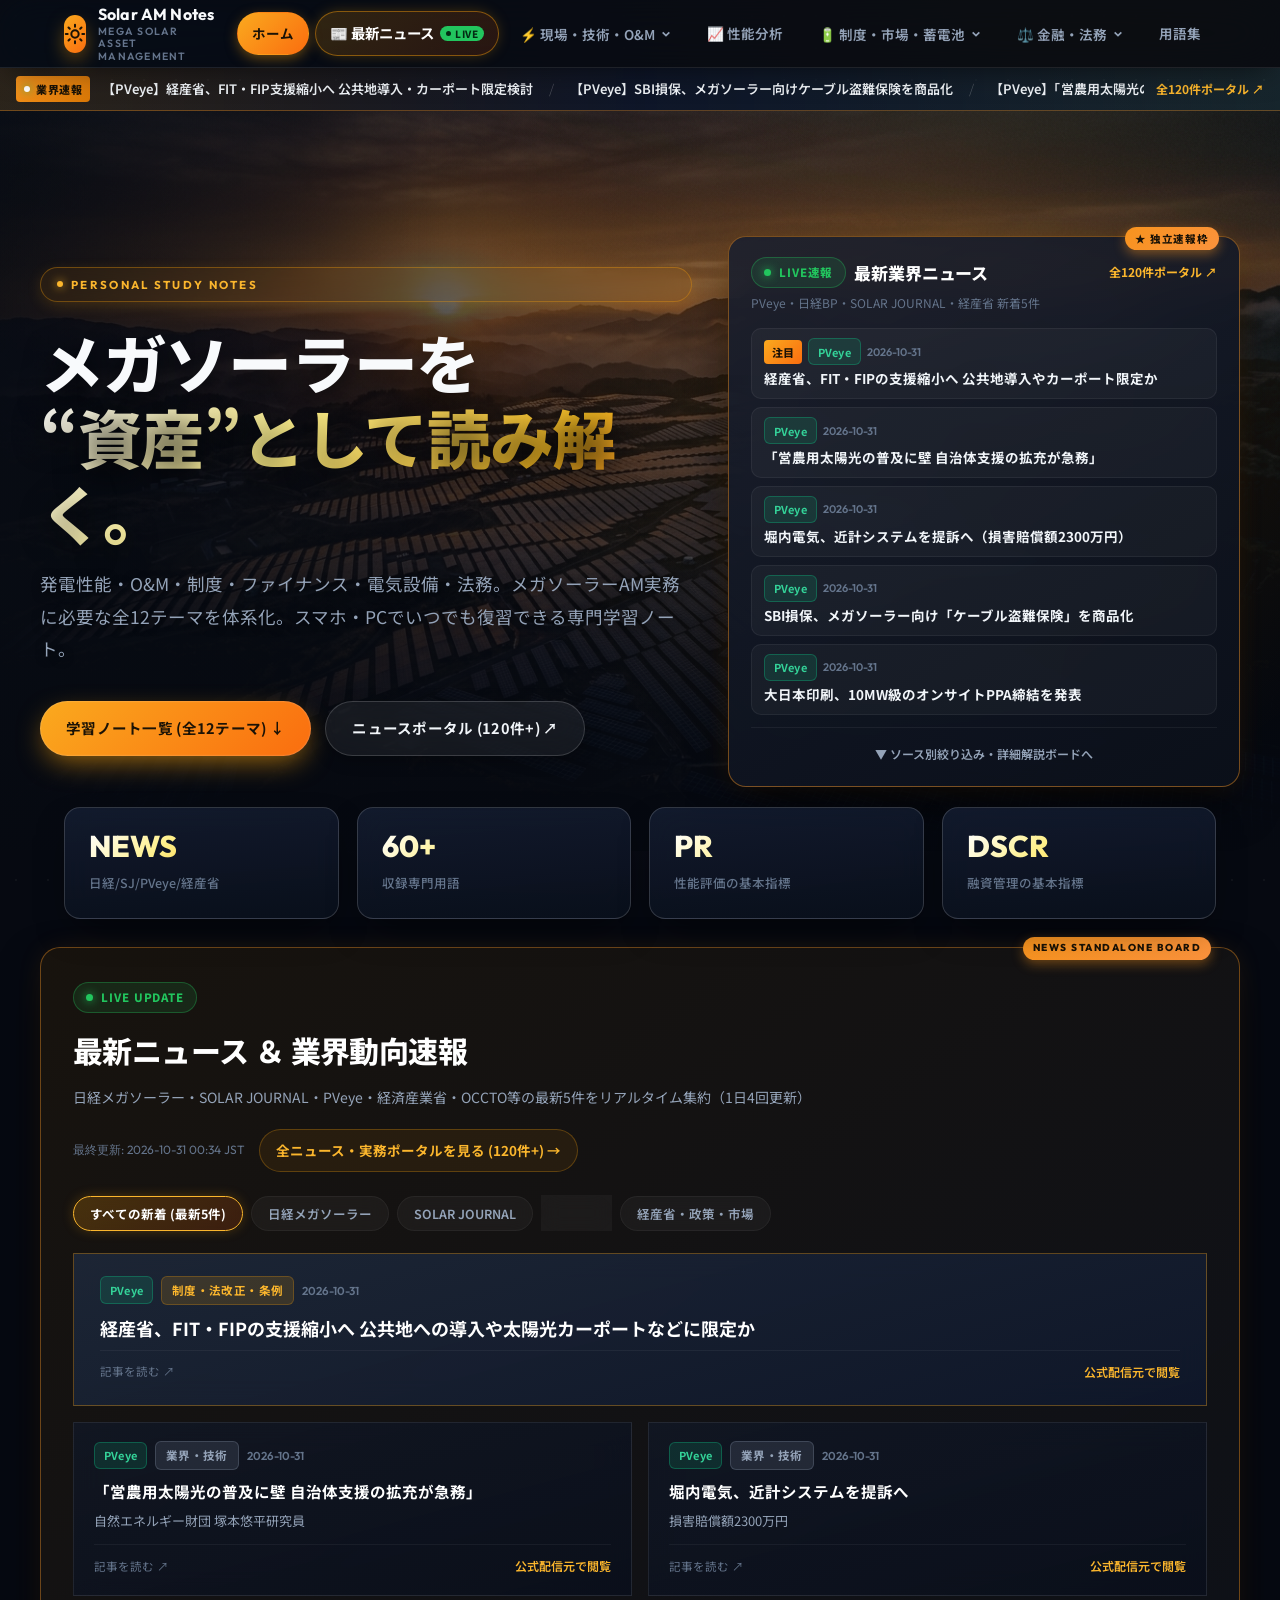
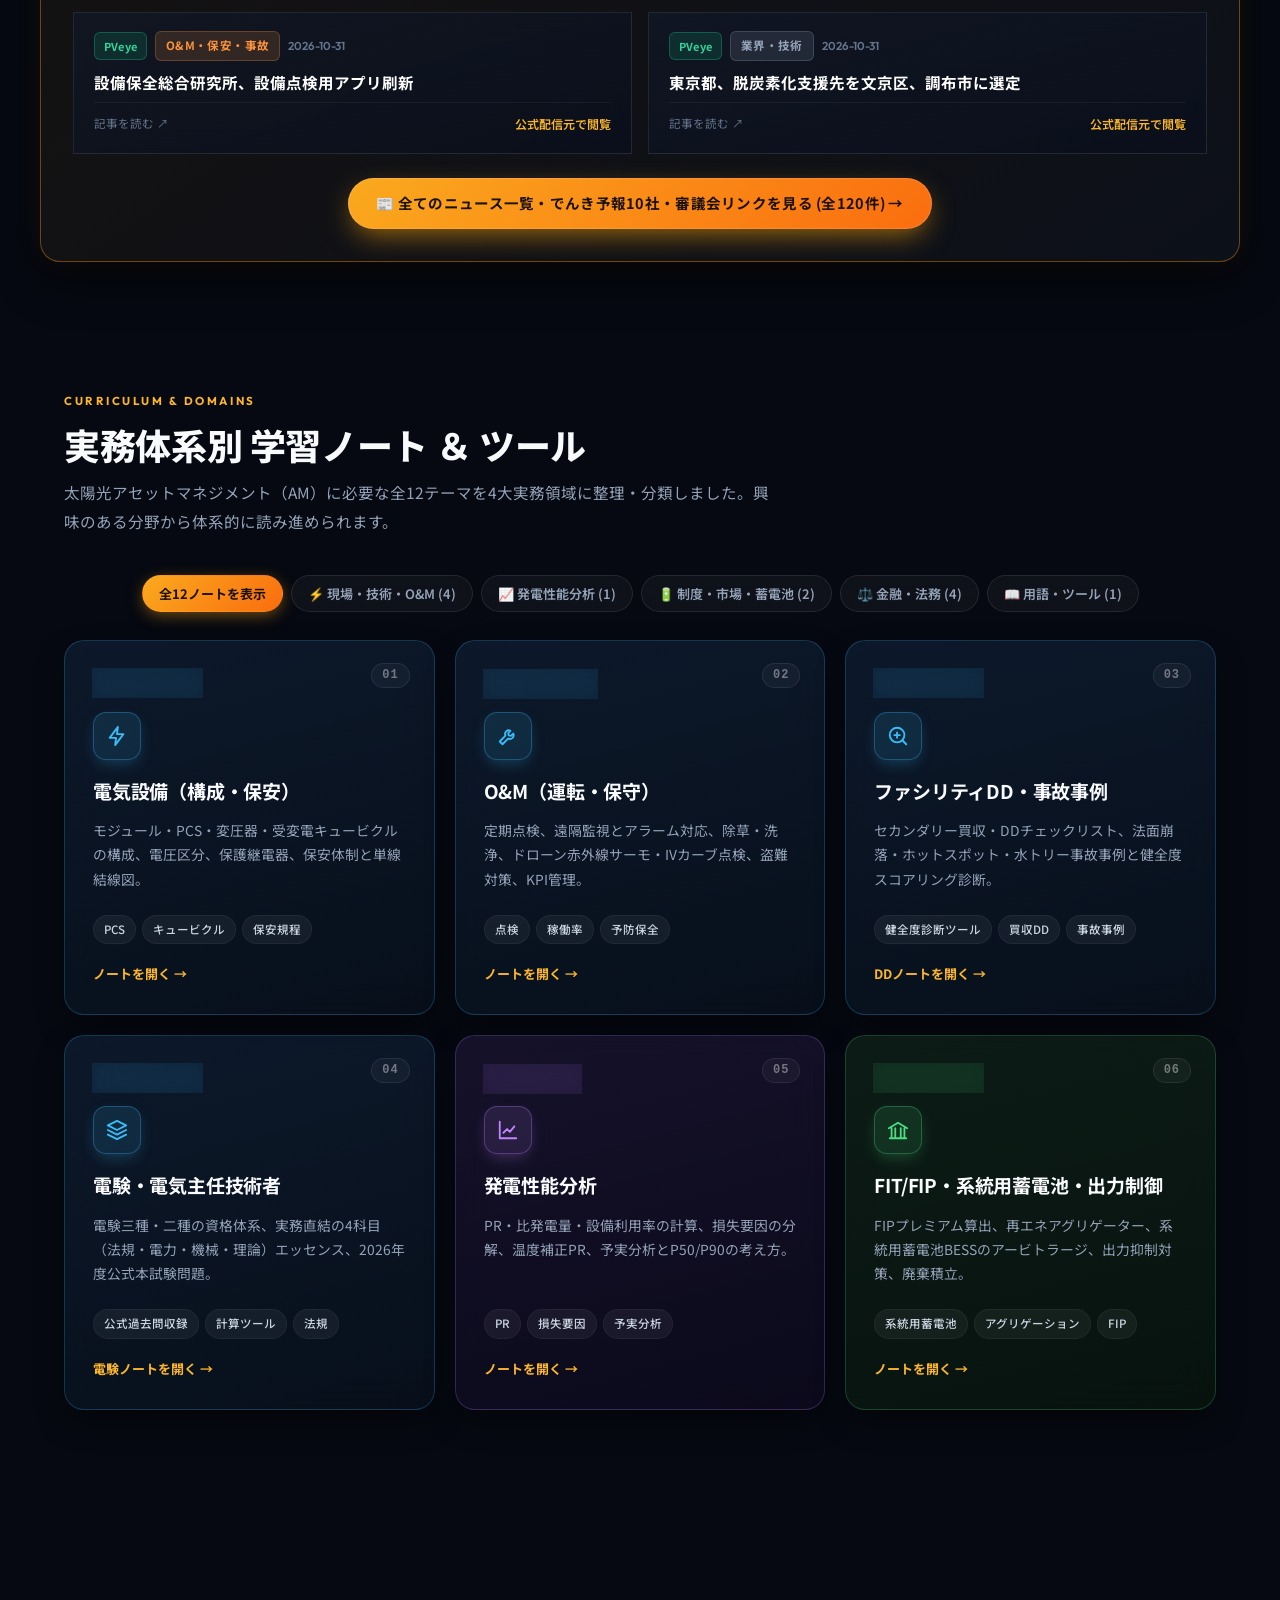
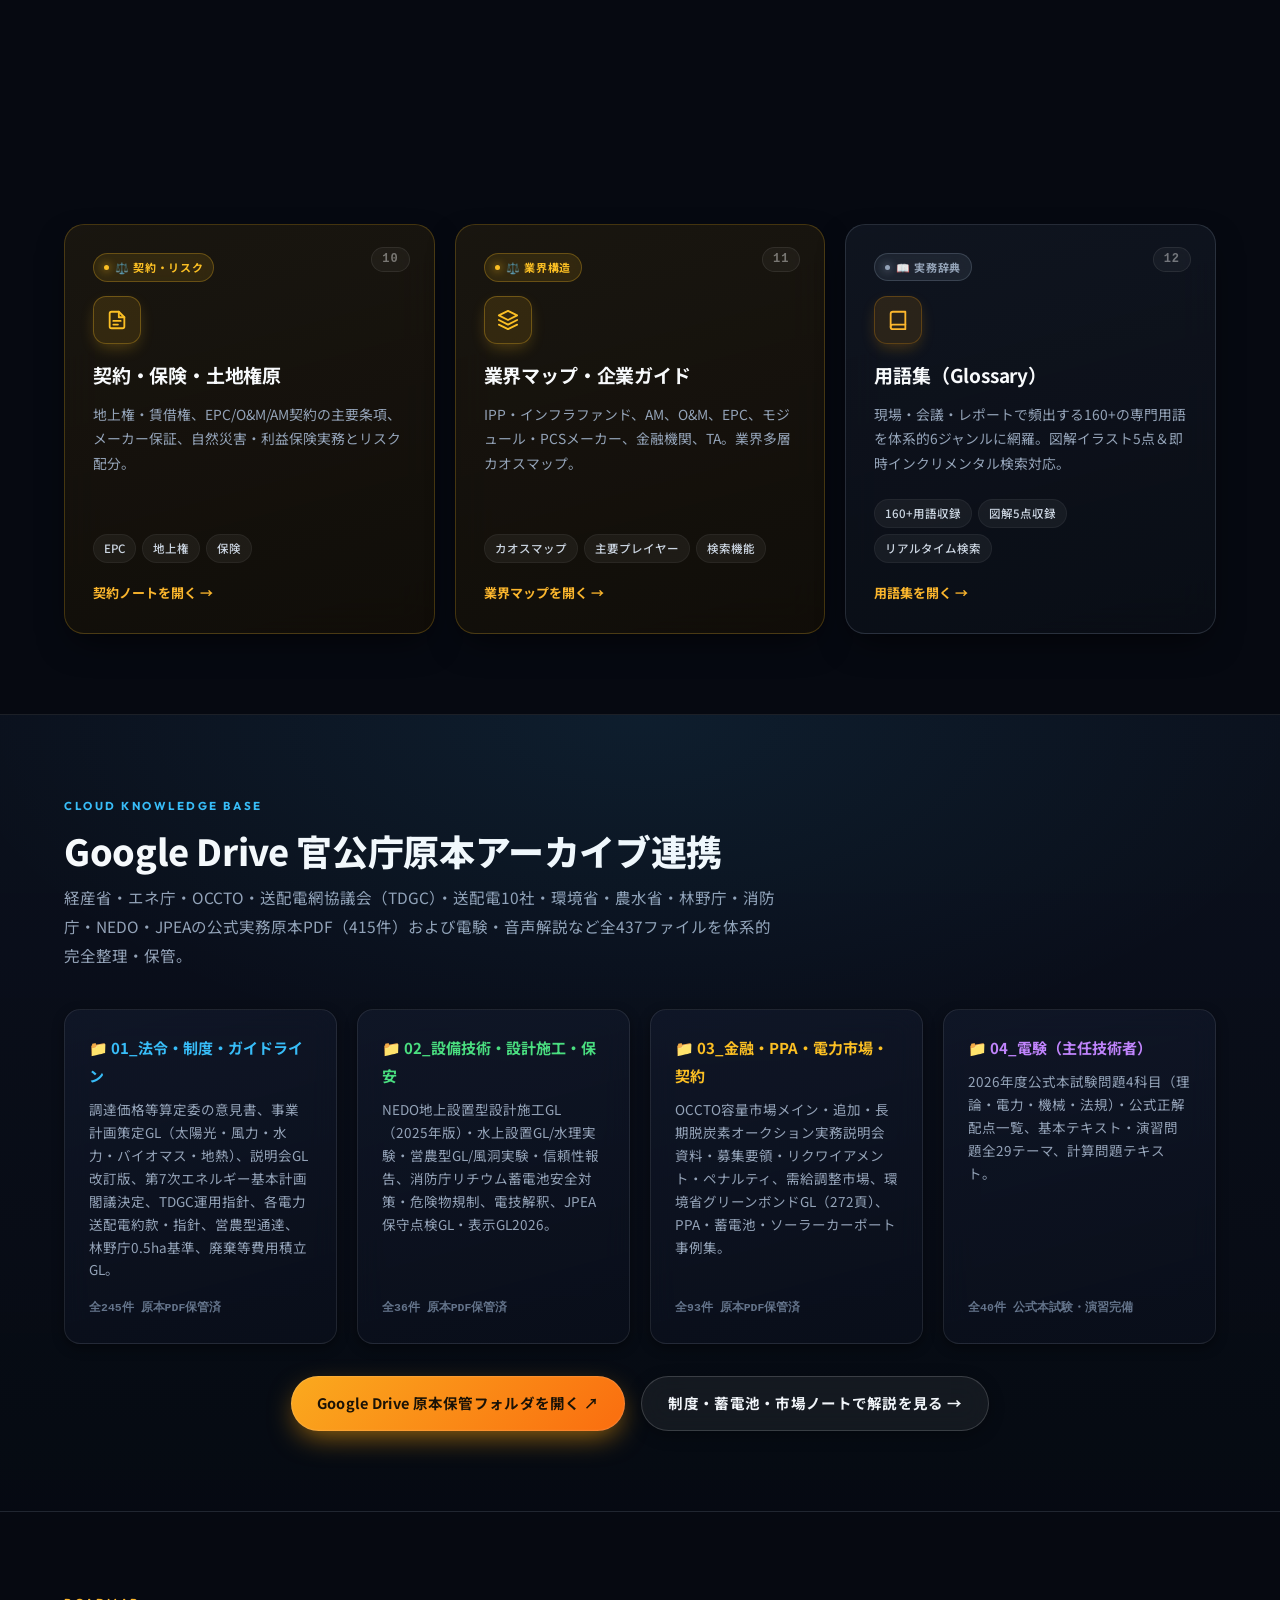
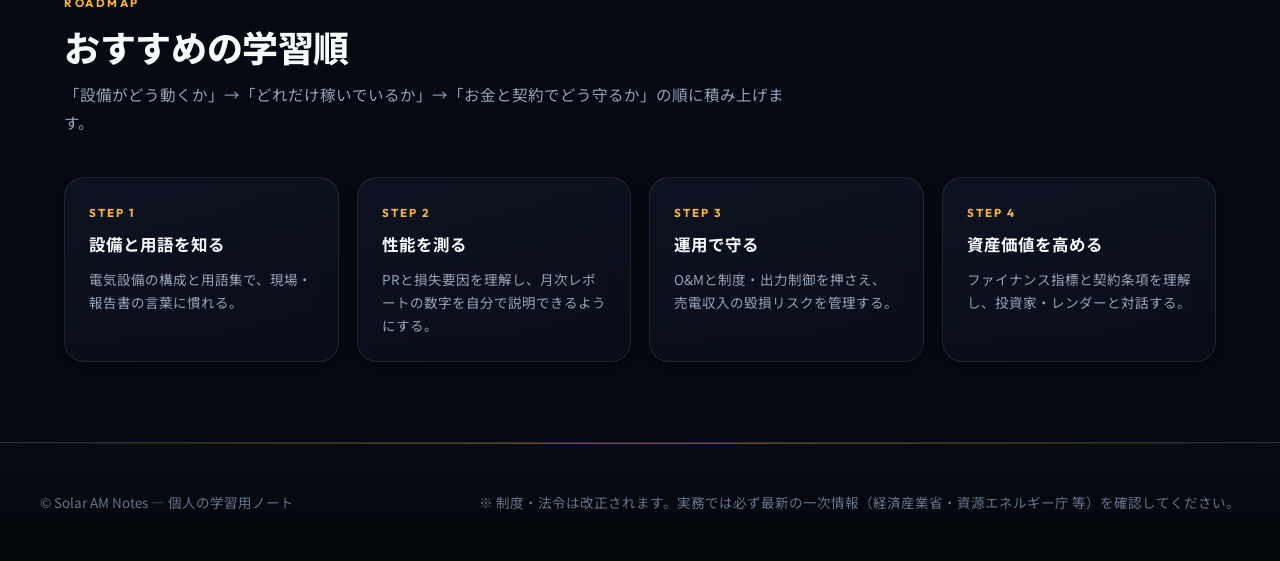
<file: index.html>
<!DOCTYPE html>
<html lang="ja">
<head>
  <meta charset="UTF-8">
  <meta name="viewport" content="width=device-width, initial-scale=1, viewport-fit=cover">
  <title>Solar AM Notes｜メガソーラー・アセットマネジメント学習ノート</title>
  <meta name="description" content="メガソーラーのアセットマネージャーのための個人学習ノート。発電性能分析、O&amp;M、FIT/FIP制度・電力市場、プロジェクトファイナンス、電気設備、法令・契約、用語集をまとめています。">
  <meta name="theme-color" content="#0b0f17">
  <meta property="og:title" content="Solar AM Notes">
  <meta property="og:description" content="メガソーラー・アセットマネジメントの学習ノート">
  <meta property="og:type" content="website">
  <link rel="icon" href="data:image/svg+xml,%3Csvg xmlns='http://www.w3.org/2000/svg' viewBox='0 0 64 64'%3E%3Crect width='64' height='64' rx='16' fill='%23f7931e'/%3E%3Ccircle cx='32' cy='32' r='11' fill='%231a1206'/%3E%3C/svg%3E">
  <link rel="preconnect" href="https://fonts.googleapis.com">
  <link rel="preconnect" href="https://fonts.gstatic.com" crossorigin>
  <link href="https://fonts.googleapis.com/css2?family=Noto+Sans+JP:wght@400;500;700;800&family=Outfit:wght@500;600;700;800&display=swap" rel="stylesheet">
  <link rel="stylesheet" href="assets/css/style.css">
</head>
<body data-root="" data-page="home">
  <div class="progress" id="progress"></div>

  <header class="site-header">
    <div class="header-inner">
      <a class="brand" href="index.html" aria-label="Solar AM Notes ホーム">
        <span class="brand-logo"><svg viewBox="0 0 24 24" fill="none" stroke="#1a1206" stroke-width="2.2" stroke-linecap="round"><circle cx="12" cy="12" r="4"/><path d="M12 2v2M12 20v2M4.9 4.9l1.4 1.4M17.7 17.7l1.4 1.4M2 12h2M20 12h2M4.9 19.1l1.4-1.4M17.7 6.3l1.4-1.4"/></svg></span>
        <span>Solar AM Notes<small>MEGA SOLAR ASSET MANAGEMENT</small></span>
      </a>
      <button class="nav-toggle" id="nav-toggle" aria-label="メニューを開く" aria-expanded="false" aria-controls="site-nav"><span></span></button>
      <nav class="nav" id="site-nav" aria-label="メインナビゲーション"></nav>
    </div>
  </header>

  <!-- ===== ヘッダー直下：最優先速報ティッカーバー（サイトを開いて最速で目に入る独立枠） ===== -->
  <aside class="top-breaking-bar" aria-label="業界最新ニュース速報ティッカー">
    <div class="top-breaking-inner">
      <span class="breaking-badge"><span class="live-dot"></span>業界速報</span>
      <div class="breaking-marquee">
        <a class="breaking-link" href="https://www.pveye.jp/eye_sight/view/6938/" target="_blank" rel="noopener noreferrer">【PVeye】経産省、FIT・FIP支援縮小へ 公共地導入・カーポート限定検討</a>
        <span class="breaking-sep">/</span>
        <a class="breaking-link" href="https://www.pveye.jp/inside_news/view/6944/" target="_blank" rel="noopener noreferrer">【PVeye】SBI損保、メガソーラー向けケーブル盗難保険を商品化</a>
        <span class="breaking-sep">/</span>
        <a class="breaking-link" href="https://www.pveye.jp/eye_sight/view/6964/" target="_blank" rel="noopener noreferrer">【PVeye】「営農用太陽光の普及に壁 自治体支援拡充が急務」</a>
      </div>
      <a class="breaking-all-link" href="news.html">全120件ポータル ↗</a>
    </div>
  </aside>

  <main>
    <!-- ===== Hero (ファーストビュー 2カラム独立ニュース枠) ===== -->
    <section class="hero hero-split">
      <div class="hero-bg" role="img" aria-label="夕暮れのメガソーラー発電所"></div>
      <div class="hero-inner hero-split-inner">
        
        <!-- 左カラム: 学習ポータル メインコンセプト -->
        <div class="hero-col-main">
          <span class="eyebrow">Personal Study Notes</span>
          <h1>メガソーラーを<br><span class="grad-text">“資産”として読み解く。</span></h1>
          <p class="lead">発電性能・O&amp;M・制度・ファイナンス・電気設備・法務。メガソーラーAM実務に必要な全12テーマを体系化。スマホ・PCでいつでも復習できる専門学習ノート。</p>
          <div class="hero-actions">
            <a class="btn btn-primary" href="#topics" id="btn-start">学習ノート一覧 (全12テーマ) ↓</a>
            <a class="btn btn-ghost" href="news.html" id="btn-news-portal">ニュースポータル (120件+) ↗</a>
          </div>
        </div>

        <!-- 右カラム: 【最優先・独立別枠】ファーストビュー最新ニュース速報枠 -->
        <aside class="hero-col-news" aria-label="ファーストビュー最新ニュース速報枠">
          <div class="hero-news-box">
            <div class="hero-news-box-head">
              <div class="hero-news-head-title">
                <span class="live-indicator"><span class="live-dot"></span>LIVE速報</span>
                <h3>最新業界ニュース</h3>
              </div>
              <a class="hero-news-all-link" href="news.html">全120件ポータル ↗</a>
            </div>
            <p class="hero-news-box-sub">PVeye・日経BP・SOLAR JOURNAL・経産省 新着5件</p>
            
            <div class="hero-news-list">
              <a class="hero-news-item" href="https://www.pveye.jp/eye_sight/view/6938/" target="_blank" rel="noopener noreferrer">
                <div class="hero-news-item-meta">
                  <span class="news-featured-tag">注目</span>
                  <span class="badge-source source-pveye">PVeye</span>
                  <span class="news-date">2026-10-31</span>
                </div>
                <h4 class="hero-news-item-title">経産省、FIT・FIPの支援縮小へ 公共地導入やカーポート限定か</h4>
              </a>

              <a class="hero-news-item" href="https://www.pveye.jp/eye_sight/view/6964/" target="_blank" rel="noopener noreferrer">
                <div class="hero-news-item-meta">
                  <span class="badge-source source-pveye">PVeye</span>
                  <span class="news-date">2026-10-31</span>
                </div>
                <h4 class="hero-news-item-title">「営農用太陽光の普及に壁 自治体支援の拡充が急務」</h4>
              </a>

              <a class="hero-news-item" href="https://www.pveye.jp/eye_sight/view/6974/" target="_blank" rel="noopener noreferrer">
                <div class="hero-news-item-meta">
                  <span class="badge-source source-pveye">PVeye</span>
                  <span class="news-date">2026-10-31</span>
                </div>
                <h4 class="hero-news-item-title">堀内電気、近計システムを提訴へ（損害賠償額2300万円）</h4>
              </a>

              <a class="hero-news-item" href="https://www.pveye.jp/inside_news/view/6944/" target="_blank" rel="noopener noreferrer">
                <div class="hero-news-item-meta">
                  <span class="badge-source source-pveye">PVeye</span>
                  <span class="news-date">2026-10-31</span>
                </div>
                <h4 class="hero-news-item-title">SBI損保、メガソーラー向け「ケーブル盗難保険」を商品化</h4>
              </a>

              <a class="hero-news-item" href="https://www.pveye.jp/inside_news/view/6945/" target="_blank" rel="noopener noreferrer">
                <div class="hero-news-item-meta">
                  <span class="badge-source source-pveye">PVeye</span>
                  <span class="news-date">2026-10-31</span>
                </div>
                <h4 class="hero-news-item-title">大日本印刷、10MW級のオンサイトPPA締結を発表</h4>
              </a>
            </div>

            <div class="hero-news-box-foot">
              <a class="hero-news-foot-btn" href="#latest-news-section">▼ ソース別絞り込み・詳細解説ボードへ</a>
            </div>
          </div>
        </aside>

      </div>
    </section>

    <!-- ===== Stats ===== -->
    <div class="section" style="padding-top:0;padding-bottom:0">
      <div class="stats reveal">
        <div class="stat"><b class="grad-text">NEWS</b><span>日経/SJ/PVeye/経産省</span></div>
        <div class="stat"><b class="grad-text">60+</b><span>収録専門用語</span></div>
        <div class="stat"><b class="grad-text">PR</b><span>性能評価の基本指標</span></div>
        <div class="stat"><b class="grad-text">DSCR</b><span>融資管理の基本指標</span></div>
      </div>
    </div>

    <!-- ===== 【特設・最優先独立別枠】最新ニュース＆業界動向速報ボード ===== -->
    <section class="section home-news-section news-standalone-board" id="latest-news-section" aria-labelledby="home-news-title">
      <div class="home-news-header reveal">
        <div class="home-news-title-wrap">
          <span class="live-indicator"><span class="live-dot"></span>LIVE UPDATE</span>
          <h2 id="home-news-title">最新ニュース ＆ 業界動向速報</h2>
          <p>日経メガソーラー・SOLAR JOURNAL・PVeye・経済産業省・OCCTO等の最新5件をリアルタイム集約（1日4回更新）</p>
        </div>
        <div class="home-news-actions">
          <span class="home-news-updated" id="home-news-updated">毎日自動更新中</span>
          <a class="btn-more-news" href="news.html">全ニュース・実務ポータルを見る (120件+) →</a>
        </div>
      </div>

      <!-- クイックソース切り替えフィルター -->
      <div class="filter-chips home-news-chips" id="home-news-chips" role="group" aria-label="ニュースソースで絞り込み">
        <button class="chip active" data-source="all">すべての新着 (最新5件)</button>
        <button class="chip" data-source="日経BP メガソーラービジネス">日経メガソーラー</button>
        <button class="chip" data-source="SOLAR JOURNAL">SOLAR JOURNAL</button>
        <button class="chip" data-source="PVeye">PVeye</button>
        <button class="chip" data-source="policy_market">経産省・政策・市場</button>
      </div>

      <!-- ニュースカード一覧（静的HTML初期レンダリング＋JSインタラクティブ両対応：最新5件） -->
      <div class="home-news-grid" id="home-news-cards">
        <a class="home-news-card" href="https://www.pveye.jp/eye_sight/view/6938/" target="_blank" rel="noopener noreferrer">
          <div>
            <div class="home-news-meta">
              <span class="news-featured-tag">注目</span>
              <span class="badge-source source-pveye">PVeye</span>
              <span class="news-cat cat-policy">制度・法改正・条例</span>
              <span class="news-date">2026-10-31</span>
            </div>
            <h3 class="home-news-title">経産省、FIT・FIPの支援縮小へ 公共地への導入や太陽光カーポートなどに限定か</h3>
            <p class="home-news-summary">2026年以降のFIT/FIP買取制度の見直し議論が加速。野立てメガソーラーへの支援を段階的に縮小し、公共施設やソーラーカーポート等への重点配分を検討。</p>
          </div>
          <div class="home-news-foot">
            <span>記事を読む ↗</span>
            <span class="home-news-link-btn">公式配信元で閲覧</span>
          </div>
        </a>
        <a class="home-news-card" href="https://www.pveye.jp/eye_sight/view/6964/" target="_blank" rel="noopener noreferrer">
          <div>
            <div class="home-news-meta">
              <span class="badge-source source-pveye">PVeye</span>
              <span class="news-cat cat-industry">業界・技術</span>
              <span class="news-date">2026-10-31</span>
            </div>
            <h3 class="home-news-title">「営農用太陽光の普及に壁 自治体支援の拡充が急務」</h3>
            <p class="home-news-summary">自然エネルギー財団 塚本悠平研究員による営農型太陽光（ソーラーシェアリング）の最新レポート。農地転用基準や地域共生における課題を提示。</p>
          </div>
          <div class="home-news-foot">
            <span>記事を読む ↗</span>
            <span class="home-news-link-btn">公式配信元で閲覧</span>
          </div>
        </a>
        <a class="home-news-card" href="https://www.pveye.jp/eye_sight/view/6974/" target="_blank" rel="noopener noreferrer">
          <div>
            <div class="home-news-meta">
              <span class="badge-source source-pveye">PVeye</span>
              <span class="news-cat cat-industry">業界・技術</span>
              <span class="news-date">2026-10-31</span>
            </div>
            <h3 class="home-news-title">堀内電気、近計システムを提訴へ（損害賠償額2300万円）</h3>
            <p class="home-news-summary">太陽光発電遠隔監視・計測機器の納入を巡る損害賠償請求訴訟。業界内の機器トラブルと契約不適合責任の実務リスク。</p>
          </div>
          <div class="home-news-foot">
            <span>記事を読む ↗</span>
            <span class="home-news-link-btn">公式配信元で閲覧</span>
          </div>
        </a>
        <a class="home-news-card" href="https://www.pveye.jp/inside_news/view/6944/" target="_blank" rel="noopener noreferrer">
          <div>
            <div class="home-news-meta">
              <span class="badge-source source-pveye">PVeye</span>
              <span class="news-cat cat-om_tech">O&amp;M・保安・事故</span>
              <span class="news-date">2026-10-31</span>
            </div>
            <h3 class="home-news-title">SBI損保、メガソーラー向け「ケーブル盗難保険」を商品化</h3>
            <p class="home-news-summary">送電用銅線ケーブルの切断盗難が多発する事態を受け、防犯センサー・カメラ設置等を条件に復旧費用や売電損失を補償する専用特約を新設。</p>
          </div>
          <div class="home-news-foot">
            <span>記事を読む ↗</span>
            <span class="home-news-link-btn">公式配信元で閲覧</span>
          </div>
        </a>
        <a class="home-news-card" href="https://www.pveye.jp/inside_news/view/6945/" target="_blank" rel="noopener noreferrer">
          <div>
            <div class="home-news-meta">
              <span class="badge-source source-pveye">PVeye</span>
              <span class="news-cat cat-market">市場・出力制御・PPA</span>
              <span class="news-date">2026-10-31</span>
            </div>
            <h3 class="home-news-title">大日本印刷、10MW級のオンサイトPPA締結を発表</h3>
            <p class="home-news-summary">事業所屋根等を活用した大規模オンサイトコーポレートPPAを推進。非FIT再エネ調達と長期脱炭素目標の達成を加速。</p>
          </div>
          <div class="home-news-foot">
            <span>記事を読む ↗</span>
            <span class="home-news-link-btn">公式配信元で閲覧</span>
          </div>
        </a>
      </div>

      <div class="home-news-footer reveal">
        <a class="btn btn-primary" href="news.html" style="padding: 12px 28px;">
          📰 全てのニュース一覧・でんき予報10社・審議会リンクを見る (全120件) →
        </a>
      </div>
    </section>

    <!-- ===== Topics ===== -->
    <section class="section" id="topics" aria-labelledby="topics-title">
      <div class="section-head reveal">
        <span class="kicker">Curriculum &amp; Domains</span>
        <h2 id="topics-title">実務体系別 学習ノート ＆ ツール</h2>
        <p>太陽光アセットマネジメント（AM）に必要な全12テーマを4大実務領域に整理・分類しました。興味のある分野から体系的に読み進められます。</p>
      </div>

      <!-- カテゴリ切り替えチップ -->
      <div class="filter-chips" id="topic-chips" role="group" aria-label="テーマで絞り込み" style="justify-content: center; margin-bottom: 28px;">
        <button class="chip active" data-filter="all">全12ノートを表示</button>
        <button class="chip" data-filter="tech">⚡ 現場・技術・O&amp;M (4)</button>
        <button class="chip" data-filter="perf">📈 発電性能分析 (1)</button>
        <button class="chip" data-filter="market">🔋 制度・市場・蓄電池 (2)</button>
        <button class="chip" data-filter="finance">⚖️ 金融・法務 (4)</button>
        <button class="chip" data-filter="tool">📖 用語・ツール (1)</button>
      </div>

      <div class="cards" id="topics-grid">

        <!-- ===== 領域1: 現場・電気技術・O&M ===== -->
        <a class="card reveal" href="notes/electrical.html" id="card-electrical" data-cat="tech">
          <span class="badge-domain domain-tech">⚡ 現場・技術</span>
          <span class="num">01</span>
          <span class="card-icon"><svg viewBox="0 0 24 24" fill="none" stroke="currentColor" stroke-width="2" stroke-linecap="round" stroke-linejoin="round"><path d="M13 2L4 14h7l-1 8 9-12h-7z"/></svg></span>
          <h3>電気設備（構成・保安）</h3>
          <p>モジュール・PCS・変圧器・受変電キュービクルの構成、電圧区分、保護継電器、保安体制と単線結線図。</p>
          <div class="tags"><span class="tag">PCS</span><span class="tag">キュービクル</span><span class="tag">保安規程</span></div>
          <span class="more">ノートを開く →</span>
        </a>

        <a class="card reveal" href="notes/om.html" id="card-om" data-cat="tech">
          <span class="badge-domain domain-tech">⚡ 現場・O&amp;M</span>
          <span class="num">02</span>
          <span class="card-icon"><svg viewBox="0 0 24 24" fill="none" stroke="currentColor" stroke-width="2" stroke-linecap="round" stroke-linejoin="round"><path d="M14.7 6.3a4 4 0 0 0-5.4 5.4L3 18l3 3 6.3-6.3a4 4 0 0 0 5.4-5.4l-2.5 2.5-2.4-.6-.6-2.4z"/></svg></span>
          <h3>O&amp;M（運転・保守）</h3>
          <p>定期点検、遠隔監視とアラーム対応、除草・洗浄、ドローン赤外線サーモ・IVカーブ点検、盗難対策、KPI管理。</p>
          <div class="tags"><span class="tag">点検</span><span class="tag">稼働率</span><span class="tag">予防保全</span></div>
          <span class="more">ノートを開く →</span>
        </a>

        <a class="card reveal" href="notes/due-diligence.html" id="card-dd" data-cat="tech">
          <span class="badge-domain domain-tech">⚡ 買収・検査</span>
          <span class="num">03</span>
          <span class="card-icon"><svg viewBox="0 0 24 24" fill="none" stroke="currentColor" stroke-width="2" stroke-linecap="round" stroke-linejoin="round"><circle cx="11" cy="11" r="8"/><line x1="21" y1="21" x2="16.65" y2="16.65"/><path d="M11 8v6M8 11h6"/></svg></span>
          <h3>ファシリティDD・事故事例</h3>
          <p>セカンダリー買収・DDチェックリスト、法面崩落・ホットスポット・水トリー事故事例と健全度スコアリング診断。</p>
          <div class="tags"><span class="tag">健全度診断ツール</span><span class="tag">買収DD</span><span class="tag">事故事例</span></div>
          <span class="more">DDノートを開く →</span>
        </a>

        <a class="card reveal" href="notes/denken.html" id="card-denken" data-cat="tech">
          <span class="badge-domain domain-tech">⚡ 資格・保安</span>
          <span class="num">04</span>
          <span class="card-icon"><svg viewBox="0 0 24 24" fill="none" stroke="currentColor" stroke-width="2" stroke-linecap="round" stroke-linejoin="round"><path d="M12 2L2 7l10 5 10-5-10-5zM2 17l10 5 10-5M2 12l10 5 10-5"/></svg></span>
          <h3>電験・電気主任技術者</h3>
          <p>電験三種・二種の資格体系、実務直結の4科目（法規・電力・機械・理論）エッセンス、2026年度公式本試験問題。</p>
          <div class="tags"><span class="tag">公式過去問収録</span><span class="tag">計算ツール</span><span class="tag">法規</span></div>
          <span class="more">電験ノートを開く →</span>
        </a>

        <!-- ===== 領域2: 発電性能・データ分析 ===== -->
        <a class="card reveal" href="notes/performance.html" id="card-performance" data-cat="perf">
          <span class="badge-domain domain-perf">📈 性能分析</span>
          <span class="num">05</span>
          <span class="card-icon"><svg viewBox="0 0 24 24" fill="none" stroke="currentColor" stroke-width="2" stroke-linecap="round" stroke-linejoin="round"><path d="M3 3v18h18"/><path d="M7 15l4-4 3 3 5-6"/></svg></span>
          <h3>発電性能分析</h3>
          <p>PR・比発電量・設備利用率の計算、損失要因の分解、温度補正PR、予実分析とP50/P90の考え方。</p>
          <div class="tags"><span class="tag">PR</span><span class="tag">損失要因</span><span class="tag">予実分析</span></div>
          <span class="more">ノートを開く →</span>
        </a>

        <!-- ===== 領域3: 制度・電力市場・蓄電池 ===== -->
        <a class="card reveal" href="notes/policy.html" id="card-policy" data-cat="market">
          <span class="badge-domain domain-market">🔋 制度・市場</span>
          <span class="num">06</span>
          <span class="card-icon"><svg viewBox="0 0 24 24" fill="none" stroke="currentColor" stroke-width="2" stroke-linecap="round" stroke-linejoin="round"><path d="M3 21h18M5 21V10M19 21V10M9 21V10M15 21V10M2 10l10-6 10 6"/></svg></span>
          <h3>FIT/FIP・系統用蓄電池・出力制御</h3>
          <p>FIPプレミアム算出、再エネアグリゲーター、系統用蓄電池BESSのアービトラージ、出力抑制対策、廃棄積立。</p>
          <div class="tags"><span class="tag">系統用蓄電池</span><span class="tag">アグリゲーション</span><span class="tag">FIP</span></div>
          <span class="more">ノートを開く →</span>
        </a>

        <a class="card reveal" href="notes/ppa-market.html" id="card-ppa" data-cat="market">
          <span class="badge-domain domain-market">🔋 市場取引</span>
          <span class="num">07</span>
          <span class="card-icon"><svg viewBox="0 0 24 24" fill="none" stroke="currentColor" stroke-width="2" stroke-linecap="round" stroke-linejoin="round"><path d="M13 2L3 14h9l-1 8 10-12h-9l1-8z"/></svg></span>
          <h3>PPA・電力市場取引</h3>
          <p>オフサイト/VPPA/オンサイトPPA、0円コマ・インバランスリスク、容量市場・系統用蓄電池併設と収益シミュレーター。</p>
          <div class="tags"><span class="tag">収益シミュレーター</span><span class="tag">VPPA</span><span class="tag">容量市場</span></div>
          <span class="more">PPA実務ノートを開く →</span>
        </a>

        <!-- ===== 領域4: 金融・法務・事業性 ===== -->
        <a class="card reveal" href="notes/finance.html" id="card-finance" data-cat="finance">
          <span class="badge-domain domain-finance">⚖️ 金融・PF</span>
          <span class="num">08</span>
          <span class="card-icon"><svg viewBox="0 0 24 24" fill="none" stroke="currentColor" stroke-width="2" stroke-linecap="round" stroke-linejoin="round"><path d="M6 4l6 8 6-8M12 12v8M7 13h10M7 17h10"/></svg></span>
          <h3>金融・ファイナンス</h3>
          <p>GK-TKスキーム、プロジェクトファイナンス、キャッシュウォーターフォール、コベナンツ管理、リアルタイムDSCR/IRRシミュレーター。</p>
          <div class="tags"><span class="tag">シミュレーター搭載</span><span class="tag">GK-TK</span><span class="tag">DSCR</span></div>
          <span class="more">金融実務ノートを開く →</span>
        </a>

        <a class="card reveal" href="notes/acts.html" id="card-acts" data-cat="finance">
          <span class="badge-domain domain-finance">⚖️ 法令・許認可</span>
          <span class="num">09</span>
          <span class="card-icon"><svg viewBox="0 0 24 24" fill="none" stroke="currentColor" stroke-width="2" stroke-linecap="round" stroke-linejoin="round"><path d="M14 2H6a2 2 0 0 0-2 2v16a2 2 0 0 0 2 2h12a2 2 0 0 0 2-2V8z"/><polyline points="14 2 14 8 20 8"/><line x1="16" y1="13" x2="8" y2="13"/><line x1="16" y1="17" x2="8" y2="17"/><polyline points="10 9 9 9 8 9"/></svg></span>
          <h3>重要法令詳解</h3>
          <p>電気事業法・再エネ特措法・農地法・森林法・盛土規制法・環境アセス法。義務・手続き・罰則・法令適用診断ツール。</p>
          <div class="tags"><span class="tag">診断ツール搭載</span><span class="tag">電気事業法</span><span class="tag">盛土法</span></div>
          <span class="more">重要法令ノートを開く →</span>
        </a>

        <a class="card reveal" href="notes/legal.html" id="card-legal" data-cat="finance">
          <span class="badge-domain domain-finance">⚖️ 契約・リスク</span>
          <span class="num">10</span>
          <span class="card-icon"><svg viewBox="0 0 24 24" fill="none" stroke="currentColor" stroke-width="2" stroke-linecap="round" stroke-linejoin="round"><path d="M14 3H6a2 2 0 0 0-2 2v14a2 2 0 0 0 2 2h12a2 2 0 0 0 2-2V9z"/><path d="M14 3v6h6M8 13h8M8 17h5"/></svg></span>
          <h3>契約・保険・土地権原</h3>
          <p>地上権・賃借権、EPC/O&amp;M/AM契約の主要条項、メーカー保証、自然災害・利益保険実務とリスク配分。</p>
          <div class="tags"><span class="tag">EPC</span><span class="tag">地上権</span><span class="tag">保険</span></div>
          <span class="more">契約ノートを開く →</span>
        </a>

        <a class="card reveal" href="notes/industry.html" id="card-industry" data-cat="finance">
          <span class="badge-domain domain-finance">⚖️ 業界構造</span>
          <span class="num">11</span>
          <span class="card-icon"><svg viewBox="0 0 24 24" fill="none" stroke="currentColor" stroke-width="2" stroke-linecap="round" stroke-linejoin="round"><polygon points="12 2 2 7 12 12 22 7 12 2"/><polyline points="2 17 12 22 22 17"/><polyline points="2 12 12 17 22 12"/></svg></span>
          <h3>業界マップ・企業ガイド</h3>
          <p>IPP・インフラファンド、AM、O&amp;M、EPC、モジュール・PCSメーカー、金融機関、TA。業界多層カオスマップ。</p>
          <div class="tags"><span class="tag">カオスマップ</span><span class="tag">主要プレイヤー</span><span class="tag">検索機能</span></div>
          <span class="more">業界マップを開く →</span>
        </a>

        <!-- ===== 領域5: 実務リファレンス ===== -->
        <a class="card reveal" href="notes/glossary.html" id="card-glossary" data-cat="tool">
          <span class="badge-domain domain-tool">📖 実務辞典</span>
          <span class="num">12</span>
          <span class="card-icon"><svg viewBox="0 0 24 24" fill="none" stroke="currentColor" stroke-width="2" stroke-linecap="round" stroke-linejoin="round"><path d="M4 19.5A2.5 2.5 0 0 1 6.5 17H20V3H6.5A2.5 2.5 0 0 0 4 5.5z"/><path d="M4 19.5A2.5 2.5 0 0 0 6.5 22H20v-5"/></svg></span>
          <h3>用語集（Glossary）</h3>
          <p>現場・会議・レポートで頻出する160+の専門用語を体系的6ジャンルに網羅。図解イラスト5点＆即時インクリメンタル検索対応。</p>
          <div class="tags"><span class="tag">160+用語収録</span><span class="tag">図解5点収録</span><span class="tag">リアルタイム検索</span></div>
          <span class="more">用語集を開く →</span>
        </a>

      </div>
    </section>

    <!-- ===== Google Drive Knowledge Base Archive ===== -->
    <section class="drive-section" id="drive-archive">
      <div class="section" style="padding-top: 0; padding-bottom: 0;">
        <div class="section-head reveal">
          <span class="kicker" style="color: #38bdf8;">Cloud Knowledge Base</span>
          <h2>Google Drive 官公庁原本アーカイブ連携</h2>
          <p>経産省・エネ庁・OCCTO・送配電網協議会（TDGC）・送配電10社・環境省・農水省・林野庁・消防庁・NEDO・JPEAの公式実務原本PDF（415件）および電験・音声解説など全437ファイルを体系的完全整理・保管。</p>
        </div>

        <div class="drive-grid reveal">
          <div class="drive-card">
            <div class="drive-card-title" style="color: #38bdf8;">📁 01_法令・制度・ガイドライン</div>
            <p>調達価格等算定委の意見書、事業計画策定GL（太陽光・風力・水力・バイオマス・地熱）、説明会GL改訂版、第7次エネルギー基本計画閣議決定、TDGC運用指針、各電力送配電約款・指針、営農型通達、林野庁0.5ha基準、廃棄等費用積立GL。</p>
            <div class="drive-card-count">全245件 原本PDF保管済</div>
          </div>

          <div class="drive-card">
            <div class="drive-card-title" style="color: #4ade80;">📁 02_設備技術・設計施工・保安</div>
            <p>NEDO地上設置型設計施工GL（2025年版）・水上設置GL/水理実験・営農型GL/風洞実験・信頼性報告、消防庁リチウム蓄電池安全対策・危険物規制、電技解釈、JPEA保守点検GL・表示GL2026。</p>
            <div class="drive-card-count">全36件 原本PDF保管済</div>
          </div>

          <div class="drive-card">
            <div class="drive-card-title" style="color: #fbbf24;">📁 03_金融・PPA・電力市場・契約</div>
            <p>OCCTO容量市場メイン・追加・長期脱炭素オークション実務説明会資料・募集要領・リクワイアメント・ペナルティ、需給調整市場、環境省グリーンボンドGL（272頁）、PPA・蓄電池・ソーラーカーポート事例集。</p>
            <div class="drive-card-count">全93件 原本PDF保管済</div>
          </div>

          <div class="drive-card">
            <div class="drive-card-title" style="color: #c084fc;">📁 04_電験（主任技術者）</div>
            <p>2026年度公式本試験問題4科目（理論・電力・機械・法規）・公式正解配点一覧、基本テキスト・演習問題全29テーマ、計算問題テキスト。</p>
            <div class="drive-card-count">全40件 公式本試験・演習完備</div>
          </div>
        </div>

        <div style="text-align: center; margin-top: 2rem; display: flex; justify-content: center; gap: 1rem; flex-wrap: wrap;" class="reveal">
          <a href="https://drive.google.com/open?id=1DrJ6fb1ogmJ0mTASIJPvzN9IL0IlwR_Z&usp=drive_fs" target="_blank" rel="noopener noreferrer" class="btn btn-primary" id="btn-drive-folder">
            Google Drive 原本保管フォルダを開く ↗
          </a>
          <a href="notes/ppa-market.html#gdrive-docs" class="btn btn-ghost" id="btn-drive-index">
            制度・蓄電池・市場ノートで解説を見る →
          </a>
        </div>
      </div>
    </section>

    <!-- ===== Roadmap ===== -->
    <section class="section" aria-labelledby="road-title">
      <div class="section-head reveal">
        <span class="kicker">Roadmap</span>
        <h2 id="road-title">おすすめの学習順</h2>
        <p>「設備がどう動くか」→「どれだけ稼いでいるか」→「お金と契約でどう守るか」の順に積み上げます。</p>
      </div>
      <div class="roadmap">
        <div class="road reveal"><h4>設備と用語を知る</h4><p>電気設備の構成と用語集で、現場・報告書の言葉に慣れる。</p></div>
        <div class="road reveal"><h4>性能を測る</h4><p>PRと損失要因を理解し、月次レポートの数字を自分で説明できるようにする。</p></div>
        <div class="road reveal"><h4>運用で守る</h4><p>O&amp;Mと制度・出力制御を押さえ、売電収入の毀損リスクを管理する。</p></div>
        <div class="road reveal"><h4>資産価値を高める</h4><p>ファイナンス指標と契約条項を理解し、投資家・レンダーと対話する。</p></div>
      </div>
    </section>
  </main>

  <footer class="site-footer">
    <div class="footer-inner">
      <p>© Solar AM Notes — 個人の学習用ノート</p>
      <p>※ 制度・法令は改正されます。実務では必ず最新の一次情報（経済産業省・資源エネルギー庁 等）を確認してください。</p>
    </div>
  </footer>

  <button class="to-top" id="to-top" aria-label="ページの先頭へ戻る"><svg viewBox="0 0 24 24" fill="none" stroke="currentColor" stroke-width="2.6" stroke-linecap="round" stroke-linejoin="round"><path d="M12 19V5M5 12l7-7 7 7"/></svg></button>
  <script src="assets/js/news_data.js"></script>
  <script src="assets/js/main.js"></script>
</body>
</html>
</file>
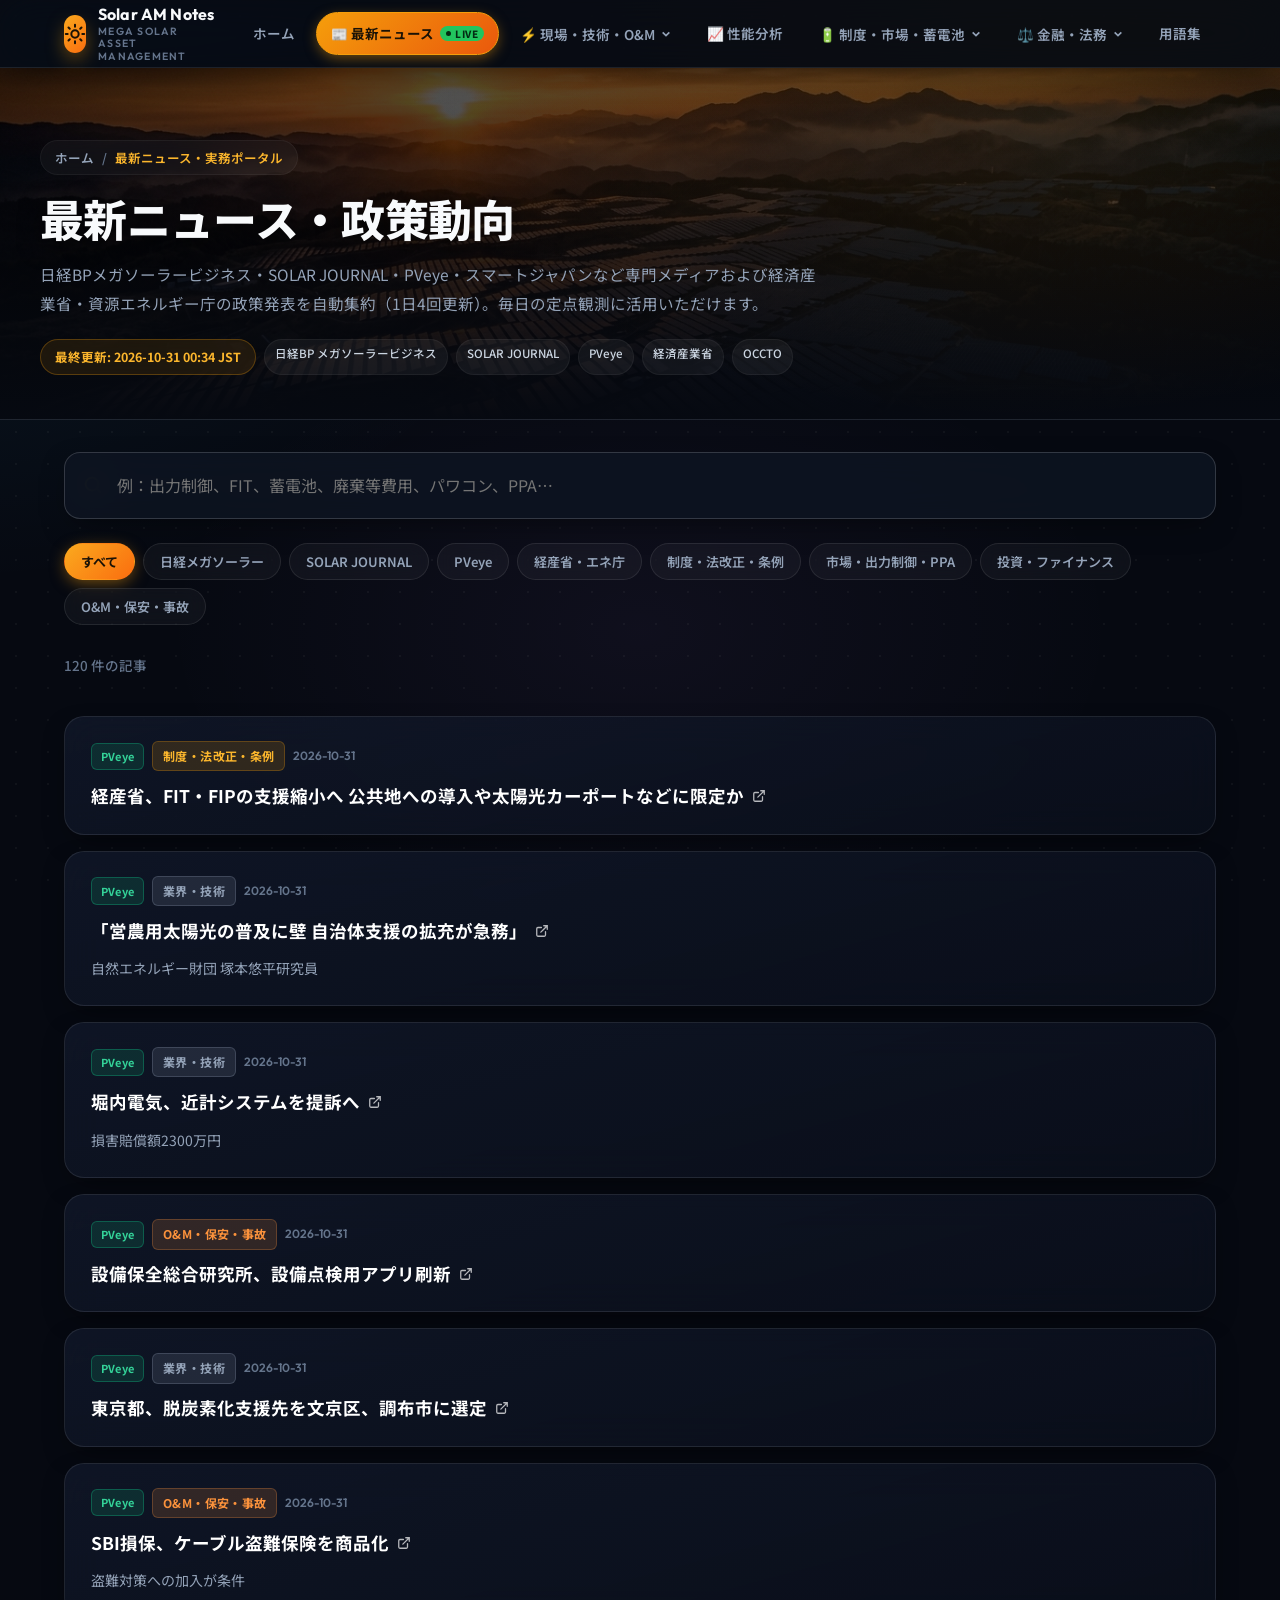
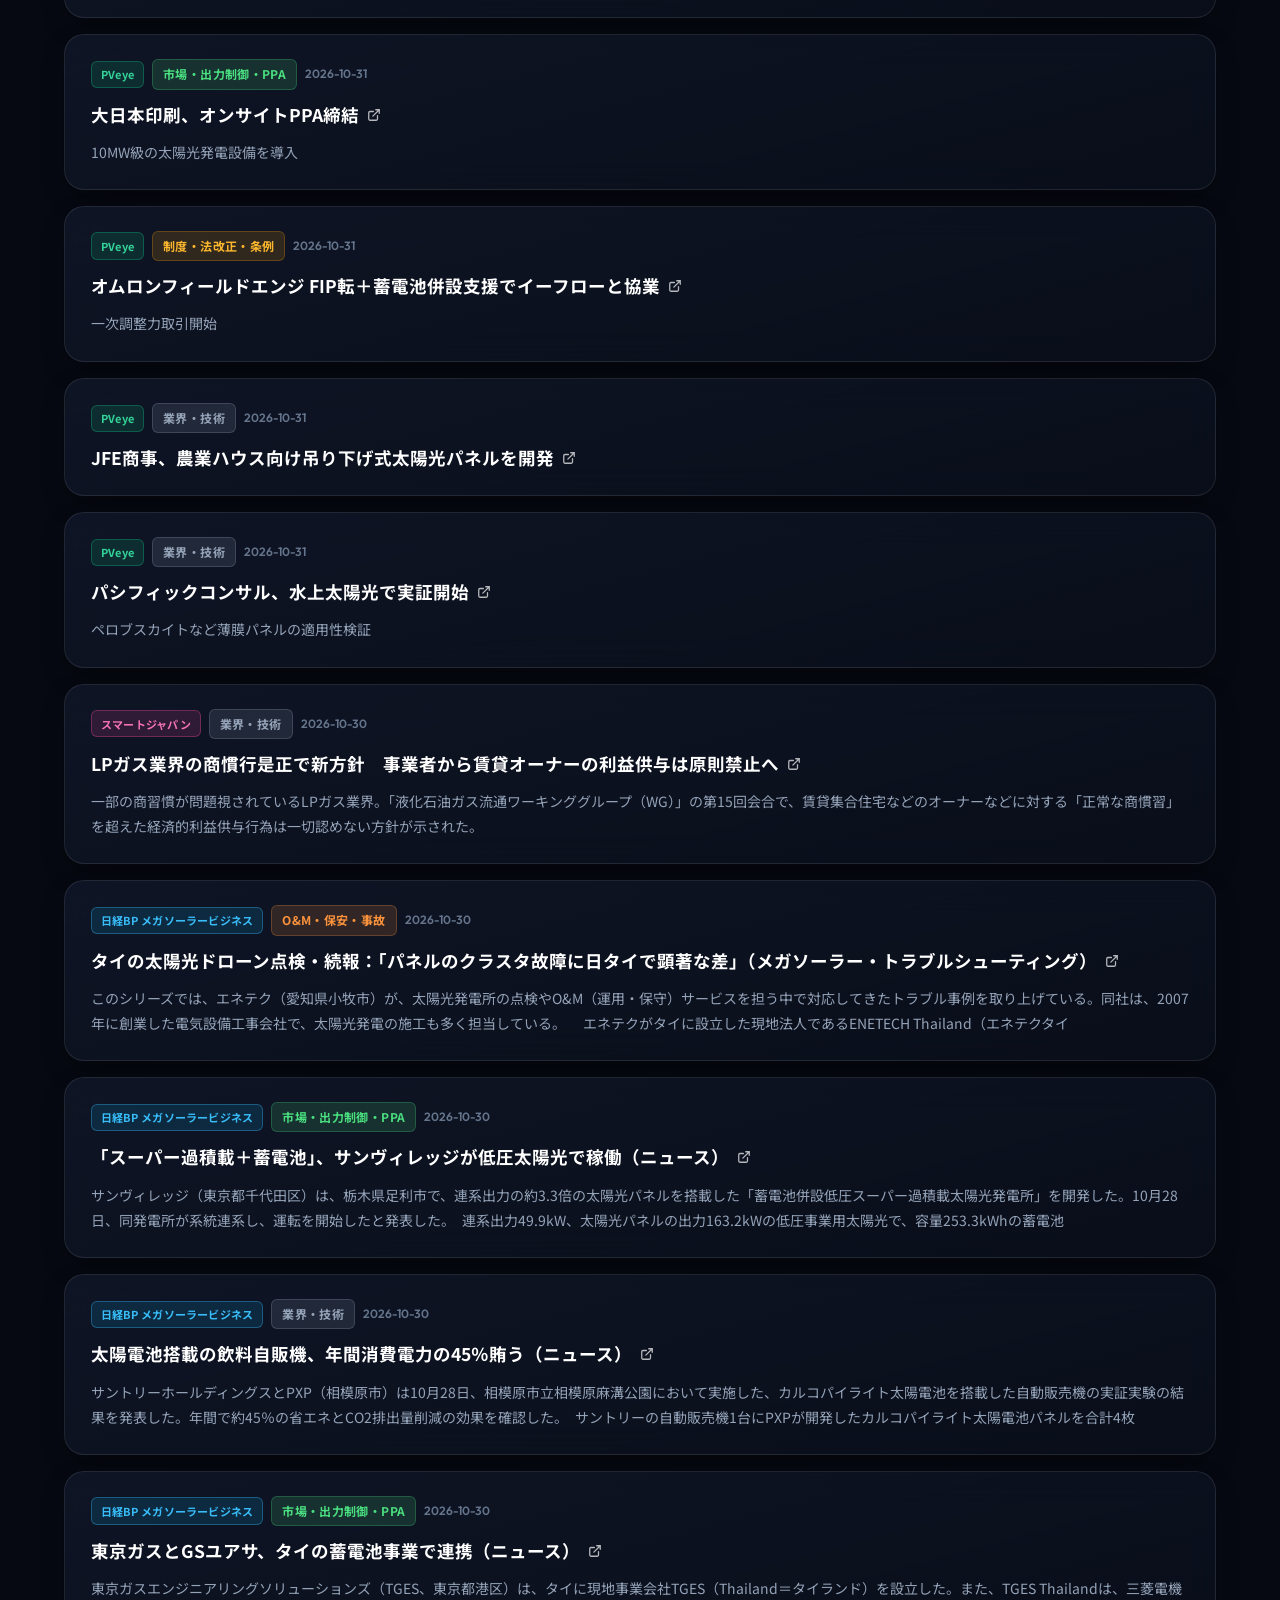
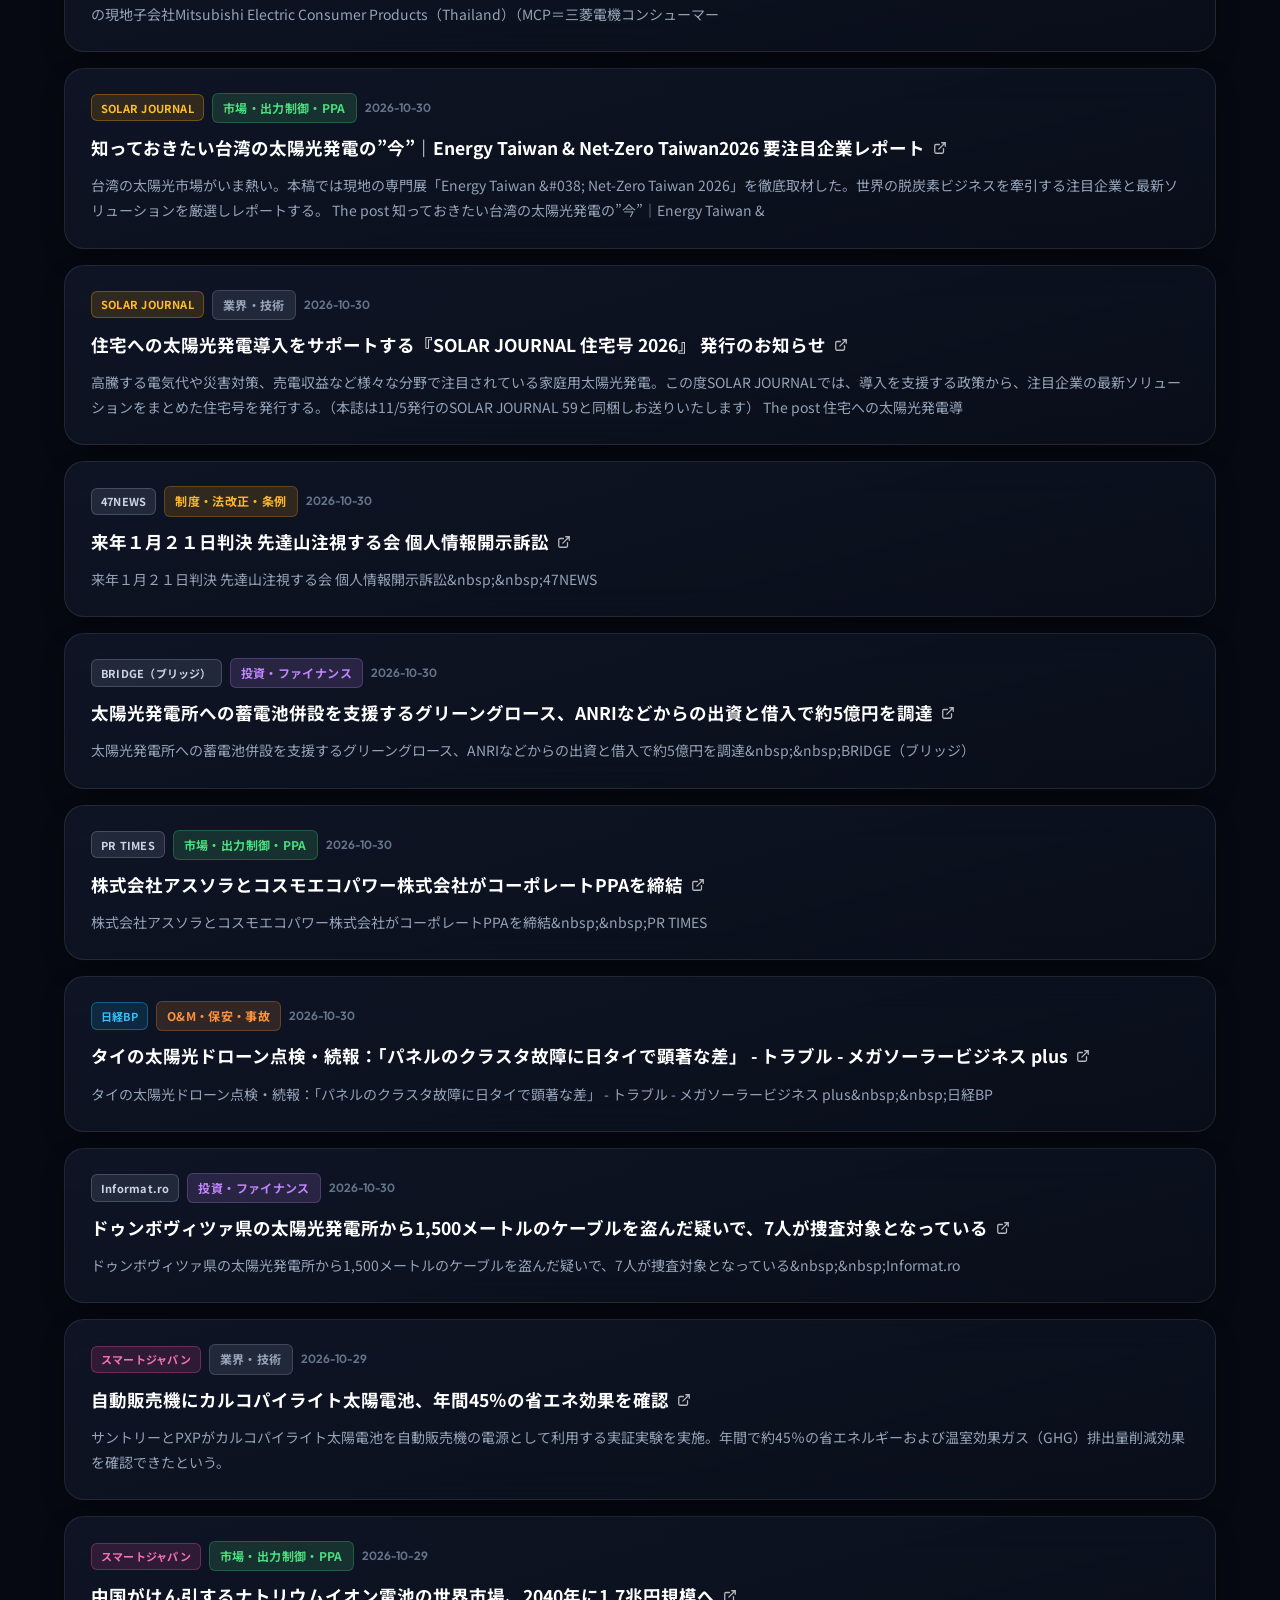
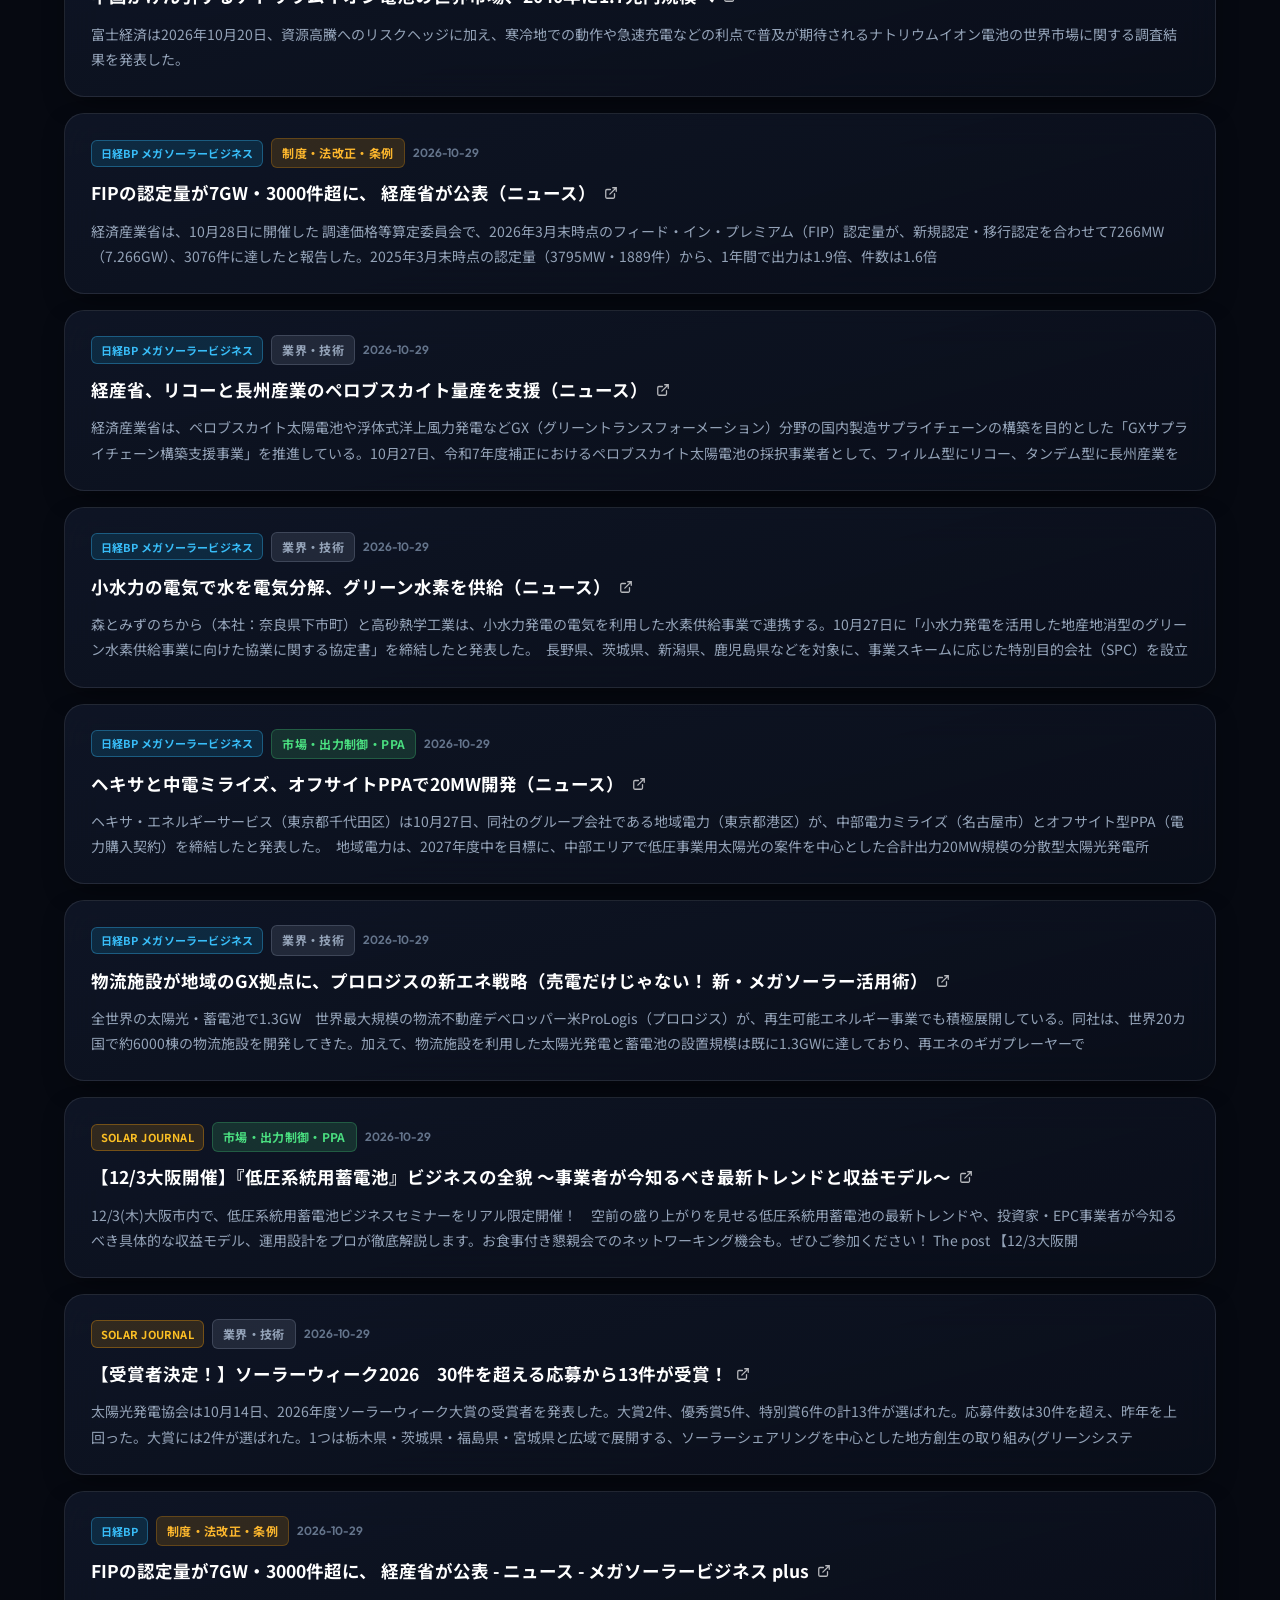
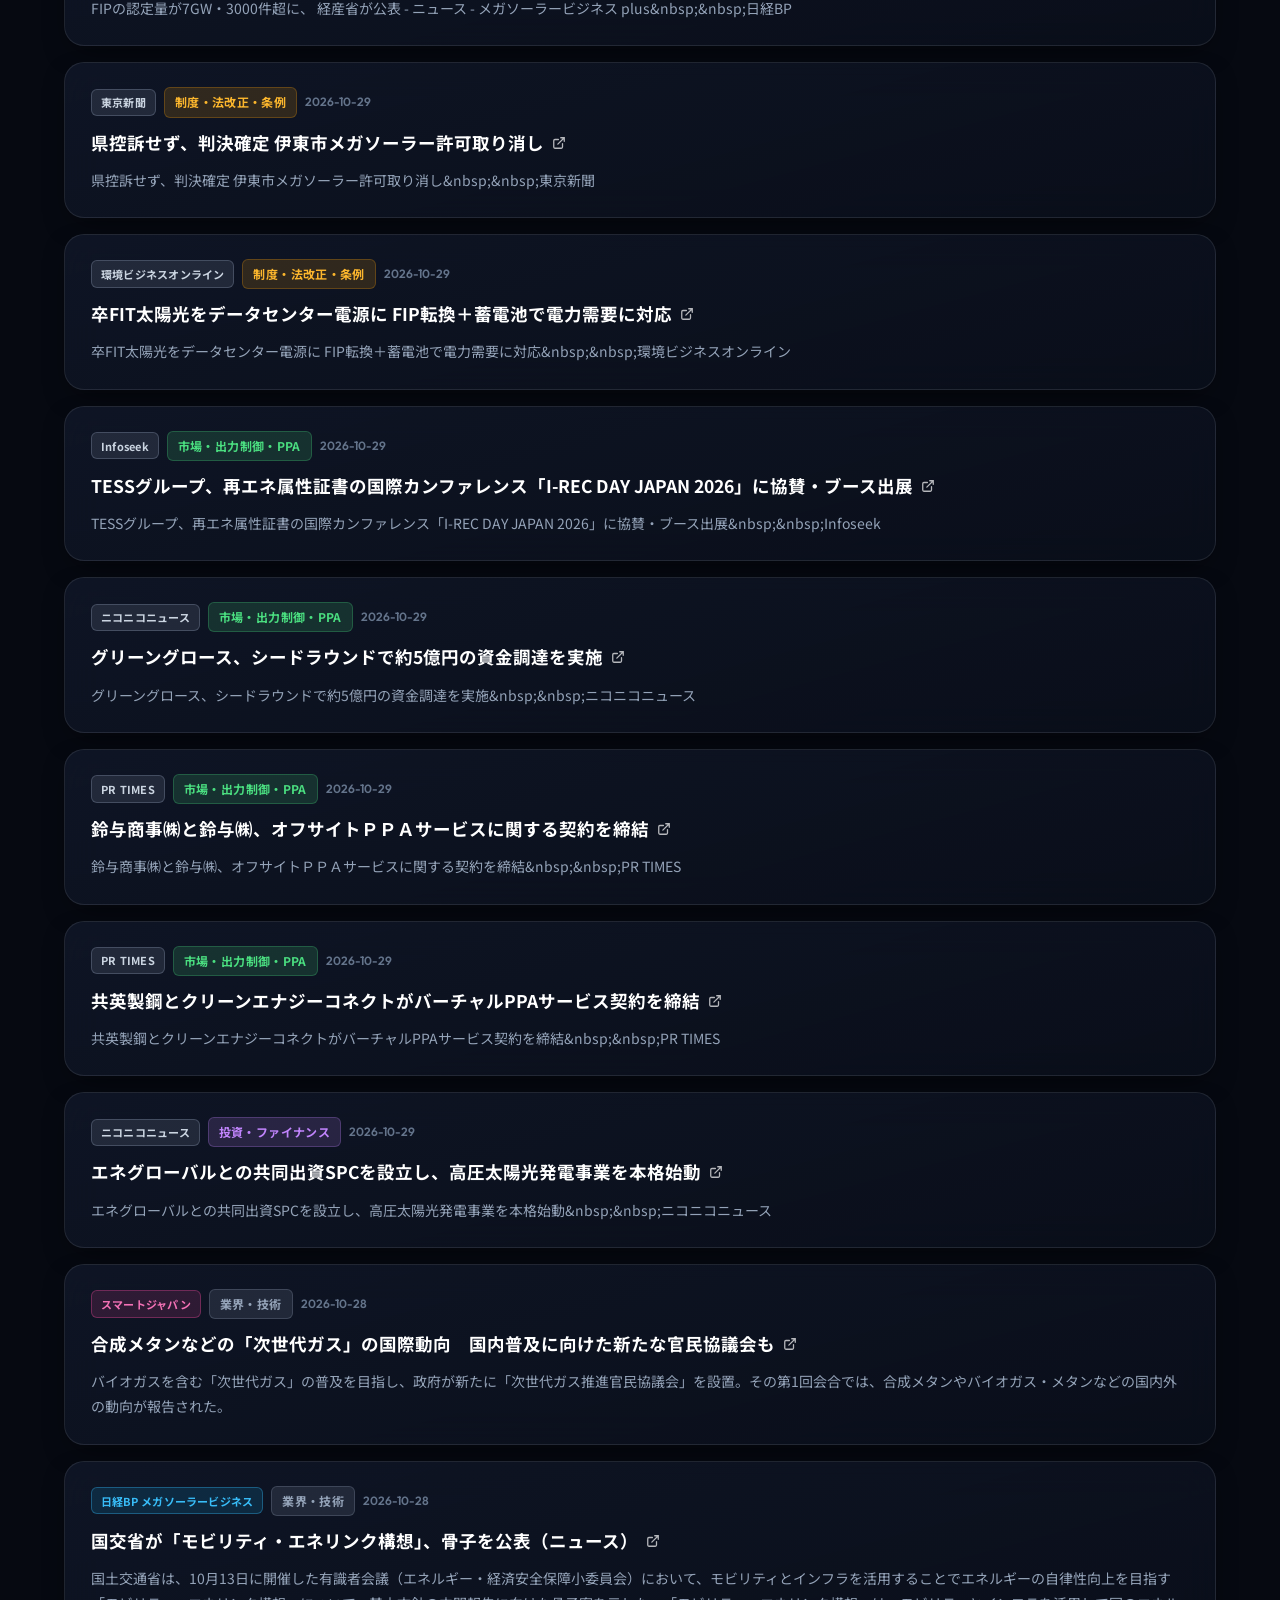
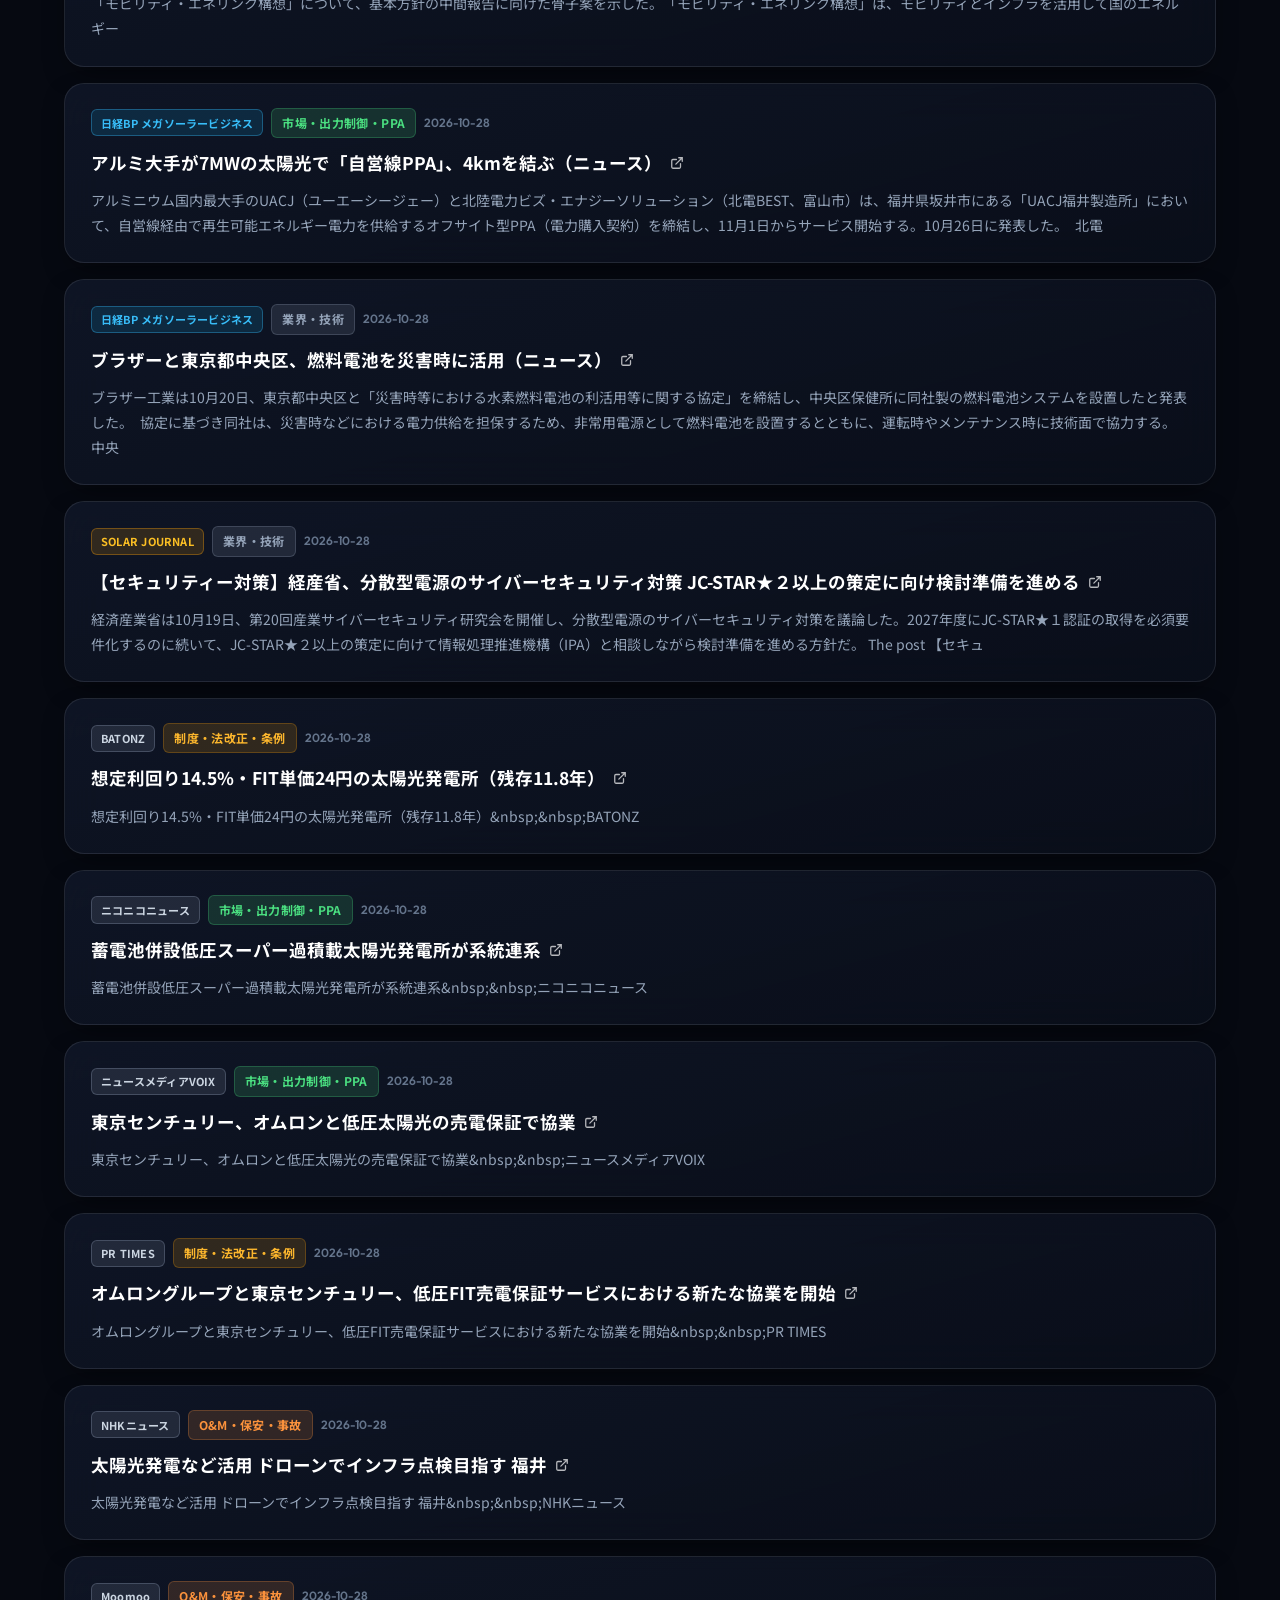
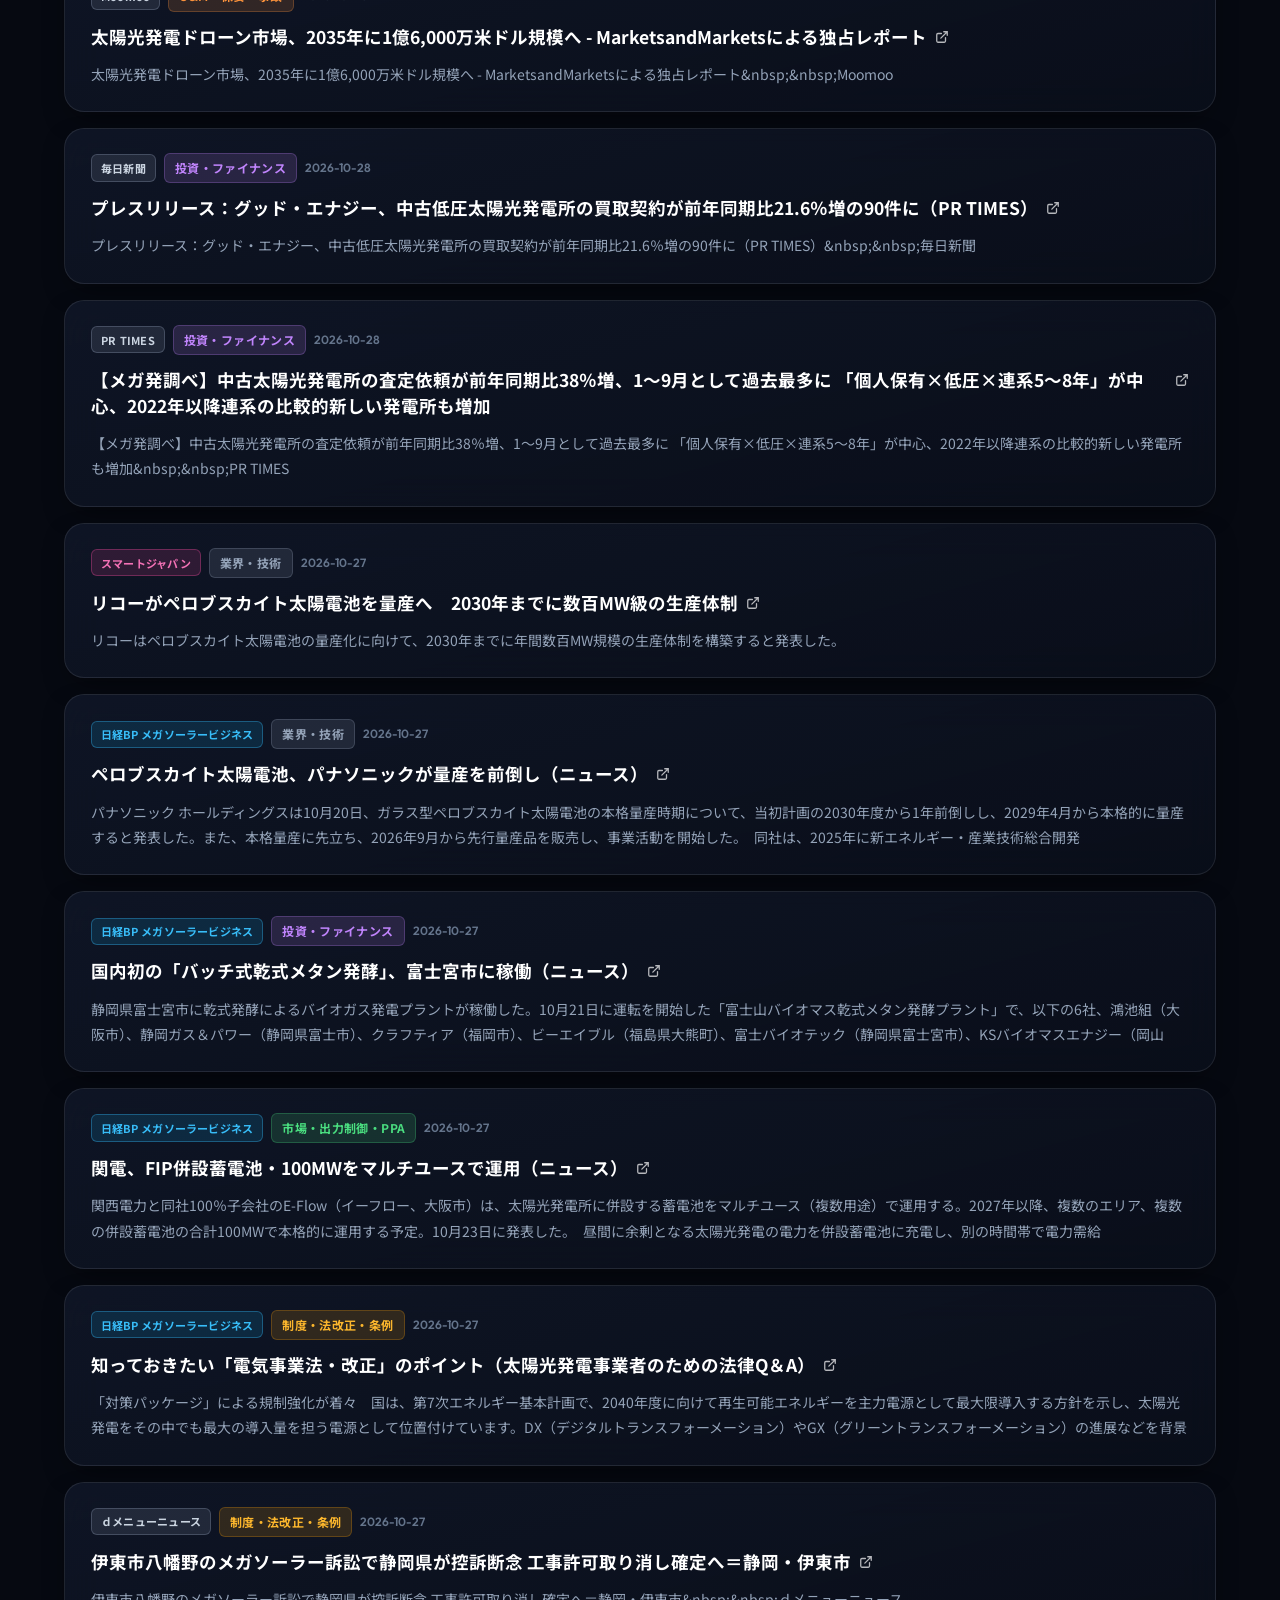
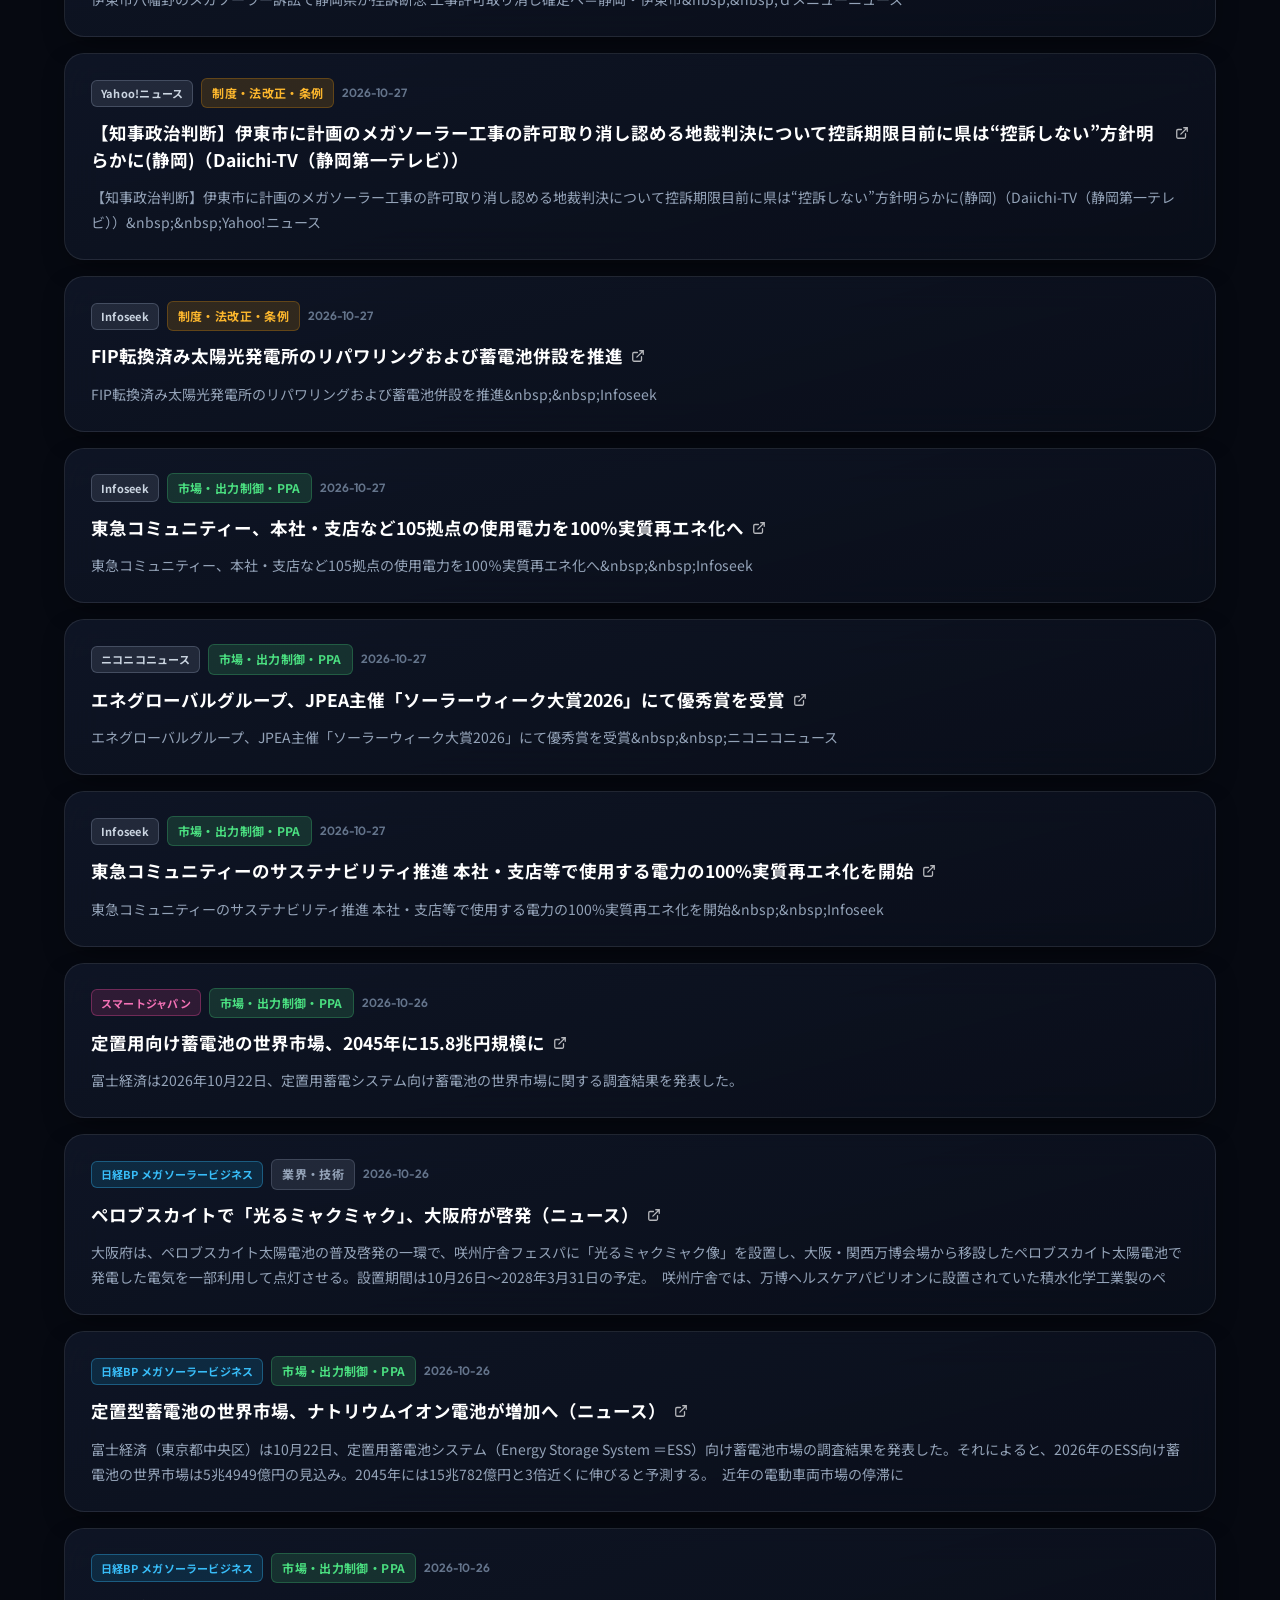
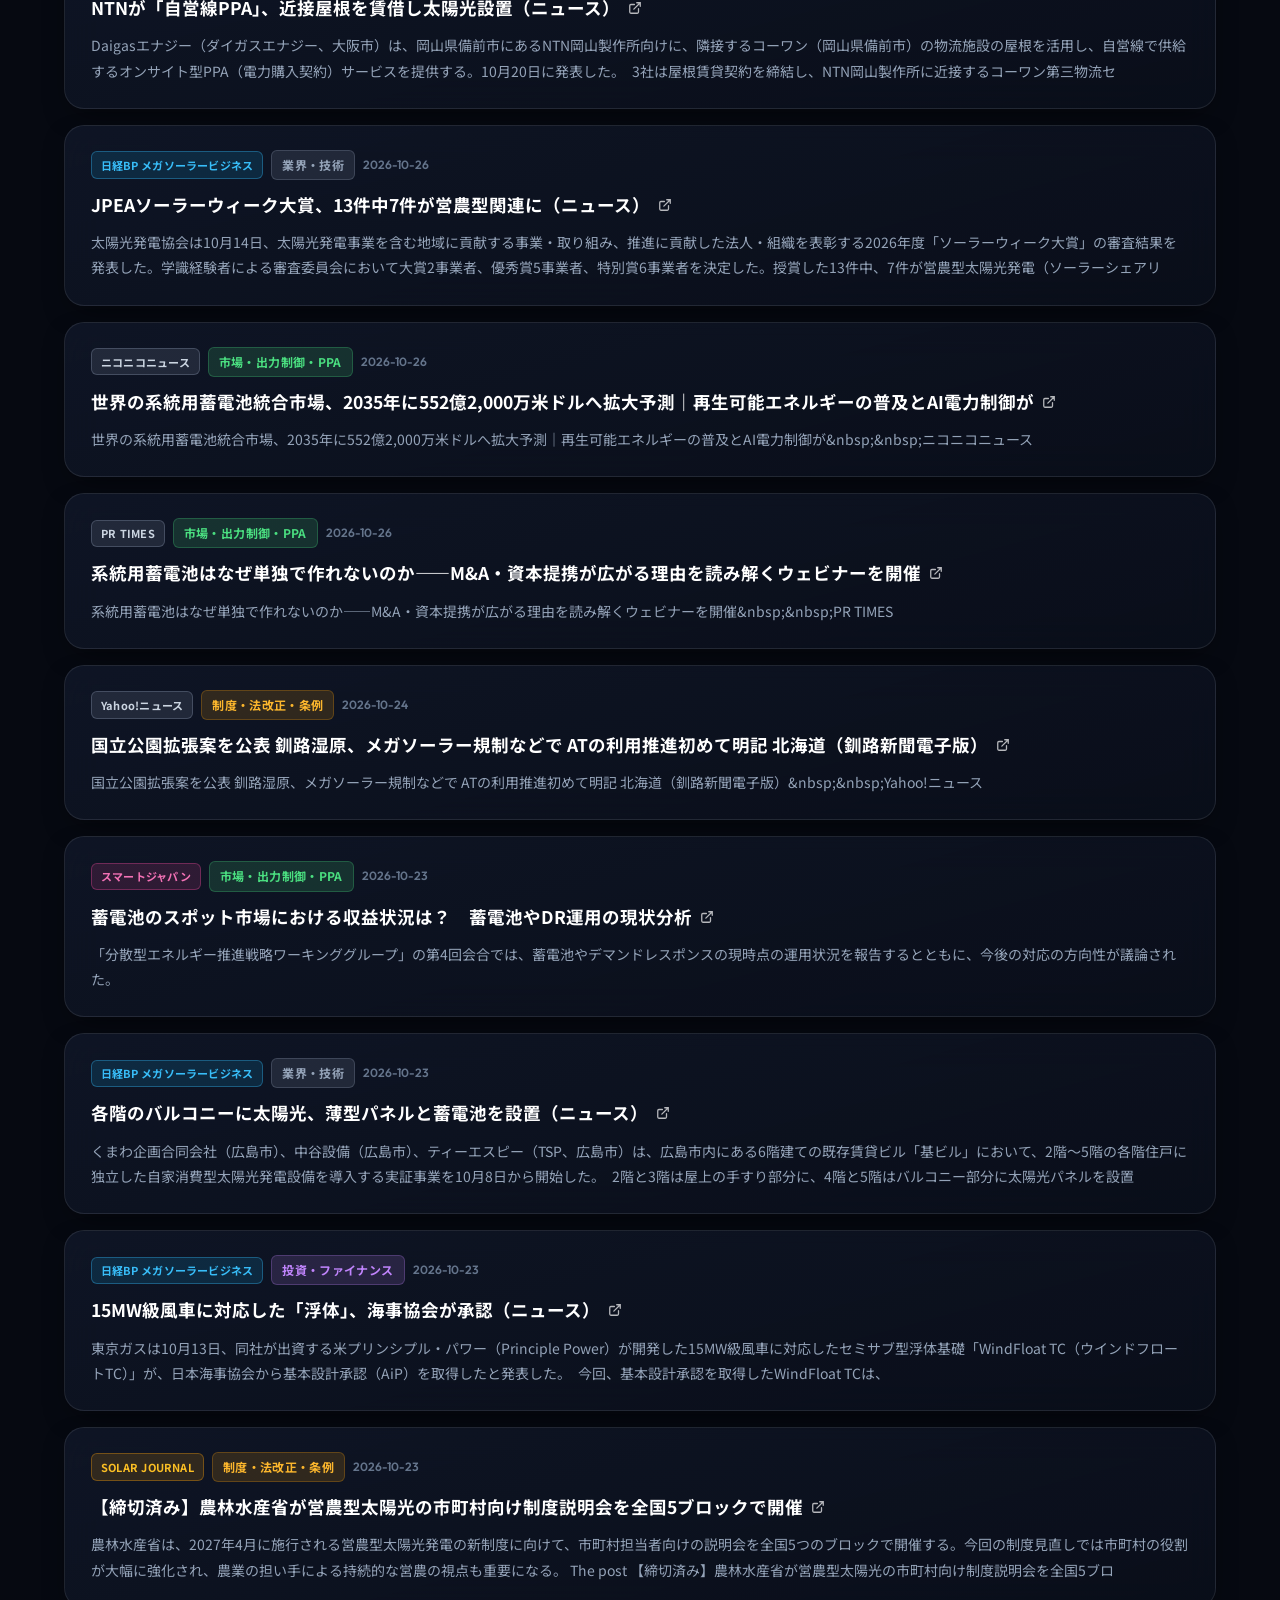
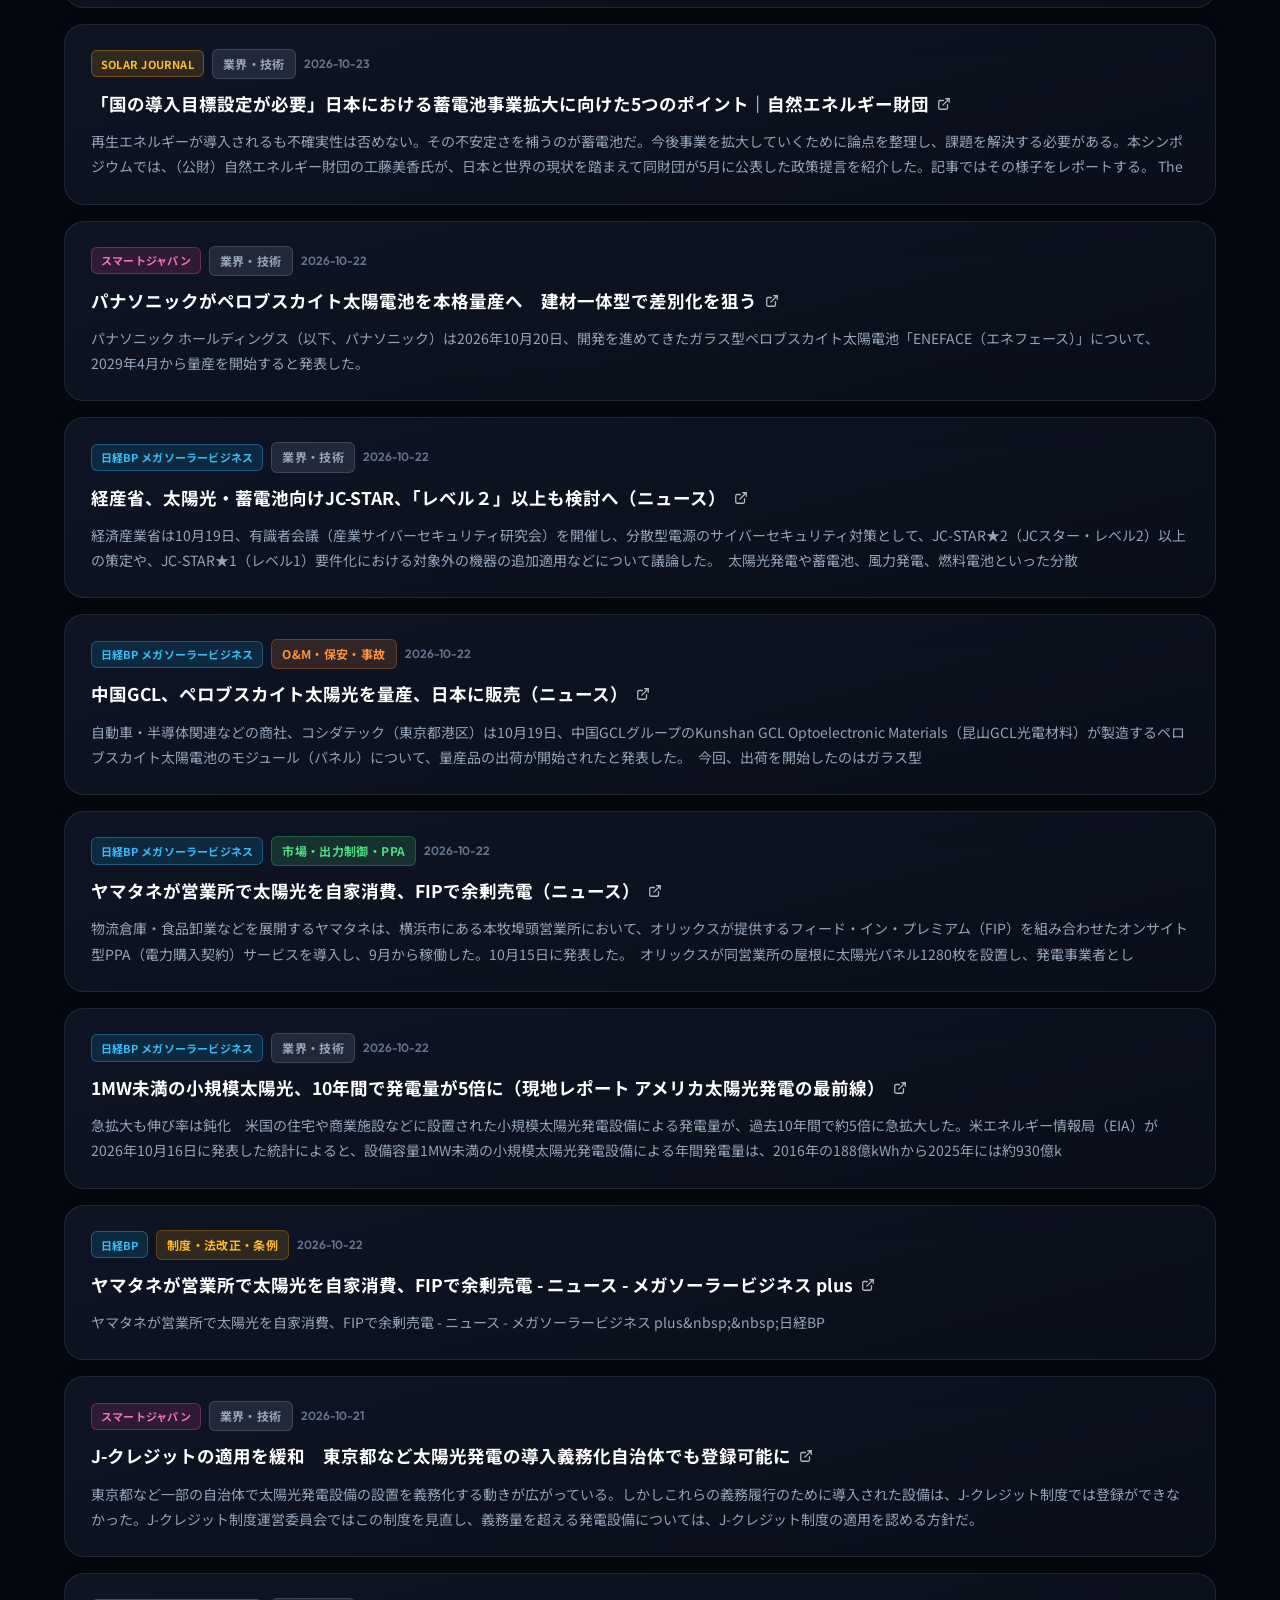
<file: news.html>
<!DOCTYPE html>
<html lang="ja">
<head>
  <meta charset="UTF-8">
  <meta name="viewport" content="width=device-width, initial-scale=1, viewport-fit=cover">
  <title>最新ニュース・政策動向｜Solar AM Notes</title>
  <meta name="description" content="メガソーラー・再エネ関連の最新ニュースと政策動向。経済産業省・資源エネルギー庁、OCCTO、専門メディアなどの最新情報を自動収集。定点観測すべき審議会リンクも網羅。">
  <meta name="theme-color" content="#0b0f17">
  <link rel="icon" href="data:image/svg+xml,%3Csvg xmlns='http://www.w3.org/2000/svg' viewBox='0 0 64 64'%3E%3Crect width='64' height='64' rx='16' fill='%23f7931e'/%3E%3Ccircle cx='32' cy='32' r='11' fill='%231a1206'/%3E%3C/svg%3E">
  <link rel="preconnect" href="https://fonts.googleapis.com">
  <link rel="preconnect" href="https://fonts.gstatic.com" crossorigin>
  <link href="https://fonts.googleapis.com/css2?family=Noto+Sans+JP:wght@400;500;700;800&family=Outfit:wght@500;600;700;800&family=JetBrains+Mono:wght@500&display=swap" rel="stylesheet">
  <link rel="stylesheet" href="assets/css/style.css">
</head>
<body data-root="" data-page="news">
  <div class="progress" id="progress"></div>

  <header class="site-header">
    <div class="header-inner">
      <a class="brand" href="index.html" aria-label="Solar AM Notes ホーム">
        <span class="brand-logo"><svg viewBox="0 0 24 24" fill="none" stroke="#1a1206" stroke-width="2.2" stroke-linecap="round"><circle cx="12" cy="12" r="4"/><path d="M12 2v2M12 20v2M4.9 4.9l1.4 1.4M17.7 17.7l1.4 1.4M2 12h2M20 12h2M4.9 19.1l1.4-1.4M17.7 6.3l1.4-1.4"/></svg></span>
        <span>Solar AM Notes<small>MEGA SOLAR ASSET MANAGEMENT</small></span>
      </a>
      <button class="nav-toggle" id="nav-toggle" aria-label="メニューを開く" aria-expanded="false" aria-controls="site-nav"><span></span></button>
      <nav class="nav" id="site-nav" aria-label="メインナビゲーション"></nav>
    </div>
  </header>

  <main>
    <section class="page-hero">
      <div class="page-hero-inner">
        <nav class="breadcrumb" aria-label="パンくずリスト"><a href="index.html">ホーム</a><span>/</span><span>最新ニュース・実務ポータル</span></nav>
        <h1>最新ニュース・政策動向</h1>
        <p>日経BPメガソーラービジネス・SOLAR JOURNAL・PVeye・スマートジャパンなど専門メディアおよび経済産業省・資源エネルギー庁の政策発表を自動集約（1日4回更新）。毎日の定点観測に活用いただけます。</p>
        <div class="meta">
          <span class="update-badge" id="news-updated">毎日自動更新中</span>
          <span class="tag">日経BP メガソーラービジネス</span><span class="tag">SOLAR JOURNAL</span><span class="tag">PVeye</span><span class="tag">経済産業省</span><span class="tag">OCCTO</span>
        </div>
      </div>
    </section>

    <div class="section" style="padding-top:32px">
      <!-- 検索とカテゴリフィルタ -->
      <div class="search-box">
        <svg viewBox="0 0 24 24" fill="none" stroke="currentColor" stroke-width="2" stroke-linecap="round"><circle cx="11" cy="11" r="7"/><path d="M20 20l-3.5-3.5"/></svg>
        <input type="search" id="news-search" placeholder="例：出力制御、FIT、蓄電池、廃棄等費用、パワコン、PPA…" aria-label="ニュースを検索" autocomplete="off">
      </div>

      <div class="filter-chips" role="group" aria-label="メディア・カテゴリで絞り込み">
        <button class="chip news-chip active" data-filter="all">すべて</button>
        <button class="chip news-chip" data-filter="source-nikkei">日経メガソーラー</button>
        <button class="chip news-chip" data-filter="source-sj">SOLAR JOURNAL</button>
        <button class="chip news-chip" data-filter="source-pveye">PVeye</button>
        <button class="chip news-chip" data-filter="meti">経産省・エネ庁</button>
        <button class="chip news-chip" data-filter="policy">制度・法改正・条例</button>
        <button class="chip news-chip" data-filter="market">市場・出力制御・PPA</button>
        <button class="chip news-chip" data-filter="finance">投資・ファイナンス</button>
        <button class="chip news-chip" data-filter="om_tech">O&amp;M・保安・事故</button>
      </div>

      <div class="news-header-meta">
        <span class="count" id="news-count" aria-live="polite">読み込み中...</span>
      </div>

      <!-- ニュースフィード一覧 -->
      <div class="news-cards" id="news-cards">
        <p style="color:var(--text-sub);padding:30px;text-align:center;">ニュースを読み込んでいます...</p>
      </div>
      <p class="empty" id="news-empty">該当するニュースが見つかりませんでした。</p>

      <!-- 実務情報収集ポータル 完全マップ -->
      <section style="margin-top:72px" id="monitoring-sources">
        <div class="section-head">
          <span class="kicker" style="color: #38bdf8;">Comprehensive Monitoring Hub</span>
          <h2>太陽光・蓄電池 実務情報収集ポータル（公式一次情報源完全網羅）</h2>
          <p>アセットマネジメント（AM）・発電所運営で毎日・定期的に定点観測すべき、全国10エリア「でんき予報・出力制御情報」、政府各省庁・重要審議会、卸電力市場・気象データへの直行ハブです。</p>
        </div>

        <!-- カテゴリ1: でんき予報・再エネ出力制御（全国10エリア） -->
        <div style="margin-top: 36px;">
          <h3 style="font-size: 1.25rem; font-weight: 700; color: #38bdf8; display: flex; align-items: center; gap: 8px; margin-bottom: 12px;">
            <span>⚡</span> 【でんき予報 ＆ 再生可能エネルギー出力制御速報】全国10送配電エリア
          </h3>
          <p style="color: var(--text-sub); font-size: 0.9rem; margin-bottom: 18px;">
            売電収入に直結する出力制御の翌日・当日見通し、オフライン/オンライン制御スケジュール、エリア需給バランス実績を毎朝確認するための公式ポータルです。
          </p>

          <div class="sources-grid">
            <!-- 送配電網協議会 -->
            <a class="source-card" href="https://www.tdgc.jp/" target="_blank" rel="noopener noreferrer">
              <b>送配電網協議会（TDGC） <svg width="14" height="14" viewBox="0 0 24 24" fill="none" stroke="currentColor" stroke-width="2"><path d="M18 13v6a2 2 0 0 1-2 2H5a2 2 0 0 1-2-2V8a2 2 0 0 1 2-2h6M15 3h6v6M10 14L21 3"/></svg></b>
              <span class="source-badge" style="background: rgba(56,189,248,0.15); color: #38bdf8;">全国統合</span>
              <p>全国の再エネ出力制御見通し統合情報、出力制御抑制に向けた広域連系・揚水運転の総合取組レポート。</p>
            </a>

            <!-- 東京電力PG -->
            <a class="source-card" href="https://www.tepco.co.jp/forecast/" target="_blank" rel="noopener noreferrer">
              <b>東京電力パワーグリッド でんき予報 <svg width="14" height="14" viewBox="0 0 24 24" fill="none" stroke="currentColor" stroke-width="2"><path d="M18 13v6a2 2 0 0 1-2 2H5a2 2 0 0 1-2-2V8a2 2 0 0 1 2-2h6M15 3h6v6M10 14L21 3"/></svg></b>
              <span class="source-badge" style="background: rgba(247,147,30,0.15); color: #f7931e;">東京エリア</span>
              <p>需給状況・使用率グラフ、再エネ出力制御の見通し（3日先・前日・当日）、事業者向け指示情報。</p>
            </a>

            <!-- 関西電力送配電 -->
            <a class="source-card" href="https://www.kansai-td.co.jp/denkiyoho/" target="_blank" rel="noopener noreferrer">
              <b>関西電力送配電 でんき予報 <svg width="14" height="14" viewBox="0 0 24 24" fill="none" stroke="currentColor" stroke-width="2"><path d="M18 13v6a2 2 0 0 1-2 2H5a2 2 0 0 1-2-2V8a2 2 0 0 1 2-2h6M15 3h6v6M10 14L21 3"/></svg></b>
              <span class="source-badge" style="background: rgba(247,147,30,0.15); color: #f7931e;">関西エリア</span>
              <p>当日の電力需給実績・予備率速報、再生可能エネルギー出力制御の見通し・高圧特高指示実績。</p>
            </a>

            <!-- 九州電力送配電 -->
            <a class="source-card" href="https://www.kyuden.co.jp/td_power_usages/pc.html" target="_blank" rel="noopener noreferrer">
              <b>九州電力送配電 でんき予報・出力制御 <svg width="14" height="14" viewBox="0 0 24 24" fill="none" stroke="currentColor" stroke-width="2"><path d="M18 13v6a2 2 0 0 1-2 2H5a2 2 0 0 1-2-2V8a2 2 0 0 1 2-2h6M15 3h6v6M10 14L21 3"/></svg></b>
              <span class="source-badge" style="background: rgba(239,68,68,0.15); color: #ef4444;">最頻出エリア</span>
              <p>全国最大の抑制実績。翌日出力制御指示速報、オンライン制御スケジュール、関門連系線潮流状況。</p>
            </a>

            <!-- 中部電力PG -->
            <a class="source-card" href="https://powergrid.chubu.co.jp/denkiyoho/" target="_blank" rel="noopener noreferrer">
              <b>中部電力パワーグリッド でんき予報 <svg width="14" height="14" viewBox="0 0 24 24" fill="none" stroke="currentColor" stroke-width="2"><path d="M18 13v6a2 2 0 0 1-2 2H5a2 2 0 0 1-2-2V8a2 2 0 0 1 2-2h6M15 3h6v6M10 14L21 3"/></svg></b>
              <span class="source-badge" style="background: rgba(247,147,30,0.15); color: #f7931e;">中部エリア</span>
              <p>需給状況グラフ、再エネ出力制御の見通し、50/60Hz周波数変換所（FC）連系線活用状況。</p>
            </a>

            <!-- 東北電力NW -->
            <a class="source-card" href="https://nw.tohoku-epco.co.jp/forecast/" target="_blank" rel="noopener noreferrer">
              <b>東北電力ネットワーク でんき予報 <svg width="14" height="14" viewBox="0 0 24 24" fill="none" stroke="currentColor" stroke-width="2"><path d="M18 13v6a2 2 0 0 1-2 2H5a2 2 0 0 1-2-2V8a2 2 0 0 1 2-2h6M15 3h6v6M10 14L21 3"/></svg></b>
              <span class="source-badge" style="background: rgba(247,147,30,0.15); color: #f7931e;">東北エリア</span>
              <p>東北エリア電力需給実績、太陽光・風力出力制御の可能性および実施判断速報。</p>
            </a>

            <!-- 中国電力NW -->
            <a class="source-card" href="https://www.energia.co.jp/nw/jukyuu/" target="_blank" rel="noopener noreferrer">
              <b>中国電力ネットワーク 需給状況・でんき予報 <svg width="14" height="14" viewBox="0 0 24 24" fill="none" stroke="currentColor" stroke-width="2"><path d="M18 13v6a2 2 0 0 1-2 2H5a2 2 0 0 1-2-2V8a2 2 0 0 1 2-2h6M15 3h6v6M10 14L21 3"/></svg></b>
              <span class="source-badge" style="background: rgba(247,147,30,0.15); color: #f7931e;">中国エリア</span>
              <p>需給実績データ、再エネ出力制御見通し、オフライン事業者向けスケジュール配信。</p>
            </a>

            <!-- 四国電力送配電 -->
            <a class="source-card" href="https://www.yonden.co.jp/nw/denkiyoho/index.html" target="_blank" rel="noopener noreferrer">
              <b>四国電力送配電 でんき予報 <svg width="14" height="14" viewBox="0 0 24 24" fill="none" stroke="currentColor" stroke-width="2"><path d="M18 13v6a2 2 0 0 1-2 2H5a2 2 0 0 1-2-2V8a2 2 0 0 1 2-2h6M15 3h6v6M10 14L21 3"/></svg></b>
              <span class="source-badge" style="background: rgba(247,147,30,0.15); color: #f7931e;">四国エリア</span>
              <p>四国エリア需給実績、本四連系線（直流送電）の活用と再エネ出力制御判断公表。</p>
            </a>

            <!-- 北陸電力送配電 -->
            <a class="source-card" href="https://www.rikuden.co.jp/nw/denki-yoho/index.html" target="_blank" rel="noopener noreferrer">
              <b>北陸電力送配電 でんき予報 <svg width="14" height="14" viewBox="0 0 24 24" fill="none" stroke="currentColor" stroke-width="2"><path d="M18 13v6a2 2 0 0 1-2 2H5a2 2 0 0 1-2-2V8a2 2 0 0 1 2-2h6M15 3h6v6M10 14L21 3"/></svg></b>
              <span class="source-badge" style="background: rgba(247,147,30,0.15); color: #f7931e;">北陸エリア</span>
              <p>電力需給実績速報、軽負荷期における再エネ出力制御見通しおよび代理制御情報。</p>
            </a>

            <!-- 北海道電力NW -->
            <a class="source-card" href="https://www.hepco.co.jp/network/renewable_energy/fixedprice_purchase/syutsuryokuseigyo.html" target="_blank" rel="noopener noreferrer">
              <b>北海道電力ネットワーク 出力制御・需給情報 <svg width="14" height="14" viewBox="0 0 24 24" fill="none" stroke="currentColor" stroke-width="2"><path d="M18 13v6a2 2 0 0 1-2 2H5a2 2 0 0 1-2-2V8a2 2 0 0 1 2-2h6M15 3h6v6M10 14L21 3"/></svg></b>
              <span class="source-badge" style="background: rgba(247,147,30,0.15); color: #f7931e;">北海道エリア</span>
              <p>北本連系線を踏まえた需給調整、大規模太陽光・風力に対する出力制御運用方針。</p>
            </a>

            <!-- 沖縄電力 -->
            <a class="source-card" href="https://www.okiden.co.jp/denki/" target="_blank" rel="noopener noreferrer">
              <b>沖縄電力 でんき予報・出力制御情報 <svg width="14" height="14" viewBox="0 0 24 24" fill="none" stroke="currentColor" stroke-width="2"><path d="M18 13v6a2 2 0 0 1-2 2H5a2 2 0 0 1-2-2V8a2 2 0 0 1 2-2h6M15 3h6v6M10 14L21 3"/></svg></b>
              <span class="source-badge" style="background: rgba(247,147,30,0.15); color: #f7931e;">沖縄エリア</span>
              <p>本土連系線のない独立系統における再エネ受入限界、バイオマス・太陽光出力制御。</p>
            </a>

            <!-- OCCTO需給 -->
            <a class="source-card" href="https://www.occto.or.jp/" target="_blank" rel="noopener noreferrer">
              <b>OCCTO 電力需給状況・広域予備率公表 <svg width="14" height="14" viewBox="0 0 24 24" fill="none" stroke="currentColor" stroke-width="2"><path d="M18 13v6a2 2 0 0 1-2 2H5a2 2 0 0 1-2-2V8a2 2 0 0 1 2-2h6M15 3h6v6M10 14L21 3"/></svg></b>
              <span class="source-badge" style="background: rgba(56,189,248,0.15); color: #38bdf8;">広域機関</span>
              <p>全国10エリアの予備率ブロック監視、需給ひっ迫注意報/警報、融通指示の速報。</p>
            </a>
          </div>
        </div>

        <!-- カテゴリ2: 政府・官公庁・審議会（政策・制度設計の最上流） -->
        <div style="margin-top: 48px;">
          <h3 style="font-size: 1.25rem; font-weight: 700; color: #4ade80; display: flex; align-items: center; gap: 8px; margin-bottom: 12px;">
            <span>🏛️</span> 【政府・官公庁・重要審議会】政策・FIT/FIP・保安・環境規制の意思決定一次情報
          </h3>
          <p style="color: var(--text-sub); font-size: 0.9rem; margin-bottom: 18px;">
            次年度の買取価格、法改正、保安解釈改訂、環境アセス・盛土規制などの制度変更が「決定される前」の議論プロセスを追うための公式リンクです。
          </p>

          <div class="sources-grid">
            <!-- 算定委 -->
            <a class="source-card" href="https://www.meti.go.jp/shingikai/santeii/index.html" target="_blank" rel="noopener noreferrer">
              <b>調達価格等算定委員会（経済産業省） <svg width="14" height="14" viewBox="0 0 24 24" fill="none" stroke="currentColor" stroke-width="2"><path d="M18 13v6a2 2 0 0 1-2 2H5a2 2 0 0 1-2-2V8a2 2 0 0 1 2-2h6M15 3h6v6M10 14L21 3"/></svg></b>
              <span class="source-badge" style="background: rgba(74,222,128,0.15); color: #4ade80;">経産省・年次決定</span>
              <p>翌年度のFIT調達価格・FIP基準価格、入札対象規模、適正利潤率（IRR設定）、廃棄等費用積立基準を決定。</p>
            </a>

            <!-- 再エネ大量導入小委 -->
            <a class="source-card" href="https://www.meti.go.jp/shingikai/enecho/denki_gas/saisei_kano/index.html" target="_blank" rel="noopener noreferrer">
              <b>再エネ大量導入・次世代電力NW小委員会 <svg width="14" height="14" viewBox="0 0 24 24" fill="none" stroke="currentColor" stroke-width="2"><path d="M18 13v6a2 2 0 0 1-2 2H5a2 2 0 0 1-2-2V8a2 2 0 0 1 2-2h6M15 3h6v6M10 14L21 3"/></svg></b>
              <span class="source-badge" style="background: rgba(74,222,128,0.15); color: #4ade80;">系統・制度改革</span>
              <p>ノンファーム型接続の拡大、出力制御の公平性指針見直し、系統用蓄電池の連系ルール、次世代グリッド政策。</p>
            </a>

            <!-- 電力・ガス基本政策小委 -->
            <a class="source-card" href="https://www.meti.go.jp/shingikai/enecho/denki_gas/denki_gas/index.html" target="_blank" rel="noopener noreferrer">
              <b>電力・ガス基本政策小委員会 <svg width="14" height="14" viewBox="0 0 24 24" fill="none" stroke="currentColor" stroke-width="2"><path d="M18 13v6a2 2 0 0 1-2 2H5a2 2 0 0 1-2-2V8a2 2 0 0 1 2-2h6M15 3h6v6M10 14L21 3"/></svg></b>
              <span class="source-badge" style="background: rgba(74,222,128,0.15); color: #4ade80;">市場構造改革</span>
              <p>容量市場、需給調整市場、ベースロード市場の設計、卸電力取引の流動性確保、電力システム改革の検証。</p>
            </a>

            <!-- 産業保安 電力安全小委 -->
            <a class="source-card" href="https://www.meti.go.jp/policy/safety_security/industrial_safety/sangyo/electric/index.html" target="_blank" rel="noopener noreferrer">
              <b>経産省 産業保安グループ（電力安全課） <svg width="14" height="14" viewBox="0 0 24 24" fill="none" stroke="currentColor" stroke-width="2"><path d="M18 13v6a2 2 0 0 1-2 2H5a2 2 0 0 1-2-2V8a2 2 0 0 1 2-2h6M15 3h6v6M10 14L21 3"/></svg></b>
              <span class="source-badge" style="background: rgba(74,222,128,0.15); color: #4ade80;">保安基準・安全規制</span>
              <p>電気事業法電技解釈、小規模事業用電気工作物の使用前自己確認届出、太陽電池安全WG、サイバーセキュリティ基準。</p>
            </a>

            <!-- なっとく！再エネ -->
            <a class="source-card" href="https://www.enecho.meti.go.jp/category/saving_and_new/saiene/kaitori/index.html" target="_blank" rel="noopener noreferrer">
              <b>資源エネルギー庁「なっとく！再生可能エネルギー」 <svg width="14" height="14" viewBox="0 0 24 24" fill="none" stroke="currentColor" stroke-width="2"><path d="M18 13v6a2 2 0 0 1-2 2H5a2 2 0 0 1-2-2V8a2 2 0 0 1 2-2h6M15 3h6v6M10 14L21 3"/></svg></b>
              <span class="source-badge" style="background: rgba(74,222,128,0.15); color: #4ade80;">公式ポータル</span>
              <p>FIT/FIP事業計画認定基準、説明会ガイドライン、廃棄等費用積立制度、定期報告電子申請システム。</p>
            </a>

            <!-- 内閣府 タスクフォース -->
            <a class="source-card" href="https://www8.cao.go.jp/kisei-kaikaku/kisei/conference/energy/energy-index.html" target="_blank" rel="noopener noreferrer">
              <b>内閣府 再生可能エネルギー規制総点検TF <svg width="14" height="14" viewBox="0 0 24 24" fill="none" stroke="currentColor" stroke-width="2"><path d="M18 13v6a2 2 0 0 1-2 2H5a2 2 0 0 1-2-2V8a2 2 0 0 1 2-2h6M15 3h6v6M10 14L21 3"/></svg></b>
              <span class="source-badge" style="background: rgba(74,222,128,0.15); color: #4ade80;">内閣府・規制緩和</span>
              <p>系統接続拒否・高額負担金問題、自治体条例規制、農地転用規制緩和など、規制改革の最前線議論録。</p>
            </a>

            <!-- 環境省 脱炭素ポータル -->
            <a class="source-card" href="https://www.env.go.jp/earth/ondanka/index.html" target="_blank" rel="noopener noreferrer">
              <b>環境省 地球環境局（脱炭素ポータル・PPA） <svg width="14" height="14" viewBox="0 0 24 24" fill="none" stroke="currentColor" stroke-width="2"><path d="M18 13v6a2 2 0 0 1-2 2H5a2 2 0 0 1-2-2V8a2 2 0 0 1 2-2h6M15 3h6v6M10 14L21 3"/></svg></b>
              <span class="source-badge" style="background: rgba(74,222,128,0.15); color: #4ade80;">環境省・PPA</span>
              <p>自治体・企業向けPPA導入手引き、ソーラーカーポート事例集、環境配慮GL、太陽光パネルリサイクル第三版。</p>
            </a>

            <!-- 農水省 営農型太陽光 -->
            <a class="source-card" href="https://www.maff.go.jp/j/nousin/noukei/totiriyo/einogata.html" target="_blank" rel="noopener noreferrer">
              <b>農林水産省 営農型太陽光発電（農地転用） <svg width="14" height="14" viewBox="0 0 24 24" fill="none" stroke="currentColor" stroke-width="2"><path d="M18 13v6a2 2 0 0 1-2 2H5a2 2 0 0 1-2-2V8a2 2 0 0 1 2-2h6M15 3h6v6M10 14L21 3"/></svg></b>
              <span class="source-badge" style="background: rgba(74,222,128,0.15); color: #4ade80;">農水省・農地法</span>
              <p>農地法に基づく一時転用許可基準（令和6年施行新ガイドライン）、営農継続確認、下部農地単収8割基準。</p>
            </a>

            <!-- 林野庁 林地開発 -->
            <a class="source-card" href="https://www.rinya.maff.go.jp/j/tisan/tisan/attach/pdf/con_4_6_1-51.pdf" target="_blank" rel="noopener noreferrer">
              <b>林野庁 太陽光発電に係る林地開発許可基準 <svg width="14" height="14" viewBox="0 0 24 24" fill="none" stroke="currentColor" stroke-width="2"><path d="M18 13v6a2 2 0 0 1-2 2H5a2 2 0 0 1-2-2V8a2 2 0 0 1 2-2h6M15 3h6v6M10 14L21 3"/></svg></b>
              <span class="source-badge" style="background: rgba(74,222,128,0.15); color: #4ade80;">林野庁・森林法</span>
              <p>0.5ha超の太陽光林地開発許可基準、流出係数算定、防災調整池・残置森林配置要件通達。</p>
            </a>

            <!-- 国交省 盛土法 -->
            <a class="source-card" href="https://www.mlit.go.jp/toshi/toshi_tobou_fr_000049.html" target="_blank" rel="noopener noreferrer">
              <b>国土交通省 盛土規制法ポータル <svg width="14" height="14" viewBox="0 0 24 24" fill="none" stroke="currentColor" stroke-width="2"><path d="M18 13v6a2 2 0 0 1-2 2H5a2 2 0 0 1-2-2V8a2 2 0 0 1 2-2h6M15 3h6v6M10 14L21 3"/></svg></b>
              <span class="source-badge" style="background: rgba(74,222,128,0.15); color: #4ade80;">国交省・盛土法</span>
              <p>宅地造成及び特定盛土等規制法の規制区域指定状況、盛土等技術基準マニュアル、安全対策推進指針。</p>
            </a>

            <!-- 消防庁 蓄電池安全 -->
            <a class="source-card" href="https://www.fdma.go.jp/singi_kento/kento/post-108.html" target="_blank" rel="noopener noreferrer">
              <b>総務省消防庁 リチウムイオン蓄電池火災予防 <svg width="14" height="14" viewBox="0 0 24 24" fill="none" stroke="currentColor" stroke-width="2"><path d="M18 13v6a2 2 0 0 1-2 2H5a2 2 0 0 1-2-2V8a2 2 0 0 1 2-2h6M15 3h6v6M10 14L21 3"/></svg></b>
              <span class="source-badge" style="background: rgba(74,222,128,0.15); color: #4ade80;">消防庁・BESS安全</span>
              <p>コンテナ型系統用蓄電池の火災予防安全対策検討報告書、危険物規制・消防同意運用基準。</p>
            </a>
          </div>
        </div>

        <!-- カテゴリ3: 電力市場・取引・価格データ -->
        <div style="margin-top: 48px;">
          <h3 style="font-size: 1.25rem; font-weight: 700; color: #fbbf24; display: flex; align-items: center; gap: 8px; margin-bottom: 12px;">
            <span>📈</span> 【電力市場・取引指標・約定データ】売電収益・FIP・非化石価値・容量市場
          </h3>
          <p style="color: var(--text-sub); font-size: 0.9rem; margin-bottom: 18px;">
            市場価格連動型売電（FIP）、コーポレートPPA、アグリゲーション取引で毎日追跡すべき市場価格データ公開元です。
          </p>

          <div class="sources-grid">
            <!-- JEPX スポット -->
            <a class="source-card" href="http://www.jepx.org/" target="_blank" rel="noopener noreferrer">
              <b>日本卸電力取引所（JEPX） <svg width="14" height="14" viewBox="0 0 24 24" fill="none" stroke="currentColor" stroke-width="2"><path d="M18 13v6a2 2 0 0 1-2 2H5a2 2 0 0 1-2-2V8a2 2 0 0 1 2-2h6M15 3h6v6M10 14L21 3"/></svg></b>
              <span class="source-badge" style="background: rgba(251,191,36,0.15); color: #fbbf24;">卸電力価格</span>
              <p>スポット市場（DA：前日30分コマ値決め）、時間前市場（ID）、インバランス精算価格速報。</p>
            </a>

            <!-- JEPX 非化石 -->
            <a class="source-card" href="http://www.jepx.org/market/non_fossil/" target="_blank" rel="noopener noreferrer">
              <b>JEPX 非化石価値取引市場 <svg width="14" height="14" viewBox="0 0 24 24" fill="none" stroke="currentColor" stroke-width="2"><path d="M18 13v6a2 2 0 0 1-2 2H5a2 2 0 0 1-2-2V8a2 2 0 0 1 2-2h6M15 3h6v6M10 14L21 3"/></svg></b>
              <span class="source-badge" style="background: rgba(251,191,36,0.15); color: #fbbf24;">環境価値</span>
              <p>FIT非化石証書（トラッキング付）、再エネ指定非化石証書のオークション約定結果・平均単価推移。</p>
            </a>

            <!-- 需給調整市場 EPRX -->
            <a class="source-card" href="https://www.eprx.or.jp/" target="_blank" rel="noopener noreferrer">
              <b>電力需給調整力取引所（EPRX） <svg width="14" height="14" viewBox="0 0 24 24" fill="none" stroke="currentColor" stroke-width="2"><path d="M18 13v6a2 2 0 0 1-2 2H5a2 2 0 0 1-2-2V8a2 2 0 0 1 2-2h6M15 3h6v6M10 14L21 3"/></svg></b>
              <span class="source-badge" style="background: rgba(251,191,36,0.15); color: #fbbf24;">調整力取引</span>
              <p>三次調整力②（蓄電池・再エネDR等）、二次調整力のブロック約定結果、取引規程・別冊マニュアル。</p>
            </a>

            <!-- OCCTO 容量市場 -->
            <a class="source-card" href="https://www.occto.or.jp/capacity-market/" target="_blank" rel="noopener noreferrer">
              <b>OCCTO 容量市場・長期脱炭素電源オークション <svg width="14" height="14" viewBox="0 0 24 24" fill="none" stroke="currentColor" stroke-width="2"><path d="M18 13v6a2 2 0 0 1-2 2H5a2 2 0 0 1-2-2V8a2 2 0 0 1 2-2h6M15 3h6v6M10 14L21 3"/></svg></b>
              <span class="source-badge" style="background: rgba(251,191,36,0.15); color: #fbbf24;">容量価値</span>
              <p>実需給4年先メインオークション落札結果、系統用蓄電池の長期固定費回収オークション募集要項。</p>
            </a>

            <!-- J-クレジット -->
            <a class="source-card" href="https://japancredit.go.jp/" target="_blank" rel="noopener noreferrer">
              <b>J-クレジット制度 事務局ポータル <svg width="14" height="14" viewBox="0 0 24 24" fill="none" stroke="currentColor" stroke-width="2"><path d="M18 13v6a2 2 0 0 1-2 2H5a2 2 0 0 1-2-2V8a2 2 0 0 1 2-2h6M15 3h6v6M10 14L21 3"/></svg></b>
              <span class="source-badge" style="background: rgba(251,191,36,0.15); color: #fbbf24;">炭素クレジット</span>
              <p>再エネ自家消費・省エネ創出クレジットの入札販売結果、認証方法論、東証カーボンクレジット市場動向。</p>
            </a>
          </div>
        </div>

        <!-- カテゴリ4: 気象・日射量・性能分析データベース -->
        <div style="margin-top: 48px;">
          <h3 style="font-size: 1.25rem; font-weight: 700; color: #c084fc; display: flex; align-items: center; gap: 8px; margin-bottom: 12px;">
            <span>☀️</span> 【気象・日射量・性能分析データベース】予実乖離分析・PR補正・気象データ
          </h3>
          <p style="color: var(--text-sub); font-size: 0.9rem; margin-bottom: 18px;">
            月次発電量レポート、PR（パフォーマンスレシオ）の天候補正、長期劣化シミュレーションで必須となる公的データソースです。
          </p>

          <div class="sources-grid">
            <!-- NEDO MONSOLA -->
            <a class="source-card" href="https://cgi.data.nedo.go.jp/index.html" target="_blank" rel="noopener noreferrer">
              <b>NEDO 日射量データベース（MONSOLA / METPV） <svg width="14" height="14" viewBox="0 0 24 24" fill="none" stroke="currentColor" stroke-width="2"><path d="M18 13v6a2 2 0 0 1-2 2H5a2 2 0 0 1-2-2V8a2 2 0 0 1 2-2h6M15 3h6v6M10 14L21 3"/></svg></b>
              <span class="source-badge" style="background: rgba(192,132,252,0.15); color: #c084fc;">日射量標準値</span>
              <p>全国各地の斜面日射量データベース（MONSOLA-20）、年平均最適傾斜角、標準年METPV-20。</p>
            </a>

            <!-- 気象庁 過去データ -->
            <a class="source-card" href="https://www.data.jma.go.jp/obd/stats/etrn/index.php" target="_blank" rel="noopener noreferrer">
              <b>気象庁 過去の気象データ検索（アメダス実績） <svg width="14" height="14" viewBox="0 0 24 24" fill="none" stroke="currentColor" stroke-width="2"><path d="M18 13v6a2 2 0 0 1-2 2H5a2 2 0 0 1-2-2V8a2 2 0 0 1 2-2h6M15 3h6v6M10 14L21 3"/></svg></b>
              <span class="source-badge" style="background: rgba(192,132,252,0.15); color: #c084fc;">実績気象値</span>
              <p>発電所最寄りのアメダス観測地点における過去の日照時間・全天日射量実績（予実対比・日射補正用）。</p>
            </a>

            <!-- JPEA 統計 -->
            <a class="source-card" href="https://www.jpea.gr.jp/library/material/" target="_blank" rel="noopener noreferrer">
              <b>一般社団法人 太陽光発電協会（JPEA）出荷統計・資料 <svg width="14" height="14" viewBox="0 0 24 24" fill="none" stroke="currentColor" stroke-width="2"><path d="M18 13v6a2 2 0 0 1-2 2H5a2 2 0 0 1-2-2V8a2 2 0 0 1 2-2h6M15 3h6v6M10 14L21 3"/></svg></b>
              <span class="source-badge" style="background: rgba(192,132,252,0.15); color: #c084fc;">業界動向</span>
              <p>国内モジュール出荷統計、四半期別導入推移、PV OUTLOOK 2050ビジョン、保守点検指針資料。</p>
            </a>
          </div>
        </div>

        <!-- カテゴリ5: 太陽光・蓄電池専門主要メディア（定点観測必読ソース） -->
        <div style="margin-top: 48px;">
          <h3 style="font-size: 1.25rem; font-weight: 700; color: #f59e0b; display: flex; align-items: center; gap: 8px; margin-bottom: 12px;">
            <span>📰</span> 【太陽光・再エネ 専門主要メディア】最新ビジネス・技術・市場動向
          </h3>
          <p style="color: var(--text-sub); font-size: 0.9rem; margin-bottom: 18px;">
            本サイトで常時新着ニュースを自動取得・集約している太陽光・蓄電池の国内最有力専門メディア一覧です。
          </p>

          <div class="sources-grid">
            <!-- 日経BP メガソーラービジネス -->
            <a class="source-card" href="https://project.nikkeibp.co.jp/ms/mega-solar/" target="_blank" rel="noopener noreferrer">
              <b>日経BP メガソーラービジネス <svg width="14" height="14" viewBox="0 0 24 24" fill="none" stroke="currentColor" stroke-width="2"><path d="M18 13v6a2 2 0 0 1-2 2H5a2 2 0 0 1-2-2V8a2 2 0 0 1 2-2h6M15 3h6v6M10 14L21 3"/></svg></b>
              <span class="source-badge" style="background: rgba(14,165,233,0.15); color: #38bdf8;">国内最大手</span>
              <p>メガソーラー・蓄電池・FIT/FIPビジネス・投資動向の専門メディア。開発・O&amp;M・金融の実務記事が充実。</p>
            </a>

            <!-- SOLAR JOURNAL -->
            <a class="source-card" href="https://solarjournal.jp/" target="_blank" rel="noopener noreferrer">
              <b>SOLAR JOURNAL（ソーラージャーナル） <svg width="14" height="14" viewBox="0 0 24 24" fill="none" stroke="currentColor" stroke-width="2"><path d="M18 13v6a2 2 0 0 1-2 2H5a2 2 0 0 1-2-2V8a2 2 0 0 1 2-2h6M15 3h6v6M10 14L21 3"/></svg></b>
              <span class="source-badge" style="background: rgba(245,158,11,0.15); color: #fbbf24;">専門誌連動</span>
              <p>太陽光発電・蓄電池・次世代再エネのビジネス情報誌。海外動向・政策解説・最新機器レポート多数。</p>
            </a>

            <!-- PVeye -->
            <a class="source-card" href="https://www.pveye.jp/" target="_blank" rel="noopener noreferrer">
              <b>PVeye（ピーブイアイ） <svg width="14" height="14" viewBox="0 0 24 24" fill="none" stroke="currentColor" stroke-width="2"><path d="M18 13v6a2 2 0 0 1-2 2H5a2 2 0 0 1-2-2V8a2 2 0 0 1 2-2h6M15 3h6v6M10 14L21 3"/></svg></b>
              <span class="source-badge" style="background: rgba(16,185,129,0.15); color: #34d399;">業界専門紙</span>
              <p>太陽光発電・蓄電ビジネスの業界専門紙。現場取材に基づく深掘り記事、法規制・メーカー動向の速報。</p>
            </a>

            <!-- スマートジャパン -->
            <a class="source-card" href="https://www.itmedia.co.jp/smartjapan/" target="_blank" rel="noopener noreferrer">
              <b>スマートジャパン（ITmedia） <svg width="14" height="14" viewBox="0 0 24 24" fill="none" stroke="currentColor" stroke-width="2"><path d="M18 13v6a2 2 0 0 1-2 2H5a2 2 0 0 1-2-2V8a2 2 0 0 1 2-2h6M15 3h6v6M10 14L21 3"/></svg></b>
              <span class="source-badge" style="background: rgba(236,72,153,0.15); color: #f472b6;">IT × 再エネ</span>
              <p>電力システム改革、再エネアグリゲーション、系統用蓄電池、脱炭素ビジネスを追うITmediaの専門メディア。</p>
            </a>
          </div>
        </div>
      </section>

      
    </div>
  </main>

  <footer class="site-footer">
    <div class="footer-inner">
      <p>© Solar AM Notes — 個人の学習用ノート</p>
      <p>※ 記事内容は各配信元に帰属します。最新・正確な情報はリンク先の公式発表をご確認ください。</p>
    </div>
  </footer>

  <button class="to-top" id="to-top" aria-label="ページの先頭へ戻る"><svg viewBox="0 0 24 24" fill="none" stroke="currentColor" stroke-width="2.6" stroke-linecap="round" stroke-linejoin="round"><path d="M12 19V5M5 12l7-7 7 7"/></svg></button>
  <script src="assets/js/news_data.js"></script>
  <script src="assets/js/main.js"></script>
</body>
</html>
</file>
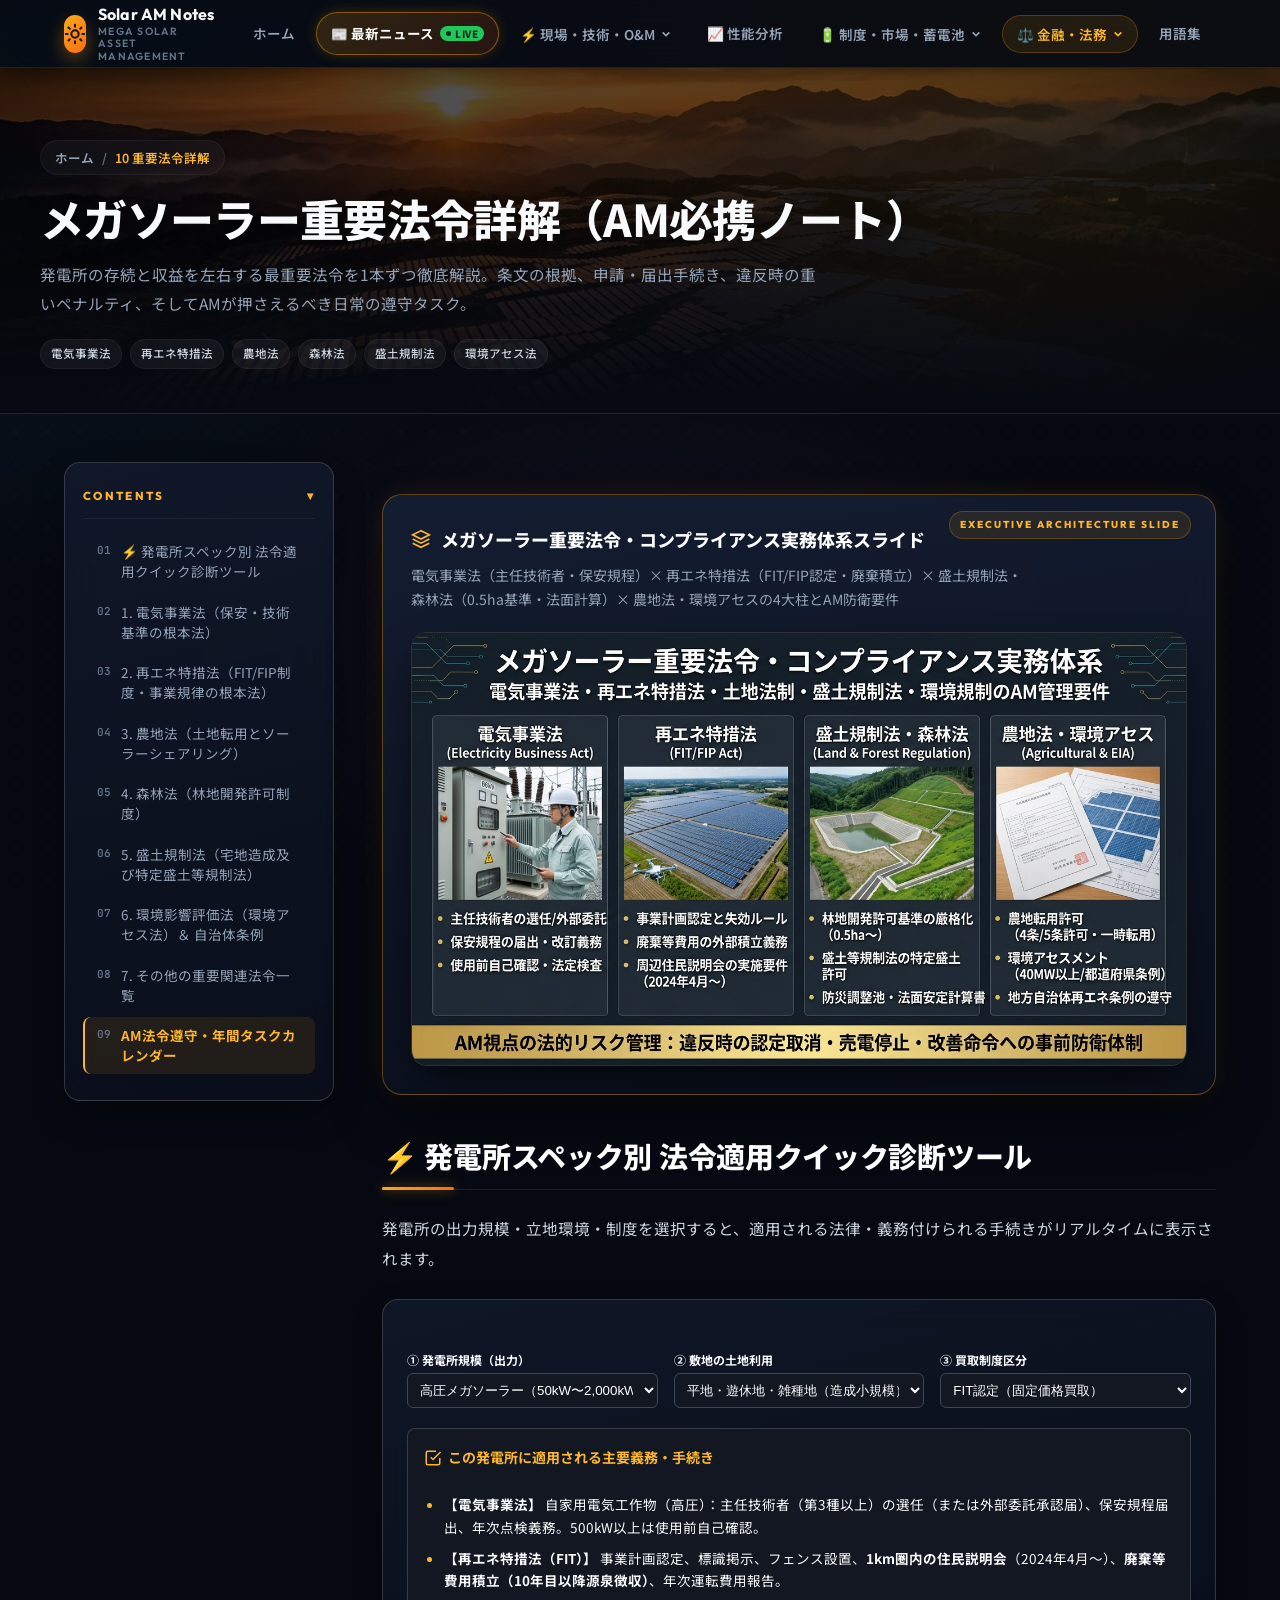
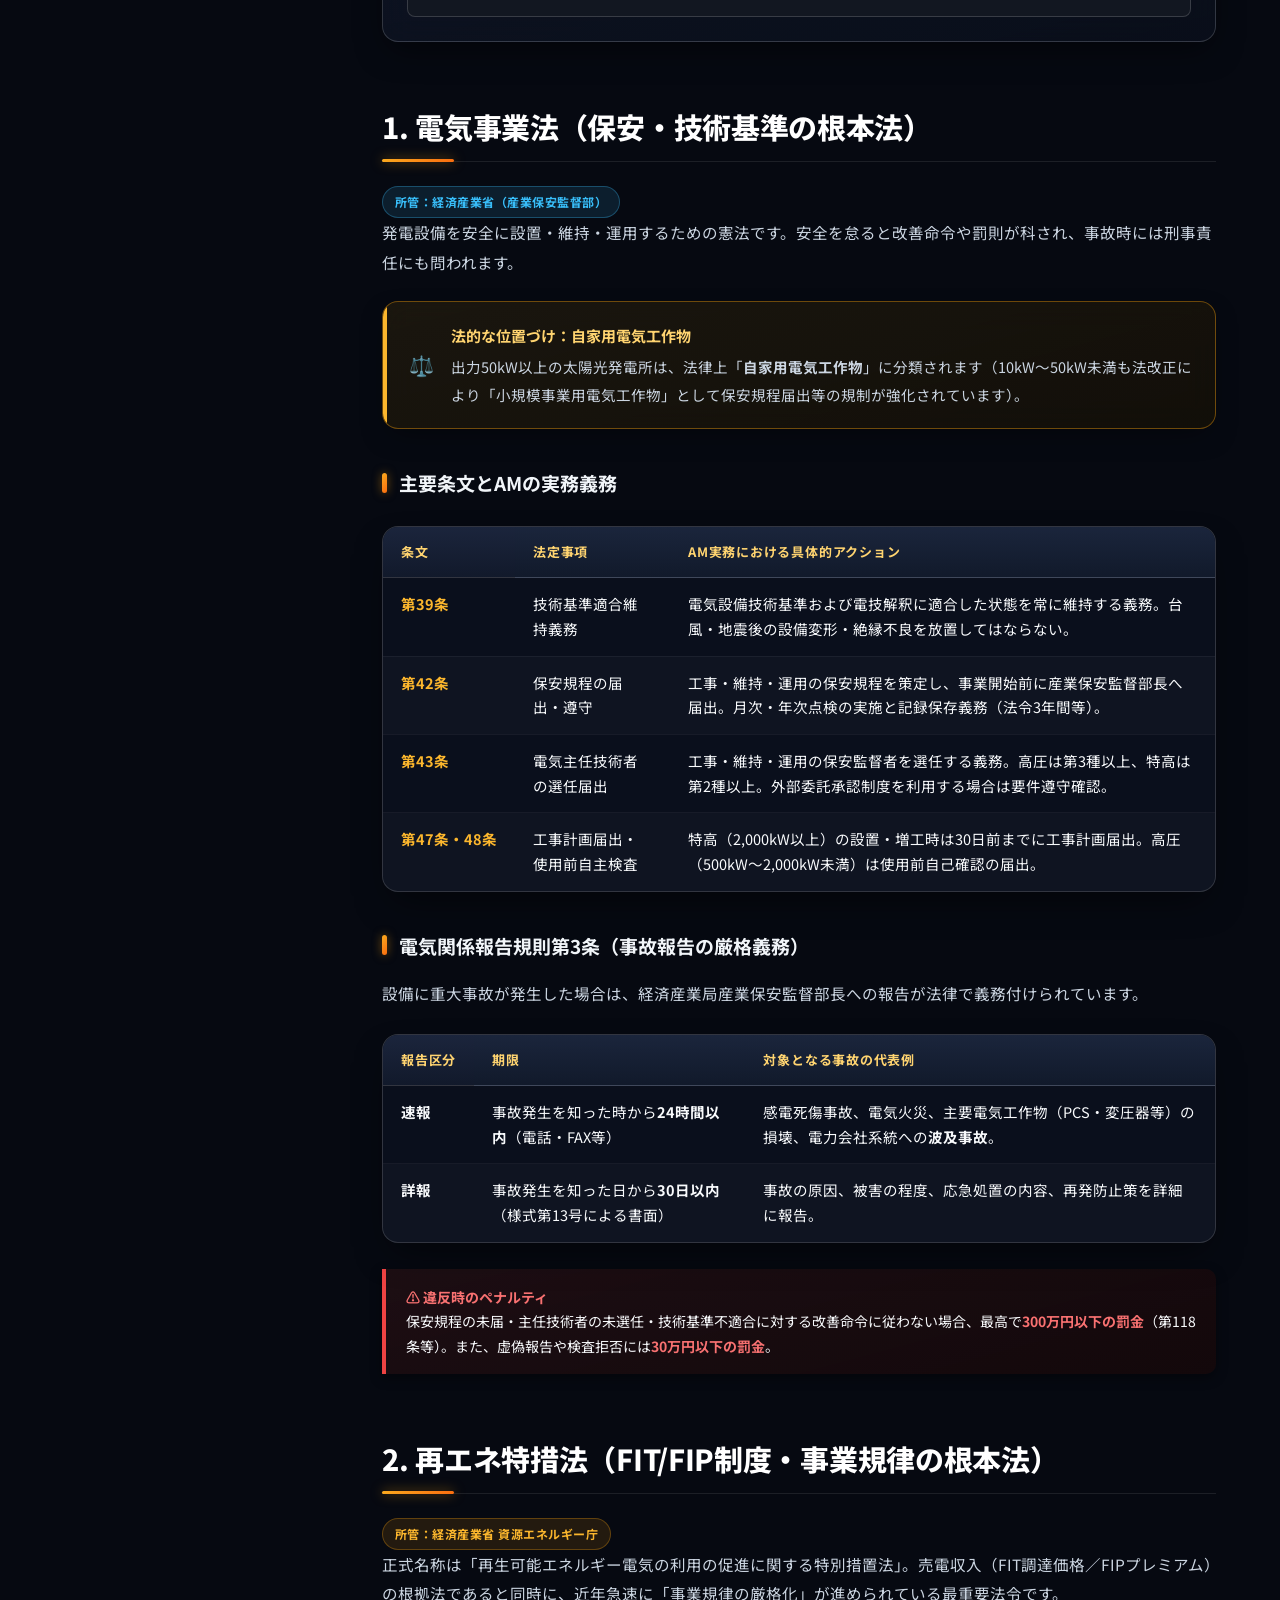
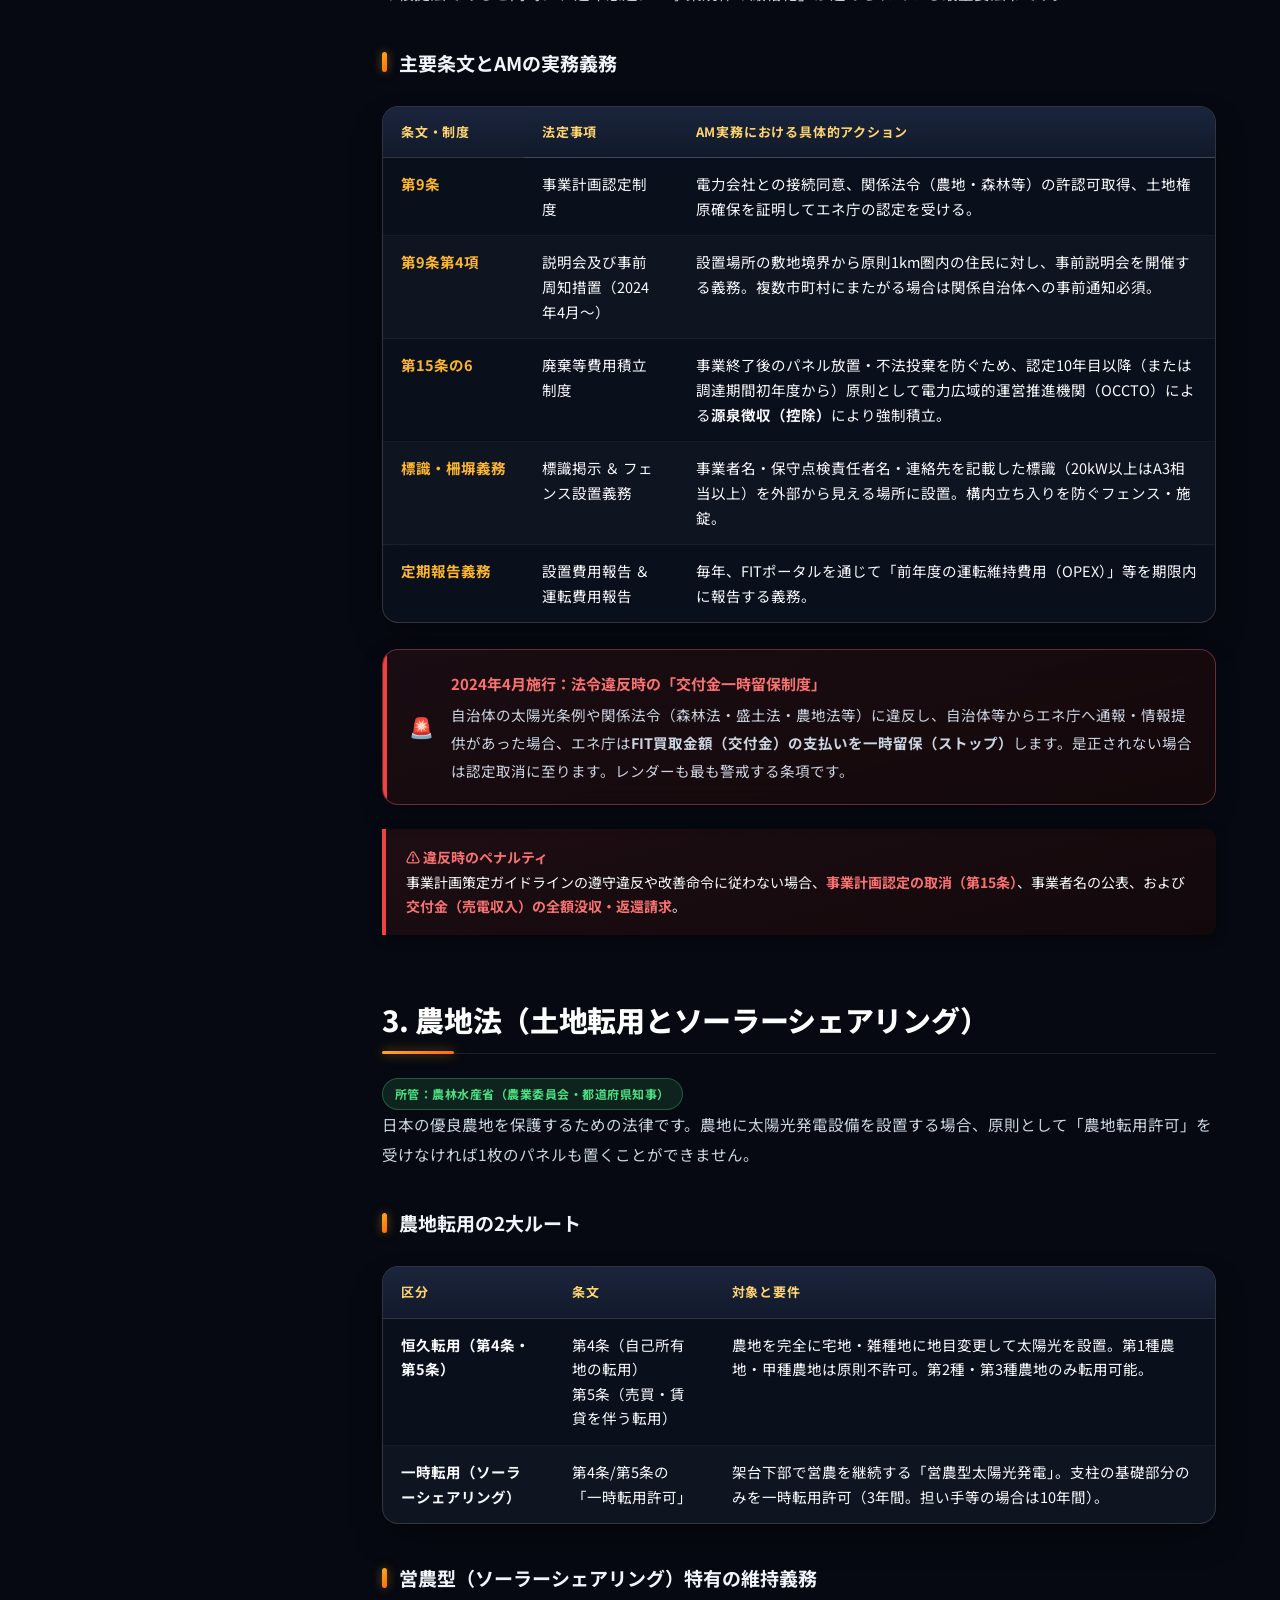
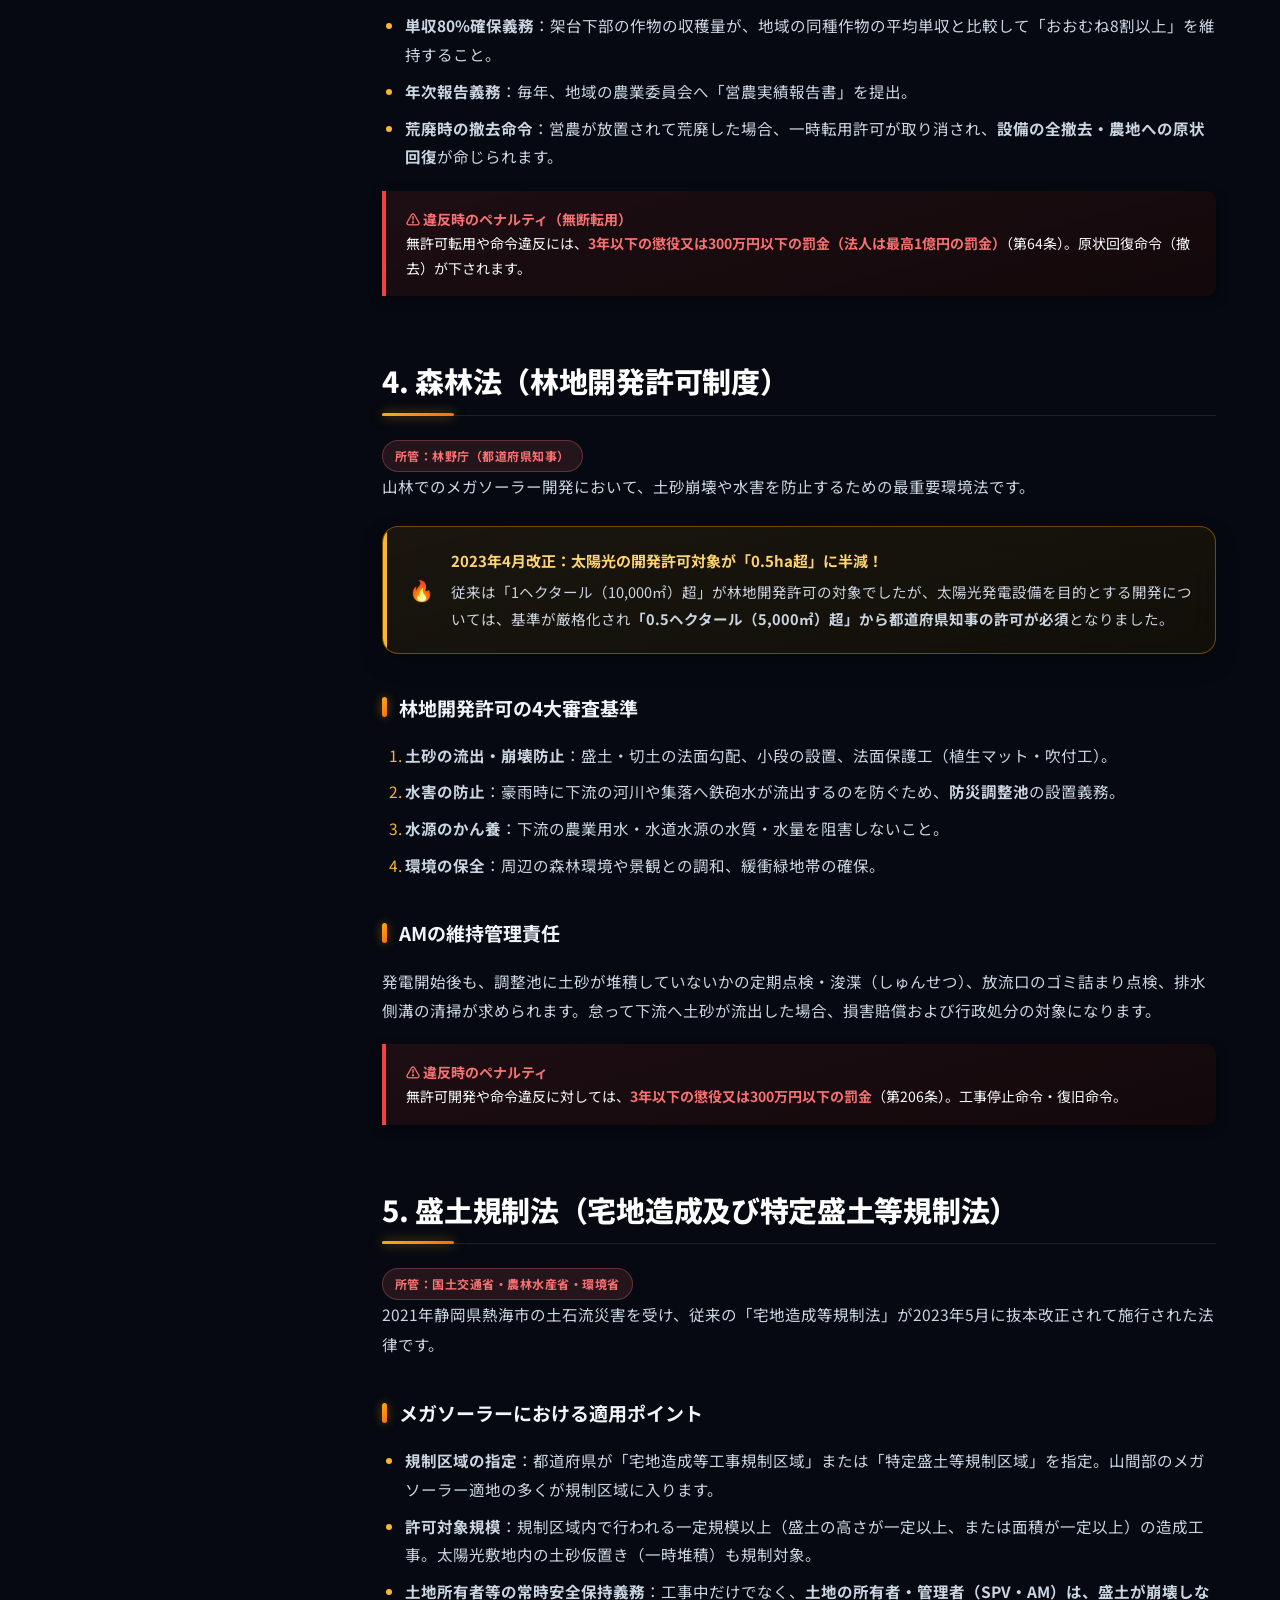
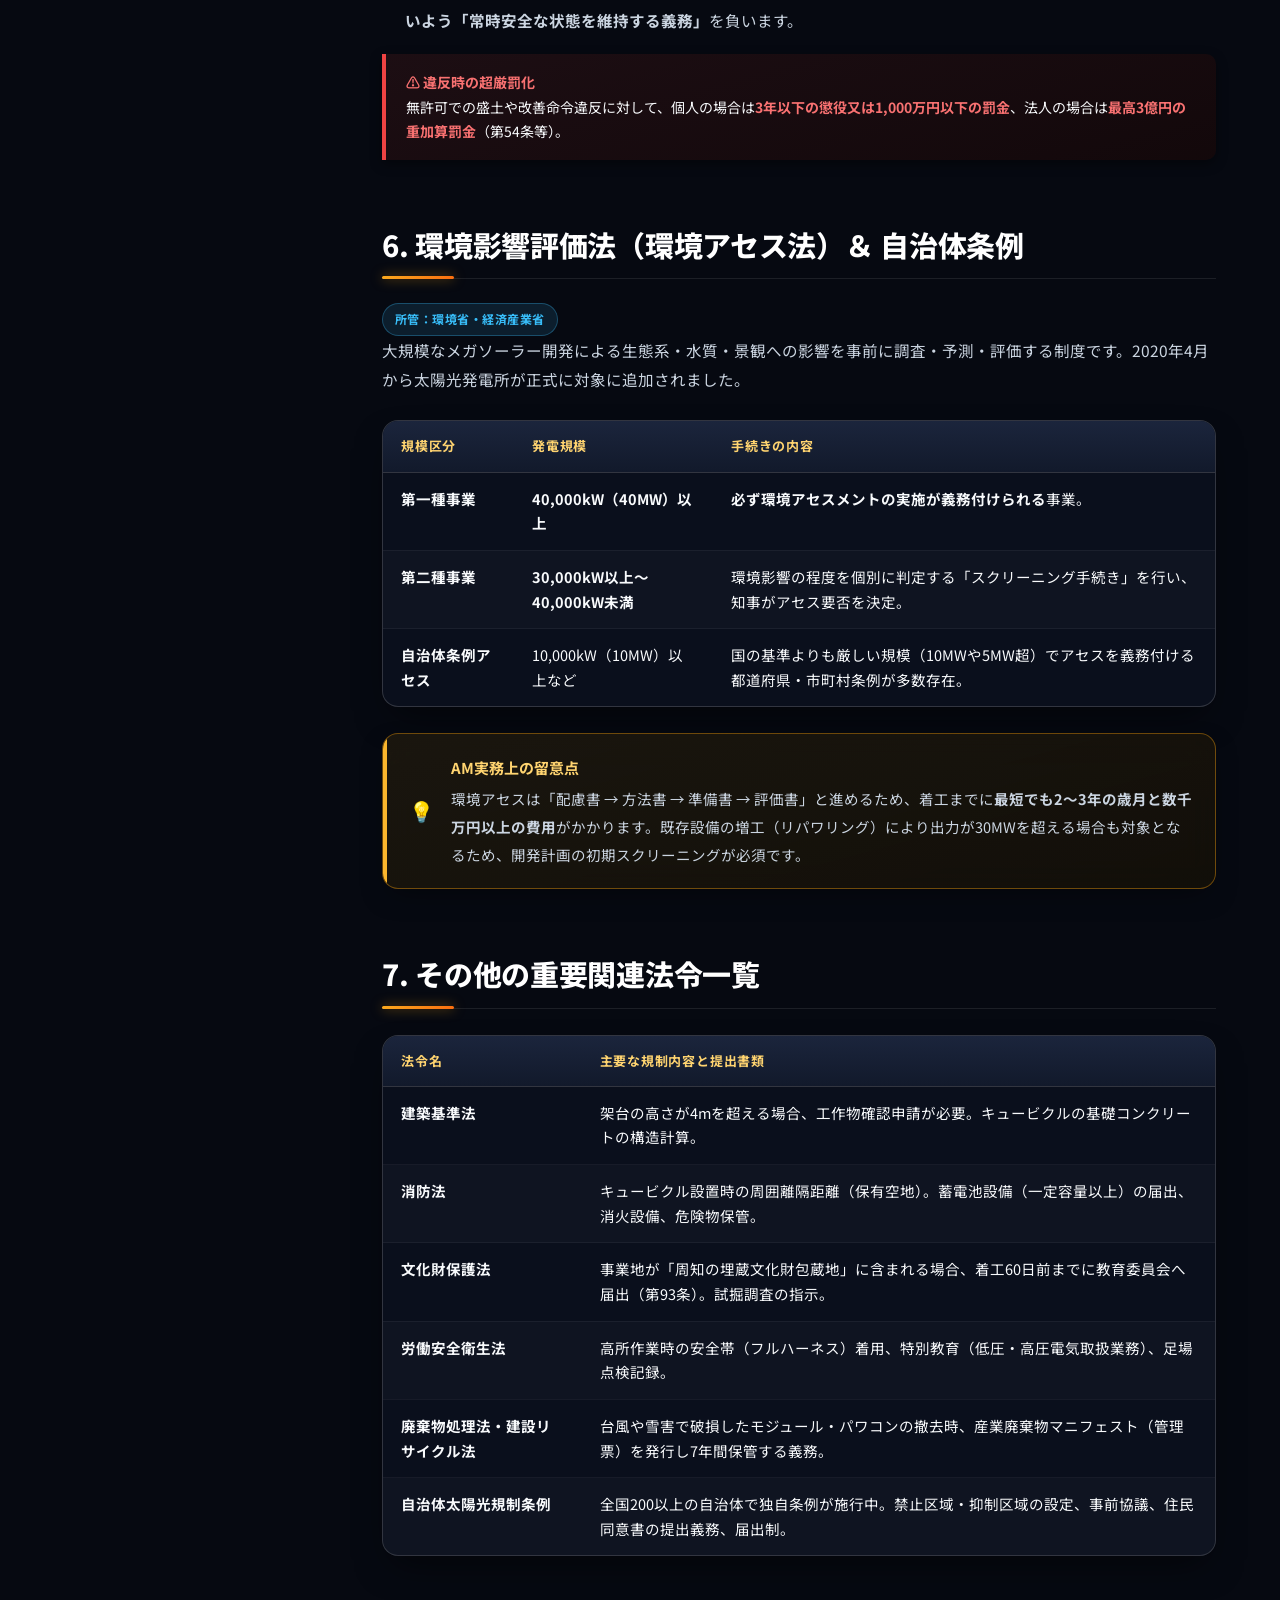
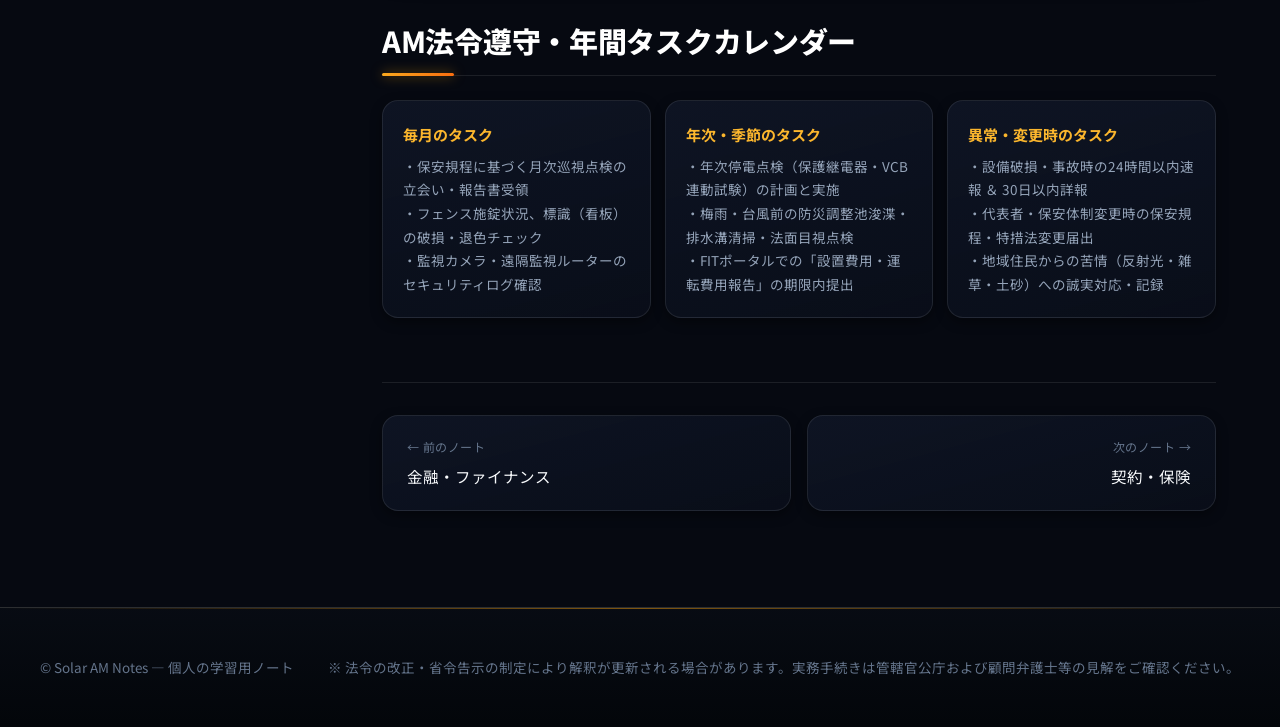
<file: notes/acts.html>
<!DOCTYPE html>
<html lang="ja">
<head>
  <meta charset="UTF-8">
  <meta name="viewport" content="width=device-width, initial-scale=1, viewport-fit=cover">
  <title>重要法令詳解（電気事業法・再エネ特措法・農地法・森林法・盛土規制法）｜Solar AM Notes</title>
  <meta name="description" content="メガソーラーのアセットマネージャーのための重要法令詳細解説。電気事業法、再エネ特措法（FIT/FIP）、農地法、森林法、盛土規制法、環境アセス法の条文根拠、義務・手続き、ペナルティ、実務診断ツールを完全網羅。">
  <meta name="theme-color" content="#0b0f17">
  <link rel="icon" href="data:image/svg+xml,%3Csvg xmlns='http://www.w3.org/2000/svg' viewBox='0 0 64 64'%3E%3Crect width='64' height='64' rx='16' fill='%23f7931e'/%3E%3Ccircle cx='32' cy='32' r='11' fill='%231a1206'/%3E%3C/svg%3E">
  <link rel="preconnect" href="https://fonts.googleapis.com">
  <link rel="preconnect" href="https://fonts.gstatic.com" crossorigin>
  <link href="https://fonts.googleapis.com/css2?family=Noto+Sans+JP:wght@400;500;700;800&family=Outfit:wght@500;600;700;800&family=JetBrains+Mono:wght@500;700;800&display=swap" rel="stylesheet">
  <link rel="stylesheet" href="../assets/css/style.css">
  <style>
    .act-badge { display: inline-flex; align-items: center; gap: 6px; padding: 4px 12px; border-radius: 999px; font-size: 12px; font-weight: 700; letter-spacing: 0.04em; }
    .act-badge.law-denki { background: rgba(56, 189, 248, 0.12); color: #38bdf8; border: 1px solid rgba(56, 189, 248, 0.3); }
    .act-badge.law-fit   { background: rgba(245, 158, 11, 0.12); color: var(--gold); border: 1px solid rgba(245, 158, 11, 0.3); }
    .act-badge.law-land  { background: rgba(74, 222, 128, 0.12); color: #4ade80; border: 1px solid rgba(74, 222, 128, 0.3); }
    .act-badge.law-warn  { background: rgba(248, 113, 113, 0.12); color: #f87171; border: 1px solid rgba(248, 113, 113, 0.3); }
    .penalty-box { background: linear-gradient(165deg, rgba(38, 16, 20, 0.7) 0%, rgba(20, 8, 10, 0.9) 100%); border-left: 4px solid var(--red); padding: 16px 20px; border-radius: 0 var(--radius-sm) var(--radius-sm) 0; margin: 16px 0; font-size: 14px; line-height: 1.75; box-shadow: var(--shadow-sm); }
    .penalty-box b { color: #f87171; font-weight: 700; }
    .act-table td:first-child { white-space: nowrap; font-weight: 700; color: var(--gold); }
    .diag-filter-box { background: linear-gradient(165deg, rgba(20, 28, 48, 0.7) 0%, rgba(10, 15, 27, 0.9) 100%); border: 1px solid var(--border-highlight); border-radius: var(--radius); padding: 24px; margin: 26px 0; backdrop-filter: blur(16px); box-shadow: var(--shadow-md); }
  </style>
</head>
<body data-root="../" data-page="acts">
  <div class="progress" id="progress"></div>

  <header class="site-header">
    <div class="header-inner">
      <a class="brand" href="../index.html" aria-label="Solar AM Notes ホーム">
        <span class="brand-logo"><svg viewBox="0 0 24 24" fill="none" stroke="#1a1206" stroke-width="2.2" stroke-linecap="round"><circle cx="12" cy="12" r="4"/><path d="M12 2v2M12 20v2M4.9 4.9l1.4 1.4M17.7 17.7l1.4 1.4M2 12h2M20 12h2M4.9 19.1l1.4-1.4M17.7 6.3l1.4-1.4"/></svg></span>
        <span>Solar AM Notes<small>MEGA SOLAR ASSET MANAGEMENT</small></span>
      </a>
      <button class="nav-toggle" id="nav-toggle" aria-label="メニューを開く" aria-expanded="false" aria-controls="site-nav"><span></span></button>
      <nav class="nav" id="site-nav" aria-label="メインナビゲーション"></nav>
    </div>
  </header>

  <main>
    <section class="page-hero">
      <div class="page-hero-inner">
        <nav class="breadcrumb" aria-label="パンくずリスト"><a href="../index.html">ホーム</a><span>/</span><span>10 重要法令詳解</span></nav>
        <h1>メガソーラー重要法令詳解（AM必携ノート）</h1>
        <p>発電所の存続と収益を左右する最重要法令を1本ずつ徹底解説。条文の根拠、申請・届出手続き、違反時の重いペナルティ、そしてAMが押さえるべき日常の遵守タスク。</p>
        <div class="meta">
          <span class="tag">電気事業法</span>
          <span class="tag">再エネ特措法</span>
          <span class="tag">農地法</span><span class="tag">森林法</span><span class="tag">盛土規制法</span><span class="tag">環境アセス法</span>
        </div>
      </div>
    </section>

    <div class="article-wrap">
      <details class="toc" id="toc" open>
        <summary>Contents <span aria-hidden="true">▾</span></summary>
        <ol id="toc-list"></ol>
      </details>

      <article class="prose">

        <!-- ===== SECTION: 総合実写スライド ===== -->
        <div class="diagram-card">
          <h4><svg width="20" height="20" viewBox="0 0 24 24" fill="none" stroke="currentColor" stroke-width="2"><path d="M12 2L2 7l10 5 10-5-10-5zM2 17l10 5 10-5M2 12l10 5 10-5"/></svg> メガソーラー重要法令・コンプライアンス実務体系スライド</h4>
          <p class="desc">電気事業法（主任技術者・保安規程）× 再エネ特措法（FIT/FIP認定・廃棄積立）× 盛土規制法・森林法（0.5ha基準・法面計算）× 農地法・環境アセスの4大柱とAM防衛要件</p>
          <div class="diagram-figure">
            <img src="../assets/img/acts_overview_slide.jpg" alt="メガソーラー重要法令・コンプライアンス実務体系・電気事業法・再エネ特措法・盛土森林法・農地環境アセスの4大ピラー実写スライド図解" loading="lazy">
          </div>
        </div>

        <!-- ===== SECTION 0: 法令適用クイック診断 ===== -->
        <section id="act-diagnostic">
          <h2>⚡ 発電所スペック別 法令適用クイック診断ツール</h2>
          <p>発電所の出力規模・立地環境・制度を選択すると、適用される法律・義務付けられる手続きがリアルタイムに表示されます。</p>

          <div class="diag-filter-box">
            <div class="sim-grid" style="grid-template-columns: repeat(auto-fit, minmax(200px, 1fr)); gap: 16px;">
              <div class="sim-input-group">
                <label for="diag-scale" style="font-size:12px;color:var(--text-dim);font-weight:700">① 発電所規模（出力）</label>
                <select id="diag-scale" class="sim-slider" style="background:hsl(222 28% 10%);color:#fff;border:1px solid hsl(222 20% 30%);padding:8px;border-radius:6px;width:100%">
                  <option value="low">小規模事業用（10kW〜50kW未満）</option>
                  <option value="high" selected>高圧メガソーラー（50kW〜2,000kW未満）</option>
                  <option value="extra">特別高圧（2,000kW以上〜40MW未満）</option>
                  <option value="mega40">特大特高（40,000kW / 40MW以上）</option>
                </select>
              </div>

              <div class="sim-input-group">
                <label for="diag-land" style="font-size:12px;color:var(--text-dim);font-weight:700">② 敷地の土地利用</label>
                <select id="diag-land" class="sim-slider" style="background:hsl(222 28% 10%);color:#fff;border:1px solid hsl(222 20% 30%);padding:8px;border-radius:6px;width:100%">
                  <option value="flat" selected>平地・遊休地・雑種地（造成小規模）</option>
                  <option value="forest">山林・林地（0.5ha超の木材伐採・盛土あり）</option>
                  <option value="agri">農地（営農型ソーラーシェアリング）</option>
                  <option value="morido">盛土規制区域（大規模な盛土・切土を伴う造成地）</option>
                </select>
              </div>

              <div class="sim-input-group">
                <label for="diag-fit" style="font-size:12px;color:var(--text-dim);font-weight:700">③ 買取制度区分</label>
                <select id="diag-fit" class="sim-slider" style="background:hsl(222 28% 10%);color:#fff;border:1px solid hsl(222 20% 30%);padding:8px;border-radius:6px;width:100%">
                  <option value="fit" selected>FIT認定（固定価格買取）</option>
                  <option value="fip">FIP認定（市場連動＋プレミアム）</option>
                  <option value="offgrid">非FIT / コーポレートPPA（自家消費・相対）</option>
                </select>
              </div>
            </div>

            <div class="sim-results" style="margin-top:20px;background:hsl(222 28% 10%);padding:16px;border-radius:8px">
              <h4 style="margin:0 0 10px;font-size:14px;color:var(--gold);display:flex;align-items:center;gap:6px">
                <svg width="18" height="18" viewBox="0 0 24 24" fill="none" stroke="currentColor" stroke-width="2"><polyline points="9 11 12 14 22 4"/><path d="M21 12v7a2 2 0 0 1-2 2H5a2 2 0 0 1-2-2V5a2 2 0 0 1 2-2h11"/></svg>
                この発電所に適用される主要義務・手続き
              </h4>
              <ul id="diag-output-list" style="margin:0;padding-left:20px;font-size:13.5px;line-height:1.7;color:var(--text)">
              </ul>
            </div>
          </div>
        </section>

        <!-- ===== SECTION 1: 電気事業法 ===== -->
        <section id="act-denki">
          <h2>1. 電気事業法（保安・技術基準の根本法）</h2>
          <span class="act-badge law-denki">所管：経済産業省（産業保安監督部）</span>
          <p>発電設備を安全に設置・維持・運用するための憲法です。安全を怠ると改善命令や罰則が科され、事故時には刑事責任にも問われます。</p>

          <div class="callout am"><span class="ic">⚖️</span><div><b class="t">法的な位置づけ：自家用電気工作物</b><p>出力50kW以上の太陽光発電所は、法律上「<b>自家用電気工作物</b>」に分類されます（10kW〜50kW未満も法改正により「小規模事業用電気工作物」として保安規程届出等の規制が強化されています）。</p></div></div>

          <h3>主要条文とAMの実務義務</h3>
          <table class="act-table">
            <thead><tr><th>条文</th><th>法定事項</th><th>AM実務における具体的アクション</th></tr></thead>
            <tbody>
              <tr>
                <td><b>第39条</b></td>
                <td>技術基準適合維持義務</td>
                <td>電気設備技術基準および電技解釈に適合した状態を常に維持する義務。台風・地震後の設備変形・絶縁不良を放置してはならない。</td>
              </tr>
              <tr>
                <td><b>第42条</b></td>
                <td>保安規程の届出・遵守</td>
                <td>工事・維持・運用の保安規程を策定し、事業開始前に産業保安監督部長へ届出。月次・年次点検の実施と記録保存義務（法令3年間等）。</td>
              </tr>
              <tr>
                <td><b>第43条</b></td>
                <td>電気主任技術者の選任届出</td>
                <td>工事・維持・運用の保安監督者を選任する義務。高圧は第3種以上、特高は第2種以上。外部委託承認制度を利用する場合は要件遵守確認。</td>
              </tr>
              <tr>
                <td><b>第47条・48条</b></td>
                <td>工事計画届出・使用前自主検査</td>
                <td>特高（2,000kW以上）の設置・増工時は30日前までに工事計画届出。高圧（500kW〜2,000kW未満）は使用前自己確認の届出。</td>
              </tr>
            </tbody>
          </table>

          <h3>電気関係報告規則第3条（事故報告の厳格義務）</h3>
          <p>設備に重大事故が発生した場合は、経済産業局産業保安監督部長への報告が法律で義務付けられています。</p>
          <table>
            <thead><tr><th>報告区分</th><th>期限</th><th>対象となる事故の代表例</th></tr></thead>
            <tbody>
              <tr>
                <td><b>速報</b></td>
                <td>事故発生を知った時から<b>24時間以内</b>（電話・FAX等）</td>
                <td>感電死傷事故、電気火災、主要電気工作物（PCS・変圧器等）の損壊、電力会社系統への<b>波及事故</b>。</td>
              </tr>
              <tr>
                <td><b>詳報</b></td>
                <td>事故発生を知った日から<b>30日以内</b>（様式第13号による書面）</td>
                <td>事故の原因、被害の程度、応急処置の内容、再発防止策を詳細に報告。</td>
              </tr>
            </tbody>
          </table>

          <div class="penalty-box">
            <b>⚠️ 違反時のペナルティ</b><br>
            保安規程の未届・主任技術者の未選任・技術基準不適合に対する改善命令に従わない場合、最高で<b>300万円以下の罰金</b>（第118条等）。また、虚偽報告や検査拒否には<b>30万円以下の罰金</b>。
          </div>
        </section>

        <!-- ===== SECTION 2: 再エネ特措法 ===== -->
        <section id="act-fit">
          <h2>2. 再エネ特措法（FIT/FIP制度・事業規律の根本法）</h2>
          <span class="act-badge law-fit">所管：経済産業省 資源エネルギー庁</span>
          <p>正式名称は「再生可能エネルギー電気の利用の促進に関する特別措置法」。売電収入（FIT調達価格／FIPプレミアム）の根拠法であると同時に、近年急速に「事業規律の厳格化」が進められている最重要法令です。</p>

          <h3>主要条文とAMの実務義務</h3>
          <table class="act-table">
            <thead><tr><th>条文・制度</th><th>法定事項</th><th>AM実務における具体的アクション</th></tr></thead>
            <tbody>
              <tr>
                <td><b>第9条</b></td>
                <td>事業計画認定制度</td>
                <td>電力会社との接続同意、関係法令（農地・森林等）の許認可取得、土地権原確保を証明してエネ庁の認定を受ける。</td>
              </tr>
              <tr>
                <td><b>第9条第4項</b></td>
                <td>説明会及び事前周知措置（2024年4月〜）</td>
                <td>設置場所の敷地境界から原則1km圏内の住民に対し、事前説明会を開催する義務。複数市町村にまたがる場合は関係自治体への事前通知必須。</td>
              </tr>
              <tr>
                <td><b>第15条の6</b></td>
                <td>廃棄等費用積立制度</td>
                <td>事業終了後のパネル放置・不法投棄を防ぐため、認定10年目以降（または調達期間初年度から）原則として電力広域的運営推進機関（OCCTO）による<b>源泉徴収（控除）</b>により強制積立。</td>
              </tr>
              <tr>
                <td><b>標識・柵塀義務</b></td>
                <td>標識掲示 ＆ フェンス設置義務</td>
                <td>事業者名・保守点検責任者名・連絡先を記載した標識（20kW以上はA3相当以上）を外部から見える場所に設置。構内立ち入りを防ぐフェンス・施錠。</td>
              </tr>
              <tr>
                <td><b>定期報告義務</b></td>
                <td>設置費用報告 ＆ 運転費用報告</td>
                <td>毎年、FITポータルを通じて「前年度の運転維持費用（OPEX）」等を期限内に報告する義務。</td>
              </tr>
            </tbody>
          </table>

          <div class="callout warn"><span class="ic">🚨</span><div><b class="t">2024年4月施行：法令違反時の「交付金一時留保制度」</b><p>自治体の太陽光条例や関係法令（森林法・盛土法・農地法等）に違反し、自治体等からエネ庁へ通報・情報提供があった場合、エネ庁は<b>FIT買取金額（交付金）の支払いを一時留保（ストップ）</b>します。是正されない場合は認定取消に至ります。レンダーも最も警戒する条項です。</p></div></div>

          <div class="penalty-box">
            <b>⚠️ 違反時のペナルティ</b><br>
            事業計画策定ガイドラインの遵守違反や改善命令に従わない場合、<b>事業計画認定の取消（第15条）</b>、事業者名の公表、および<b>交付金（売電収入）の全額没収・返還請求</b>。
          </div>
        </section>

        <!-- ===== SECTION 3: 農地法 ===== -->
        <section id="act-nochi">
          <h2>3. 農地法（土地転用とソーラーシェアリング）</h2>
          <span class="act-badge law-land">所管：農林水産省（農業委員会・都道府県知事）</span>
          <p>日本の優良農地を保護するための法律です。農地に太陽光発電設備を設置する場合、原則として「農地転用許可」を受けなければ1枚のパネルも置くことができません。</p>

          <h3>農地転用の2大ルート</h3>
          <table>
            <thead><tr><th>区分</th><th>条文</th><th>対象と要件</th></tr></thead>
            <tbody>
              <tr>
                <td><b>恒久転用（第4条・第5条）</b></td>
                <td>第4条（自己所有地の転用）<br>第5条（売買・賃貸を伴う転用）</td>
                <td>農地を完全に宅地・雑種地に地目変更して太陽光を設置。第1種農地・甲種農地は原則不許可。第2種・第3種農地のみ転用可能。</td>
              </tr>
              <tr>
                <td><b>一時転用（ソーラーシェアリング）</b></td>
                <td>第4条/第5条の「一時転用許可」</td>
                <td>架台下部で営農を継続する「営農型太陽光発電」。支柱の基礎部分のみを一時転用許可（3年間。担い手等の場合は10年間）。</td>
              </tr>
            </tbody>
          </table>

          <h3>営農型（ソーラーシェアリング）特有の維持義務</h3>
          <ul>
            <li><b>単収80%確保義務</b>：架台下部の作物の収穫量が、地域の同種作物の平均単収と比較して「おおむね8割以上」を維持すること。</li>
            <li><b>年次報告義務</b>：毎年、地域の農業委員会へ「営農実績報告書」を提出。</li>
            <li><b>荒廃時の撤去命令</b>：営農が放置されて荒廃した場合、一時転用許可が取り消され、<b>設備の全撤去・農地への原状回復</b>が命じられます。</li>
          </ul>

          <div class="penalty-box">
            <b>⚠️ 違反時のペナルティ（無断転用）</b><br>
            無許可転用や命令違反には、<b>3年以下の懲役又は300万円以下の罰金（法人は最高1億円の罰金）</b>（第64条）。原状回復命令（撤去）が下されます。
          </div>
        </section>

        <!-- ===== SECTION 4: 森林法 ===== -->
        <section id="act-shinrin">
          <h2>4. 森林法（林地開発許可制度）</h2>
          <span class="act-badge law-warn">所管：林野庁（都道府県知事）</span>
          <p>山林でのメガソーラー開発において、土砂崩壊や水害を防止するための最重要環境法です。</p>

          <div class="callout am"><span class="ic">🔥</span><div><b class="t">2023年4月改正：太陽光の開発許可対象が「0.5ha超」に半減！</b><p>従来は「1ヘクタール（10,000㎡）超」が林地開発許可の対象でしたが、太陽光発電設備を目的とする開発については、基準が厳格化され<b>「0.5ヘクタール（5,000㎡）超」から都道府県知事の許可が必須</b>となりました。</p></div></div>

          <h3>林地開発許可の4大審査基準</h3>
          <ol>
            <li><b>土砂の流出・崩壊防止</b>：盛土・切土の法面勾配、小段の設置、法面保護工（植生マット・吹付工）。</li>
            <li><b>水害の防止</b>：豪雨時に下流の河川や集落へ鉄砲水が流出するのを防ぐため、<b>防災調整池</b>の設置義務。</li>
            <li><b>水源のかん養</b>：下流の農業用水・水道水源の水質・水量を阻害しないこと。</li>
            <li><b>環境の保全</b>：周辺の森林環境や景観との調和、緩衝緑地帯の確保。</li>
          </ol>

          <h3>AMの維持管理責任</h3>
          <p>発電開始後も、調整池に土砂が堆積していないかの定期点検・浚渫（しゅんせつ）、放流口のゴミ詰まり点検、排水側溝の清掃が求められます。怠って下流へ土砂が流出した場合、損害賠償および行政処分の対象になります。</p>

          <div class="penalty-box">
            <b>⚠️ 違反時のペナルティ</b><br>
            無許可開発や命令違反に対しては、<b>3年以下の懲役又は300万円以下の罰金</b>（第206条）。工事停止命令・復旧命令。
          </div>
        </section>

        <!-- ===== SECTION 5: 盛土規制法 ===== -->
        <section id="act-morido">
          <h2>5. 盛土規制法（宅地造成及び特定盛土等規制法）</h2>
          <span class="act-badge law-warn">所管：国土交通省・農林水産省・環境省</span>
          <p>2021年静岡県熱海市の土石流災害を受け、従来の「宅地造成等規制法」が2023年5月に抜本改正されて施行された法律です。</p>

          <h3>メガソーラーにおける適用ポイント</h3>
          <ul>
            <li><b>規制区域の指定</b>：都道府県が「宅地造成等工事規制区域」または「特定盛土等規制区域」を指定。山間部のメガソーラー適地の多くが規制区域に入ります。</li>
            <li><b>許可対象規模</b>：規制区域内で行われる一定規模以上（盛土の高さが一定以上、または面積が一定以上）の造成工事。太陽光敷地内の土砂仮置き（一時堆積）も規制対象。</li>
            <li><b>土地所有者等の常時安全保持義務</b>：工事中だけでなく、<b>土地の所有者・管理者（SPV・AM）は、盛土が崩壊しないよう「常時安全な状態を維持する義務」</b>を負います。</li>
          </ul>

          <div class="penalty-box">
            <b>⚠️ 違反時の超厳罰化</b><br>
            無許可での盛土や改善命令違反に対して、個人の場合は<b>3年以下の懲役又は1,000万円以下の罰金</b>、法人の場合は<b>最高3億円の重加算罰金</b>（第54条等）。
          </div>
        </section>

        <!-- ===== SECTION 6: 環境影響評価法 ===== -->
        <section id="act-asses">
          <h2>6. 環境影響評価法（環境アセス法）＆ 自治体条例</h2>
          <span class="act-badge law-denki">所管：環境省・経済産業省</span>
          <p>大規模なメガソーラー開発による生態系・水質・景観への影響を事前に調査・予測・評価する制度です。2020年4月から太陽光発電所が正式に対象に追加されました。</p>

          <table>
            <thead><tr><th>規模区分</th><th>発電規模</th><th>手続きの内容</th></tr></thead>
            <tbody>
              <tr>
                <td><b>第一種事業</b></td>
                <td><b>40,000kW（40MW）以上</b></td>
                <td><b>必ず環境アセスメントの実施が義務付けられる</b>事業。</td>
              </tr>
              <tr>
                <td><b>第二種事業</b></td>
                <td><b>30,000kW以上〜40,000kW未満</b></td>
                <td>環境影響の程度を個別に判定する「スクリーニング手続き」を行い、知事がアセス要否を決定。</td>
              </tr>
              <tr>
                <td><b>自治体条例アセス</b></td>
                <td>10,000kW（10MW）以上など</td>
                <td>国の基準よりも厳しい規模（10MWや5MW超）でアセスを義務付ける都道府県・市町村条例が多数存在。</td>
              </tr>
            </tbody>
          </table>

          <div class="callout am"><span class="ic">💡</span><div><b class="t">AM実務上の留意点</b><p>環境アセスは「配慮書 → 方法書 → 準備書 → 評価書」と進めるため、着工までに<b>最短でも2〜3年の歳月と数千万円以上の費用</b>がかかります。既存設備の増工（リパワリング）により出力が30MWを超える場合も対象となるため、開発計画の初期スクリーニングが必須です。</p></div></div>
        </section>

        <!-- ===== SECTION 7: 周辺関連法令 ===== -->
        <section id="act-others">
          <h2>7. その他の重要関連法令一覧</h2>
          <table>
            <thead><tr><th>法令名</th><th>主要な規制内容と提出書類</th></tr></thead>
            <tbody>
              <tr>
                <td><b>建築基準法</b></td>
                <td>架台の高さが4mを超える場合、工作物確認申請が必要。キュービクルの基礎コンクリートの構造計算。</td>
              </tr>
              <tr>
                <td><b>消防法</b></td>
                <td>キュービクル設置時の周囲離隔距離（保有空地）。蓄電池設備（一定容量以上）の届出、消火設備、危険物保管。</td>
              </tr>
              <tr>
                <td><b>文化財保護法</b></td>
                <td>事業地が「周知の埋蔵文化財包蔵地」に含まれる場合、着工60日前までに教育委員会へ届出（第93条）。試掘調査の指示。</td>
              </tr>
              <tr>
                <td><b>労働安全衛生法</b></td>
                <td>高所作業時の安全帯（フルハーネス）着用、特別教育（低圧・高圧電気取扱業務）、足場点検記録。</td>
              </tr>
              <tr>
                <td><b>廃棄物処理法・建設リサイクル法</b></td>
                <td>台風や雪害で破損したモジュール・パワコンの撤去時、産業廃棄物マニフェスト（管理票）を発行し7年間保管する義務。</td>
              </tr>
              <tr>
                <td><b>自治体太陽光規制条例</b></td>
                <td>全国200以上の自治体で独自条例が施行中。禁止区域・抑制区域の設定、事前協議、住民同意書の提出義務、届出制。</td>
              </tr>
            </tbody>
          </table>
        </section>

        <!-- ===== SECTION 8: 年次コンプライアンス管理 ===== -->
        <section id="compliance-calendar">
          <h2>AM法令遵守・年間タスクカレンダー</h2>
          <div class="kp-grid">
            <div class="kp">
              <b>毎月のタスク</b>
              <p>・保安規程に基づく月次巡視点検の立会い・報告書受領<br>・フェンス施錠状況、標識（看板）の破損・退色チェック<br>・監視カメラ・遠隔監視ルーターのセキュリティログ確認</p>
            </div>
            <div class="kp">
              <b>年次・季節のタスク</b>
              <p>・年次停電点検（保護継電器・VCB連動試験）の計画と実施<br>・梅雨・台風前の防災調整池浚渫・排水溝清掃・法面目視点検<br>・FITポータルでの「設置費用・運転費用報告」の期限内提出</p>
            </div>
            <div class="kp">
              <b>異常・変更時のタスク</b>
              <p>・設備破損・事故時の24時間以内速報 ＆ 30日以内詳報<br>・代表者・保安体制変更時の保安規程・特措法変更届出<br>・地域住民からの苦情（反射光・雑草・土砂）への誠実対応・記録</p>
            </div>
          </div>
        </section>

        <nav class="pager" id="pager" aria-label="前後のノート"></nav>
      </article>
    </div>
  </main>

  <footer class="site-footer">
    <div class="footer-inner">
      <p>© Solar AM Notes — 個人の学習用ノート</p>
      <p>※ 法令の改正・省令告示の制定により解釈が更新される場合があります。実務手続きは管轄官公庁および顧問弁護士等の見解をご確認ください。</p>
    </div>
  </footer>

  <button class="to-top" id="to-top" aria-label="ページの先頭へ戻る"><svg viewBox="0 0 24 24" fill="none" stroke="currentColor" stroke-width="2.6" stroke-linecap="round" stroke-linejoin="round"><path d="M12 19V5M5 12l7-7 7 7"/></svg></button>
  <script src="../assets/js/main.js"></script>

  <!-- クイック診断スクリプト -->
  <script>
    (function() {
      var selScale = document.getElementById('diag-scale');
      var selLand  = document.getElementById('diag-land');
      var selFit   = document.getElementById('diag-fit');
      var outList  = document.getElementById('diag-output-list');

      function updateDiag() {
        var scale = selScale.value;
        var land  = selLand.value;
        var fit   = selFit.value;
        var items = [];

        // 電気事業法
        if (scale === 'low') {
          items.push('<b>【電気事業法】</b> 小規模事業用電気工作物：技術基準適合義務、保安規程の策定・届出義務、基礎・架台の技術基準適合。');
        } else if (scale === 'high') {
          items.push('<b>【電気事業法】</b> 自家用電気工作物（高圧）：主任技術者（第3種以上）の選任（または外部委託承認届）、保安規程届出、年次点検義務。500kW以上は使用前自己確認。');
        } else if (scale === 'extra' || scale === 'mega40') {
          items.push('<b>【電気事業法】</b> 自家用電気工作物（特別高圧）：工事計画届出（30日前）、使用前安全管理審査、常駐主任技術者（第2種/第1種）選任届出。');
        }

        // 環境アセス
        if (scale === 'mega40') {
          items.push('<b>【環境影響評価法】</b> 第一種事業（40MW以上）：<b>国レベルの環境アセスメントの実施が法的義務</b>（手続きに2〜3年要）。');
        } else if (scale === 'extra') {
          items.push('<b>【環境アセス / 条例】</b> 第二種事業（30MW〜40MW）はスクリーニング要否判定。自治体条例（10MW以上等）の対象となる可能性大。');
        }

        // 土地関係
        if (land === 'forest') {
          items.push('<b>【森林法】</b> <b>林地開発許可（0.5ha超の森林伐採・造成）</b>が必須。防災調整池の設置設計、法面安定計算、完了後の定期浚渫義務。');
        } else if (land === 'agri') {
          items.push('<b>【農地法】</b> <b>農地一時転用許可（3年または10年）</b>。架台下部での営農継続、地域の平均単収80%確保義務、年次営農実績報告書の提出。');
        } else if (land === 'morido') {
          items.push('<b>【盛土規制法】</b> 規制区域内での特定盛土等工事許可・中間検査・完了検査。<b>常時安全保持義務（崩壊時の法人最高3億円罰金）</b>。');
        }

        // 特措法
        if (fit === 'fit') {
          items.push('<b>【再エネ特措法（FIT）】</b> 事業計画認定、標識掲示、フェンス設置、<b>1km圏内の住民説明会</b>（2024年4月〜）、<b>廃棄等費用積立（10年目以降源泉徴収）</b>、年次運転費用報告。');
        } else if (fit === 'fip') {
          items.push('<b>【再エネ特措法（FIP）】</b> FIP認定、バランシンググループ（BG）組成、インバランス精算、廃棄等費用積立、住民説明会実施義務。');
        } else {
          items.push('<b>【非FIT / 自家消費】</b> 特措法の認定は不要ですが、電気事業法、自治体太陽光規制条例、盛土・森林法等の規制は全面適用されます。');
        }

        outList.innerHTML = items.map(function(it) {
          return '<li style="margin-bottom:8px">' + it + '</li>';
        }).join('');
      }

      [selScale, selLand, selFit].forEach(function(el) {
        el.addEventListener('change', updateDiag);
      });
      updateDiag();
    })();
  </script>
</body>
</html>
</file>
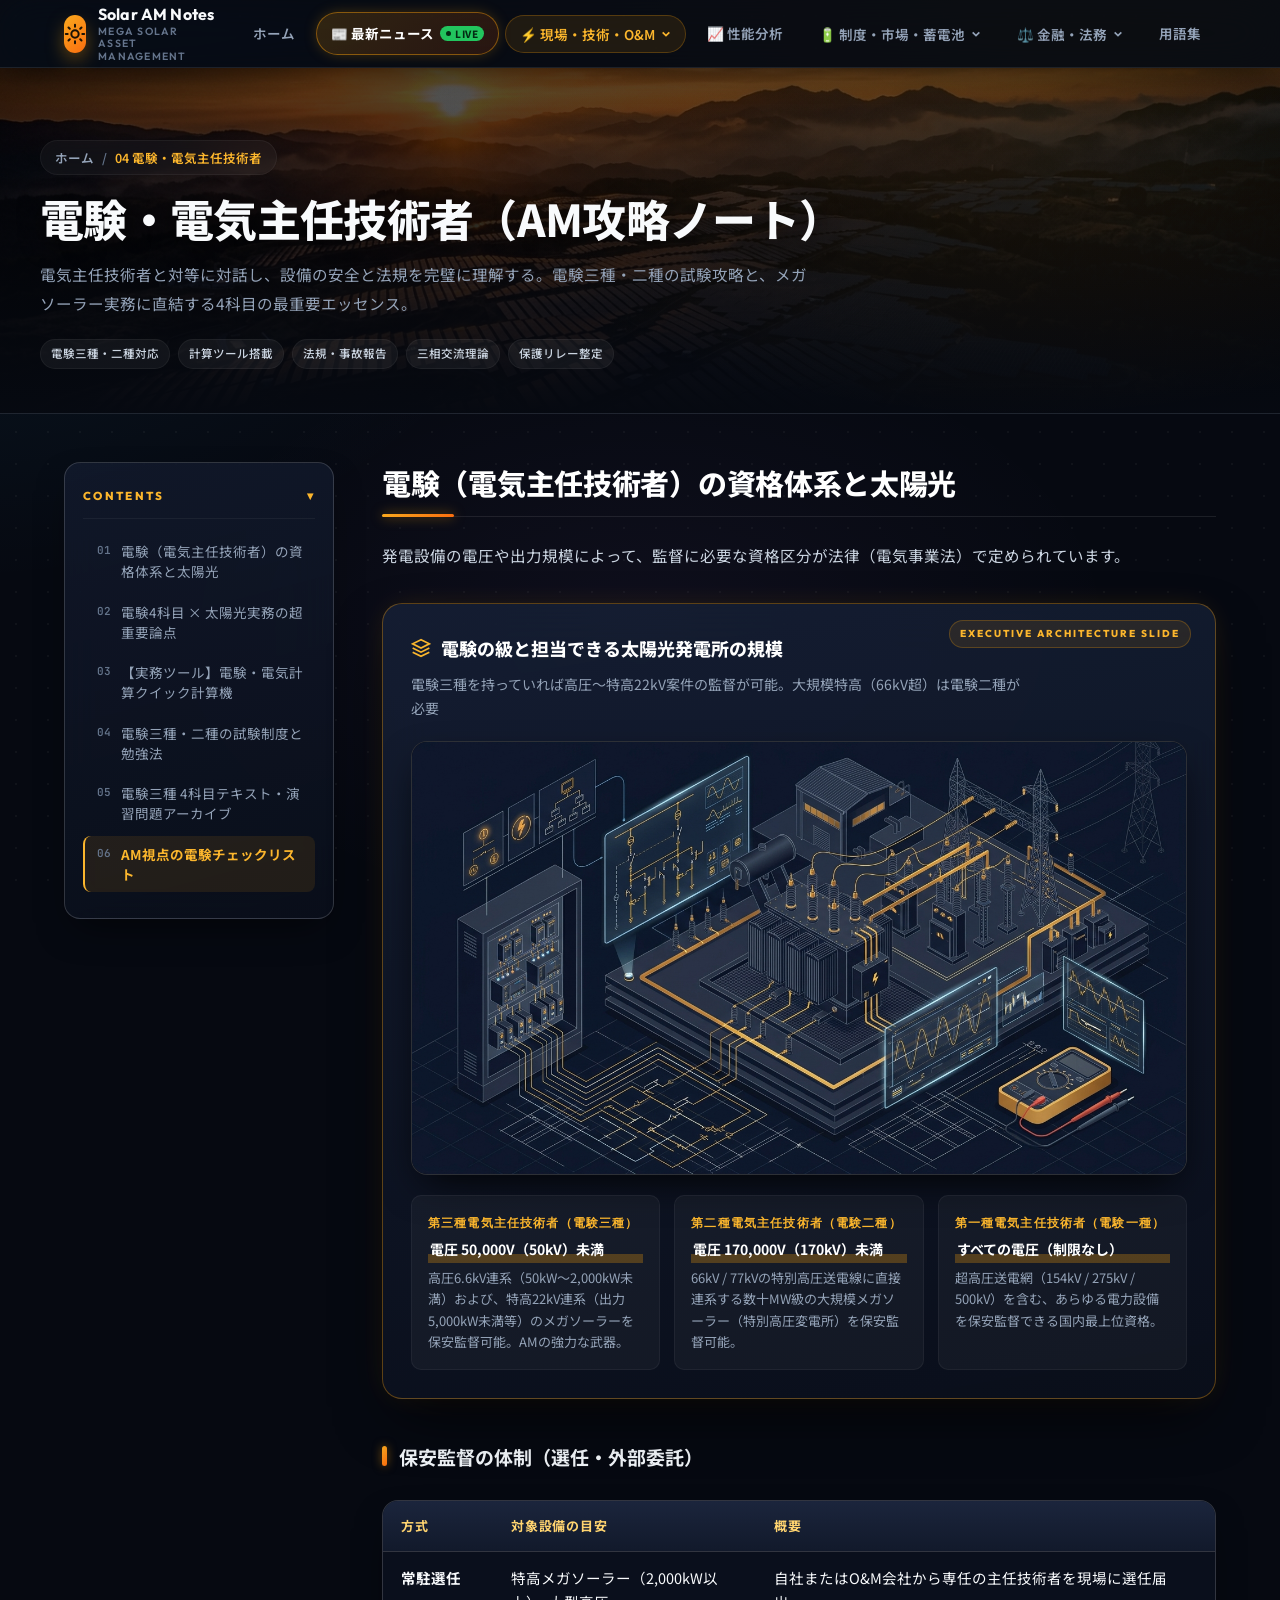
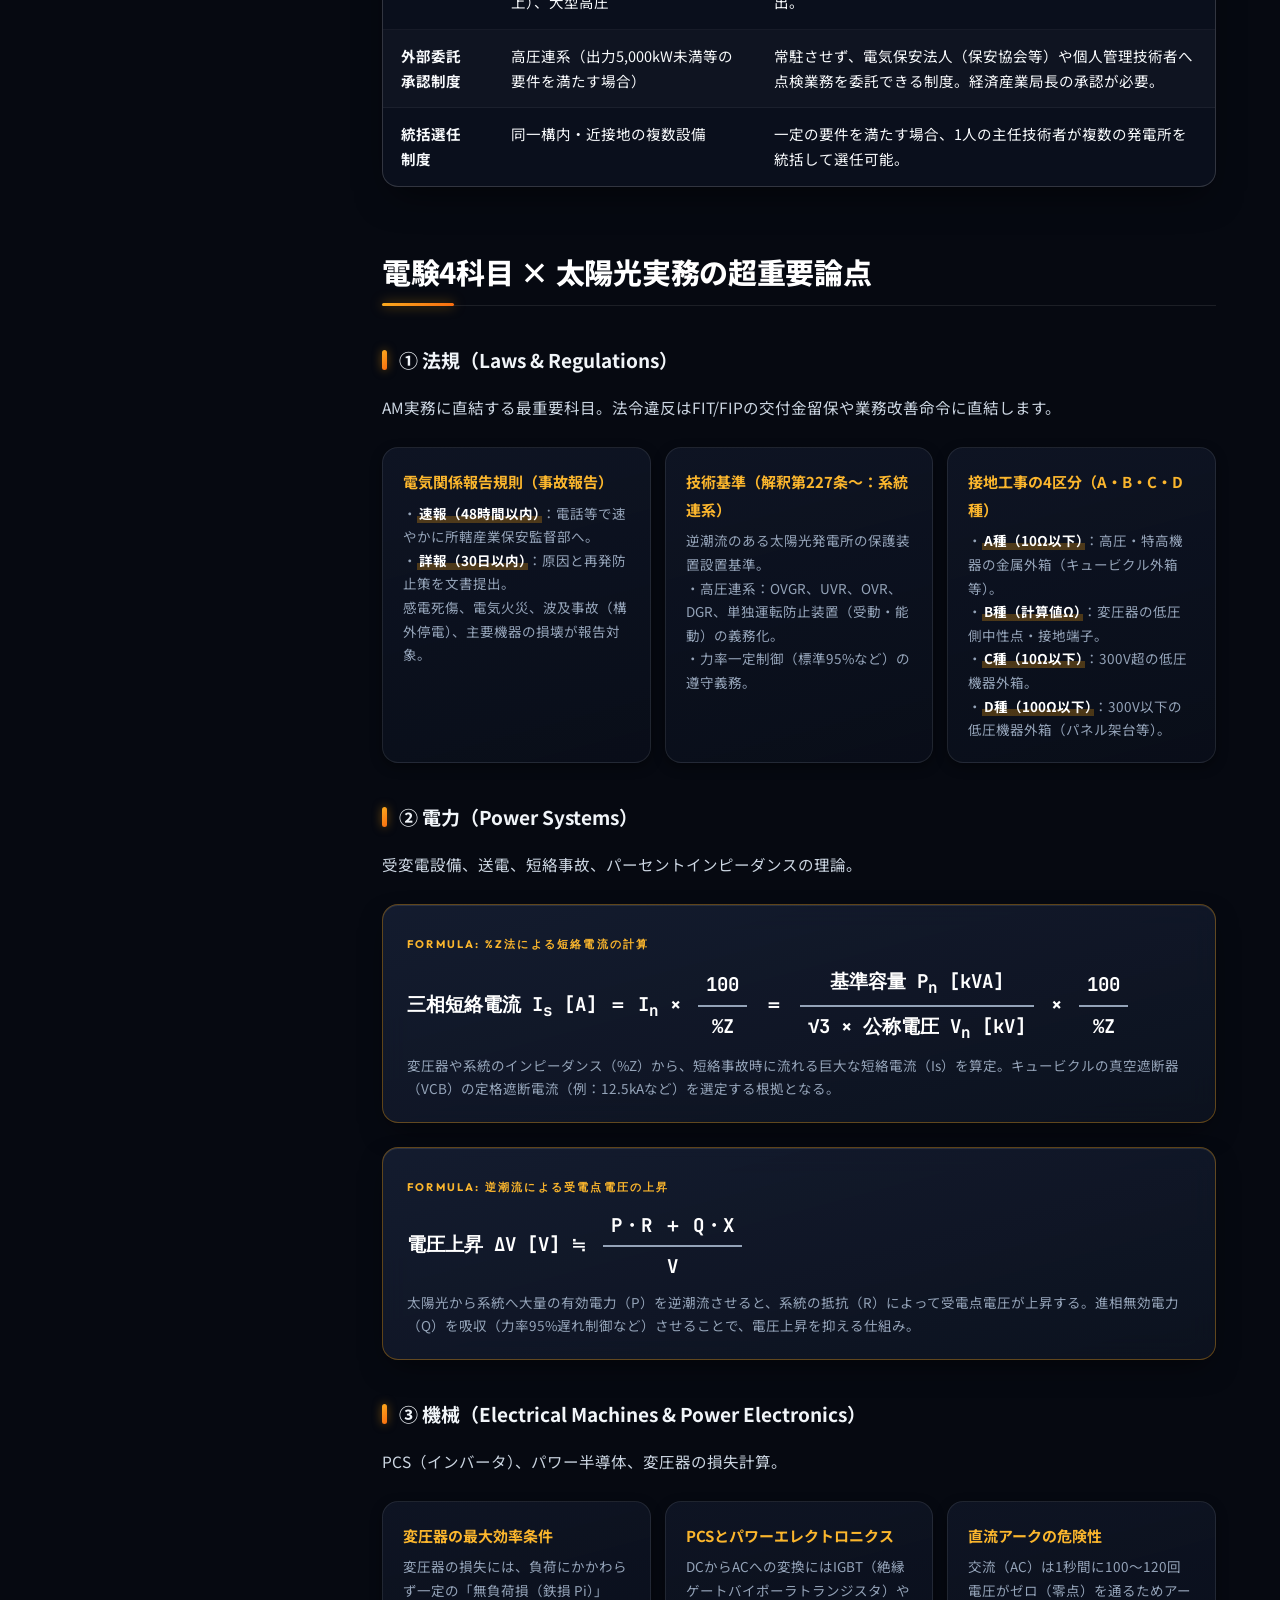
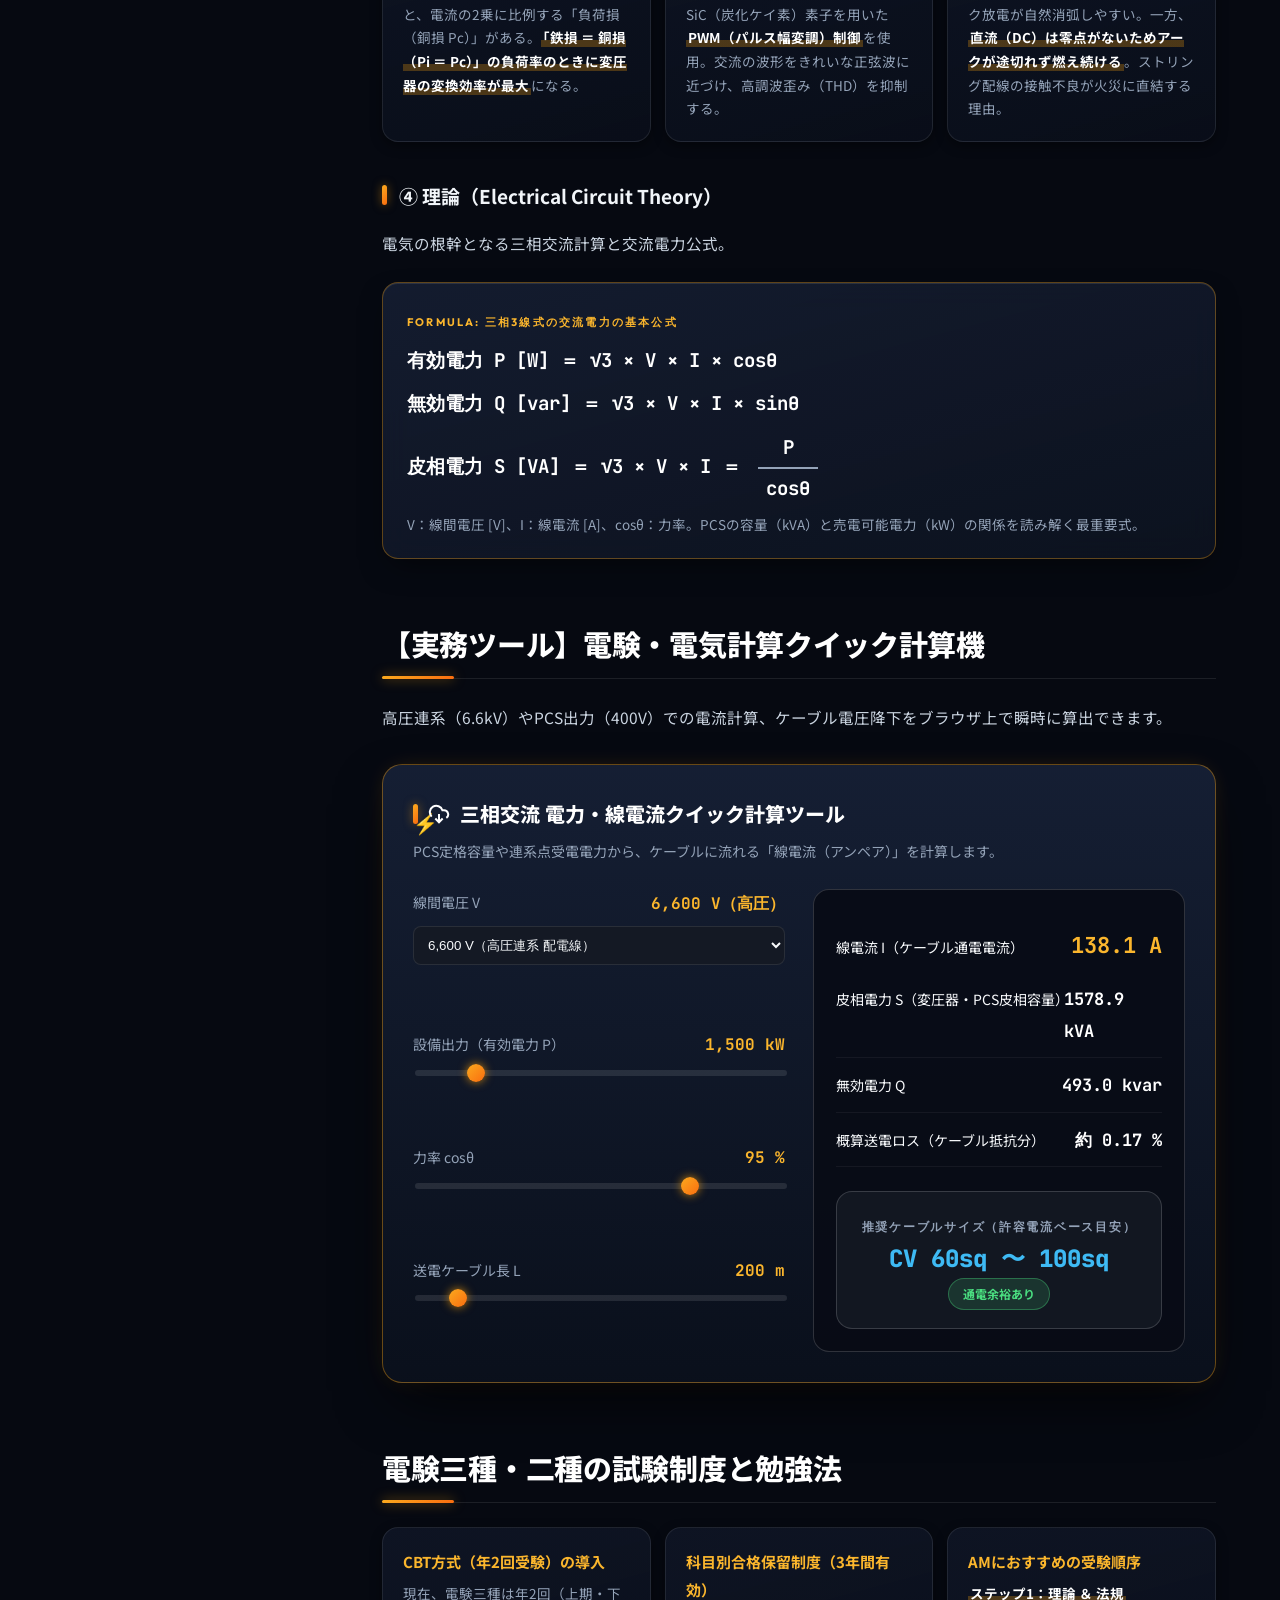
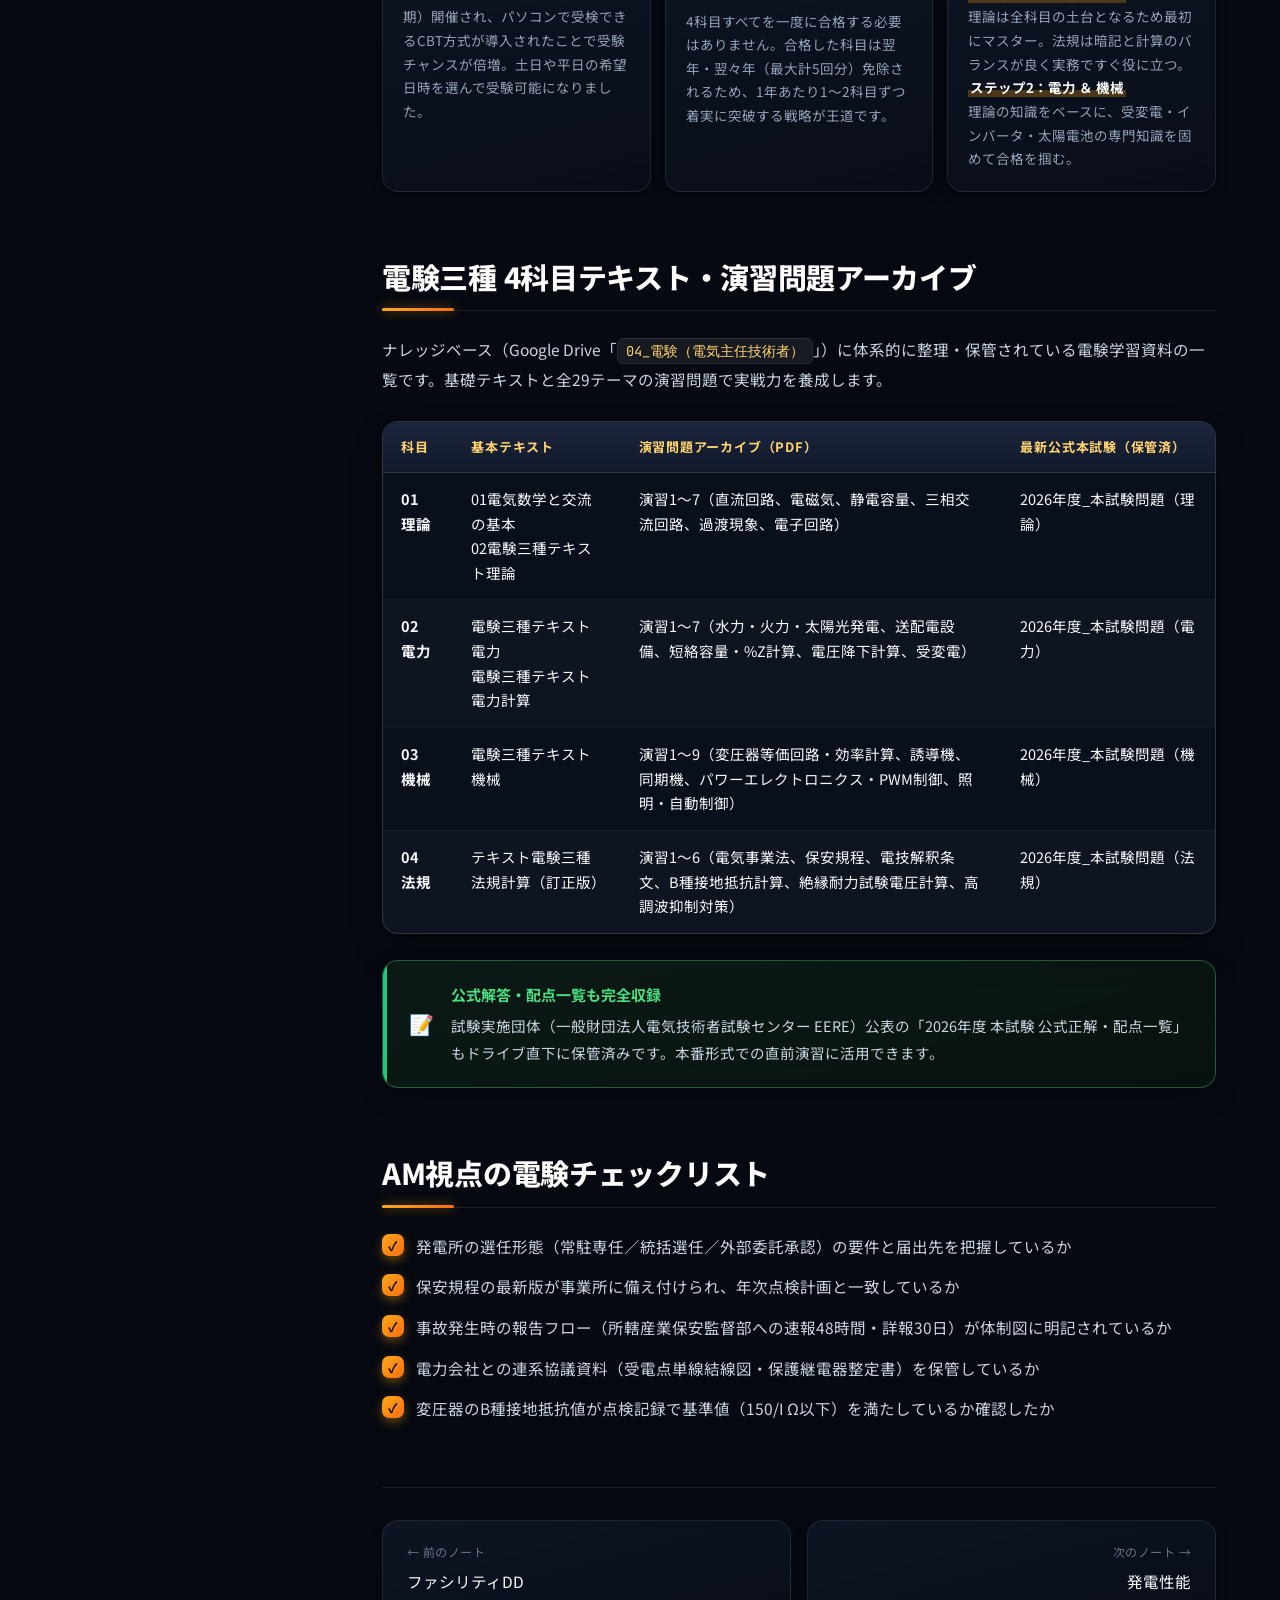
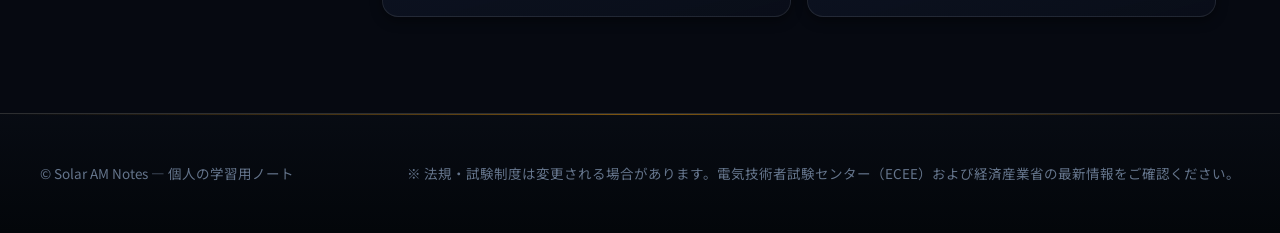
<file: notes/denken.html>
<!DOCTYPE html>
<html lang="ja">
<head>
  <meta charset="UTF-8">
  <meta name="viewport" content="width=device-width, initial-scale=1, viewport-fit=cover">
  <title>電験・電気主任技術者（太陽光AMのための電験三種・二種完全攻略）｜Solar AM Notes</title>
  <meta name="description" content="メガソーラーのアセットマネージャーのための電験（電気主任技術者）学習ノート。電験三種・二種の資格体系、実務直結の4科目（法規・電力・機械・理論）の超重要公式・論点、三相交流・電圧降下クイック計算機を収録。">
  <meta name="theme-color" content="#0b0f17">
  <link rel="icon" href="data:image/svg+xml,%3Csvg xmlns='http://www.w3.org/2000/svg' viewBox='0 0 64 64'%3E%3Crect width='64' height='64' rx='16' fill='%23f7931e'/%3E%3Ccircle cx='32' cy='32' r='11' fill='%231a1206'/%3E%3C/svg%3E">
  <link rel="preconnect" href="https://fonts.googleapis.com">
  <link rel="preconnect" href="https://fonts.gstatic.com" crossorigin>
  <link href="https://fonts.googleapis.com/css2?family=Noto+Sans+JP:wght@400;500;700;800&family=Outfit:wght@500;600;700;800&family=JetBrains+Mono:wght@500;700;800&display=swap" rel="stylesheet">
  <link rel="stylesheet" href="../assets/css/style.css">
</head>
<body data-root="../" data-page="denken">
  <div class="progress" id="progress"></div>

  <header class="site-header">
    <div class="header-inner">
      <a class="brand" href="../index.html" aria-label="Solar AM Notes ホーム">
        <span class="brand-logo"><svg viewBox="0 0 24 24" fill="none" stroke="#1a1206" stroke-width="2.2" stroke-linecap="round"><circle cx="12" cy="12" r="4"/><path d="M12 2v2M12 20v2M4.9 4.9l1.4 1.4M17.7 17.7l1.4 1.4M2 12h2M20 12h2M4.9 19.1l1.4-1.4M17.7 6.3l1.4-1.4"/></svg></span>
        <span>Solar AM Notes<small>MEGA SOLAR ASSET MANAGEMENT</small></span>
      </a>
      <button class="nav-toggle" id="nav-toggle" aria-label="メニューを開く" aria-expanded="false" aria-controls="site-nav"><span></span></button>
      <nav class="nav" id="site-nav" aria-label="メインナビゲーション"></nav>
    </div>
  </header>

  <main>
    <section class="page-hero">
      <div class="page-hero-inner">
        <nav class="breadcrumb" aria-label="パンくずリスト"><a href="../index.html">ホーム</a><span>/</span><span>04 電験・電気主任技術者</span></nav>
        <h1>電験・電気主任技術者（AM攻略ノート）</h1>
        <p>電気主任技術者と対等に対話し、設備の安全と法規を完璧に理解する。電験三種・二種の試験攻略と、メガソーラー実務に直結する4科目の最重要エッセンス。</p>
        <div class="meta">
          <span class="tag">電験三種・二種対応</span>
          <span class="tag">計算ツール搭載</span><span class="tag">法規・事故報告</span><span class="tag">三相交流理論</span><span class="tag">保護リレー整定</span>
        </div>
      </div>
    </section>

    <div class="article-wrap">
      <details class="toc" id="toc" open>
        <summary>Contents <span aria-hidden="true">▾</span></summary>
        <ol id="toc-list"></ol>
      </details>

      <article class="prose">

        <!-- ===== SECTION 1: 電験とメガソーラーの資格体系 ===== -->
        <section id="license-map">
          <h2>電験（電気主任技術者）の資格体系と太陽光</h2>
          <p>発電設備の電圧や出力規模によって、監督に必要な資格区分が法律（電気事業法）で定められています。</p>

          <div class="diagram-card">
            <h4><svg width="20" height="20" viewBox="0 0 24 24" fill="none" stroke="currentColor" stroke-width="2"><path d="M12 2L2 7l10 5 10-5-10-5zM2 17l10 5 10-5M2 12l10 5 10-5"/></svg> 電験の級と担当できる太陽光発電所の規模</h4>
            <p class="desc">電験三種を持っていれば高圧〜特高22kV案件の監督が可能。大規模特高（66kV超）は電験二種が必要</p>
            <div class="diagram-figure">
              <img src="../assets/img/denken_guide.jpg" alt="電験・電気主任技術者と高圧変電設備・単線結線図のイメージ図" loading="lazy">
            </div>

            <div class="diagram-steps">
              <div class="diagram-step">
                <b>第三種電気主任技術者（電験三種）</b>
                <strong>電圧 50,000V（50kV）未満</strong>
                <p>高圧6.6kV連系（50kW〜2,000kW未満）および、特高22kV連系（出力5,000kW未満等）のメガソーラーを保安監督可能。AMの強力な武器。</p>
              </div>
              <div class="diagram-step">
                <b>第二種電気主任技術者（電験二種）</b>
                <strong>電圧 170,000V（170kV）未満</strong>
                <p>66kV / 77kVの特別高圧送電線に直接連系する数十MW級の大規模メガソーラー（特別高圧変電所）を保安監督可能。</p>
              </div>
              <div class="diagram-step">
                <b>第一種電気主任技術者（電験一種）</b>
                <strong>すべての電圧（制限なし）</strong>
                <p>超高圧送電網（154kV / 275kV / 500kV）を含む、あらゆる電力設備を保安監督できる国内最上位資格。</p>
              </div>
            </div>
          </div>

          <h3>保安監督の体制（選任・外部委託）</h3>
          <table>
            <thead><tr><th>方式</th><th>対象設備の目安</th><th>概要</th></tr></thead>
            <tbody>
              <tr>
                <td><b>常駐選任</b></td>
                <td>特高メガソーラー（2,000kW以上）、大型高圧</td>
                <td>自社またはO&amp;M会社から専任の主任技術者を現場に選任届出。</td>
              </tr>
              <tr>
                <td><b>外部委託承認制度</b></td>
                <td>高圧連系（出力5,000kW未満等の要件を満たす場合）</td>
                <td>常駐させず、電気保安法人（保安協会等）や個人管理技術者へ点検業務を委託できる制度。経済産業局長の承認が必要。</td>
              </tr>
              <tr>
                <td><b>統括選任制度</b></td>
                <td>同一構内・近接地の複数設備</td>
                <td>一定の要件を満たす場合、1人の主任技術者が複数の発電所を統括して選任可能。</td>
              </tr>
            </tbody>
          </table>
        </section>

        <!-- ===== SECTION 2: 科目別最重要論点 ===== -->
        <section id="subjects">
          <h2>電験4科目 × 太陽光実務の超重要論点</h2>

          <!-- 1. 法規 -->
          <h3>① 法規（Laws &amp; Regulations）</h3>
          <p>AM実務に直結する最重要科目。法令違反はFIT/FIPの交付金留保や業務改善命令に直結します。</p>

          <div class="kp-grid">
            <div class="kp">
              <b>電気関係報告規則（事故報告）</b>
              <p>・<strong>速報（48時間以内）</strong>：電話等で速やかに所轄産業保安監督部へ。<br>・<strong>詳報（30日以内）</strong>：原因と再発防止策を文書提出。<br>感電死傷、電気火災、波及事故（構外停電）、主要機器の損壊が報告対象。</p>
            </div>
            <div class="kp">
              <b>技術基準（解釈第227条〜：系統連系）</b>
              <p>逆潮流のある太陽光発電所の保護装置設置基準。<br>・高圧連系：OVGR、UVR、OVR、DGR、単独運転防止装置（受動・能動）の義務化。<br>・力率一定制御（標準95%など）の遵守義務。</p>
            </div>
            <div class="kp">
              <b>接地工事の4区分（A・B・C・D種）</b>
              <p>・<strong>A種（10Ω以下）</strong>：高圧・特高機器の金属外箱（キュービクル外箱等）。<br>・<strong>B種（計算値Ω）</strong>：変圧器の低圧側中性点・接地端子。<br>・<strong>C種（10Ω以下）</strong>：300V超の低圧機器外箱。<br>・<strong>D種（100Ω以下）</strong>：300V以下の低圧機器外箱（パネル架台等）。</p>
            </div>
          </div>

          <!-- 2. 電力 -->
          <h3 style="margin-top:36px">② 電力（Power Systems）</h3>
          <p>受変電設備、送電、短絡事故、パーセントインピーダンスの理論。</p>

          <div class="formula">
            <span class="label">Formula: %Z法による短絡電流の計算</span>
            <div class="eq">三相短絡電流 I<sub>s</sub> [A] ＝ I<sub>n</sub> × <span class="frac"><span>100</span><span>%Z</span></span> ＝ <span class="frac"><span>基準容量 P<sub>n</sub> [kVA]</span><span>√3 × 公称電圧 V<sub>n</sub> [kV]</span></span> × <span class="frac"><span>100</span><span>%Z</span></span></div>
            <p class="note">変圧器や系統のインピーダンス（%Z）から、短絡事故時に流れる巨大な短絡電流（Is）を算定。キュービクルの真空遮断器（VCB）の定格遮断電流（例：12.5kAなど）を選定する根拠となる。</p>
          </div>

          <div class="formula">
            <span class="label">Formula: 逆潮流による受電点電圧の上昇</span>
            <div class="eq">電圧上昇 ΔV [V] ≒ <span class="frac"><span>P・R ＋ Q・X</span><span>V</span></span></div>
            <p class="note">太陽光から系統へ大量の有効電力（P）を逆潮流させると、系統の抵抗（R）によって受電点電圧が上昇する。進相無効電力（Q）を吸収（力率95%遅れ制御など）させることで、電圧上昇を抑える仕組み。</p>
          </div>

          <!-- 3. 機械 -->
          <h3 style="margin-top:36px">③ 機械（Electrical Machines &amp; Power Electronics）</h3>
          <p>PCS（インバータ）、パワー半導体、変圧器の損失計算。</p>
          <div class="kp-grid">
            <div class="kp">
              <b>変圧器の最大効率条件</b>
              <p>変圧器の損失には、負荷にかかわらず一定の「無負荷損（鉄損 Pi）」と、電流の2乗に比例する「負荷損（銅損 Pc）」がある。<strong>「鉄損 ＝ 銅損（Pi ＝ Pc）」の負荷率のときに変圧器の変換効率が最大</strong>になる。</p>
            </div>
            <div class="kp">
              <b>PCSとパワーエレクトロニクス</b>
              <p>DCからACへの変換にはIGBT（絶縁ゲートバイポーラトランジスタ）やSiC（炭化ケイ素）素子を用いた<strong>PWM（パルス幅変調）制御</strong>を使用。交流の波形をきれいな正弦波に近づけ、高調波歪み（THD）を抑制する。</p>
            </div>
            <div class="kp">
              <b>直流アークの危険性</b>
              <p>交流（AC）は1秒間に100〜120回電圧がゼロ（零点）を通るためアーク放電が自然消弧しやすい。一方、<strong>直流（DC）は零点がないためアークが途切れず燃え続ける</strong>。ストリング配線の接触不良が火災に直結する理由。</p>
            </div>
          </div>

          <!-- 4. 理論 -->
          <h3 style="margin-top:36px">④ 理論（Electrical Circuit Theory）</h3>
          <p>電気の根幹となる三相交流計算と交流電力公式。</p>
          <div class="formula">
            <span class="label">Formula: 三相3線式の交流電力の基本公式</span>
            <div class="eq">有効電力 P [W] ＝ √3 × V × I × cosθ</div>
            <div class="eq">無効電力 Q [var] ＝ √3 × V × I × sinθ</div>
            <div class="eq">皮相電力 S [VA] ＝ √3 × V × I ＝ <span class="frac"><span>P</span><span>cosθ</span></span></div>
            <p class="note">V：線間電圧 [V]、I：線電流 [A]、cosθ：力率。PCSの容量（kVA）と売電可能電力（kW）の関係を読み解く最重要式。</p>
          </div>
        </section>

        <!-- ===== SECTION 3: 実務クイック計算ツール ===== -->
        <section id="calc-tool">
          <h2>【実務ツール】電験・電気計算クイック計算機</h2>
          <p>高圧連系（6.6kV）やPCS出力（400V）での電流計算、ケーブル電圧降下をブラウザ上で瞬時に算出できます。</p>

          <div class="sim-container">
            <div class="sim-head">
              <h3><svg width="22" height="22" viewBox="0 0 24 24" fill="none" stroke="currentColor" stroke-width="2.2"><path d="M4 14.899A7 7 0 1 1 15.71 8h1.79a4.5 4.5 0 0 1 2.5 8.242"/><path d="M12 12v9"/><path d="m8 17 4 4 4-4"/></svg> 三相交流 電力・線電流クイック計算ツール</h3>
              <p>PCS定格容量や連系点受電電力から、ケーブルに流れる「線電流（アンペア）」を計算します。</p>
            </div>

            <div class="sim-grid">
              <div class="sim-inputs">
                <div class="sim-group">
                  <div class="sim-label-row"><span>線間電圧 V</span><span class="sim-val" id="dk-val-v">6,600 V（高圧）</span></div>
                  <select id="dk-input-v" style="width:100%;padding:10px;border-radius:8px;background:var(--surface);color:var(--text);border:1px solid var(--border);">
                    <option value="6600">6,600 V（高圧連系 配電線）</option>
                    <option value="22000">22,000 V（特別高圧 22kV）</option>
                    <option value="66000">66,000 V（特別高圧 66kV）</option>
                    <option value="400">400 V（三相低圧 PCS出力側）</option>
                    <option value="200">200 V（三相低圧構内電源）</option>
                  </select>
                </div>

                <div class="sim-group">
                  <div class="sim-label-row"><span>設備出力（有効電力 P）</span><span class="sim-val" id="dk-val-p">1,500 kW</span></div>
                  <input class="sim-range" id="dk-input-p" type="range" min="50" max="10000" step="50" value="1500">
                </div>

                <div class="sim-group">
                  <div class="sim-label-row"><span>力率 cosθ</span><span class="sim-val" id="dk-val-pf">95 %</span></div>
                  <input class="sim-range" id="dk-input-pf" type="range" min="80" max="100" step="1" value="95">
                </div>

                <div class="sim-group">
                  <div class="sim-label-row"><span>送電ケーブル長 L</span><span class="sim-val" id="dk-val-len">200 m</span></div>
                  <input class="sim-range" id="dk-input-len" type="range" min="10" max="2000" step="10" value="200">
                </div>
              </div>

              <div class="sim-results">
                <div class="sim-res-row highlight">
                  <span>線電流 I（ケーブル通電電流）</span>
                  <b id="dk-res-current" style="color:var(--gold);font-size:22px">137.9 A</b>
                </div>
                <div class="sim-res-row">
                  <span>皮相電力 S（変圧器・PCS皮相容量）</span>
                  <b id="dk-res-va">1,578.9 kVA</b>
                </div>
                <div class="sim-res-row">
                  <span>無効電力 Q</span>
                  <b id="dk-res-var">493.0 kvar</b>
                </div>
                <div class="sim-res-row">
                  <span>概算送電ロス（ケーブル抵抗分）</span>
                  <b id="dk-res-loss">約 0.42 %</b>
                </div>

                <div class="sim-dscr-box" style="margin-top:12px;background:hsl(222 28% 10%)">
                  <span class="sim-dscr-label">推奨ケーブルサイズ（許容電流ベース目安）</span>
                  <div class="sim-dscr-value" id="dk-res-cable" style="font-size:24px;color:var(--sky)">CV 60sq 以上</div>
                  <span class="sim-dscr-status safe">通電余裕あり</span>
                </div>
              </div>
            </div>
          </div>
        </section>

        <!-- ===== SECTION 4: 電験試験攻略ロードマップ ===== -->
        <section id="roadmap">
          <h2>電験三種・二種の試験制度と勉強法</h2>
          <div class="kp-grid">
            <div class="kp">
              <b>CBT方式（年2回受験）の導入</b>
              <p>現在、電験三種は年2回（上期・下期）開催され、パソコンで受検できるCBT方式が導入されたことで受験チャンスが倍増。土日や平日の希望日時を選んで受験可能になりました。</p>
            </div>
            <div class="kp">
              <b>科目別合格保留制度（3年間有効）</b>
              <p>4科目すべてを一度に合格する必要はありません。合格した科目は翌年・翌々年（最大計5回分）免除されるため、1年あたり1〜2科目ずつ着実に突破する戦略が王道です。</p>
            </div>
            <div class="kp">
              <b>AMにおすすめの受験順序</b>
              <p><strong>ステップ1：理論 ＆ 法規</strong><br>理論は全科目の土台となるため最初にマスター。法規は暗記と計算のバランスが良く実務ですぐ役に立つ。<br><strong>ステップ2：電力 ＆ 機械</strong><br>理論の知識をベースに、受変電・インバータ・太陽電池の専門知識を固めて合格を掴む。</p>
            </div>
          </div>
        </section>

        <!-- ===== SECTION 5: 電験テキスト・演習問題アーカイブ ===== -->
        <section id="exercise-archive">
          <h2>電験三種 4科目テキスト・演習問題アーカイブ</h2>
          <p>ナレッジベース（Google Drive「<code>04_電験（電気主任技術者）</code>」）に体系的に整理・保管されている電験学習資料の一覧です。基礎テキストと全29テーマの演習問題で実戦力を養成します。</p>
          <table>
            <thead><tr><th>科目</th><th>基本テキスト</th><th>演習問題アーカイブ（PDF）</th><th>最新公式本試験（保管済）</th></tr></thead>
            <tbody>
              <tr>
                <td><b>01 理論</b></td>
                <td>01電気数学と交流の基本<br>02電験三種テキスト理論</td>
                <td>演習1〜7（直流回路、電磁気、静電容量、三相交流回路、過渡現象、電子回路）</td>
                <td>2026年度_本試験問題（理論）</td>
              </tr>
              <tr>
                <td><b>02 電力</b></td>
                <td>電験三種テキスト電力<br>電験三種テキスト電力計算</td>
                <td>演習1〜7（水力・火力・太陽光発電、送配電設備、短絡容量・%Z計算、電圧降下計算、受変電）</td>
                <td>2026年度_本試験問題（電力）</td>
              </tr>
              <tr>
                <td><b>03 機械</b></td>
                <td>電験三種テキスト機械</td>
                <td>演習1〜9（変圧器等価回路・効率計算、誘導機、同期機、パワーエレクトロニクス・PWM制御、照明・自動制御）</td>
                <td>2026年度_本試験問題（機械）</td>
              </tr>
              <tr>
                <td><b>04 法規</b></td>
                <td>テキスト電験三種法規計算（訂正版）</td>
                <td>演習1〜6（電気事業法、保安規程、電技解釈条文、B種接地抵抗計算、絶縁耐力試験電圧計算、高調波抑制対策）</td>
                <td>2026年度_本試験問題（法規）</td>
              </tr>
            </tbody>
          </table>
          <div class="callout tip"><span class="ic">📝</span><div><b class="t">公式解答・配点一覧も完全収録</b><p>試験実施団体（一般財団法人電気技術者試験センター EERE）公表の「2026年度 本試験 公式正解・配点一覧」もドライブ直下に保管済みです。本番形式での直前演習に活用できます。</p></div></div>
        </section>

        <!-- チェックリスト -->
        <section id="checklist">
          <h2>AM視点の電験チェックリスト</h2>
          <ul class="checklist">
            <li>発電所の選任形態（常駐専任／統括選任／外部委託承認）の要件と届出先を把握しているか</li>
            <li>保安規程の最新版が事業所に備え付けられ、年次点検計画と一致しているか</li>
            <li>事故発生時の報告フロー（所轄産業保安監督部への速報48時間・詳報30日）が体制図に明記されているか</li>
            <li>電力会社との連系協議資料（受電点単線結線図・保護継電器整定書）を保管しているか</li>
            <li>変圧器のB種接地抵抗値が点検記録で基準値（150/I Ω以下）を満たしているか確認したか</li>
          </ul>
        </section>

        <nav class="pager" id="pager" aria-label="前後のノート"></nav>
      </article>
    </div>
  </main>

  <footer class="site-footer">
    <div class="footer-inner">
      <p>© Solar AM Notes — 個人の学習用ノート</p>
      <p>※ 法規・試験制度は変更される場合があります。電気技術者試験センター（ECEE）および経済産業省の最新情報をご確認ください。</p>
    </div>
  </footer>

  <button class="to-top" id="to-top" aria-label="ページの先頭へ戻る"><svg viewBox="0 0 24 24" fill="none" stroke="currentColor" stroke-width="2.6" stroke-linecap="round" stroke-linejoin="round"><path d="M12 19V5M5 12l7-7 7 7"/></svg></button>
  <script src="../assets/js/main.js"></script>

  <!-- 電験クイック計算スクリプト -->
  <script>
    (function() {
      var selV = document.getElementById('dk-input-v');
      var inP = document.getElementById('dk-input-p');
      var inPf = document.getElementById('dk-input-pf');
      var inLen = document.getElementById('dk-input-len');

      if (!selV) return;

      function calcDk() {
        var v = parseFloat(selV.value);
        var p = parseFloat(inP.value); // kW
        var pf = parseFloat(inPf.value) / 100;
        var len = parseFloat(inLen.value); // m

        document.getElementById('dk-val-p').textContent = p.toLocaleString() + " kW";
        document.getElementById('dk-val-pf').textContent = (pf * 100).toFixed(0) + " %";
        document.getElementById('dk-val-len').textContent = len.toLocaleString() + " m";

        // 皮相電力 S = P / cosθ (kVA)
        var s = p / pf;
        // 線電流 I = (P * 1000) / (sqrt(3) * V * cosθ) = (S * 1000) / (sqrt(3) * V)
        var current = (s * 1000) / (Math.sqrt(3) * v);
        // 無効電力 Q = sqrt(S^2 - P^2)
        var q = Math.sqrt(Math.max(0, s * s - p * p));

        document.getElementById('dk-res-current').textContent = current.toFixed(1) + " A";
        document.getElementById('dk-res-va').textContent = s.toFixed(1) + " kVA";
        document.getElementById('dk-res-var').textContent = q.toFixed(1) + " kvar";

        // ケーブルサイズ概算判定
        var cableText = "CV 38sq";
        if (current > 300) {
          cableText = "CV 200sq 〜 250sq";
        } else if (current > 200) {
          cableText = "CV 100sq 〜 150sq";
        } else if (current > 120) {
          cableText = "CV 60sq 〜 100sq";
        } else if (current > 60) {
          cableText = "CV 38sq 〜 60sq";
        } else {
          cableText = "CV 22sq 〜 38sq";
        }
        document.getElementById('dk-res-cable').textContent = cableText;

        // 概算送電ロス
        var lossRate = Math.min(3.5, (len / 1000) * (current / 200) * 1.2);
        document.getElementById('dk-res-loss').textContent = "約 " + Math.max(0.1, lossRate).toFixed(2) + " %";
      }

      [selV, inP, inPf, inLen].forEach(function(el) {
        el.addEventListener('input', calcDk);
        el.addEventListener('change', calcDk);
      });
      calcDk();
    })();
  </script>
</body>
</html>
</file>
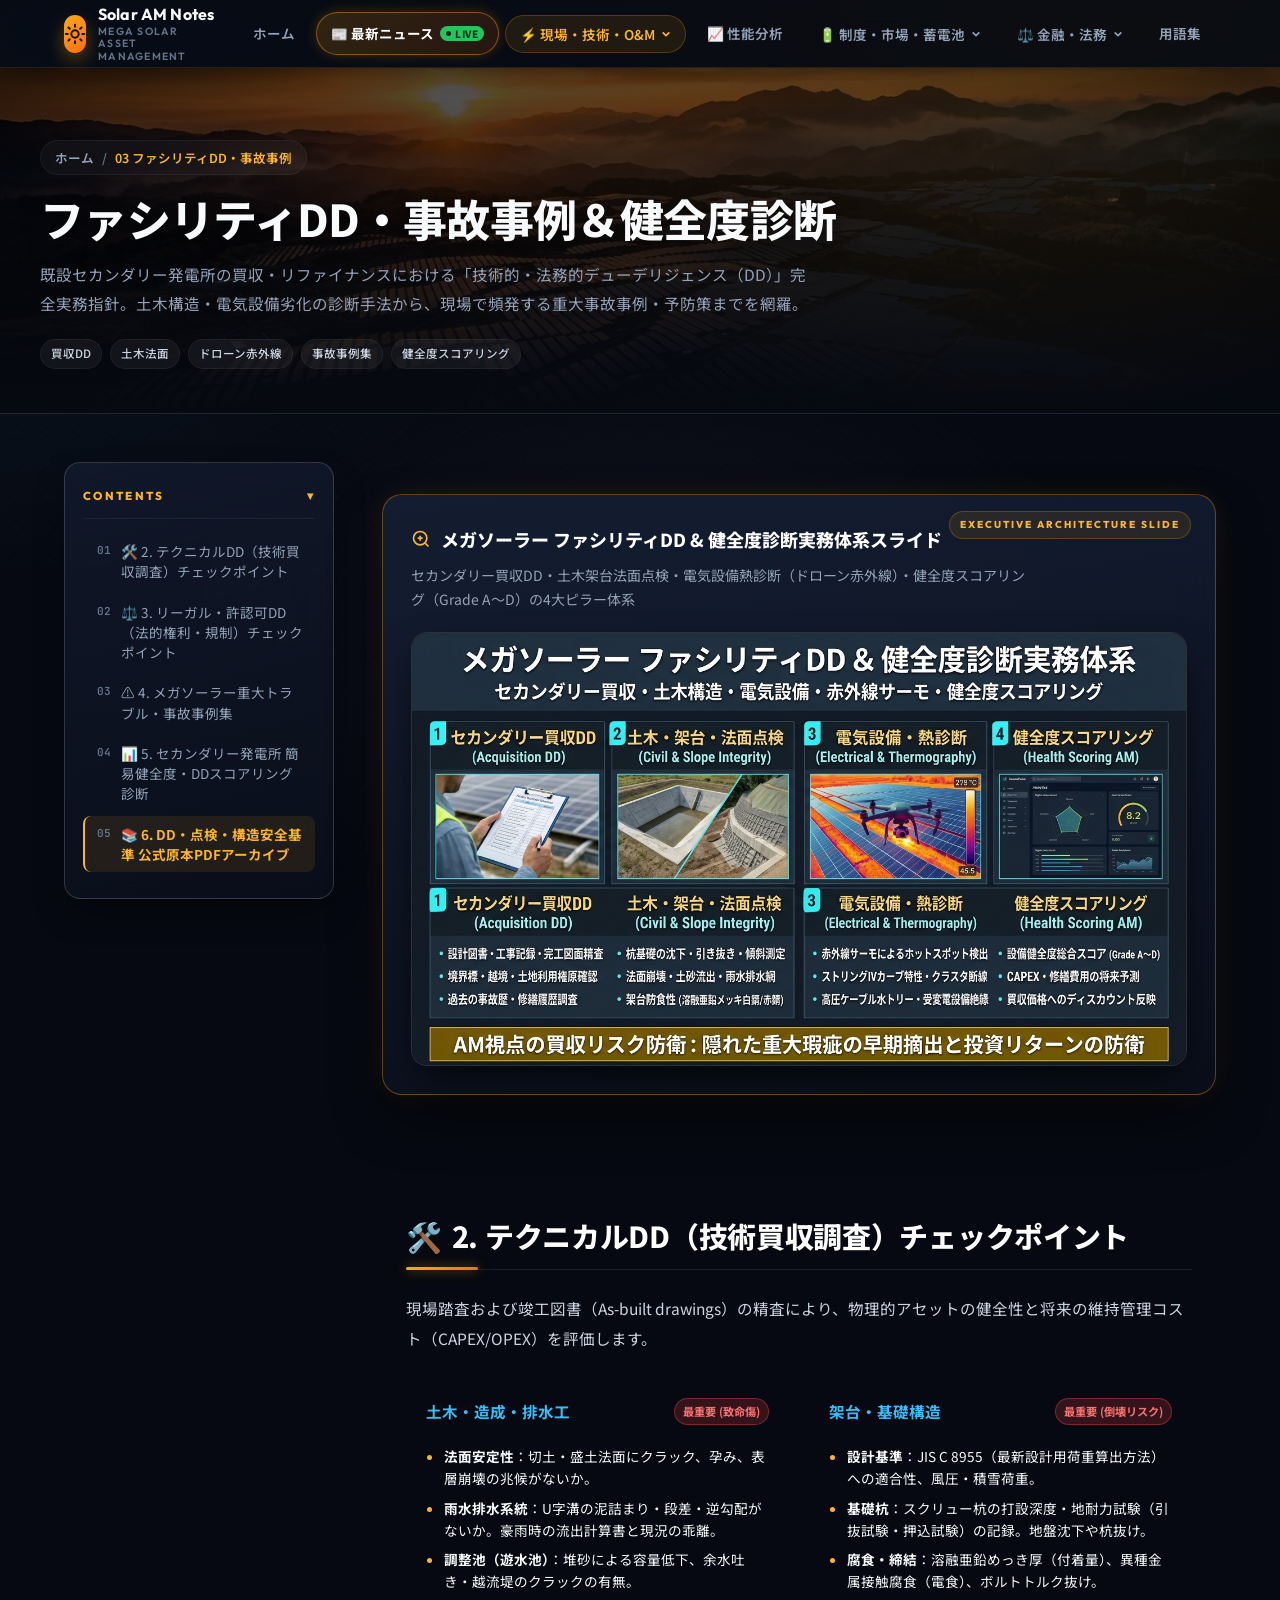
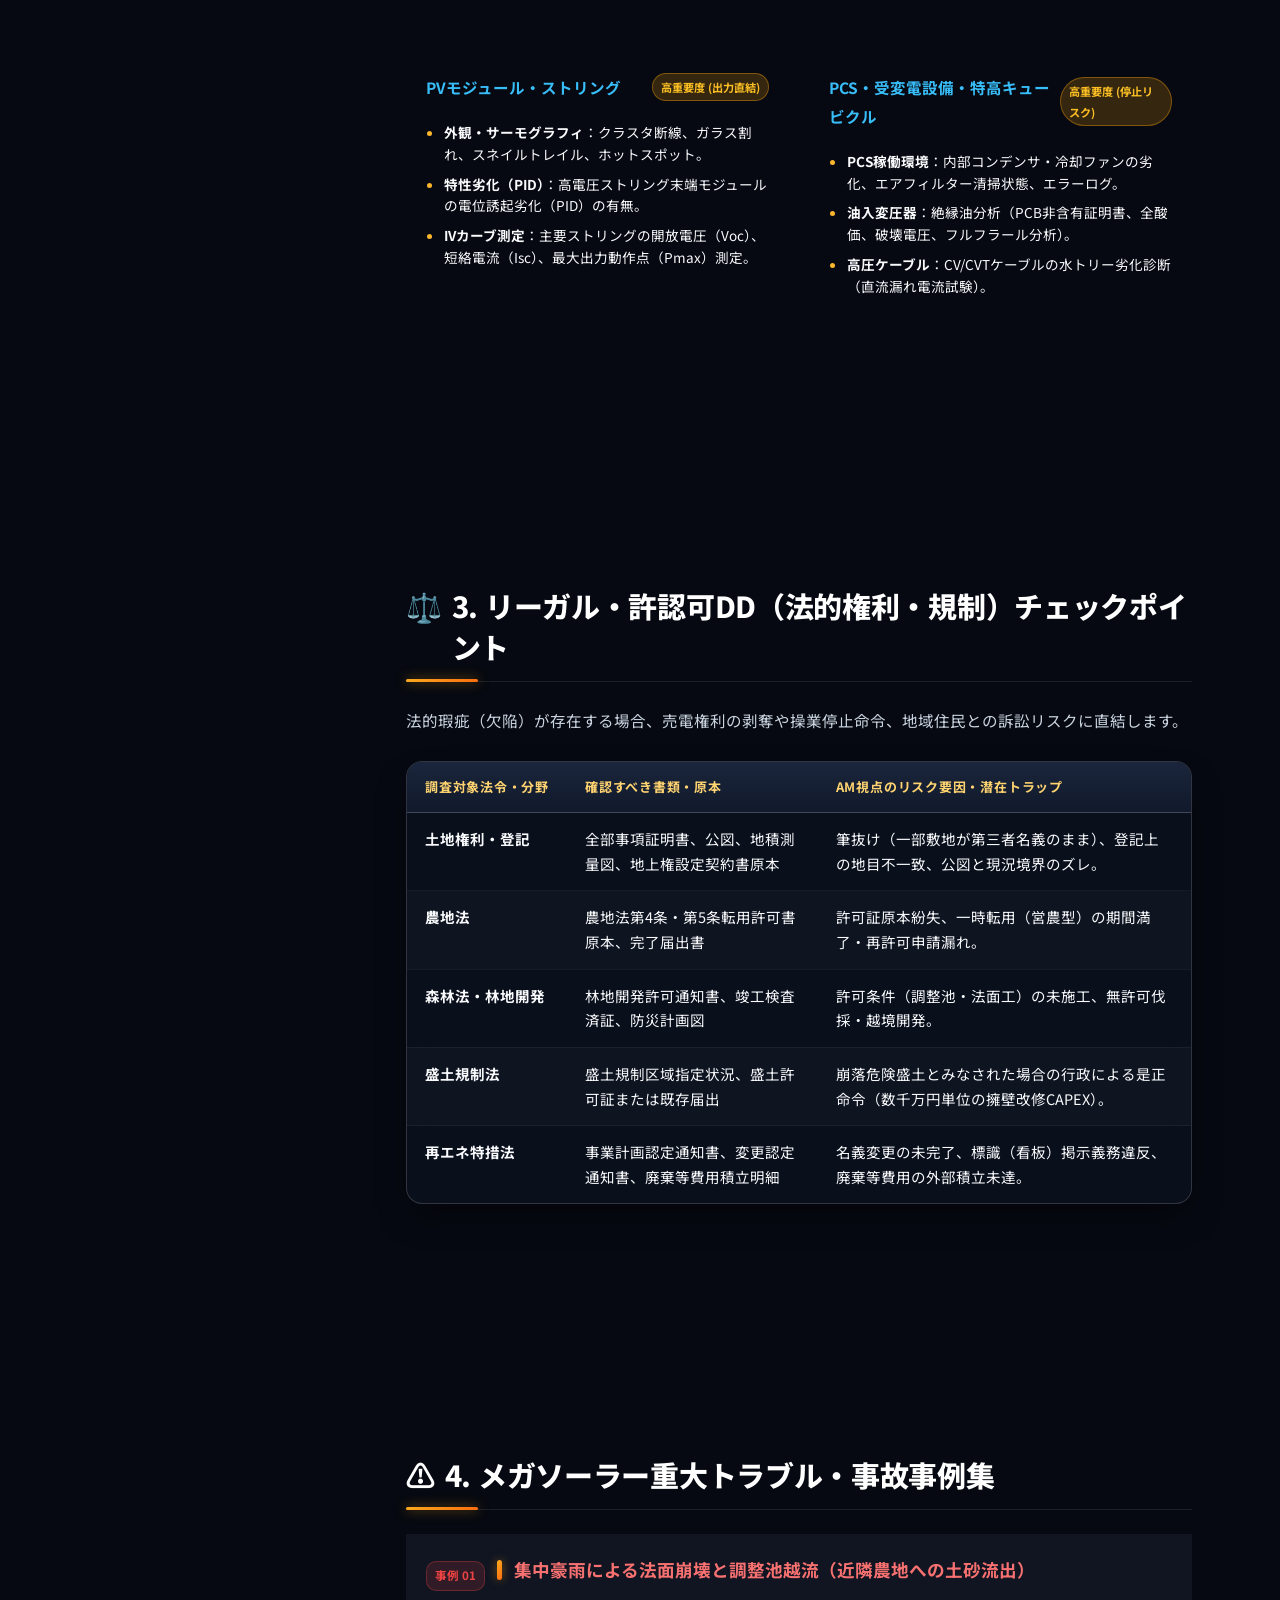
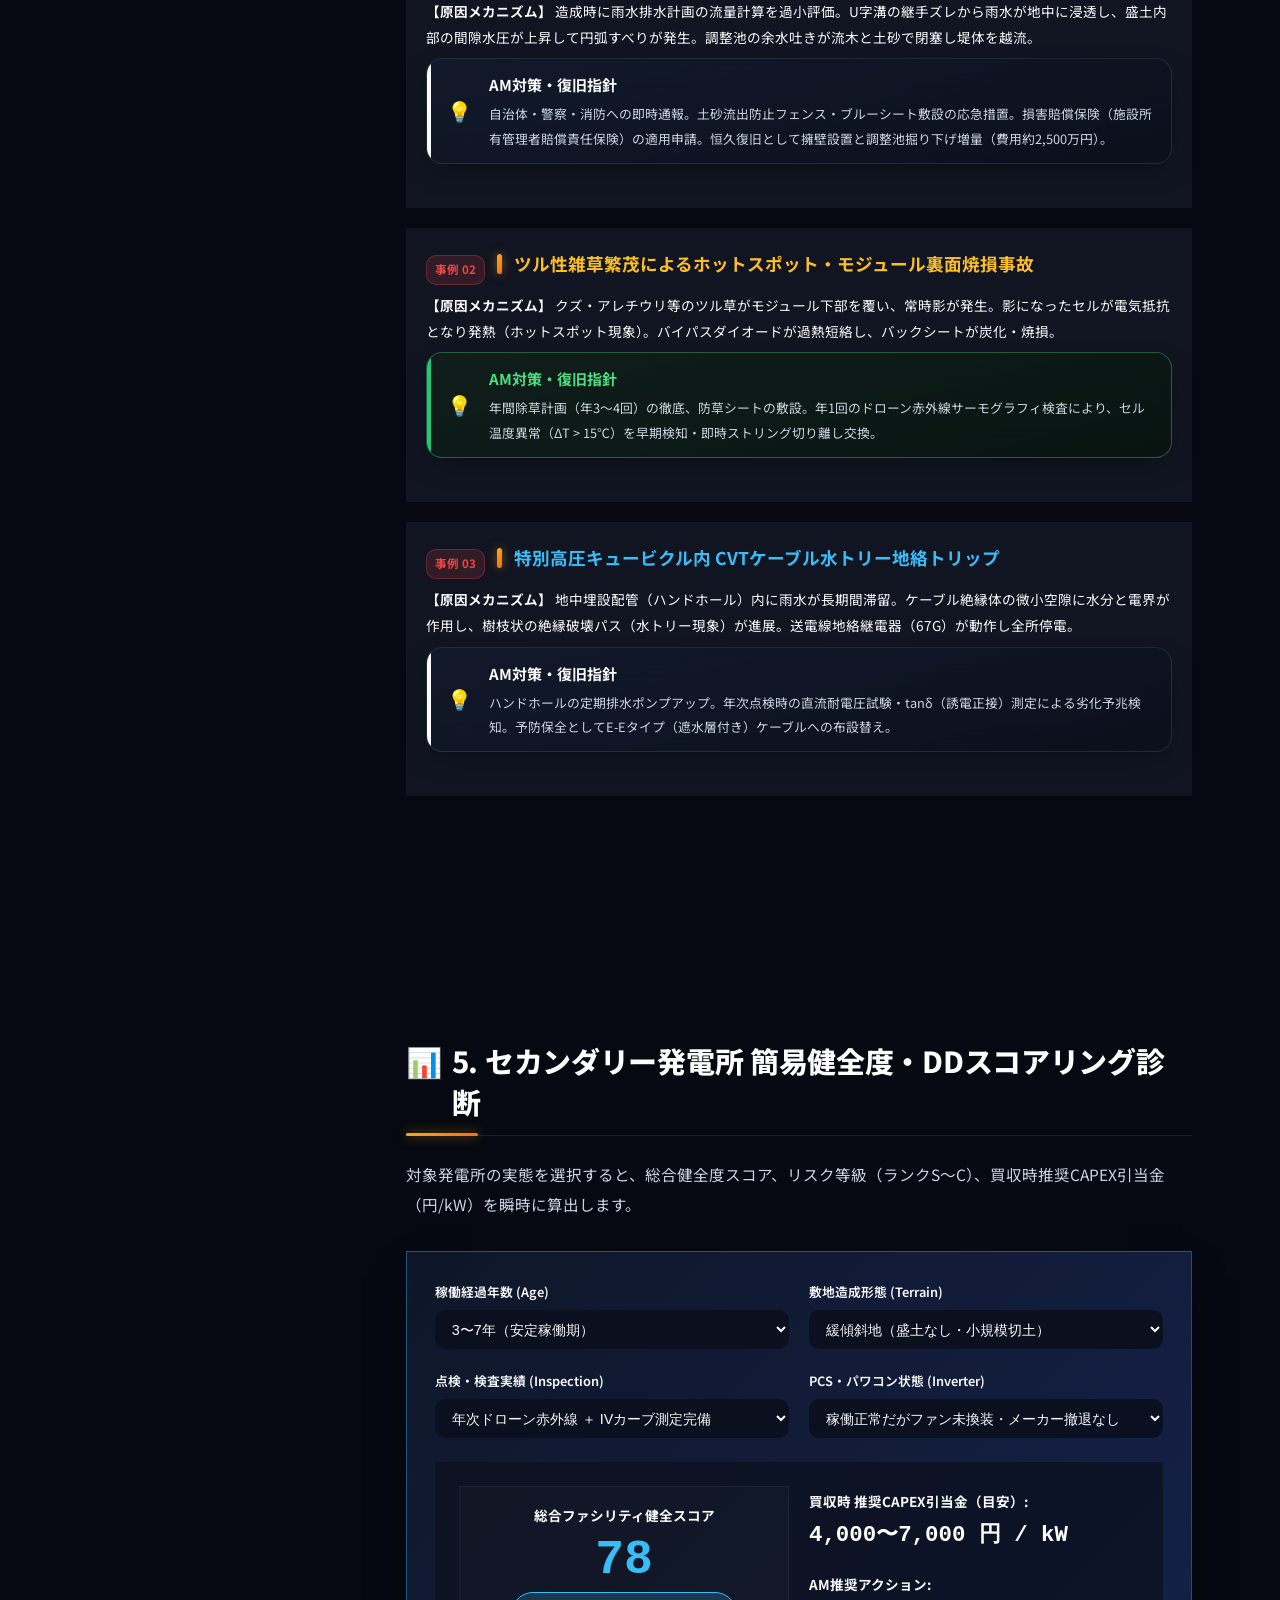
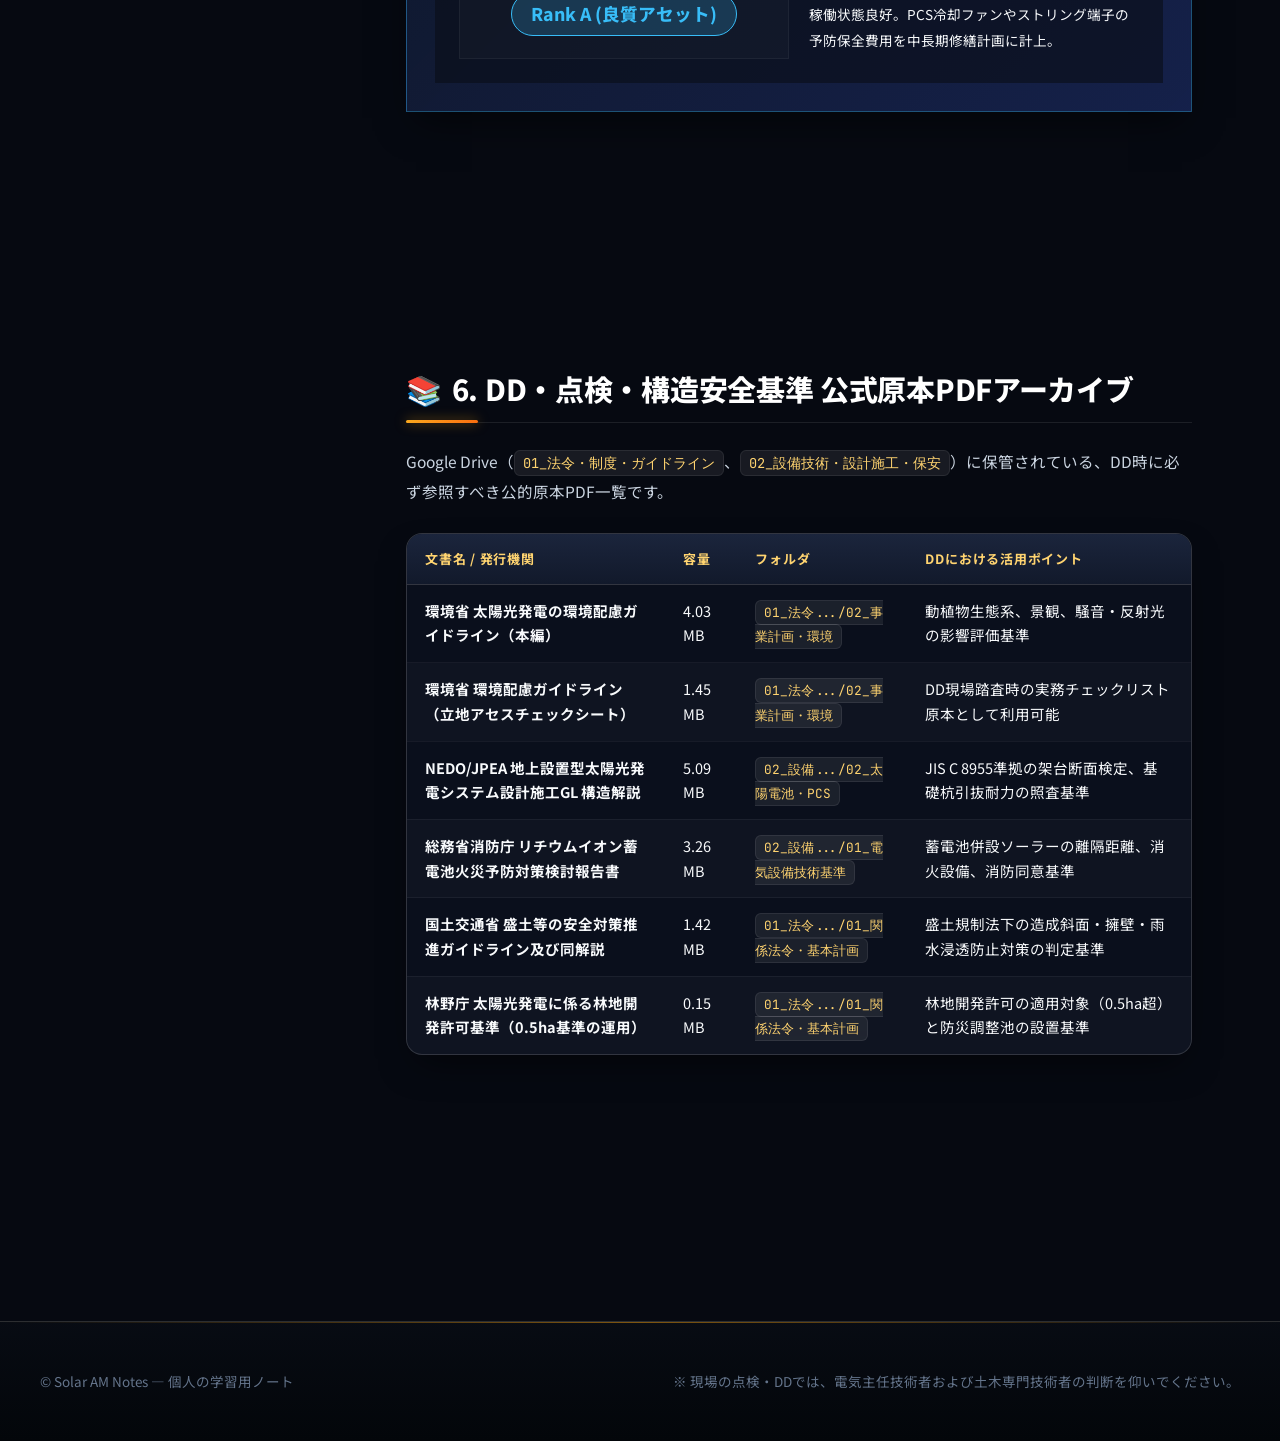
<file: notes/due-diligence.html>
<!DOCTYPE html>
<html lang="ja">
<head>
  <meta charset="UTF-8">
  <meta name="viewport" content="width=device-width, initial-scale=1, viewport-fit=cover">
  <title>ファシリティDD・事故事例＆健全度診断｜Solar AM Notes</title>
  <meta name="description" content="セカンダリーメガソーラー買収時のテクニカル・リーガルDDチェックシート、事故トラブル事例（土砂崩れ、ホットスポット、PID、パワコン焼損）、健全度スコアリング診断。">
  <meta name="theme-color" content="#0b0f17">
  <link rel="icon" href="data:image/svg+xml,%3Csvg xmlns='http://www.w3.org/2000/svg' viewBox='0 0 64 64'%3E%3Crect width='64' height='64' rx='16' fill='%23f7931e'/%3E%3Ccircle cx='32' cy='32' r='11' fill='%231a1206'/%3E%3C/svg%3E">
  <link rel="preconnect" href="https://fonts.googleapis.com">
  <link rel="preconnect" href="https://fonts.gstatic.com" crossorigin>
  <link href="https://fonts.googleapis.com/css2?family=Noto+Sans+JP:wght@400;500;700;800&family=Outfit:wght@500;600;700;800&family=JetBrains+Mono:wght@500;700;800&display=swap" rel="stylesheet">
  <link rel="stylesheet" href="../assets/css/style.css">
  <style>
    .dd-section-title {
      display: flex;
      align-items: center;
      gap: 0.6rem;
      border-bottom: 2px solid var(--accent);
      padding-bottom: 0.5rem;
      margin-top: 2rem;
    }
    .check-grid {
      display: grid;
      grid-template-columns: repeat(auto-fit, minmax(300px, 1fr));
      gap: 1.25rem;
      margin: 1.5rem 0;
    }
    .check-box {
      background: var(--bg-card);
      border: 1px solid var(--border-color);
      border-radius: var(--radius-md);
      padding: 1.25rem;
      transition: transform 0.2s ease, border-color 0.2s ease;
    }
    .check-box:hover {
      border-color: var(--accent);
      transform: translateY(-2px);
    }
    .check-box h4 {
      margin-top: 0;
      color: #38bdf8;
      display: flex;
      align-items: center;
      justify-content: space-between;
    }
    .badge-prio {
      font-size: 0.7rem;
      padding: 0.15rem 0.5rem;
      border-radius: 999px;
      font-weight: 700;
    }
    .prio-critical { background: rgba(239, 68, 68, 0.2); color: #f87171; border: 1px solid rgba(239, 68, 68, 0.4); }
    .prio-high { background: rgba(245, 158, 11, 0.2); color: #fbbf24; border: 1px solid rgba(245, 158, 11, 0.4); }
    .prio-std { background: rgba(56, 189, 248, 0.2); color: #38bdf8; border: 1px solid rgba(56, 189, 248, 0.4); }

    .trouble-card {
      background: rgba(20, 26, 40, 0.7);
      border: 1px solid var(--border-color);
      border-radius: var(--radius-md);
      padding: 1.25rem;
      margin-bottom: 1.25rem;
    }
    .trouble-header {
      display: flex;
      align-items: baseline;
      gap: 0.75rem;
      margin-bottom: 0.5rem;
    }
    .trouble-tag {
      font-size: 0.72rem;
      font-weight: 700;
      padding: 0.2rem 0.5rem;
      border-radius: var(--radius-sm);
      background: rgba(239, 68, 68, 0.15);
      color: #ef4444;
      border: 1px solid rgba(239, 68, 68, 0.3);
    }

    /* 診断ツールUI */
    .diag-container {
      background: linear-gradient(135deg, rgba(15, 23, 42, 0.95), rgba(23, 37, 84, 0.85));
      border: 1px solid rgba(56, 189, 248, 0.35);
      border-radius: var(--radius-lg);
      padding: 1.75rem;
      margin: 2rem 0;
      box-shadow: 0 16px 36px -10px rgba(0, 0, 0, 0.6);
    }
    .diag-grid {
      display: grid;
      grid-template-columns: repeat(auto-fit, minmax(240px, 1fr));
      gap: 1.25rem;
      margin-bottom: 1.5rem;
    }
    .diag-field label {
      display: block;
      font-size: 0.8rem;
      color: var(--text-muted);
      margin-bottom: 0.4rem;
      font-weight: 600;
    }
    .diag-field select {
      width: 100%;
      background: rgba(10, 15, 26, 0.85);
      border: 1px solid var(--border-color);
      border-radius: var(--radius-sm);
      color: var(--text-primary);
      padding: 0.65rem 0.8rem;
      font-size: 0.9rem;
      outline: none;
      transition: border-color 0.2s;
    }
    .diag-field select:focus {
      border-color: var(--accent);
    }
    .diag-output {
      display: grid;
      grid-template-columns: 1fr 1fr;
      gap: 1.25rem;
      background: rgba(10, 15, 26, 0.65);
      border: 1px solid var(--border-color);
      border-radius: var(--radius-md);
      padding: 1.5rem;
    }
    @media (max-width: 768px) {
      .diag-output { grid-template-columns: 1fr; }
    }
    .score-circle {
      text-align: center;
      padding: 1rem;
      background: rgba(255, 255, 255, 0.02);
      border-radius: var(--radius-md);
      border: 1px solid rgba(255, 255, 255, 0.05);
    }
    .score-num {
      font-size: 3rem;
      font-weight: 900;
      color: #38bdf8;
      font-family: monospace;
      line-height: 1;
    }
    .rank-badge {
      display: inline-block;
      font-size: 1.1rem;
      font-weight: 800;
      padding: 0.3rem 1.2rem;
      border-radius: 999px;
      margin-top: 0.5rem;
    }
    .rank-s { background: rgba(34, 197, 94, 0.2); color: #4ade80; border: 1px solid #4ade80; }
    .rank-a { background: rgba(56, 189, 248, 0.2); color: #38bdf8; border: 1px solid #38bdf8; }
    .rank-b { background: rgba(245, 158, 11, 0.2); color: #fbbf24; border: 1px solid #fbbf24; }
    .rank-c { background: rgba(239, 68, 68, 0.2); color: #f87171; border: 1px solid #f87171; }
  </style>
</head>
<body data-root="../" data-page="due-diligence">
  <div class="progress" id="progress"></div>

  <!-- ナビゲーションバー -->
  <header class="site-header">
    <div class="header-inner">
      <a class="brand" href="../index.html" aria-label="Solar AM Notes ホーム">
        <span class="brand-logo"><svg viewBox="0 0 24 24" fill="none" stroke="#1a1206" stroke-width="2.2" stroke-linecap="round"><circle cx="12" cy="12" r="4"/><path d="M12 2v2M12 20v2M4.9 4.9l1.4 1.4M17.7 17.7l1.4 1.4M2 12h2M20 12h2M4.9 19.1l1.4-1.4M17.7 6.3l1.4-1.4"/></svg></span>
        <span>Solar AM Notes<small>MEGA SOLAR ASSET MANAGEMENT</small></span>
      </a>
      <button class="nav-toggle" id="nav-toggle" aria-label="メニューを開く" aria-expanded="false" aria-controls="site-nav"><span></span></button>
      <nav class="nav" id="site-nav" aria-label="メインナビゲーション"></nav>
    </div>
  </header>

  <main>
    <section class="page-hero">
      <div class="page-hero-inner">
        <nav class="breadcrumb" aria-label="パンくずリスト"><a href="../index.html">ホーム</a><span>/</span><span>03 ファシリティDD・事故事例</span></nav>
        <h1>ファシリティDD・事故事例＆健全度診断</h1>
        <p>既設セカンダリー発電所の買収・リファイナンスにおける「技術的・法務的デューデリジェンス（DD）」完全実務指針。土木構造・電気設備劣化の診断手法から、現場で頻発する重大事故事例・予防策までを網羅。</p>
        <div class="meta">
          <span class="tag">買収DD</span><span class="tag">土木法面</span><span class="tag">ドローン赤外線</span><span class="tag">事故事例集</span><span class="tag">健全度スコアリング</span>
        </div>
      </div>
    </section>

    <div class="article-wrap">
      <details class="toc" id="toc" open>
        <summary>Contents <span aria-hidden="true">▾</span></summary>
        <ol id="toc-list"></ol>
      </details>

      <article class="prose">

        <!-- ===== SECTION: 総合実写スライド ===== -->
        <div class="diagram-card">
          <h4><svg width="20" height="20" viewBox="0 0 24 24" fill="none" stroke="currentColor" stroke-width="2"><circle cx="11" cy="11" r="8"/><line x1="21" y1="21" x2="16.65" y2="16.65"/><path d="M11 8v6M8 11h6"/></svg> メガソーラー ファシリティDD &amp; 健全度診断実務体系スライド</h4>
          <p class="desc">セカンダリー買収DD・土木架台法面点検・電気設備熱診断（ドローン赤外線）・健全度スコアリング（Grade A〜D）の4大ピラー体系</p>
          <div class="diagram-figure">
            <img src="../assets/img/dd_inspection_slide.jpg" alt="メガソーラーファシリティDD・健全度診断実務体系・買収DD・土木法面・熱診断・健全度スコアリング実写スライド図解" loading="lazy">
          </div>
        </div>

        <!-- テクニカルDD重点項目 -->
        <section class="section" id="technical-dd">
          <h2 class="dd-section-title"><span>🛠️</span> 2. テクニカルDD（技術買収調査）チェックポイント</h2>
          <p>現場踏査および竣工図書（As-built drawings）の精査により、物理的アセットの健全性と将来の維持管理コスト（CAPEX/OPEX）を評価します。</p>

          <div class="check-grid">
            <div class="check-box">
              <h4>土木・造成・排水工 <span class="badge-prio prio-critical">最重要 (致命傷)</span></h4>
              <ul style="font-size: 0.85rem; color: var(--text-secondary); padding-left: 1.1rem; line-height: 1.6;">
                <li><b>法面安定性</b>：切土・盛土法面にクラック、孕み、表層崩壊の兆候がないか。</li>
                <li><b>雨水排水系統</b>：U字溝の泥詰まり・段差・逆勾配がないか。豪雨時の流出計算書と現況の乖離。</li>
                <li><b>調整池（遊水池）</b>：堆砂による容量低下、余水吐き・越流堤のクラックの有無。</li>
              </ul>
            </div>

            <div class="check-box">
              <h4>架台・基礎構造 <span class="badge-prio prio-critical">最重要 (倒壊リスク)</span></h4>
              <ul style="font-size: 0.85rem; color: var(--text-secondary); padding-left: 1.1rem; line-height: 1.6;">
                <li><b>設計基準</b>：JIS C 8955（最新設計用荷重算出方法）への適合性、風圧・積雪荷重。</li>
                <li><b>基礎杭</b>：スクリュー杭の打設深度・地耐力試験（引抜試験・押込試験）の記録。地盤沈下や杭抜け。</li>
                <li><b>腐食・締結</b>：溶融亜鉛めっき厚（付着量）、異種金属接触腐食（電食）、ボルトトルク抜け。</li>
              </ul>
            </div>

            <div class="check-box">
              <h4>PVモジュール・ストリング <span class="badge-prio prio-high">高重要度 (出力直結)</span></h4>
              <ul style="font-size: 0.85rem; color: var(--text-secondary); padding-left: 1.1rem; line-height: 1.6;">
                <li><b>外観・サーモグラフィ</b>：クラスタ断線、ガラス割れ、スネイルトレイル、ホットスポット。</li>
                <li><b>特性劣化（PID）</b>：高電圧ストリング末端モジュールの電位誘起劣化（PID）の有無。</li>
                <li><b>IVカーブ測定</b>：主要ストリングの開放電圧（Voc）、短絡電流（Isc）、最大出力動作点（Pmax）測定。</li>
              </ul>
            </div>

            <div class="check-box">
              <h4>PCS・受変電設備・特高キュービクル <span class="badge-prio prio-high">高重要度 (停止リスク)</span></h4>
              <ul style="font-size: 0.85rem; color: var(--text-secondary); padding-left: 1.1rem; line-height: 1.6;">
                <li><b>PCS稼働環境</b>：内部コンデンサ・冷却ファンの劣化、エアフィルター清掃状態、エラーログ。</li>
                <li><b>油入変圧器</b>：絶縁油分析（PCB非含有証明書、全酸価、破壊電圧、フルフラール分析）。</li>
                <li><b>高圧ケーブル</b>：CV/CVTケーブルの水トリー劣化診断（直流漏れ電流試験）。</li>
              </ul>
            </div>
          </div>
        </section>

        <!-- リーガル・許認可DD項目 -->
        <section class="section" id="legal-dd">
          <h2 class="dd-section-title"><span>⚖️</span> 3. リーガル・許認可DD（法的権利・規制）チェックポイント</h2>
          <p>法的瑕疵（欠陥）が存在する場合、売電権利の剥奪や操業停止命令、地域住民との訴訟リスクに直結します。</p>

          <table class="diff-table">
            <thead>
              <tr>
                <th>調査対象法令・分野</th>
                <th>確認すべき書類・原本</th>
                <th>AM視点のリスク要因・潜在トラップ</th>
              </tr>
            </thead>
            <tbody>
              <tr>
                <td><b>土地権利・登記</b></td>
                <td>全部事項証明書、公図、地積測量図、地上権設定契約書原本</td>
                <td>筆抜け（一部敷地が第三者名義のまま）、登記上の地目不一致、公図と現況境界のズレ。</td>
              </tr>
              <tr>
                <td><b>農地法</b></td>
                <td>農地法第4条・第5条転用許可書原本、完了届出書</td>
                <td>許可証原本紛失、一時転用（営農型）の期間満了・再許可申請漏れ。</td>
              </tr>
              <tr>
                <td><b>森林法・林地開発</b></td>
                <td>林地開発許可通知書、竣工検査済証、防災計画図</td>
                <td>許可条件（調整池・法面工）の未施工、無許可伐採・越境開発。</td>
              </tr>
              <tr>
                <td><b>盛土規制法</b></td>
                <td>盛土規制区域指定状況、盛土許可証または既存届出</td>
                <td>崩落危険盛土とみなされた場合の行政による是正命令（数千万円単位の擁壁改修CAPEX）。</td>
              </tr>
              <tr>
                <td><b>再エネ特措法</b></td>
                <td>事業計画認定通知書、変更認定通知書、廃棄等費用積立明細</td>
                <td>名義変更の未完了、標識（看板）掲示義務違反、廃棄等費用の外部積立未達。</td>
              </tr>
            </tbody>
          </table>
        </section>

        <!-- 重大トラブル・事故事例集 -->
        <section class="section" id="troubles">
          <h2 class="dd-section-title"><span>⚠️</span> 4. メガソーラー重大トラブル・事故事例集</h2>

          <div class="trouble-card">
            <div class="trouble-header">
              <span class="trouble-tag">事例 01</span>
              <h3 style="margin: 0; font-size: 1.1rem; color: #f87171;">集中豪雨による法面崩壊と調整池越流（近隣農地への土砂流出）</h3>
            </div>
            <p style="font-size: 0.85rem; color: var(--text-secondary); margin: 0.4rem 0;">
              <b>【原因メカニズム】</b> 造成時に雨水排水計画の流量計算を過小評価。U字溝の継手ズレから雨水が地中に浸透し、盛土内部の間隙水圧が上昇して円弧すべりが発生。調整池の余水吐きが流木と土砂で閉塞し堤体を越流。
            </p>
            <div class="callout caution" style="margin-top: 0.5rem; padding: 0.75rem 1rem;">
              <span class="ic">💡</span>
              <div>
                <b class="t">AM対策・復旧指針</b>
                <p style="font-size: 0.8rem; margin: 0;">自治体・警察・消防への即時通報。土砂流出防止フェンス・ブルーシート敷設の応急措置。損害賠償保険（施設所有管理者賠償責任保険）の適用申請。恒久復旧として擁壁設置と調整池掘り下げ増量（費用約2,500万円）。</p>
              </div>
            </div>
          </div>

          <div class="trouble-card">
            <div class="trouble-header">
              <span class="trouble-tag">事例 02</span>
              <h3 style="margin: 0; font-size: 1.1rem; color: #fbbf24;">ツル性雑草繁茂によるホットスポット・モジュール裏面焼損事故</h3>
            </div>
            <p style="font-size: 0.85rem; color: var(--text-secondary); margin: 0.4rem 0;">
              <b>【原因メカニズム】</b> クズ・アレチウリ等のツル草がモジュール下部を覆い、常時影が発生。影になったセルが電気抵抗となり発熱（ホットスポット現象）。バイパスダイオードが過熱短絡し、バックシートが炭化・焼損。
            </p>
            <div class="callout tip" style="margin-top: 0.5rem; padding: 0.75rem 1rem;">
              <span class="ic">💡</span>
              <div>
                <b class="t">AM対策・復旧指針</b>
                <p style="font-size: 0.8rem; margin: 0;">年間除草計画（年3〜4回）の徹底、防草シートの敷設。年1回のドローン赤外線サーモグラフィ検査により、セル温度異常（ΔT &gt; 15℃）を早期検知・即時ストリング切り離し交換。</p>
              </div>
            </div>
          </div>

          <div class="trouble-card">
            <div class="trouble-header">
              <span class="trouble-tag">事例 03</span>
              <h3 style="margin: 0; font-size: 1.1rem; color: #38bdf8;">特別高圧キュービクル内 CVTケーブル水トリー地絡トリップ</h3>
            </div>
            <p style="font-size: 0.85rem; color: var(--text-secondary); margin: 0.4rem 0;">
              <b>【原因メカニズム】</b> 地中埋設配管（ハンドホール）内に雨水が長期間滞留。ケーブル絶縁体の微小空隙に水分と電界が作用し、樹枝状の絶縁破壊パス（水トリー現象）が進展。送電線地絡継電器（67G）が動作し全所停電。
            </p>
            <div class="callout note" style="margin-top: 0.5rem; padding: 0.75rem 1rem;">
              <span class="ic">💡</span>
              <div>
                <b class="t">AM対策・復旧指針</b>
                <p style="font-size: 0.8rem; margin: 0;">ハンドホールの定期排水ポンプアップ。年次点検時の直流耐電圧試験・tanδ（誘電正接）測定による劣化予兆検知。予防保全としてE-Eタイプ（遮水層付き）ケーブルへの布設替え。</p>
              </div>
            </div>
          </div>
        </section>

        <!-- 発電所健全度スコアリング診断ツール -->
        <section class="section" id="scoring-tool">
          <h2 class="dd-section-title"><span>📊</span> 5. セカンダリー発電所 簡易健全度・DDスコアリング診断</h2>
          <p>対象発電所の実態を選択すると、総合健全度スコア、リスク等級（ランクS〜C）、買収時推奨CAPEX引当金（円/kW）を瞬時に算出します。</p>

          <div class="diag-container">
            <div class="diag-grid">
              <div class="diag-field">
                <label for="d-age">稼働経過年数 (Age)</label>
                <select id="d-age">
                  <option value="25">3年未満（初期不良期終了・新鋭）</option>
                  <option value="20" selected>3〜7年（安定稼働期）</option>
                  <option value="12">8〜12年（劣化・PCS更新期）</option>
                  <option value="5">12年以上（高経年・大規模修繕期）</option>
                </select>
              </div>

              <div class="diag-field">
                <label for="d-terrain">敷地造成形態 (Terrain)</label>
                <select id="d-terrain">
                  <option value="25">平坦地・元工場跡地・農地</option>
                  <option value="18" selected>緩傾斜地（盛土なし・小規模切土）</option>
                  <option value="8">山林造成地（大規模盛土・調整池あり）</option>
                  <option value="0">急傾斜地・盛土規制区域内</option>
                </select>
              </div>

              <div class="diag-field">
                <label for="d-inspection">点検・検査実績 (Inspection)</label>
                <select id="d-inspection">
                  <option value="25" selected>年次ドローン赤外線 ＋ IVカーブ測定完備</option>
                  <option value="15">目視巡回 ＋ 法定電気点検のみ</option>
                  <option value="5">巡回記録が散逸・点検実績不透明</option>
                </select>
              </div>

              <div class="diag-field">
                <label for="d-pcs">PCS・パワコン状態 (Inverter)</label>
                <select id="d-pcs">
                  <option value="25">国内大手/実績品・ファン換装済・保証有効</option>
                  <option value="15" selected>稼働正常だがファン未換装・メーカー撤退なし</option>
                  <option value="5">メーカー事業撤退品・エラー頻発・保守部品枯渇</option>
                </select>
              </div>
            </div>

            <div class="diag-output">
              <div class="score-circle">
                <div style="font-size: 0.85rem; color: var(--text-muted); font-weight: 700; margin-bottom: 0.5rem;">総合ファシリティ健全スコア</div>
                <div class="score-num" id="out-score">78</div>
                <div><span class="rank-badge rank-a" id="out-rank">Rank A (良質アセット)</span></div>
              </div>

              <div style="display: flex; flex-direction: column; justify-content: center;">
                <div style="margin-bottom: 0.8rem;">
                  <b style="font-size: 0.85rem; color: var(--text-muted);">買収時 推奨CAPEX引当金（目安）:</b>
                  <div style="font-size: 1.4rem; font-weight: 800; color: #fff; font-family: monospace;" id="out-capex">5,000 円 / kW</div>
                </div>
                <div>
                  <b style="font-size: 0.85rem; color: var(--text-muted);">AM推奨アクション:</b>
                  <p style="font-size: 0.85rem; color: var(--text-secondary); margin: 0.3rem 0;" id="out-action">
                    標準的な定期修繕計画を維持。PCS冷却ファン予防交換費用を中長期修繕計画に織り込み。
                  </p>
                </div>
              </div>
            </div>
          </div>
        </section>

        <!-- 公式原本PDFアーカイブ -->
        <section class="section" id="reference-pdfs">
          <h2 class="dd-section-title"><span>📚</span> 6. DD・点検・構造安全基準 公式原本PDFアーカイブ</h2>
          <p>Google Drive（<code>01_法令・制度・ガイドライン</code>、<code>02_設備技術・設計施工・保安</code>）に保管されている、DD時に必ず参照すべき公的原本PDF一覧です。</p>

          <table>
            <thead>
              <tr>
                <th>文書名 / 発行機関</th>
                <th>容量</th>
                <th>フォルダ</th>
                <th>DDにおける活用ポイント</th>
              </tr>
            </thead>
            <tbody>
              <tr>
                <td><b>環境省 太陽光発電の環境配慮ガイドライン（本編）</b></td>
                <td>4.03 MB</td>
                <td><code>01_法令.../02_事業計画・環境</code></td>
                <td>動植物生態系、景観、騒音・反射光の影響評価基準</td>
              </tr>
              <tr>
                <td><b>環境省 環境配慮ガイドライン（立地アセスチェックシート）</b></td>
                <td>1.45 MB</td>
                <td><code>01_法令.../02_事業計画・環境</code></td>
                <td>DD現場踏査時の実務チェックリスト原本として利用可能</td>
              </tr>
              <tr>
                <td><b>NEDO/JPEA 地上設置型太陽光発電システム設計施工GL 構造解説</b></td>
                <td>5.09 MB</td>
                <td><code>02_設備.../02_太陽電池・PCS</code></td>
                <td>JIS C 8955準拠の架台断面検定、基礎杭引抜耐力の照査基準</td>
              </tr>
              <tr>
                <td><b>総務省消防庁 リチウムイオン蓄電池火災予防対策検討報告書</b></td>
                <td>3.26 MB</td>
                <td><code>02_設備.../01_電気設備技術基準</code></td>
                <td>蓄電池併設ソーラーの離隔距離、消火設備、消防同意基準</td>
              </tr>
              <tr>
                <td><b>国土交通省 盛土等の安全対策推進ガイドライン及び同解説</b></td>
                <td>1.42 MB</td>
                <td><code>01_法令.../01_関係法令・基本計画</code></td>
                <td>盛土規制法下の造成斜面・擁壁・雨水浸透防止対策の判定基準</td>
              </tr>
              <tr>
                <td><b>林野庁 太陽光発電に係る林地開発許可基準（0.5ha基準の運用）</b></td>
                <td>0.15 MB</td>
                <td><code>01_法令.../01_関係法令・基本計画</code></td>
                <td>林地開発許可の適用対象（0.5ha超）と防災調整池の設置基準</td>
              </tr>
            </tbody>
          </table>
        </section>

      </article>
    </div>
  </main>

  <footer class="site-footer">
    <div class="footer-inner">
      <p>© Solar AM Notes — 個人の学習用ノート</p>
      <p>※ 現場の点検・DDでは、電気主任技術者および土木専門技術者の判断を仰いでください。</p>
    </div>
  </footer>

  <button class="to-top" id="to-top" aria-label="ページの先頭へ戻る"><svg viewBox="0 0 24 24" fill="none" stroke="currentColor" stroke-width="2.6" stroke-linecap="round" stroke-linejoin="round"><path d="M12 19V5M5 12l7-7 7 7"/></svg></button>
  <script src="../assets/js/main.js"></script>

  <script>
    function updateDiag() {
      const age = parseInt(document.getElementById('d-age').value);
      const terrain = parseInt(document.getElementById('d-terrain').value);
      const insp = parseInt(document.getElementById('d-inspection').value);
      const pcs = parseInt(document.getElementById('d-pcs').value);

      const total = age + terrain + insp + pcs;
      document.getElementById('out-score').innerText = total;

      const rankElem = document.getElementById('out-rank');
      const capexElem = document.getElementById('out-capex');
      const actionElem = document.getElementById('out-action');

      if (total >= 85) {
        rankElem.className = 'rank-badge rank-s';
        rankElem.innerText = 'Rank S (最優良アセット)';
        capexElem.innerText = '2,000〜3,000 円 / kW';
        actionElem.innerText = '瑕疵リスク極小。標準的なO&M保守契約の継続で高いキャッシュフローが期待できます。';
      } else if (total >= 70) {
        rankElem.className = 'rank-badge rank-a';
        rankElem.innerText = 'Rank A (良質アセット)';
        capexElem.innerText = '4,000〜7,000 円 / kW';
        actionElem.innerText = '稼働状態良好。PCS冷却ファンやストリング端子の予防保全費用を中長期修繕計画に計上。';
      } else if (total >= 50) {
        rankElem.className = 'rank-badge rank-b';
        rankElem.innerText = 'Rank B (要注記・改善要)';
        capexElem.innerText = '10,000〜18,000 円 / kW';
        actionElem.innerText = '土木法面の目視確認・排水路清掃および全ストリングIV測定が必須。買収価格交渉（ディスカウント）の余地あり。';
      } else {
        rankElem.className = 'rank-badge rank-c';
        rankElem.innerText = 'Rank C (ハイリスク・抜本改修)';
        capexElem.innerText = '25,000〜40,000 円 / kW 以上';
        actionElem.innerText = '重大な土木崩落リスクまたはPCS枯渇の懸念。詳細な第三者エンジニアリングレポート（IEレポート）が不可欠。';
      }
    }

    const selects = document.querySelectorAll('.diag-container select');
    selects.forEach(s => s.addEventListener('change', updateDiag));
    updateDiag();
  </script>
</body>
</html>
</file>
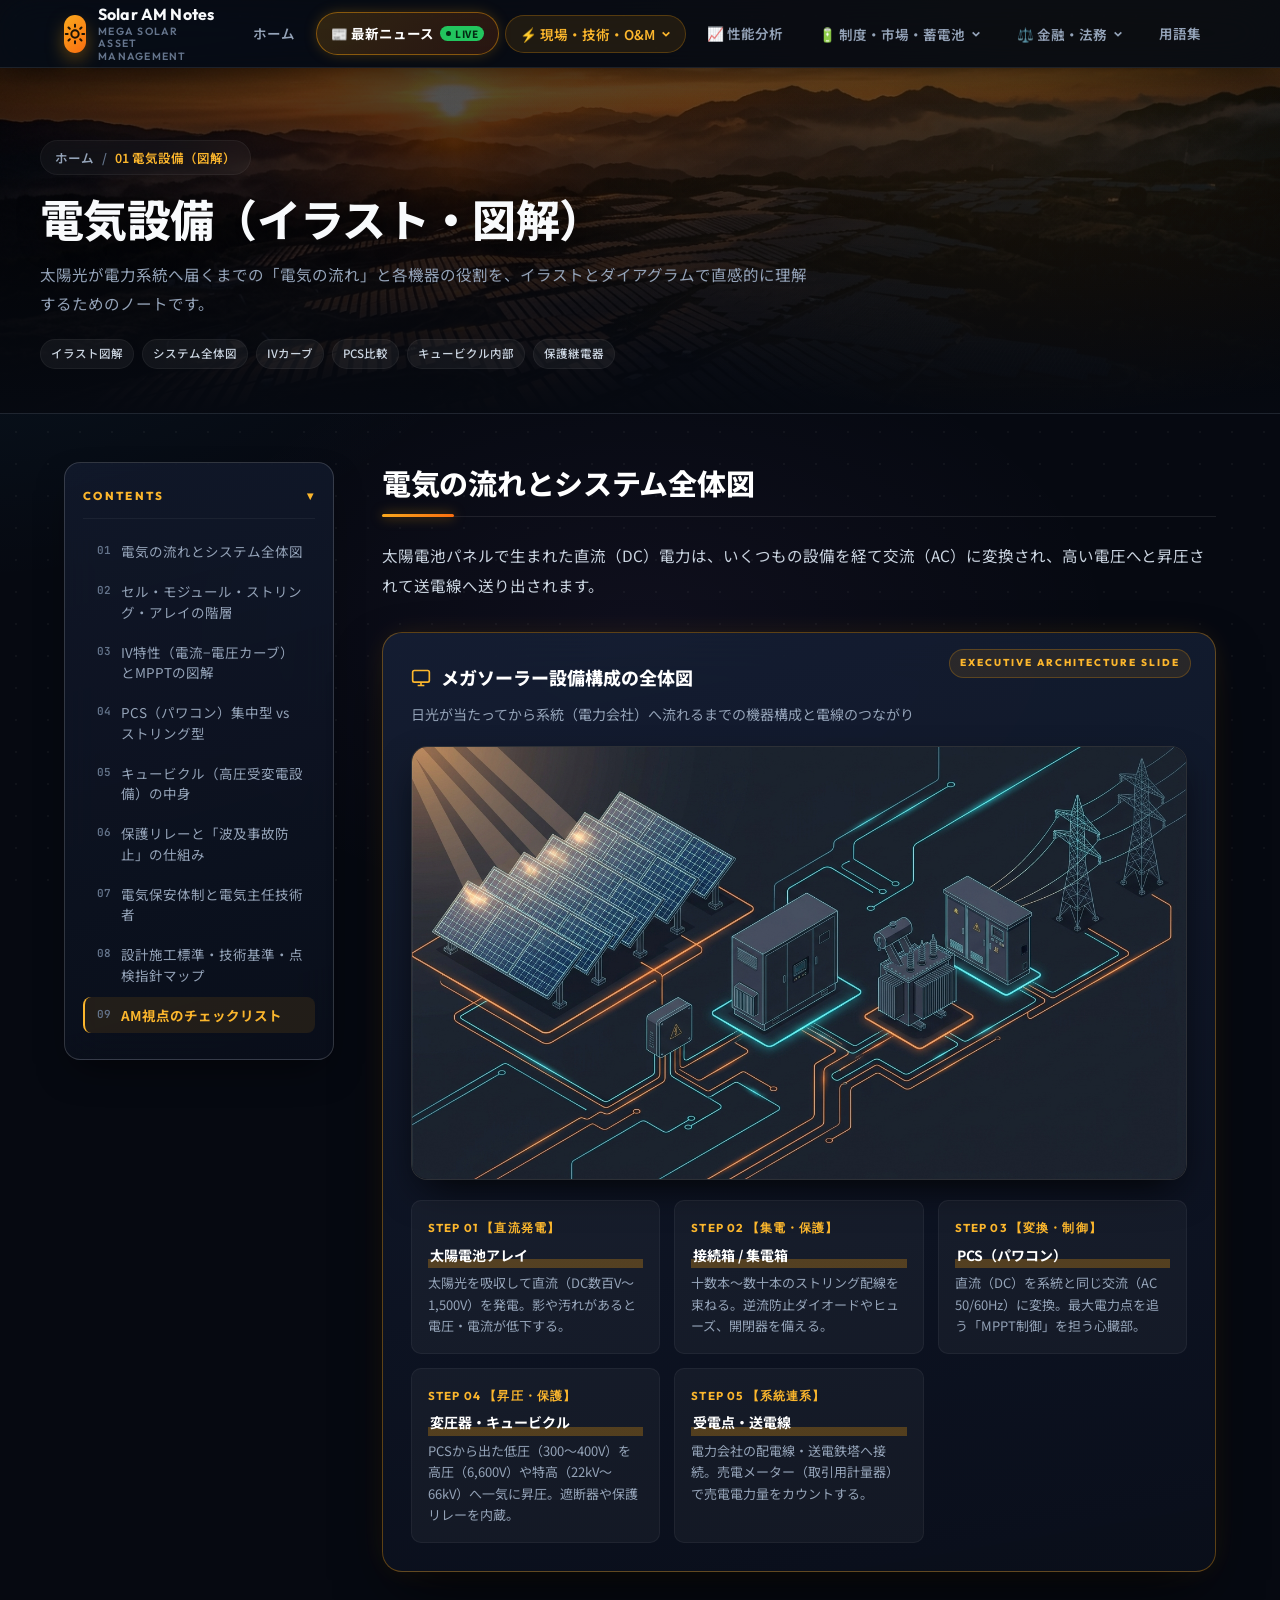
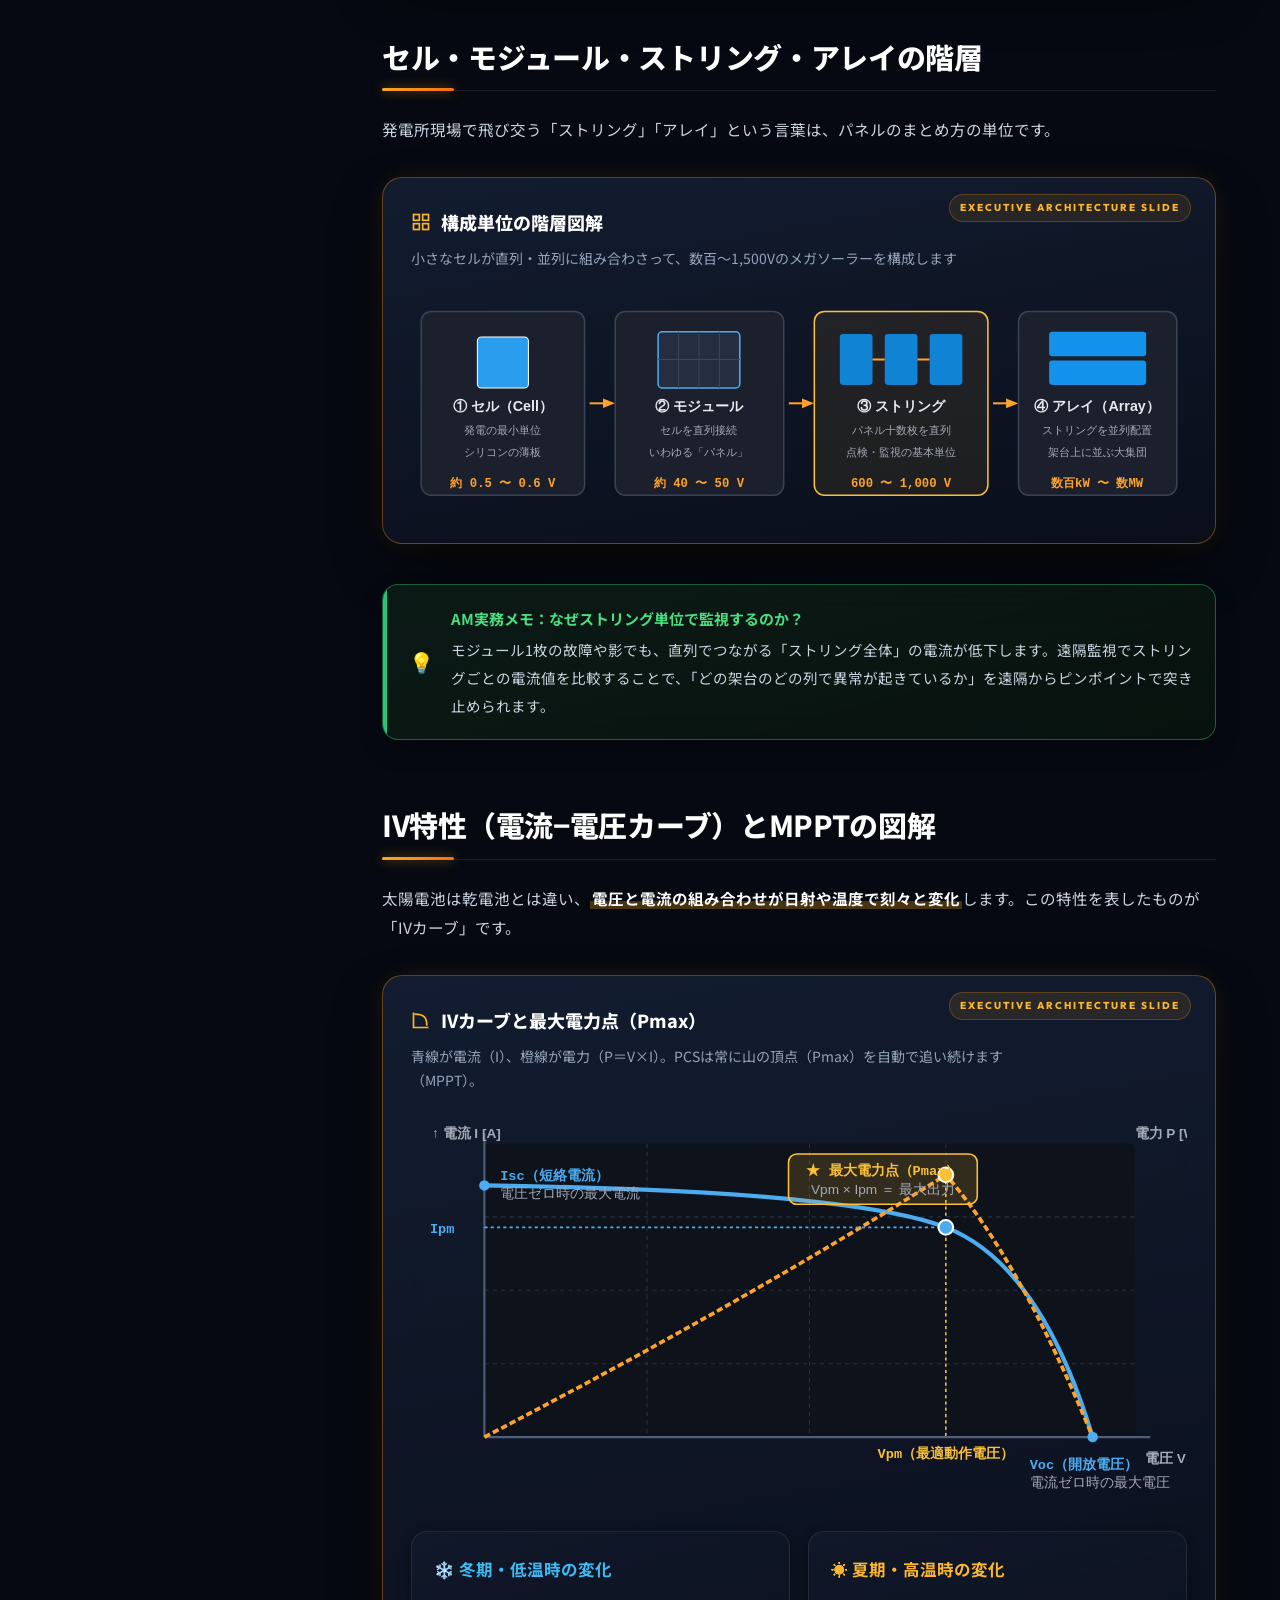
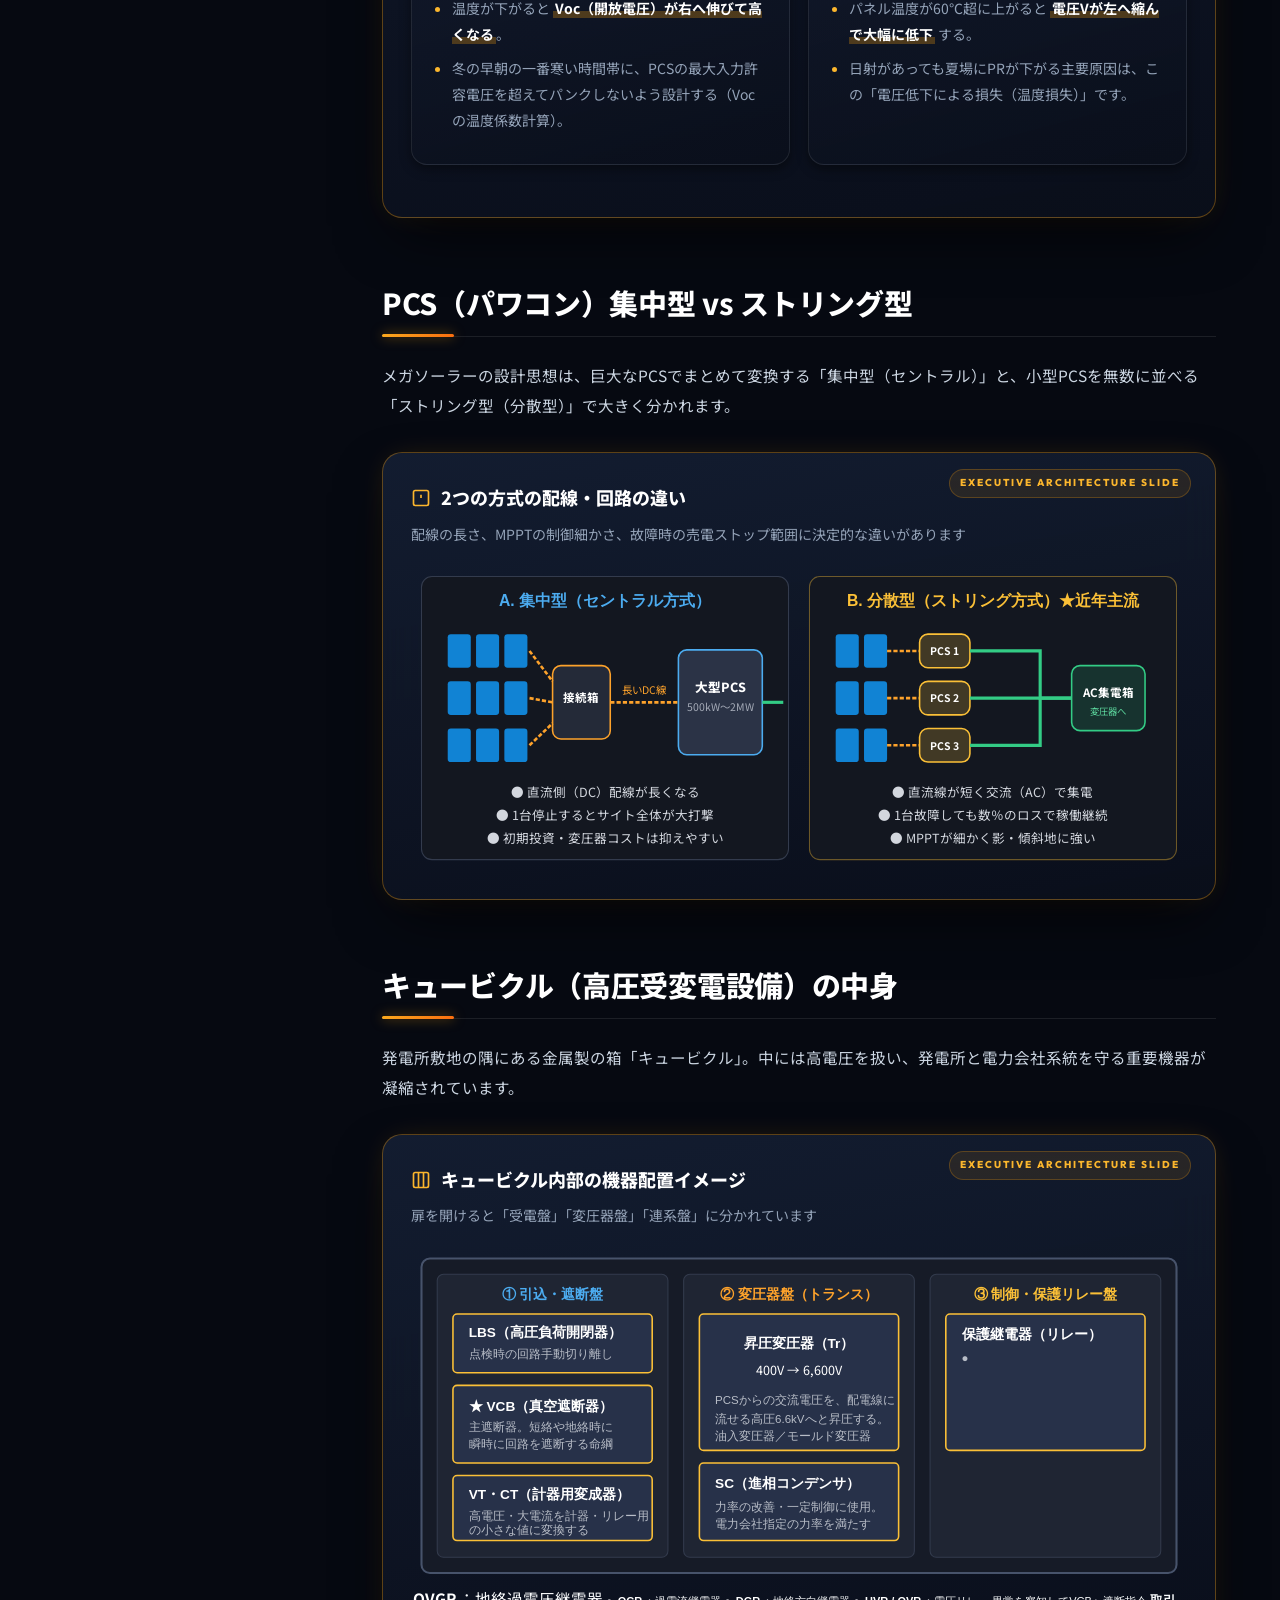
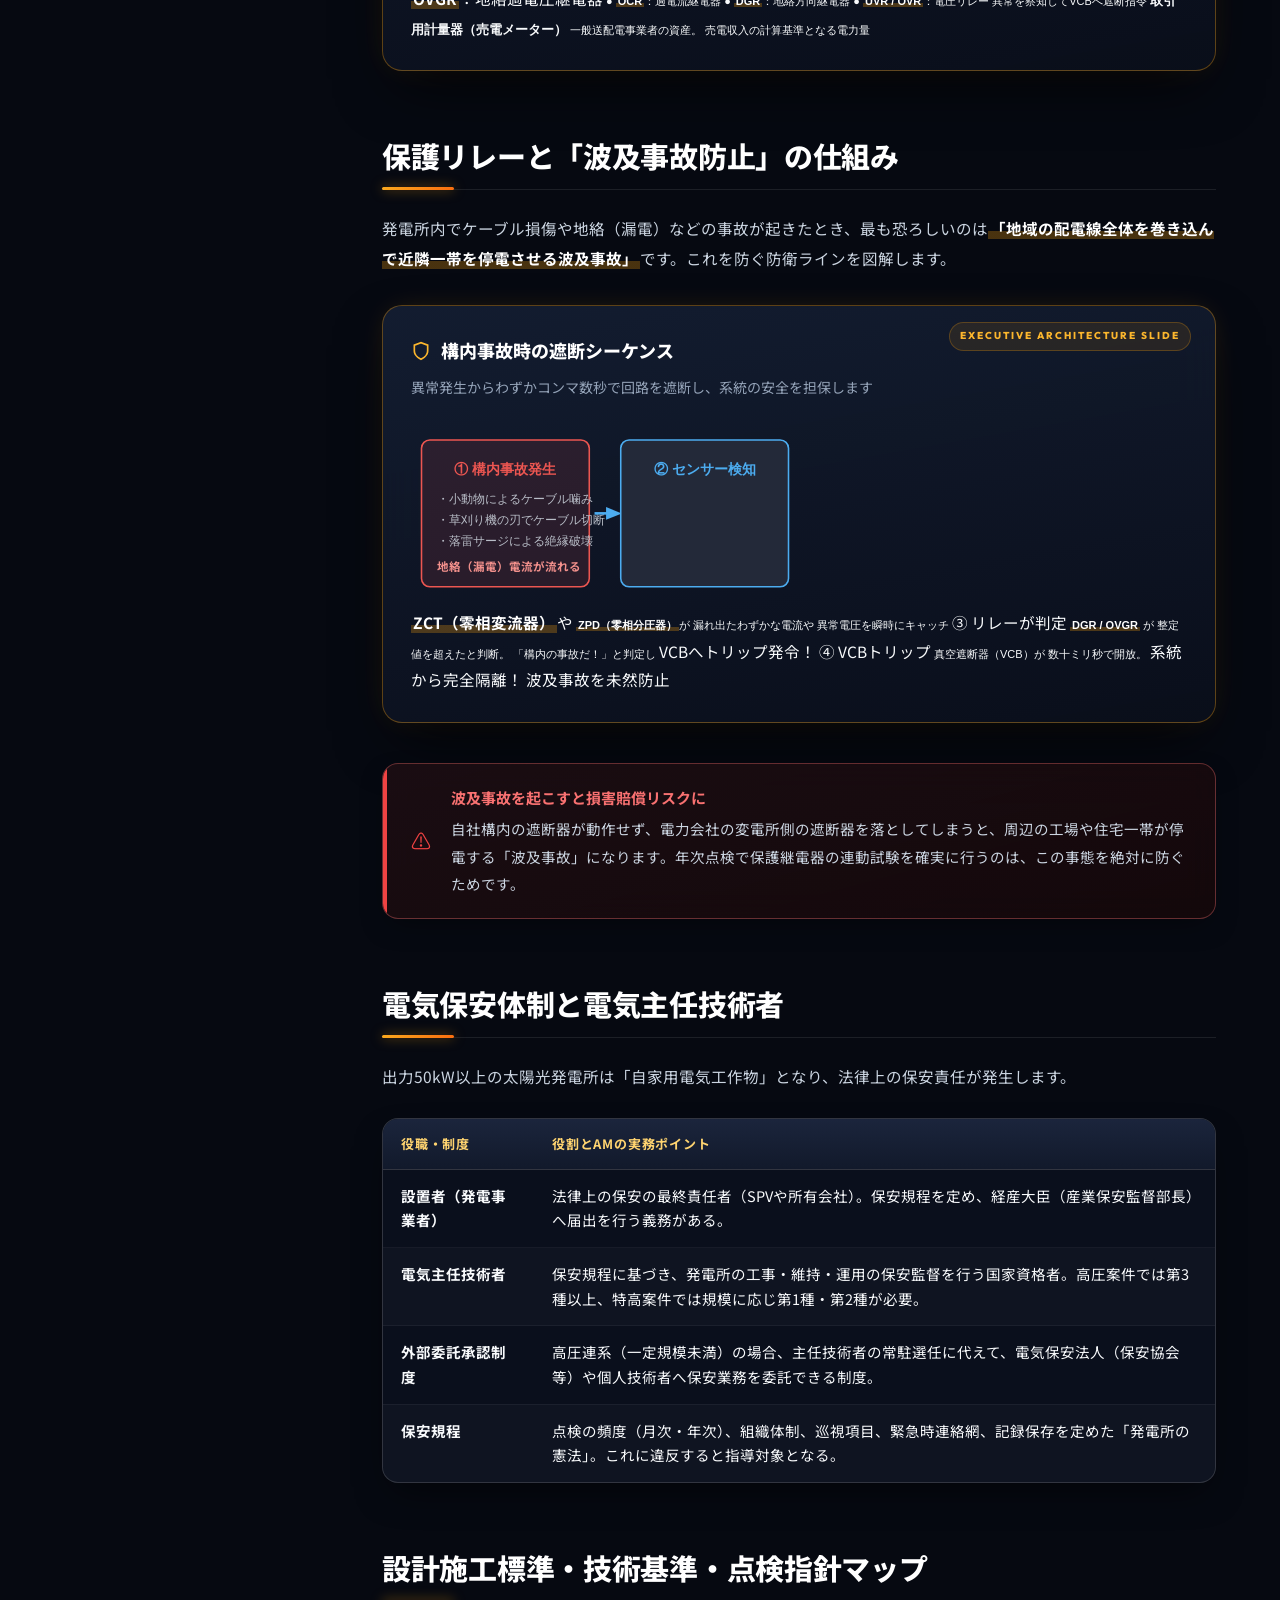
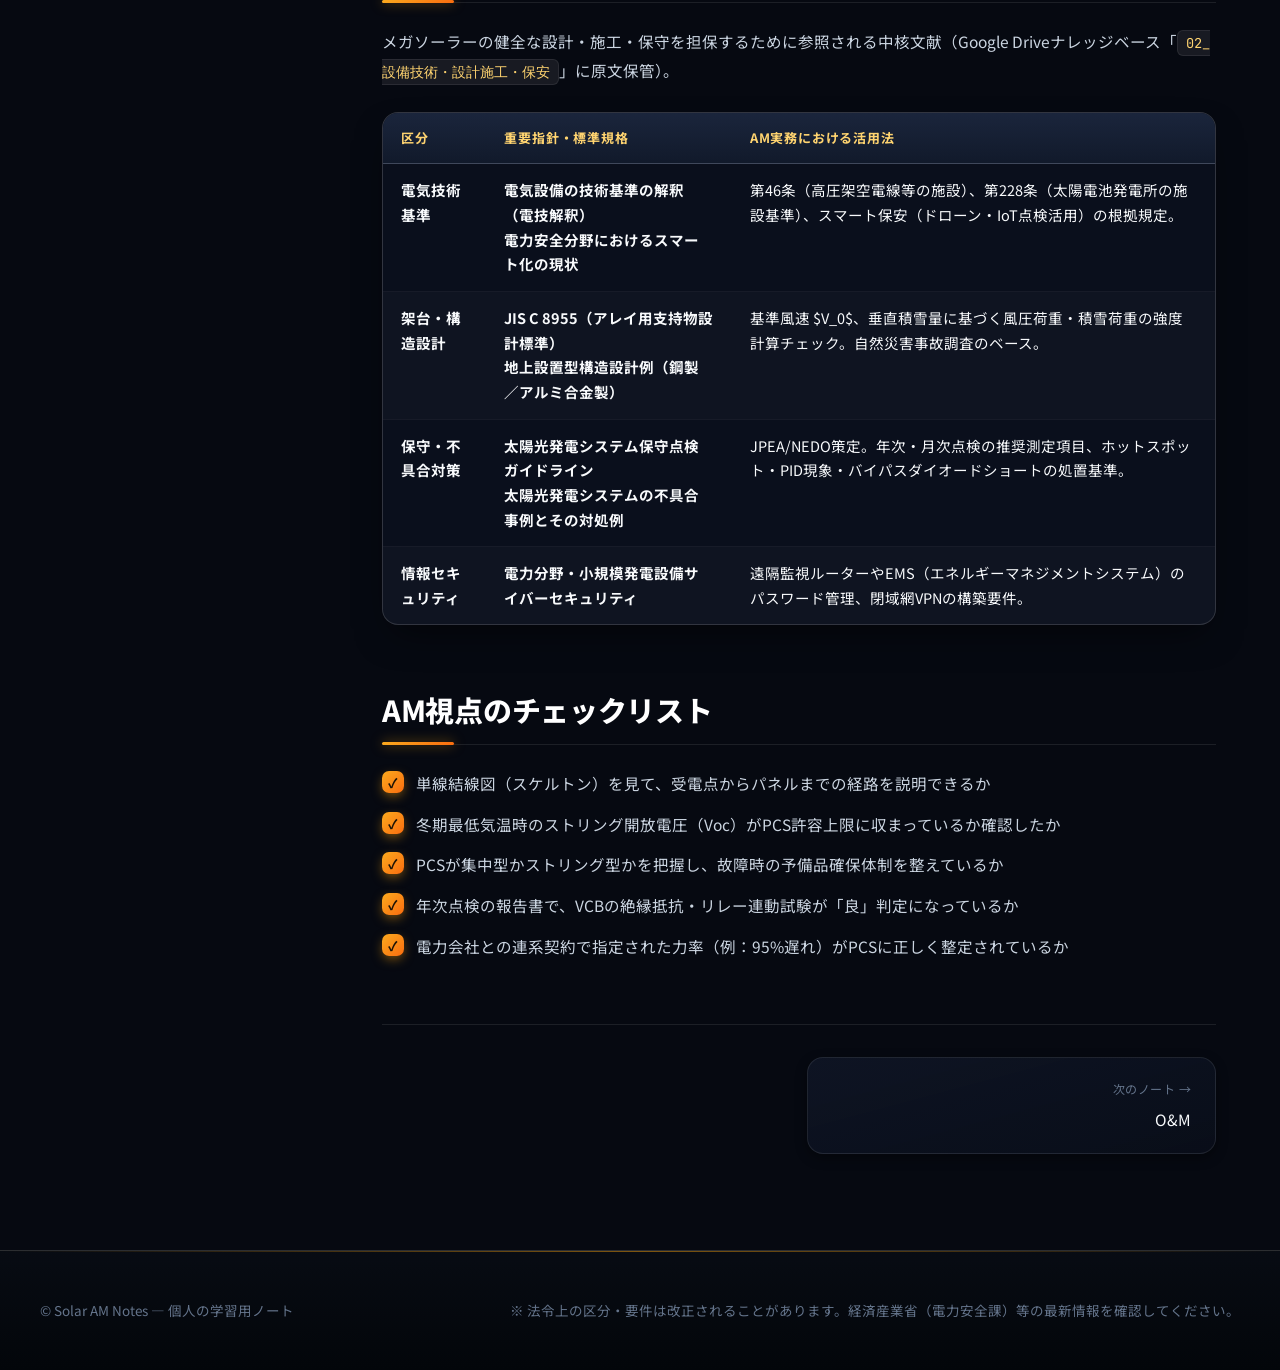
<file: notes/electrical.html>
<!DOCTYPE html>
<html lang="ja">
<head>
  <meta charset="UTF-8">
  <meta name="viewport" content="width=device-width, initial-scale=1, viewport-fit=cover">
  <title>電気設備（イラスト・図解で学ぶメガソーラー）｜Solar AM Notes</title>
  <meta name="description" content="メガソーラーの電気設備をイラストと図解でわかりやすく解説。パネルから系統連系までの電気の流れ、セル・ストリング・アレイの階層、IVカーブとMPPT、PCS方式比較、キュービクル内部機器、保護リレーの仕組み。">
  <meta name="theme-color" content="#0b0f17">
  <link rel="icon" href="data:image/svg+xml,%3Csvg xmlns='http://www.w3.org/2000/svg' viewBox='0 0 64 64'%3E%3Crect width='64' height='64' rx='16' fill='%23f7931e'/%3E%3Ccircle cx='32' cy='32' r='11' fill='%231a1206'/%3E%3C/svg%3E">
  <link rel="preconnect" href="https://fonts.googleapis.com">
  <link rel="preconnect" href="https://fonts.gstatic.com" crossorigin>
  <link href="https://fonts.googleapis.com/css2?family=Noto+Sans+JP:wght@400;500;700;800&family=Outfit:wght@500;600;700;800&family=JetBrains+Mono:wght@500&display=swap" rel="stylesheet">
  <link rel="stylesheet" href="../assets/css/style.css">
</head>
<body data-root="../" data-page="electrical">
  <div class="progress" id="progress"></div>

  <header class="site-header">
    <div class="header-inner">
      <a class="brand" href="../index.html" aria-label="Solar AM Notes ホーム">
        <span class="brand-logo"><svg viewBox="0 0 24 24" fill="none" stroke="#1a1206" stroke-width="2.2" stroke-linecap="round"><circle cx="12" cy="12" r="4"/><path d="M12 2v2M12 20v2M4.9 4.9l1.4 1.4M17.7 17.7l1.4 1.4M2 12h2M20 12h2M4.9 19.1l1.4-1.4M17.7 6.3l1.4-1.4"/></svg></span>
        <span>Solar AM Notes<small>MEGA SOLAR ASSET MANAGEMENT</small></span>
      </a>
      <button class="nav-toggle" id="nav-toggle" aria-label="メニューを開く" aria-expanded="false" aria-controls="site-nav"><span></span></button>
      <nav class="nav" id="site-nav" aria-label="メインナビゲーション"></nav>
    </div>
  </header>

  <main>
    <section class="page-hero">
      <div class="page-hero-inner">
        <nav class="breadcrumb" aria-label="パンくずリスト"><a href="../index.html">ホーム</a><span>/</span><span>01 電気設備（図解）</span></nav>
        <h1>電気設備（イラスト・図解）</h1>
        <p>太陽光が電力系統へ届くまでの「電気の流れ」と各機器の役割を、イラストとダイアグラムで直感的に理解するためのノートです。</p>
        <div class="meta">
          <span class="tag">イラスト図解</span>
          <span class="tag">システム全体図</span><span class="tag">IVカーブ</span><span class="tag">PCS比較</span><span class="tag">キュービクル内部</span><span class="tag">保護継電器</span>
        </div>
      </div>
    </section>

    <div class="article-wrap">
      <details class="toc" id="toc" open>
        <summary>Contents <span aria-hidden="true">▾</span></summary>
        <ol id="toc-list"></ol>
      </details>

      <article class="prose">

        <!-- ===== SECTION 1: 全体システム図解 ===== -->
        <section id="system-flow">
          <h2>電気の流れとシステム全体図</h2>
          <p>太陽電池パネルで生まれた直流（DC）電力は、いくつもの設備を経て交流（AC）に変換され、高い電圧へと昇圧されて送電線へ送り出されます。</p>

          <div class="diagram-card">
            <h4><svg width="20" height="20" viewBox="0 0 24 24" fill="none" stroke="currentColor" stroke-width="2"><rect x="2" y="3" width="20" height="14" rx="2"/><line x1="8" y1="21" x2="16" y2="21"/><line x1="12" y1="17" x2="12" y2="21"/></svg> メガソーラー設備構成の全体図</h4>
            <p class="desc">日光が当たってから系統（電力会社）へ流れるまでの機器構成と電線のつながり</p>
            <div class="diagram-figure">
              <img src="../assets/img/electrical_flow.jpg" alt="メガソーラー電気設備のアイソメトリック図解（パネル→接続箱→PCS→変圧器→キュービクル→送電鉄塔）" loading="lazy">
            </div>

            <div class="diagram-steps">
              <div class="diagram-step">
                <b>STEP 01 【直流発電】</b>
                <strong>太陽電池アレイ</strong>
                <p>太陽光を吸収して直流（DC数百V〜1,500V）を発電。影や汚れがあると電圧・電流が低下する。</p>
              </div>
              <div class="diagram-step">
                <b>STEP 02 【集電・保護】</b>
                <strong>接続箱 / 集電箱</strong>
                <p>十数本〜数十本のストリング配線を束ねる。逆流防止ダイオードやヒューズ、開閉器を備える。</p>
              </div>
              <div class="diagram-step">
                <b>STEP 03 【変換・制御】</b>
                <strong>PCS（パワコン）</strong>
                <p>直流（DC）を系統と同じ交流（AC 50/60Hz）に変換。最大電力点を追う「MPPT制御」を担う心臓部。</p>
              </div>
              <div class="diagram-step">
                <b>STEP 04 【昇圧・保護】</b>
                <strong>変圧器・キュービクル</strong>
                <p>PCSから出た低圧（300〜400V）を高圧（6,600V）や特高（22kV〜66kV）へ一気に昇圧。遮断器や保護リレーを内蔵。</p>
              </div>
              <div class="diagram-step">
                <b>STEP 05 【系統連系】</b>
                <strong>受電点・送電線</strong>
                <p>電力会社の配電線・送電鉄塔へ接続。売電メーター（取引用計量器）で売電電力量をカウントする。</p>
              </div>
            </div>
          </div>
        </section>

        <!-- ===== SECTION 2: パネルの階層図解 ===== -->
        <section id="module-hierarchy">
          <h2>セル・モジュール・ストリング・アレイの階層</h2>
          <p>発電所現場で飛び交う「ストリング」「アレイ」という言葉は、パネルのまとめ方の単位です。</p>

          <div class="diagram-card">
            <h4><svg width="20" height="20" viewBox="0 0 24 24" fill="none" stroke="currentColor" stroke-width="2"><rect x="3" y="3" width="7" height="7"/><rect x="14" y="3" width="7" height="7"/><rect x="14" y="14" width="7" height="7"/><rect x="3" y="14" width="7" height="7"/></svg> 構成単位の階層図解</h4>
            <p class="desc">小さなセルが直列・並列に組み合わさって、数百〜1,500Vのメガソーラーを構成します</p>

            <svg class="svg-diagram" viewBox="0 0 760 220" xmlns="http://www.w3.org/2000/svg">
              <style>
                .h-box { fill: hsl(222, 24%, 14%); stroke: hsl(222, 20%, 28%); stroke-width: 1.5; rx: 10; }
                .h-box.active { stroke: hsl(42, 96%, 60%); fill: hsl(42, 96%, 60%, 0.08); }
                .h-title { font-family: sans-serif; font-weight: 700; font-size: 14px; fill: hsl(220, 20%, 92%); }
                .h-sub { font-family: sans-serif; font-size: 11px; fill: hsl(220, 12%, 68%); }
                .h-spec { font-family: monospace; font-size: 12px; fill: hsl(34, 98%, 58%); font-weight: 700; }
                .h-arr { stroke: hsl(34, 98%, 58%); stroke-width: 2; fill: none; marker-end: url(#arrow); }
              </style>
              <defs>
                <marker id="arrow" viewBox="0 0 10 10" refX="6" refY="5" markerWidth="6" markerHeight="6" orient="auto-start-reverse">
                  <path d="M 0 1 L 10 5 L 0 9 z" fill="hsl(34, 98%, 58%)"/>
                </marker>
              </defs>

              <!-- セル -->
              <g transform="translate(10, 20)">
                <rect class="h-box" width="160" height="180"/>
                <rect x="55" y="25" width="50" height="50" rx="4" fill="hsl(205, 85%, 55%)" stroke="#fff" stroke-width="1"/>
                <text x="80" y="98" text-anchor="middle" class="h-title">① セル（Cell）</text>
                <text x="80" y="120" text-anchor="middle" class="h-sub">発電の最小単位</text>
                <text x="80" y="142" text-anchor="middle" class="h-sub">シリコンの薄板</text>
                <text x="80" y="172" text-anchor="middle" class="h-spec">約 0.5 〜 0.6 V</text>
              </g>

              <!-- 矢印1 -->
              <path class="h-arr" d="M 175 110 L 195 110"/>

              <!-- モジュール -->
              <g transform="translate(200, 20)">
                <rect class="h-box" width="165" height="180"/>
                <rect x="42" y="20" width="80" height="55" rx="4" fill="hsl(222, 28%, 20%)" stroke="hsl(205, 85%, 62%)" stroke-width="1.5"/>
                <!-- セルグリッド線 -->
                <line x1="62" y1="20" x2="62" y2="75" stroke="hsl(222, 20%, 30%)"/>
                <line x1="82" y1="20" x2="82" y2="75" stroke="hsl(222, 20%, 30%)"/>
                <line x1="102" y1="20" x2="102" y2="75" stroke="hsl(222, 20%, 30%)"/>
                <line x1="42" y1="47" x2="122" y2="47" stroke="hsl(222, 20%, 30%)"/>
                <text x="82" y="98" text-anchor="middle" class="h-title">② モジュール</text>
                <text x="82" y="120" text-anchor="middle" class="h-sub">セルを直列接続</text>
                <text x="82" y="142" text-anchor="middle" class="h-sub">いわゆる「パネル」</text>
                <text x="82" y="172" text-anchor="middle" class="h-spec">約 40 〜 50 V</text>
              </g>

              <!-- 矢印2 -->
              <path class="h-arr" d="M 370 110 L 390 110"/>

              <!-- ストリング -->
              <g transform="translate(395, 20)">
                <rect class="h-box active" width="170" height="180"/>
                <!-- 3枚のパネル直列イメージ -->
                <rect x="25" y="22" width="32" height="50" rx="3" fill="hsl(205, 85%, 45%)"/>
                <line x1="57" y1="47" x2="69" y2="47" stroke="hsl(34, 98%, 58%)" stroke-width="2"/>
                <rect x="69" y="22" width="32" height="50" rx="3" fill="hsl(205, 85%, 45%)"/>
                <line x1="101" y1="47" x2="113" y2="47" stroke="hsl(34, 98%, 58%)" stroke-width="2"/>
                <rect x="113" y="22" width="32" height="50" rx="3" fill="hsl(205, 85%, 45%)"/>
                <text x="85" y="98" text-anchor="middle" class="h-title">③ ストリング</text>
                <text x="85" y="120" text-anchor="middle" class="h-sub">パネル十数枚を直列</text>
                <text x="85" y="142" text-anchor="middle" class="h-sub">点検・監視の基本単位</text>
                <text x="85" y="172" text-anchor="middle" class="h-spec">600 〜 1,000 V</text>
              </g>

              <!-- 矢印3 -->
              <path class="h-arr" d="M 570 110 L 590 110"/>

              <!-- アレイ -->
              <g transform="translate(595, 20)">
                <rect class="h-box" width="155" height="180"/>
                <rect x="30" y="20" width="95" height="24" rx="3" fill="hsl(205, 85%, 50%)"/>
                <rect x="30" y="48" width="95" height="24" rx="3" fill="hsl(205, 85%, 50%)"/>
                <text x="77" y="98" text-anchor="middle" class="h-title">④ アレイ（Array）</text>
                <text x="77" y="120" text-anchor="middle" class="h-sub">ストリングを並列配置</text>
                <text x="77" y="142" text-anchor="middle" class="h-sub">架台上に並ぶ大集団</text>
                <text x="77" y="172" text-anchor="middle" class="h-spec">数百kW 〜 数MW</text>
              </g>
            </svg>
          </div>
          <div class="callout tip"><span class="ic">💡</span><div><b class="t">AM実務メモ：なぜストリング単位で監視するのか？</b><p>モジュール1枚の故障や影でも、直列でつながる「ストリング全体」の電流が低下します。遠隔監視でストリングごとの電流値を比較することで、「どの架台のどの列で異常が起きているか」を遠隔からピンポイントで突き止められます。</p></div></div>
        </section>

        <!-- ===== SECTION 3: IV特性とMPPTの図解 ===== -->
        <section id="iv-curve">
          <h2>IV特性（電流−電圧カーブ）とMPPTの図解</h2>
          <p>太陽電池は乾電池とは違い、<strong>電圧と電流の組み合わせが日射や温度で刻々と変化</strong>します。この特性を表したものが「IVカーブ」です。</p>

          <div class="diagram-card">
            <h4><svg width="20" height="20" viewBox="0 0 24 24" fill="none" stroke="currentColor" stroke-width="2"><path d="M3 3v18h18"/><path d="M19 19C19 9 16 5 4 5"/></svg> IVカーブと最大電力点（Pmax）</h4>
            <p class="desc">青線が電流（I）、橙線が電力（P＝V×I）。PCSは常に山の頂点（Pmax）を自動で追い続けます（MPPT）。</p>

            <svg class="svg-diagram" viewBox="0 0 740 380" xmlns="http://www.w3.org/2000/svg">
              <style>
                .axis { stroke: hsl(220, 20%, 40%); stroke-width: 2; }
                .grid-l { stroke: hsl(222, 20%, 20%); stroke-dasharray: 4,4; }
                .label-txt { font-family: sans-serif; font-size: 13px; fill: hsl(220, 12%, 68%); }
                .val-tag { font-family: monospace; font-size: 13px; font-weight: 700; }
              </style>
              <!-- グリッド背景 -->
              <rect x="70" y="30" width="620" height="280" fill="hsl(222, 30%, 8%)" rx="6"/>
              <line class="grid-l" x1="70" y1="100" x2="690" y2="100"/>
              <line class="grid-l" x1="70" y1="170" x2="690" y2="170"/>
              <line class="grid-l" x1="70" y1="240" x2="690" y2="240"/>
              <line class="grid-l" x1="225" y1="30" x2="225" y2="310"/>
              <line class="grid-l" x1="380" y1="30" x2="380" y2="310"/>
              <line class="grid-l" x1="510" y1="30" x2="510" y2="310"/>

              <!-- 軸 -->
              <line class="axis" x1="70" y1="310" x2="705" y2="310"/> <!-- X軸 (V) -->
              <line class="axis" x1="70" y1="310" x2="70" y2="20"/>   <!-- Y軸 (I) -->
              <text x="700" y="335" class="label-txt" font-weight="700">電圧 V [V] →</text>
              <text x="20" y="25" class="label-txt" font-weight="700">↑ 電流 I [A]</text>
              <text x="690" y="25" class="label-txt" fill="hsl(34, 98%, 58%)" font-weight="700">電力 P [W] ↑</text>

              <!-- IV曲線 (青) : (70, 70) から右へ進み、510付近で急降下、650で0へ -->
              <path d="M 70 70 Q 420 75 510 110 T 650 310" fill="none" stroke="hsl(205, 85%, 62%)" stroke-width="4"/>

              <!-- 電力曲線 P=V*I (橙) : 山型 (70, 310) -> (510, 60) -> (650, 310) -->
              <path d="M 70 310 Q 320 180 510 60 Q 580 140 650 310" fill="none" stroke="hsl(34, 98%, 58%)" stroke-width="3.5" stroke-dasharray="6,3"/>

              <!-- Pmax 点 (510, 60) と (510, 110) -->
              <line x1="510" y1="60" x2="510" y2="310" stroke="hsl(42, 96%, 60%)" stroke-width="1.5" stroke-dasharray="3,3"/>
              <line x1="70" y1="110" x2="510" y2="110" stroke="hsl(205, 85%, 62%)" stroke-width="1.5" stroke-dasharray="3,3"/>

              <circle cx="510" cy="110" r="7" fill="hsl(205, 85%, 62%)" stroke="#fff" stroke-width="2"/>
              <circle cx="510" cy="60" r="7" fill="hsl(42, 96%, 60%)" stroke="#fff" stroke-width="2"/>

              <!-- 吹き出し・ラベル -->
              <!-- Isc -->
              <circle cx="70" cy="70" r="5" fill="hsl(205, 85%, 62%)"/>
              <text x="85" y="65" class="val-tag" fill="hsl(205, 85%, 62%)">Isc（短絡電流）</text>
              <text x="85" y="82" class="label-txt" font-size="11">電圧ゼロ時の最大電流</text>

              <!-- Voc -->
              <circle cx="650" cy="310" r="5" fill="hsl(205, 85%, 62%)"/>
              <text x="590" y="340" class="val-tag" fill="hsl(205, 85%, 62%)">Voc（開放電圧）</text>
              <text x="590" y="358" class="label-txt" font-size="11">電流ゼロ時の最大電圧</text>

              <!-- Pmax 点の説明 -->
              <g transform="translate(360, 40)">
                <rect width="180" height="48" rx="8" fill="hsl(42, 96%, 60%, 0.15)" stroke="hsl(42, 96%, 60%)" stroke-width="1.5"/>
                <text x="90" y="20" text-anchor="middle" class="val-tag" fill="hsl(42, 96%, 60%)">★ 最大電力点（Pmax）</text>
                <text x="90" y="38" text-anchor="middle" class="label-txt" font-size="11">Vpm × Ipm ＝ 最大出力</text>
              </g>

              <!-- Vpm -->
              <text x="510" y="330" text-anchor="middle" class="val-tag" fill="hsl(42, 96%, 60%)">Vpm（最適動作電圧）</text>
              <!-- Ipm -->
              <text x="18" y="115" class="val-tag" fill="hsl(205, 85%, 62%)">Ipm</text>
            </svg>

            <div class="compare-grid" style="margin-top:20px">
              <div class="compare-box">
                <h4>❄️ 冬期・低温時の変化</h4>
                <ul>
                  <li>温度が下がると <strong>Voc（開放電圧）が右へ伸びて高くなる</strong>。</li>
                  <li>冬の早朝の一番寒い時間帯に、PCSの最大入力許容電圧を超えてパンクしないよう設計する（Vocの温度係数計算）。</li>
                </ul>
              </div>
              <div class="compare-box accent">
                <h4>☀️ 夏期・高温時の変化</h4>
                <ul>
                  <li>パネル温度が60℃超に上がると <strong>電圧Vが左へ縮んで大幅に低下</strong> する。</li>
                  <li>日射があっても夏場にPRが下がる主要原因は、この「電圧低下による損失（温度損失）」です。</li>
                </ul>
              </div>
            </div>
          </div>
        </section>

        <!-- ===== SECTION 4: PCS方式の比較図解 ===== -->
        <section id="pcs-types">
          <h2>PCS（パワコン）集中型 vs ストリング型</h2>
          <p>メガソーラーの設計思想は、巨大なPCSでまとめて変換する「集中型（セントラル）」と、小型PCSを無数に並べる「ストリング型（分散型）」で大きく分かれます。</p>

          <div class="diagram-card">
            <h4><svg width="20" height="20" viewBox="0 0 24 24" fill="none" stroke="currentColor" stroke-width="2"><rect x="3" y="3" width="18" height="18" rx="2"/><line x1="12" y1="8" x2="12" y2="12"/><line x1="12" y1="16" x2="12.01" y2="16"/></svg> 2つの方式の配線・回路の違い</h4>
            <p class="desc">配線の長さ、MPPTの制御細かさ、故障時の売電ストップ範囲に決定的な違いがあります</p>

            <svg class="svg-diagram" viewBox="0 0 740 290" xmlns="http://www.w3.org/2000/svg">
              <style>
                .c-panel { fill: hsl(205, 85%, 45%); rx: 3; }
                .c-cable-dc { stroke: hsl(34, 98%, 58%); stroke-width: 2.5; stroke-dasharray: 4,2; fill: none; }
                .c-cable-ac { stroke: hsl(152, 60%, 50%); stroke-width: 3; fill: none; }
                .c-node { rx: 8; stroke-width: 1.5; }
              </style>

              <!-- 左：集中型 -->
              <g transform="translate(10, 10)">
                <rect width="350" height="270" rx="10" fill="hsl(222, 26%, 10%)" stroke="hsl(222, 20%, 25%)"/>
                <text x="175" y="28" text-anchor="middle" font-family="sans-serif" font-weight="700" fill="hsl(205, 85%, 62%)" font-size="15">A. 集中型（セントラル方式）</text>

                <!-- パネル群 -->
                <rect class="c-panel" x="25" y="55" width="22" height="32"/><rect class="c-panel" x="52" y="55" width="22" height="32"/><rect class="c-panel" x="79" y="55" width="22" height="32"/>
                <rect class="c-panel" x="25" y="100" width="22" height="32"/><rect class="c-panel" x="52" y="100" width="22" height="32"/><rect class="c-panel" x="79" y="100" width="22" height="32"/>
                <rect class="c-panel" x="25" y="145" width="22" height="32"/><rect class="c-panel" x="52" y="145" width="22" height="32"/><rect class="c-panel" x="79" y="145" width="22" height="32"/>

                <!-- 接続箱 -->
                <rect class="c-node" x="125" y="85" width="55" height="70" fill="hsl(222, 22%, 18%)" stroke="hsl(34, 98%, 58%)"/>
                <text x="152" y="120" text-anchor="middle" font-size="11" fill="#fff" font-weight="700">接続箱</text>

                <path class="c-cable-dc" d="M 103 71 L 125 100"/>
                <path class="c-cable-dc" d="M 103 116 L 125 120"/>
                <path class="c-cable-dc" d="M 103 161 L 125 140"/>

                <!-- 長いDC配線 -->
                <path class="c-cable-dc" d="M 180 120 L 245 120"/>
                <text x="212" y="112" text-anchor="middle" font-size="10" fill="hsl(34, 98%, 58%)">長いDC線</text>

                <!-- 巨大PCS -->
                <rect class="c-node" x="245" y="70" width="80" height="100" fill="hsl(222, 24%, 22%)" stroke="hsl(205, 85%, 62%)"/>
                <text x="285" y="110" text-anchor="middle" font-size="12" fill="#fff" font-weight="800">大型PCS</text>
                <text x="285" y="128" text-anchor="middle" font-size="10" fill="hsl(220, 12%, 68%)">500kW〜2MW</text>

                <!-- AC線 -->
                <path class="c-cable-ac" d="M 325 120 L 345 120"/>

                <text x="175" y="210" text-anchor="middle" font-size="12" fill="hsl(220, 15%, 85%)">● 直流側（DC）配線が長くなる</text>
                <text x="175" y="232" text-anchor="middle" font-size="12" fill="hsl(220, 15%, 85%)">● 1台停止するとサイト全体が大打撃</text>
                <text x="175" y="254" text-anchor="middle" font-size="12" fill="hsl(220, 15%, 85%)">● 初期投資・変圧器コストは抑えやすい</text>
              </g>

              <!-- 右：ストリング型 -->
              <g transform="translate(380, 10)">
                <rect width="350" height="270" rx="10" fill="hsl(222, 26%, 10%)" stroke="hsl(42, 96%, 60%, 0.4)"/>
                <text x="175" y="28" text-anchor="middle" font-family="sans-serif" font-weight="700" fill="hsl(42, 96%, 60%)" font-size="15">B. 分散型（ストリング方式）★近年主流</text>

                <!-- パネル1 + 小型PCS1 -->
                <rect class="c-panel" x="25" y="55" width="22" height="32"/><rect class="c-panel" x="52" y="55" width="22" height="32"/>
                <path class="c-cable-dc" d="M 74 71 L 105 71"/>
                <rect class="c-node" x="105" y="55" width="48" height="32" fill="hsl(42, 96%, 60%, 0.2)" stroke="hsl(42, 96%, 60%)"/>
                <text x="129" y="75" text-anchor="middle" font-size="10" fill="#fff" font-weight="700">PCS 1</text>

                <!-- パネル2 + 小型PCS2 -->
                <rect class="c-panel" x="25" y="100" width="22" height="32"/><rect class="c-panel" x="52" y="100" width="22" height="32"/>
                <path class="c-cable-dc" d="M 74 116 L 105 116"/>
                <rect class="c-node" x="105" y="100" width="48" height="32" fill="hsl(42, 96%, 60%, 0.2)" stroke="hsl(42, 96%, 60%)"/>
                <text x="129" y="120" text-anchor="middle" font-size="10" fill="#fff" font-weight="700">PCS 2</text>

                <!-- パネル3 + 小型PCS3 -->
                <rect class="c-panel" x="25" y="145" width="22" height="32"/><rect class="c-panel" x="52" y="145" width="22" height="32"/>
                <path class="c-cable-dc" d="M 74 161 L 105 161"/>
                <rect class="c-node" x="105" y="145" width="48" height="32" fill="hsl(42, 96%, 60%, 0.2)" stroke="hsl(42, 96%, 60%)"/>
                <text x="129" y="165" text-anchor="middle" font-size="10" fill="#fff" font-weight="700">PCS 3</text>

                <!-- AC集電線 -->
                <path class="c-cable-ac" d="M 153 71 L 220 71 L 220 116 L 250 116"/>
                <path class="c-cable-ac" d="M 153 116 L 250 116"/>
                <path class="c-cable-ac" d="M 153 161 L 220 161 L 220 116"/>

                <!-- AC集電箱 -->
                <rect class="c-node" x="250" y="85" width="70" height="62" fill="hsl(152, 60%, 50%, 0.15)" stroke="hsl(152, 60%, 50%)"/>
                <text x="285" y="115" text-anchor="middle" font-size="11" fill="#fff" font-weight="700">AC集電箱</text>
                <text x="285" y="132" text-anchor="middle" font-size="9" fill="hsl(152, 60%, 60%)">変圧器へ</text>

                <text x="175" y="210" text-anchor="middle" font-size="12" fill="hsl(220, 15%, 85%)">● 直流線が短く交流（AC）で集電</text>
                <text x="175" y="232" text-anchor="middle" font-size="12" fill="hsl(220, 15%, 85%)">● 1台故障しても数％のロスで稼働継続</text>
                <text x="175" y="254" text-anchor="middle" font-size="12" fill="hsl(220, 15%, 85%)">● MPPTが細かく影・傾斜地に強い</text>
              </g>
            </svg>
          </div>
        </section>

        <!-- ===== SECTION 5: キュービクル内部機器マップ ===== -->
        <section id="cubicle">
          <h2>キュービクル（高圧受変電設備）の中身</h2>
          <p>発電所敷地の隅にある金属製の箱「キュービクル」。中には高電圧を扱い、発電所と電力会社系統を守る重要機器が凝縮されています。</p>

          <div class="diagram-card">
            <h4><svg width="20" height="20" viewBox="0 0 24 24" fill="none" stroke="currentColor" stroke-width="2"><rect x="3" y="3" width="18" height="18" rx="2"/><path d="M9 3v18M15 3v18"/></svg> キュービクル内部の機器配置イメージ</h4>
            <p class="desc">扉を開けると「受電盤」「変圧器盤」「連系盤」に分かれています</p>

            <svg class="svg-diagram" viewBox="0 0 740 320" xmlns="http://www.w3.org/2000/svg">
              <style>
                .cub-frame { fill: hsl(222, 28%, 12%); stroke: hsl(220, 20%, 35%); stroke-width: 2; rx: 8; }
                .panel-sec { fill: hsl(222, 24%, 16%); stroke: hsl(222, 20%, 25%); rx: 6; }
                .dev-box { fill: hsl(222, 30%, 22%); stroke: hsl(42, 96%, 60%); stroke-width: 1.5; rx: 4; }
                .dev-title { font-family: sans-serif; font-size: 13px; font-weight: 700; fill: #fff; }
                .dev-role { font-family: sans-serif; font-size: 11px; fill: hsl(220, 12%, 75%); }
              </style>

              <!-- 外枠 -->
              <rect class="cub-frame" x="10" y="10" width="720" height="300"/>

              <!-- 盤1: 高圧引込・遮断盤 -->
              <g transform="translate(25, 25)">
                <rect class="panel-sec" width="220" height="270"/>
                <text x="110" y="24" text-anchor="middle" font-family="sans-serif" font-weight="700" fill="hsl(205, 85%, 62%)" font-size="13">① 引込・遮断盤</text>

                <!-- LBS -->
                <g transform="translate(15, 38)">
                  <rect class="dev-box" width="190" height="56" stroke="hsl(205, 85%, 62%)"/>
                  <text x="15" y="22" class="dev-title">LBS（高圧負荷開閉器）</text>
                  <text x="15" y="42" class="dev-role">点検時の回路手動切り離し</text>
                </g>

                <!-- VCB -->
                <g transform="translate(15, 106)">
                  <rect class="dev-box" width="190" height="74" fill="hsl(222, 30%, 25%)" stroke="hsl(2, 80%, 62%)" stroke-width="2"/>
                  <text x="15" y="24" class="dev-title" fill="hsl(2, 80%, 62%)">★ VCB（真空遮断器）</text>
                  <text x="15" y="44" class="dev-role">主遮断器。短絡や地絡時に</text>
                  <text x="15" y="60" class="dev-role">瞬時に回路を遮断する命綱</text>
                </g>

                <!-- VT / CT -->
                <g transform="translate(15, 192)">
                  <rect class="dev-box" width="190" height="62" stroke="hsl(220, 20%, 40%)"/>
                  <text x="15" y="22" class="dev-title">VT・CT（計器用変成器）</text>
                  <text x="15" y="42" class="dev-role">高電圧・大電流を計器・リレー用</text>
                  <text x="15" y="56" class="dev-role">の小さな値に変換する</text>
                </g>
              </g>

              <!-- 盤2: 変圧器盤 -->
              <g transform="translate(260, 25)">
                <rect class="panel-sec" width="220" height="270"/>
                <text x="110" y="24" text-anchor="middle" font-family="sans-serif" font-weight="700" fill="hsl(34, 98%, 58%)" font-size="13">② 変圧器盤（トランス）</text>

                <!-- 変圧器本体 -->
                <g transform="translate(15, 38)">
                  <rect class="dev-box" width="190" height="130" stroke="hsl(34, 98%, 58%)" stroke-width="2"/>
                  <text x="95" y="32" text-anchor="middle" class="dev-title" fill="hsl(34, 98%, 58%)">昇圧変圧器（Tr）</text>
                  <text x="95" y="58" text-anchor="middle" font-size="12" fill="#fff">400V → 6,600V</text>
                  <text x="15" y="86" class="dev-role">PCSからの交流電圧を、配電線に</text>
                  <text x="15" y="104" class="dev-role">流せる高圧6.6kVへと昇圧する。</text>
                  <text x="15" y="120" class="dev-role">油入変圧器／モールド変圧器</text>
                </g>

                <!-- 進相コンデンサ -->
                <g transform="translate(15, 180)">
                  <rect class="dev-box" width="190" height="74" stroke="hsl(220, 20%, 40%)"/>
                  <text x="15" y="24" class="dev-title">SC（進相コンデンサ）</text>
                  <text x="15" y="46" class="dev-role">力率の改善・一定制御に使用。</text>
                  <text x="15" y="62" class="dev-role">電力会社指定の力率を満たす</text>
                </g>
              </g>

              <!-- 盤3: 保護・計測盤 -->
              <g transform="translate(495, 25)">
                <rect class="panel-sec" width="220" height="270"/>
                <text x="110" y="24" text-anchor="middle" font-family="sans-serif" font-weight="700" fill="hsl(42, 96%, 60%)" font-size="13">③ 制御・保護リレー盤</text>

                <!-- 保護リレー群 -->
                <g transform="translate(15, 38)">
                  <rect class="dev-box" width="190" height="130" stroke="hsl(42, 96%, 60%)" stroke-width="2"/>
                  <text x="15" y="24" class="dev-title" fill="hsl(42, 96%, 60%)">保護継電器（リレー）</text>
                  <text x="15" y="46" class="dev-role">● <strong>OVGR</strong>：地絡過電圧継電器</text>
                  <text x="15" y="64" class="dev-role">● <strong>OCR</strong>：過電流継電器</text>
                  <text x="15" y="82" class="dev-role">● <strong>DGR</strong>：地絡方向継電器</text>
                  <text x="15" y="100" class="dev-role">● <strong>UVR / OVR</strong>：電圧リレー</text>
                  <text x="15" y="120" class="dev-role">異常を察知してVCBへ遮断指令</text>
                </g>

                <!-- 取引用計量器 -->
                <g transform="translate(15, 180)">
                  <rect class="dev-box" width="190" height="74" stroke="hsl(152, 60%, 50%)"/>
                  <text x="15" y="24" class="dev-title" fill="hsl(152, 60%, 50%)">取引用計量器（売電メーター）</text>
                  <text x="15" y="46" class="dev-role">一般送配電事業者の資産。</text>
                  <text x="15" y="62" class="dev-role">売電収入の計算基準となる電力量</text>
                </g>
              </g>
            </svg>
          </div>
        </section>

        <!-- ===== SECTION 6: 波及事故防止シーケンス ===== -->
        <section id="protection-sequence">
          <h2>保護リレーと「波及事故防止」の仕組み</h2>
          <p>発電所内でケーブル損傷や地絡（漏電）などの事故が起きたとき、最も恐ろしいのは<strong>「地域の配電線全体を巻き込んで近隣一帯を停電させる波及事故」</strong>です。これを防ぐ防衛ラインを図解します。</p>

          <div class="diagram-card">
            <h4><svg width="20" height="20" viewBox="0 0 24 24" fill="none" stroke="currentColor" stroke-width="2"><path d="M12 22s8-4 8-10V5l-8-3-8 3v7c0 6 8 10 8 10z"/></svg> 構内事故時の遮断シーケンス</h4>
            <p class="desc">異常発生からわずかコンマ数秒で回路を遮断し、系統の安全を担保します</p>

            <svg class="svg-diagram" viewBox="0 0 740 180" xmlns="http://www.w3.org/2000/svg">
              <style>
                .seq-step { rx: 8; stroke-width: 1.5; }
                .seq-arr { stroke: hsl(205, 85%, 62%); stroke-width: 2.5; fill: none; marker-end: url(#seq-arrow); }
              </style>
              <defs>
                <marker id="seq-arrow" viewBox="0 0 10 10" refX="6" refY="5" markerWidth="6" markerHeight="6" orient="auto-start-reverse">
                  <path d="M 0 1 L 10 5 L 0 9 z" fill="hsl(205, 85%, 62%)"/>
                </marker>
              </defs>

              <!-- Step 1: 事故 -->
              <g transform="translate(10, 20)">
                <rect class="seq-step" width="160" height="140" fill="hsl(2, 80%, 62%, 0.12)" stroke="hsl(2, 80%, 62%)"/>
                <text x="80" y="32" text-anchor="middle" font-family="sans-serif" font-weight="700" fill="hsl(2, 80%, 62%)" font-size="13">① 構内事故発生</text>
                <text x="15" y="60" class="dev-role">・小動物によるケーブル噛み</text>
                <text x="15" y="80" class="dev-role">・草刈り機の刃でケーブル切断</text>
                <text x="15" y="100" class="dev-role">・落雷サージによる絶縁破壊</text>
                <text x="15" y="125" font-size="11" fill="hsl(2, 80%, 75%)" font-weight="700">地絡（漏電）電流が流れる</text>
              </g>

              <path class="seq-arr" d="M 175 90 L 195 90"/>

              <!-- Step 2: 検出 -->
              <g transform="translate(200, 20)">
                <rect class="seq-step" width="160" height="140" fill="hsl(222, 24%, 18%)" stroke="hsl(205, 85%, 62%)"/>
                <text x="80" y="32" text-anchor="middle" font-family="sans-serif" font-weight="700" fill="hsl(205, 85%, 62%)" font-size="13">② センサー検知</text>
                <text x="15" y="60" class="dev-role"><strong>ZCT（零相変流器）</strong>や</text>
                <text x="15" y="80" class="dev-role"><strong>ZPD（零相分圧器）</strong>が</text>
                <text x="15" y="100" class="dev-role">漏れ出たわずかな電流や</text>
                <text x="15" y="120" class="dev-role">異常電圧を瞬時にキャッチ</text>
              </g>

              <path class="seq-arr" d="M 365 90 L 385 90"/>

              <!-- Step 3: 指令 -->
              <g transform="translate(390, 20)">
                <rect class="seq-step" width="160" height="140" fill="hsl(42, 96%, 60%, 0.1)" stroke="hsl(42, 96%, 60%)"/>
                <text x="80" y="32" text-anchor="middle" font-family="sans-serif" font-weight="700" fill="hsl(42, 96%, 60%)" font-size="13">③ リレーが判定</text>
                <text x="15" y="60" class="dev-role"><strong>DGR / OVGR</strong> が</text>
                <text x="15" y="80" class="dev-role">整定値を超えたと判断。</text>
                <text x="15" y="105" class="dev-role">「構内の事故だ！」と判定し</text>
                <text x="15" y="125" font-size="12" fill="hsl(42, 96%, 60%)" font-weight="700">VCBへトリップ発令！</text>
              </g>

              <path class="seq-arr" d="M 555 90 L 575 90"/>

              <!-- Step 4: 遮断 -->
              <g transform="translate(580, 20)">
                <rect class="seq-step" width="150" height="140" fill="hsl(152, 60%, 50%, 0.12)" stroke="hsl(152, 60%, 50%)"/>
                <text x="75" y="32" text-anchor="middle" font-family="sans-serif" font-weight="700" fill="hsl(152, 60%, 50%)" font-size="13">④ VCBトリップ</text>
                <text x="15" y="60" class="dev-role">真空遮断器（VCB）が</text>
                <text x="15" y="80" class="dev-role">数十ミリ秒で開放。</text>
                <text x="15" y="110" font-size="12" fill="hsl(152, 60%, 60%)" font-weight="700">系統から完全隔離！</text>
                <text x="15" y="130" font-size="11" fill="hsl(152, 60%, 75%)">波及事故を未然防止</text>
              </g>
            </svg>
          </div>
          <div class="callout warn"><span class="ic">⚠️</span><div><b class="t">波及事故を起こすと損害賠償リスクに</b><p>自社構内の遮断器が動作せず、電力会社の変電所側の遮断器を落としてしまうと、周辺の工場や住宅一帯が停電する「波及事故」になります。年次点検で保護継電器の連動試験を確実に行うのは、この事態を絶対に防ぐためです。</p></div></div>
        </section>

        <!-- ===== SECTION 7: 電気保安体制 ===== -->
        <section id="safety-roles">
          <h2>電気保安体制と電気主任技術者</h2>
          <p>出力50kW以上の太陽光発電所は「自家用電気工作物」となり、法律上の保安責任が発生します。</p>

          <table>
            <thead><tr><th>役職・制度</th><th>役割とAMの実務ポイント</th></tr></thead>
            <tbody>
              <tr>
                <td><b>設置者（発電事業者）</b></td>
                <td>法律上の保安の最終責任者（SPVや所有会社）。保安規程を定め、経産大臣（産業保安監督部長）へ届出を行う義務がある。</td>
              </tr>
              <tr>
                <td><b>電気主任技術者</b></td>
                <td>保安規程に基づき、発電所の工事・維持・運用の保安監督を行う国家資格者。高圧案件では第3種以上、特高案件では規模に応じ第1種・第2種が必要。</td>
              </tr>
              <tr>
                <td><b>外部委託承認制度</b></td>
                <td>高圧連系（一定規模未満）の場合、主任技術者の常駐選任に代えて、電気保安法人（保安協会等）や個人技術者へ保安業務を委託できる制度。</td>
              </tr>
              <tr>
                <td><b>保安規程</b></td>
                <td>点検の頻度（月次・年次）、組織体制、巡視項目、緊急時連絡網、記録保存を定めた「発電所の憲法」。これに違反すると指導対象となる。</td>
              </tr>
            </tbody>
          </table>
        </section>

        <!-- ===== SECTION 8: 技術基準・設計標準・指針マップ ===== -->
        <section id="tech-standards">
          <h2>設計施工標準・技術基準・点検指針マップ</h2>
          <p>メガソーラーの健全な設計・施工・保守を担保するために参照される中核文献（Google Driveナレッジベース「<code>02_設備技術・設計施工・保安</code>」に原文保管）。</p>
          <table>
            <thead><tr><th>区分</th><th>重要指針・標準規格</th><th>AM実務における活用法</th></tr></thead>
            <tbody>
              <tr>
                <td><b>電気技術基準</b></td>
                <td><b>電気設備の技術基準の解釈（電技解釈）</b><br><b>電力安全分野におけるスマート化の現状</b></td>
                <td>第46条（高圧架空電線等の施設）、第228条（太陽電池発電所の施設基準）、スマート保安（ドローン・IoT点検活用）の根拠規定。</td>
              </tr>
              <tr>
                <td><b>架台・構造設計</b></td>
                <td><b>JIS C 8955（アレイ用支持物設計標準）</b><br><b>地上設置型構造設計例（鋼製／アルミ合金製）</b></td>
                <td>基準風速 $V_0$、垂直積雪量に基づく風圧荷重・積雪荷重の強度計算チェック。自然災害事故調査のベース。</td>
              </tr>
              <tr>
                <td><b>保守・不具合対策</b></td>
                <td><b>太陽光発電システム保守点検ガイドライン</b><br><b>太陽光発電システムの不具合事例とその対処例</b></td>
                <td>JPEA/NEDO策定。年次・月次点検の推奨測定項目、ホットスポット・PID現象・バイパスダイオードショートの処置基準。</td>
              </tr>
              <tr>
                <td><b>情報セキュリティ</b></td>
                <td><b>電力分野・小規模発電設備サイバーセキュリティ</b></td>
                <td>遠隔監視ルーターやEMS（エネルギーマネジメントシステム）のパスワード管理、閉域網VPNの構築要件。</td>
              </tr>
            </tbody>
          </table>
        </section>

        <section id="checklist">
          <h2>AM視点のチェックリスト</h2>
          <ul class="checklist">
            <li>単線結線図（スケルトン）を見て、受電点からパネルまでの経路を説明できるか</li>
            <li>冬期最低気温時のストリング開放電圧（Voc）がPCS許容上限に収まっているか確認したか</li>
            <li>PCSが集中型かストリング型かを把握し、故障時の予備品確保体制を整えているか</li>
            <li>年次点検の報告書で、VCBの絶縁抵抗・リレー連動試験が「良」判定になっているか</li>
            <li>電力会社との連系契約で指定された力率（例：95%遅れ）がPCSに正しく整定されているか</li>
          </ul>
        </section>

        <nav class="pager" id="pager" aria-label="前後のノート"></nav>
      </article>
    </div>
  </main>

  <footer class="site-footer">
    <div class="footer-inner">
      <p>© Solar AM Notes — 個人の学習用ノート</p>
      <p>※ 法令上の区分・要件は改正されることがあります。経済産業省（電力安全課）等の最新情報を確認してください。</p>
    </div>
  </footer>

  <button class="to-top" id="to-top" aria-label="ページの先頭へ戻る"><svg viewBox="0 0 24 24" fill="none" stroke="currentColor" stroke-width="2.6" stroke-linecap="round" stroke-linejoin="round"><path d="M12 19V5M5 12l7-7 7 7"/></svg></button>
  <script src="../assets/js/main.js"></script>
</body>
</html>
</file>
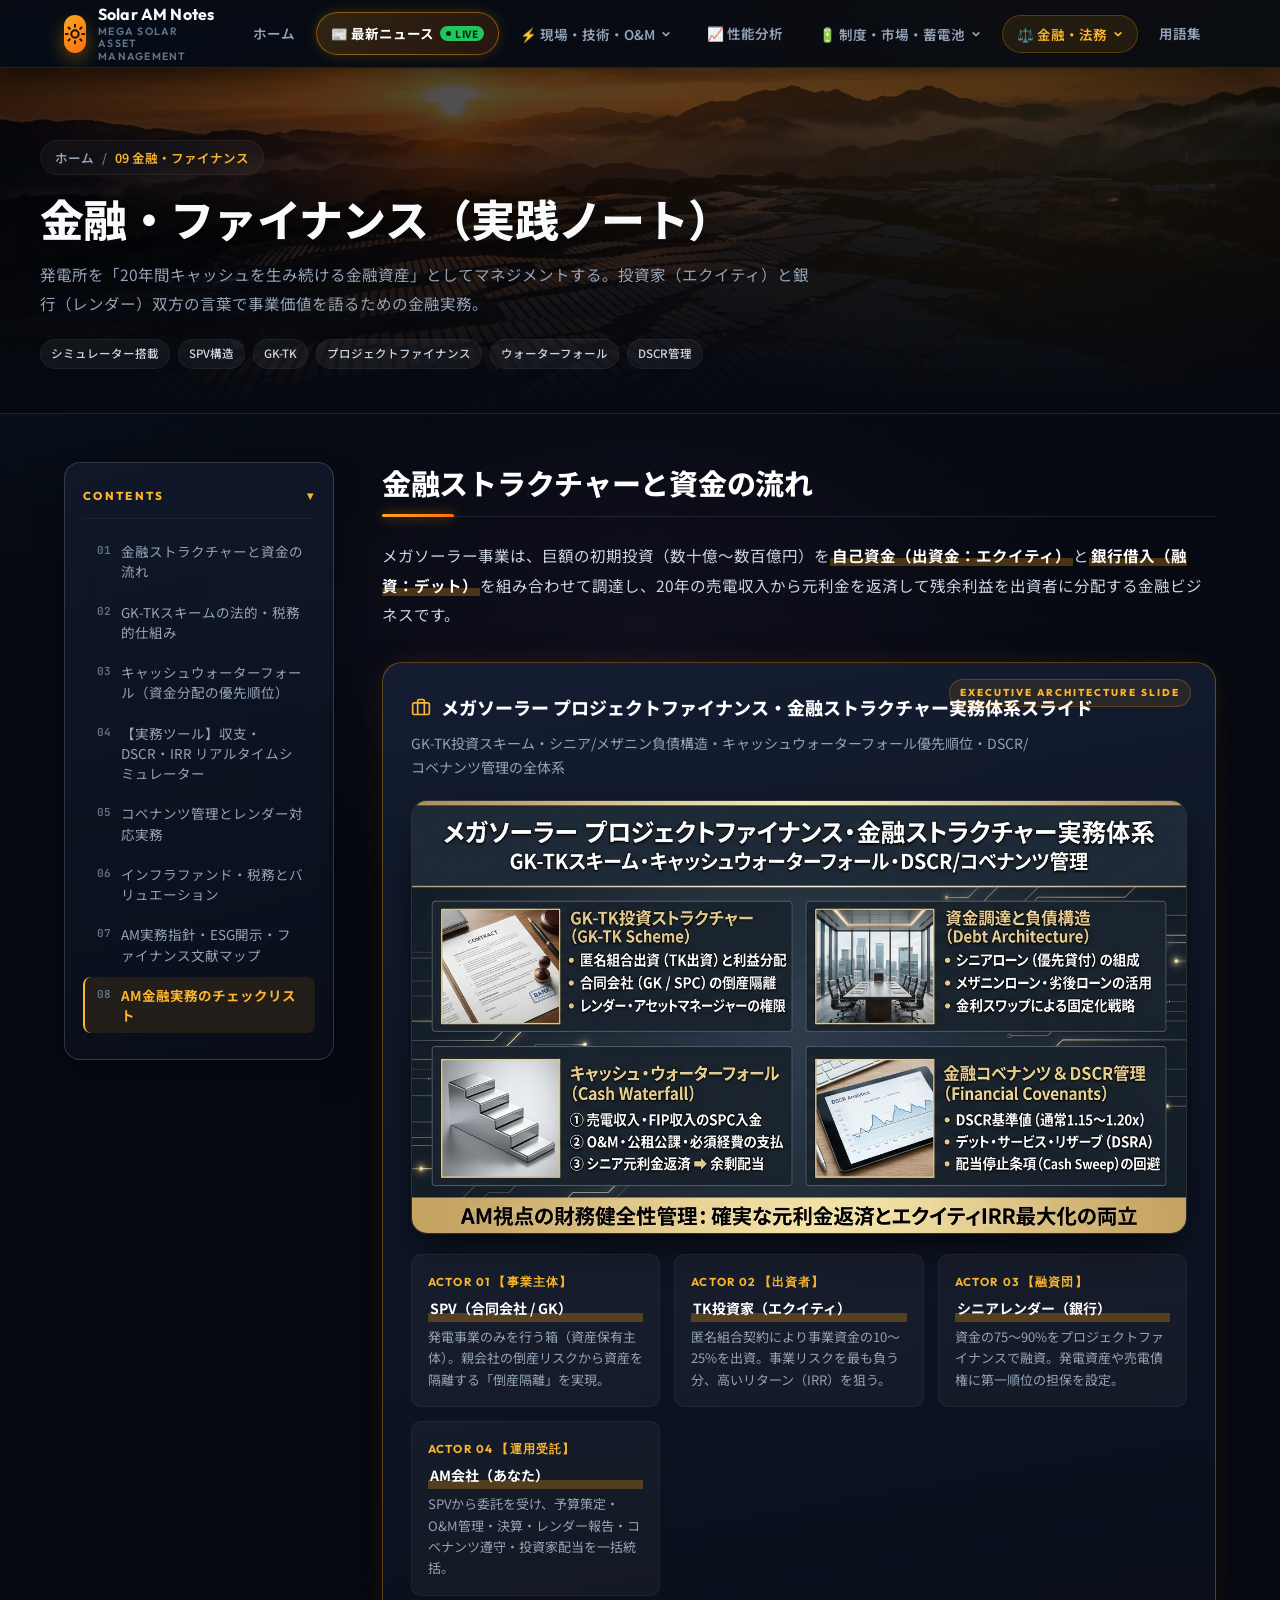
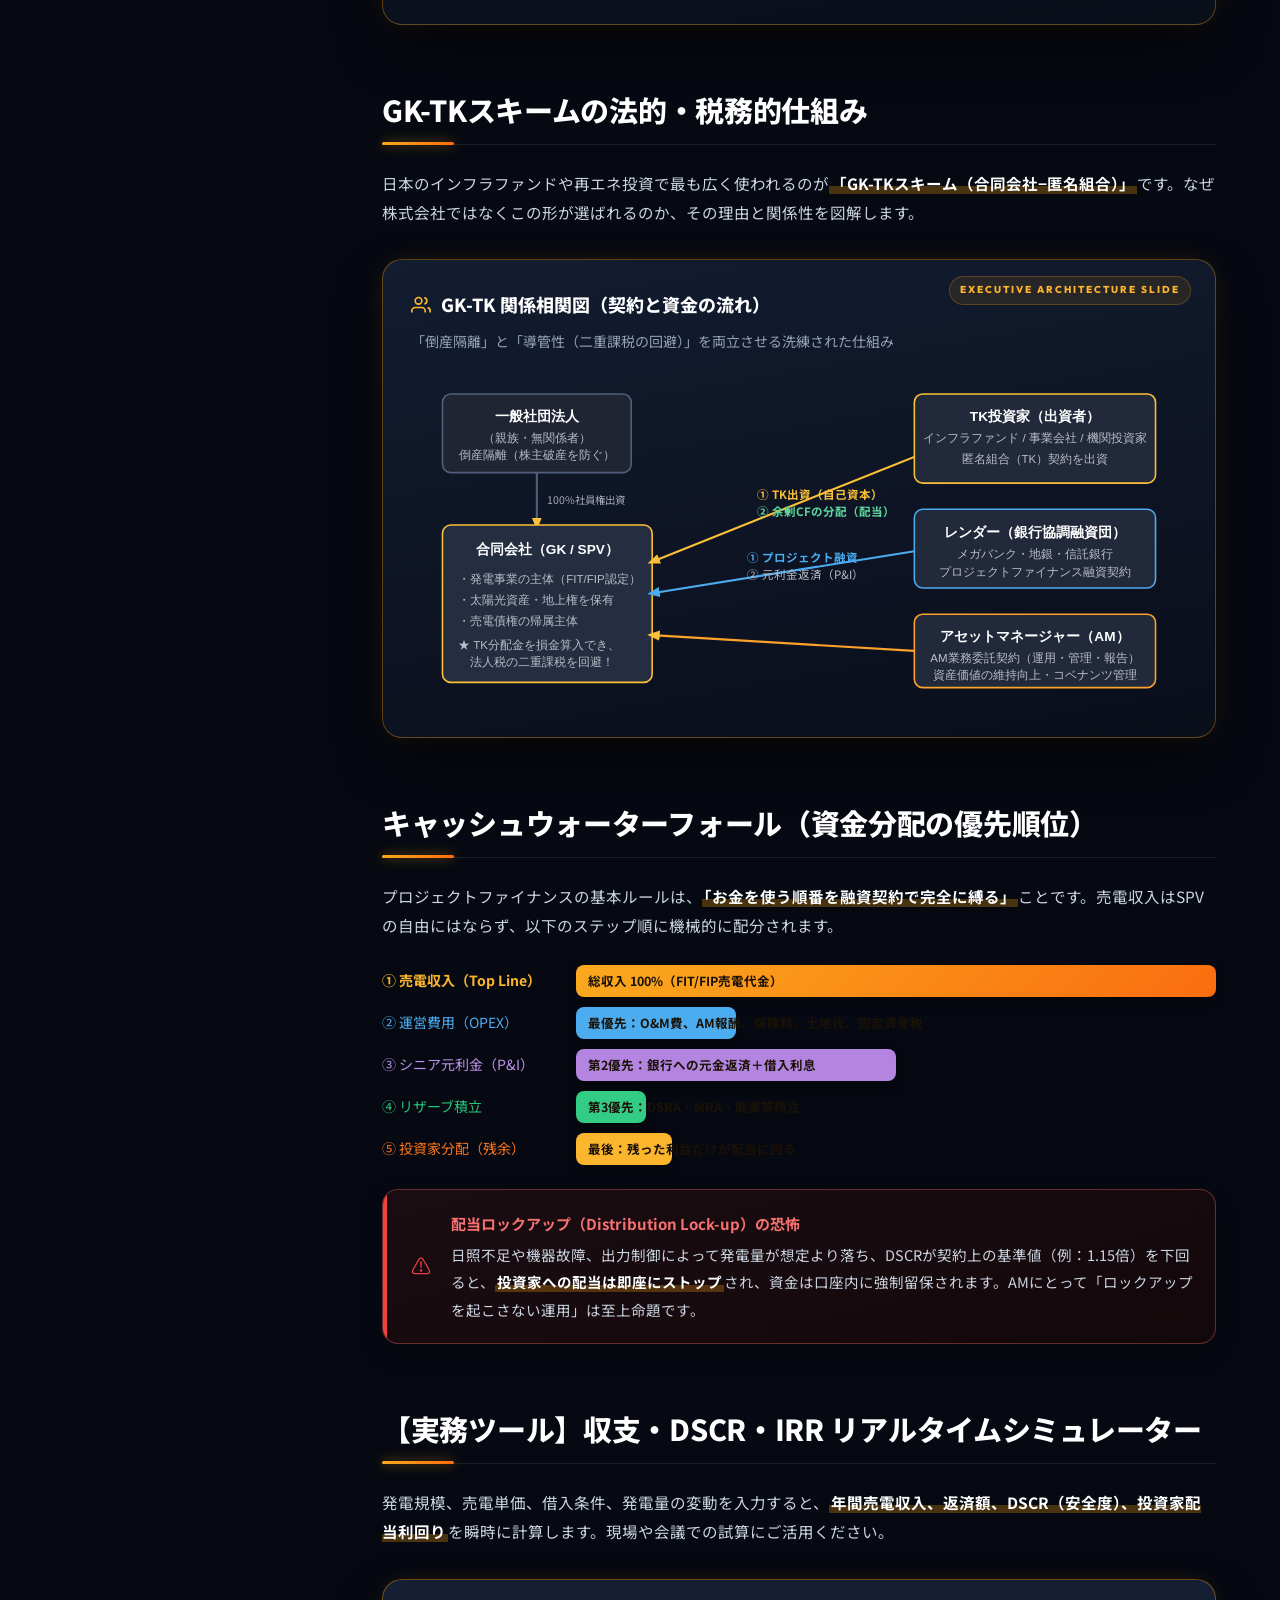
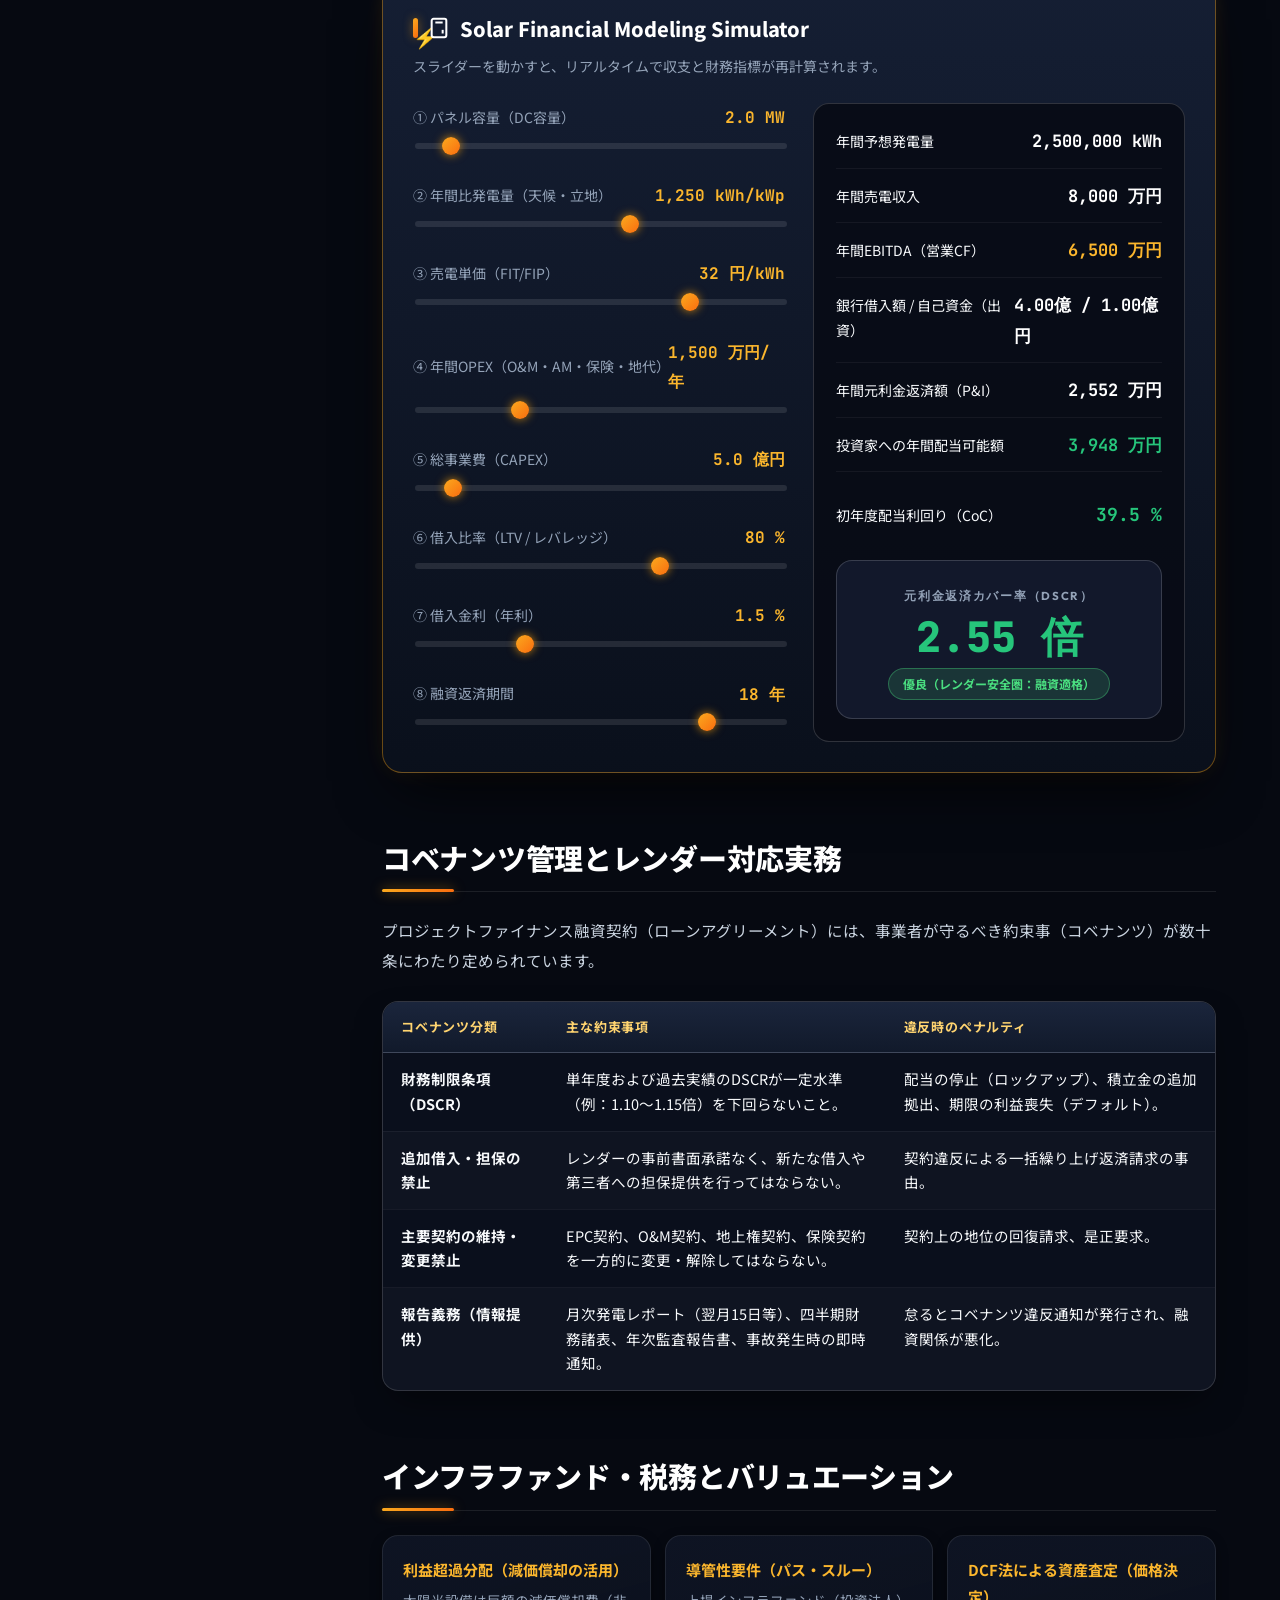
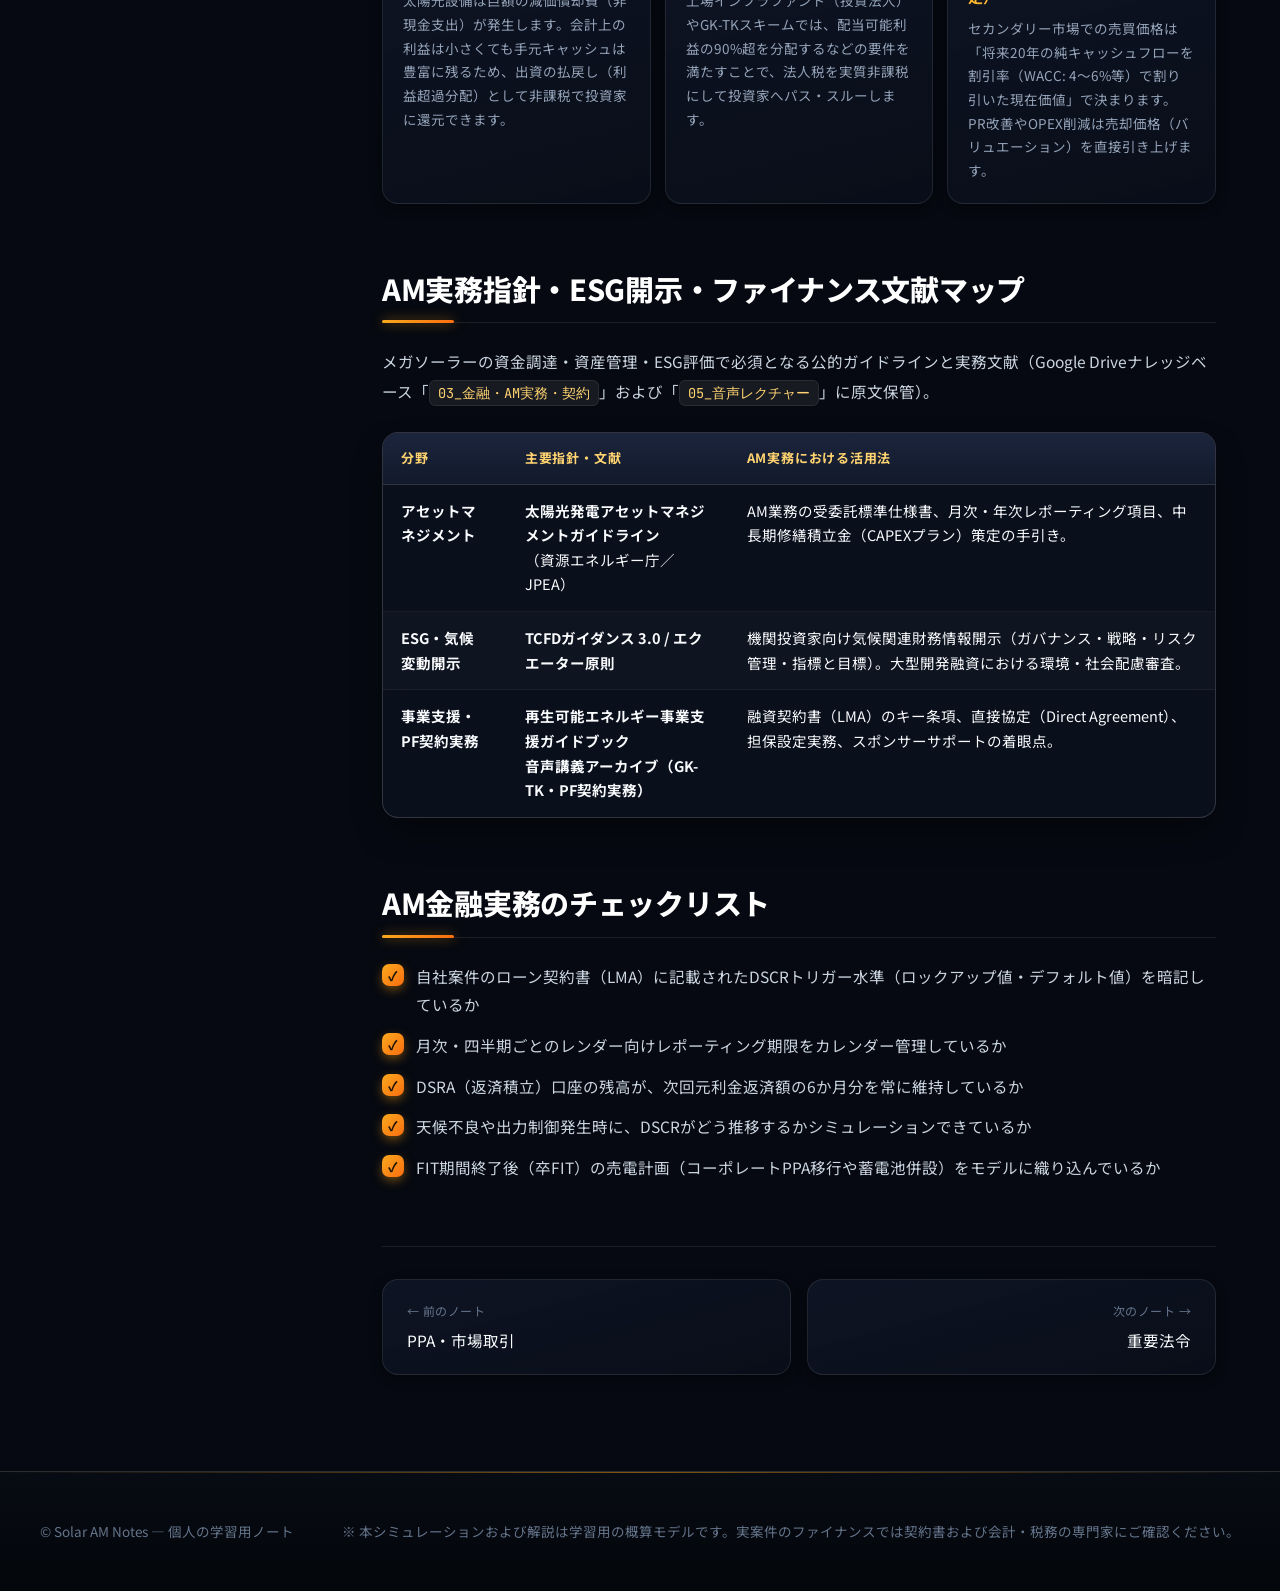
<file: notes/finance.html>
<!DOCTYPE html>
<html lang="ja">
<head>
  <meta charset="UTF-8">
  <meta name="viewport" content="width=device-width, initial-scale=1, viewport-fit=cover">
  <title>金融・ファイナンス（SPV・DSCR・IRR・金融シミュレーター）｜Solar AM Notes</title>
  <meta name="description" content="メガソーラーのアセットマネジメントにおける金融実務。GK-TKスキーム、プロジェクトファイナンス、キャッシュウォーターフォール、コベナンツ管理、リアルタイムDSCR・IRRシミュレーターを完全網羅。">
  <meta name="theme-color" content="#0b0f17">
  <link rel="icon" href="data:image/svg+xml,%3Csvg xmlns='http://www.w3.org/2000/svg' viewBox='0 0 64 64'%3E%3Crect width='64' height='64' rx='16' fill='%23f7931e'/%3E%3Ccircle cx='32' cy='32' r='11' fill='%231a1206'/%3E%3C/svg%3E">
  <link rel="preconnect" href="https://fonts.googleapis.com">
  <link rel="preconnect" href="https://fonts.gstatic.com" crossorigin>
  <link href="https://fonts.googleapis.com/css2?family=Noto+Sans+JP:wght@400;500;700;800&family=Outfit:wght@500;600;700;800&family=JetBrains+Mono:wght@500;700;800&display=swap" rel="stylesheet">
  <link rel="stylesheet" href="../assets/css/style.css">
</head>
<body data-root="../" data-page="finance">
  <div class="progress" id="progress"></div>

  <header class="site-header">
    <div class="header-inner">
      <a class="brand" href="../index.html" aria-label="Solar AM Notes ホーム">
        <span class="brand-logo"><svg viewBox="0 0 24 24" fill="none" stroke="#1a1206" stroke-width="2.2" stroke-linecap="round"><circle cx="12" cy="12" r="4"/><path d="M12 2v2M12 20v2M4.9 4.9l1.4 1.4M17.7 17.7l1.4 1.4M2 12h2M20 12h2M4.9 19.1l1.4-1.4M17.7 6.3l1.4-1.4"/></svg></span>
        <span>Solar AM Notes<small>MEGA SOLAR ASSET MANAGEMENT</small></span>
      </a>
      <button class="nav-toggle" id="nav-toggle" aria-label="メニューを開く" aria-expanded="false" aria-controls="site-nav"><span></span></button>
      <nav class="nav" id="site-nav" aria-label="メインナビゲーション"></nav>
    </div>
  </header>

  <main>
    <section class="page-hero">
      <div class="page-hero-inner">
        <nav class="breadcrumb" aria-label="パンくずリスト"><a href="../index.html">ホーム</a><span>/</span><span>09 金融・ファイナンス</span></nav>
        <h1>金融・ファイナンス（実践ノート）</h1>
        <p>発電所を「20年間キャッシュを生み続ける金融資産」としてマネジメントする。投資家（エクイティ）と銀行（レンダー）双方の言葉で事業価値を語るための金融実務。</p>
        <div class="meta">
          <span class="tag">シミュレーター搭載</span>
          <span class="tag">SPV構造</span><span class="tag">GK-TK</span><span class="tag">プロジェクトファイナンス</span><span class="tag">ウォーターフォール</span><span class="tag">DSCR管理</span>
        </div>
      </div>
    </section>

    <div class="article-wrap">
      <details class="toc" id="toc" open>
        <summary>Contents <span aria-hidden="true">▾</span></summary>
        <ol id="toc-list"></ol>
      </details>

      <article class="prose">

        <!-- ===== SECTION 1: 金融ストラクチャー全体図 ===== -->
        <section id="structure">
          <h2>金融ストラクチャーと資金の流れ</h2>
          <p>メガソーラー事業は、巨額の初期投資（数十億〜数百億円）を<strong>自己資金（出資金：エクイティ）</strong>と<strong>銀行借入（融資：デット）</strong>を組み合わせて調達し、20年の売電収入から元利金を返済して残余利益を出資者に分配する金融ビジネスです。</p>

          <div class="diagram-card">
            <h4><svg width="20" height="20" viewBox="0 0 24 24" fill="none" stroke="currentColor" stroke-width="2"><rect x="2" y="7" width="20" height="14" rx="2"/><path d="M16 21V5a2 2 0 0 0-2-2h-4a2 2 0 0 0-2 2v16"/></svg> メガソーラー プロジェクトファイナンス・金融ストラクチャー実務体系スライド</h4>
            <p class="desc">GK-TK投資スキーム・シニア/メザニン負債構造・キャッシュウォーターフォール優先順位・DSCR/コベナンツ管理の全体系</p>
            <div class="diagram-figure">
              <img src="../assets/img/finance_structure_slide.jpg" alt="メガソーラープロジェクトファイナンス・金融ストラクチャー実務体系・GK-TKスキーム・キャッシュウォーターフォール・DSCRコベナンツ実写スライド図解" loading="lazy">
            </div>

            <div class="diagram-steps">
              <div class="diagram-step">
                <b>ACTOR 01 【事業主体】</b>
                <strong>SPV（合同会社 / GK）</strong>
                <p>発電事業のみを行う箱（資産保有主体）。親会社の倒産リスクから資産を隔離する「倒産隔離」を実現。</p>
              </div>
              <div class="diagram-step">
                <b>ACTOR 02 【出資者】</b>
                <strong>TK投資家（エクイティ）</strong>
                <p>匿名組合契約により事業資金の10〜25%を出資。事業リスクを最も負う分、高いリターン（IRR）を狙う。</p>
              </div>
              <div class="diagram-step">
                <b>ACTOR 03 【融資団】</b>
                <strong>シニアレンダー（銀行）</strong>
                <p>資金の75〜90%をプロジェクトファイナンスで融資。発電資産や売電債権に第一順位の担保を設定。</p>
              </div>
              <div class="diagram-step">
                <b>ACTOR 04 【運用受託】</b>
                <strong>AM会社（あなた）</strong>
                <p>SPVから委託を受け、予算策定・O&amp;M管理・決算・レンダー報告・コベナンツ遵守・投資家配当を一括統括。</p>
              </div>
            </div>
          </div>
        </section>

        <!-- ===== SECTION 2: GK-TKスキーム図解 ===== -->
        <section id="gktk-scheme">
          <h2>GK-TKスキームの法的・税務的仕組み</h2>
          <p>日本のインフラファンドや再エネ投資で最も広く使われるのが<strong>「GK-TKスキーム（合同会社−匿名組合）」</strong>です。なぜ株式会社ではなくこの形が選ばれるのか、その理由と関係性を図解します。</p>

          <div class="diagram-card">
            <h4><svg width="20" height="20" viewBox="0 0 24 24" fill="none" stroke="currentColor" stroke-width="2"><path d="M17 21v-2a4 4 0 0 0-4-4H5a4 4 0 0 0-4 4v2"/><circle cx="9" cy="7" r="4"/><path d="M23 21v-2a4 4 0 0 0-3-3.87"/><path d="M16 3.13a4 4 0 0 1 0 7.75"/></svg> GK-TK 関係相関図（契約と資金の流れ）</h4>
            <p class="desc">「倒産隔離」と「導管性（二重課税の回避）」を両立させる洗練された仕組み</p>

            <svg class="svg-diagram" viewBox="0 0 740 320" xmlns="http://www.w3.org/2000/svg">
              <style>
                .s-box { rx: 8; stroke-width: 1.5; }
                .s-title { font-family: sans-serif; font-size: 13px; font-weight: 700; fill: #fff; }
                .s-txt { font-family: sans-serif; font-size: 11px; fill: hsl(220, 12%, 75%); }
                .s-line { stroke-width: 2; fill: none; }
              </style>
              <defs>
                <marker id="m-gold" viewBox="0 0 10 10" refX="6" refY="5" markerWidth="6" markerHeight="6" orient="auto-start-reverse">
                  <path d="M 0 1 L 10 5 L 0 9 z" fill="hsl(42, 96%, 60%)"/>
                </marker>
                <marker id="m-blue" viewBox="0 0 10 10" refX="6" refY="5" markerWidth="6" markerHeight="6" orient="auto-start-reverse">
                  <path d="M 0 1 L 10 5 L 0 9 z" fill="hsl(205, 85%, 62%)"/>
                </marker>
              </defs>

              <!-- 一般社団法人 (左上) -->
              <g transform="translate(30, 20)">
                <rect class="s-box" width="180" height="75" fill="hsl(222, 24%, 16%)" stroke="hsl(220, 20%, 40%)"/>
                <text x="90" y="26" text-anchor="middle" class="s-title">一般社団法人</text>
                <text x="90" y="46" text-anchor="middle" class="s-txt">（親族・無関係者）</text>
                <text x="90" y="62" text-anchor="middle" class="s-txt" fill="hsl(42,96%,60%)">倒産隔離（株主破産を防ぐ）</text>
              </g>

              <!-- 矢印: 社団 -> GK持分 -->
              <path class="s-line" stroke="hsl(220, 20%, 40%)" d="M 120 95 L 120 145" marker-end="url(#m-gold)"/>
              <text x="130" y="125" font-size="10" fill="hsl(220, 12%, 68%)">100%社員権出資</text>

              <!-- 合同会社 (SPV) (中央左) -->
              <g transform="translate(30, 145)">
                <rect class="s-box" width="200" height="150" fill="hsl(222, 28%, 20%)" stroke="hsl(42, 96%, 60%)" stroke-width="2"/>
                <text x="100" y="28" text-anchor="middle" class="s-title" fill="hsl(42, 96%, 60%)" font-size="15">合同会社（GK / SPV）</text>
                <text x="15" y="55" class="s-txt">・発電事業の主体（FIT/FIP認定）</text>
                <text x="15" y="75" class="s-txt">・太陽光資産・地上権を保有</text>
                <text x="15" y="95" class="s-txt">・売電債権の帰属主体</text>
                <text x="15" y="118" class="s-txt" fill="hsl(152,60%,60%)">★ TK分配金を損金算入でき、</text>
                <text x="15" y="134" class="s-txt" fill="hsl(152,60%,60%)">　法人税の二重課税を回避！</text>
              </g>

              <!-- TK投資家 (右上) -->
              <g transform="translate(480, 20)">
                <rect class="s-box" width="230" height="85" fill="hsl(222, 26%, 18%)" stroke="hsl(42, 96%, 60%)"/>
                <text x="115" y="26" text-anchor="middle" class="s-title" fill="hsl(42, 96%, 60%)">TK投資家（出資者）</text>
                <text x="115" y="46" text-anchor="middle" class="s-txt">インフラファンド / 事業会社 / 機関投資家</text>
                <text x="115" y="66" text-anchor="middle" class="s-txt" fill="hsl(34,98%,58%)">匿名組合（TK）契約を出資</text>
              </g>

              <!-- 矢印: TK出資 & 分配金 -->
              <path class="s-line" stroke="hsl(42, 96%, 60%)" d="M 480 80 L 230 180" marker-end="url(#m-gold)"/>
              <text x="330" y="120" font-size="11" fill="hsl(42, 96%, 60%)" font-weight="700">① TK出資（自己資本）</text>
              <text x="330" y="136" font-size="11" fill="hsl(152, 60%, 60%)" font-weight="700">② 余剰CFの分配（配当）</text>

              <!-- レンダー (右中央) -->
              <g transform="translate(480, 130)">
                <rect class="s-box" width="230" height="75" fill="hsl(222, 26%, 18%)" stroke="hsl(205, 85%, 62%)"/>
                <text x="115" y="26" text-anchor="middle" class="s-title" fill="hsl(205, 85%, 62%)">レンダー（銀行協調融資団）</text>
                <text x="115" y="46" text-anchor="middle" class="s-txt">メガバンク・地銀・信託銀行</text>
                <text x="115" y="64" text-anchor="middle" class="s-txt">プロジェクトファイナンス融資契約</text>
              </g>

              <!-- 矢印: シニアローン -->
              <path class="s-line" stroke="hsl(205, 85%, 62%)" d="M 480 170 L 230 210" marker-end="url(#m-blue)"/>
              <text x="320" y="180" font-size="11" fill="hsl(205, 85%, 62%)" font-weight="700">① プロジェクト融資</text>
              <text x="320" y="196" font-size="11" fill="hsl(220, 12%, 75%)">② 元利金返済（P&amp;I）</text>

              <!-- AM会社 (右下) -->
              <g transform="translate(480, 230)">
                <rect class="s-box" width="230" height="70" fill="hsl(222, 26%, 18%)" stroke="hsl(34, 98%, 58%)"/>
                <text x="115" y="26" text-anchor="middle" class="s-title" fill="hsl(34, 98%, 58%)">アセットマネージャー（AM）</text>
                <text x="115" y="46" text-anchor="middle" class="s-txt">AM業務委託契約（運用・管理・報告）</text>
                <text x="115" y="62" text-anchor="middle" class="s-txt" fill="hsl(34,98%,58%)">資産価値の維持向上・コベナンツ管理</text>
              </g>

              <!-- 矢印: AM委託 -->
              <path class="s-line" stroke="hsl(34, 98%, 58%)" d="M 480 265 L 230 250" marker-end="url(#m-gold)"/>
            </svg>
          </div>
        </section>

        <!-- ===== SECTION 3: キャッシュウォーターフォール ===== -->
        <section id="waterfall-logic">
          <h2>キャッシュウォーターフォール（資金分配の優先順位）</h2>
          <p>プロジェクトファイナンスの基本ルールは、<strong>「お金を使う順番を融資契約で完全に縛る」</strong>ことです。売電収入はSPVの自由にはならず、以下のステップ順に機械的に配分されます。</p>

          <div class="waterfall">
            <div class="wf-row">
              <span style="font-weight:700;color:var(--gold)">① 売電収入（Top Line）</span>
              <div class="wf-bar" style="width:100%;background:var(--grad-sun)">総収入 100%（FIT/FIP売電代金）</div>
            </div>
            <div class="wf-row">
              <span style="color:hsl(205 85% 62%)">② 運営費用（OPEX）</span>
              <div class="wf-bar" style="width:25%;background:hsl(205 85% 62%)">最優先：O&amp;M費、AM報酬、保険料、土地代、固定資産税</div>
            </div>
            <div class="wf-row">
              <span style="color:hsl(270 70% 75%)">③ シニア元利金（P&amp;I）</span>
              <div class="wf-bar" style="width:50%;background:hsl(270 60% 70%)">第2優先：銀行への元金返済＋借入利息</div>
            </div>
            <div class="wf-row">
              <span style="color:var(--green)">④ リザーブ積立</span>
              <div class="wf-bar" style="width:10%;min-width:70px;background:hsl(152 60% 50%)">第3優先：DSRA・MRA・廃棄等積立</div>
            </div>
            <div class="wf-row">
              <span style="color:var(--orange)">⑤ 投資家分配（残余）</span>
              <div class="wf-bar" style="width:15%;min-width:60px;background:var(--gold)">最後：残った利益だけが配当に回る</div>
            </div>
          </div>

          <div class="callout warn"><span class="ic">⚠️</span><div><b class="t">配当ロックアップ（Distribution Lock-up）の恐怖</b><p>日照不足や機器故障、出力制御によって発電量が想定より落ち、DSCRが契約上の基準値（例：1.15倍）を下回ると、<strong>投資家への配当は即座にストップ</strong>され、資金は口座内に強制留保されます。AMにとって「ロックアップを起こさない運用」は至上命題です。</p></div></div>
        </section>

        <!-- ===== SECTION 4: リアルタイム金融シミュレーター ===== -->
        <section id="simulator">
          <h2>【実務ツール】収支・DSCR・IRR リアルタイムシミュレーター</h2>
          <p>発電規模、売電単価、借入条件、発電量の変動を入力すると、<strong>年間売電収入、返済額、DSCR（安全度）、投資家配当利回り</strong>を瞬時に計算します。現場や会議での試算にご活用ください。</p>

          <div class="sim-container">
            <div class="sim-head">
              <h3><svg width="22" height="22" viewBox="0 0 24 24" fill="none" stroke="currentColor" stroke-width="2.2"><rect x="4" y="2" width="16" height="20" rx="2"/><line x1="8" y1="6" x2="16" y2="6"/><line x1="16" y1="14" x2="16" y2="18"/><path d="M8 10h.01M12 10h.01M16 10h.01M8 14h.01M12 14h.01M8 18h.01M12 18h.01"/></svg> Solar Financial Modeling Simulator</h3>
              <p>スライダーを動かすと、リアルタイムで収支と財務指標が再計算されます。</p>
            </div>

            <div class="sim-grid">
              <!-- 入力側 -->
              <div class="sim-inputs">
                <div class="sim-group">
                  <div class="sim-label-row"><span>① パネル容量（DC容量）</span><span class="sim-val" id="val-cap">2.0 MW</span></div>
                  <input class="sim-range" id="input-cap" type="range" min="0.5" max="20" step="0.1" value="2.0">
                </div>

                <div class="sim-group">
                  <div class="sim-label-row"><span>② 年間比発電量（天候・立地）</span><span class="sim-val" id="val-yield">1,250 kWh/kWp</span></div>
                  <input class="sim-range" id="input-yield" type="range" min="900" max="1500" step="10" value="1250">
                </div>

                <div class="sim-group">
                  <div class="sim-label-row"><span>③ 売電単価（FIT/FIP）</span><span class="sim-val" id="val-tariff">32 円/kWh</span></div>
                  <input class="sim-range" id="input-tariff" type="range" min="8" max="40" step="1" value="32">
                </div>

                <div class="sim-group">
                  <div class="sim-label-row"><span>④ 年間OPEX（O&amp;M・AM・保険・地代）</span><span class="sim-val" id="val-opex">1,500 万円/年</span></div>
                  <input class="sim-range" id="input-opex" type="range" min="200" max="5000" step="50" value="1500">
                </div>

                <div class="sim-group">
                  <div class="sim-label-row"><span>⑤ 総事業費（CAPEX）</span><span class="sim-val" id="val-capex">5.0 億円</span></div>
                  <input class="sim-range" id="input-capex" type="range" min="1.0" max="50" step="0.5" value="5.0">
                </div>

                <div class="sim-group">
                  <div class="sim-label-row"><span>⑥ 借入比率（LTV / レバレッジ）</span><span class="sim-val" id="val-ltv">80 %</span></div>
                  <input class="sim-range" id="input-ltv" type="range" min="50" max="95" step="5" value="80">
                </div>

                <div class="sim-group">
                  <div class="sim-label-row"><span>⑦ 借入金利（年利）</span><span class="sim-val" id="val-rate">1.5 %</span></div>
                  <input class="sim-range" id="input-rate" type="range" min="0.5" max="4.0" step="0.1" value="1.5">
                </div>

                <div class="sim-group">
                  <div class="sim-label-row"><span>⑧ 融資返済期間</span><span class="sim-val" id="val-tenor">18 年</span></div>
                  <input class="sim-range" id="input-tenor" type="range" min="10" max="20" step="1" value="18">
                </div>
              </div>

              <!-- 出力側 -->
              <div class="sim-results">
                <div class="sim-res-row"><span>年間予想発電量</span><b id="res-gen">2,500,000 kWh</b></div>
                <div class="sim-res-row"><span>年間売電収入</span><b id="res-rev">8,000 万円</b></div>
                <div class="sim-res-row"><span>年間EBITDA（営業CF）</span><b id="res-ebitda" style="color:var(--gold)">6,500 万円</b></div>
                <div class="sim-res-row"><span>銀行借入額 / 自己資金（出資）</span><b id="res-cap">4.0億 / 1.0億円</b></div>
                <div class="sim-res-row"><span>年間元利金返済額（P&amp;I）</span><b id="res-debt">2,544 万円</b></div>
                <div class="sim-res-row"><span>投資家への年間配当可能額</span><b id="res-div" style="color:var(--green)">3,956 万円</b></div>
                <div class="sim-res-row highlight"><span>初年度配当利回り（CoC）</span><b id="res-coc" style="color:var(--green);font-size:18px">39.6 %</b></div>

                <!-- DSCR判定ボックス -->
                <div class="sim-dscr-box" id="dscr-card">
                  <span class="sim-dscr-label">元利金返済カバー率（DSCR）</span>
                  <div class="sim-dscr-value" id="res-dscr">2.55 倍</div>
                  <span class="sim-dscr-status safe" id="res-dscr-tag">優良（レンダー安全圏）</span>
                </div>
              </div>
            </div>
          </div>
        </section>

        <!-- ===== SECTION 5: コベナンツ実務 ===== -->
        <section id="covenants">
          <h2>コベナンツ管理とレンダー対応実務</h2>
          <p>プロジェクトファイナンス融資契約（ローンアグリーメント）には、事業者が守るべき約束事（コベナンツ）が数十条にわたり定められています。</p>

          <table>
            <thead><tr><th>コベナンツ分類</th><th>主な約束事項</th><th>違反時のペナルティ</th></tr></thead>
            <tbody>
              <tr>
                <td><b>財務制限条項（DSCR）</b></td>
                <td>単年度および過去実績のDSCRが一定水準（例：1.10〜1.15倍）を下回らないこと。</td>
                <td>配当の停止（ロックアップ）、積立金の追加拠出、期限の利益喪失（デフォルト）。</td>
              </tr>
              <tr>
                <td><b>追加借入・担保の禁止</b></td>
                <td>レンダーの事前書面承諾なく、新たな借入や第三者への担保提供を行ってはならない。</td>
                <td>契約違反による一括繰り上げ返済請求の事由。</td>
              </tr>
              <tr>
                <td><b>主要契約の維持・変更禁止</b></td>
                <td>EPC契約、O&amp;M契約、地上権契約、保険契約を一方的に変更・解除してはならない。</td>
                <td>契約上の地位の回復請求、是正要求。</td>
              </tr>
              <tr>
                <td><b>報告義務（情報提供）</b></td>
                <td>月次発電レポート（翌月15日等）、四半期財務諸表、年次監査報告書、事故発生時の即時通知。</td>
                <td>怠るとコベナンツ違反通知が発行され、融資関係が悪化。</td>
              </tr>
            </tbody>
          </table>
        </section>

        <!-- ===== SECTION 6: インフラファンドと税務 ===== -->
        <section id="funds-tax">
          <h2>インフラファンド・税務とバリュエーション</h2>
          <div class="kp-grid">
            <div class="kp">
              <b>利益超過分配（減価償却の活用）</b>
              <p>太陽光設備は巨額の減価償却費（非現金支出）が発生します。会計上の利益は小さくても手元キャッシュは豊富に残るため、出資の払戻し（利益超過分配）として非課税で投資家に還元できます。</p>
            </div>
            <div class="kp">
              <b>導管性要件（パス・スルー）</b>
              <p>上場インフラファンド（投資法人）やGK-TKスキームでは、配当可能利益の90%超を分配するなどの要件を満たすことで、法人税を実質非課税にして投資家へパス・スルーします。</p>
            </div>
            <div class="kp">
              <b>DCF法による資産査定（価格決定）</b>
              <p>セカンダリー市場での売買価格は「将来20年の純キャッシュフローを割引率（WACC: 4〜6%等）で割り引いた現在価値」で決まります。PR改善やOPEX削減は売却価格（バリュエーション）を直接引き上げます。</p>
            </div>
          </div>
        </section>

        <!-- ===== SECTION 7: AM実務指針・ESG開示・ファイナンス文献マップ ===== -->
        <section id="finance-references">
          <h2>AM実務指針・ESG開示・ファイナンス文献マップ</h2>
          <p>メガソーラーの資金調達・資産管理・ESG評価で必須となる公的ガイドラインと実務文献（Google Driveナレッジベース「<code>03_金融・AM実務・契約</code>」および「<code>05_音声レクチャー</code>」に原文保管）。</p>
          <table>
            <thead><tr><th>分野</th><th>主要指針・文献</th><th>AM実務における活用法</th></tr></thead>
            <tbody>
              <tr>
                <td><b>アセットマネジメント</b></td>
                <td><b>太陽光発電アセットマネジメントガイドライン</b><br>（資源エネルギー庁／JPEA）</td>
                <td>AM業務の受委託標準仕様書、月次・年次レポーティング項目、中長期修繕積立金（CAPEXプラン）策定の手引き。</td>
              </tr>
              <tr>
                <td><b>ESG・気候変動開示</b></td>
                <td><b>TCFDガイダンス 3.0 / エクエーター原則</b></td>
                <td>機関投資家向け気候関連財務情報開示（ガバナンス・戦略・リスク管理・指標と目標）。大型開発融資における環境・社会配慮審査。</td>
              </tr>
              <tr>
                <td><b>事業支援・PF契約実務</b></td>
                <td><b>再生可能エネルギー事業支援ガイドブック</b><br><b>音声講義アーカイブ（GK-TK・PF契約実務）</b></td>
                <td>融資契約書（LMA）のキー条項、直接協定（Direct Agreement）、担保設定実務、スポンサーサポートの着眼点。</td>
              </tr>
            </tbody>
          </table>
        </section>

        <!-- チェックリスト -->
        <section id="checklist">
          <h2>AM金融実務のチェックリスト</h2>
          <ul class="checklist">
            <li>自社案件のローン契約書（LMA）に記載されたDSCRトリガー水準（ロックアップ値・デフォルト値）を暗記しているか</li>
            <li>月次・四半期ごとのレンダー向けレポーティング期限をカレンダー管理しているか</li>
            <li>DSRA（返済積立）口座の残高が、次回元利金返済額の6か月分を常に維持しているか</li>
            <li>天候不良や出力制御発生時に、DSCRがどう推移するかシミュレーションできているか</li>
            <li>FIT期間終了後（卒FIT）の売電計画（コーポレートPPA移行や蓄電池併設）をモデルに織り込んでいるか</li>
          </ul>
        </section>

        <nav class="pager" id="pager" aria-label="前後のノート"></nav>
      </article>
    </div>
  </main>

  <footer class="site-footer">
    <div class="footer-inner">
      <p>© Solar AM Notes — 個人の学習用ノート</p>
      <p>※ 本シミュレーションおよび解説は学習用の概算モデルです。実案件のファイナンスでは契約書および会計・税務の専門家にご確認ください。</p>
    </div>
  </footer>

  <button class="to-top" id="to-top" aria-label="ページの先頭へ戻る"><svg viewBox="0 0 24 24" fill="none" stroke="currentColor" stroke-width="2.6" stroke-linecap="round" stroke-linejoin="round"><path d="M12 19V5M5 12l7-7 7 7"/></svg></button>
  <script src="../assets/js/main.js"></script>

  <!-- 金融シミュレーター専用スクリプト -->
  <script>
    (function() {
      var inCap = document.getElementById('input-cap');
      var inYield = document.getElementById('input-yield');
      var inTariff = document.getElementById('input-tariff');
      var inOpex = document.getElementById('input-opex');
      var inCapex = document.getElementById('input-capex');
      var inLtv = document.getElementById('input-ltv');
      var inRate = document.getElementById('input-rate');
      var inTenor = document.getElementById('input-tenor');

      if (!inCap) return;

      function fmt(n) { return Math.round(n).toLocaleString(); }

      function calc() {
        var capMW = parseFloat(inCap.value);
        var specYield = parseFloat(inYield.value);
        var tariff = parseFloat(inTariff.value);
        var opex = parseFloat(inOpex.value);
        var capexOku = parseFloat(inCapex.value);
        var ltv = parseFloat(inLtv.value) / 100;
        var rate = parseFloat(inRate.value) / 100;
        var tenor = parseInt(inTenor.value, 10);

        // ラベル更新
        document.getElementById('val-cap').textContent = capMW.toFixed(1) + " MW";
        document.getElementById('val-yield').textContent = fmt(specYield) + " kWh/kWp";
        document.getElementById('val-tariff').textContent = tariff + " 円/kWh";
        document.getElementById('val-opex').textContent = fmt(opex) + " 万円/年";
        document.getElementById('val-capex').textContent = capexOku.toFixed(1) + " 億円";
        document.getElementById('val-ltv').textContent = (ltv * 100).toFixed(0) + " %";
        document.getElementById('val-rate').textContent = (rate * 100).toFixed(1) + " %";
        document.getElementById('val-tenor').textContent = tenor + " 年";

        // 発電量・収入
        var gen = capMW * 1000 * specYield; // kWh
        var rev = (gen * tariff) / 10000; // 万円
        var ebitda = rev - opex; // 万円

        // 資本構成
        var totalCost = capexOku * 10000; // 万円
        var debt = totalCost * ltv; // 万円
        var equity = totalCost * (1 - ltv); // 万円

        // 元利均等年間返済額
        // P * { r / (1 - (1+r)^-n) }
        var annualDebtService = 0;
        if (rate > 0) {
          annualDebtService = debt * (rate / (1 - Math.pow(1 + rate, -tenor)));
        } else {
          annualDebtService = debt / tenor;
        }

        // DSCR
        var dscr = annualDebtService > 0 ? (ebitda / annualDebtService) : 0;

        // 投資家分配
        var dividend = Math.max(0, ebitda - annualDebtService);
        var coc = equity > 0 ? (dividend / equity) * 100 : 0;

        // 出力更新
        document.getElementById('res-gen').textContent = fmt(gen) + " kWh";
        document.getElementById('res-rev').textContent = fmt(rev) + " 万円";
        document.getElementById('res-ebitda').textContent = fmt(ebitda) + " 万円";
        document.getElementById('res-cap').textContent = (debt / 10000).toFixed(2) + "億 / " + (equity / 10000).toFixed(2) + "億円";
        document.getElementById('res-debt').textContent = fmt(annualDebtService) + " 万円";
        document.getElementById('res-div').textContent = fmt(dividend) + " 万円";
        document.getElementById('res-coc').textContent = coc.toFixed(1) + " %";

        // DSCR表示
        var dscrEl = document.getElementById('res-dscr');
        var tagEl = document.getElementById('res-dscr-tag');
        dscrEl.textContent = dscr.toFixed(2) + " 倍";

        tagEl.className = 'sim-dscr-status';
        if (dscr >= 1.25) {
          dscrEl.style.color = "var(--green)";
          tagEl.classList.add('safe');
          tagEl.textContent = "優良（レンダー安全圏：融資適格）";
        } else if (dscr >= 1.10) {
          dscrEl.style.color = "var(--gold)";
          tagEl.classList.add('warn');
          tagEl.textContent = "注意（配当ロックアップ警戒水準）";
        } else {
          dscrEl.style.color = "var(--red)";
          tagEl.classList.add('danger');
          tagEl.textContent = "危険（元利金返済逼迫・デフォルト懸念）";
        }
      }

      var inputs = [inCap, inYield, inTariff, inOpex, inCapex, inLtv, inRate, inTenor];
      inputs.forEach(function(el) { el.addEventListener('input', calc); });
      calc();
    })();
  </script>
</body>
</html>
</file>
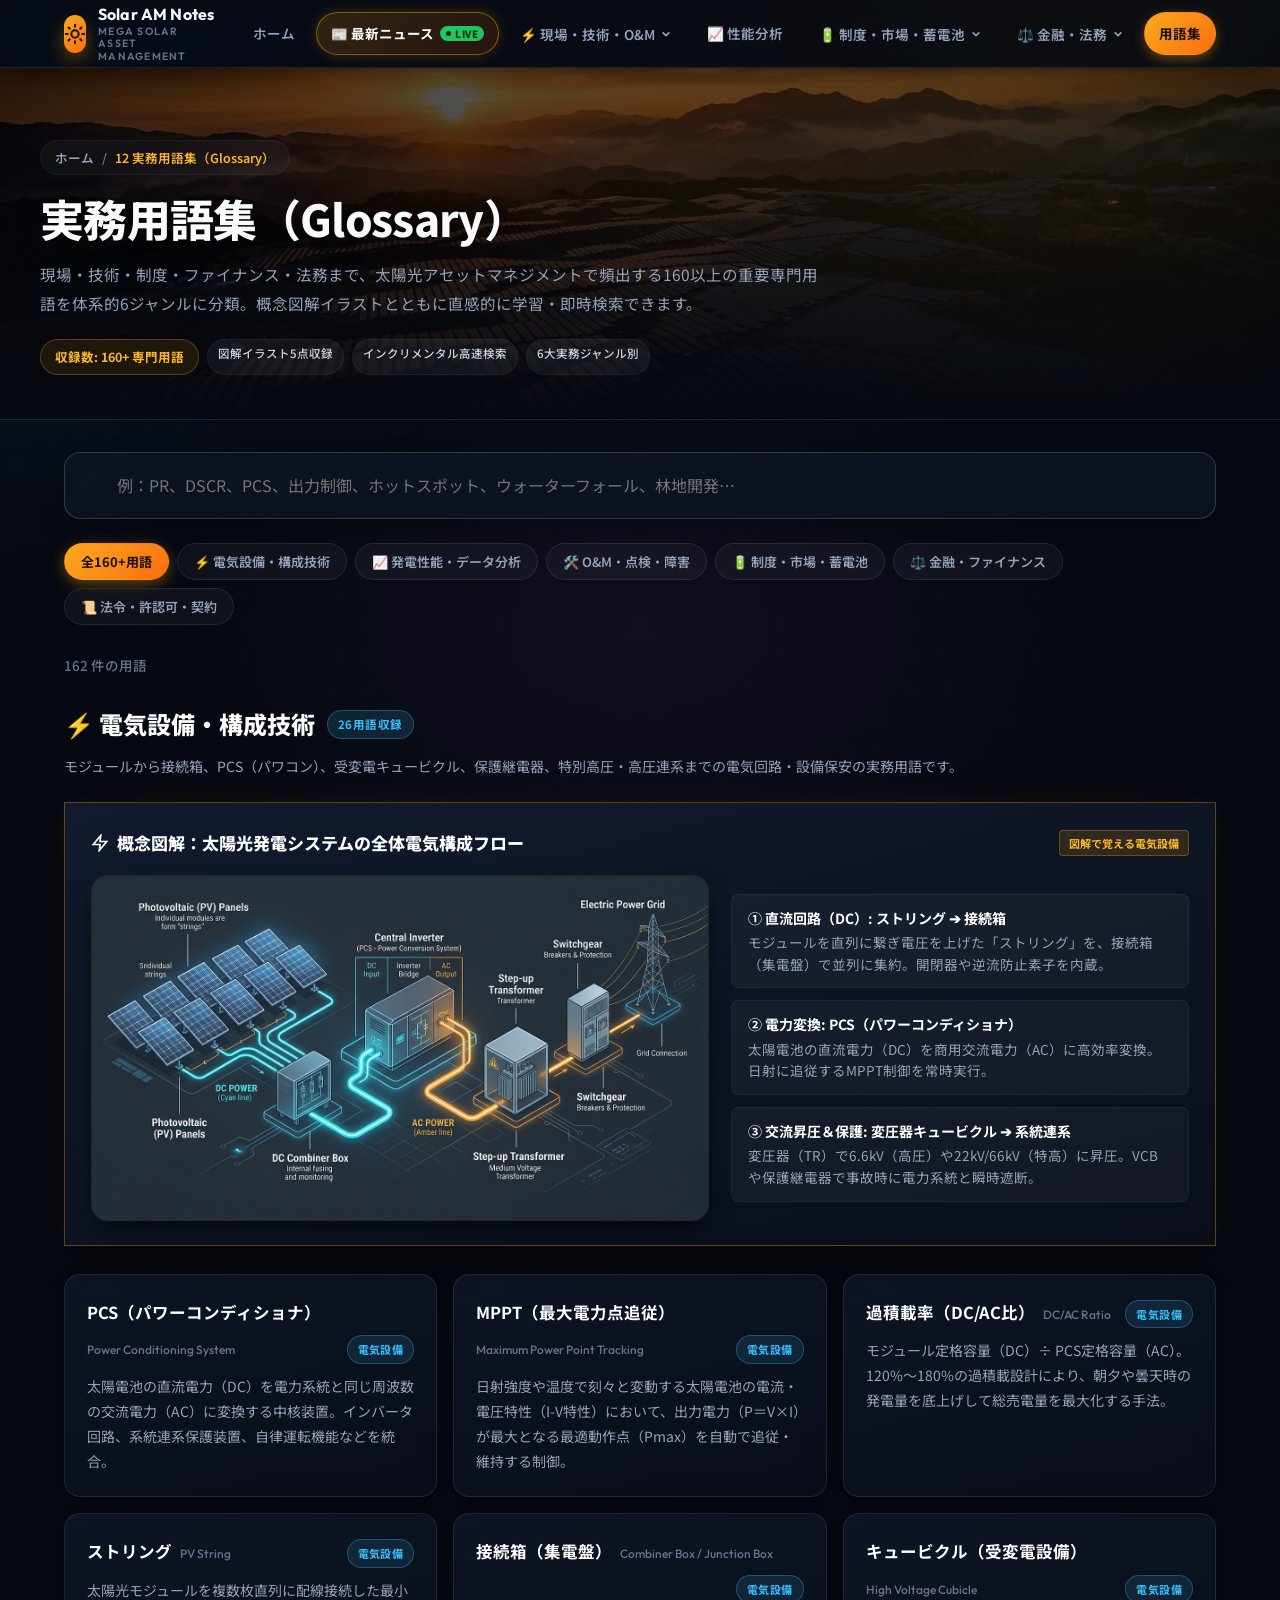
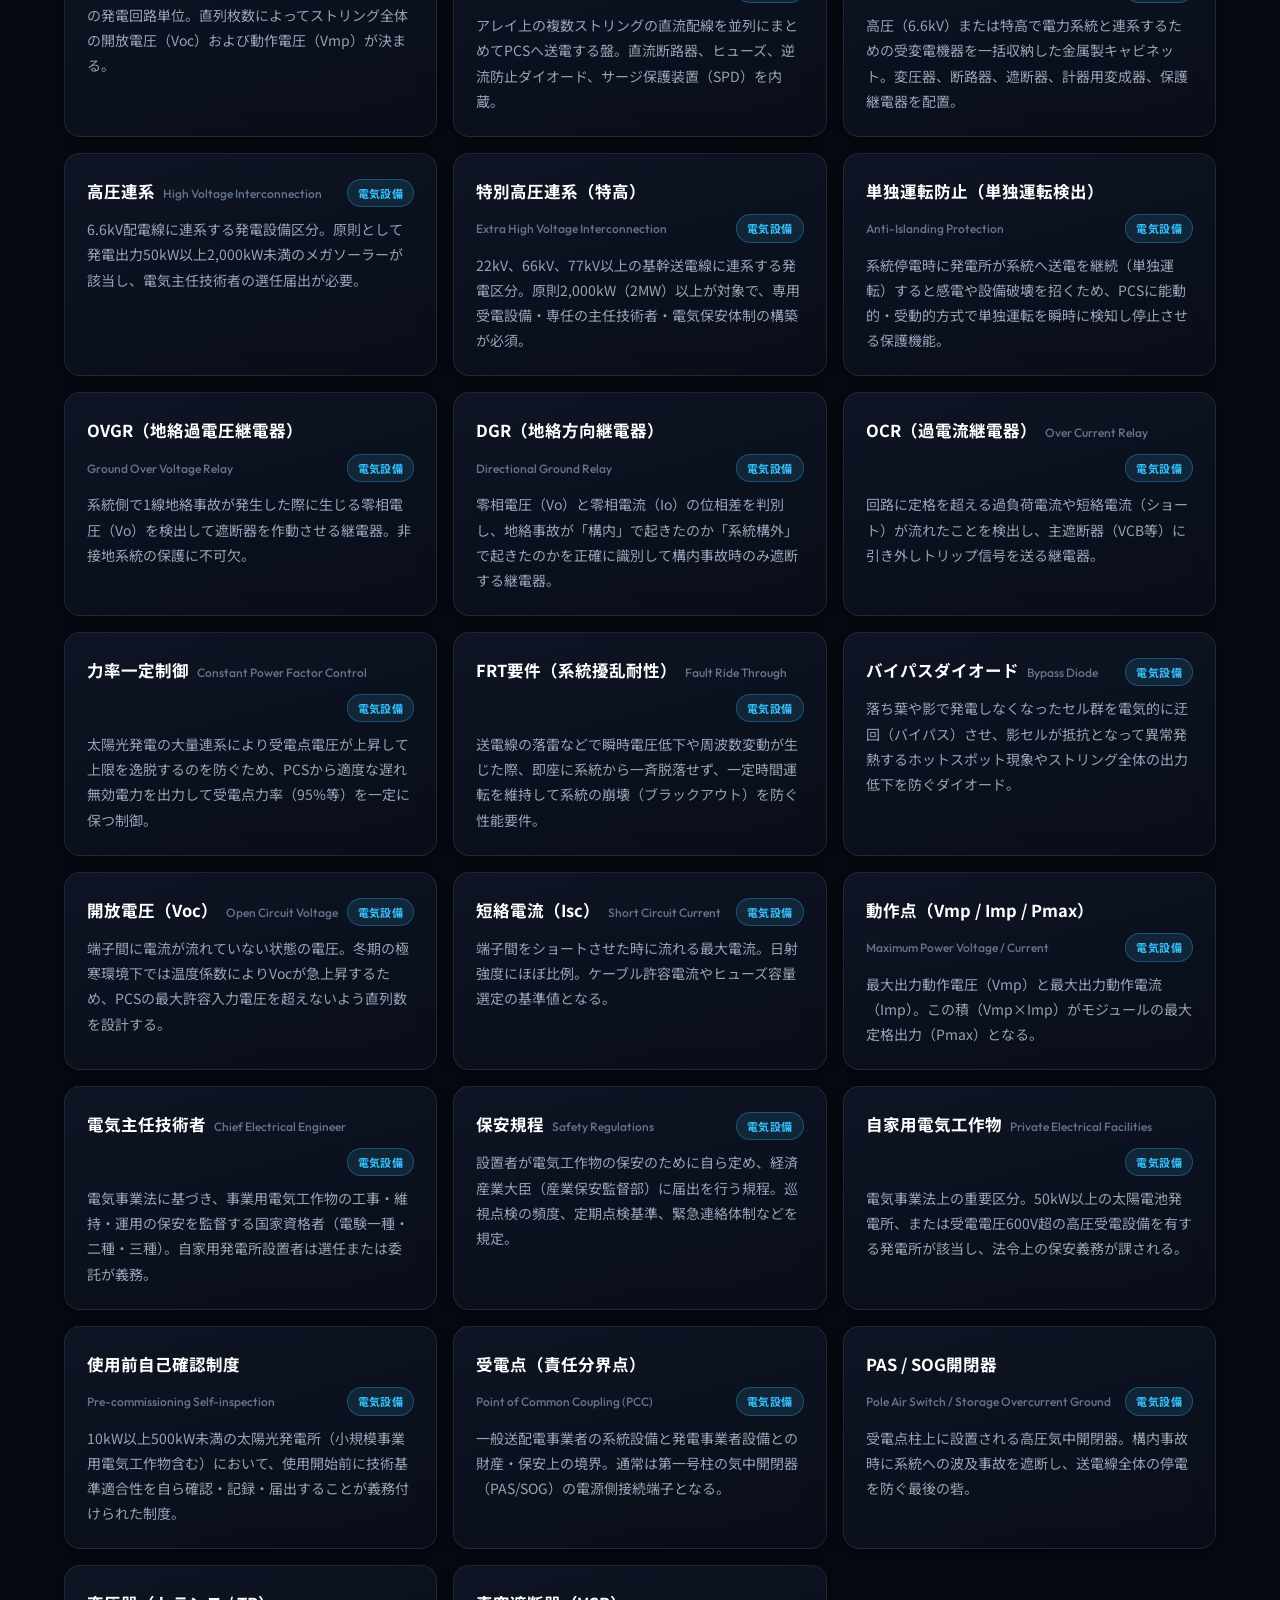
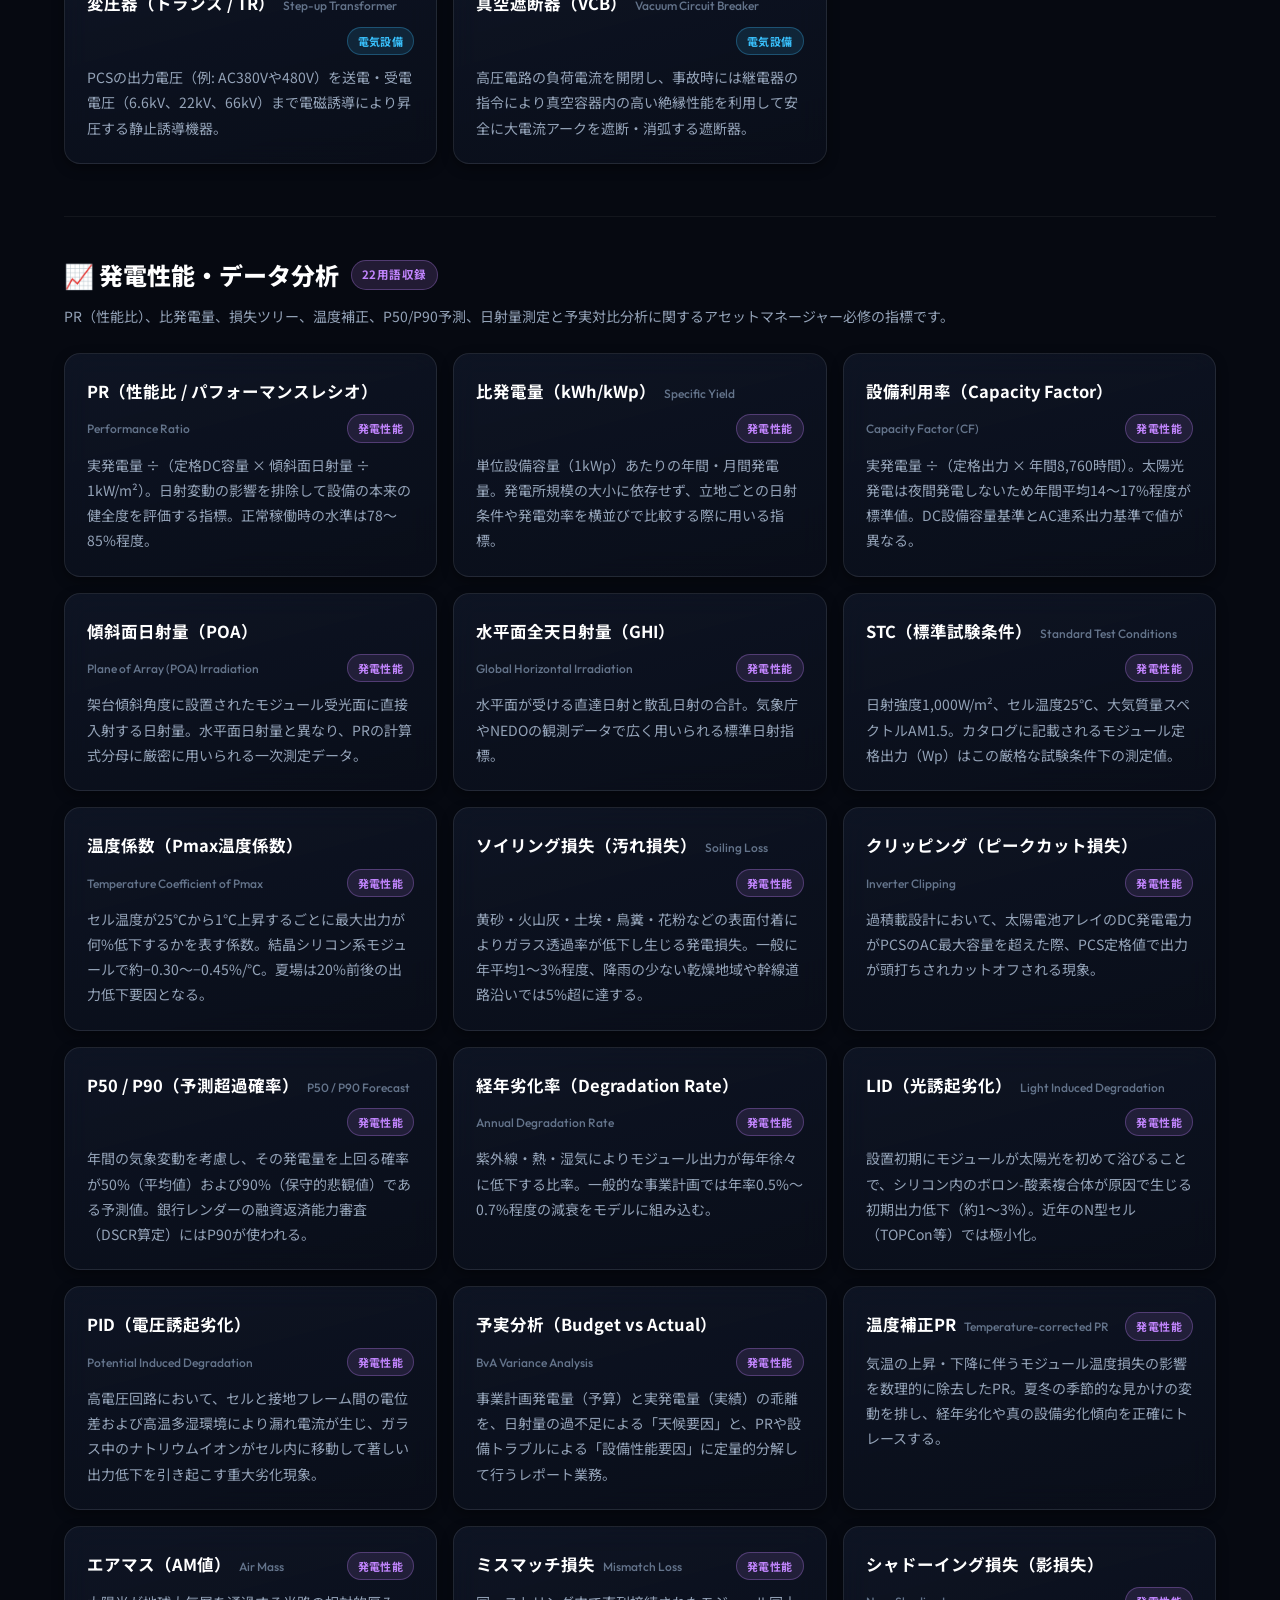
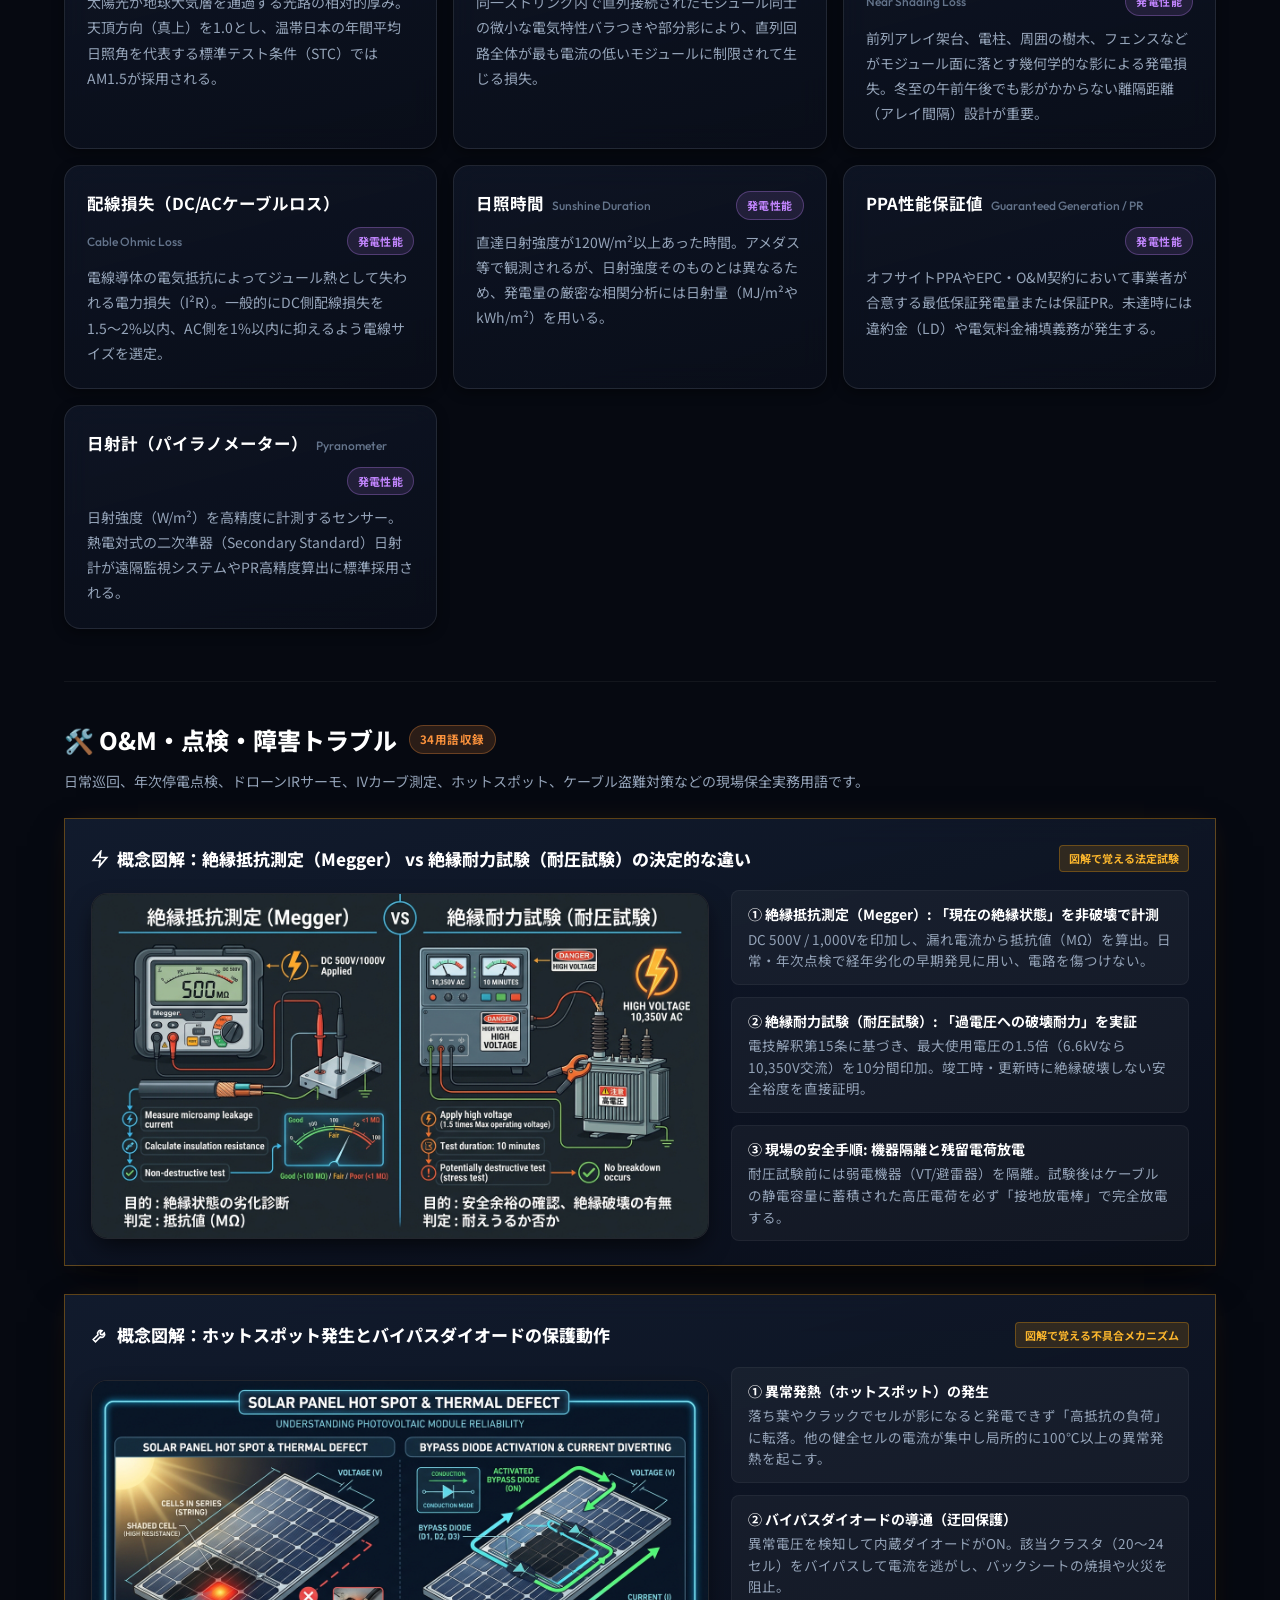
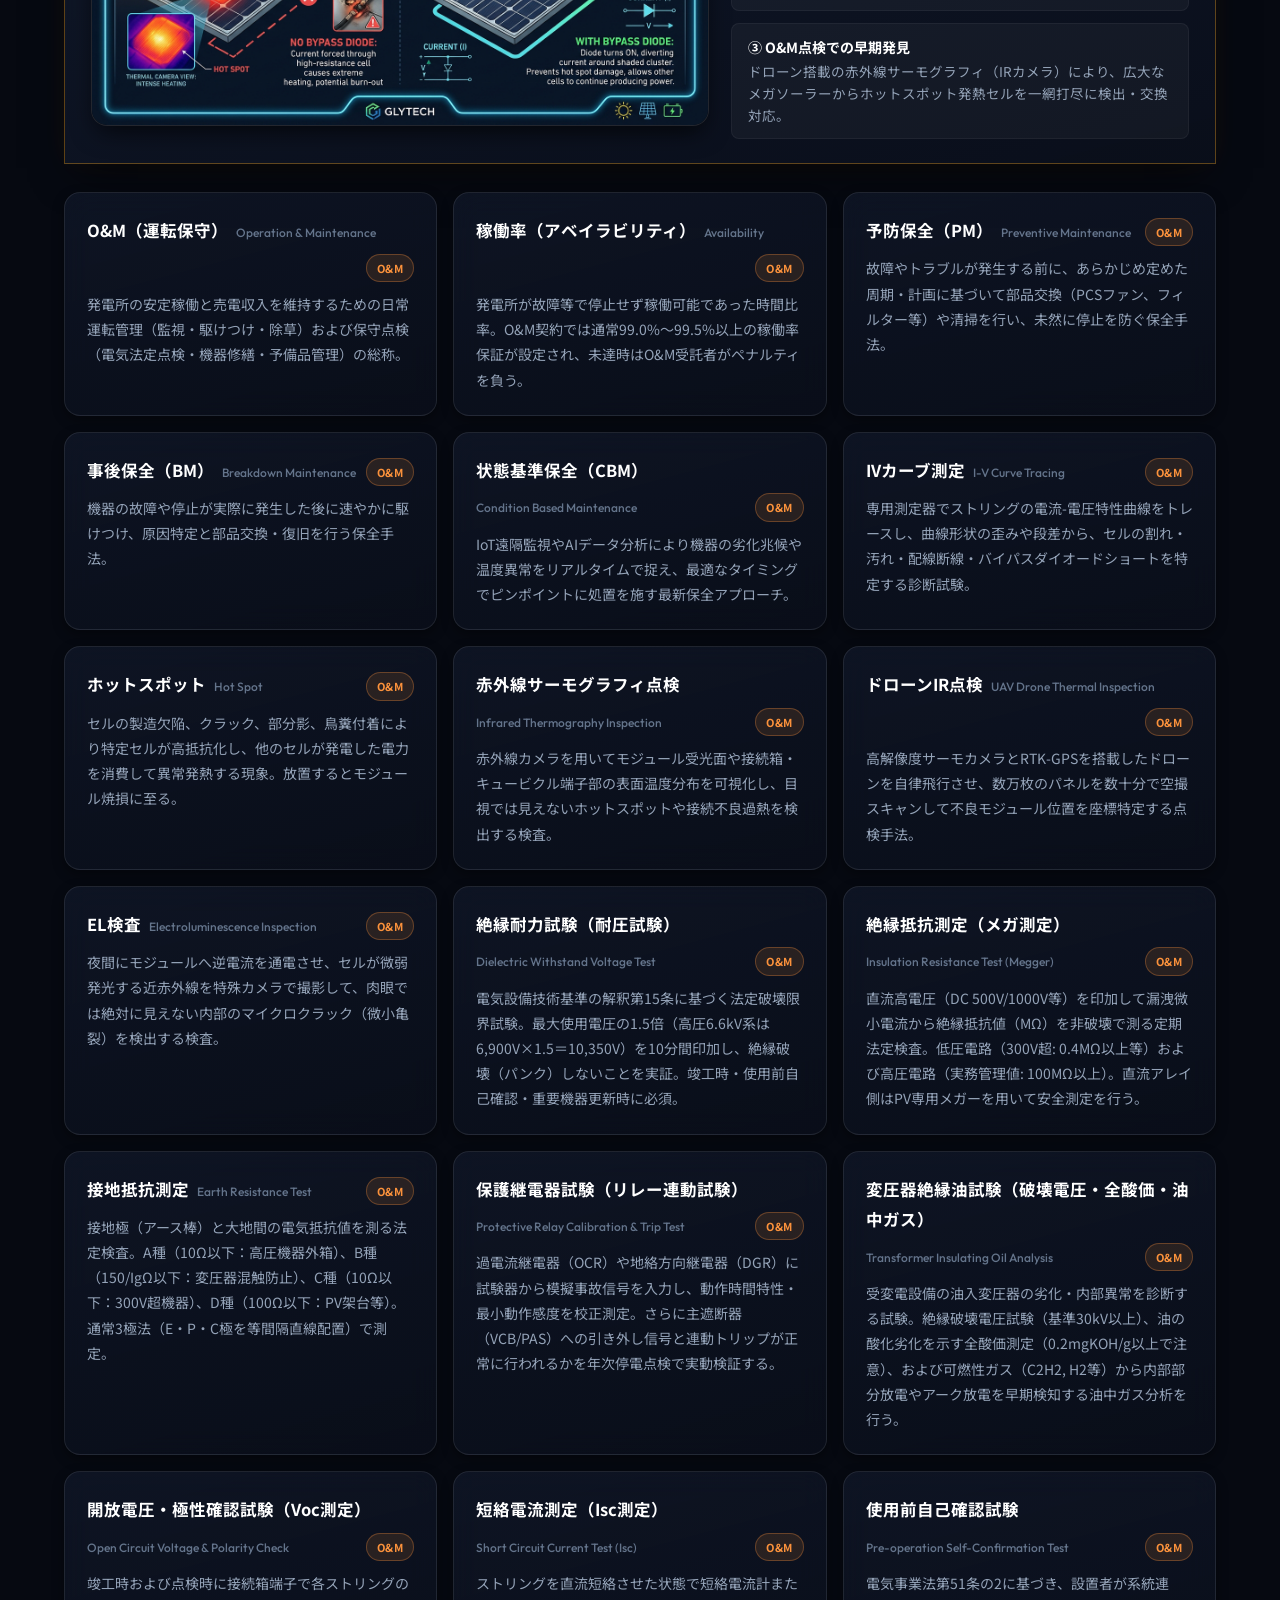
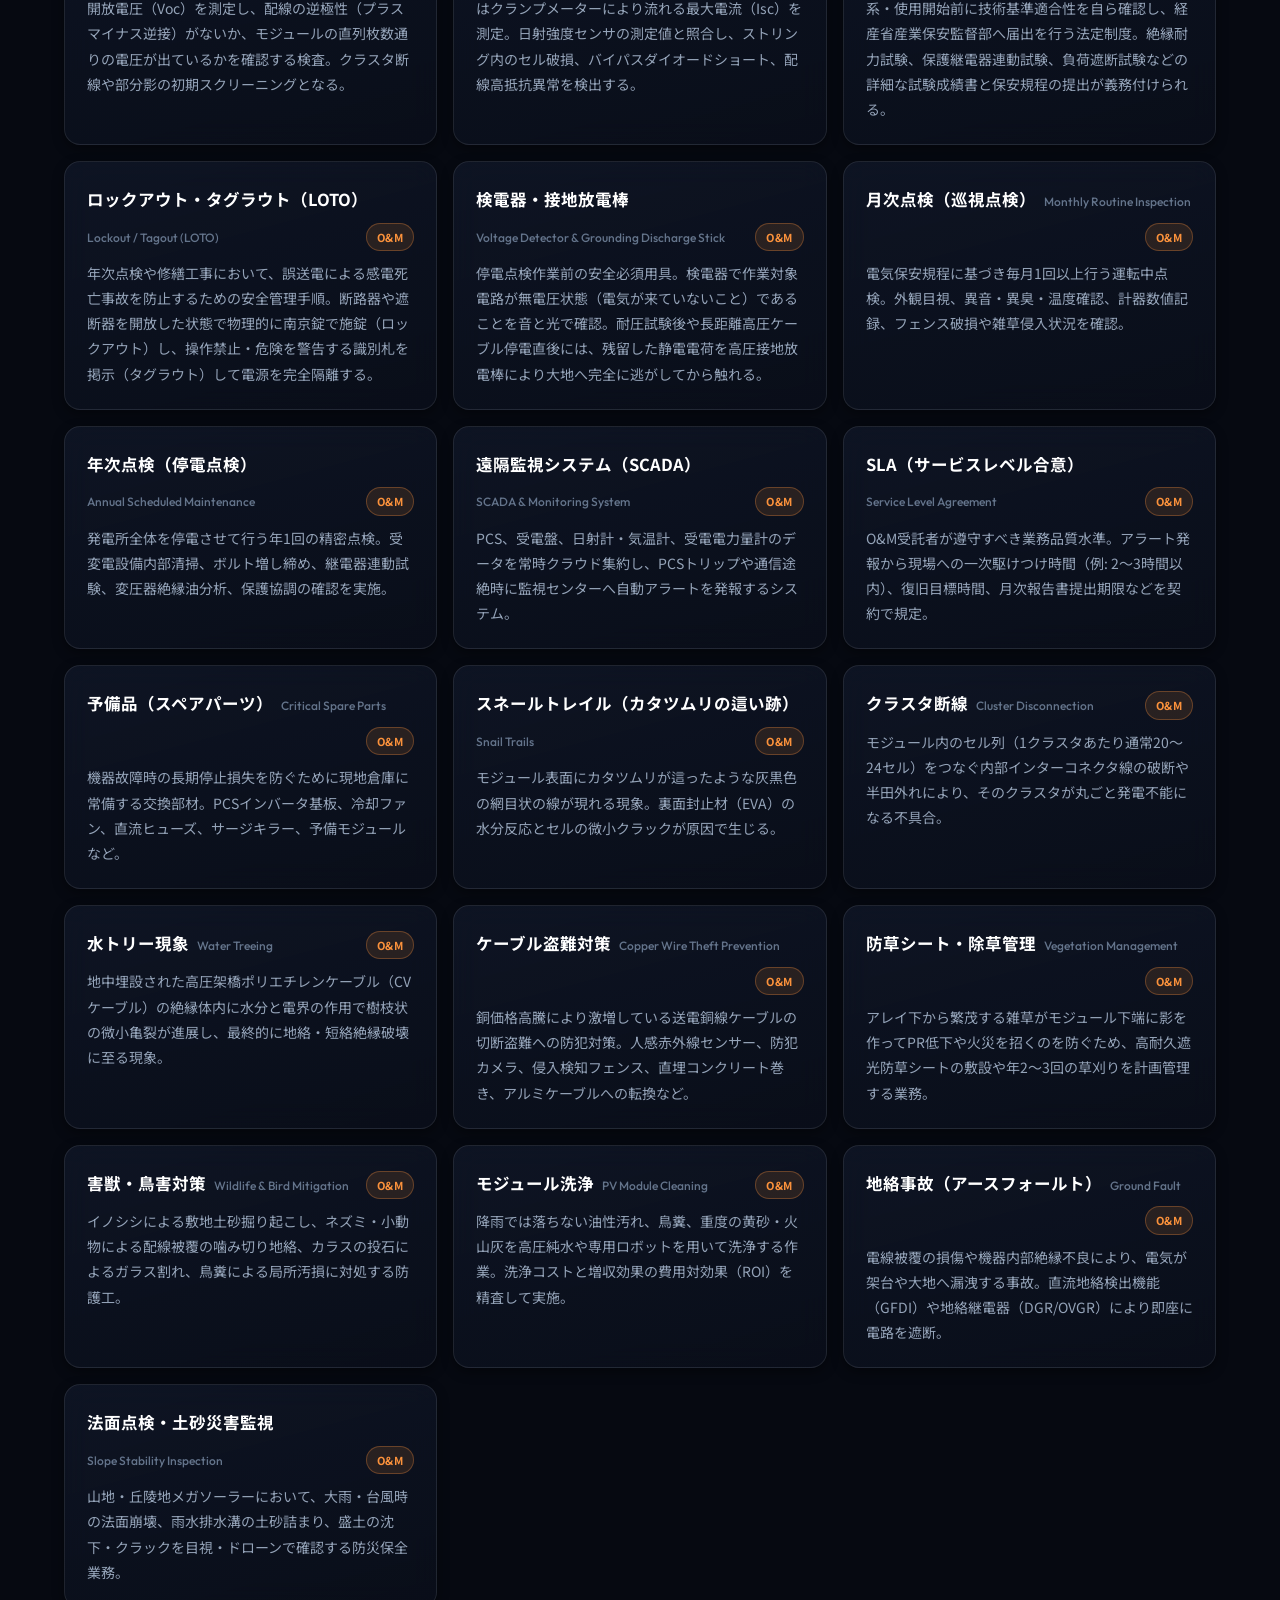
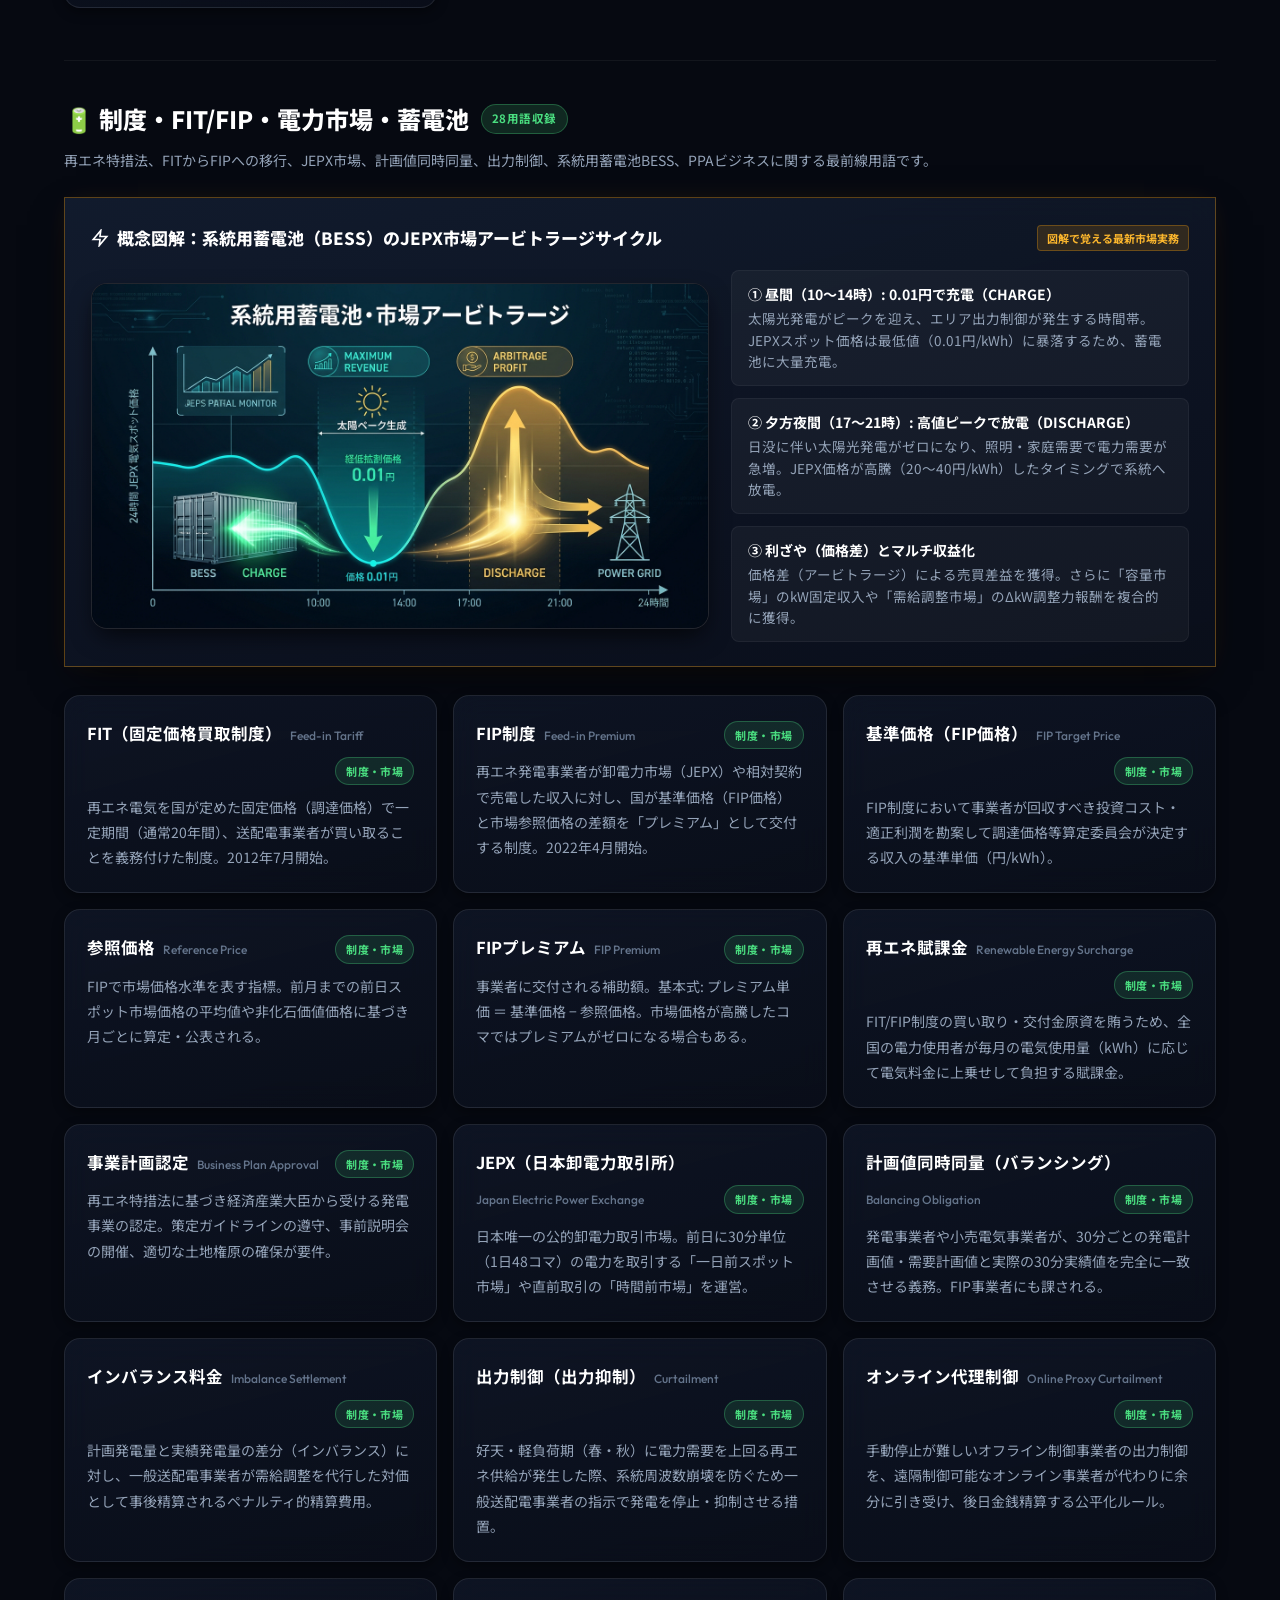
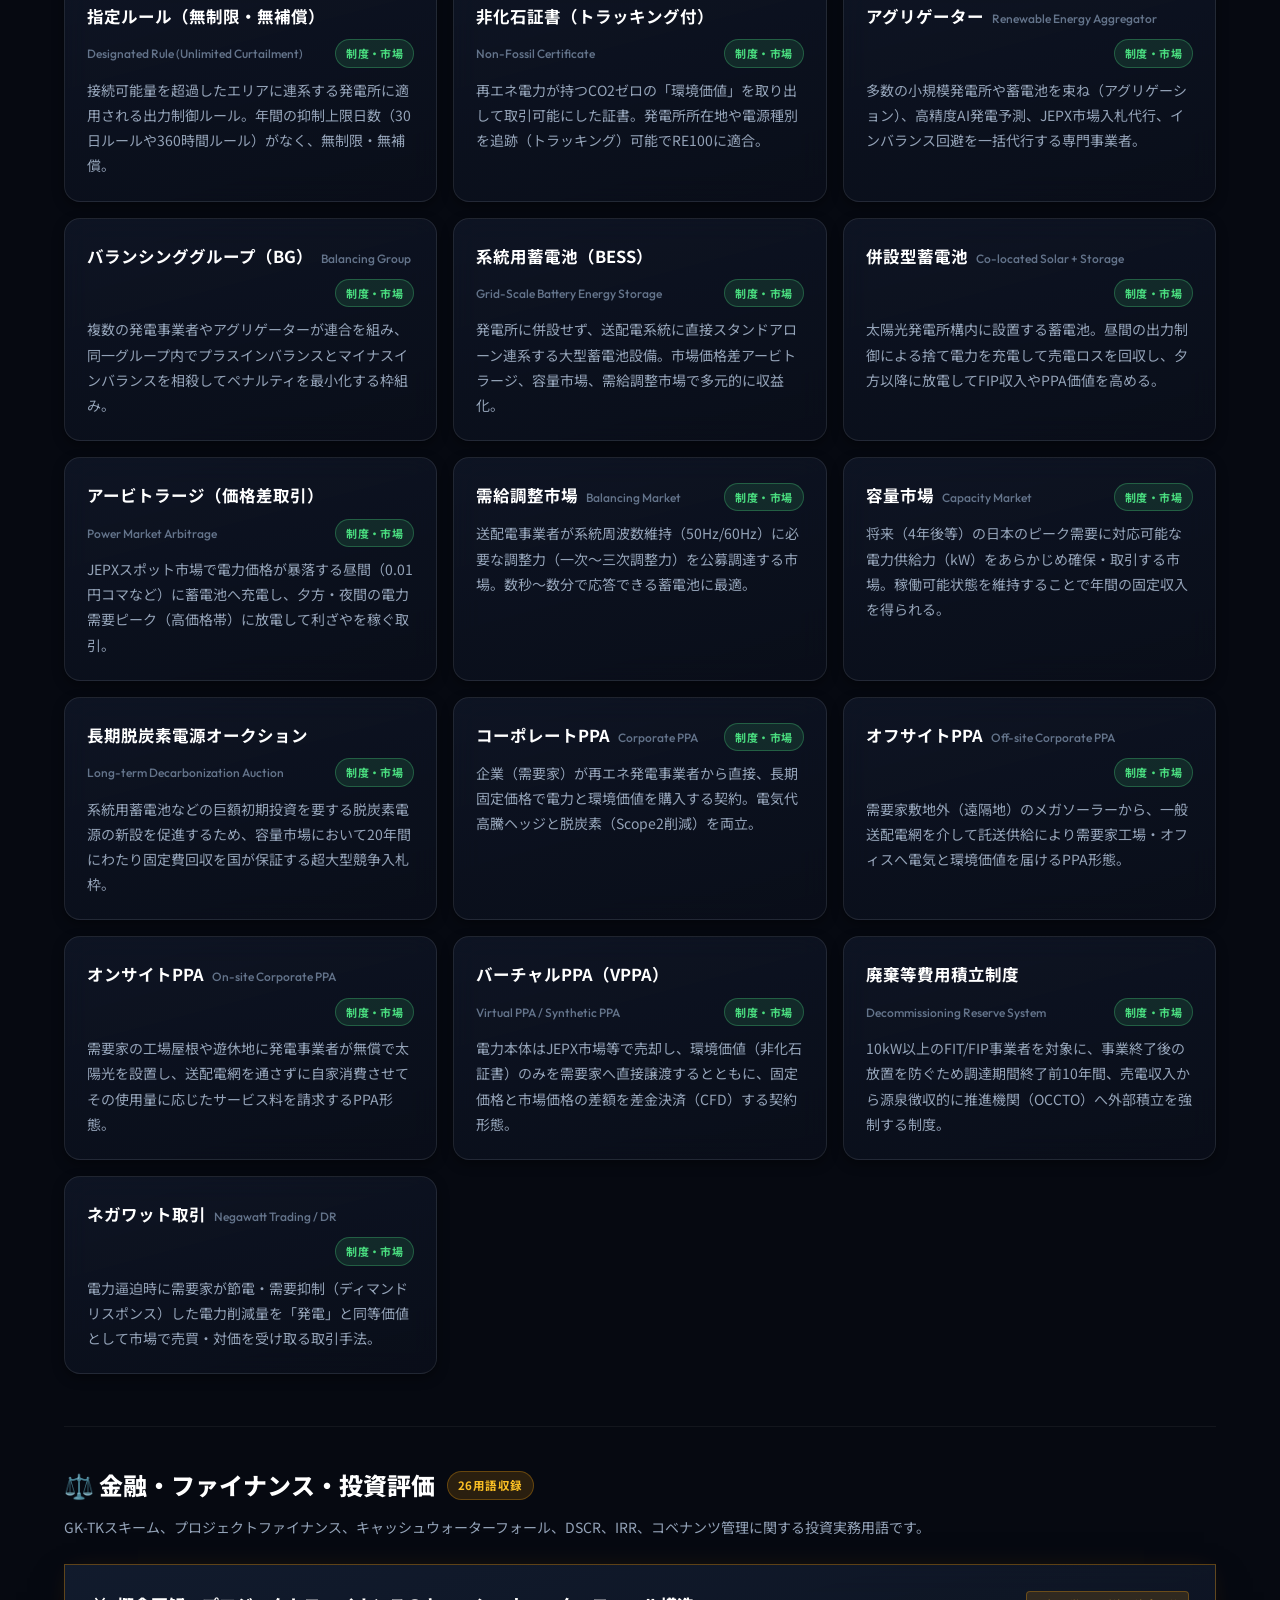
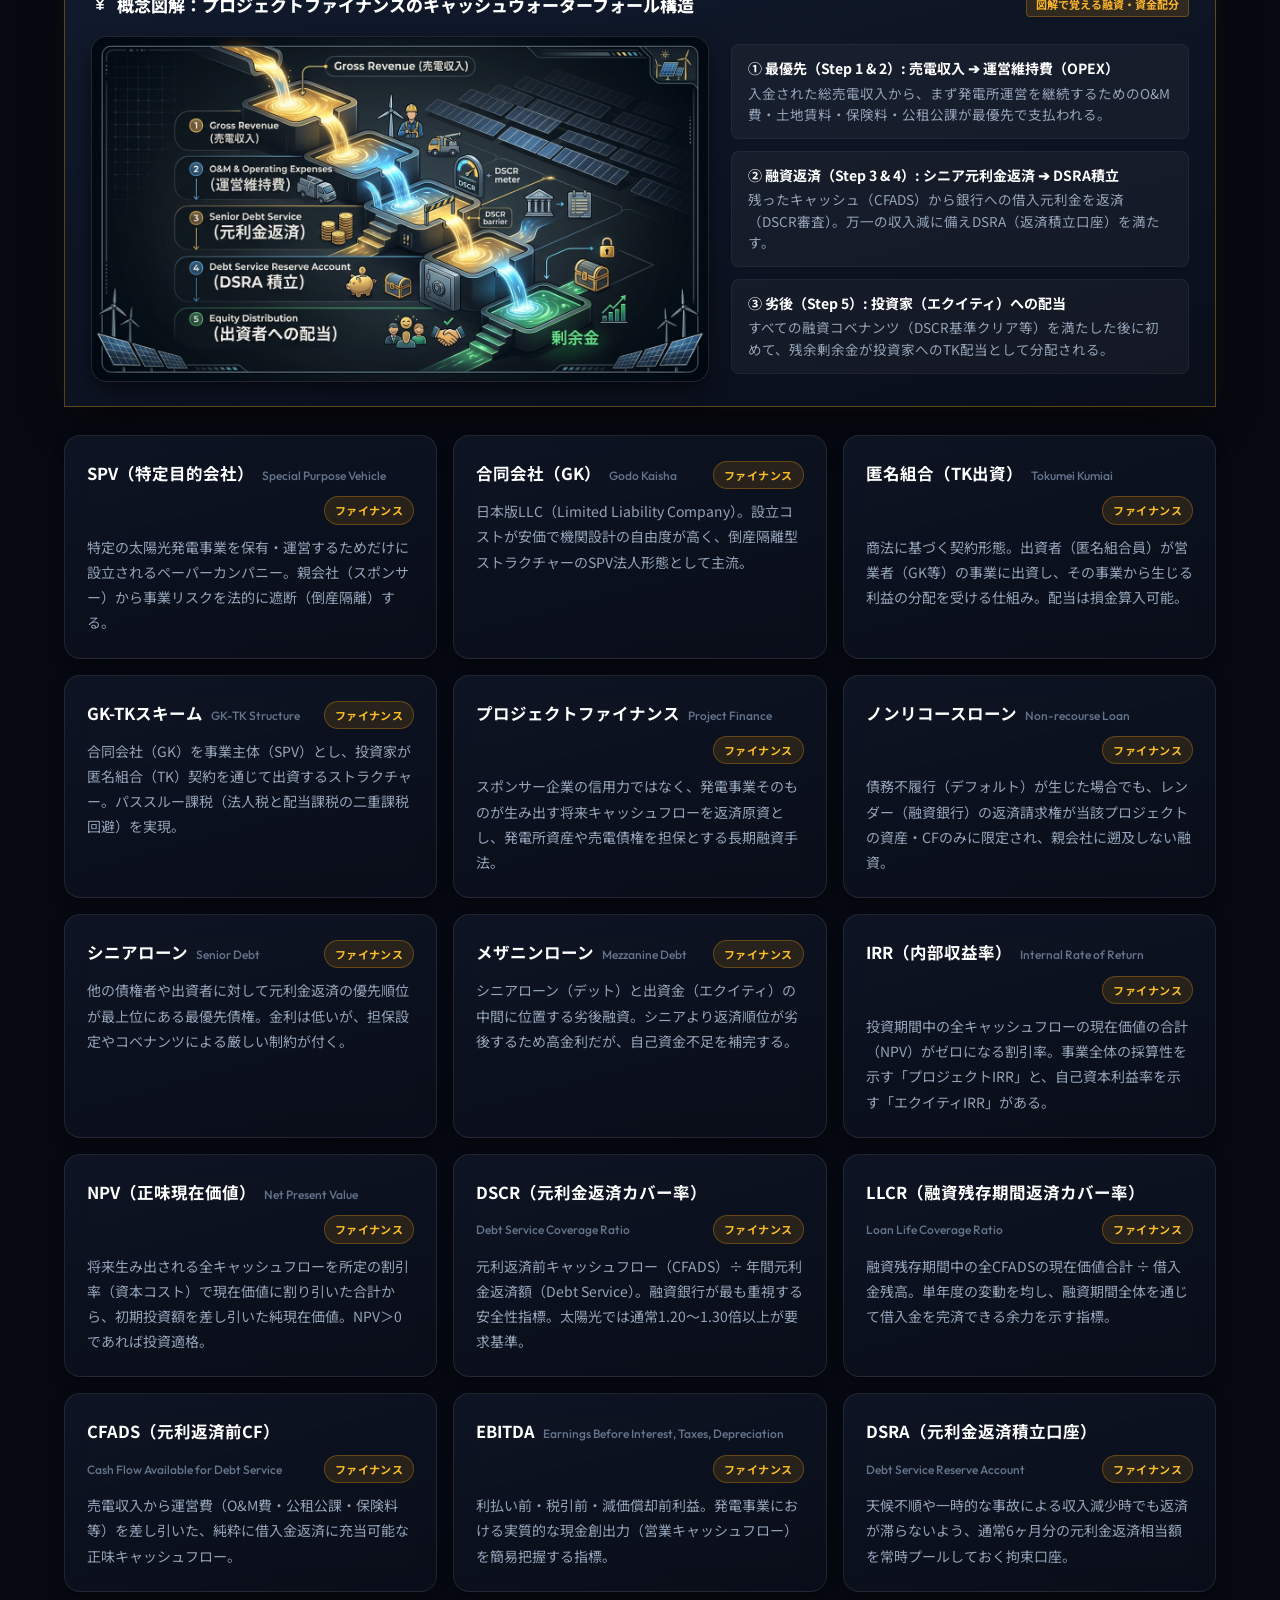
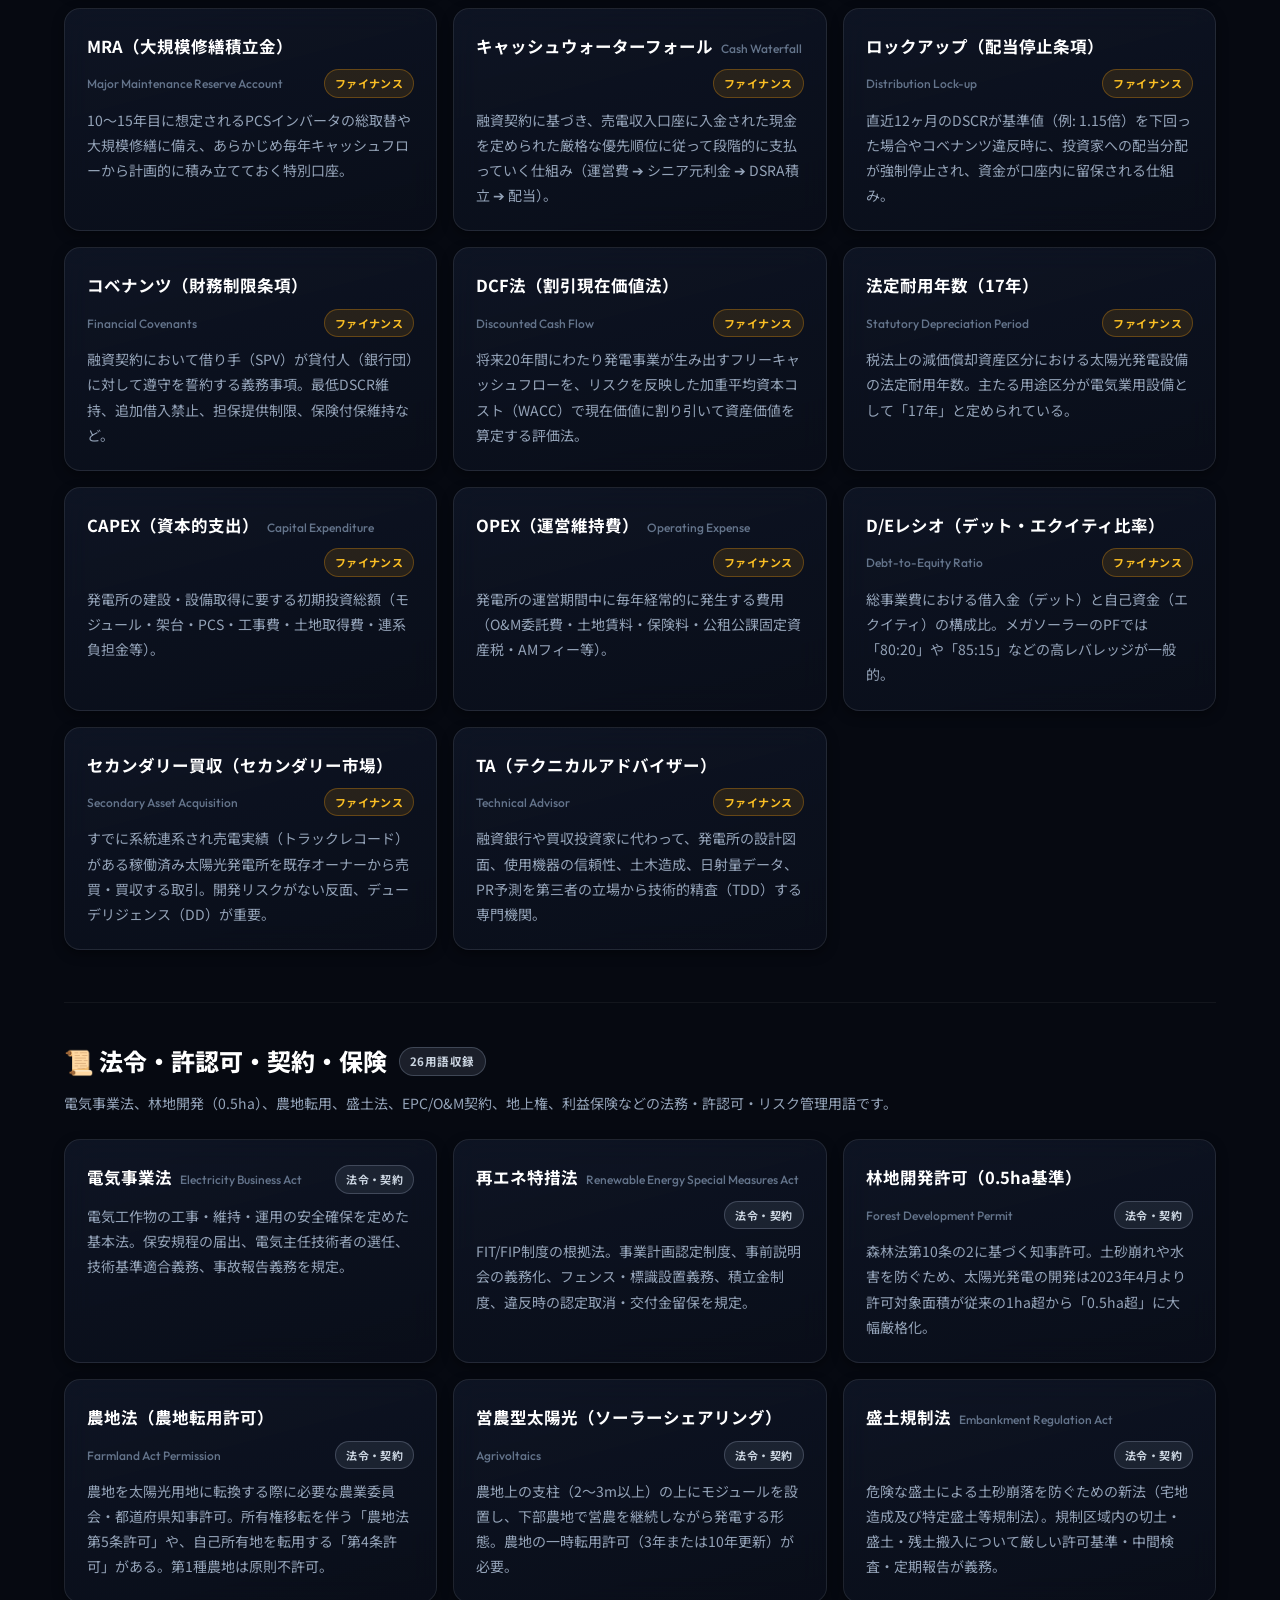
<file: notes/glossary.html>
<!DOCTYPE html>
<html lang="ja">
<head>
  <meta charset="UTF-8">
  <meta name="viewport" content="width=device-width, initial-scale=1, viewport-fit=cover">
  <title>実務用語集（Glossary）｜Solar AM Notes</title>
  <meta name="description" content="メガソーラー・アセットマネジメント実務用語集。電気設備、発電性能、O&amp;M、FIT/FIP・電力市場、ファイナンス、法令・契約の全6ジャンル150+用語を網羅。図解イラスト・高速検索対応。">
  <meta name="theme-color" content="#0b0f17">
  <link rel="icon" href="data:image/svg+xml,%3Csvg xmlns='http://www.w3.org/2000/svg' viewBox='0 0 64 64'%3E%3Crect width='64' height='64' rx='16' fill='%23f7931e'/%3E%3Ccircle cx='32' cy='32' r='11' fill='%231a1206'/%3E%3C/svg%3E">
  <link rel="preconnect" href="https://fonts.googleapis.com">
  <link rel="preconnect" href="https://fonts.gstatic.com" crossorigin>
  <link href="https://fonts.googleapis.com/css2?family=Noto+Sans+JP:wght@400;500;700;800&family=Outfit:wght@500;600;700;800&family=JetBrains+Mono:wght@500;600&display=swap" rel="stylesheet">
  <link rel="stylesheet" href="../assets/css/style.css">
</head>
<body data-root="../" data-page="glossary">
  <div class="progress" id="progress"></div>

  <header class="site-header">
    <div class="header-inner">
      <a class="brand" href="../index.html" aria-label="Solar AM Notes ホーム">
        <span class="brand-logo"><svg viewBox="0 0 24 24" fill="none" stroke="#1a1206" stroke-width="2.2" stroke-linecap="round"><circle cx="12" cy="12" r="4"/><path d="M12 2v2M12 20v2M4.9 4.9l1.4 1.4M17.7 17.7l1.4 1.4M2 12h2M20 12h2M4.9 19.1l1.4-1.4M17.7 6.3l1.4-1.4"/></svg></span>
        <span>Solar AM Notes<small>MEGA SOLAR ASSET MANAGEMENT</small></span>
      </a>
      <button class="nav-toggle" id="nav-toggle" aria-label="メニューを開く" aria-expanded="false" aria-controls="site-nav"><span></span></button>
      <nav class="nav" id="site-nav" aria-label="メインナビゲーション"></nav>
    </div>
  </header>

  <main>
    <section class="page-hero">
      <div class="page-hero-inner">
        <nav class="breadcrumb" aria-label="パンくずリスト"><a href="../index.html">ホーム</a><span>/</span><span>12 実務用語集（Glossary）</span></nav>
        <h1>実務用語集（Glossary）</h1>
        <p>現場・技術・制度・ファイナンス・法務まで、太陽光アセットマネジメントで頻出する160以上の重要専門用語を体系的6ジャンルに分類。概念図解イラストとともに直感的に学習・即時検索できます。</p>
        <div class="meta">
          <span class="update-badge">収録数: 160+ 専門用語</span>
          <span class="tag">図解イラスト5点収録</span>
          <span class="tag">インクリメンタル高速検索</span>
          <span class="tag">6大実務ジャンル別</span>
        </div>
      </div>
    </section>

    <div class="section" style="padding-top:32px">
      <!-- 検索ボックス -->
      <div class="search-box">
        <svg viewBox="0 0 24 24" fill="none" stroke="currentColor" stroke-width="2" stroke-linecap="round"><circle cx="11" cy="11" r="7"/><path d="M20 20l-3.5-3.5"/></svg>
        <input type="search" id="term-search" placeholder="例：PR、DSCR、PCS、出力制御、ホットスポット、ウォーターフォール、林地開発…" aria-label="用語を検索" autocomplete="off">
      </div>

      <!-- ジャンル切り替えチップ -->
      <div class="filter-chips" role="group" aria-label="ジャンルで絞り込み">
        <button class="chip active" data-filter="all" id="chip-all">全160+用語</button>
        <button class="chip" data-filter="elec" id="chip-elec">⚡ 電気設備・構成技術</button>
        <button class="chip" data-filter="perf" id="chip-perf">📈 発電性能・データ分析</button>
        <button class="chip" data-filter="om" id="chip-om">🛠️ O&amp;M・点検・障害</button>
        <button class="chip" data-filter="policy" id="chip-policy">🔋 制度・市場・蓄電池</button>
        <button class="chip" data-filter="finance" id="chip-finance">⚖️ 金融・ファイナンス</button>
        <button class="chip" data-filter="legal" id="chip-legal">📜 法令・許認可・契約</button>
      </div>
      <p class="count" id="term-count" aria-live="polite">全160件以上の用語を表示中</p>

      <!-- ========================================================
           ジャンル1: ⚡ 電気設備・構成技術 (elec)
           ======================================================== -->
      <section class="genre-section" data-genre="elec" id="sec-elec">
        <div class="genre-header">
          <div class="genre-title-wrap">
            <h2 class="genre-title">⚡ 電気設備・構成技術</h2>
            <span class="genre-badge" style="background: rgba(56,189,248,0.15); color: #38bdf8; border: 1px solid rgba(56,189,248,0.3);">26用語収録</span>
          </div>
          <p class="genre-desc">モジュールから接続箱、PCS（パワコン）、受変電キュービクル、保護継電器、特別高圧・高圧連系までの電気回路・設備保安の実務用語です。</p>
        </div>

        <!-- 概念イラスト1: 発電システム電気構成フロー -->
        <div class="glossary-visual-card">
          <div class="glossary-visual-header">
            <h4><svg width="18" height="18" viewBox="0 0 24 24" fill="none" stroke="currentColor" stroke-width="2.2"><path d="M13 2L3 14h9l-1 8 10-12h-9l1-8z"/></svg> 概念図解：太陽光発電システムの全体電気構成フロー</h4>
            <span class="glossary-visual-tag">図解で覚える電気設備</span>
          </div>
          <div class="glossary-visual-body">
            <div class="glossary-visual-img-wrap">
              <img class="glossary-visual-img" src="../assets/images/glossary/solar_system_flow.jpg" alt="太陽光発電システムの電気構成フロー図（モジュール・接続箱・PCS・キュービクル・送配電網）" loading="lazy">
            </div>
            <div class="glossary-visual-points">
              <div class="glossary-visual-point">
                <b>① 直流回路（DC）: ストリング ➔ 接続箱</b>
                モジュールを直列に繋ぎ電圧を上げた「ストリング」を、接続箱（集電盤）で並列に集約。開閉器や逆流防止素子を内蔵。
              </div>
              <div class="glossary-visual-point">
                <b>② 電力変換: PCS（パワーコンディショナ）</b>
                太陽電池の直流電力（DC）を商用交流電力（AC）に高効率変換。日射に追従するMPPT制御を常時実行。
              </div>
              <div class="glossary-visual-point">
                <b>③ 交流昇圧＆保護: 変圧器キュービクル ➔ 系統連系</b>
                変圧器（TR）で6.6kV（高圧）や22kV/66kV（特高）に昇圧。VCBや保護継電器で事故時に電力系統と瞬時遮断。
              </div>
            </div>
          </div>
        </div>

        <dl class="terms">
          <div class="term" data-cat="elec"><dt>PCS（パワーコンディショナ）<small>Power Conditioning System</small><span class="cat cat-elec">電気設備</span></dt><dd>太陽電池の直流電力（DC）を電力系統と同じ周波数の交流電力（AC）に変換する中核装置。インバータ回路、系統連系保護装置、自律運転機能などを統合。</dd></div>
          <div class="term" data-cat="elec"><dt>MPPT（最大電力点追従）<small>Maximum Power Point Tracking</small><span class="cat cat-elec">電気設備</span></dt><dd>日射強度や温度で刻々と変動する太陽電池の電流・電圧特性（I-V特性）において、出力電力（P＝V×I）が最大となる最適動作点（Pmax）を自動で追従・維持する制御。</dd></div>
          <div class="term" data-cat="elec"><dt>過積載率（DC/AC比）<small>DC/AC Ratio</small><span class="cat cat-elec">電気設備</span></dt><dd>モジュール定格容量（DC）÷ PCS定格容量（AC）。120%〜180%の過積載設計により、朝夕や曇天時の発電量を底上げして総売電量を最大化する手法。</dd></div>
          <div class="term" data-cat="elec"><dt>ストリング<small>PV String</small><span class="cat cat-elec">電気設備</span></dt><dd>太陽光モジュールを複数枚直列に配線接続した最小の発電回路単位。直列枚数によってストリング全体の開放電圧（Voc）および動作電圧（Vmp）が決まる。</dd></div>
          <div class="term" data-cat="elec"><dt>接続箱（集電盤）<small>Combiner Box / Junction Box</small><span class="cat cat-elec">電気設備</span></dt><dd>アレイ上の複数ストリングの直流配線を並列にまとめてPCSへ送電する盤。直流断路器、ヒューズ、逆流防止ダイオード、サージ保護装置（SPD）を内蔵。</dd></div>
          <div class="term" data-cat="elec"><dt>キュービクル（受変電設備）<small>High Voltage Cubicle</small><span class="cat cat-elec">電気設備</span></dt><dd>高圧（6.6kV）または特高で電力系統と連系するための受変電機器を一括収納した金属製キャビネット。変圧器、断路器、遮断器、計器用変成器、保護継電器を配置。</dd></div>
          <div class="term" data-cat="elec"><dt>高圧連系<small>High Voltage Interconnection</small><span class="cat cat-elec">電気設備</span></dt><dd>6.6kV配電線に連系する発電設備区分。原則として発電出力50kW以上2,000kW未満のメガソーラーが該当し、電気主任技術者の選任届出が必要。</dd></div>
          <div class="term" data-cat="elec"><dt>特別高圧連系（特高）<small>Extra High Voltage Interconnection</small><span class="cat cat-elec">電気設備</span></dt><dd>22kV、66kV、77kV以上の基幹送電線に連系する発電区分。原則2,000kW（2MW）以上が対象で、専用受電設備・専任の主任技術者・電気保安体制の構築が必須。</dd></div>
          <div class="term" data-cat="elec"><dt>単独運転防止（単独運転検出）<small>Anti-Islanding Protection</small><span class="cat cat-elec">電気設備</span></dt><dd>系統停電時に発電所が系統へ送電を継続（単独運転）すると感電や設備破壊を招くため、PCSに能動的・受動的方式で単独運転を瞬時に検知し停止させる保護機能。</dd></div>
          <div class="term" data-cat="elec"><dt>OVGR（地絡過電圧継電器）<small>Ground Over Voltage Relay</small><span class="cat cat-elec">電気設備</span></dt><dd>系統側で1線地絡事故が発生した際に生じる零相電圧（Vo）を検出して遮断器を作動させる継電器。非接地系統の保護に不可欠。</dd></div>
          <div class="term" data-cat="elec"><dt>DGR（地絡方向継電器）<small>Directional Ground Relay</small><span class="cat cat-elec">電気設備</span></dt><dd>零相電圧（Vo）と零相電流（Io）の位相差を判別し、地絡事故が「構内」で起きたのか「系統構外」で起きたのかを正確に識別して構内事故時のみ遮断する継電器。</dd></div>
          <div class="term" data-cat="elec"><dt>OCR（過電流継電器）<small>Over Current Relay</small><span class="cat cat-elec">電気設備</span></dt><dd>回路に定格を超える過負荷電流や短絡電流（ショート）が流れたことを検出し、主遮断器（VCB等）に引き外しトリップ信号を送る継電器。</dd></div>
          <div class="term" data-cat="elec"><dt>力率一定制御<small>Constant Power Factor Control</small><span class="cat cat-elec">電気設備</span></dt><dd>太陽光発電の大量連系により受電点電圧が上昇して上限を逸脱するのを防ぐため、PCSから適度な遅れ無効電力を出力して受電点力率（95%等）を一定に保つ制御。</dd></div>
          <div class="term" data-cat="elec"><dt>FRT要件（系統擾乱耐性）<small>Fault Ride Through</small><span class="cat cat-elec">電気設備</span></dt><dd>送電線の落雷などで瞬時電圧低下や周波数変動が生じた際、即座に系統から一斉脱落せず、一定時間運転を維持して系統の崩壊（ブラックアウト）を防ぐ性能要件。</dd></div>
          <div class="term" data-cat="elec"><dt>バイパスダイオード<small>Bypass Diode</small><span class="cat cat-elec">電気設備</span></dt><dd>落ち葉や影で発電しなくなったセル群を電気的に迂回（バイパス）させ、影セルが抵抗となって異常発熱するホットスポット現象やストリング全体の出力低下を防ぐダイオード。</dd></div>
          <div class="term" data-cat="elec"><dt>開放電圧（Voc）<small>Open Circuit Voltage</small><span class="cat cat-elec">電気設備</span></dt><dd>端子間に電流が流れていない状態の電圧。冬期の極寒環境下では温度係数によりVocが急上昇するため、PCSの最大許容入力電圧を超えないよう直列数を設計する。</dd></div>
          <div class="term" data-cat="elec"><dt>短絡電流（Isc）<small>Short Circuit Current</small><span class="cat cat-elec">電気設備</span></dt><dd>端子間をショートさせた時に流れる最大電流。日射強度にほぼ比例。ケーブル許容電流やヒューズ容量選定の基準値となる。</dd></div>
          <div class="term" data-cat="elec"><dt>動作点（Vmp / Imp / Pmax）<small>Maximum Power Voltage / Current</small><span class="cat cat-elec">電気設備</span></dt><dd>最大出力動作電圧（Vmp）と最大出力動作電流（Imp）。この積（Vmp×Imp）がモジュールの最大定格出力（Pmax）となる。</dd></div>
          <div class="term" data-cat="elec"><dt>電気主任技術者<small>Chief Electrical Engineer</small><span class="cat cat-elec">電気設備</span></dt><dd>電気事業法に基づき、事業用電気工作物の工事・維持・運用の保安を監督する国家資格者（電験一種・二種・三種）。自家用発電所設置者は選任または委託が義務。</dd></div>
          <div class="term" data-cat="elec"><dt>保安規程<small>Safety Regulations</small><span class="cat cat-elec">電気設備</span></dt><dd>設置者が電気工作物の保安のために自ら定め、経済産業大臣（産業保安監督部）に届出を行う規程。巡視点検の頻度、定期点検基準、緊急連絡体制などを規定。</dd></div>
          <div class="term" data-cat="elec"><dt>自家用電気工作物<small>Private Electrical Facilities</small><span class="cat cat-elec">電気設備</span></dt><dd>電気事業法上の重要区分。50kW以上の太陽電池発電所、または受電電圧600V超の高圧受電設備を有する発電所が該当し、法令上の保安義務が課される。</dd></div>
          <div class="term" data-cat="elec"><dt>使用前自己確認制度<small>Pre-commissioning Self-inspection</small><span class="cat cat-elec">電気設備</span></dt><dd>10kW以上500kW未満の太陽光発電所（小規模事業用電気工作物含む）において、使用開始前に技術基準適合性を自ら確認・記録・届出することが義務付けられた制度。</dd></div>
          <div class="term" data-cat="elec"><dt>受電点（責任分界点）<small>Point of Common Coupling (PCC)</small><span class="cat cat-elec">電気設備</span></dt><dd>一般送配電事業者の系統設備と発電事業者設備との財産・保安上の境界。通常は第一号柱の気中開閉器（PAS/SOG）の電源側接続端子となる。</dd></div>
          <div class="term" data-cat="elec"><dt>PAS / SOG開閉器<small>Pole Air Switch / Storage Overcurrent Ground</small><span class="cat cat-elec">電気設備</span></dt><dd>受電点柱上に設置される高圧気中開閉器。構内事故時に系統への波及事故を遮断し、送電線全体の停電を防ぐ最後の砦。</dd></div>
          <div class="term" data-cat="elec"><dt>変圧器（トランス / TR）<small>Step-up Transformer</small><span class="cat cat-elec">電気設備</span></dt><dd>PCSの出力電圧（例: AC380Vや480V）を送電・受電電圧（6.6kV、22kV、66kV）まで電磁誘導により昇圧する静止誘導機器。</dd></div>
          <div class="term" data-cat="elec"><dt>真空遮断器（VCB）<small>Vacuum Circuit Breaker</small><span class="cat cat-elec">電気設備</span></dt><dd>高圧電路の負荷電流を開閉し、事故時には継電器の指令により真空容器内の高い絶縁性能を利用して安全に大電流アークを遮断・消弧する遮断器。</dd></div>
        </dl>
      </section>

      <!-- ========================================================
           ジャンル2: 📈 発電性能・データ分析 (perf)
           ======================================================== -->
      <section class="genre-section" data-genre="perf" id="sec-perf">
        <div class="genre-header">
          <div class="genre-title-wrap">
            <h2 class="genre-title">📈 発電性能・データ分析</h2>
            <span class="genre-badge" style="background: rgba(192,132,252,0.15); color: #c084fc; border: 1px solid rgba(192,132,252,0.3);">22用語収録</span>
          </div>
          <p class="genre-desc">PR（性能比）、比発電量、損失ツリー、温度補正、P50/P90予測、日射量測定と予実対比分析に関するアセットマネージャー必修の指標です。</p>
        </div>

        <dl class="terms">
          <div class="term" data-cat="perf"><dt>PR（性能比 / パフォーマンスレシオ）<small>Performance Ratio</small><span class="cat cat-perf">発電性能</span></dt><dd>実発電量 ÷（定格DC容量 × 傾斜面日射量 ÷ 1kW/m²）。日射変動の影響を排除して設備の本来の健全度を評価する指標。正常稼働時の水準は78〜85%程度。</dd></div>
          <div class="term" data-cat="perf"><dt>比発電量（kWh/kWp）<small>Specific Yield</small><span class="cat cat-perf">発電性能</span></dt><dd>単位設備容量（1kWp）あたりの年間・月間発電量。発電所規模の大小に依存せず、立地ごとの日射条件や発電効率を横並びで比較する際に用いる指標。</dd></div>
          <div class="term" data-cat="perf"><dt>設備利用率（Capacity Factor）<small>Capacity Factor (CF)</small><span class="cat cat-perf">発電性能</span></dt><dd>実発電量 ÷（定格出力 × 年間8,760時間）。太陽光発電は夜間発電しないため年間平均14〜17%程度が標準値。DC設備容量基準とAC連系出力基準で値が異なる。</dd></div>
          <div class="term" data-cat="perf"><dt>傾斜面日射量（POA）<small>Plane of Array (POA) Irradiation</small><span class="cat cat-perf">発電性能</span></dt><dd>架台傾斜角度に設置されたモジュール受光面に直接入射する日射量。水平面日射量と異なり、PRの計算式分母に厳密に用いられる一次測定データ。</dd></div>
          <div class="term" data-cat="perf"><dt>水平面全天日射量（GHI）<small>Global Horizontal Irradiation</small><span class="cat cat-perf">発電性能</span></dt><dd>水平面が受ける直達日射と散乱日射の合計。気象庁やNEDOの観測データで広く用いられる標準日射指標。</dd></div>
          <div class="term" data-cat="perf"><dt>STC（標準試験条件）<small>Standard Test Conditions</small><span class="cat cat-perf">発電性能</span></dt><dd>日射強度1,000W/m²、セル温度25℃、大気質量スペクトルAM1.5。カタログに記載されるモジュール定格出力（Wp）はこの厳格な試験条件下の測定値。</dd></div>
          <div class="term" data-cat="perf"><dt>温度係数（Pmax温度係数）<small>Temperature Coefficient of Pmax</small><span class="cat cat-perf">発電性能</span></dt><dd>セル温度が25℃から1℃上昇するごとに最大出力が何%低下するかを表す係数。結晶シリコン系モジュールで約−0.30〜−0.45%/℃。夏場は20%前後の出力低下要因となる。</dd></div>
          <div class="term" data-cat="perf"><dt>ソイリング損失（汚れ損失）<small>Soiling Loss</small><span class="cat cat-perf">発電性能</span></dt><dd>黄砂・火山灰・土埃・鳥糞・花粉などの表面付着によりガラス透過率が低下し生じる発電損失。一般に年平均1〜3%程度、降雨の少ない乾燥地域や幹線道路沿いでは5%超に達する。</dd></div>
          <div class="term" data-cat="perf"><dt>クリッピング（ピークカット損失）<small>Inverter Clipping</small><span class="cat cat-perf">発電性能</span></dt><dd>過積載設計において、太陽電池アレイのDC発電電力がPCSのAC最大容量を超えた際、PCS定格値で出力が頭打ちされカットオフされる現象。</dd></div>
          <div class="term" data-cat="perf"><dt>P50 / P90（予測超過確率）<small>P50 / P90 Forecast</small><span class="cat cat-perf">発電性能</span></dt><dd>年間の気象変動を考慮し、その発電量を上回る確率が50%（平均値）および90%（保守的悲観値）である予測値。銀行レンダーの融資返済能力審査（DSCR算定）にはP90が使われる。</dd></div>
          <div class="term" data-cat="perf"><dt>経年劣化率（Degradation Rate）<small>Annual Degradation Rate</small><span class="cat cat-perf">発電性能</span></dt><dd>紫外線・熱・湿気によりモジュール出力が毎年徐々に低下する比率。一般的な事業計画では年率0.5%〜0.7%程度の減衰をモデルに組み込む。</dd></div>
          <div class="term" data-cat="perf"><dt>LID（光誘起劣化）<small>Light Induced Degradation</small><span class="cat cat-perf">発電性能</span></dt><dd>設置初期にモジュールが太陽光を初めて浴びることで、シリコン内のボロン-酸素複合体が原因で生じる初期出力低下（約1〜3%）。近年のN型セル（TOPCon等）では極小化。</dd></div>
          <div class="term" data-cat="perf"><dt>PID（電圧誘起劣化）<small>Potential Induced Degradation</small><span class="cat cat-perf">発電性能</span></dt><dd>高電圧回路において、セルと接地フレーム間の電位差および高温多湿環境により漏れ電流が生じ、ガラス中のナトリウムイオンがセル内に移動して著しい出力低下を引き起こす重大劣化現象。</dd></div>
          <div class="term" data-cat="perf"><dt>予実分析（Budget vs Actual）<small>BvA Variance Analysis</small><span class="cat cat-perf">発電性能</span></dt><dd>事業計画発電量（予算）と実発電量（実績）の乖離を、日射量の過不足による「天候要因」と、PRや設備トラブルによる「設備性能要因」に定量的分解して行うレポート業務。</dd></div>
          <div class="term" data-cat="perf"><dt>温度補正PR<small>Temperature-corrected PR</small><span class="cat cat-perf">発電性能</span></dt><dd>気温の上昇・下降に伴うモジュール温度損失の影響を数理的に除去したPR。夏冬の季節的な見かけの変動を排し、経年劣化や真の設備劣化傾向を正確にトレースする。</dd></div>
          <div class="term" data-cat="perf"><dt>エアマス（AM値）<small>Air Mass</small><span class="cat cat-perf">発電性能</span></dt><dd>太陽光が地球大気層を通過する光路の相対的厚み。天頂方向（真上）を1.0とし、温帯日本の年間平均日照角を代表する標準テスト条件（STC）ではAM1.5が採用される。</dd></div>
          <div class="term" data-cat="perf"><dt>ミスマッチ損失<small>Mismatch Loss</small><span class="cat cat-perf">発電性能</span></dt><dd>同一ストリング内で直列接続されたモジュール同士の微小な電気特性バラつきや部分影により、直列回路全体が最も電流の低いモジュールに制限されて生じる損失。</dd></div>
          <div class="term" data-cat="perf"><dt>シャドーイング損失（影損失）<small>Near Shading Loss</small><span class="cat cat-perf">発電性能</span></dt><dd>前列アレイ架台、電柱、周囲の樹木、フェンスなどがモジュール面に落とす幾何学的な影による発電損失。冬至の午前午後でも影がかからない離隔距離（アレイ間隔）設計が重要。</dd></div>
          <div class="term" data-cat="perf"><dt>配線損失（DC/ACケーブルロス）<small>Cable Ohmic Loss</small><span class="cat cat-perf">発電性能</span></dt><dd>電線導体の電気抵抗によってジュール熱として失われる電力損失（I²R）。一般的にDC側配線損失を1.5〜2%以内、AC側を1%以内に抑えるよう電線サイズを選定。</dd></div>
          <div class="term" data-cat="perf"><dt>日照時間<small>Sunshine Duration</small><span class="cat cat-perf">発電性能</span></dt><dd>直達日射強度が120W/m²以上あった時間。アメダス等で観測されるが、日射強度そのものとは異なるため、発電量の厳密な相関分析には日射量（MJ/m²やkWh/m²）を用いる。</dd></div>
          <div class="term" data-cat="perf"><dt>PPA性能保証値<small>Guaranteed Generation / PR</small><span class="cat cat-perf">発電性能</span></dt><dd>オフサイトPPAやEPC・O&amp;M契約において事業者が合意する最低保証発電量または保証PR。未達時には違約金（LD）や電気料金補填義務が発生する。</dd></div>
          <div class="term" data-cat="perf"><dt>日射計（パイラノメーター）<small>Pyranometer</small><span class="cat cat-perf">発電性能</span></dt><dd>日射強度（W/m²）を高精度に計測するセンサー。熱電対式の二次準器（Secondary Standard）日射計が遠隔監視システムやPR高精度算出に標準採用される。</dd></div>
        </dl>
      </section>

      <!-- ========================================================
           ジャンル3: 🛠️ O&M・点検・障害トラブル (om)
           ======================================================== -->
      <section class="genre-section" data-genre="om" id="sec-om">
        <div class="genre-header">
          <div class="genre-title-wrap">
            <h2 class="genre-title">🛠️ O&amp;M・点検・障害トラブル</h2>
            <span class="genre-badge" style="background: rgba(251,146,60,0.15); color: #fb923c; border: 1px solid rgba(251,146,60,0.3);">34用語収録</span>
          </div>
          <p class="genre-desc">日常巡回、年次停電点検、ドローンIRサーモ、IVカーブ測定、ホットスポット、ケーブル盗難対策などの現場保全実務用語です。</p>
        </div>

        <!-- 概念イラスト: 絶縁抵抗測定 vs 絶縁耐力試験 -->
        <div class="glossary-visual-card">
          <div class="glossary-visual-header">
            <h4><svg width="18" height="18" viewBox="0 0 24 24" fill="none" stroke="currentColor" stroke-width="2.2"><path d="M13 2L3 14h9l-1 8 10-12h-9l1-8z"/></svg> 概念図解：絶縁抵抗測定（Megger） vs 絶縁耐力試験（耐圧試験）の決定的な違い</h4>
            <span class="glossary-visual-tag">図解で覚える法定試験</span>
          </div>
          <div class="glossary-visual-body">
            <div class="glossary-visual-img-wrap">
              <img class="glossary-visual-img" src="../assets/images/glossary/insulation_withstand_test.jpg" alt="絶縁抵抗測定と絶縁耐力試験（耐圧試験）の目的・印加電圧・合否基準の比較図解" loading="lazy">
            </div>
            <div class="glossary-visual-points">
              <div class="glossary-visual-point">
                <b>① 絶縁抵抗測定（Megger）: 「現在の絶縁状態」を非破壊で計測</b>
                DC 500V / 1,000Vを印加し、漏れ電流から抵抗値（MΩ）を算出。日常・年次点検で経年劣化の早期発見に用い、電路を傷つけない。
              </div>
              <div class="glossary-visual-point">
                <b>② 絶縁耐力試験（耐圧試験）: 「過電圧への破壊耐力」を実証</b>
                電技解釈第15条に基づき、最大使用電圧の1.5倍（6.6kVなら10,350V交流）を10分間印加。竣工時・更新時に絶縁破壊しない安全裕度を直接証明。
              </div>
              <div class="glossary-visual-point">
                <b>③ 現場の安全手順: 機器隔離と残留電荷放電</b>
                耐圧試験前には弱電機器（VT/避雷器）を隔離。試験後はケーブルの静電容量に蓄積された高圧電荷を必ず「接地放電棒」で完全放電する。
              </div>
            </div>
          </div>
        </div>

        <!-- 概念イラスト2: ホットスポットとバイパスダイオード -->
        <div class="glossary-visual-card">
          <div class="glossary-visual-header">
            <h4><svg width="18" height="18" viewBox="0 0 24 24" fill="none" stroke="currentColor" stroke-width="2.2"><path d="M14.7 6.3a4 4 0 0 0-5.4 5.4L3 18l3 3 6.3-6.3a4 4 0 0 0 5.4-5.4l-2.5 2.5-2.4-.6-.6-2.4z"/></svg> 概念図解：ホットスポット発生とバイパスダイオードの保護動作</h4>
            <span class="glossary-visual-tag">図解で覚える不具合メカニズム</span>
          </div>
          <div class="glossary-visual-body">
            <div class="glossary-visual-img-wrap">
              <img class="glossary-visual-img" src="../assets/images/glossary/hotspot_diode.jpg" alt="ホットスポット現象とバイパスダイオードの迂回作動メカニズム図解" loading="lazy">
            </div>
            <div class="glossary-visual-points">
              <div class="glossary-visual-point">
                <b>① 異常発熱（ホットスポット）の発生</b>
                落ち葉やクラックでセルが影になると発電できず「高抵抗の負荷」に転落。他の健全セルの電流が集中し局所的に100℃以上の異常発熱を起こす。
              </div>
              <div class="glossary-visual-point">
                <b>② バイパスダイオードの導通（迂回保護）</b>
                異常電圧を検知して内蔵ダイオードがON。該当クラスタ（20〜24セル）をバイパスして電流を逃がし、バックシートの焼損や火災を阻止。
              </div>
              <div class="glossary-visual-point">
                <b>③ O&amp;M点検での早期発見</b>
                ドローン搭載の赤外線サーモグラフィ（IRカメラ）により、広大なメガソーラーからホットスポット発熱セルを一網打尽に検出・交換対応。
              </div>
            </div>
          </div>
        </div>

        <dl class="terms">
          <div class="term" data-cat="om"><dt>O&amp;M（運転保守）<small>Operation &amp; Maintenance</small><span class="cat cat-om">O&amp;M</span></dt><dd>発電所の安定稼働と売電収入を維持するための日常運転管理（監視・駆けつけ・除草）および保守点検（電気法定点検・機器修繕・予備品管理）の総称。</dd></div>
          <div class="term" data-cat="om"><dt>稼働率（アベイラビリティ）<small>Availability</small><span class="cat cat-om">O&amp;M</span></dt><dd>発電所が故障等で停止せず稼働可能であった時間比率。O&amp;M契約では通常99.0%〜99.5%以上の稼働率保証が設定され、未達時はO&amp;M受託者がペナルティを負う。</dd></div>
          <div class="term" data-cat="om"><dt>予防保全（PM）<small>Preventive Maintenance</small><span class="cat cat-om">O&amp;M</span></dt><dd>故障やトラブルが発生する前に、あらかじめ定めた周期・計画に基づいて部品交換（PCSファン、フィルター等）や清掃を行い、未然に停止を防ぐ保全手法。</dd></div>
          <div class="term" data-cat="om"><dt>事後保全（BM）<small>Breakdown Maintenance</small><span class="cat cat-om">O&amp;M</span></dt><dd>機器の故障や停止が実際に発生した後に速やかに駆けつけ、原因特定と部品交換・復旧を行う保全手法。</dd></div>
          <div class="term" data-cat="om"><dt>状態基準保全（CBM）<small>Condition Based Maintenance</small><span class="cat cat-om">O&amp;M</span></dt><dd>IoT遠隔監視やAIデータ分析により機器の劣化兆候や温度異常をリアルタイムで捉え、最適なタイミングでピンポイントに処置を施す最新保全アプローチ。</dd></div>
          <div class="term" data-cat="om"><dt>IVカーブ測定<small>I-V Curve Tracing</small><span class="cat cat-om">O&amp;M</span></dt><dd>専用測定器でストリングの電流-電圧特性曲線をトレースし、曲線形状の歪みや段差から、セルの割れ・汚れ・配線断線・バイパスダイオードショートを特定する診断試験。</dd></div>
          <div class="term" data-cat="om"><dt>ホットスポット<small>Hot Spot</small><span class="cat cat-om">O&amp;M</span></dt><dd>セルの製造欠陥、クラック、部分影、鳥糞付着により特定セルが高抵抗化し、他のセルが発電した電力を消費して異常発熱する現象。放置するとモジュール焼損に至る。</dd></div>
          <div class="term" data-cat="om"><dt>赤外線サーモグラフィ点検<small>Infrared Thermography Inspection</small><span class="cat cat-om">O&amp;M</span></dt><dd>赤外線カメラを用いてモジュール受光面や接続箱・キュービクル端子部の表面温度分布を可視化し、目視では見えないホットスポットや接続不良過熱を検出する検査。</dd></div>
          <div class="term" data-cat="om"><dt>ドローンIR点検<small>UAV Drone Thermal Inspection</small><span class="cat cat-om">O&amp;M</span></dt><dd>高解像度サーモカメラとRTK-GPSを搭載したドローンを自律飛行させ、数万枚のパネルを数十分で空撮スキャンして不良モジュール位置を座標特定する点検手法。</dd></div>
          <div class="term" data-cat="om"><dt>EL検査<small>Electroluminescence Inspection</small><span class="cat cat-om">O&amp;M</span></dt><dd>夜間にモジュールへ逆電流を通電させ、セルが微弱発光する近赤外線を特殊カメラで撮影して、肉眼では絶対に見えない内部のマイクロクラック（微小亀裂）を検出する検査。</dd></div>
                    <div class="term" data-cat="om"><dt>絶縁耐力試験（耐圧試験）<small>Dielectric Withstand Voltage Test</small><span class="cat cat-om">O&amp;M</span></dt><dd>電気設備技術基準の解釈第15条に基づく法定破壊限界試験。最大使用電圧の1.5倍（高圧6.6kV系は6,900V×1.5＝10,350V）を10分間印加し、絶縁破壊（パンク）しないことを実証。竣工時・使用前自己確認・重要機器更新時に必須。</dd></div>
          <div class="term" data-cat="om"><dt>絶縁抵抗測定（メガ測定）<small>Insulation Resistance Test (Megger)</small><span class="cat cat-om">O&amp;M</span></dt><dd>直流高電圧（DC 500V/1000V等）を印加して漏洩微小電流から絶縁抵抗値（MΩ）を非破壊で測る定期法定検査。低圧電路（300V超: 0.4MΩ以上等）および高圧電路（実務管理値: 100MΩ以上）。直流アレイ側はPV専用メガーを用いて安全測定を行う。</dd></div>
          <div class="term" data-cat="om"><dt>接地抵抗測定<small>Earth Resistance Test</small><span class="cat cat-om">O&amp;M</span></dt><dd>接地極（アース棒）と大地間の電気抵抗値を測る法定検査。A種（10Ω以下：高圧機器外箱）、B種（150/IgΩ以下：変圧器混触防止）、C種（10Ω以下：300V超機器）、D種（100Ω以下：PV架台等）。通常3極法（E・P・C極を等間隔直線配置）で測定。</dd></div>
          <div class="term" data-cat="om"><dt>保護継電器試験（リレー連動試験）<small>Protective Relay Calibration &amp; Trip Test</small><span class="cat cat-om">O&amp;M</span></dt><dd>過電流継電器（OCR）や地絡方向継電器（DGR）に試験器から模擬事故信号を入力し、動作時間特性・最小動作感度を校正測定。さらに主遮断器（VCB/PAS）への引き外し信号と連動トリップが正常に行われるかを年次停電点検で実動検証する。</dd></div>
          <div class="term" data-cat="om"><dt>変圧器絶縁油試験（破壊電圧・全酸価・油中ガス）<small>Transformer Insulating Oil Analysis</small><span class="cat cat-om">O&amp;M</span></dt><dd>受変電設備の油入変圧器の劣化・内部異常を診断する試験。絶縁破壊電圧試験（基準30kV以上）、油の酸化劣化を示す全酸価測定（0.2mgKOH/g以上で注意）、および可燃性ガス（C2H2, H2等）から内部部分放電やアーク放電を早期検知する油中ガス分析を行う。</dd></div>
          <div class="term" data-cat="om"><dt>開放電圧・極性確認試験（Voc測定）<small>Open Circuit Voltage &amp; Polarity Check</small><span class="cat cat-om">O&amp;M</span></dt><dd>竣工時および点検時に接続箱端子で各ストリングの開放電圧（Voc）を測定し、配線の逆極性（プラスマイナス逆接）がないか、モジュールの直列枚数通りの電圧が出ているかを確認する検査。クラスタ断線や部分影の初期スクリーニングとなる。</dd></div>
          <div class="term" data-cat="om"><dt>短絡電流測定（Isc測定）<small>Short Circuit Current Test (Isc)</small><span class="cat cat-om">O&amp;M</span></dt><dd>ストリングを直流短絡させた状態で短絡電流計またはクランプメーターにより流れる最大電流（Isc）を測定。日射強度センサの測定値と照合し、ストリング内のセル破損、バイパスダイオードショート、配線高抵抗異常を検出する。</dd></div>
          <div class="term" data-cat="om"><dt>使用前自己確認試験<small>Pre-operation Self-Confirmation Test</small><span class="cat cat-om">O&amp;M</span></dt><dd>電気事業法第51条の2に基づき、設置者が系統連系・使用開始前に技術基準適合性を自ら確認し、経産省産業保安監督部へ届出を行う法定制度。絶縁耐力試験、保護継電器連動試験、負荷遮断試験などの詳細な試験成績書と保安規程の提出が義務付けられる。</dd></div>
          <div class="term" data-cat="om"><dt>ロックアウト・タグラウト（LOTO）<small>Lockout / Tagout (LOTO)</small><span class="cat cat-om">O&amp;M</span></dt><dd>年次点検や修繕工事において、誤送電による感電死亡事故を防止するための安全管理手順。断路器や遮断器を開放した状態で物理的に南京錠で施錠（ロックアウト）し、操作禁止・危険を警告する識別札を掲示（タグラウト）して電源を完全隔離する。</dd></div>
          <div class="term" data-cat="om"><dt>検電器・接地放電棒<small>Voltage Detector &amp; Grounding Discharge Stick</small><span class="cat cat-om">O&amp;M</span></dt><dd>停電点検作業前の安全必須用具。検電器で作業対象電路が無電圧状態（電気が来ていないこと）であることを音と光で確認。耐圧試験後や長距離高圧ケーブル停電直後には、残留した静電電荷を高圧接地放電棒により大地へ完全に逃がしてから触れる。</dd></div>
          <div class="term" data-cat="om"><dt>月次点検（巡視点検）<small>Monthly Routine Inspection</small><span class="cat cat-om">O&amp;M</span></dt><dd>電気保安規程に基づき毎月1回以上行う運転中点検。外観目視、異音・異臭・温度確認、計器数値記録、フェンス破損や雑草侵入状況を確認。</dd></div>
          <div class="term" data-cat="om"><dt>年次点検（停電点検）<small>Annual Scheduled Maintenance</small><span class="cat cat-om">O&amp;M</span></dt><dd>発電所全体を停電させて行う年1回の精密点検。受変電設備内部清掃、ボルト増し締め、継電器連動試験、変圧器絶縁油分析、保護協調の確認を実施。</dd></div>
          <div class="term" data-cat="om"><dt>遠隔監視システム（SCADA）<small>SCADA &amp; Monitoring System</small><span class="cat cat-om">O&amp;M</span></dt><dd>PCS、受電盤、日射計・気温計、受電電力量計のデータを常時クラウド集約し、PCSトリップや通信途絶時に監視センターへ自動アラートを発報するシステム。</dd></div>
          <div class="term" data-cat="om"><dt>SLA（サービスレベル合意）<small>Service Level Agreement</small><span class="cat cat-om">O&amp;M</span></dt><dd>O&amp;M受託者が遵守すべき業務品質水準。アラート発報から現場への一次駆けつけ時間（例: 2〜3時間以内）、復旧目標時間、月次報告書提出期限などを契約で規定。</dd></div>
          <div class="term" data-cat="om"><dt>予備品（スペアパーツ）<small>Critical Spare Parts</small><span class="cat cat-om">O&amp;M</span></dt><dd>機器故障時の長期停止損失を防ぐために現地倉庫に常備する交換部材。PCSインバータ基板、冷却ファン、直流ヒューズ、サージキラー、予備モジュールなど。</dd></div>
          <div class="term" data-cat="om"><dt>スネールトレイル（カタツムリの這い跡）<small>Snail Trails</small><span class="cat cat-om">O&amp;M</span></dt><dd>モジュール表面にカタツムリが這ったような灰黒色の網目状の線が現れる現象。裏面封止材（EVA）の水分反応とセルの微小クラックが原因で生じる。</dd></div>
          <div class="term" data-cat="om"><dt>クラスタ断線<small>Cluster Disconnection</small><span class="cat cat-om">O&amp;M</span></dt><dd>モジュール内のセル列（1クラスタあたり通常20〜24セル）をつなぐ内部インターコネクタ線の破断や半田外れにより、そのクラスタが丸ごと発電不能になる不具合。</dd></div>
          <div class="term" data-cat="om"><dt>水トリー現象<small>Water Treeing</small><span class="cat cat-om">O&amp;M</span></dt><dd>地中埋設された高圧架橋ポリエチレンケーブル（CVケーブル）の絶縁体内に水分と電界の作用で樹枝状の微小亀裂が進展し、最終的に地絡・短絡絶縁破壊に至る現象。</dd></div>
          <div class="term" data-cat="om"><dt>ケーブル盗難対策<small>Copper Wire Theft Prevention</small><span class="cat cat-om">O&amp;M</span></dt><dd>銅価格高騰により激増している送電銅線ケーブルの切断盗難への防犯対策。人感赤外線センサー、防犯カメラ、侵入検知フェンス、直埋コンクリート巻き、アルミケーブルへの転換など。</dd></div>
          <div class="term" data-cat="om"><dt>防草シート・除草管理<small>Vegetation Management</small><span class="cat cat-om">O&amp;M</span></dt><dd>アレイ下から繁茂する雑草がモジュール下端に影を作ってPR低下や火災を招くのを防ぐため、高耐久遮光防草シートの敷設や年2〜3回の草刈りを計画管理する業務。</dd></div>
          <div class="term" data-cat="om"><dt>害獣・鳥害対策<small>Wildlife &amp; Bird Mitigation</small><span class="cat cat-om">O&amp;M</span></dt><dd>イノシシによる敷地土砂掘り起こし、ネズミ・小動物による配線被覆の噛み切り地絡、カラスの投石によるガラス割れ、鳥糞による局所汚損に対処する防護工。</dd></div>
          <div class="term" data-cat="om"><dt>モジュール洗浄<small>PV Module Cleaning</small><span class="cat cat-om">O&amp;M</span></dt><dd>降雨では落ちない油性汚れ、鳥糞、重度の黄砂・火山灰を高圧純水や専用ロボットを用いて洗浄する作業。洗浄コストと増収効果の費用対効果（ROI）を精査して実施。</dd></div>
          <div class="term" data-cat="om"><dt>地絡事故（アースフォールト）<small>Ground Fault</small><span class="cat cat-om">O&amp;M</span></dt><dd>電線被覆の損傷や機器内部絶縁不良により、電気が架台や大地へ漏洩する事故。直流地絡検出機能（GFDI）や地絡継電器（DGR/OVGR）により即座に電路を遮断。</dd></div>
          <div class="term" data-cat="om"><dt>法面点検・土砂災害監視<small>Slope Stability Inspection</small><span class="cat cat-om">O&amp;M</span></dt><dd>山地・丘陵地メガソーラーにおいて、大雨・台風時の法面崩壊、雨水排水溝の土砂詰まり、盛土の沈下・クラックを目視・ドローンで確認する防災保全業務。</dd></div>
        </dl>
      </section>

      <!-- ========================================================
           ジャンル4: 🔋 制度・FIT/FIP・電力市場・蓄電池 (policy)
           ======================================================== -->
      <section class="genre-section" data-genre="policy" id="sec-policy">
        <div class="genre-header">
          <div class="genre-title-wrap">
            <h2 class="genre-title">🔋 制度・FIT/FIP・電力市場・蓄電池</h2>
            <span class="genre-badge" style="background: rgba(74,222,128,0.15); color: #4ade80; border: 1px solid rgba(74,222,128,0.3);">28用語収録</span>
          </div>
          <p class="genre-desc">再エネ特措法、FITからFIPへの移行、JEPX市場、計画値同時同量、出力制御、系統用蓄電池BESS、PPAビジネスに関する最前線用語です。</p>
        </div>

        <!-- 概念イラスト3: 系統用蓄電池アービトラージ -->
        <div class="glossary-visual-card">
          <div class="glossary-visual-header">
            <h4><svg width="18" height="18" viewBox="0 0 24 24" fill="none" stroke="currentColor" stroke-width="2.2"><path d="M13 2L3 14h9l-1 8 10-12h-9l1-8z"/></svg> 概念図解：系統用蓄電池（BESS）のJEPX市場アービトラージサイクル</h4>
            <span class="glossary-visual-tag">図解で覚える最新市場実務</span>
          </div>
          <div class="glossary-visual-body">
            <div class="glossary-visual-img-wrap">
              <img class="glossary-visual-img" src="../assets/images/glossary/battery_arbitrage.jpg" alt="系統用蓄電池の充放電アービトラージ市場取引図解" loading="lazy">
            </div>
            <div class="glossary-visual-points">
              <div class="glossary-visual-point">
                <b>① 昼間（10〜14時）: 0.01円で充電（CHARGE）</b>
                太陽光発電がピークを迎え、エリア出力制御が発生する時間帯。JEPXスポット価格は最低値（0.01円/kWh）に暴落するため、蓄電池に大量充電。
              </div>
              <div class="glossary-visual-point">
                <b>② 夕方夜間（17〜21時）: 高値ピークで放電（DISCHARGE）</b>
                日没に伴い太陽光発電がゼロになり、照明・家庭需要で電力需要が急増。JEPX価格が高騰（20〜40円/kWh）したタイミングで系統へ放電。
              </div>
              <div class="glossary-visual-point">
                <b>③ 利ざや（価格差）とマルチ収益化</b>
                価格差（アービトラージ）による売買差益を獲得。さらに「容量市場」のkW固定収入や「需給調整市場」のΔkW調整力報酬を複合的に獲得。
              </div>
            </div>
          </div>
        </div>

        <dl class="terms">
          <div class="term" data-cat="policy"><dt>FIT（固定価格買取制度）<small>Feed-in Tariff</small><span class="cat cat-policy">制度・市場</span></dt><dd>再エネ電気を国が定めた固定価格（調達価格）で一定期間（通常20年間）、送配電事業者が買い取ることを義務付けた制度。2012年7月開始。</dd></div>
          <div class="term" data-cat="policy"><dt>FIP制度<small>Feed-in Premium</small><span class="cat cat-policy">制度・市場</span></dt><dd>再エネ発電事業者が卸電力市場（JEPX）や相対契約で売電した収入に対し、国が基準価格（FIP価格）と市場参照価格の差額を「プレミアム」として交付する制度。2022年4月開始。</dd></div>
          <div class="term" data-cat="policy"><dt>基準価格（FIP価格）<small>FIP Target Price</small><span class="cat cat-policy">制度・市場</span></dt><dd>FIP制度において事業者が回収すべき投資コスト・適正利潤を勘案して調達価格等算定委員会が決定する収入の基準単価（円/kWh）。</dd></div>
          <div class="term" data-cat="policy"><dt>参照価格<small>Reference Price</small><span class="cat cat-policy">制度・市場</span></dt><dd>FIPで市場価格水準を表す指標。前月までの前日スポット市場価格の平均値や非化石価値価格に基づき月ごとに算定・公表される。</dd></div>
          <div class="term" data-cat="policy"><dt>FIPプレミアム<small>FIP Premium</small><span class="cat cat-policy">制度・市場</span></dt><dd>事業者に交付される補助額。基本式: プレミアム単価 ＝ 基準価格 − 参照価格。市場価格が高騰したコマではプレミアムがゼロになる場合もある。</dd></div>
          <div class="term" data-cat="policy"><dt>再エネ賦課金<small>Renewable Energy Surcharge</small><span class="cat cat-policy">制度・市場</span></dt><dd>FIT/FIP制度の買い取り・交付金原資を賄うため、全国の電力使用者が毎月の電気使用量（kWh）に応じて電気料金に上乗せして負担する賦課金。</dd></div>
          <div class="term" data-cat="policy"><dt>事業計画認定<small>Business Plan Approval</small><span class="cat cat-policy">制度・市場</span></dt><dd>再エネ特措法に基づき経済産業大臣から受ける発電事業の認定。策定ガイドラインの遵守、事前説明会の開催、適切な土地権原の確保が要件。</dd></div>
          <div class="term" data-cat="policy"><dt>JEPX（日本卸電力取引所）<small>Japan Electric Power Exchange</small><span class="cat cat-policy">制度・市場</span></dt><dd>日本唯一の公的卸電力取引市場。前日に30分単位（1日48コマ）の電力を取引する「一日前スポット市場」や直前取引の「時間前市場」を運営。</dd></div>
          <div class="term" data-cat="policy"><dt>計画値同時同量（バランシング）<small>Balancing Obligation</small><span class="cat cat-policy">制度・市場</span></dt><dd>発電事業者や小売電気事業者が、30分ごとの発電計画値・需要計画値と実際の30分実績値を完全に一致させる義務。FIP事業者にも課される。</dd></div>
          <div class="term" data-cat="policy"><dt>インバランス料金<small>Imbalance Settlement</small><span class="cat cat-policy">制度・市場</span></dt><dd>計画発電量と実績発電量の差分（インバランス）に対し、一般送配電事業者が需給調整を代行した対価として事後精算されるペナルティ的精算費用。</dd></div>
          <div class="term" data-cat="policy"><dt>出力制御（出力抑制）<small>Curtailment</small><span class="cat cat-policy">制度・市場</span></dt><dd>好天・軽負荷期（春・秋）に電力需要を上回る再エネ供給が発生した際、系統周波数崩壊を防ぐため一般送配電事業者の指示で発電を停止・抑制させる措置。</dd></div>
          <div class="term" data-cat="policy"><dt>オンライン代理制御<small>Online Proxy Curtailment</small><span class="cat cat-elec cat-policy">制度・市場</span></dt><dd>手動停止が難しいオフライン制御事業者の出力制御を、遠隔制御可能なオンライン事業者が代わりに余分に引き受け、後日金銭精算する公平化ルール。</dd></div>
          <div class="term" data-cat="policy"><dt>指定ルール（無制限・無補償）<small>Designated Rule (Unlimited Curtailment)</small><span class="cat cat-policy">制度・市場</span></dt><dd>接続可能量を超過したエリアに連系する発電所に適用される出力制御ルール。年間の抑制上限日数（30日ルールや360時間ルール）がなく、無制限・無補償。</dd></div>
          <div class="term" data-cat="policy"><dt>非化石証書（トラッキング付）<small>Non-Fossil Certificate</small><span class="cat cat-policy">制度・市場</span></dt><dd>再エネ電力が持つCO2ゼロの「環境価値」を取り出して取引可能にした証書。発電所所在地や電源種別を追跡（トラッキング）可能でRE100に適合。</dd></div>
          <div class="term" data-cat="policy"><dt>アグリゲーター<small>Renewable Energy Aggregator</small><span class="cat cat-policy">制度・市場</span></dt><dd>多数の小規模発電所や蓄電池を束ね（アグリゲーション）、高精度AI発電予測、JEPX市場入札代行、インバランス回避を一括代行する専門事業者。</dd></div>
          <div class="term" data-cat="policy"><dt>バランシンググループ（BG）<small>Balancing Group</small><span class="cat cat-policy">制度・市場</span></dt><dd>複数の発電事業者やアグリゲーターが連合を組み、同一グループ内でプラスインバランスとマイナスインバランスを相殺してペナルティを最小化する枠組み。</dd></div>
          <div class="term" data-cat="policy"><dt>系統用蓄電池（BESS）<small>Grid-Scale Battery Energy Storage</small><span class="cat cat-policy">制度・市場</span></dt><dd>発電所に併設せず、送配電系統に直接スタンドアローン連系する大型蓄電池設備。市場価格差アービトラージ、容量市場、需給調整市場で多元的に収益化。</dd></div>
          <div class="term" data-cat="policy"><dt>併設型蓄電池<small>Co-located Solar + Storage</small><span class="cat cat-policy">制度・市場</span></dt><dd>太陽光発電所構内に設置する蓄電池。昼間の出力制御による捨て電力を充電して売電ロスを回収し、夕方以降に放電してFIP収入やPPA価値を高める。</dd></div>
          <div class="term" data-cat="policy"><dt>アービトラージ（価格差取引）<small>Power Market Arbitrage</small><span class="cat cat-policy">制度・市場</span></dt><dd>JEPXスポット市場で電力価格が暴落する昼間（0.01円コマなど）に蓄電池へ充電し、夕方・夜間の電力需要ピーク（高価格帯）に放電して利ざやを稼ぐ取引。</dd></div>
          <div class="term" data-cat="policy"><dt>需給調整市場<small>Balancing Market</small><span class="cat cat-policy">制度・市場</span></dt><dd>送配電事業者が系統周波数維持（50Hz/60Hz）に必要な調整力（一次〜三次調整力）を公募調達する市場。数秒〜数分で応答できる蓄電池に最適。</dd></div>
          <div class="term" data-cat="policy"><dt>容量市場<small>Capacity Market</small><span class="cat cat-policy">制度・市場</span></dt><dd>将来（4年後等）の日本のピーク需要に対応可能な電力供給力（kW）をあらかじめ確保・取引する市場。稼働可能状態を維持することで年間の固定収入を得られる。</dd></div>
          <div class="term" data-cat="policy"><dt>長期脱炭素電源オークション<small>Long-term Decarbonization Auction</small><span class="cat cat-policy">制度・市場</span></dt><dd>系統用蓄電池などの巨額初期投資を要する脱炭素電源の新設を促進するため、容量市場において20年間にわたり固定費回収を国が保証する超大型競争入札枠。</dd></div>
          <div class="term" data-cat="policy"><dt>コーポレートPPA<small>Corporate PPA</small><span class="cat cat-policy">制度・市場</span></dt><dd>企業（需要家）が再エネ発電事業者から直接、長期固定価格で電力と環境価値を購入する契約。電気代高騰ヘッジと脱炭素（Scope2削減）を両立。</dd></div>
          <div class="term" data-cat="policy"><dt>オフサイトPPA<small>Off-site Corporate PPA</small><span class="cat cat-policy">制度・市場</span></dt><dd>需要家敷地外（遠隔地）のメガソーラーから、一般送配電網を介して託送供給により需要家工場・オフィスへ電気と環境価値を届けるPPA形態。</dd></div>
          <div class="term" data-cat="policy"><dt>オンサイトPPA<small>On-site Corporate PPA</small><span class="cat cat-policy">制度・市場</span></dt><dd>需要家の工場屋根や遊休地に発電事業者が無償で太陽光を設置し、送配電網を通さずに自家消費させてその使用量に応じたサービス料を請求するPPA形態。</dd></div>
          <div class="term" data-cat="policy"><dt>バーチャルPPA（VPPA）<small>Virtual PPA / Synthetic PPA</small><span class="cat cat-policy">制度・市場</span></dt><dd>電力本体はJEPX市場等で売却し、環境価値（非化石証書）のみを需要家へ直接譲渡するとともに、固定価格と市場価格の差額を差金決済（CFD）する契約形態。</dd></div>
          <div class="term" data-cat="policy"><dt>廃棄等費用積立制度<small>Decommissioning Reserve System</small><span class="cat cat-policy">制度・市場</span></dt><dd>10kW以上のFIT/FIP事業者を対象に、事業終了後の放置を防ぐため調達期間終了前10年間、売電収入から源泉徴収的に推進機関（OCCTO）へ外部積立を強制する制度。</dd></div>
          <div class="term" data-cat="policy"><dt>ネガワット取引<small>Negawatt Trading / DR</small><span class="cat cat-policy">制度・市場</span></dt><dd>電力逼迫時に需要家が節電・需要抑制（ディマンドリスポンス）した電力削減量を「発電」と同等価値として市場で売買・対価を受け取る取引手法。</dd></div>
        </dl>
      </section>

      <!-- ========================================================
           ジャンル5: ⚖️ 金融・ファイナンス・投資評価 (finance)
           ======================================================== -->
      <section class="genre-section" data-genre="finance" id="sec-finance">
        <div class="genre-header">
          <div class="genre-title-wrap">
            <h2 class="genre-title">⚖️ 金融・ファイナンス・投資評価</h2>
            <span class="genre-badge" style="background: rgba(245,158,11,0.15); color: #fbbf24; border: 1px solid rgba(245,158,11,0.3);">26用語収録</span>
          </div>
          <p class="genre-desc">GK-TKスキーム、プロジェクトファイナンス、キャッシュウォーターフォール、DSCR、IRR、コベナンツ管理に関する投資実務用語です。</p>
        </div>

        <!-- 概念イラスト4: キャッシュウォーターフォール -->
        <div class="glossary-visual-card">
          <div class="glossary-visual-header">
            <h4><svg width="18" height="18" viewBox="0 0 24 24" fill="none" stroke="currentColor" stroke-width="2.2"><path d="M6 4l6 8 6-8M12 12v8M7 13h10M7 17h10"/></svg> 概念図解：プロジェクトファイナンスのキャッシュウォーターフォール構造</h4>
            <span class="glossary-visual-tag">図解で覚える融資・資金配分</span>
          </div>
          <div class="glossary-visual-body">
            <div class="glossary-visual-img-wrap">
              <img class="glossary-visual-img" src="../assets/images/glossary/cash_waterfall.jpg" alt="キャッシュウォーターフォールの段階的支払い構造図解" loading="lazy">
            </div>
            <div class="glossary-visual-points">
              <div class="glossary-visual-point">
                <b>① 最優先（Step 1 &amp; 2）: 売電収入 ➔ 運営維持費（OPEX）</b>
                入金された総売電収入から、まず発電所運営を継続するためのO&amp;M費・土地賃料・保険料・公租公課が最優先で支払われる。
              </div>
              <div class="glossary-visual-point">
                <b>② 融資返済（Step 3 &amp; 4）: シニア元利金返済 ➔ DSRA積立</b>
                残ったキャッシュ（CFADS）から銀行への借入元利金を返済（DSCR審査）。万一の収入減に備えDSRA（返済積立口座）を満たす。
              </div>
              <div class="glossary-visual-point">
                <b>③ 劣後（Step 5）: 投資家（エクイティ）への配当</b>
                すべての融資コベナンツ（DSCR基準クリア等）を満たした後に初めて、残余剰余金が投資家へのTK配当として分配される。
              </div>
            </div>
          </div>
        </div>

        <dl class="terms">
          <div class="term" data-cat="finance"><dt>SPV（特定目的会社）<small>Special Purpose Vehicle</small><span class="cat cat-finance">ファイナンス</span></dt><dd>特定の太陽光発電事業を保有・運営するためだけに設立されるペーパーカンパニー。親会社（スポンサー）から事業リスクを法的に遮断（倒産隔離）する。</dd></div>
          <div class="term" data-cat="finance"><dt>合同会社（GK）<small>Godo Kaisha</small><span class="cat cat-finance">ファイナンス</span></dt><dd>日本版LLC（Limited Liability Company）。設立コストが安価で機関設計の自由度が高く、倒産隔離型ストラクチャーのSPV法人形態として主流。</dd></div>
          <div class="term" data-cat="finance"><dt>匿名組合（TK出資）<small>Tokumei Kumiai</small><span class="cat cat-finance">ファイナンス</span></dt><dd>商法に基づく契約形態。出資者（匿名組合員）が営業者（GK等）の事業に出資し、その事業から生じる利益の分配を受ける仕組み。配当は損金算入可能。</dd></div>
          <div class="term" data-cat="finance"><dt>GK-TKスキーム<small>GK-TK Structure</small><span class="cat cat-finance">ファイナンス</span></dt><dd>合同会社（GK）を事業主体（SPV）とし、投資家が匿名組合（TK）契約を通じて出資するストラクチャー。パススルー課税（法人税と配当課税の二重課税回避）を実現。</dd></div>
          <div class="term" data-cat="finance"><dt>プロジェクトファイナンス<small>Project Finance</small><span class="cat cat-finance">ファイナンス</span></dt><dd>スポンサー企業の信用力ではなく、発電事業そのものが生み出す将来キャッシュフローを返済原資とし、発電所資産や売電債権を担保とする長期融資手法。</dd></div>
          <div class="term" data-cat="finance"><dt>ノンリコースローン<small>Non-recourse Loan</small><span class="cat cat-finance">ファイナンス</span></dt><dd>債務不履行（デフォルト）が生じた場合でも、レンダー（融資銀行）の返済請求権が当該プロジェクトの資産・CFのみに限定され、親会社に遡及しない融資。</dd></div>
          <div class="term" data-cat="finance"><dt>シニアローン<small>Senior Debt</small><span class="cat cat-finance">ファイナンス</span></dt><dd>他の債権者や出資者に対して元利金返済の優先順位が最上位にある最優先債権。金利は低いが、担保設定やコベナンツによる厳しい制約が付く。</dd></div>
          <div class="term" data-cat="finance"><dt>メザニンローン<small>Mezzanine Debt</small><span class="cat cat-finance">ファイナンス</span></dt><dd>シニアローン（デット）と出資金（エクイティ）の中間に位置する劣後融資。シニアより返済順位が劣後するため高金利だが、自己資金不足を補完する。</dd></div>
          <div class="term" data-cat="finance"><dt>IRR（内部収益率）<small>Internal Rate of Return</small><span class="cat cat-finance">ファイナンス</span></dt><dd>投資期間中の全キャッシュフローの現在価値の合計（NPV）がゼロになる割引率。事業全体の採算性を示す「プロジェクトIRR」と、自己資本利益率を示す「エクイティIRR」がある。</dd></div>
          <div class="term" data-cat="finance"><dt>NPV（正味現在価値）<small>Net Present Value</small><span class="cat cat-finance">ファイナンス</span></dt><dd>将来生み出される全キャッシュフローを所定の割引率（資本コスト）で現在価値に割り引いた合計から、初期投資額を差し引いた純現在価値。NPV＞0であれば投資適格。</dd></div>
          <div class="term" data-cat="finance"><dt>DSCR（元利金返済カバー率）<small>Debt Service Coverage Ratio</small><span class="cat cat-finance">ファイナンス</span></dt><dd>元利返済前キャッシュフロー（CFADS）÷ 年間元利金返済額（Debt Service）。融資銀行が最も重視する安全性指標。太陽光では通常1.20〜1.30倍以上が要求基準。</dd></div>
          <div class="term" data-cat="finance"><dt>LLCR（融資残存期間返済カバー率）<small>Loan Life Coverage Ratio</small><span class="cat cat-finance">ファイナンス</span></dt><dd>融資残存期間中の全CFADSの現在価値合計 ÷ 借入金残高。単年度の変動を均し、融資期間全体を通じて借入金を完済できる余力を示す指標。</dd></div>
          <div class="term" data-cat="finance"><dt>CFADS（元利返済前CF）<small>Cash Flow Available for Debt Service</small><span class="cat cat-finance">ファイナンス</span></dt><dd>売電収入から運営費（O&amp;M費・公租公課・保険料等）を差し引いた、純粋に借入金返済に充当可能な正味キャッシュフロー。</dd></div>
          <div class="term" data-cat="finance"><dt>EBITDA<small>Earnings Before Interest, Taxes, Depreciation</small><span class="cat cat-finance">ファイナンス</span></dt><dd>利払い前・税引前・減価償却前利益。発電事業における実質的な現金創出力（営業キャッシュフロー）を簡易把握する指標。</dd></div>
          <div class="term" data-cat="finance"><dt>DSRA（元利金返済積立口座）<small>Debt Service Reserve Account</small><span class="cat cat-finance">ファイナンス</span></dt><dd>天候不順や一時的な事故による収入減少時でも返済が滞らないよう、通常6ヶ月分の元利金返済相当額を常時プールしておく拘束口座。</dd></div>
          <div class="term" data-cat="finance"><dt>MRA（大規模修繕積立金）<small>Major Maintenance Reserve Account</small><span class="cat cat-finance">ファイナンス</span></dt><dd>10〜15年目に想定されるPCSインバータの総取替や大規模修繕に備え、あらかじめ毎年キャッシュフローから計画的に積み立てておく特別口座。</dd></div>
          <div class="term" data-cat="finance"><dt>キャッシュウォーターフォール<small>Cash Waterfall</small><span class="cat cat-finance">ファイナンス</span></dt><dd>融資契約に基づき、売電収入口座に入金された現金を定められた厳格な優先順位に従って段階的に支払っていく仕組み（運営費 ➔ シニア元利金 ➔ DSRA積立 ➔ 配当）。</dd></div>
          <div class="term" data-cat="finance"><dt>ロックアップ（配当停止条項）<small>Distribution Lock-up</small><span class="cat cat-finance">ファイナンス</span></dt><dd>直近12ヶ月のDSCRが基準値（例: 1.15倍）を下回った場合やコベナンツ違反時に、投資家への配当分配が強制停止され、資金が口座内に留保される仕組み。</dd></div>
          <div class="term" data-cat="finance"><dt>コベナンツ（財務制限条項）<small>Financial Covenants</small><span class="cat cat-finance">ファイナンス</span></dt><dd>融資契約において借り手（SPV）が貸付人（銀行団）に対して遵守を誓約する義務事項。最低DSCR維持、追加借入禁止、担保提供制限、保険付保維持など。</dd></div>
          <div class="term" data-cat="finance"><dt>DCF法（割引現在価値法）<small>Discounted Cash Flow</small><span class="cat cat-finance">ファイナンス</span></dt><dd>将来20年間にわたり発電事業が生み出すフリーキャッシュフローを、リスクを反映した加重平均資本コスト（WACC）で現在価値に割り引いて資産価値を算定する評価法。</dd></div>
          <div class="term" data-cat="finance"><dt>法定耐用年数（17年）<small>Statutory Depreciation Period</small><span class="cat cat-finance">ファイナンス</span></dt><dd>税法上の減価償却資産区分における太陽光発電設備の法定耐用年数。主たる用途区分が電気業用設備として「17年」と定められている。</dd></div>
          <div class="term" data-cat="finance"><dt>CAPEX（資本的支出）<small>Capital Expenditure</small><span class="cat cat-finance">ファイナンス</span></dt><dd>発電所の建設・設備取得に要する初期投資総額（モジュール・架台・PCS・工事費・土地取得費・連系負担金等）。</dd></div>
          <div class="term" data-cat="finance"><dt>OPEX（運営維持費）<small>Operating Expense</small><span class="cat cat-finance">ファイナンス</span></dt><dd>発電所の運営期間中に毎年経常的に発生する費用（O&amp;M委託費・土地賃料・保険料・公租公課固定資産税・AMフィー等）。</dd></div>
          <div class="term" data-cat="finance"><dt>D/Eレシオ（デット・エクイティ比率）<small>Debt-to-Equity Ratio</small><span class="cat cat-finance">ファイナンス</span></dt><dd>総事業費における借入金（デット）と自己資金（エクイティ）の構成比。メガソーラーのPFでは「80:20」や「85:15」などの高レバレッジが一般的。</dd></div>
          <div class="term" data-cat="finance"><dt>セカンダリー買収（セカンダリー市場）<small>Secondary Asset Acquisition</small><span class="cat cat-finance">ファイナンス</span></dt><dd>すでに系統連系され売電実績（トラックレコード）がある稼働済み太陽光発電所を既存オーナーから売買・買収する取引。開発リスクがない反面、デューデリジェンス（DD）が重要。</dd></div>
          <div class="term" data-cat="finance"><dt>TA（テクニカルアドバイザー）<small>Technical Advisor</small><span class="cat cat-finance">ファイナンス</span></dt><dd>融資銀行や買収投資家に代わって、発電所の設計図面、使用機器の信頼性、土木造成、日射量データ、PR予測を第三者の立場から技術的精査（TDD）する専門機関。</dd></div>
        </dl>
      </section>

      <!-- ========================================================
           ジャンル6: 📜 法令・許認可・契約・保険 (legal)
           ======================================================== -->
      <section class="genre-section" data-genre="legal" id="sec-legal">
        <div class="genre-header">
          <div class="genre-title-wrap">
            <h2 class="genre-title">📜 法令・許認可・契約・保険</h2>
            <span class="genre-badge" style="background: rgba(148,163,184,0.15); color: #cbd5e1; border: 1px solid rgba(148,163,184,0.3);">26用語収録</span>
          </div>
          <p class="genre-desc">電気事業法、林地開発（0.5ha）、農地転用、盛土法、EPC/O&amp;M契約、地上権、利益保険などの法務・許認可・リスク管理用語です。</p>
        </div>

        <dl class="terms">
          <div class="term" data-cat="legal"><dt>電気事業法<small>Electricity Business Act</small><span class="cat cat-legal">法令・契約</span></dt><dd>電気工作物の工事・維持・運用の安全確保を定めた基本法。保安規程の届出、電気主任技術者の選任、技術基準適合義務、事故報告義務を規定。</dd></div>
          <div class="term" data-cat="legal"><dt>再エネ特措法<small>Renewable Energy Special Measures Act</small><span class="cat cat-legal">法令・契約</span></dt><dd>FIT/FIP制度の根拠法。事業計画認定制度、事前説明会の義務化、フェンス・標識設置義務、積立金制度、違反時の認定取消・交付金留保を規定。</dd></div>
          <div class="term" data-cat="legal"><dt>林地開発許可（0.5ha基準）<small>Forest Development Permit</small><span class="cat cat-legal">法令・契約</span></dt><dd>森林法第10条の2に基づく知事許可。土砂崩れや水害を防ぐため、太陽光発電の開発は2023年4月より許可対象面積が従来の1ha超から「0.5ha超」に大幅厳格化。</dd></div>
          <div class="term" data-cat="legal"><dt>農地法（農地転用許可）<small>Farmland Act Permission</small><span class="cat cat-legal">法令・契約</span></dt><dd>農地を太陽光用地に転換する際に必要な農業委員会・都道府県知事許可。所有権移転を伴う「農地法第5条許可」や、自己所有地を転用する「第4条許可」がある。第1種農地は原則不許可。</dd></div>
          <div class="term" data-cat="legal"><dt>営農型太陽光（ソーラーシェアリング）<small>Agrivoltaics</small><span class="cat cat-legal">法令・契約</span></dt><dd>農地上の支柱（2〜3m以上）の上にモジュールを設置し、下部農地で営農を継続しながら発電する形態。農地の一時転用許可（3年または10年更新）が必要。</dd></div>
          <div class="term" data-cat="legal"><dt>盛土規制法<small>Embankment Regulation Act</small><span class="cat cat-legal">法令・契約</span></dt><dd>危険な盛土による土砂崩落を防ぐための新法（宅地造成及び特定盛土等規制法）。規制区域内の切土・盛土・残土搬入について厳しい許可基準・中間検査・定期報告が義務。</dd></div>
          <div class="term" data-cat="legal"><dt>環境アセスメント（環境影響評価法）<small>Environmental Impact Assessment</small><span class="cat cat-legal">法令・契約</span></dt><dd>大規模太陽光の環境影響を事前に調査・予測・評価する手続き。出力40MW（4万kW）以上が第一種事業（必須）、30MW以上40MW未満が第二種事業（判定対象）。自治体条例アセスも多数。</dd></div>
          <div class="term" data-cat="legal"><dt>メガソーラー条例（自治体規制）<small>Local Solar Ordinances</small><span class="cat cat-legal">法令・契約</span></dt><dd>全国の自治体が独自に制定する太陽光規制条例。事前同意要件、景観保全地区や災害危険区域での設置禁止、独自課税（宿泊税に似た太陽光税・パネル税）などを課す。</dd></div>
          <div class="term" data-cat="legal"><dt>接続契約（系統連系契約）<small>Interconnection Agreement</small><span class="cat cat-legal">法令・契約</span></dt><dd>一般送配電事業者との間で締結する電力系統連系に関する契約。連系容量、受電電圧、工事費負担金、出力制御ルールの遵守義務などを規定。</dd></div>
          <div class="term" data-cat="legal"><dt>託送供給約款<small>Wheeling Service Agreement</small><span class="cat cat-legal">法令・契約</span></dt><dd>一般送配電事業者の送配電ネットワークを利用して発電所から需要家や市場へ電気を送り届ける際の料金・条件を定めた公的約款。</dd></div>
          <div class="term" data-cat="legal"><dt>工事費負担金<small>Grid Interconnection Construction Charge</small><span class="cat cat-legal">法令・契約</span></dt><dd>発電所を系統に接続するために必要となる送配電網の設備増強・電柱変圧器工事費用を発電事業者が負担する費用。高額化（億単位）することがある。</dd></div>
          <div class="term" data-cat="legal"><dt>EPC契約<small>EPC Contract</small><span class="cat cat-legal">法令・契約</span></dt><dd>設計（Engineering）、機器調達（Procurement）、建設施工（Construction）を一括して請負業者に委託するターンキー契約。完工時期、性能保証、瑕疵担保を規定。</dd></div>
          <div class="term" data-cat="legal"><dt>O&amp;M委託契約<small>O&amp;M Agreement</small><span class="cat cat-legal">法令・契約</span></dt><dd>発電所の運転管理・保守点検を専門O&amp;M業者に委託する契約。点検頻度、SLA（駆けつけ時間）、稼働率保証、免責事由、費用体系を明記。</dd></div>
          <div class="term" data-cat="legal"><dt>AM委託契約<small>Asset Management Agreement</small><span class="cat cat-legal">法令・契約</span></dt><dd>資産所有者（SPV）から発電所の総合経営管理（契約管理、予実管理、レンダー対話、保険手配、決算・税務調整、売電管理）を受託する契約。</dd></div>
          <div class="term" data-cat="legal"><dt>契約不適合責任<small>Liability for Non-Conformity</small><span class="cat cat-legal">法令・契約</span></dt><dd>引き渡された設備や土地が契約内容に適合しない（欠陥・性能未達）場合に、売主や施工会社が負う民法上の責任（追完請求、代金減額、解除、損害賠償）。旧・瑕疵担保責任。</dd></div>
          <div class="term" data-cat="legal"><dt>LD（予定損害賠償額）<small>Liquidated Damages</small><span class="cat cat-legal">法令・契約</span></dt><dd>工期遅延（Delay LD）や引き渡し時の性能未達（Performance LD）が発生した際、実際の損害立証を不要としてあらかじめ契約で定めた算式で請求できる損害賠償金。</dd></div>
          <div class="term" data-cat="legal"><dt>地上権（区分地上権）<small>Superficies / Surface Rights</small><span class="cat cat-legal">法令・契約</span></dt><dd>他人の土地において工作物（太陽光設備）を所有するために土地を使用する物権。登記可能で、地主が破産しても土地利用権が保護されるためPF融資で最も好まれる。</dd></div>
          <div class="term" data-cat="legal"><dt>賃借権（土地賃貸借契約）<small>Leasehold Rights</small><span class="cat cat-legal">法令・契約</span></dt><dd>地主から土地を借りて賃料を支払う債権契約。20年以上の長期契約を結ぶが、融資時には賃借権設定登記や地主からのPF融資承諾書（介入権承諾）が求められる。</dd></div>
          <div class="term" data-cat="legal"><dt>動産総合保険<small>Property All Risks Insurance</small><span class="cat cat-legal">法令・契約</span></dt><dd>火災、落雷、風災・水災・雪災、盗難、外部からの衝突・飛来物などによるモジュールや機器の物的損害を補償する必須の損害保険。</dd></div>
          <div class="term" data-cat="legal"><dt>企業総合賠償責任保険（CGL）<small>Comprehensive General Liability</small><span class="cat cat-legal">法令・契約</span></dt><dd>発電所フェンスの倒壊、モジュール飛散、法面崩壊土砂流出などにより、近隣住民や第三者の身体・財産に損害を与えた場合の賠償責任を補償する保険。</dd></div>
          <div class="term" data-cat="legal"><dt>利益保険（休業損害保険 / BI）<small>Business Interruption Insurance</small><span class="cat cat-legal">法令・契約</span></dt><dd>火災や自然災害で発電設備が損壊し運転停止を余儀なくされた期間中、本来得られたはずの売電収入の喪失（逸失利益）および固定費（借入金返済等）を補填する保険。</dd></div>
          <div class="term" data-cat="legal"><dt>機械保険<small>Machinery Insurance</small><span class="cat cat-legal">法令・契約</span></dt><dd>PCSや変圧器などの電気機器が、運転中の電気的事故（ショート・過電流）や機械的内部破損により生じた損害を補償する保険。</dd></div>
          <div class="term" data-cat="legal"><dt>リニア出力保証（25年出力保証）<small>Linear Power Warranty</small><span class="cat cat-legal">法令・契約</span></dt><dd>モジュールメーカーが発行する保証。1年目に公称出力の98%以上、以降毎年緩やかに減衰し25年目に80〜85%以上の出力をリニアに保証する約定。</dd></div>
          <div class="term" data-cat="legal"><dt>事前説明会義務化<small>Prior Public Briefing Obligation</small><span class="cat cat-legal">法令・契約</span></dt><dd>改正再エネ特措法により、周辺住民（原則1km圏内等）に対して事業内容や安全・環境保全策を説明する公的説明会の開催が認定取得・更新の必須要件となった制度。</dd></div>
          <div class="term" data-cat="legal"><dt>交付金一時留保制度<small>FIP Subsidy Suspension System</small><span class="cat cat-legal">法令・契約</span></dt><dd>関係法令（森林法・盛土法等）違反や説明会違反を犯した発電事業者に対し、経済産業省が改善指導を行い、是正されない場合はFIP交付金やFIT買取金の支払いを一時差し止める行政処分。</dd></div>
          <div class="term" data-cat="legal"><dt>デューデリジェンス（TDD / LDD / FDD）<small>Due Diligence</small><span class="cat cat-legal">法令・契約</span></dt><dd>発電所の買収・出資・融資時に実施される包括的精査。技術（TDD）、法務・許認可（LDD）、財務・税務（FDD）の専門家が瑕疵やリスクを洗い出す。</dd></div>
        </dl>
      </section>

      <p class="empty" id="term-empty">該当する用語が見つかりませんでした。別のキーワードでお試しください。</p>

      <nav class="pager" id="pager" aria-label="前後のノート" style="margin-top:64px"></nav>
    </div>
  </main>

  <footer class="site-footer">
    <div class="footer-inner">
      <p>© Solar AM Notes — 個人の学習用ノート</p>
      <p>※ 用語の定義はメガソーラー・アセットマネジメント実務における一般的な解説です。法令・規程・契約書の実務適用にあたっては最新の公的条文・一次情報をご確認ください。</p>
    </div>
  </footer>

  <button class="to-top" id="to-top" aria-label="ページの先頭へ戻る"><svg viewBox="0 0 24 24" fill="none" stroke="currentColor" stroke-width="2.6" stroke-linecap="round" stroke-linejoin="round"><path d="M12 19V5M5 12l7-7 7 7"/></svg></button>
  <script src="../assets/js/main.js"></script>
</body>
</html>
</file>
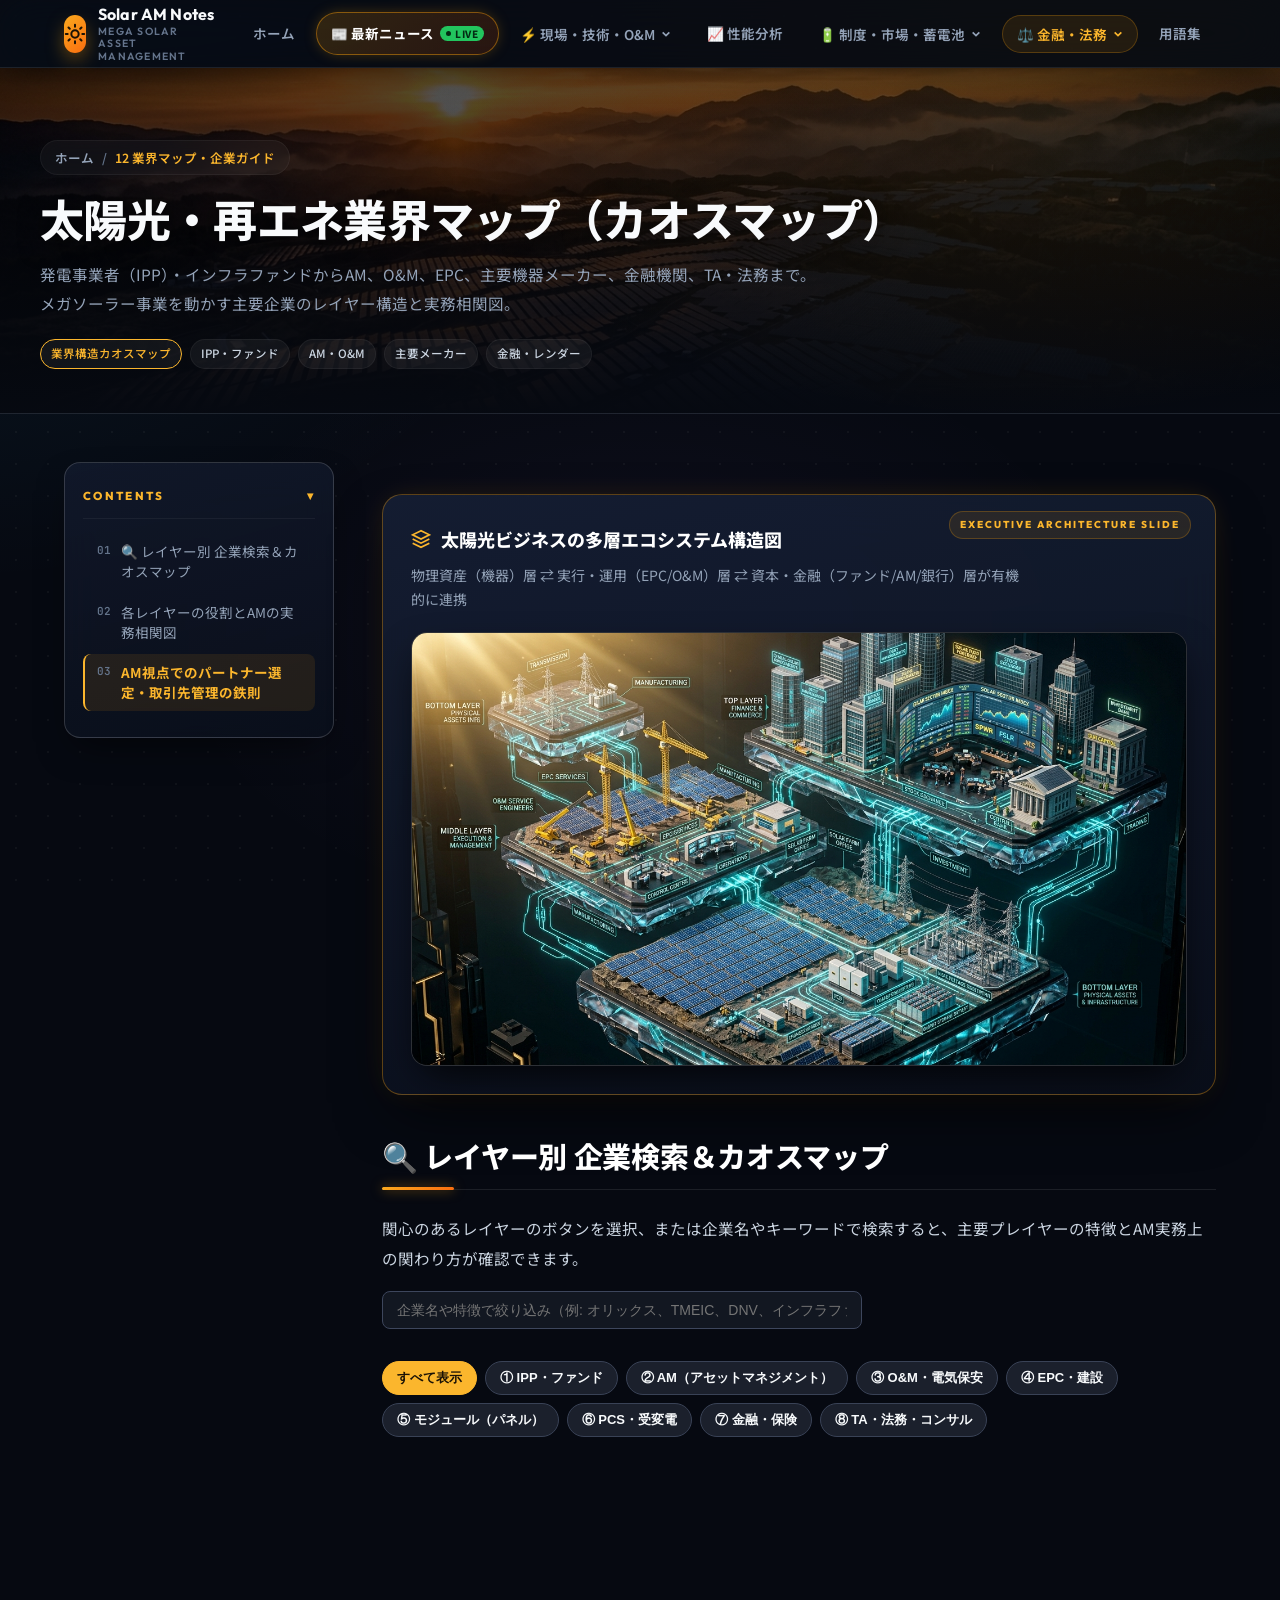
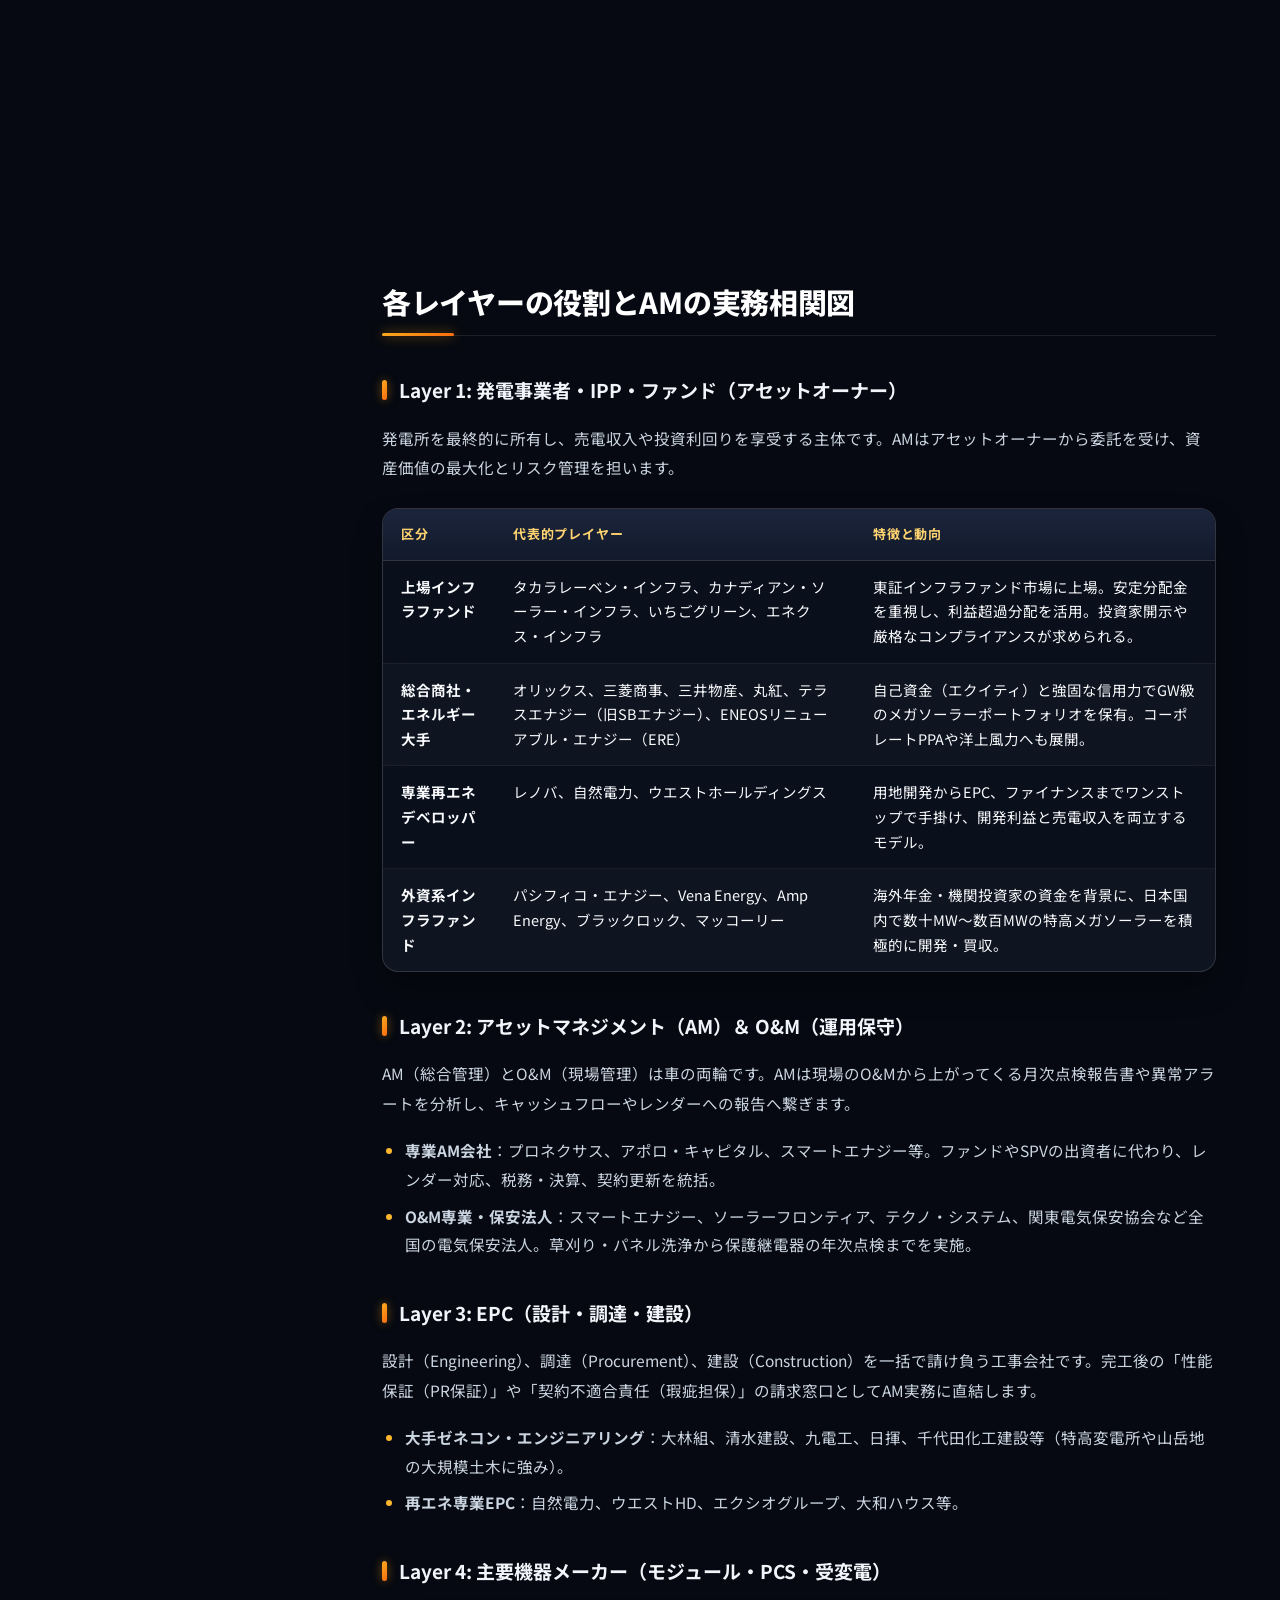
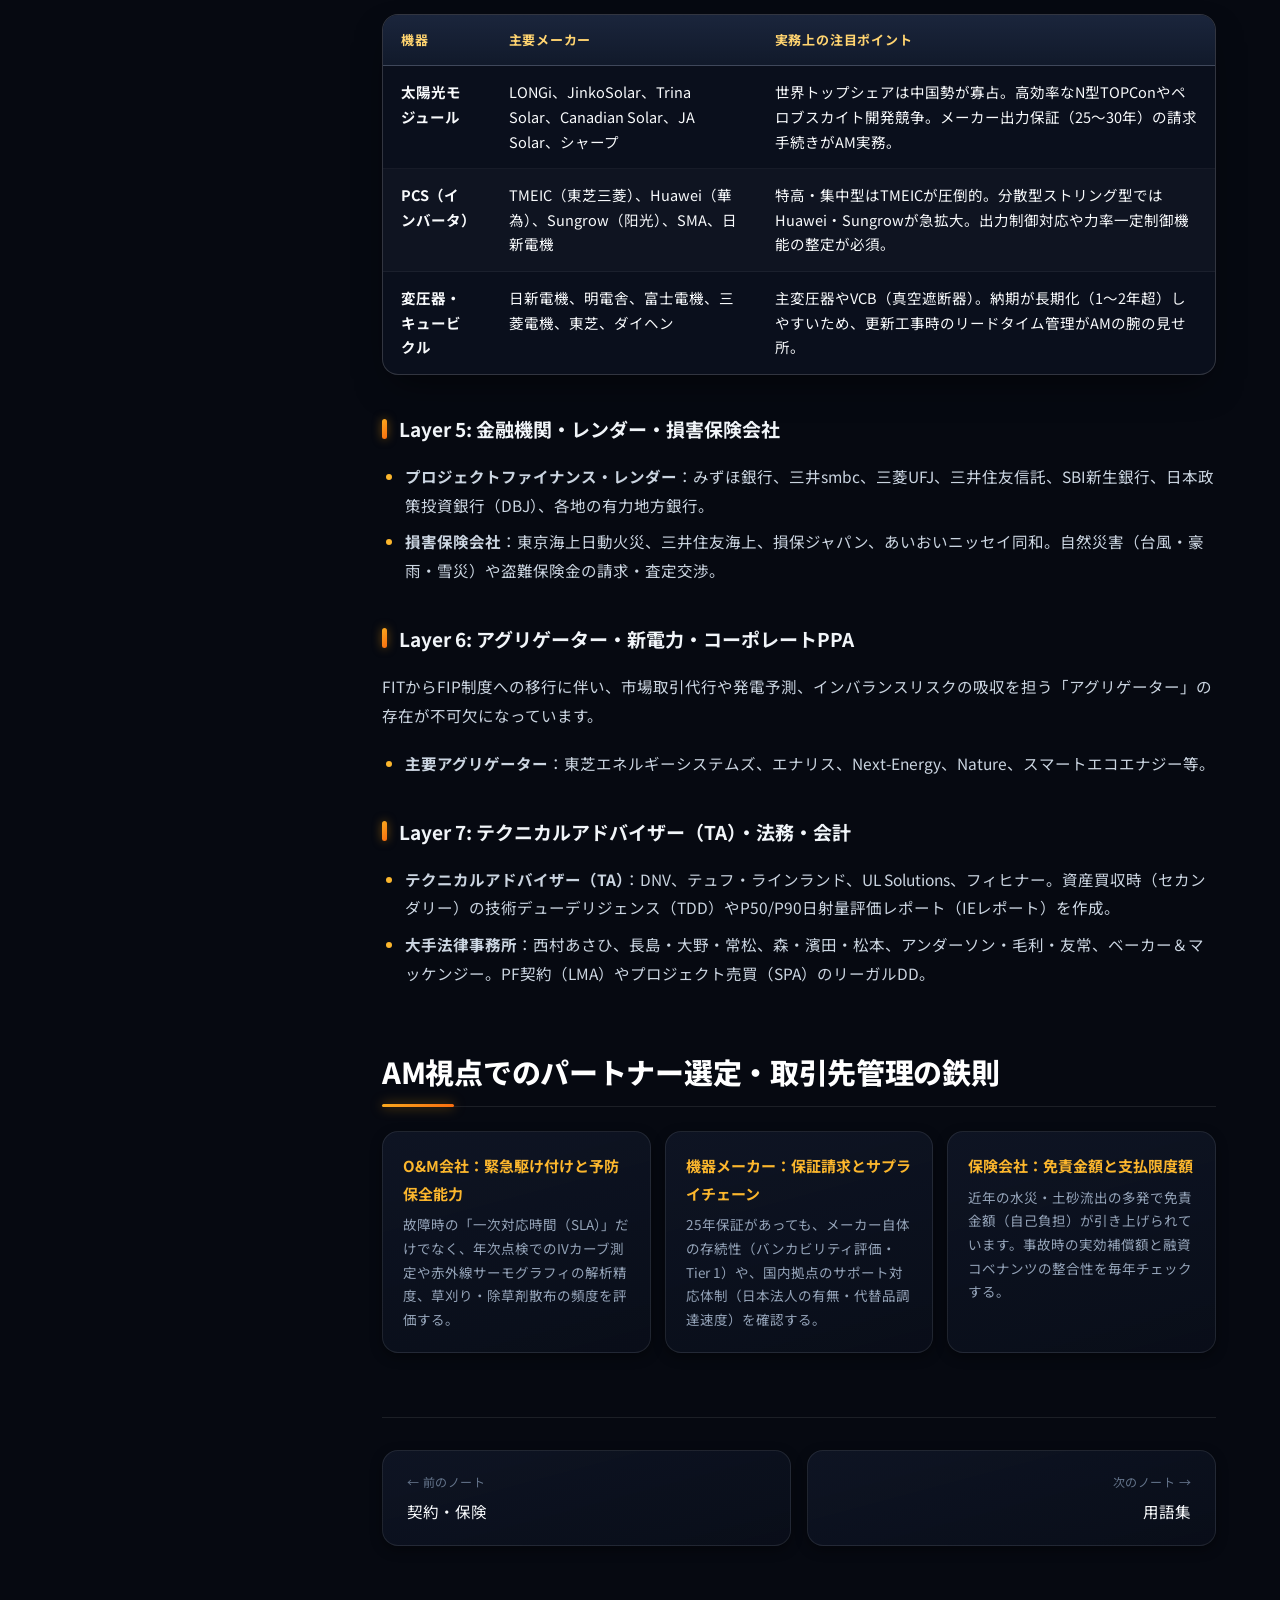
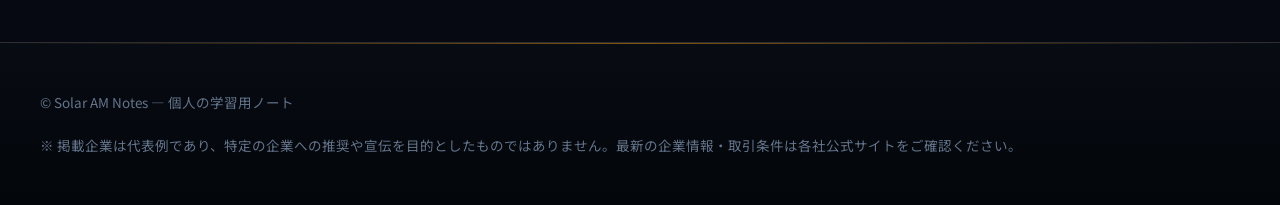
<file: notes/industry.html>
<!DOCTYPE html>
<html lang="ja">
<head>
  <meta charset="UTF-8">
  <meta name="viewport" content="width=device-width, initial-scale=1, viewport-fit=cover">
  <title>太陽光・再エネ業界マップ（カオスマップ＆レイヤー別企業ガイド）｜Solar AM Notes</title>
  <meta name="description" content="メガソーラーのアセットマネージャーのための業界マップ。発電事業者・IPP・ファンド、AM、O&M、EPC、モジュール・PCSメーカー、金融機関、TA・法務まで、各レイヤーの主要企業の特徴、強み、実務相関図を完全網羅。">
  <meta name="theme-color" content="#0b0f17">
  <link rel="icon" href="data:image/svg+xml,%3Csvg xmlns='http://www.w3.org/2000/svg' viewBox='0 0 64 64'%3E%3Crect width='64' height='64' rx='16' fill='%23f7931e'/%3E%3Ccircle cx='32' cy='32' r='11' fill='%231a1206'/%3E%3C/svg%3E">
  <link rel="preconnect" href="https://fonts.googleapis.com">
  <link rel="preconnect" href="https://fonts.gstatic.com" crossorigin>
  <link href="https://fonts.googleapis.com/css2?family=Noto+Sans+JP:wght@400;500;700;800&family=Outfit:wght@500;600;700;800&family=JetBrains+Mono:wght@500;700;800&display=swap" rel="stylesheet">
  <link rel="stylesheet" href="../assets/css/style.css">
  <style>
    /* 業界マップ専用スタイル */
    .filter-tabs { display: flex; flex-wrap: wrap; gap: 8px; margin: 16px 0 24px; }
    .filter-btn { background: hsl(222 24% 14%); border: 1px solid hsl(222 20% 28%); color: var(--text-dim); padding: 7px 14px; border-radius: 9999px; font-size: 13px; font-weight: 600; cursor: pointer; transition: all 0.2s ease; }
    .filter-btn:hover { background: hsl(222 24% 20%); color: var(--text); }
    .filter-btn.active { background: var(--gold); color: #1a1206; border-color: var(--gold); font-weight: 700; }
    .search-box { width: 100%; max-width: 480px; padding: 10px 14px; border-radius: 8px; border: 1px solid hsl(222 20% 30%); background: hsl(222 28% 10%); color: #fff; font-size: 14px; margin-bottom: 16px; }
    .search-box:focus { outline: none; border-color: var(--gold); }
    .company-grid { display: grid; grid-template-columns: repeat(auto-fill, minmax(320px, 1fr)); gap: 16px; margin: 20px 0; }
    .company-card { background: var(--bg-card); border: 1px solid hsl(222 20% 24%); border-radius: 12px; padding: 18px; transition: transform 0.2s ease, border-color 0.2s ease; display: flex; flex-direction: column; justify-content: space-between; }
    .company-card:hover { transform: translateY(-3px); border-color: hsl(42 96% 60% / 0.5); }
    .company-card-head { display: flex; align-items: flex-start; justify-content: space-between; margin-bottom: 10px; }
    .company-name { font-size: 16px; font-weight: 700; color: #fff; margin: 0; }
    .company-type { font-size: 11px; padding: 3px 8px; border-radius: 4px; font-weight: 700; letter-spacing: 0.04em; }
    .type-owner   { background: hsl(42 96% 60% / 0.15); color: var(--gold); border: 1px solid hsl(42 96% 60% / 0.3); }
    .type-am      { background: hsl(205 85% 62% / 0.15); color: var(--sky); border: 1px solid hsl(205 85% 62% / 0.3); }
    .type-om      { background: hsl(152 60% 50% / 0.15); color: var(--green); border: 1px solid hsl(152 60% 50% / 0.3); }
    .type-epc     { background: hsl(280 65% 65% / 0.15); color: hsl(280 75% 75%); border: 1px solid hsl(280 65% 65% / 0.3); }
    .type-maker   { background: hsl(340 75% 65% / 0.15); color: hsl(340 85% 75%); border: 1px solid hsl(340 75% 65% / 0.3); }
    .type-finance { background: hsl(180 70% 50% / 0.15); color: hsl(180 80% 65%); border: 1px solid hsl(180 70% 50% / 0.3); }
    .type-ta      { background: hsl(60 70% 50% / 0.15); color: hsl(60 80% 65%); border: 1px solid hsl(60 70% 50% / 0.3); }
    .company-desc { font-size: 13px; color: var(--text-dim); line-height: 1.5; margin-bottom: 12px; }
    .company-am-role { background: hsl(222 28% 10%); border-left: 3px solid var(--gold); padding: 8px 10px; border-radius: 0 6px 6px 0; font-size: 12px; color: var(--text); }
    .company-am-role b { color: var(--gold); font-size: 11px; display: block; margin-bottom: 2px; }
  </style>
</head>
<body data-root="../" data-page="industry">
  <div class="progress" id="progress"></div>

  <header class="site-header">
    <div class="header-inner">
      <a class="brand" href="../index.html" aria-label="Solar AM Notes ホーム">
        <span class="brand-logo"><svg viewBox="0 0 24 24" fill="none" stroke="#1a1206" stroke-width="2.2" stroke-linecap="round"><circle cx="12" cy="12" r="4"/><path d="M12 2v2M12 20v2M4.9 4.9l1.4 1.4M17.7 17.7l1.4 1.4M2 12h2M20 12h2M4.9 19.1l1.4-1.4M17.7 6.3l1.4-1.4"/></svg></span>
        <span>Solar AM Notes<small>MEGA SOLAR ASSET MANAGEMENT</small></span>
      </a>
      <button class="nav-toggle" id="nav-toggle" aria-label="メニューを開く" aria-expanded="false" aria-controls="site-nav"><span></span></button>
      <nav class="nav" id="site-nav" aria-label="メインナビゲーション"></nav>
    </div>
  </header>

  <main>
    <section class="page-hero">
      <div class="page-hero-inner">
        <nav class="breadcrumb" aria-label="パンくずリスト"><a href="../index.html">ホーム</a><span>/</span><span>12 業界マップ・企業ガイド</span></nav>
        <h1>太陽光・再エネ業界マップ（カオスマップ）</h1>
        <p>発電事業者（IPP）・インフラファンドからAM、O&amp;M、EPC、主要機器メーカー、金融機関、TA・法務まで。メガソーラー事業を動かす主要企業のレイヤー構造と実務相関図。</p>
        <div class="meta">
          <span class="tag" style="border-color:var(--gold);color:var(--gold)">業界構造カオスマップ</span>
          <span class="tag">IPP・ファンド</span><span class="tag">AM・O&M</span><span class="tag">主要メーカー</span><span class="tag">金融・レンダー</span>
        </div>
      </div>
    </section>

    <div class="article-wrap">
      <details class="toc" id="toc" open>
        <summary>Contents <span aria-hidden="true">▾</span></summary>
        <ol id="toc-list"></ol>
      </details>

      <article class="prose">

        <!-- ===== SECTION 1: 総合イラスト ===== -->
        <div class="diagram-card">
          <h4><svg width="20" height="20" viewBox="0 0 24 24" fill="none" stroke="currentColor" stroke-width="2"><polygon points="12 2 2 7 12 12 22 7 12 2"/><polyline points="2 17 12 22 22 17"/><polyline points="2 12 12 17 22 12"/></svg> 太陽光ビジネスの多層エコシステム構造図</h4>
          <p class="desc">物理資産（機器）層 ⇄ 実行・運用（EPC/O&M）層 ⇄ 資本・金融（ファンド/AM/銀行）層が有機的に連携</p>
          <div class="diagram-figure">
            <img src="../assets/img/industry_map.jpg" alt="太陽光発電業界の3層ビジネスエコシステム図（金融・AM・O&M・機器メーカー）" loading="lazy">
          </div>
        </div>

        <!-- ===== SECTION 2: インタラクティブ企業検索＆カオスマップ ===== -->
        <section id="chaos-map">
          <h2>🔍 レイヤー別 企業検索＆カオスマップ</h2>
          <p>関心のあるレイヤーのボタンを選択、または企業名やキーワードで検索すると、主要プレイヤーの特徴とAM実務上の関わり方が確認できます。</p>

          <input type="text" id="company-search" class="search-box" placeholder="企業名や特徴で絞り込み（例: オリックス、TMEIC、DNV、インフラファンド...）" aria-label="企業検索">

          <div class="filter-tabs" id="filter-tabs">
            <button class="filter-btn active" data-filter="all">すべて表示</button>
            <button class="filter-btn" data-filter="owner">① IPP・ファンド</button>
            <button class="filter-btn" data-filter="am">② AM（アセットマネジメント）</button>
            <button class="filter-btn" data-filter="om">③ O&amp;M・電気保安</button>
            <button class="filter-btn" data-filter="epc">④ EPC・建設</button>
            <button class="filter-btn" data-filter="module">⑤ モジュール（パネル）</button>
            <button class="filter-btn" data-filter="pcs">⑥ PCS・受変電</button>
            <button class="filter-btn" data-filter="finance">⑦ 金融・保険</button>
            <button class="filter-btn" data-filter="ta">⑧ TA・法務・コンサル</button>
          </div>

          <div class="company-grid" id="company-grid">
            <!-- JavaScriptで動的生成されます -->
          </div>
        </section>

        <!-- ===== SECTION 3: 各レイヤーの徹底解説 ===== -->
        <section id="layer-details">
          <h2>各レイヤーの役割とAMの実務相関図</h2>

          <h3>Layer 1: 発電事業者・IPP・ファンド（アセットオーナー）</h3>
          <p>発電所を最終的に所有し、売電収入や投資利回りを享受する主体です。AMはアセットオーナーから委託を受け、資産価値の最大化とリスク管理を担います。</p>
          <table>
            <thead><tr><th>区分</th><th>代表的プレイヤー</th><th>特徴と動向</th></tr></thead>
            <tbody>
              <tr>
                <td><b>上場インフラファンド</b></td>
                <td>タカラレーベン・インフラ、カナディアン・ソーラー・インフラ、いちごグリーン、エネクス・インフラ</td>
                <td>東証インフラファンド市場に上場。安定分配金を重視し、利益超過分配を活用。投資家開示や厳格なコンプライアンスが求められる。</td>
              </tr>
              <tr>
                <td><b>総合商社・エネルギー大手</b></td>
                <td>オリックス、三菱商事、三井物産、丸紅、テラスエナジー（旧SBエナジー）、ENEOSリニューアブル・エナジー（ERE）</td>
                <td>自己資金（エクイティ）と強固な信用力でGW級のメガソーラーポートフォリオを保有。コーポレートPPAや洋上風力へも展開。</td>
              </tr>
              <tr>
                <td><b>専業再エネデベロッパー</b></td>
                <td>レノバ、自然電力、ウエストホールディングス</td>
                <td>用地開発からEPC、ファイナンスまでワンストップで手掛け、開発利益と売電収入を両立するモデル。</td>
              </tr>
              <tr>
                <td><b>外資系インフラファンド</b></td>
                <td>パシフィコ・エナジー、Vena Energy、Amp Energy、ブラックロック、マッコーリー</td>
                <td>海外年金・機関投資家の資金を背景に、日本国内で数十MW〜数百MWの特高メガソーラーを積極的に開発・買収。</td>
              </tr>
            </tbody>
          </table>

          <h3>Layer 2: アセットマネジメント（AM）＆ O&amp;M（運用保守）</h3>
          <p>AM（総合管理）とO&amp;M（現場管理）は車の両輪です。AMは現場のO&amp;Mから上がってくる月次点検報告書や異常アラートを分析し、キャッシュフローやレンダーへの報告へ繋ぎます。</p>
          <ul>
            <li><b>専業AM会社</b>：プロネクサス、アポロ・キャピタル、スマートエナジー等。ファンドやSPVの出資者に代わり、レンダー対応、税務・決算、契約更新を統括。</li>
            <li><b>O&amp;M専業・保安法人</b>：スマートエナジー、ソーラーフロンティア、テクノ・システム、関東電気保安協会など全国の電気保安法人。草刈り・パネル洗浄から保護継電器の年次点検までを実施。</li>
          </ul>

          <h3>Layer 3: EPC（設計・調達・建設）</h3>
          <p>設計（Engineering）、調達（Procurement）、建設（Construction）を一括で請け負う工事会社です。完工後の「性能保証（PR保証）」や「契約不適合責任（瑕疵担保）」の請求窓口としてAM実務に直結します。</p>
          <ul>
            <li><b>大手ゼネコン・エンジニアリング</b>：大林組、清水建設、九電工、日揮、千代田化工建設等（特高変電所や山岳地の大規模土木に強み）。</li>
            <li><b>再エネ専業EPC</b>：自然電力、ウエストHD、エクシオグループ、大和ハウス等。</li>
          </ul>

          <h3>Layer 4: 主要機器メーカー（モジュール・PCS・受変電）</h3>
          <table>
            <thead><tr><th>機器</th><th>主要メーカー</th><th>実務上の注目ポイント</th></tr></thead>
            <tbody>
              <tr>
                <td><b>太陽光モジュール</b></td>
                <td>LONGi、JinkoSolar、Trina Solar、Canadian Solar、JA Solar、シャープ</td>
                <td>世界トップシェアは中国勢が寡占。高効率なN型TOPConやペロブスカイト開発競争。メーカー出力保証（25〜30年）の請求手続きがAM実務。</td>
              </tr>
              <tr>
                <td><b>PCS（インバータ）</b></td>
                <td>TMEIC（東芝三菱）、Huawei（華為）、Sungrow（阳光）、SMA、日新電機</td>
                <td>特高・集中型はTMEICが圧倒的。分散型ストリング型ではHuawei・Sungrowが急拡大。出力制御対応や力率一定制御機能の整定が必須。</td>
              </tr>
              <tr>
                <td><b>変圧器・キュービクル</b></td>
                <td>日新電機、明電舎、富士電機、三菱電機、東芝、ダイヘン</td>
                <td>主変圧器やVCB（真空遮断器）。納期が長期化（1〜2年超）しやすいため、更新工事時のリードタイム管理がAMの腕の見せ所。</td>
              </tr>
            </tbody>
          </table>

          <h3>Layer 5: 金融機関・レンダー・損害保険会社</h3>
          <ul>
            <li><b>プロジェクトファイナンス・レンダー</b>：みずほ銀行、三井smbc、三菱UFJ、三井住友信託、SBI新生銀行、日本政策投資銀行（DBJ）、各地の有力地方銀行。</li>
            <li><b>損害保険会社</b>：東京海上日動火災、三井住友海上、損保ジャパン、あいおいニッセイ同和。自然災害（台風・豪雨・雪災）や盗難保険金の請求・査定交渉。</li>
          </ul>

          <h3>Layer 6: アグリゲーター・新電力・コーポレートPPA</h3>
          <p>FITからFIP制度への移行に伴い、市場取引代行や発電予測、インバランスリスクの吸収を担う「アグリゲーター」の存在が不可欠になっています。</p>
          <ul>
            <li><b>主要アグリゲーター</b>：東芝エネルギーシステムズ、エナリス、Next-Energy、Nature、スマートエコエナジー等。</li>
          </ul>

          <h3>Layer 7: テクニカルアドバイザー（TA）・法務・会計</h3>
          <ul>
            <li><b>テクニカルアドバイザー（TA）</b>：DNV、テュフ・ラインランド、UL Solutions、フィヒナー。資産買収時（セカンダリー）の技術デューデリジェンス（TDD）やP50/P90日射量評価レポート（IEレポート）を作成。</li>
            <li><b>大手法律事務所</b>：西村あさひ、長島・大野・常松、森・濱田・松本、アンダーソン・毛利・友常、ベーカー＆マッケンジー。PF契約（LMA）やプロジェクト売買（SPA）のリーガルDD。</li>
          </ul>
        </section>

        <!-- ===== SECTION 4: AM視点のアドバイス ===== -->
        <section id="am-partnership">
          <h2>AM視点でのパートナー選定・取引先管理の鉄則</h2>
          <div class="kp-grid">
            <div class="kp">
              <b>O&amp;M会社：緊急駆け付けと予防保全能力</b>
              <p>故障時の「一次対応時間（SLA）」だけでなく、年次点検でのIVカーブ測定や赤外線サーモグラフィの解析精度、草刈り・除草剤散布の頻度を評価する。</p>
            </div>
            <div class="kp">
              <b>機器メーカー：保証請求とサプライチェーン</b>
              <p>25年保証があっても、メーカー自体の存続性（バンカビリティ評価・Tier 1）や、国内拠点のサポート対応体制（日本法人の有無・代替品調達速度）を確認する。</p>
            </div>
            <div class="kp">
              <b>保険会社：免責金額と支払限度額</b>
              <p>近年の水災・土砂流出の多発で免責金額（自己負担）が引き上げられています。事故時の実効補償額と融資コベナンツの整合性を毎年チェックする。</p>
            </div>
          </div>
        </section>

        <nav class="pager" id="pager" aria-label="前後のノート"></nav>
      </article>
    </div>
  </main>

  <footer class="site-footer">
    <div class="footer-inner">
      <p>© Solar AM Notes — 個人の学習用ノート</p>
      <p>※ 掲載企業は代表例であり、特定の企業への推奨や宣伝を目的としたものではありません。最新の企業情報・取引条件は各社公式サイトをご確認ください。</p>
    </div>
  </footer>

  <button class="to-top" id="to-top" aria-label="ページの先頭へ戻る"><svg viewBox="0 0 24 24" fill="none" stroke="currentColor" stroke-width="2.6" stroke-linecap="round" stroke-linejoin="round"><path d="M12 19V5M5 12l7-7 7 7"/></svg></button>
  <script src="../assets/js/main.js"></script>

  <!-- 業界企業データ＆フィルター検索スクリプト -->
  <script>
    (function() {
      // 業界主要プレイヤーデータベース
      var COMPANIES = [
        // ① IPP・ファンド
        {
          name: "オリックス（ORIX）",
          type: "owner",
          typeLabel: "IPP・総合金融",
          desc: "国内最大級のメガソーラーポートフォリオを誇る総合金融大手。自社保有・運営から屋根置き、PPA、蓄電池ビジネスまでフル展開。",
          amRole: "大手レンダーとの協調融資や自社ファンド組成など、大規模ポートフォリオAMの最高峰ベンチマーク。"
        },
        {
          name: "タカラレーベン・インフラ投資法人",
          type: "owner",
          typeLabel: "インフラファンド",
          desc: "東証インフラファンド市場の中核銘柄。全国のメガソーラーを組み入れ、高水準の分配金利回りを投資家に還元。",
          amRole: "利益超過分配の活用、定期的な鑑定評価、有価証券報告書・決算説明資料の開示実務が学べる典型例。"
        },
        {
          name: "テラスエナジー（旧SBエナジー）",
          type: "owner",
          typeLabel: "大手IPP",
          desc: "豊田通商グループの再エネ発電事業者。数十MW〜100MW超の大規模特高メガソーラーを全国で開発・運用。",
          amRole: "巨大特高変電設備と系統連系協議、地域共生ガイドライン遵守の大規模実務モデル。"
        },
        {
          name: "パシフィコ・エナジー",
          type: "owner",
          typeLabel: "外資系ファンド・IPP",
          desc: "国内最大級のメガソーラー開発実績を持つ外資系デベロッパー。100MW超の大規模プロジェクトを多数完工。",
          amRole: "国際水準のプロジェクトファイナンス融資契約、厳格なE&S（環境・社会配慮）基準の運用。"
        },
        {
          name: "レノバ（RENOVA）",
          type: "owner",
          typeLabel: "専業再エネIPP",
          desc: "東証プライム上場の独立系再エネ大手。太陽光をはじめバイオマス・風力・地熱へ多面展開。",
          amRole: "IR資料で発電実績やPR（パフォーマンスレシオ）、稼働率が詳細に公開されており実務学習に最適。"
        },
        {
          name: "東急不動産（ReENE）",
          type: "owner",
          typeLabel: "総合デベロッパー",
          desc: "「ReENE（リエネ）」ブランドで再エネ事業を急速拡大。全国で太陽光・風力発電所を積極保有。",
          amRole: "自社保有不動産の再エネ化、コーポレートPPA契約の先端事例。"
        },

        // ② AM・サービス
        {
          name: "スマートエナジー",
          type: "am",
          typeLabel: "再エネ専業AM / O&M",
          desc: "太陽光発電所の資産管理（AM）から技術保守（O&M）、遠隔監視までを垂直統合で提供する業界最大手の一角。",
          amRole: "SPV管理、会計・税務、現場O&Mとのシームレスなデータ連携による実務ワンストップ対応。"
        },
        {
          name: "プロネクサス（PRONEXUS）",
          type: "am",
          typeLabel: "開示・SPV管理AM",
          desc: "上場企業やファンドの決算・法定開示支援から、再生可能エネルギーSPCの会計・総務・AM受託を幅広く展開。",
          amRole: "GK-TKスキームの会社管理、投資家向けレポーティング、コンプライアンス管理。"
        },
        {
          name: "三井住友信託銀行（受託部門）",
          type: "am",
          typeLabel: "信託AM / 資産受託",
          desc: "インフラ資産の信託受益権化、資産受託（トラスティー）、資金管理口座（エスクロー）の管理。",
          amRole: "キャッシュウォーターフォールに基づく資金移動指図、レンダー事前承諾の手続き窓口。"
        },

        // ③ O&M・電気保安
        {
          name: "全国電気保安協会（関東・関西等）",
          type: "om",
          typeLabel: "電気保安法人",
          desc: "高圧受変電設備の法定点検（月次・年次停電点検）や外部委託承認制度における主任技術者業務を受託。",
          amRole: "電気事業法に基づく法定点検報告書の受領、保護継電器連動試験の合否確認、年次点検日程の調整。"
        },
        {
          name: "ソーラーフロンティア（O&M事業）",
          type: "om",
          typeLabel: "総合O&Mプロバイダー",
          desc: "出光興産グループ。モジュール製造のノウハウを活かした高度な精密診断・IVカーブ測定・トラブルシュート。",
          amRole: "精密な性能診断レポートに基づく経年劣化モジュールの保証請求、予防保全提案の受領。"
        },
        {
          name: "juwi自然電力オペレーション",
          type: "om",
          typeLabel: "国際標準O&M",
          desc: "ドイツjuwiと自然電力の合弁。国際基準の遠隔監視センターと全国の機動サービス拠点を保有。",
          amRole: "メガソーラーの稼働率保証（アベイラビリティ保証）契約やPRモニタリングの実践パートナー。"
        },

        // ④ EPC・建設
        {
          name: "大林組 / 清水建設",
          type: "epc",
          typeLabel: "大手スーパーゼネコン",
          desc: "山岳地の大規模土木造成、特高変電所建設、長距離送電線工事を網羅する国内トップクラスの総合建設力。",
          amRole: "林地開発許可・盛土規制法に適合した安全設計、完工後の契約不適合責任（瑕疵担保）の確固たる履行。"
        },
        {
          name: "ウエストホールディングス",
          type: "epc",
          typeLabel: "再エネ専業EPC",
          desc: "高圧・メガソーラーから産業用自家消費、営農型太陽光まで全国屈指の施工実績を持つEPC大手。",
          amRole: "高圧案件の短工期施工、部材一括調達によるコスト競争力、アフターメンテナンス連携。"
        },
        {
          name: "九電工（KYUDENKO）",
          type: "epc",
          typeLabel: "総合設備エンジニアリング",
          desc: "九州電力グループの総合設備工事会社。九州をはじめ全国で数多くの特高メガソーラーEPCを担当。",
          amRole: "電力会社との連系協議ノウハウ、送電用変電設備の高度な電気工事技術。"
        },

        // ⑤ モジュール（パネル）
        {
          name: "LONGi Solar（ロンジ）",
          type: "module",
          typeLabel: "世界トップモジュール",
          desc: "単結晶シリコンおよび高効率モジュールで世界トップシェアを誇るグローバル巨人（Tier 1）。",
          amRole: "N型TOPConやHi-MOシリーズの採用案件が多く、製品保証・出力保証（25〜30年）の基本対象。"
        },
        {
          name: "JinkoSolar（ジンコソーラー）",
          type: "module",
          typeLabel: "世界トップモジュール",
          desc: "世界トップクラスの出荷実績を持つN型太陽電池のパイオニア。国内メガソーラーでも圧倒的シェア。",
          amRole: "高いバンカビリティ（金融機関融資適格性）評価を持ち、多くのプロジェクトファイナンスで標準採用。"
        },
        {
          name: "Canadian Solar（カナディアン）",
          type: "module",
          typeLabel: "モジュール＆システム",
          desc: "日本国内での知名度・実績が極めて高く、自社で上場インフラファンドも運用するグローバル再エネ企業。",
          amRole: "モジュール供給だけでなく、発電所開発・売却（セカンダリー市場）でも頻出するキープレイヤー。"
        },

        // ⑥ PCS・受変電
        {
          name: "東芝三菱電機産業システム（TMEIC）",
          type: "pcs",
          typeLabel: "特高・集中型PCS首位",
          desc: "国内の大規模特高メガソーラー市場で圧倒的な納入実績を誇るメガパワコン（1MW〜3MW級）の絶対王者。",
          amRole: "集中型PCSの保守契約（LTSA）、空調点検、基板更新計画の策定。AMが最も頻繁に付き合うPCSメーカー。"
        },
        {
          name: "Huawei（華為技術）",
          type: "pcs",
          typeLabel: "ストリング型PCS首位",
          desc: "AIスマートIVカーブ診断や高信頼ファンレス設計により、国内ストリング型市場を席巻する世界的巨人。",
          amRole: "ストリング単位の遠隔監視、クラウド診断データの活用、分散配置による故障リスク分散。"
        },
        {
          name: "Sungrow（サングロウ）",
          type: "pcs",
          typeLabel: "世界シェア首位PCS",
          desc: "PCS出荷量世界トップ。集中型からストリング型、大型系統用蓄電池システムまで幅広く供給。",
          amRole: "近年増加している系統用蓄電池併設メガソーラーにおける最重要コンポーネントサプライヤー。"
        },
        {
          name: "日新電機（NISSIN）",
          type: "pcs",
          typeLabel: "受変電・特高設備",
          desc: "住友電工グループ。特高変電所設備、ガス絶縁開閉装置（GIS）、保護継電器でトップシェア。",
          amRole: "特高受変電設備の定期点検、絶縁油分析、保護リレー整定値変更協議の相手方。"
        },

        // ⑦ 金融・保険
        {
          name: "みずほ銀行 / 三井住友銀行 / 三菱UFJ銀行",
          type: "finance",
          typeLabel: "メガバンク・PFレンダー",
          desc: "国内メガソーラープロジェクトファイナンスの主幹事（アレンジャー）を務める3大メガバンク。",
          amRole: "融資契約書（LMA）のコベナンツ管理、DSCR基準の監視、配当ロックアップ解除の承認申請先。"
        },
        {
          name: "SBI新生銀行 / 日本政策投資銀行（DBJ）",
          type: "finance",
          typeLabel: "プロジェクト金融大手",
          desc: "再生可能エネルギー分野の草創期から先進的なノンリコースローン・メザニンローンを供給。",
          amRole: "柔軟な融資ストラクチャー、コーポレートPPA型プロジェクトへの融資スキーム設計。"
        },
        {
          name: "東京海上日動火災保険",
          type: "finance",
          typeLabel: "再エネ損害保険首位",
          desc: "メガソーラー向け財物保険、休業損害補償、企業賠償責任保険で最大の引受実績を持つ損保大手。",
          amRole: "台風・土砂災害・盗難事故時の保険金請求実務、免責金額や更新条件の年次交渉。"
        },

        // ⑧ TA・法務・コンサル
        {
          name: "DNV（ディー・エヌ・ブイ）",
          type: "ta",
          typeLabel: "技術顧問（TA）首位",
          desc: "ノルウェー本拠の第三者技術認証機関。日本国内の太陽光・風力ファイナンスで最も信頼されるTA。",
          amRole: "P50/P90長期日射量評価レポート（IEレポート）、買収時テクニカルデューデリジェンス（TDD）の作成。"
        },
        {
          name: "テュフ・ラインランド・ジャパン",
          type: "ta",
          typeLabel: "第三者検査・認証",
          desc: "ドイツ発祥の世界的第三者認証機関。モジュール・PCSの適合試験や発電所全体の性能評価を実施。",
          amRole: "O&M事業者やEPCの施工品質監査、不具合発生時の第三者原因究明レポート。"
        },
        {
          name: "西村あさひ法律事務所 / 長島・大野・常松",
          type: "ta",
          typeLabel: "四大法律事務所（再エネ法務）",
          desc: "エネルギー・インフラ分野で国内最高峰の実績を誇る法律事務所。大規模PF融資契約や事業買収法務を担当。",
          amRole: "プロジェクト売買契約（SPA）、融資直接協定（Direct Agreement）、行政規制クリアの法務意見書。"
        }
      ];

      var searchInput = document.getElementById('company-search');
      var filterTabs = document.getElementById('filter-tabs');
      var grid = document.getElementById('company-grid');
      var currentFilter = 'all';

      function renderCompanies() {
        var query = searchInput.value.toLowerCase().trim();
        var filtered = COMPANIES.filter(function(c) {
          var matchFilter = (currentFilter === 'all') || (c.type === currentFilter);
          var matchQuery = !query || 
            (c.name.toLowerCase().indexOf(query) !== -1) ||
            (c.desc.toLowerCase().indexOf(query) !== -1) ||
            (c.amRole.toLowerCase().indexOf(query) !== -1) ||
            (c.typeLabel.toLowerCase().indexOf(query) !== -1);
          return matchFilter && matchQuery;
        });

        if (filtered.length === 0) {
          grid.innerHTML = '<div style="grid-column:1/-1;text-align:center;padding:40px;color:var(--text-dim)">該当する企業が見つかりませんでした。別のキーワードでお試しください。</div>';
          return;
        }

        grid.innerHTML = filtered.map(function(c) {
          var badgeClass = "type-" + c.type;
          return '<div class="company-card reveal">' +
            '<div class="company-card-head">' +
              '<h4 class="company-name">' + c.name + '</h4>' +
              '<span class="company-type ' + badgeClass + '">' + c.typeLabel + '</span>' +
            '</div>' +
            '<p class="company-desc">' + c.desc + '</p>' +
            '<div class="company-am-role">' +
              '<b>AM実務での関わり・重要性</b>' +
              c.amRole +
            '</div>' +
          '</div>';
        }).join('');
      }

      searchInput.addEventListener('input', renderCompanies);

      filterTabs.addEventListener('click', function(e) {
        if (e.target.classList.contains('filter-btn')) {
          var btns = filterTabs.querySelectorAll('.filter-btn');
          btns.forEach(function(b) { b.classList.remove('active'); });
          e.target.classList.add('active');
          currentFilter = e.target.getAttribute('data-filter');
          renderCompanies();
        }
      });

      renderCompanies();
    })();
  </script>
</body>
</html>
</file>
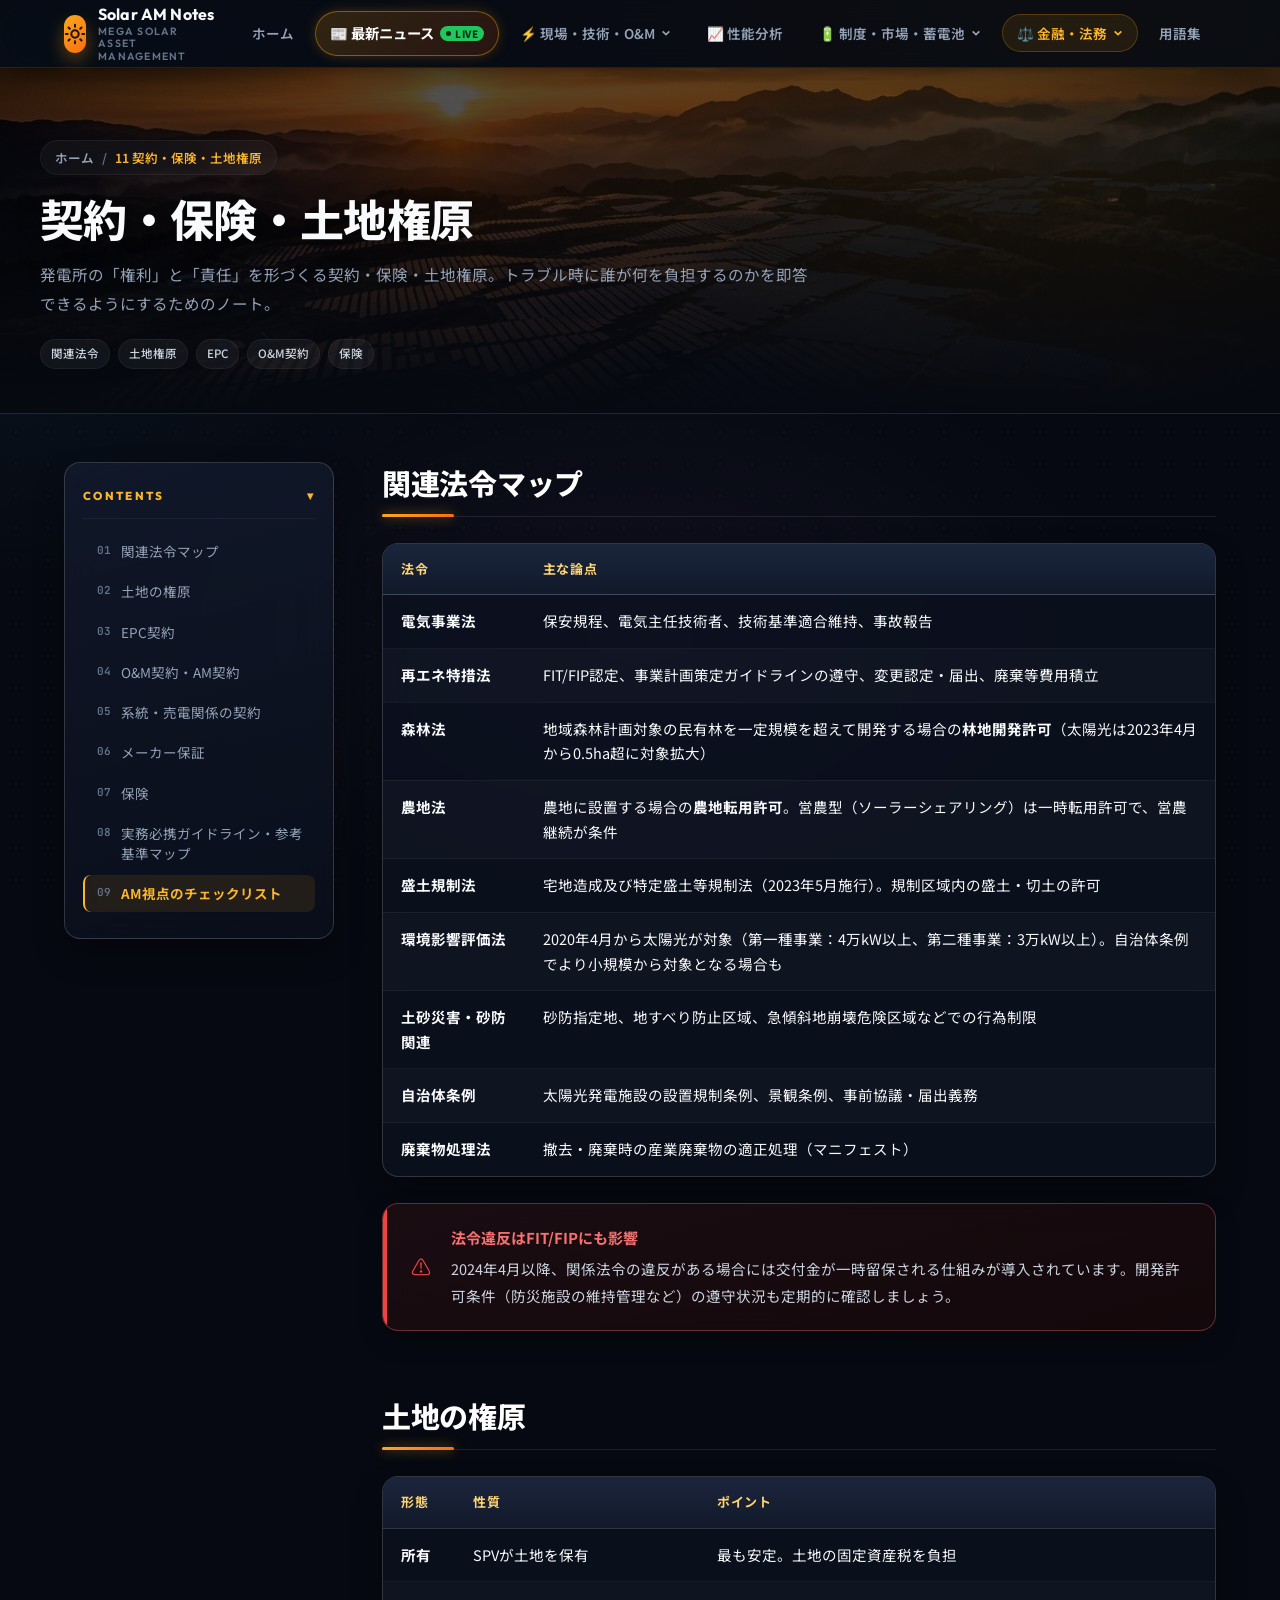
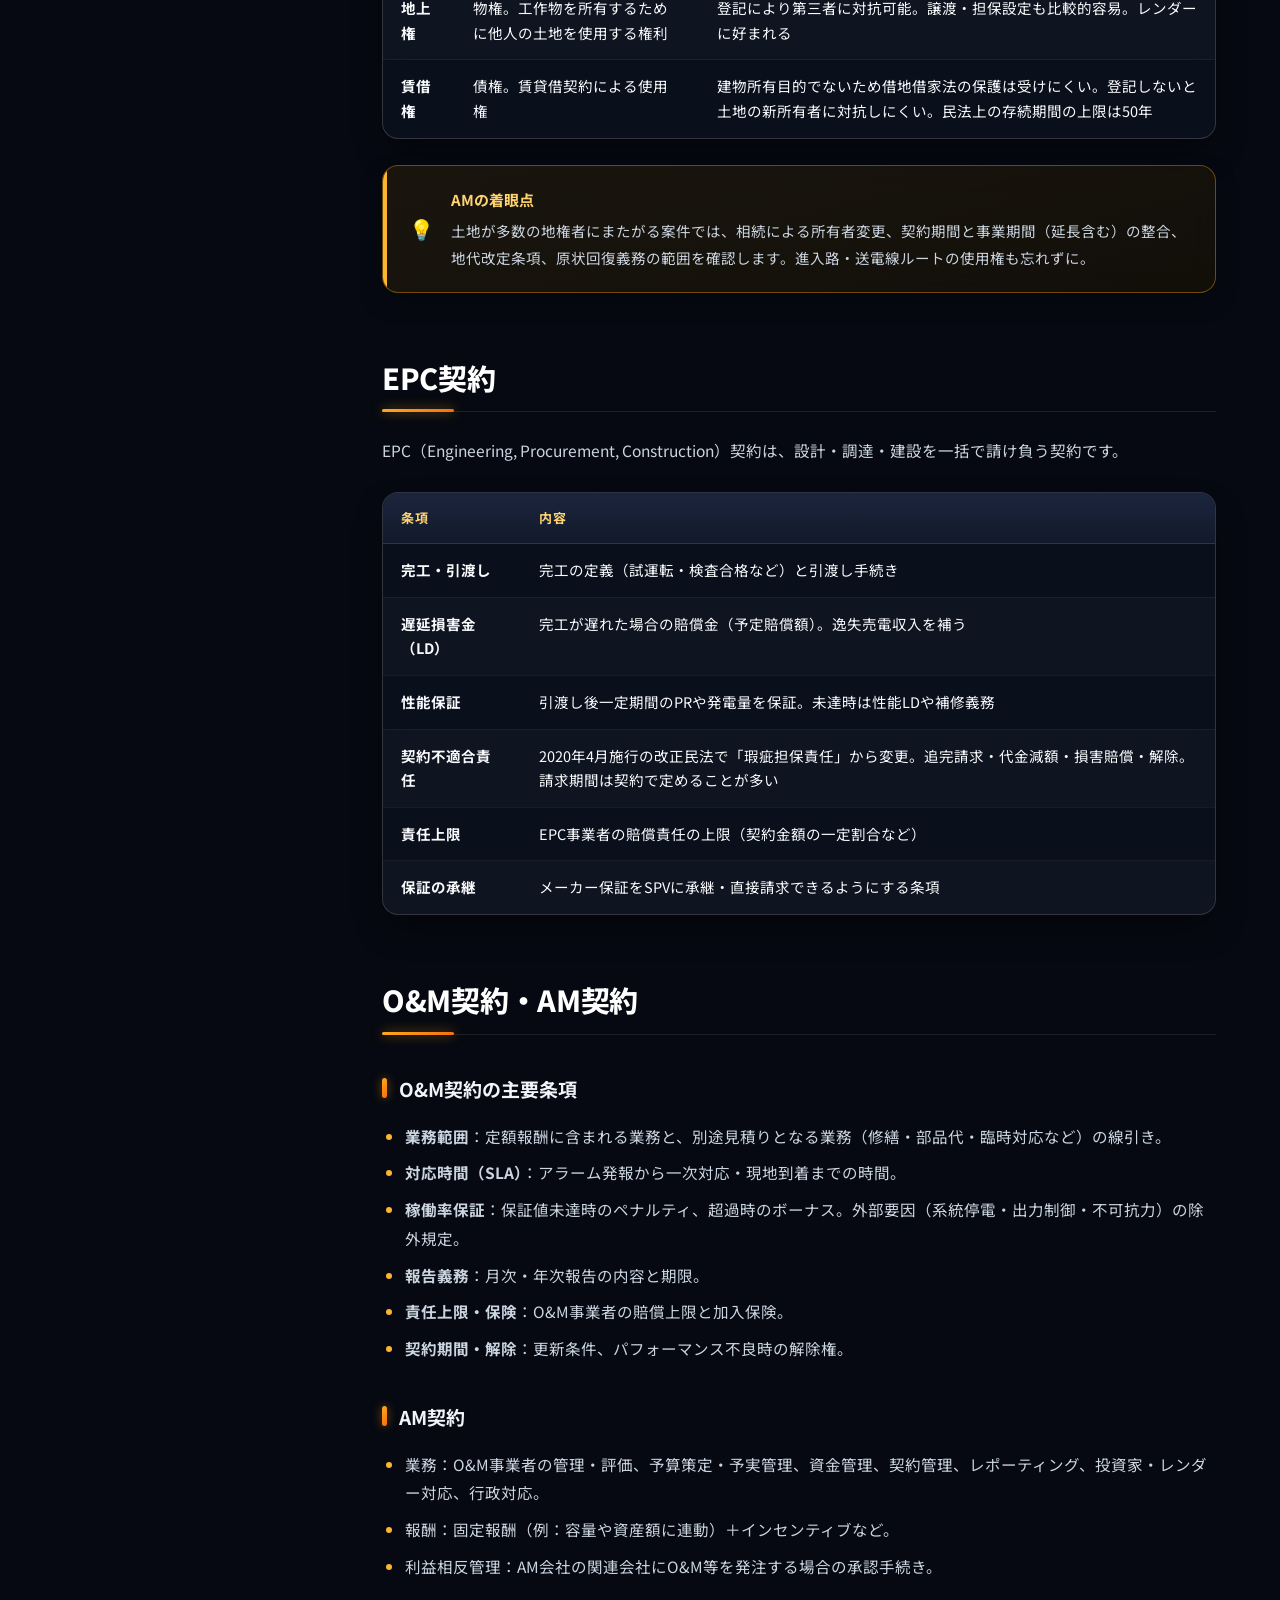
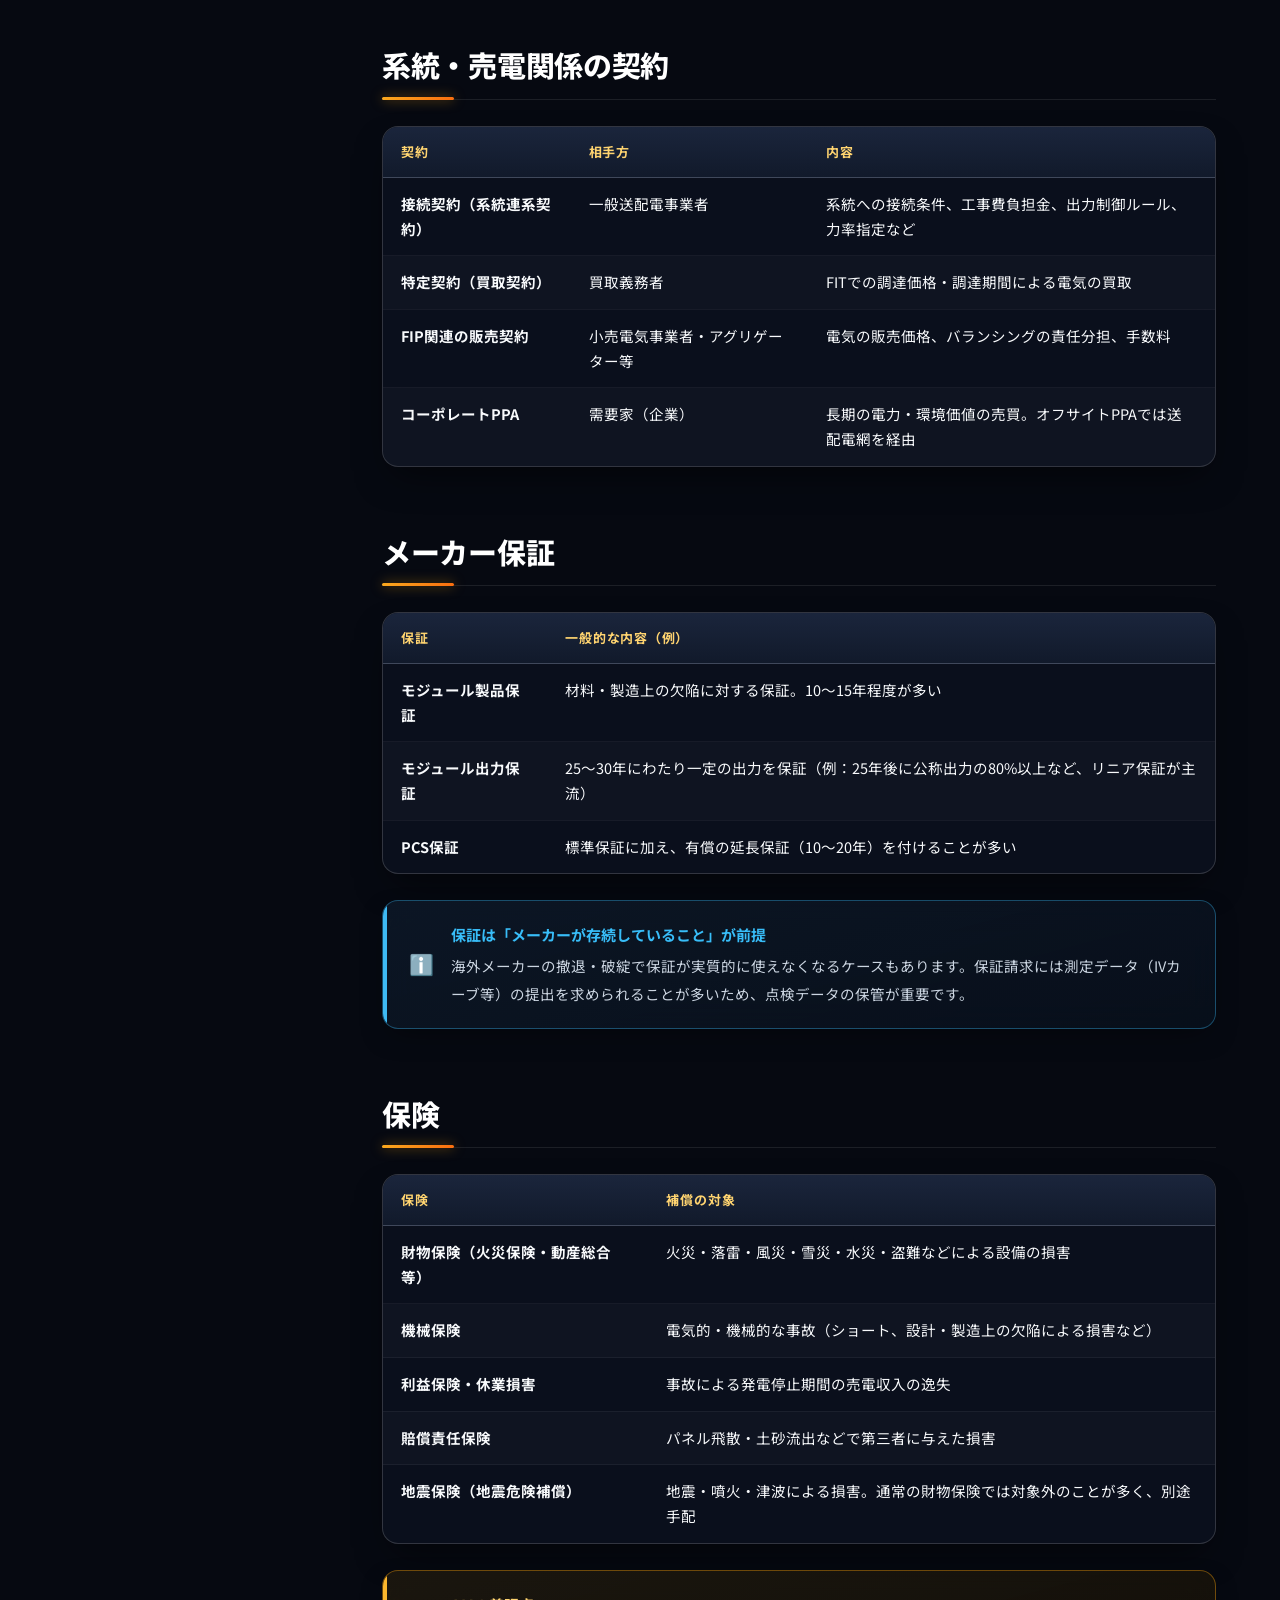
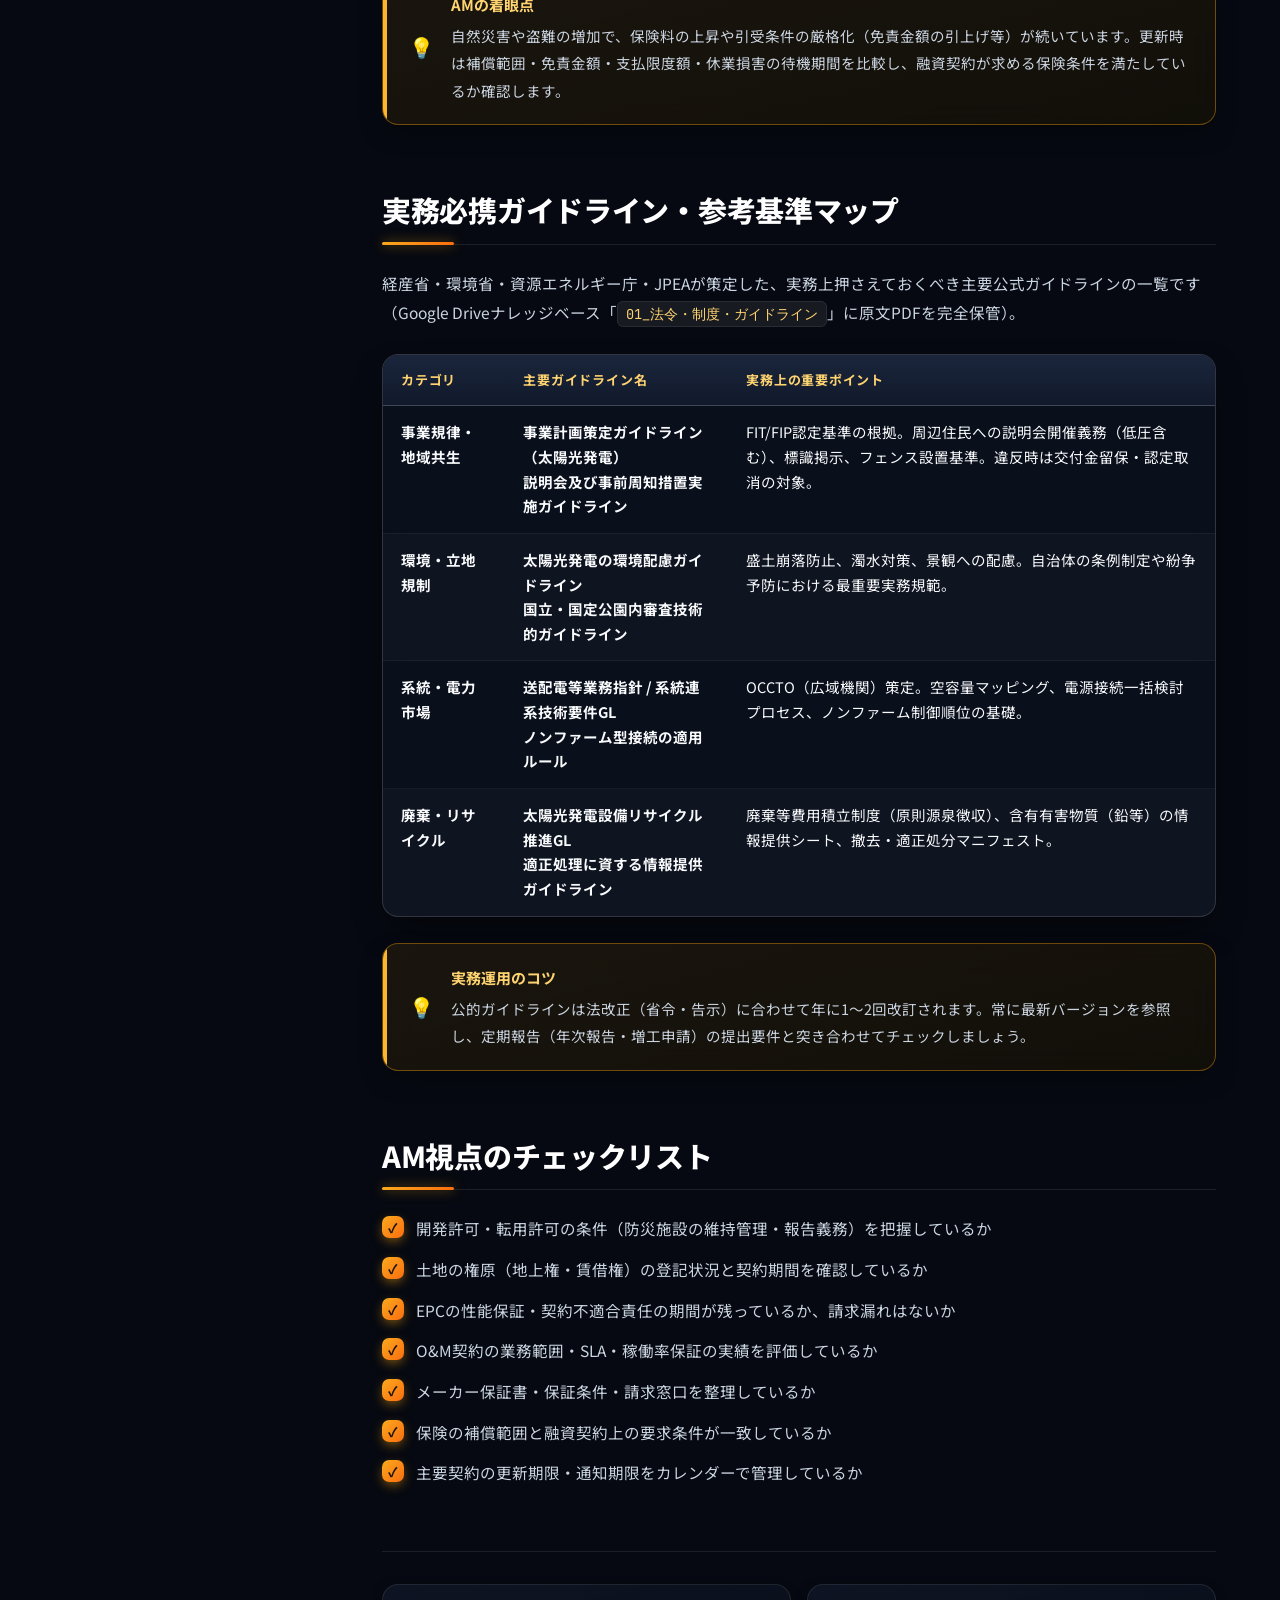
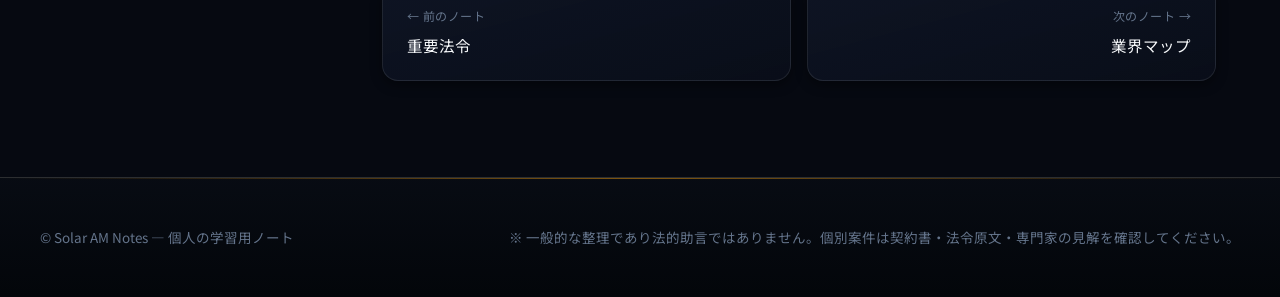
<file: notes/legal.html>
<!DOCTYPE html>
<html lang="ja">
<head>
  <meta charset="UTF-8">
  <meta name="viewport" content="width=device-width, initial-scale=1, viewport-fit=cover">
  <title>契約・保険・土地権原（EPC・O&amp;M・保険）｜Solar AM Notes</title>
  <meta name="description" content="メガソーラーの契約・保険・土地権原ノート。地上権・賃借権、EPC/O&amp;M/AM契約の主要条項、メーカー保証、自然災害・利益保険実務を整理。">
  <meta name="theme-color" content="#0b0f17">
  <link rel="icon" href="data:image/svg+xml,%3Csvg xmlns='http://www.w3.org/2000/svg' viewBox='0 0 64 64'%3E%3Crect width='64' height='64' rx='16' fill='%23f7931e'/%3E%3Ccircle cx='32' cy='32' r='11' fill='%231a1206'/%3E%3C/svg%3E">
  <link rel="preconnect" href="https://fonts.googleapis.com">
  <link rel="preconnect" href="https://fonts.gstatic.com" crossorigin>
  <link href="https://fonts.googleapis.com/css2?family=Noto+Sans+JP:wght@400;500;700;800&family=Outfit:wght@500;600;700;800&family=JetBrains+Mono:wght@500&display=swap" rel="stylesheet">
  <link rel="stylesheet" href="../assets/css/style.css">
</head>
<body data-root="../" data-page="legal">
  <div class="progress" id="progress"></div>

  <header class="site-header">
    <div class="header-inner">
      <a class="brand" href="../index.html" aria-label="Solar AM Notes ホーム">
        <span class="brand-logo"><svg viewBox="0 0 24 24" fill="none" stroke="#1a1206" stroke-width="2.2" stroke-linecap="round"><circle cx="12" cy="12" r="4"/><path d="M12 2v2M12 20v2M4.9 4.9l1.4 1.4M17.7 17.7l1.4 1.4M2 12h2M20 12h2M4.9 19.1l1.4-1.4M17.7 6.3l1.4-1.4"/></svg></span>
        <span>Solar AM Notes<small>MEGA SOLAR ASSET MANAGEMENT</small></span>
      </a>
      <button class="nav-toggle" id="nav-toggle" aria-label="メニューを開く" aria-expanded="false" aria-controls="site-nav"><span></span></button>
      <nav class="nav" id="site-nav" aria-label="メインナビゲーション"></nav>
    </div>
  </header>

  <main>
    <section class="page-hero">
      <div class="page-hero-inner">
        <nav class="breadcrumb" aria-label="パンくずリスト"><a href="../index.html">ホーム</a><span>/</span><span>11 契約・保険・土地権原</span></nav>
        <h1>契約・保険・土地権原</h1>
        <p>発電所の「権利」と「責任」を形づくる契約・保険・土地権原。トラブル時に誰が何を負担するのかを即答できるようにするためのノート。</p>
        <div class="meta"><span class="tag">関連法令</span><span class="tag">土地権原</span><span class="tag">EPC</span><span class="tag">O&amp;M契約</span><span class="tag">保険</span></div>
      </div>
    </section>

    <div class="article-wrap">
      <details class="toc" id="toc" open>
        <summary>Contents <span aria-hidden="true">▾</span></summary>
        <ol id="toc-list"></ol>
      </details>

      <article class="prose">
        <section id="laws">
          <h2>関連法令マップ</h2>
          <table>
            <thead><tr><th>法令</th><th>主な論点</th></tr></thead>
            <tbody>
              <tr><td><b>電気事業法</b></td><td>保安規程、電気主任技術者、技術基準適合維持、事故報告</td></tr>
              <tr><td><b>再エネ特措法</b></td><td>FIT/FIP認定、事業計画策定ガイドラインの遵守、変更認定・届出、廃棄等費用積立</td></tr>
              <tr><td><b>森林法</b></td><td>地域森林計画対象の民有林を一定規模を超えて開発する場合の<b>林地開発許可</b>（太陽光は2023年4月から0.5ha超に対象拡大）</td></tr>
              <tr><td><b>農地法</b></td><td>農地に設置する場合の<b>農地転用許可</b>。営農型（ソーラーシェアリング）は一時転用許可で、営農継続が条件</td></tr>
              <tr><td><b>盛土規制法</b></td><td>宅地造成及び特定盛土等規制法（2023年5月施行）。規制区域内の盛土・切土の許可</td></tr>
              <tr><td><b>環境影響評価法</b></td><td>2020年4月から太陽光が対象（第一種事業：4万kW以上、第二種事業：3万kW以上）。自治体条例でより小規模から対象となる場合も</td></tr>
              <tr><td><b>土砂災害・砂防関連</b></td><td>砂防指定地、地すべり防止区域、急傾斜地崩壊危険区域などでの行為制限</td></tr>
              <tr><td><b>自治体条例</b></td><td>太陽光発電施設の設置規制条例、景観条例、事前協議・届出義務</td></tr>
              <tr><td><b>廃棄物処理法</b></td><td>撤去・廃棄時の産業廃棄物の適正処理（マニフェスト）</td></tr>
            </tbody>
          </table>
          <div class="callout warn"><span class="ic">⚠️</span><div><b class="t">法令違反はFIT/FIPにも影響</b><p>2024年4月以降、関係法令の違反がある場合には交付金が一時留保される仕組みが導入されています。開発許可条件（防災施設の維持管理など）の遵守状況も定期的に確認しましょう。</p></div></div>
        </section>

        <section id="land">
          <h2>土地の権原</h2>
          <table>
            <thead><tr><th>形態</th><th>性質</th><th>ポイント</th></tr></thead>
            <tbody>
              <tr><td><b>所有</b></td><td>SPVが土地を保有</td><td>最も安定。土地の固定資産税を負担</td></tr>
              <tr><td><b>地上権</b></td><td>物権。工作物を所有するために他人の土地を使用する権利</td><td>登記により第三者に対抗可能。譲渡・担保設定も比較的容易。レンダーに好まれる</td></tr>
              <tr><td><b>賃借権</b></td><td>債権。賃貸借契約による使用権</td><td>建物所有目的でないため借地借家法の保護は受けにくい。登記しないと土地の新所有者に対抗しにくい。民法上の存続期間の上限は50年</td></tr>
            </tbody>
          </table>
          <div class="callout am"><span class="ic">💡</span><div><b class="t">AMの着眼点</b><p>土地が多数の地権者にまたがる案件では、相続による所有者変更、契約期間と事業期間（延長含む）の整合、地代改定条項、原状回復義務の範囲を確認します。進入路・送電線ルートの使用権も忘れずに。</p></div></div>
        </section>

        <section id="epc">
          <h2>EPC契約</h2>
          <p>EPC（Engineering, Procurement, Construction）契約は、設計・調達・建設を一括で請け負う契約です。</p>
          <table>
            <thead><tr><th>条項</th><th>内容</th></tr></thead>
            <tbody>
              <tr><td><b>完工・引渡し</b></td><td>完工の定義（試運転・検査合格など）と引渡し手続き</td></tr>
              <tr><td><b>遅延損害金（LD）</b></td><td>完工が遅れた場合の賠償金（予定賠償額）。逸失売電収入を補う</td></tr>
              <tr><td><b>性能保証</b></td><td>引渡し後一定期間のPRや発電量を保証。未達時は性能LDや補修義務</td></tr>
              <tr><td><b>契約不適合責任</b></td><td>2020年4月施行の改正民法で「瑕疵担保責任」から変更。追完請求・代金減額・損害賠償・解除。請求期間は契約で定めることが多い</td></tr>
              <tr><td><b>責任上限</b></td><td>EPC事業者の賠償責任の上限（契約金額の一定割合など）</td></tr>
              <tr><td><b>保証の承継</b></td><td>メーカー保証をSPVに承継・直接請求できるようにする条項</td></tr>
            </tbody>
          </table>
        </section>

        <section id="om-contract">
          <h2>O&amp;M契約・AM契約</h2>
          <h3>O&amp;M契約の主要条項</h3>
          <ul>
            <li><b>業務範囲</b>：定額報酬に含まれる業務と、別途見積りとなる業務（修繕・部品代・臨時対応など）の線引き。</li>
            <li><b>対応時間（SLA）</b>：アラーム発報から一次対応・現地到着までの時間。</li>
            <li><b>稼働率保証</b>：保証値未達時のペナルティ、超過時のボーナス。外部要因（系統停電・出力制御・不可抗力）の除外規定。</li>
            <li><b>報告義務</b>：月次・年次報告の内容と期限。</li>
            <li><b>責任上限・保険</b>：O&amp;M事業者の賠償上限と加入保険。</li>
            <li><b>契約期間・解除</b>：更新条件、パフォーマンス不良時の解除権。</li>
          </ul>
          <h3>AM契約</h3>
          <ul>
            <li>業務：O&amp;M事業者の管理・評価、予算策定・予実管理、資金管理、契約管理、レポーティング、投資家・レンダー対応、行政対応。</li>
            <li>報酬：固定報酬（例：容量や資産額に連動）＋インセンティブなど。</li>
            <li>利益相反管理：AM会社の関連会社にO&amp;M等を発注する場合の承認手続き。</li>
          </ul>
        </section>

        <section id="grid-contract">
          <h2>系統・売電関係の契約</h2>
          <table>
            <thead><tr><th>契約</th><th>相手方</th><th>内容</th></tr></thead>
            <tbody>
              <tr><td><b>接続契約（系統連系契約）</b></td><td>一般送配電事業者</td><td>系統への接続条件、工事費負担金、出力制御ルール、力率指定など</td></tr>
              <tr><td><b>特定契約（買取契約）</b></td><td>買取義務者</td><td>FITでの調達価格・調達期間による電気の買取</td></tr>
              <tr><td><b>FIP関連の販売契約</b></td><td>小売電気事業者・アグリゲーター等</td><td>電気の販売価格、バランシングの責任分担、手数料</td></tr>
              <tr><td><b>コーポレートPPA</b></td><td>需要家（企業）</td><td>長期の電力・環境価値の売買。オフサイトPPAでは送配電網を経由</td></tr>
            </tbody>
          </table>
        </section>

        <section id="warranty">
          <h2>メーカー保証</h2>
          <table>
            <thead><tr><th>保証</th><th>一般的な内容（例）</th></tr></thead>
            <tbody>
              <tr><td><b>モジュール製品保証</b></td><td>材料・製造上の欠陥に対する保証。10〜15年程度が多い</td></tr>
              <tr><td><b>モジュール出力保証</b></td><td>25〜30年にわたり一定の出力を保証（例：25年後に公称出力の80%以上など、リニア保証が主流）</td></tr>
              <tr><td><b>PCS保証</b></td><td>標準保証に加え、有償の延長保証（10〜20年）を付けることが多い</td></tr>
            </tbody>
          </table>
          <div class="callout info"><span class="ic">ℹ️</span><div><b class="t">保証は「メーカーが存続していること」が前提</b><p>海外メーカーの撤退・破綻で保証が実質的に使えなくなるケースもあります。保証請求には測定データ（IVカーブ等）の提出を求められることが多いため、点検データの保管が重要です。</p></div></div>
        </section>

        <section id="insurance">
          <h2>保険</h2>
          <table>
            <thead><tr><th>保険</th><th>補償の対象</th></tr></thead>
            <tbody>
              <tr><td><b>財物保険（火災保険・動産総合等）</b></td><td>火災・落雷・風災・雪災・水災・盗難などによる設備の損害</td></tr>
              <tr><td><b>機械保険</b></td><td>電気的・機械的な事故（ショート、設計・製造上の欠陥による損害など）</td></tr>
              <tr><td><b>利益保険・休業損害</b></td><td>事故による発電停止期間の売電収入の逸失</td></tr>
              <tr><td><b>賠償責任保険</b></td><td>パネル飛散・土砂流出などで第三者に与えた損害</td></tr>
              <tr><td><b>地震保険（地震危険補償）</b></td><td>地震・噴火・津波による損害。通常の財物保険では対象外のことが多く、別途手配</td></tr>
            </tbody>
          </table>
          <div class="callout am"><span class="ic">💡</span><div><b class="t">AMの着眼点</b><p>自然災害や盗難の増加で、保険料の上昇や引受条件の厳格化（免責金額の引上げ等）が続いています。更新時は補償範囲・免責金額・支払限度額・休業損害の待機期間を比較し、融資契約が求める保険条件を満たしているか確認します。</p></div></div>
        </section>

        <section id="guidelines-map">
          <h2>実務必携ガイドライン・参考基準マップ</h2>
          <p>経産省・環境省・資源エネルギー庁・JPEAが策定した、実務上押さえておくべき主要公式ガイドラインの一覧です（Google Driveナレッジベース「<code>01_法令・制度・ガイドライン</code>」に原文PDFを完全保管）。</p>
          <table>
            <thead><tr><th>カテゴリ</th><th>主要ガイドライン名</th><th>実務上の重要ポイント</th></tr></thead>
            <tbody>
              <tr>
                <td><b>事業規律・地域共生</b></td>
                <td><b>事業計画策定ガイドライン（太陽光発電）</b><br><b>説明会及び事前周知措置実施ガイドライン</b></td>
                <td>FIT/FIP認定基準の根拠。周辺住民への説明会開催義務（低圧含む）、標識掲示、フェンス設置基準。違反時は交付金留保・認定取消の対象。</td>
              </tr>
              <tr>
                <td><b>環境・立地規制</b></td>
                <td><b>太陽光発電の環境配慮ガイドライン</b><br><b>国立・国定公園内審査技術的ガイドライン</b></td>
                <td>盛土崩落防止、濁水対策、景観への配慮。自治体の条例制定や紛争予防における最重要実務規範。</td>
              </tr>
              <tr>
                <td><b>系統・電力市場</b></td>
                <td><b>送配電等業務指針 / 系統連系技術要件GL</b><br><b>ノンファーム型接続の適用ルール</b></td>
                <td>OCCTO（広域機関）策定。空容量マッピング、電源接続一括検討プロセス、ノンファーム制御順位の基礎。</td>
              </tr>
              <tr>
                <td><b>廃棄・リサイクル</b></td>
                <td><b>太陽光発電設備リサイクル推進GL</b><br><b>適正処理に資する情報提供ガイドライン</b></td>
                <td>廃棄等費用積立制度（原則源泉徴収）、含有有害物質（鉛等）の情報提供シート、撤去・適正処分マニフェスト。</td>
              </tr>
            </tbody>
          </table>
          <div class="callout am"><span class="ic">💡</span><div><b class="t">実務運用のコツ</b><p>公的ガイドラインは法改正（省令・告示）に合わせて年に1〜2回改訂されます。常に最新バージョンを参照し、定期報告（年次報告・増工申請）の提出要件と突き合わせてチェックしましょう。</p></div></div>
        </section>

        <section id="checklist">
          <h2>AM視点のチェックリスト</h2>
          <ul class="checklist">
            <li>開発許可・転用許可の条件（防災施設の維持管理・報告義務）を把握しているか</li>
            <li>土地の権原（地上権・賃借権）の登記状況と契約期間を確認しているか</li>
            <li>EPCの性能保証・契約不適合責任の期間が残っているか、請求漏れはないか</li>
            <li>O&amp;M契約の業務範囲・SLA・稼働率保証の実績を評価しているか</li>
            <li>メーカー保証書・保証条件・請求窓口を整理しているか</li>
            <li>保険の補償範囲と融資契約上の要求条件が一致しているか</li>
            <li>主要契約の更新期限・通知期限をカレンダーで管理しているか</li>
          </ul>
        </section>

        <nav class="pager" id="pager" aria-label="前後のノート"></nav>
      </article>
    </div>
  </main>

  <footer class="site-footer">
    <div class="footer-inner">
      <p>© Solar AM Notes — 個人の学習用ノート</p>
      <p>※ 一般的な整理であり法的助言ではありません。個別案件は契約書・法令原文・専門家の見解を確認してください。</p>
    </div>
  </footer>

  <button class="to-top" id="to-top" aria-label="ページの先頭へ戻る"><svg viewBox="0 0 24 24" fill="none" stroke="currentColor" stroke-width="2.6" stroke-linecap="round" stroke-linejoin="round"><path d="M12 19V5M5 12l7-7 7 7"/></svg></button>
  <script src="../assets/js/main.js"></script>
</body>
</html>
</file>
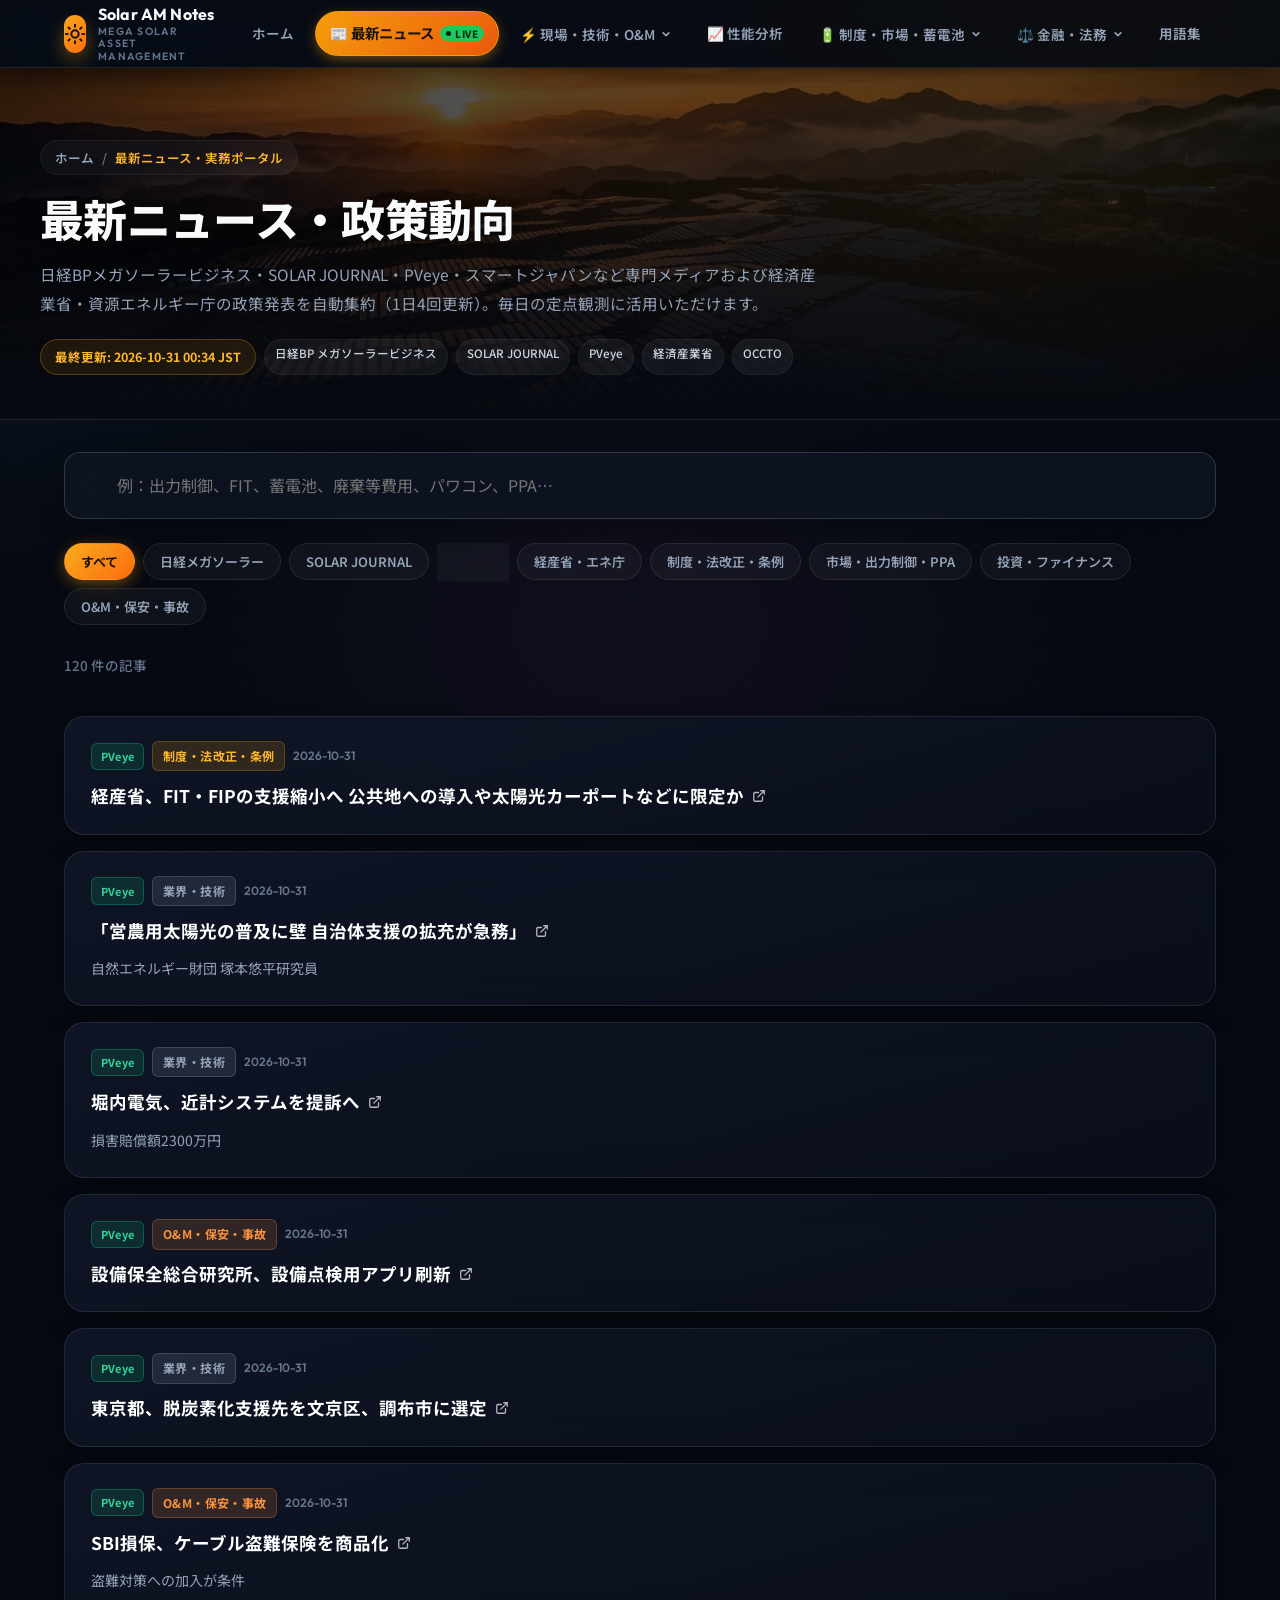
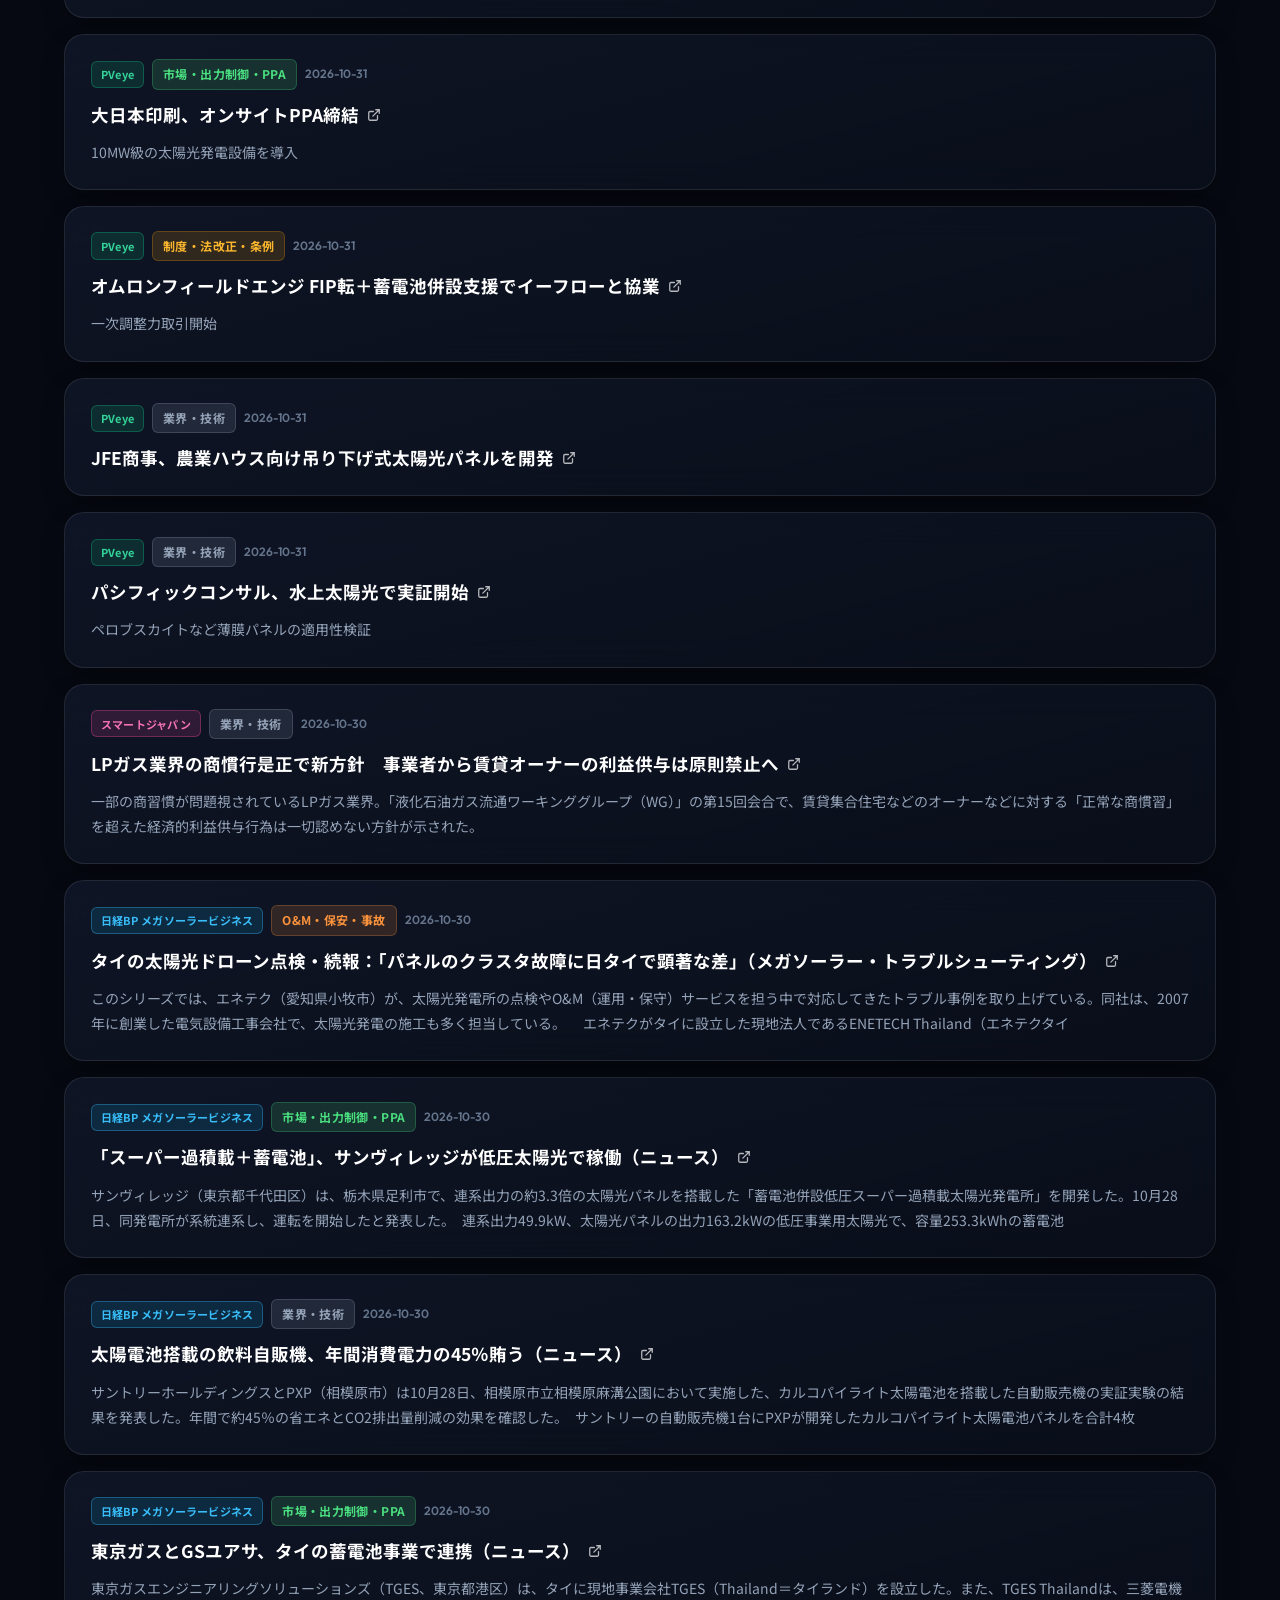
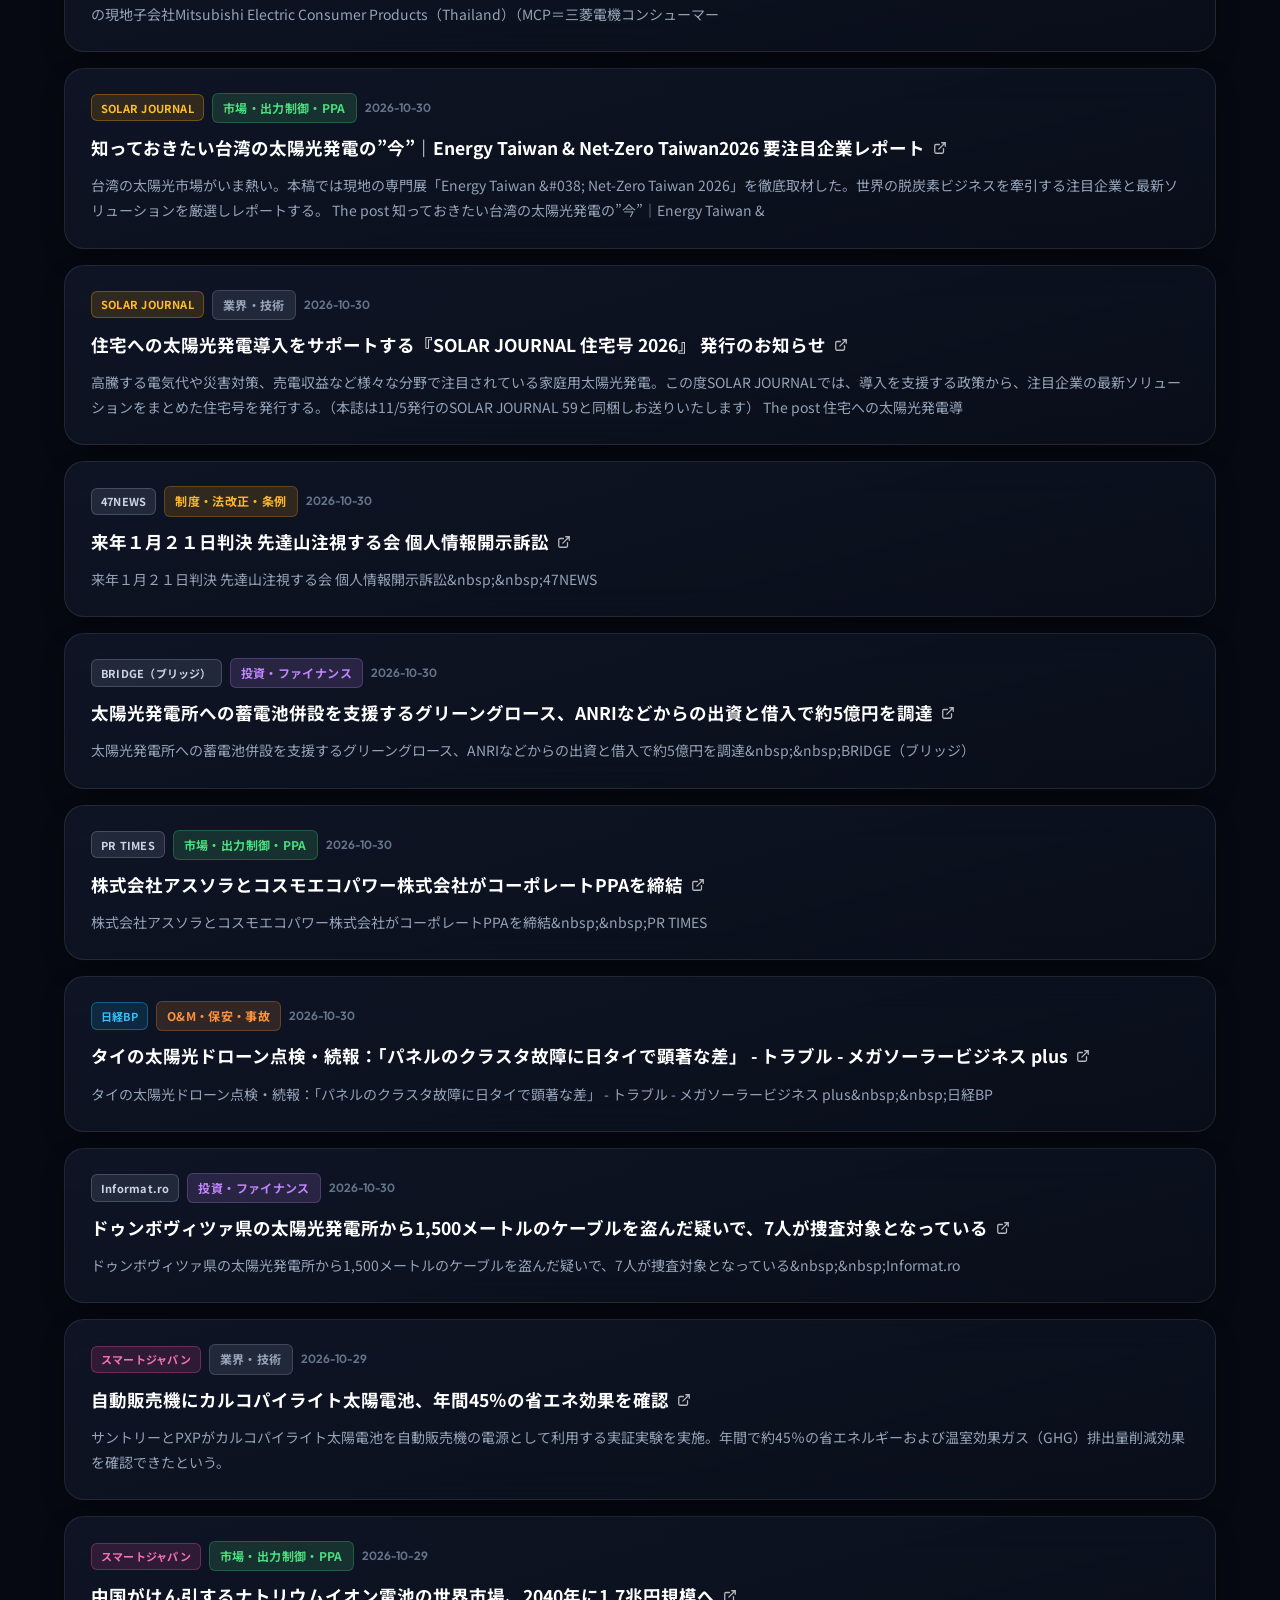
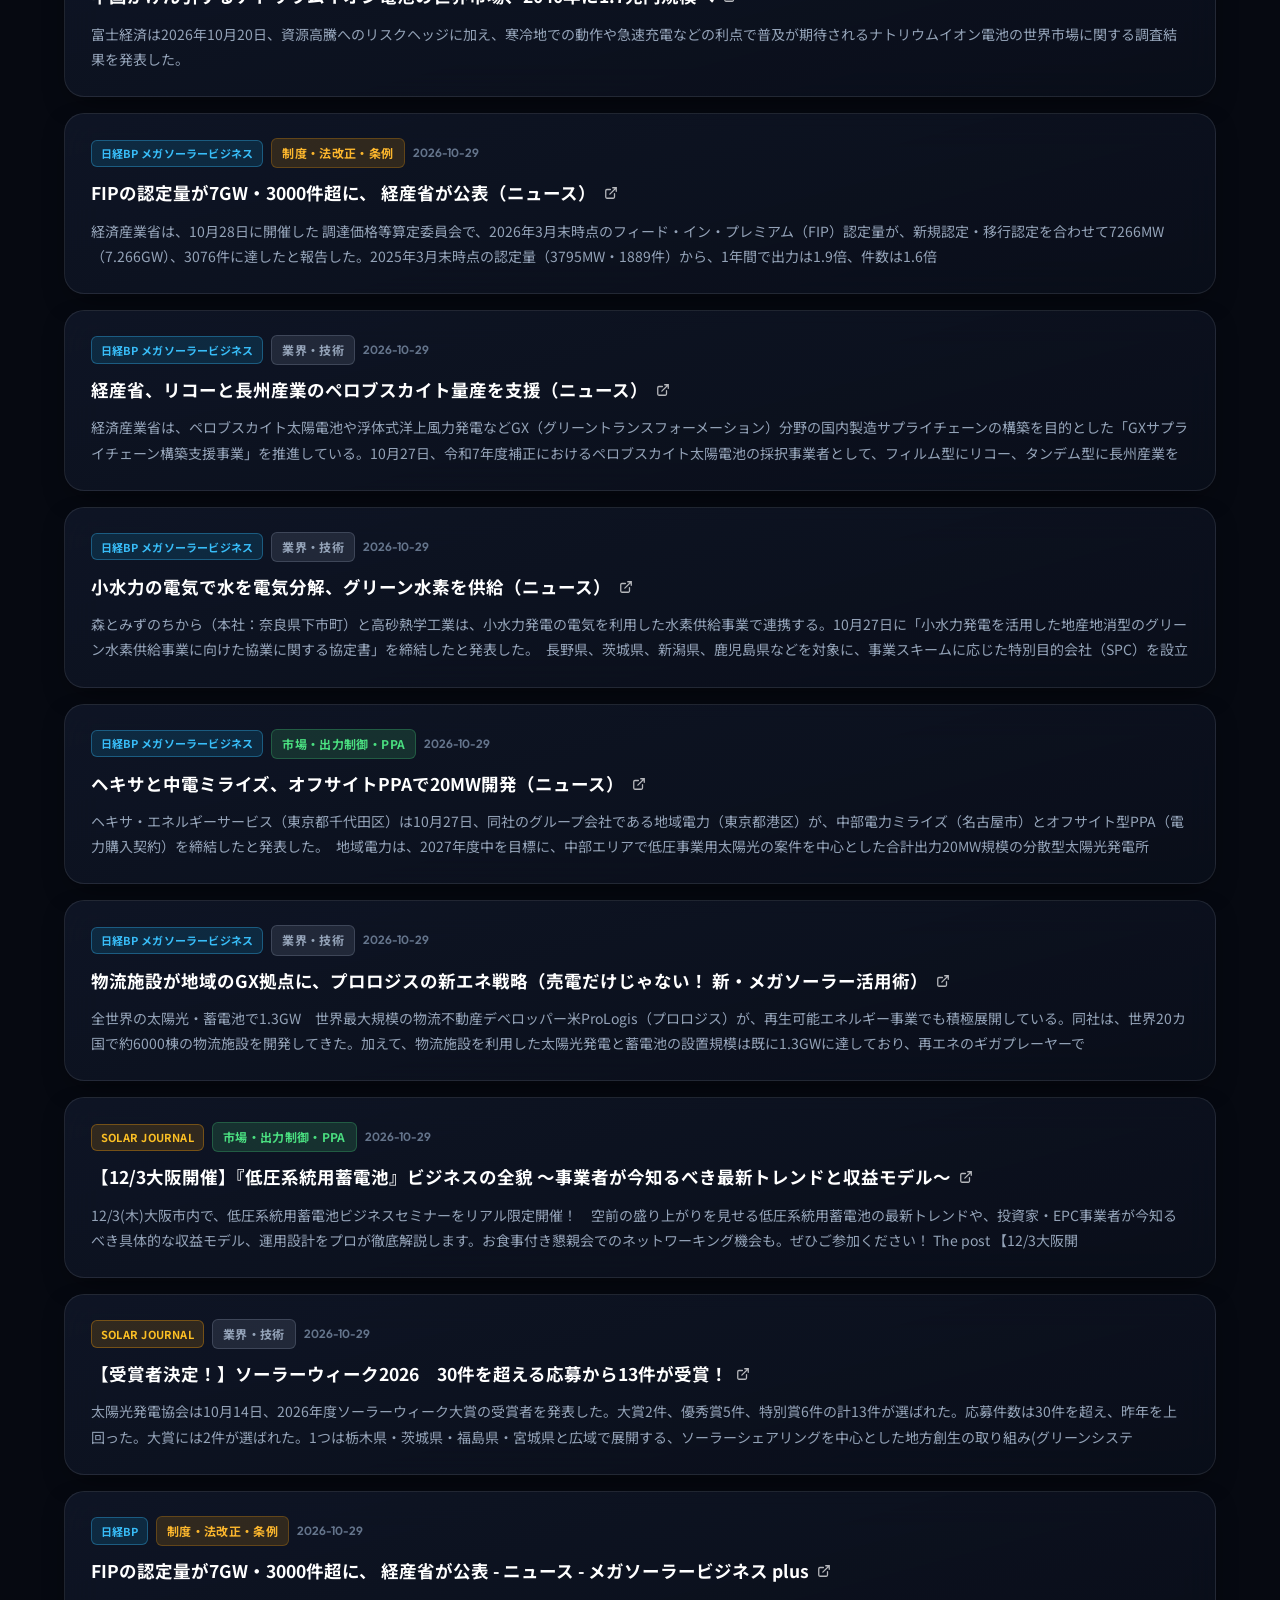
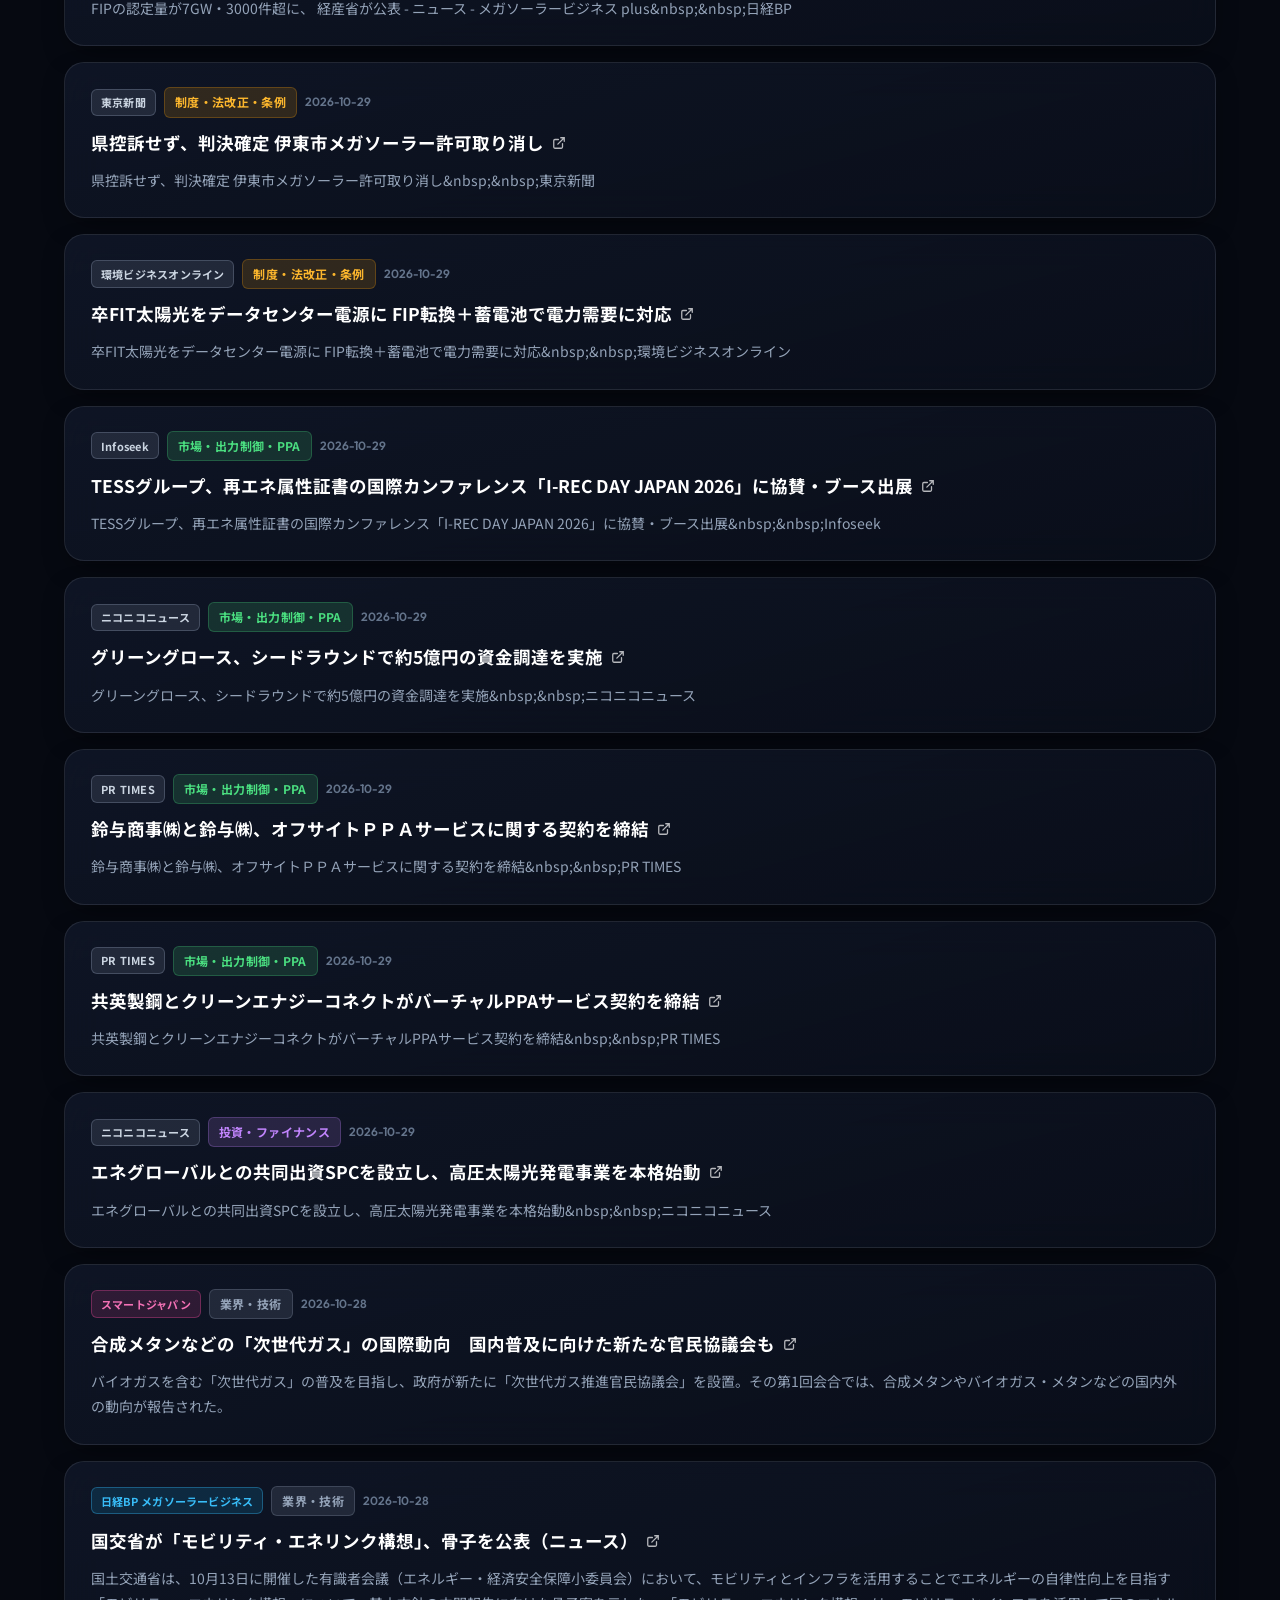
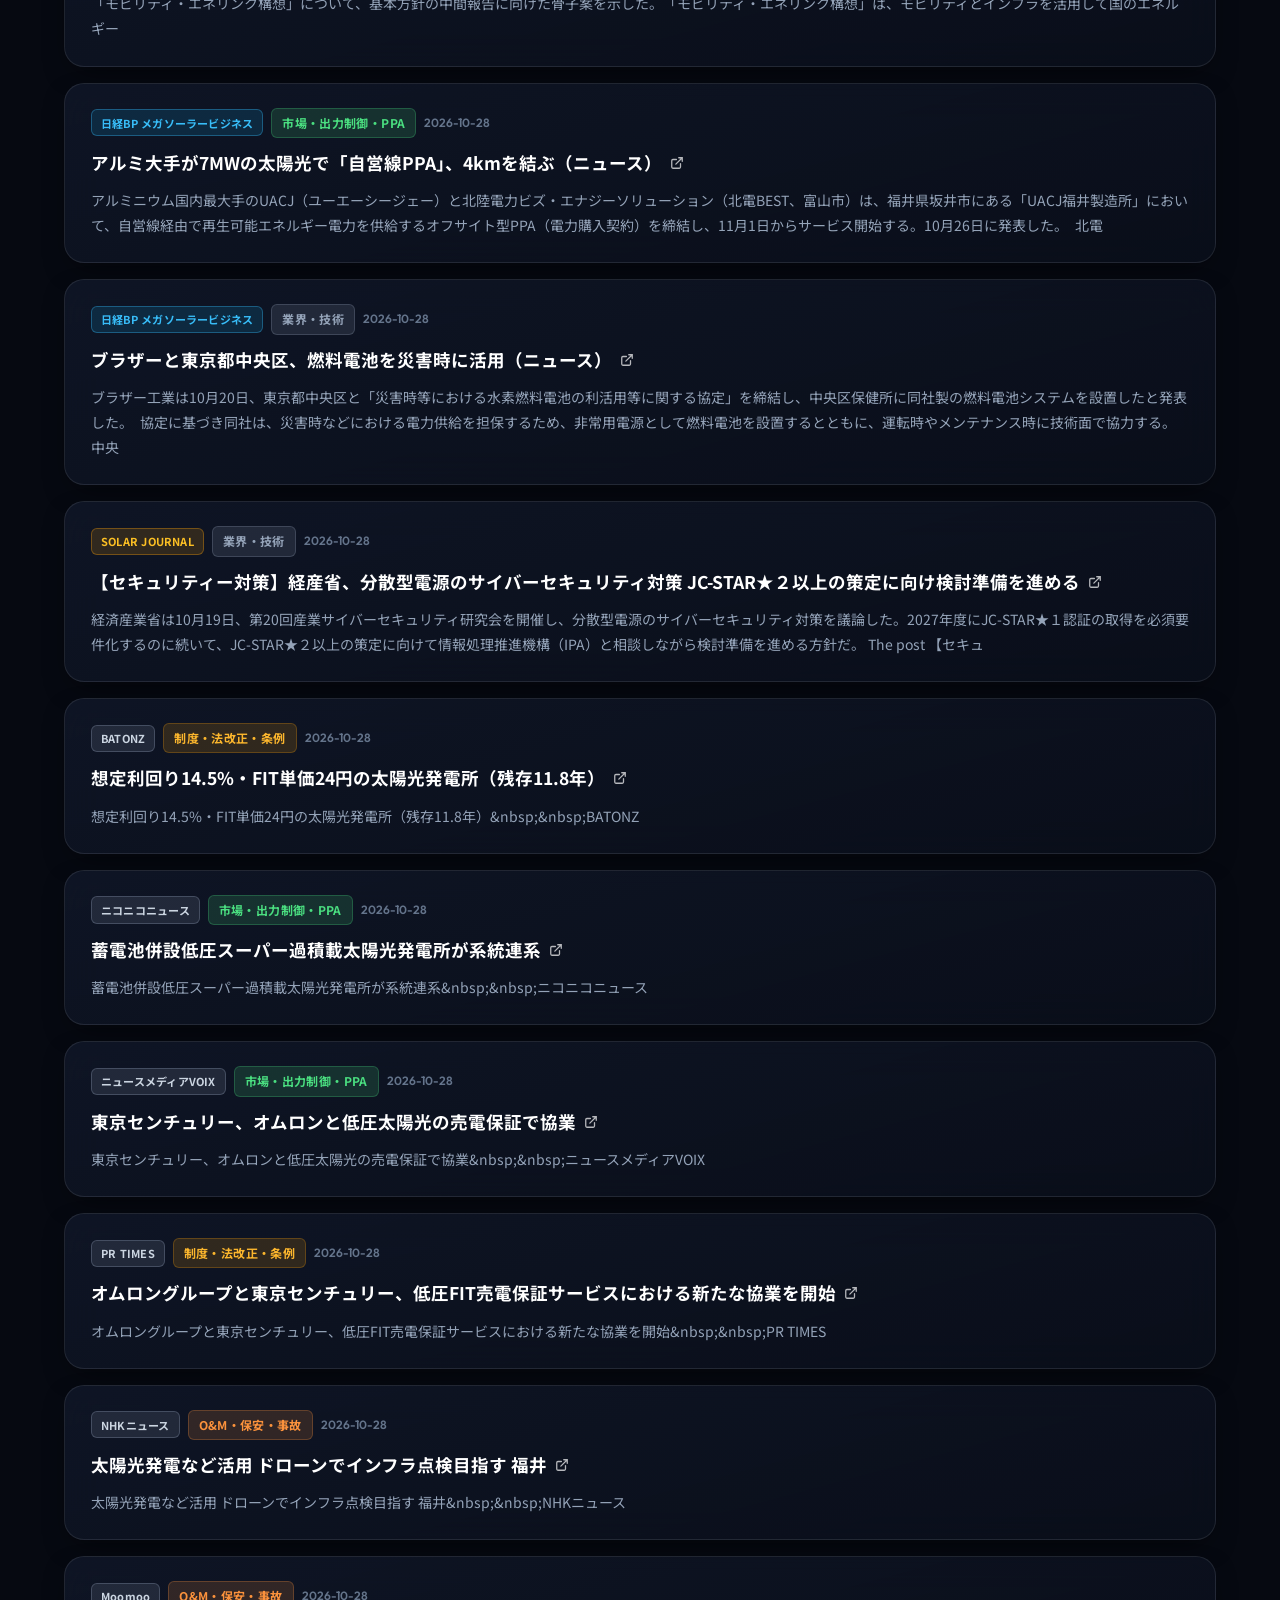
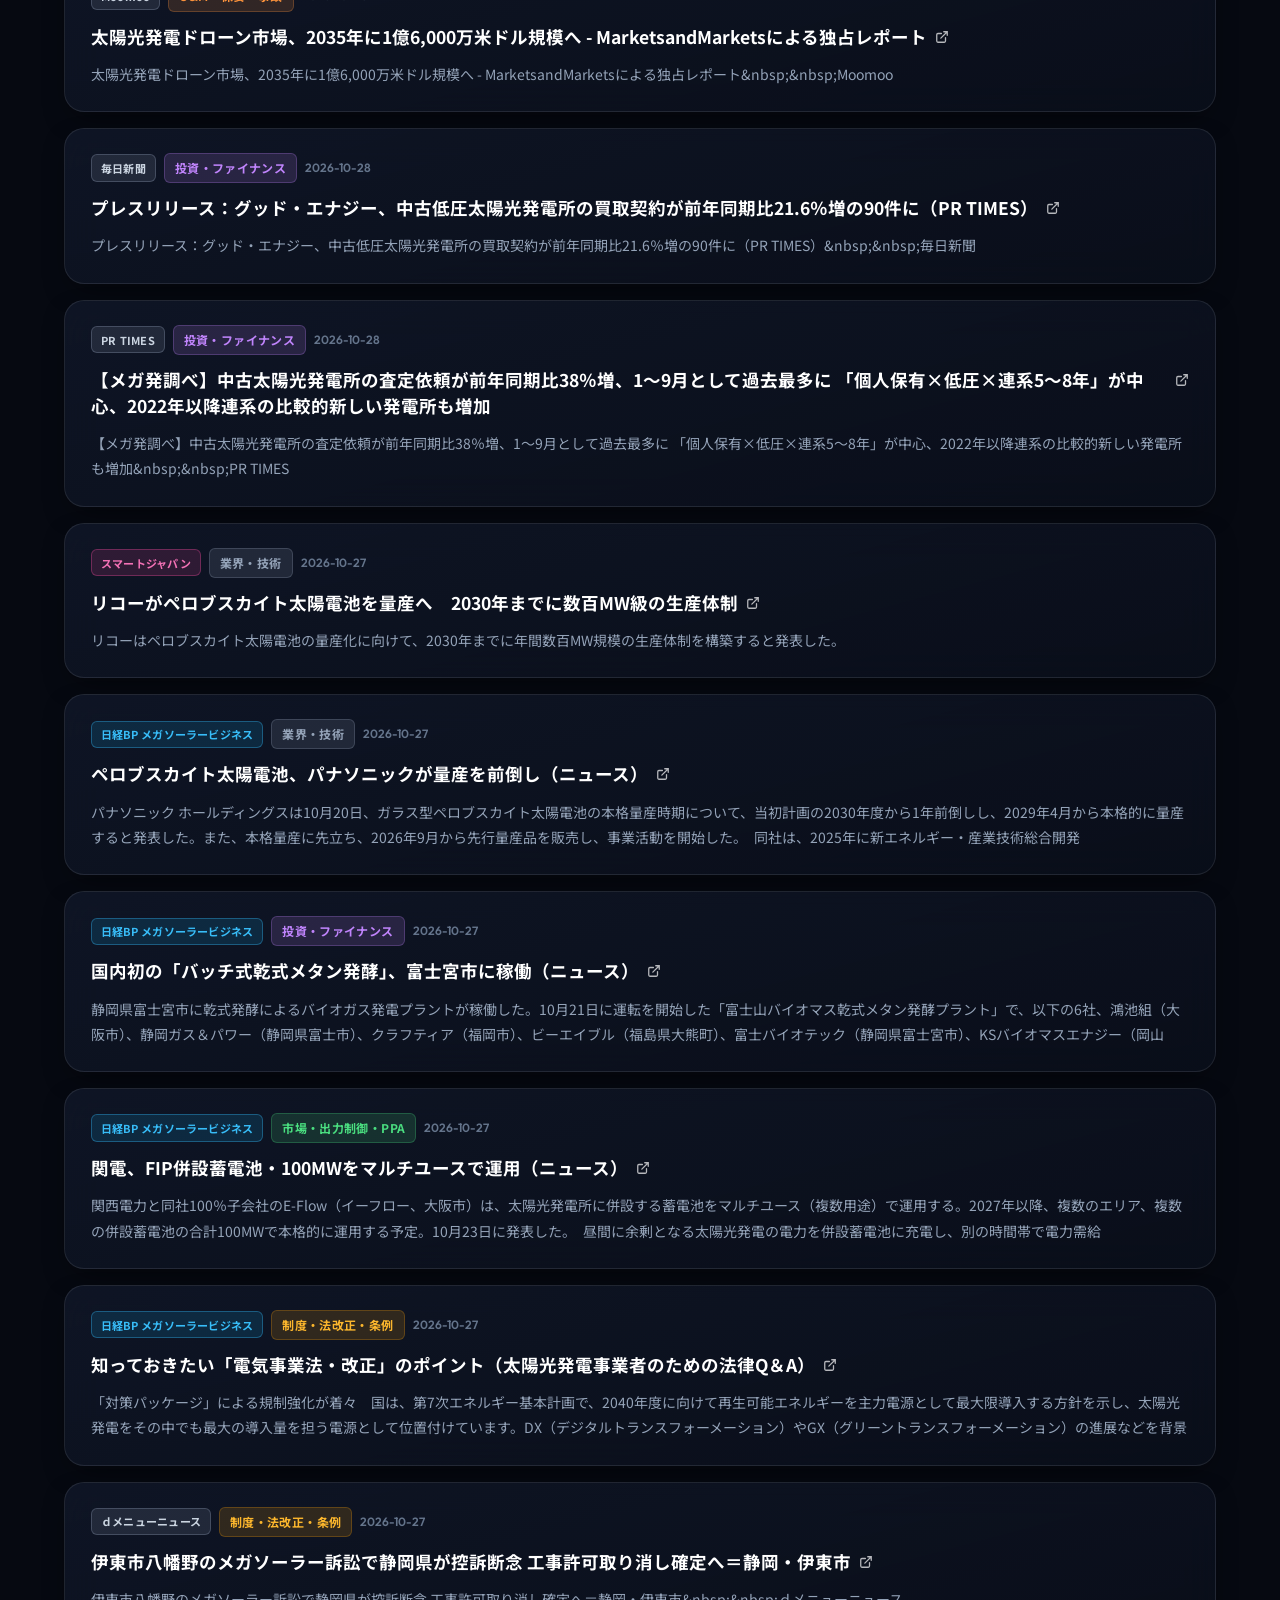
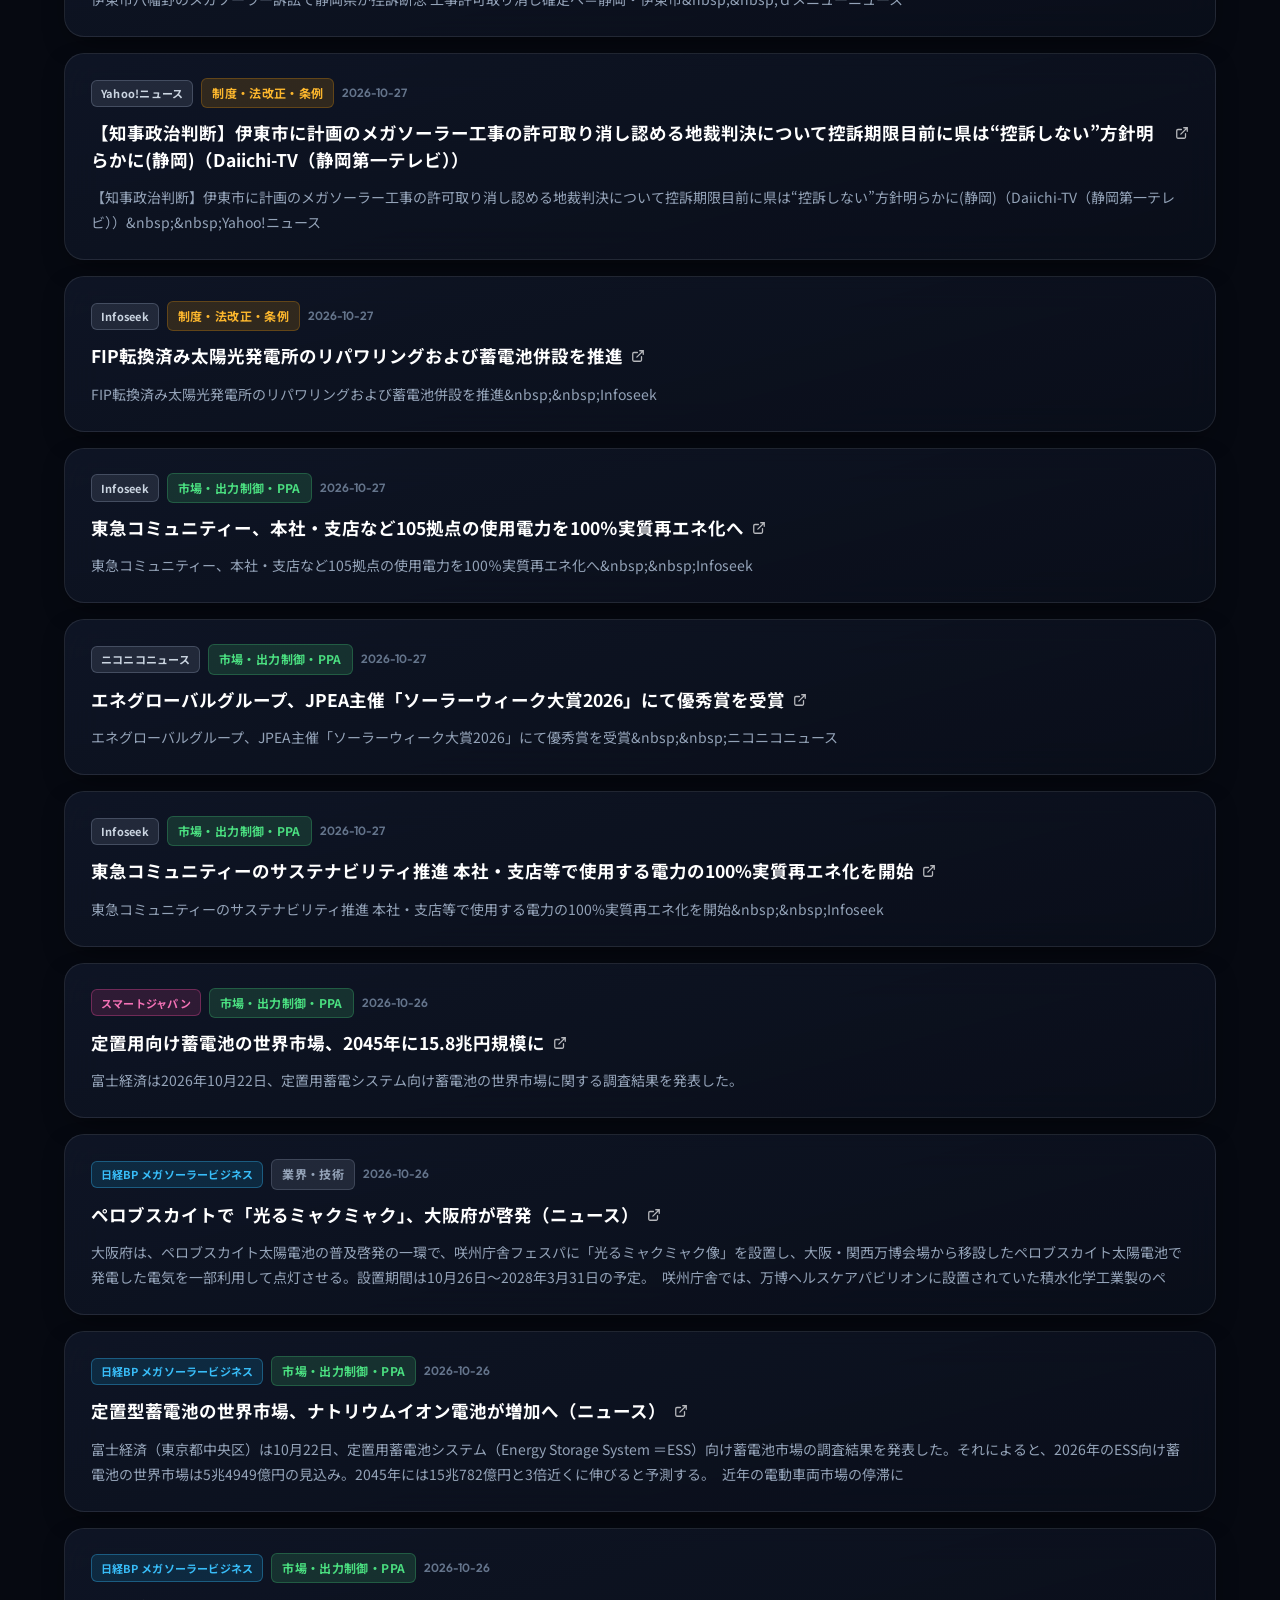
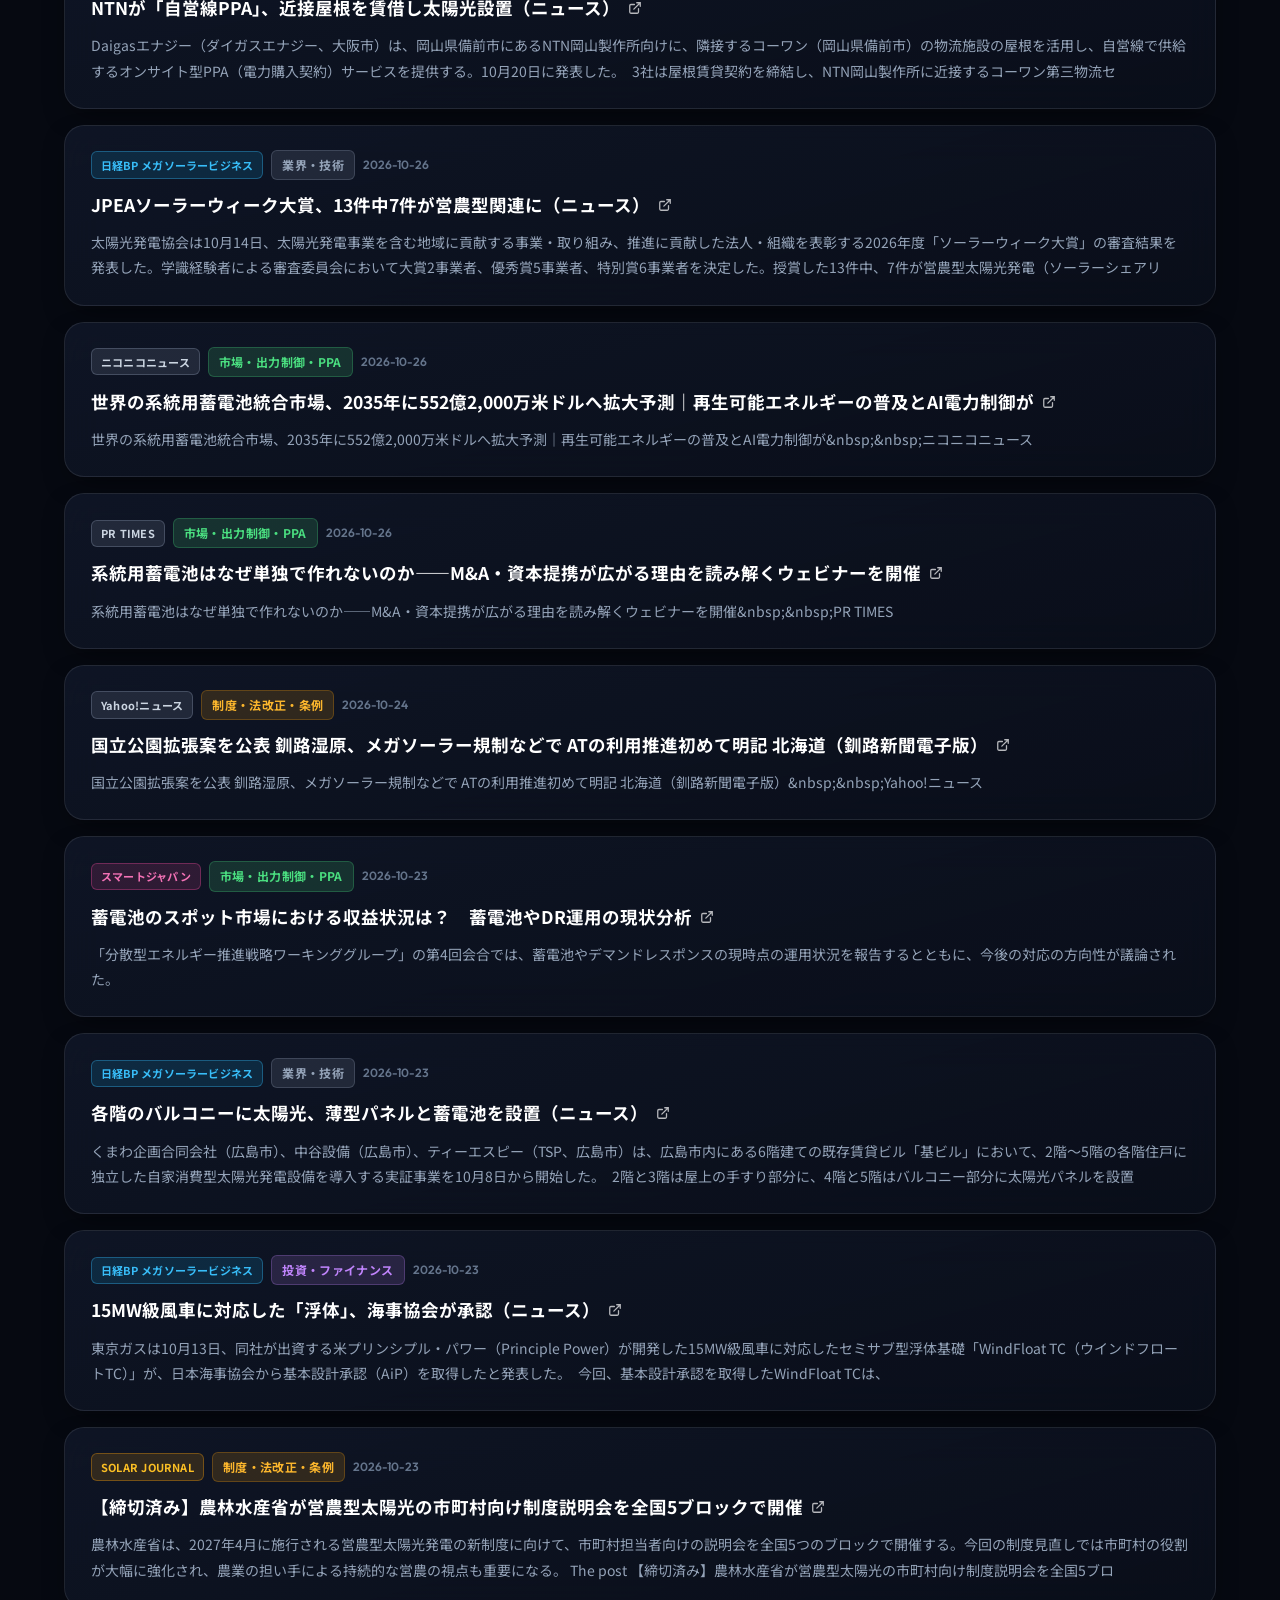
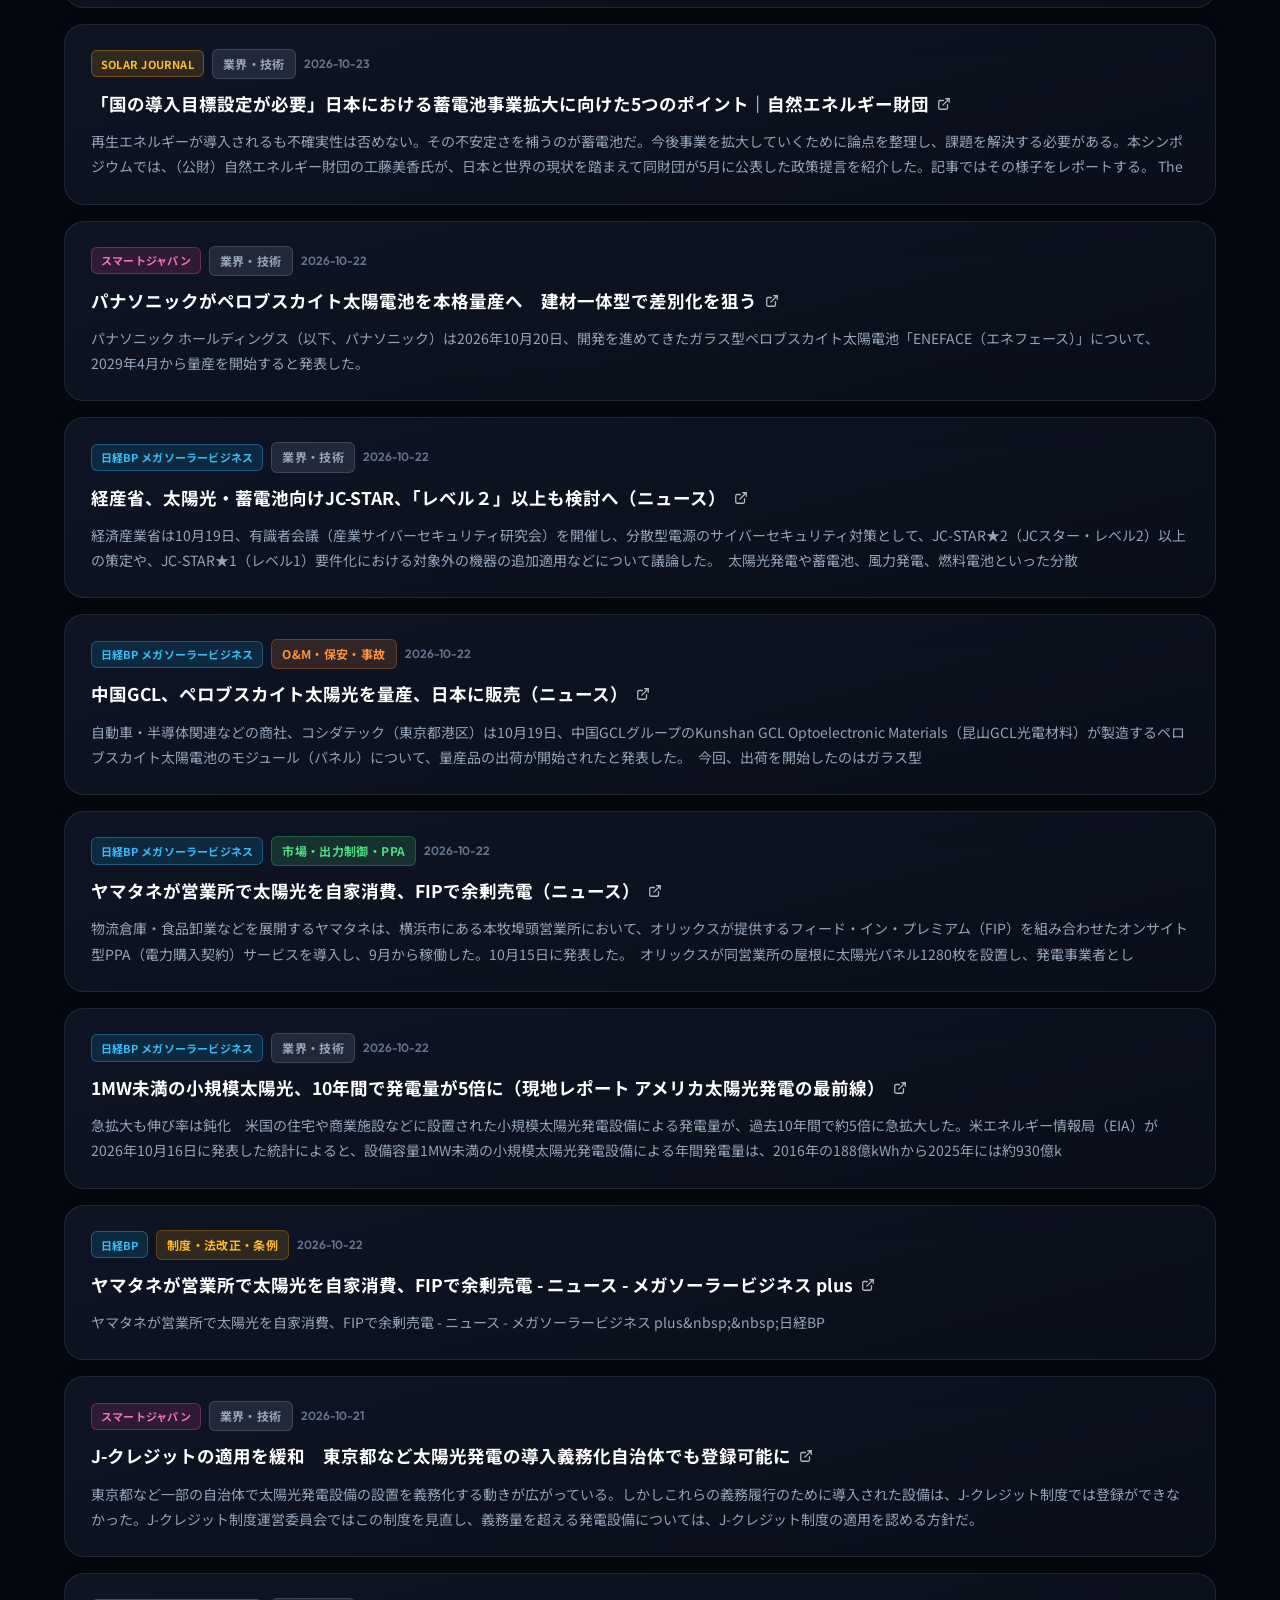
<file: notes/news.html>
<!DOCTYPE html>
<html lang="ja">
<head>
  <meta charset="UTF-8">
  <meta name="viewport" content="width=device-width, initial-scale=1, viewport-fit=cover">
  <title>最新ニュース・政策動向｜Solar AM Notes</title>
  <meta name="description" content="メガソーラー・再エネ関連の最新ニュースと政策動向。経済産業省・資源エネルギー庁、OCCTO、専門メディアなどの最新情報を自動収集。定点観測すべき審議会リンクも網羅。">
  <meta name="theme-color" content="#0b0f17">
  <link rel="icon" href="data:image/svg+xml,%3Csvg xmlns='http://www.w3.org/2000/svg' viewBox='0 0 64 64'%3E%3Crect width='64' height='64' rx='16' fill='%23f7931e'/%3E%3Ccircle cx='32' cy='32' r='11' fill='%231a1206'/%3E%3C/svg%3E">
  <link rel="preconnect" href="https://fonts.googleapis.com">
  <link rel="preconnect" href="https://fonts.gstatic.com" crossorigin>
  <link href="https://fonts.googleapis.com/css2?family=Noto+Sans+JP:wght@400;500;700;800&family=Outfit:wght@500;600;700;800&family=JetBrains+Mono:wght@500&display=swap" rel="stylesheet">
  <meta http-equiv="refresh" content="0;url=../news.html">
  <script>location.replace("../news.html");</script>
  <link rel="canonical" href="../news.html">
  <link rel="stylesheet" href="../assets/css/style.css">
</head>
<body data-root="../" data-page="news">
  <div class="progress" id="progress"></div>

  <header class="site-header">
    <div class="header-inner">
      <a class="brand" href="../index.html" aria-label="Solar AM Notes ホーム">
        <span class="brand-logo"><svg viewBox="0 0 24 24" fill="none" stroke="#1a1206" stroke-width="2.2" stroke-linecap="round"><circle cx="12" cy="12" r="4"/><path d="M12 2v2M12 20v2M4.9 4.9l1.4 1.4M17.7 17.7l1.4 1.4M2 12h2M20 12h2M4.9 19.1l1.4-1.4M17.7 6.3l1.4-1.4"/></svg></span>
        <span>Solar AM Notes<small>MEGA SOLAR ASSET MANAGEMENT</small></span>
      </a>
      <button class="nav-toggle" id="nav-toggle" aria-label="メニューを開く" aria-expanded="false" aria-controls="site-nav"><span></span></button>
      <nav class="nav" id="site-nav" aria-label="メインナビゲーション"></nav>
    </div>
  </header>

  <main>
    <section class="page-hero">
      <div class="page-hero-inner">
        <nav class="breadcrumb" aria-label="パンくずリスト"><a href="../index.html">ホーム</a><span>/</span><span>最新ニュース・実務ポータル</span></nav>
        <h1>最新ニュース・政策動向</h1>
        <p>日経BPメガソーラービジネス・SOLAR JOURNAL・PVeye・スマートジャパンなど専門メディアおよび経済産業省・資源エネルギー庁の政策発表を自動集約（1日4回更新）。毎日の定点観測に活用いただけます。</p>
        <div class="meta">
          <span class="update-badge" id="news-updated">毎日自動更新中</span>
          <span class="tag">日経BP メガソーラービジネス</span><span class="tag">SOLAR JOURNAL</span><span class="tag">PVeye</span><span class="tag">経済産業省</span><span class="tag">OCCTO</span>
        </div>
      </div>
    </section>

    <div class="section" style="padding-top:32px">
      <!-- 検索とカテゴリフィルタ -->
      <div class="search-box">
        <svg viewBox="0 0 24 24" fill="none" stroke="currentColor" stroke-width="2" stroke-linecap="round"><circle cx="11" cy="11" r="7"/><path d="M20 20l-3.5-3.5"/></svg>
        <input type="search" id="news-search" placeholder="例：出力制御、FIT、蓄電池、廃棄等費用、パワコン、PPA…" aria-label="ニュースを検索" autocomplete="off">
      </div>

      <div class="filter-chips" role="group" aria-label="メディア・カテゴリで絞り込み">
        <button class="chip news-chip active" data-filter="all">すべて</button>
        <button class="chip news-chip" data-filter="source-nikkei">日経メガソーラー</button>
        <button class="chip news-chip" data-filter="source-sj">SOLAR JOURNAL</button>
        <button class="chip news-chip" data-filter="source-pveye">PVeye</button>
        <button class="chip news-chip" data-filter="meti">経産省・エネ庁</button>
        <button class="chip news-chip" data-filter="policy">制度・法改正・条例</button>
        <button class="chip news-chip" data-filter="market">市場・出力制御・PPA</button>
        <button class="chip news-chip" data-filter="finance">投資・ファイナンス</button>
        <button class="chip news-chip" data-filter="om_tech">O&amp;M・保安・事故</button>
      </div>

      <div class="news-header-meta">
        <span class="count" id="news-count" aria-live="polite">読み込み中...</span>
      </div>

      <!-- ニュースフィード一覧 -->
      <div class="news-cards" id="news-cards">
        <p style="color:var(--text-sub);padding:30px;text-align:center;">ニュースを読み込んでいます...</p>
      </div>
      <p class="empty" id="news-empty">該当するニュースが見つかりませんでした。</p>

      <!-- 実務情報収集ポータル 完全マップ -->
      <section style="margin-top:72px" id="monitoring-sources">
        <div class="section-head">
          <span class="kicker" style="color: #38bdf8;">Comprehensive Monitoring Hub</span>
          <h2>太陽光・蓄電池 実務情報収集ポータル（公式一次情報源完全網羅）</h2>
          <p>アセットマネジメント（AM）・発電所運営で毎日・定期的に定点観測すべき、全国10エリア「でんき予報・出力制御情報」、政府各省庁・重要審議会、卸電力市場・気象データへの直行ハブです。</p>
        </div>

        <!-- カテゴリ1: でんき予報・再エネ出力制御（全国10エリア） -->
        <div style="margin-top: 36px;">
          <h3 style="font-size: 1.25rem; font-weight: 700; color: #38bdf8; display: flex; align-items: center; gap: 8px; margin-bottom: 12px;">
            <span>⚡</span> 【でんき予報 ＆ 再生可能エネルギー出力制御速報】全国10送配電エリア
          </h3>
          <p style="color: var(--text-sub); font-size: 0.9rem; margin-bottom: 18px;">
            売電収入に直結する出力制御の翌日・当日見通し、オフライン/オンライン制御スケジュール、エリア需給バランス実績を毎朝確認するための公式ポータルです。
          </p>

          <div class="sources-grid">
            <!-- 送配電網協議会 -->
            <a class="source-card" href="https://www.tdgc.jp/" target="_blank" rel="noopener noreferrer">
              <b>送配電網協議会（TDGC） <svg width="14" height="14" viewBox="0 0 24 24" fill="none" stroke="currentColor" stroke-width="2"><path d="M18 13v6a2 2 0 0 1-2 2H5a2 2 0 0 1-2-2V8a2 2 0 0 1 2-2h6M15 3h6v6M10 14L21 3"/></svg></b>
              <span class="source-badge" style="background: rgba(56,189,248,0.15); color: #38bdf8;">全国統合</span>
              <p>全国の再エネ出力制御見通し統合情報、出力制御抑制に向けた広域連系・揚水運転の総合取組レポート。</p>
            </a>

            <!-- 東京電力PG -->
            <a class="source-card" href="https://www.tepco.co.jp/forecast/" target="_blank" rel="noopener noreferrer">
              <b>東京電力パワーグリッド でんき予報 <svg width="14" height="14" viewBox="0 0 24 24" fill="none" stroke="currentColor" stroke-width="2"><path d="M18 13v6a2 2 0 0 1-2 2H5a2 2 0 0 1-2-2V8a2 2 0 0 1 2-2h6M15 3h6v6M10 14L21 3"/></svg></b>
              <span class="source-badge" style="background: rgba(247,147,30,0.15); color: #f7931e;">東京エリア</span>
              <p>需給状況・使用率グラフ、再エネ出力制御の見通し（3日先・前日・当日）、事業者向け指示情報。</p>
            </a>

            <!-- 関西電力送配電 -->
            <a class="source-card" href="https://www.kansai-td.co.jp/denkiyoho/" target="_blank" rel="noopener noreferrer">
              <b>関西電力送配電 でんき予報 <svg width="14" height="14" viewBox="0 0 24 24" fill="none" stroke="currentColor" stroke-width="2"><path d="M18 13v6a2 2 0 0 1-2 2H5a2 2 0 0 1-2-2V8a2 2 0 0 1 2-2h6M15 3h6v6M10 14L21 3"/></svg></b>
              <span class="source-badge" style="background: rgba(247,147,30,0.15); color: #f7931e;">関西エリア</span>
              <p>当日の電力需給実績・予備率速報、再生可能エネルギー出力制御の見通し・高圧特高指示実績。</p>
            </a>

            <!-- 九州電力送配電 -->
            <a class="source-card" href="https://www.kyuden.co.jp/td_power_usages/pc.html" target="_blank" rel="noopener noreferrer">
              <b>九州電力送配電 でんき予報・出力制御 <svg width="14" height="14" viewBox="0 0 24 24" fill="none" stroke="currentColor" stroke-width="2"><path d="M18 13v6a2 2 0 0 1-2 2H5a2 2 0 0 1-2-2V8a2 2 0 0 1 2-2h6M15 3h6v6M10 14L21 3"/></svg></b>
              <span class="source-badge" style="background: rgba(239,68,68,0.15); color: #ef4444;">最頻出エリア</span>
              <p>全国最大の抑制実績。翌日出力制御指示速報、オンライン制御スケジュール、関門連系線潮流状況。</p>
            </a>

            <!-- 中部電力PG -->
            <a class="source-card" href="https://powergrid.chubu.co.jp/denkiyoho/" target="_blank" rel="noopener noreferrer">
              <b>中部電力パワーグリッド でんき予報 <svg width="14" height="14" viewBox="0 0 24 24" fill="none" stroke="currentColor" stroke-width="2"><path d="M18 13v6a2 2 0 0 1-2 2H5a2 2 0 0 1-2-2V8a2 2 0 0 1 2-2h6M15 3h6v6M10 14L21 3"/></svg></b>
              <span class="source-badge" style="background: rgba(247,147,30,0.15); color: #f7931e;">中部エリア</span>
              <p>需給状況グラフ、再エネ出力制御の見通し、50/60Hz周波数変換所（FC）連系線活用状況。</p>
            </a>

            <!-- 東北電力NW -->
            <a class="source-card" href="https://nw.tohoku-epco.co.jp/forecast/" target="_blank" rel="noopener noreferrer">
              <b>東北電力ネットワーク でんき予報 <svg width="14" height="14" viewBox="0 0 24 24" fill="none" stroke="currentColor" stroke-width="2"><path d="M18 13v6a2 2 0 0 1-2 2H5a2 2 0 0 1-2-2V8a2 2 0 0 1 2-2h6M15 3h6v6M10 14L21 3"/></svg></b>
              <span class="source-badge" style="background: rgba(247,147,30,0.15); color: #f7931e;">東北エリア</span>
              <p>東北エリア電力需給実績、太陽光・風力出力制御の可能性および実施判断速報。</p>
            </a>

            <!-- 中国電力NW -->
            <a class="source-card" href="https://www.energia.co.jp/nw/jukyuu/" target="_blank" rel="noopener noreferrer">
              <b>中国電力ネットワーク 需給状況・でんき予報 <svg width="14" height="14" viewBox="0 0 24 24" fill="none" stroke="currentColor" stroke-width="2"><path d="M18 13v6a2 2 0 0 1-2 2H5a2 2 0 0 1-2-2V8a2 2 0 0 1 2-2h6M15 3h6v6M10 14L21 3"/></svg></b>
              <span class="source-badge" style="background: rgba(247,147,30,0.15); color: #f7931e;">中国エリア</span>
              <p>需給実績データ、再エネ出力制御見通し、オフライン事業者向けスケジュール配信。</p>
            </a>

            <!-- 四国電力送配電 -->
            <a class="source-card" href="https://www.yonden.co.jp/nw/denkiyoho/index.html" target="_blank" rel="noopener noreferrer">
              <b>四国電力送配電 でんき予報 <svg width="14" height="14" viewBox="0 0 24 24" fill="none" stroke="currentColor" stroke-width="2"><path d="M18 13v6a2 2 0 0 1-2 2H5a2 2 0 0 1-2-2V8a2 2 0 0 1 2-2h6M15 3h6v6M10 14L21 3"/></svg></b>
              <span class="source-badge" style="background: rgba(247,147,30,0.15); color: #f7931e;">四国エリア</span>
              <p>四国エリア需給実績、本四連系線（直流送電）の活用と再エネ出力制御判断公表。</p>
            </a>

            <!-- 北陸電力送配電 -->
            <a class="source-card" href="https://www.rikuden.co.jp/nw/denki-yoho/index.html" target="_blank" rel="noopener noreferrer">
              <b>北陸電力送配電 でんき予報 <svg width="14" height="14" viewBox="0 0 24 24" fill="none" stroke="currentColor" stroke-width="2"><path d="M18 13v6a2 2 0 0 1-2 2H5a2 2 0 0 1-2-2V8a2 2 0 0 1 2-2h6M15 3h6v6M10 14L21 3"/></svg></b>
              <span class="source-badge" style="background: rgba(247,147,30,0.15); color: #f7931e;">北陸エリア</span>
              <p>電力需給実績速報、軽負荷期における再エネ出力制御見通しおよび代理制御情報。</p>
            </a>

            <!-- 北海道電力NW -->
            <a class="source-card" href="https://www.hepco.co.jp/network/renewable_energy/fixedprice_purchase/syutsuryokuseigyo.html" target="_blank" rel="noopener noreferrer">
              <b>北海道電力ネットワーク 出力制御・需給情報 <svg width="14" height="14" viewBox="0 0 24 24" fill="none" stroke="currentColor" stroke-width="2"><path d="M18 13v6a2 2 0 0 1-2 2H5a2 2 0 0 1-2-2V8a2 2 0 0 1 2-2h6M15 3h6v6M10 14L21 3"/></svg></b>
              <span class="source-badge" style="background: rgba(247,147,30,0.15); color: #f7931e;">北海道エリア</span>
              <p>北本連系線を踏まえた需給調整、大規模太陽光・風力に対する出力制御運用方針。</p>
            </a>

            <!-- 沖縄電力 -->
            <a class="source-card" href="https://www.okiden.co.jp/denki/" target="_blank" rel="noopener noreferrer">
              <b>沖縄電力 でんき予報・出力制御情報 <svg width="14" height="14" viewBox="0 0 24 24" fill="none" stroke="currentColor" stroke-width="2"><path d="M18 13v6a2 2 0 0 1-2 2H5a2 2 0 0 1-2-2V8a2 2 0 0 1 2-2h6M15 3h6v6M10 14L21 3"/></svg></b>
              <span class="source-badge" style="background: rgba(247,147,30,0.15); color: #f7931e;">沖縄エリア</span>
              <p>本土連系線のない独立系統における再エネ受入限界、バイオマス・太陽光出力制御。</p>
            </a>

            <!-- OCCTO需給 -->
            <a class="source-card" href="https://www.occto.or.jp/" target="_blank" rel="noopener noreferrer">
              <b>OCCTO 電力需給状況・広域予備率公表 <svg width="14" height="14" viewBox="0 0 24 24" fill="none" stroke="currentColor" stroke-width="2"><path d="M18 13v6a2 2 0 0 1-2 2H5a2 2 0 0 1-2-2V8a2 2 0 0 1 2-2h6M15 3h6v6M10 14L21 3"/></svg></b>
              <span class="source-badge" style="background: rgba(56,189,248,0.15); color: #38bdf8;">広域機関</span>
              <p>全国10エリアの予備率ブロック監視、需給ひっ迫注意報/警報、融通指示の速報。</p>
            </a>
          </div>
        </div>

        <!-- カテゴリ2: 政府・官公庁・審議会（政策・制度設計の最上流） -->
        <div style="margin-top: 48px;">
          <h3 style="font-size: 1.25rem; font-weight: 700; color: #4ade80; display: flex; align-items: center; gap: 8px; margin-bottom: 12px;">
            <span>🏛️</span> 【政府・官公庁・重要審議会】政策・FIT/FIP・保安・環境規制の意思決定一次情報
          </h3>
          <p style="color: var(--text-sub); font-size: 0.9rem; margin-bottom: 18px;">
            次年度の買取価格、法改正、保安解釈改訂、環境アセス・盛土規制などの制度変更が「決定される前」の議論プロセスを追うための公式リンクです。
          </p>

          <div class="sources-grid">
            <!-- 算定委 -->
            <a class="source-card" href="https://www.meti.go.jp/shingikai/santeii/index.html" target="_blank" rel="noopener noreferrer">
              <b>調達価格等算定委員会（経済産業省） <svg width="14" height="14" viewBox="0 0 24 24" fill="none" stroke="currentColor" stroke-width="2"><path d="M18 13v6a2 2 0 0 1-2 2H5a2 2 0 0 1-2-2V8a2 2 0 0 1 2-2h6M15 3h6v6M10 14L21 3"/></svg></b>
              <span class="source-badge" style="background: rgba(74,222,128,0.15); color: #4ade80;">経産省・年次決定</span>
              <p>翌年度のFIT調達価格・FIP基準価格、入札対象規模、適正利潤率（IRR設定）、廃棄等費用積立基準を決定。</p>
            </a>

            <!-- 再エネ大量導入小委 -->
            <a class="source-card" href="https://www.meti.go.jp/shingikai/enecho/denki_gas/saisei_kano/index.html" target="_blank" rel="noopener noreferrer">
              <b>再エネ大量導入・次世代電力NW小委員会 <svg width="14" height="14" viewBox="0 0 24 24" fill="none" stroke="currentColor" stroke-width="2"><path d="M18 13v6a2 2 0 0 1-2 2H5a2 2 0 0 1-2-2V8a2 2 0 0 1 2-2h6M15 3h6v6M10 14L21 3"/></svg></b>
              <span class="source-badge" style="background: rgba(74,222,128,0.15); color: #4ade80;">系統・制度改革</span>
              <p>ノンファーム型接続の拡大、出力制御の公平性指針見直し、系統用蓄電池の連系ルール、次世代グリッド政策。</p>
            </a>

            <!-- 電力・ガス基本政策小委 -->
            <a class="source-card" href="https://www.meti.go.jp/shingikai/enecho/denki_gas/denki_gas/index.html" target="_blank" rel="noopener noreferrer">
              <b>電力・ガス基本政策小委員会 <svg width="14" height="14" viewBox="0 0 24 24" fill="none" stroke="currentColor" stroke-width="2"><path d="M18 13v6a2 2 0 0 1-2 2H5a2 2 0 0 1-2-2V8a2 2 0 0 1 2-2h6M15 3h6v6M10 14L21 3"/></svg></b>
              <span class="source-badge" style="background: rgba(74,222,128,0.15); color: #4ade80;">市場構造改革</span>
              <p>容量市場、需給調整市場、ベースロード市場の設計、卸電力取引の流動性確保、電力システム改革の検証。</p>
            </a>

            <!-- 産業保安 電力安全小委 -->
            <a class="source-card" href="https://www.meti.go.jp/policy/safety_security/industrial_safety/sangyo/electric/index.html" target="_blank" rel="noopener noreferrer">
              <b>経産省 産業保安グループ（電力安全課） <svg width="14" height="14" viewBox="0 0 24 24" fill="none" stroke="currentColor" stroke-width="2"><path d="M18 13v6a2 2 0 0 1-2 2H5a2 2 0 0 1-2-2V8a2 2 0 0 1 2-2h6M15 3h6v6M10 14L21 3"/></svg></b>
              <span class="source-badge" style="background: rgba(74,222,128,0.15); color: #4ade80;">保安基準・安全規制</span>
              <p>電気事業法電技解釈、小規模事業用電気工作物の使用前自己確認届出、太陽電池安全WG、サイバーセキュリティ基準。</p>
            </a>

            <!-- なっとく！再エネ -->
            <a class="source-card" href="https://www.enecho.meti.go.jp/category/saving_and_new/saiene/kaitori/index.html" target="_blank" rel="noopener noreferrer">
              <b>資源エネルギー庁「なっとく！再生可能エネルギー」 <svg width="14" height="14" viewBox="0 0 24 24" fill="none" stroke="currentColor" stroke-width="2"><path d="M18 13v6a2 2 0 0 1-2 2H5a2 2 0 0 1-2-2V8a2 2 0 0 1 2-2h6M15 3h6v6M10 14L21 3"/></svg></b>
              <span class="source-badge" style="background: rgba(74,222,128,0.15); color: #4ade80;">公式ポータル</span>
              <p>FIT/FIP事業計画認定基準、説明会ガイドライン、廃棄等費用積立制度、定期報告電子申請システム。</p>
            </a>

            <!-- 内閣府 タスクフォース -->
            <a class="source-card" href="https://www8.cao.go.jp/kisei-kaikaku/kisei/conference/energy/energy-index.html" target="_blank" rel="noopener noreferrer">
              <b>内閣府 再生可能エネルギー規制総点検TF <svg width="14" height="14" viewBox="0 0 24 24" fill="none" stroke="currentColor" stroke-width="2"><path d="M18 13v6a2 2 0 0 1-2 2H5a2 2 0 0 1-2-2V8a2 2 0 0 1 2-2h6M15 3h6v6M10 14L21 3"/></svg></b>
              <span class="source-badge" style="background: rgba(74,222,128,0.15); color: #4ade80;">内閣府・規制緩和</span>
              <p>系統接続拒否・高額負担金問題、自治体条例規制、農地転用規制緩和など、規制改革の最前線議論録。</p>
            </a>

            <!-- 環境省 脱炭素ポータル -->
            <a class="source-card" href="https://www.env.go.jp/earth/ondanka/index.html" target="_blank" rel="noopener noreferrer">
              <b>環境省 地球環境局（脱炭素ポータル・PPA） <svg width="14" height="14" viewBox="0 0 24 24" fill="none" stroke="currentColor" stroke-width="2"><path d="M18 13v6a2 2 0 0 1-2 2H5a2 2 0 0 1-2-2V8a2 2 0 0 1 2-2h6M15 3h6v6M10 14L21 3"/></svg></b>
              <span class="source-badge" style="background: rgba(74,222,128,0.15); color: #4ade80;">環境省・PPA</span>
              <p>自治体・企業向けPPA導入手引き、ソーラーカーポート事例集、環境配慮GL、太陽光パネルリサイクル第三版。</p>
            </a>

            <!-- 農水省 営農型太陽光 -->
            <a class="source-card" href="https://www.maff.go.jp/j/nousin/noukei/totiriyo/einogata.html" target="_blank" rel="noopener noreferrer">
              <b>農林水産省 営農型太陽光発電（農地転用） <svg width="14" height="14" viewBox="0 0 24 24" fill="none" stroke="currentColor" stroke-width="2"><path d="M18 13v6a2 2 0 0 1-2 2H5a2 2 0 0 1-2-2V8a2 2 0 0 1 2-2h6M15 3h6v6M10 14L21 3"/></svg></b>
              <span class="source-badge" style="background: rgba(74,222,128,0.15); color: #4ade80;">農水省・農地法</span>
              <p>農地法に基づく一時転用許可基準（令和6年施行新ガイドライン）、営農継続確認、下部農地単収8割基準。</p>
            </a>

            <!-- 林野庁 林地開発 -->
            <a class="source-card" href="https://www.rinya.maff.go.jp/j/tisan/tisan/attach/pdf/con_4_6_1-51.pdf" target="_blank" rel="noopener noreferrer">
              <b>林野庁 太陽光発電に係る林地開発許可基準 <svg width="14" height="14" viewBox="0 0 24 24" fill="none" stroke="currentColor" stroke-width="2"><path d="M18 13v6a2 2 0 0 1-2 2H5a2 2 0 0 1-2-2V8a2 2 0 0 1 2-2h6M15 3h6v6M10 14L21 3"/></svg></b>
              <span class="source-badge" style="background: rgba(74,222,128,0.15); color: #4ade80;">林野庁・森林法</span>
              <p>0.5ha超の太陽光林地開発許可基準、流出係数算定、防災調整池・残置森林配置要件通達。</p>
            </a>

            <!-- 国交省 盛土法 -->
            <a class="source-card" href="https://www.mlit.go.jp/toshi/toshi_tobou_fr_000049.html" target="_blank" rel="noopener noreferrer">
              <b>国土交通省 盛土規制法ポータル <svg width="14" height="14" viewBox="0 0 24 24" fill="none" stroke="currentColor" stroke-width="2"><path d="M18 13v6a2 2 0 0 1-2 2H5a2 2 0 0 1-2-2V8a2 2 0 0 1 2-2h6M15 3h6v6M10 14L21 3"/></svg></b>
              <span class="source-badge" style="background: rgba(74,222,128,0.15); color: #4ade80;">国交省・盛土法</span>
              <p>宅地造成及び特定盛土等規制法の規制区域指定状況、盛土等技術基準マニュアル、安全対策推進指針。</p>
            </a>

            <!-- 消防庁 蓄電池安全 -->
            <a class="source-card" href="https://www.fdma.go.jp/singi_kento/kento/post-108.html" target="_blank" rel="noopener noreferrer">
              <b>総務省消防庁 リチウムイオン蓄電池火災予防 <svg width="14" height="14" viewBox="0 0 24 24" fill="none" stroke="currentColor" stroke-width="2"><path d="M18 13v6a2 2 0 0 1-2 2H5a2 2 0 0 1-2-2V8a2 2 0 0 1 2-2h6M15 3h6v6M10 14L21 3"/></svg></b>
              <span class="source-badge" style="background: rgba(74,222,128,0.15); color: #4ade80;">消防庁・BESS安全</span>
              <p>コンテナ型系統用蓄電池の火災予防安全対策検討報告書、危険物規制・消防同意運用基準。</p>
            </a>
          </div>
        </div>

        <!-- カテゴリ3: 電力市場・取引・価格データ -->
        <div style="margin-top: 48px;">
          <h3 style="font-size: 1.25rem; font-weight: 700; color: #fbbf24; display: flex; align-items: center; gap: 8px; margin-bottom: 12px;">
            <span>📈</span> 【電力市場・取引指標・約定データ】売電収益・FIP・非化石価値・容量市場
          </h3>
          <p style="color: var(--text-sub); font-size: 0.9rem; margin-bottom: 18px;">
            市場価格連動型売電（FIP）、コーポレートPPA、アグリゲーション取引で毎日追跡すべき市場価格データ公開元です。
          </p>

          <div class="sources-grid">
            <!-- JEPX スポット -->
            <a class="source-card" href="http://www.jepx.org/" target="_blank" rel="noopener noreferrer">
              <b>日本卸電力取引所（JEPX） <svg width="14" height="14" viewBox="0 0 24 24" fill="none" stroke="currentColor" stroke-width="2"><path d="M18 13v6a2 2 0 0 1-2 2H5a2 2 0 0 1-2-2V8a2 2 0 0 1 2-2h6M15 3h6v6M10 14L21 3"/></svg></b>
              <span class="source-badge" style="background: rgba(251,191,36,0.15); color: #fbbf24;">卸電力価格</span>
              <p>スポット市場（DA：前日30分コマ値決め）、時間前市場（ID）、インバランス精算価格速報。</p>
            </a>

            <!-- JEPX 非化石 -->
            <a class="source-card" href="http://www.jepx.org/market/non_fossil/" target="_blank" rel="noopener noreferrer">
              <b>JEPX 非化石価値取引市場 <svg width="14" height="14" viewBox="0 0 24 24" fill="none" stroke="currentColor" stroke-width="2"><path d="M18 13v6a2 2 0 0 1-2 2H5a2 2 0 0 1-2-2V8a2 2 0 0 1 2-2h6M15 3h6v6M10 14L21 3"/></svg></b>
              <span class="source-badge" style="background: rgba(251,191,36,0.15); color: #fbbf24;">環境価値</span>
              <p>FIT非化石証書（トラッキング付）、再エネ指定非化石証書のオークション約定結果・平均単価推移。</p>
            </a>

            <!-- 需給調整市場 EPRX -->
            <a class="source-card" href="https://www.eprx.or.jp/" target="_blank" rel="noopener noreferrer">
              <b>電力需給調整力取引所（EPRX） <svg width="14" height="14" viewBox="0 0 24 24" fill="none" stroke="currentColor" stroke-width="2"><path d="M18 13v6a2 2 0 0 1-2 2H5a2 2 0 0 1-2-2V8a2 2 0 0 1 2-2h6M15 3h6v6M10 14L21 3"/></svg></b>
              <span class="source-badge" style="background: rgba(251,191,36,0.15); color: #fbbf24;">調整力取引</span>
              <p>三次調整力②（蓄電池・再エネDR等）、二次調整力のブロック約定結果、取引規程・別冊マニュアル。</p>
            </a>

            <!-- OCCTO 容量市場 -->
            <a class="source-card" href="https://www.occto.or.jp/capacity-market/" target="_blank" rel="noopener noreferrer">
              <b>OCCTO 容量市場・長期脱炭素電源オークション <svg width="14" height="14" viewBox="0 0 24 24" fill="none" stroke="currentColor" stroke-width="2"><path d="M18 13v6a2 2 0 0 1-2 2H5a2 2 0 0 1-2-2V8a2 2 0 0 1 2-2h6M15 3h6v6M10 14L21 3"/></svg></b>
              <span class="source-badge" style="background: rgba(251,191,36,0.15); color: #fbbf24;">容量価値</span>
              <p>実需給4年先メインオークション落札結果、系統用蓄電池の長期固定費回収オークション募集要項。</p>
            </a>

            <!-- J-クレジット -->
            <a class="source-card" href="https://japancredit.go.jp/" target="_blank" rel="noopener noreferrer">
              <b>J-クレジット制度 事務局ポータル <svg width="14" height="14" viewBox="0 0 24 24" fill="none" stroke="currentColor" stroke-width="2"><path d="M18 13v6a2 2 0 0 1-2 2H5a2 2 0 0 1-2-2V8a2 2 0 0 1 2-2h6M15 3h6v6M10 14L21 3"/></svg></b>
              <span class="source-badge" style="background: rgba(251,191,36,0.15); color: #fbbf24;">炭素クレジット</span>
              <p>再エネ自家消費・省エネ創出クレジットの入札販売結果、認証方法論、東証カーボンクレジット市場動向。</p>
            </a>
          </div>
        </div>

        <!-- カテゴリ4: 気象・日射量・性能分析データベース -->
        <div style="margin-top: 48px;">
          <h3 style="font-size: 1.25rem; font-weight: 700; color: #c084fc; display: flex; align-items: center; gap: 8px; margin-bottom: 12px;">
            <span>☀️</span> 【気象・日射量・性能分析データベース】予実乖離分析・PR補正・気象データ
          </h3>
          <p style="color: var(--text-sub); font-size: 0.9rem; margin-bottom: 18px;">
            月次発電量レポート、PR（パフォーマンスレシオ）の天候補正、長期劣化シミュレーションで必須となる公的データソースです。
          </p>

          <div class="sources-grid">
            <!-- NEDO MONSOLA -->
            <a class="source-card" href="https://cgi.data.nedo.go.jp/index.html" target="_blank" rel="noopener noreferrer">
              <b>NEDO 日射量データベース（MONSOLA / METPV） <svg width="14" height="14" viewBox="0 0 24 24" fill="none" stroke="currentColor" stroke-width="2"><path d="M18 13v6a2 2 0 0 1-2 2H5a2 2 0 0 1-2-2V8a2 2 0 0 1 2-2h6M15 3h6v6M10 14L21 3"/></svg></b>
              <span class="source-badge" style="background: rgba(192,132,252,0.15); color: #c084fc;">日射量標準値</span>
              <p>全国各地の斜面日射量データベース（MONSOLA-20）、年平均最適傾斜角、標準年METPV-20。</p>
            </a>

            <!-- 気象庁 過去データ -->
            <a class="source-card" href="https://www.data.jma.go.jp/obd/stats/etrn/index.php" target="_blank" rel="noopener noreferrer">
              <b>気象庁 過去の気象データ検索（アメダス実績） <svg width="14" height="14" viewBox="0 0 24 24" fill="none" stroke="currentColor" stroke-width="2"><path d="M18 13v6a2 2 0 0 1-2 2H5a2 2 0 0 1-2-2V8a2 2 0 0 1 2-2h6M15 3h6v6M10 14L21 3"/></svg></b>
              <span class="source-badge" style="background: rgba(192,132,252,0.15); color: #c084fc;">実績気象値</span>
              <p>発電所最寄りのアメダス観測地点における過去の日照時間・全天日射量実績（予実対比・日射補正用）。</p>
            </a>

            <!-- JPEA 統計 -->
            <a class="source-card" href="https://www.jpea.gr.jp/library/material/" target="_blank" rel="noopener noreferrer">
              <b>一般社団法人 太陽光発電協会（JPEA）出荷統計・資料 <svg width="14" height="14" viewBox="0 0 24 24" fill="none" stroke="currentColor" stroke-width="2"><path d="M18 13v6a2 2 0 0 1-2 2H5a2 2 0 0 1-2-2V8a2 2 0 0 1 2-2h6M15 3h6v6M10 14L21 3"/></svg></b>
              <span class="source-badge" style="background: rgba(192,132,252,0.15); color: #c084fc;">業界動向</span>
              <p>国内モジュール出荷統計、四半期別導入推移、PV OUTLOOK 2050ビジョン、保守点検指針資料。</p>
            </a>
          </div>
        </div>

        <!-- カテゴリ5: 太陽光・蓄電池専門主要メディア（定点観測必読ソース） -->
        <div style="margin-top: 48px;">
          <h3 style="font-size: 1.25rem; font-weight: 700; color: #f59e0b; display: flex; align-items: center; gap: 8px; margin-bottom: 12px;">
            <span>📰</span> 【太陽光・再エネ 専門主要メディア】最新ビジネス・技術・市場動向
          </h3>
          <p style="color: var(--text-sub); font-size: 0.9rem; margin-bottom: 18px;">
            本サイトで常時新着ニュースを自動取得・集約している太陽光・蓄電池の国内最有力専門メディア一覧です。
          </p>

          <div class="sources-grid">
            <!-- 日経BP メガソーラービジネス -->
            <a class="source-card" href="https://project.nikkeibp.co.jp/ms/mega-solar/" target="_blank" rel="noopener noreferrer">
              <b>日経BP メガソーラービジネス <svg width="14" height="14" viewBox="0 0 24 24" fill="none" stroke="currentColor" stroke-width="2"><path d="M18 13v6a2 2 0 0 1-2 2H5a2 2 0 0 1-2-2V8a2 2 0 0 1 2-2h6M15 3h6v6M10 14L21 3"/></svg></b>
              <span class="source-badge" style="background: rgba(14,165,233,0.15); color: #38bdf8;">国内最大手</span>
              <p>メガソーラー・蓄電池・FIT/FIPビジネス・投資動向の専門メディア。開発・O&amp;M・金融の実務記事が充実。</p>
            </a>

            <!-- SOLAR JOURNAL -->
            <a class="source-card" href="https://solarjournal.jp/" target="_blank" rel="noopener noreferrer">
              <b>SOLAR JOURNAL（ソーラージャーナル） <svg width="14" height="14" viewBox="0 0 24 24" fill="none" stroke="currentColor" stroke-width="2"><path d="M18 13v6a2 2 0 0 1-2 2H5a2 2 0 0 1-2-2V8a2 2 0 0 1 2-2h6M15 3h6v6M10 14L21 3"/></svg></b>
              <span class="source-badge" style="background: rgba(245,158,11,0.15); color: #fbbf24;">専門誌連動</span>
              <p>太陽光発電・蓄電池・次世代再エネのビジネス情報誌。海外動向・政策解説・最新機器レポート多数。</p>
            </a>

            <!-- PVeye -->
            <a class="source-card" href="https://www.pveye.jp/" target="_blank" rel="noopener noreferrer">
              <b>PVeye（ピーブイアイ） <svg width="14" height="14" viewBox="0 0 24 24" fill="none" stroke="currentColor" stroke-width="2"><path d="M18 13v6a2 2 0 0 1-2 2H5a2 2 0 0 1-2-2V8a2 2 0 0 1 2-2h6M15 3h6v6M10 14L21 3"/></svg></b>
              <span class="source-badge" style="background: rgba(16,185,129,0.15); color: #34d399;">業界専門紙</span>
              <p>太陽光発電・蓄電ビジネスの業界専門紙。現場取材に基づく深掘り記事、法規制・メーカー動向の速報。</p>
            </a>

            <!-- スマートジャパン -->
            <a class="source-card" href="https://www.itmedia.co.jp/smartjapan/" target="_blank" rel="noopener noreferrer">
              <b>スマートジャパン（ITmedia） <svg width="14" height="14" viewBox="0 0 24 24" fill="none" stroke="currentColor" stroke-width="2"><path d="M18 13v6a2 2 0 0 1-2 2H5a2 2 0 0 1-2-2V8a2 2 0 0 1 2-2h6M15 3h6v6M10 14L21 3"/></svg></b>
              <span class="source-badge" style="background: rgba(236,72,153,0.15); color: #f472b6;">IT × 再エネ</span>
              <p>電力システム改革、再エネアグリゲーション、系統用蓄電池、脱炭素ビジネスを追うITmediaの専門メディア。</p>
            </a>
          </div>
        </div>
      </section>

      
    </div>
  </main>

  <footer class="site-footer">
    <div class="footer-inner">
      <p>© Solar AM Notes — 個人の学習用ノート</p>
      <p>※ 記事内容は各配信元に帰属します。最新・正確な情報はリンク先の公式発表をご確認ください。</p>
    </div>
  </footer>

  <button class="to-top" id="to-top" aria-label="ページの先頭へ戻る"><svg viewBox="0 0 24 24" fill="none" stroke="currentColor" stroke-width="2.6" stroke-linecap="round" stroke-linejoin="round"><path d="M12 19V5M5 12l7-7 7 7"/></svg></button>
  <script src="../assets/js/main.js"></script>
</body>
</html>
</file>
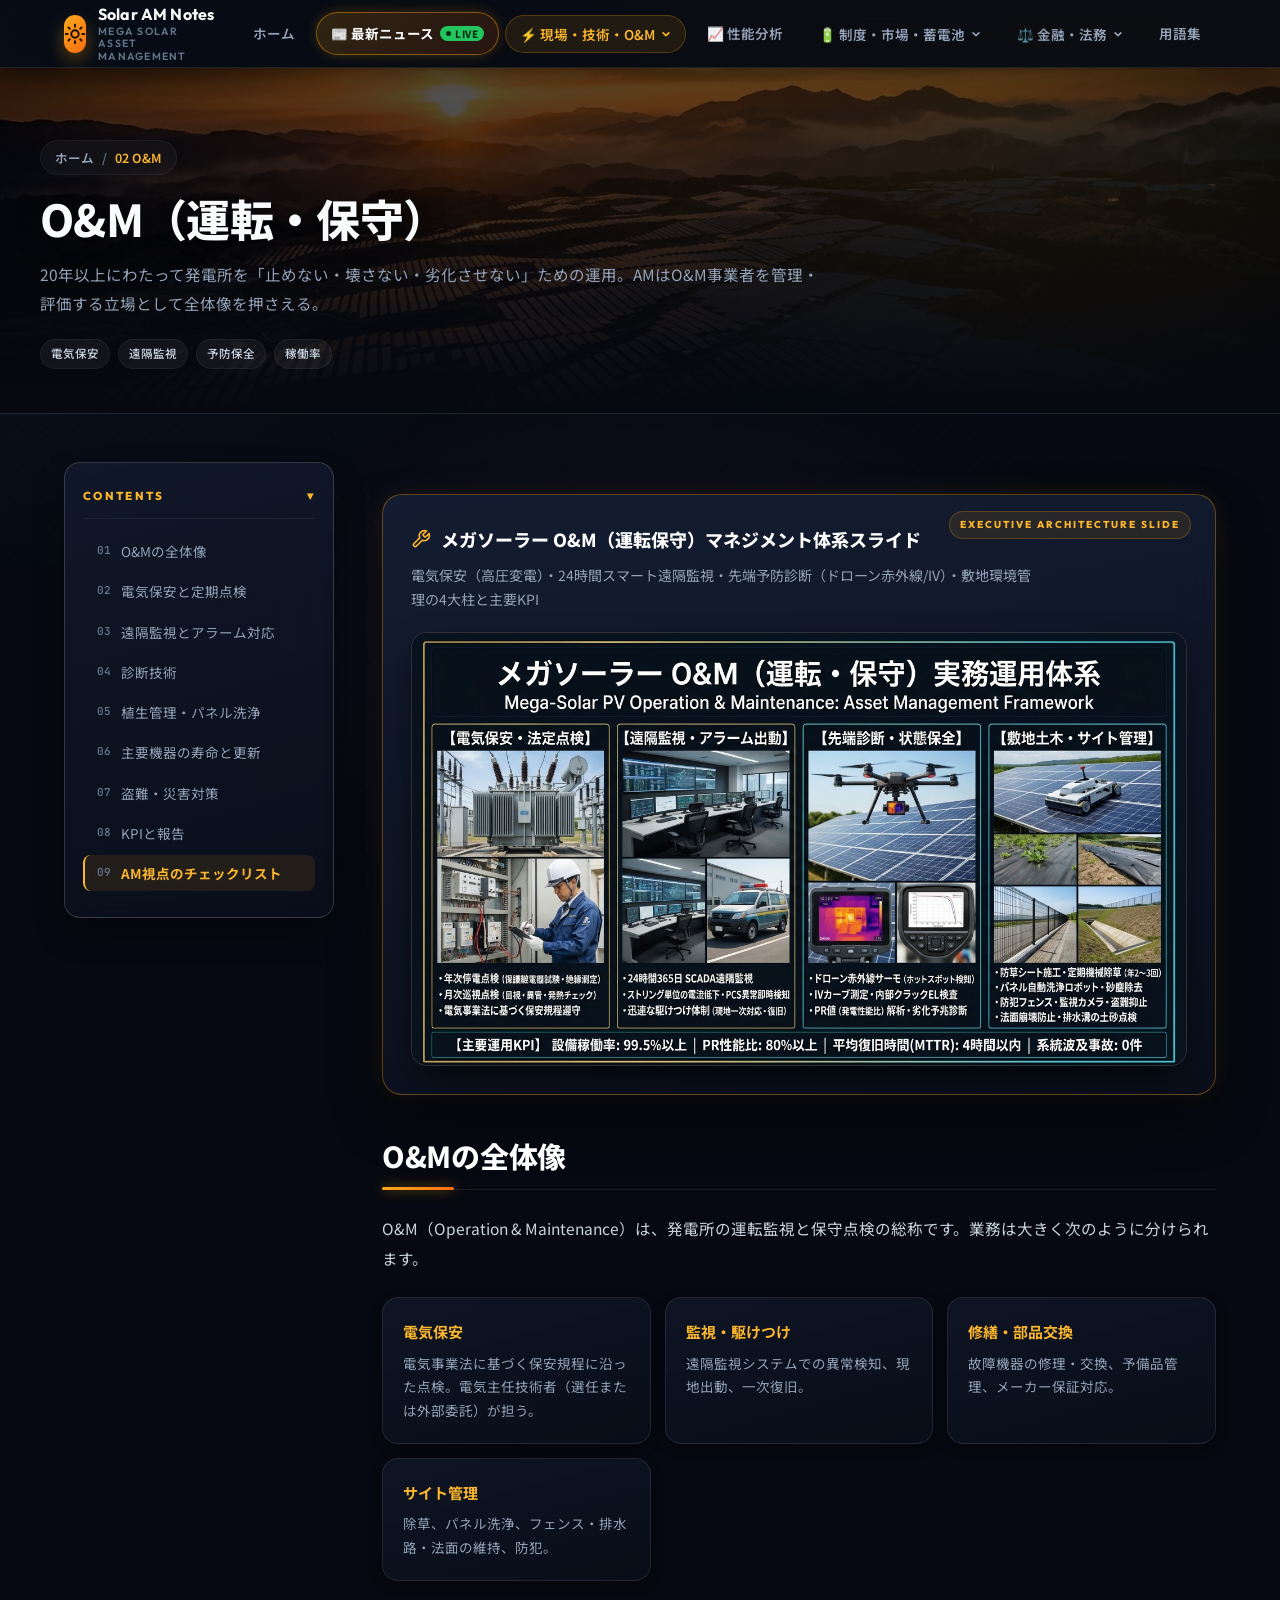
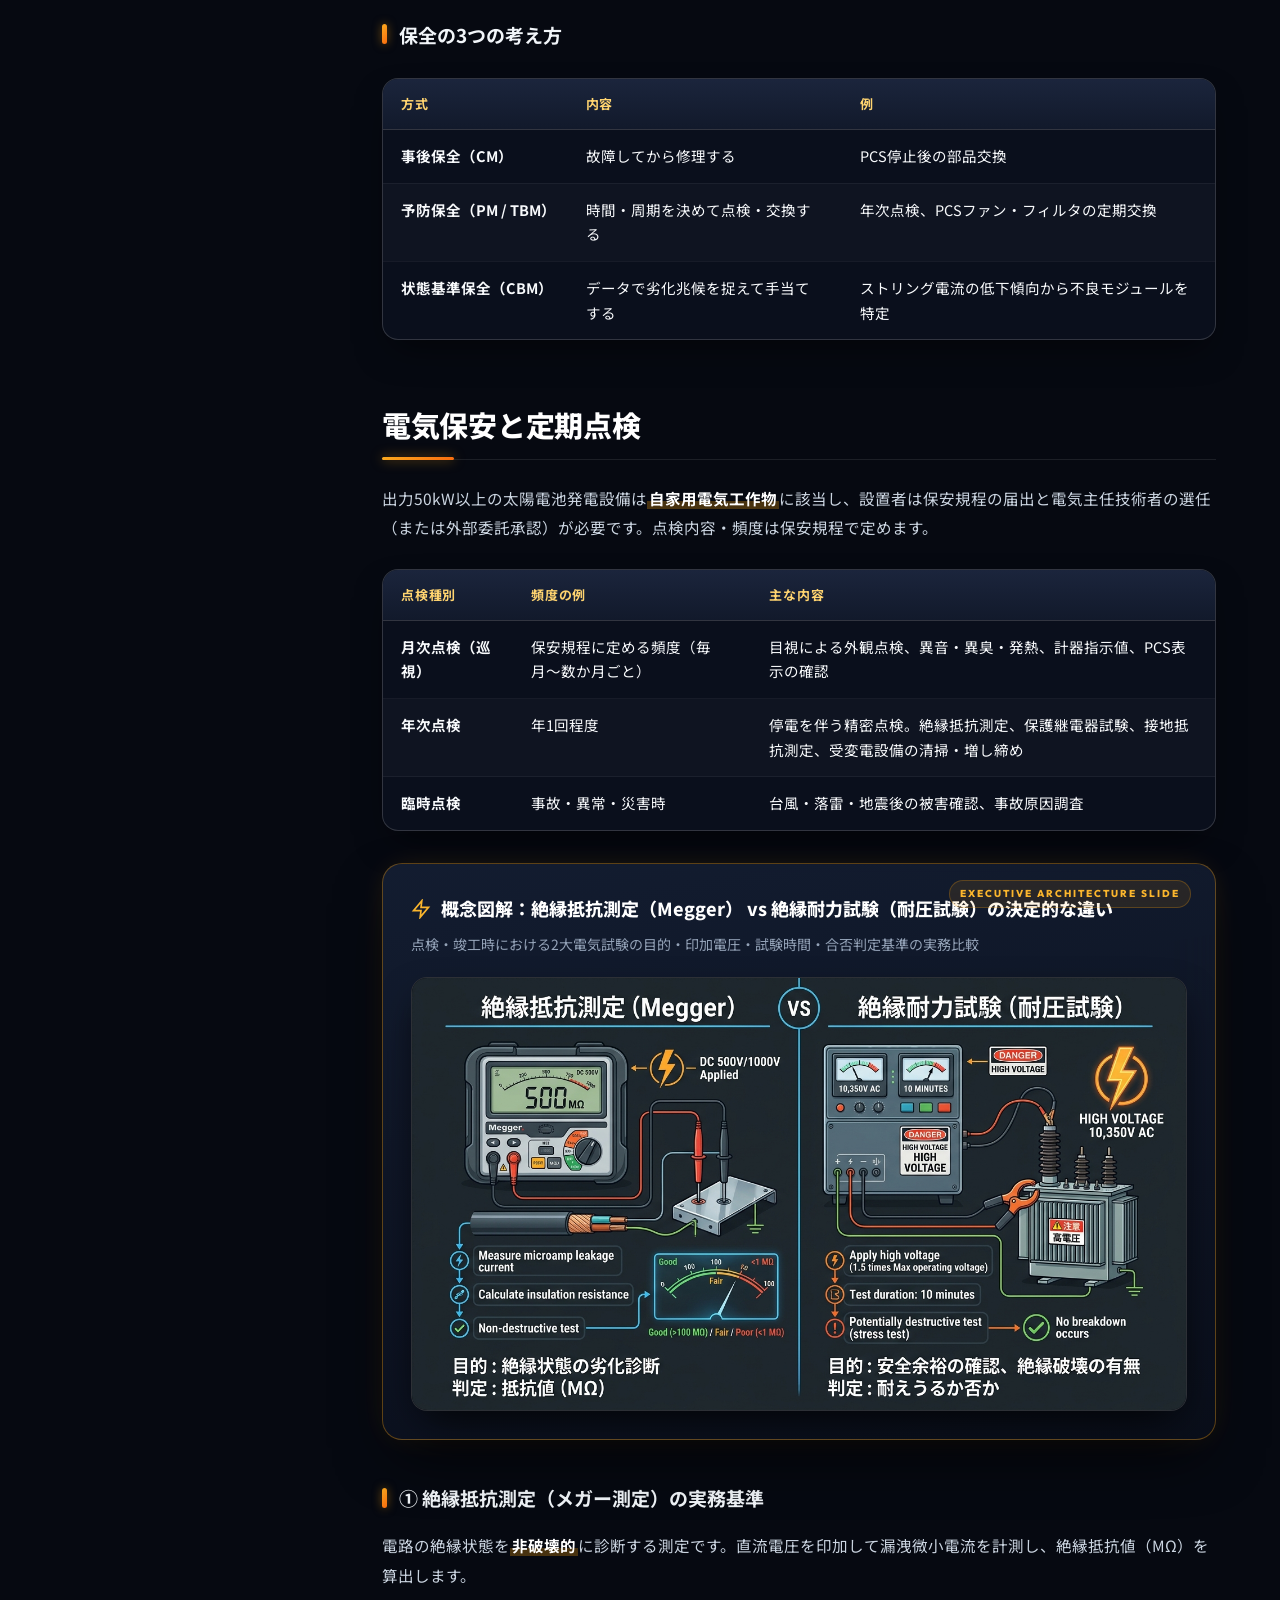
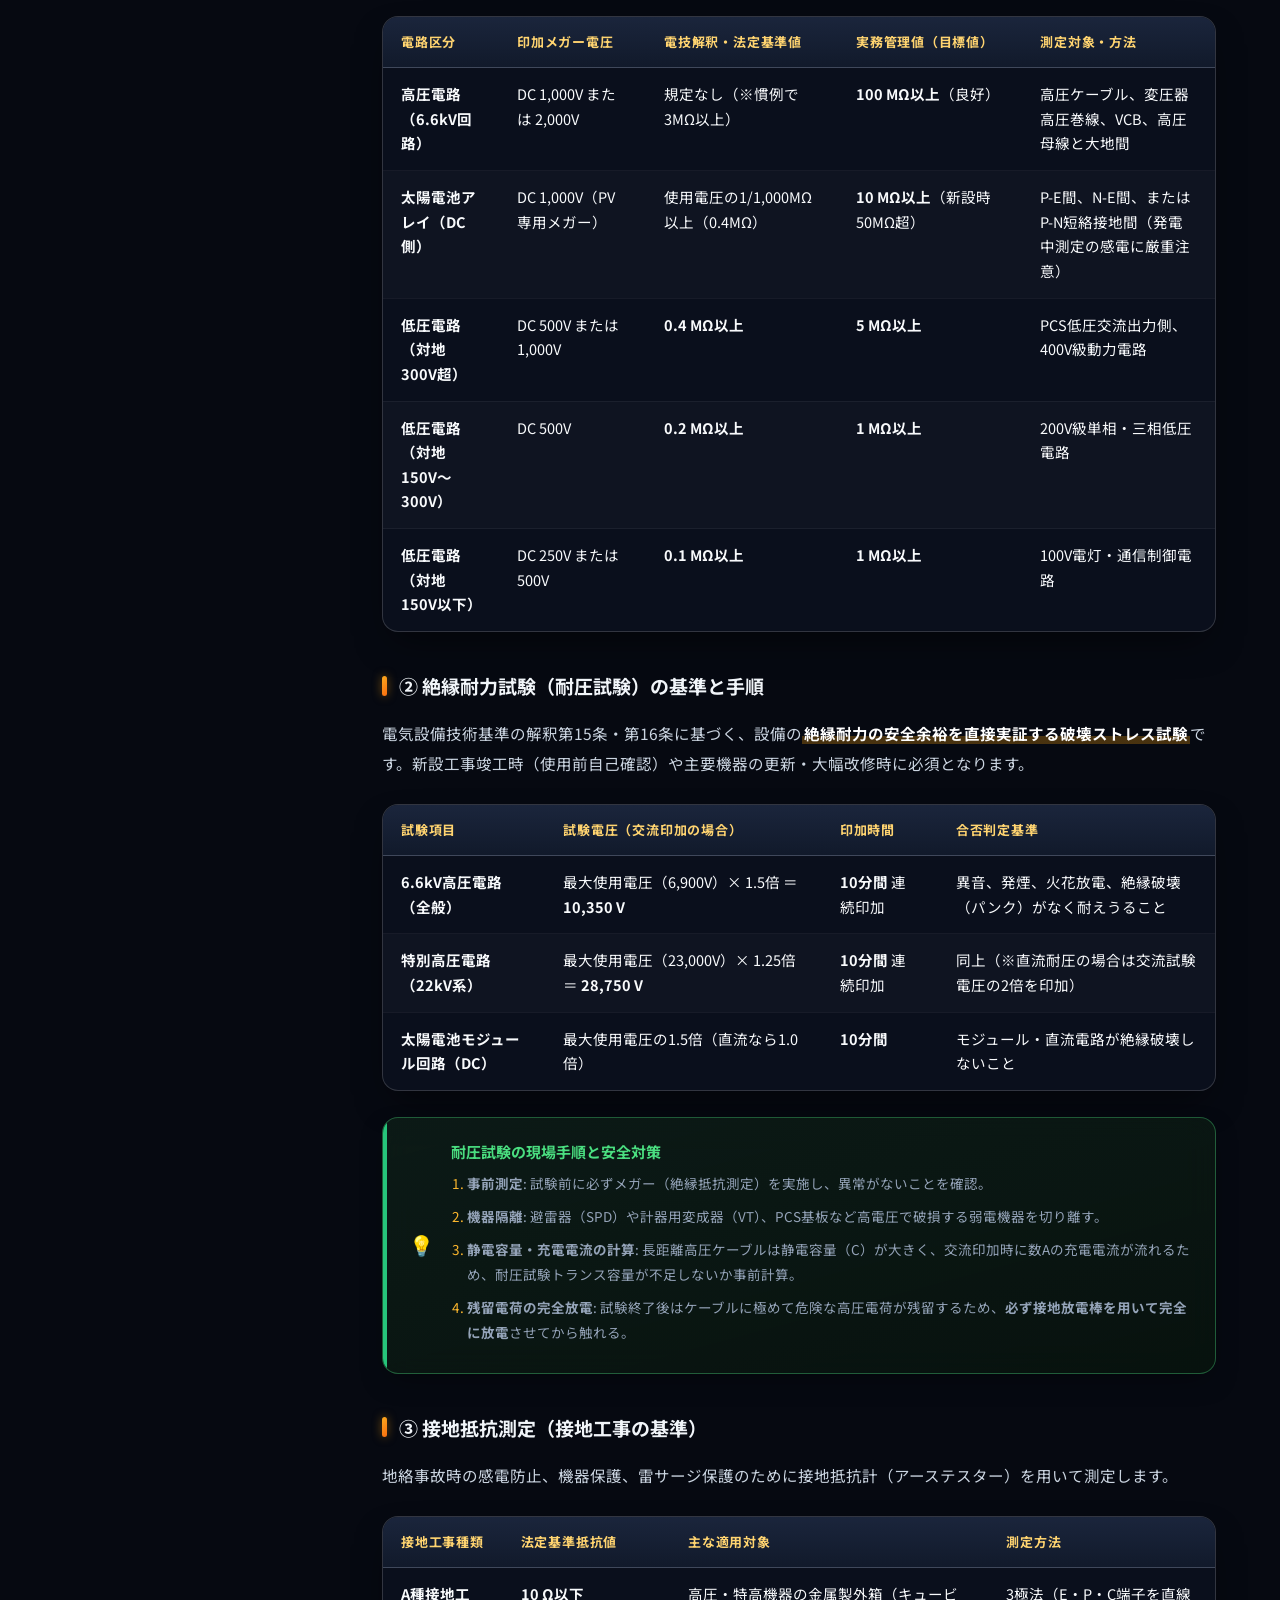
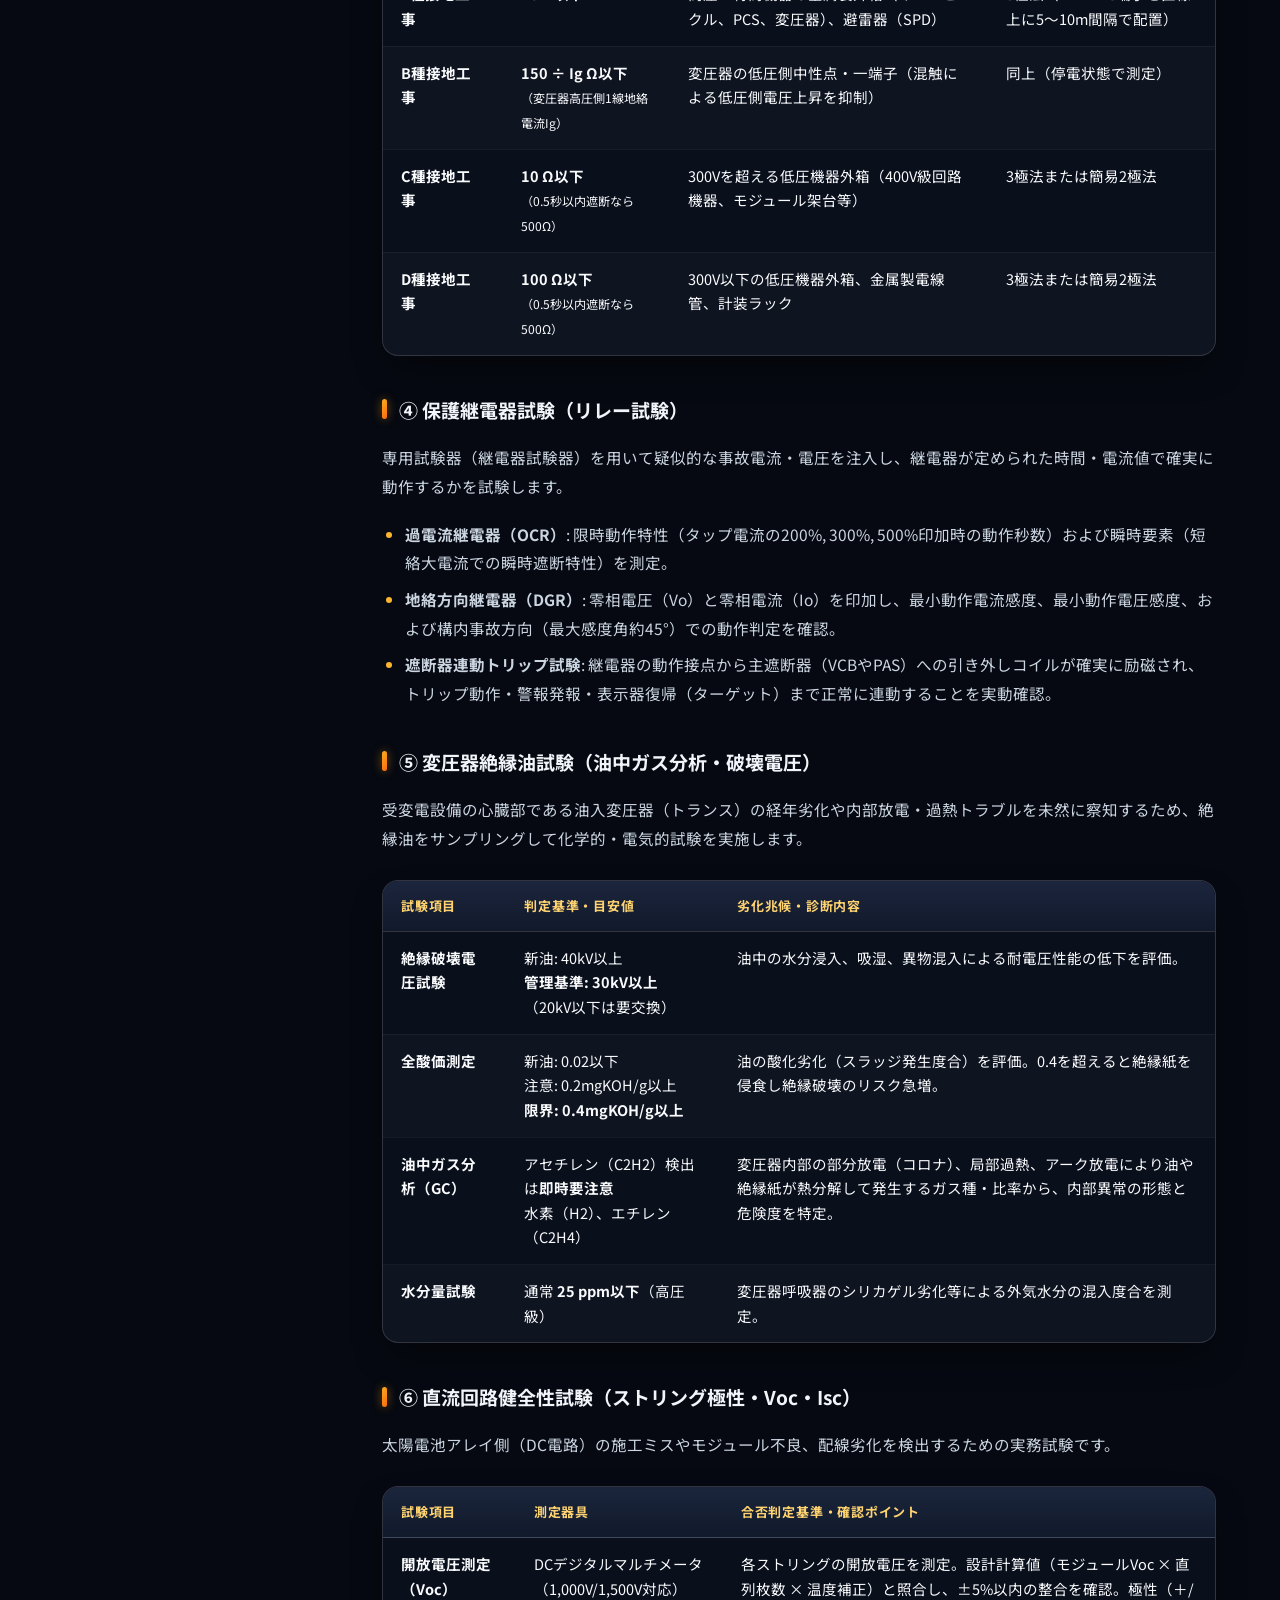
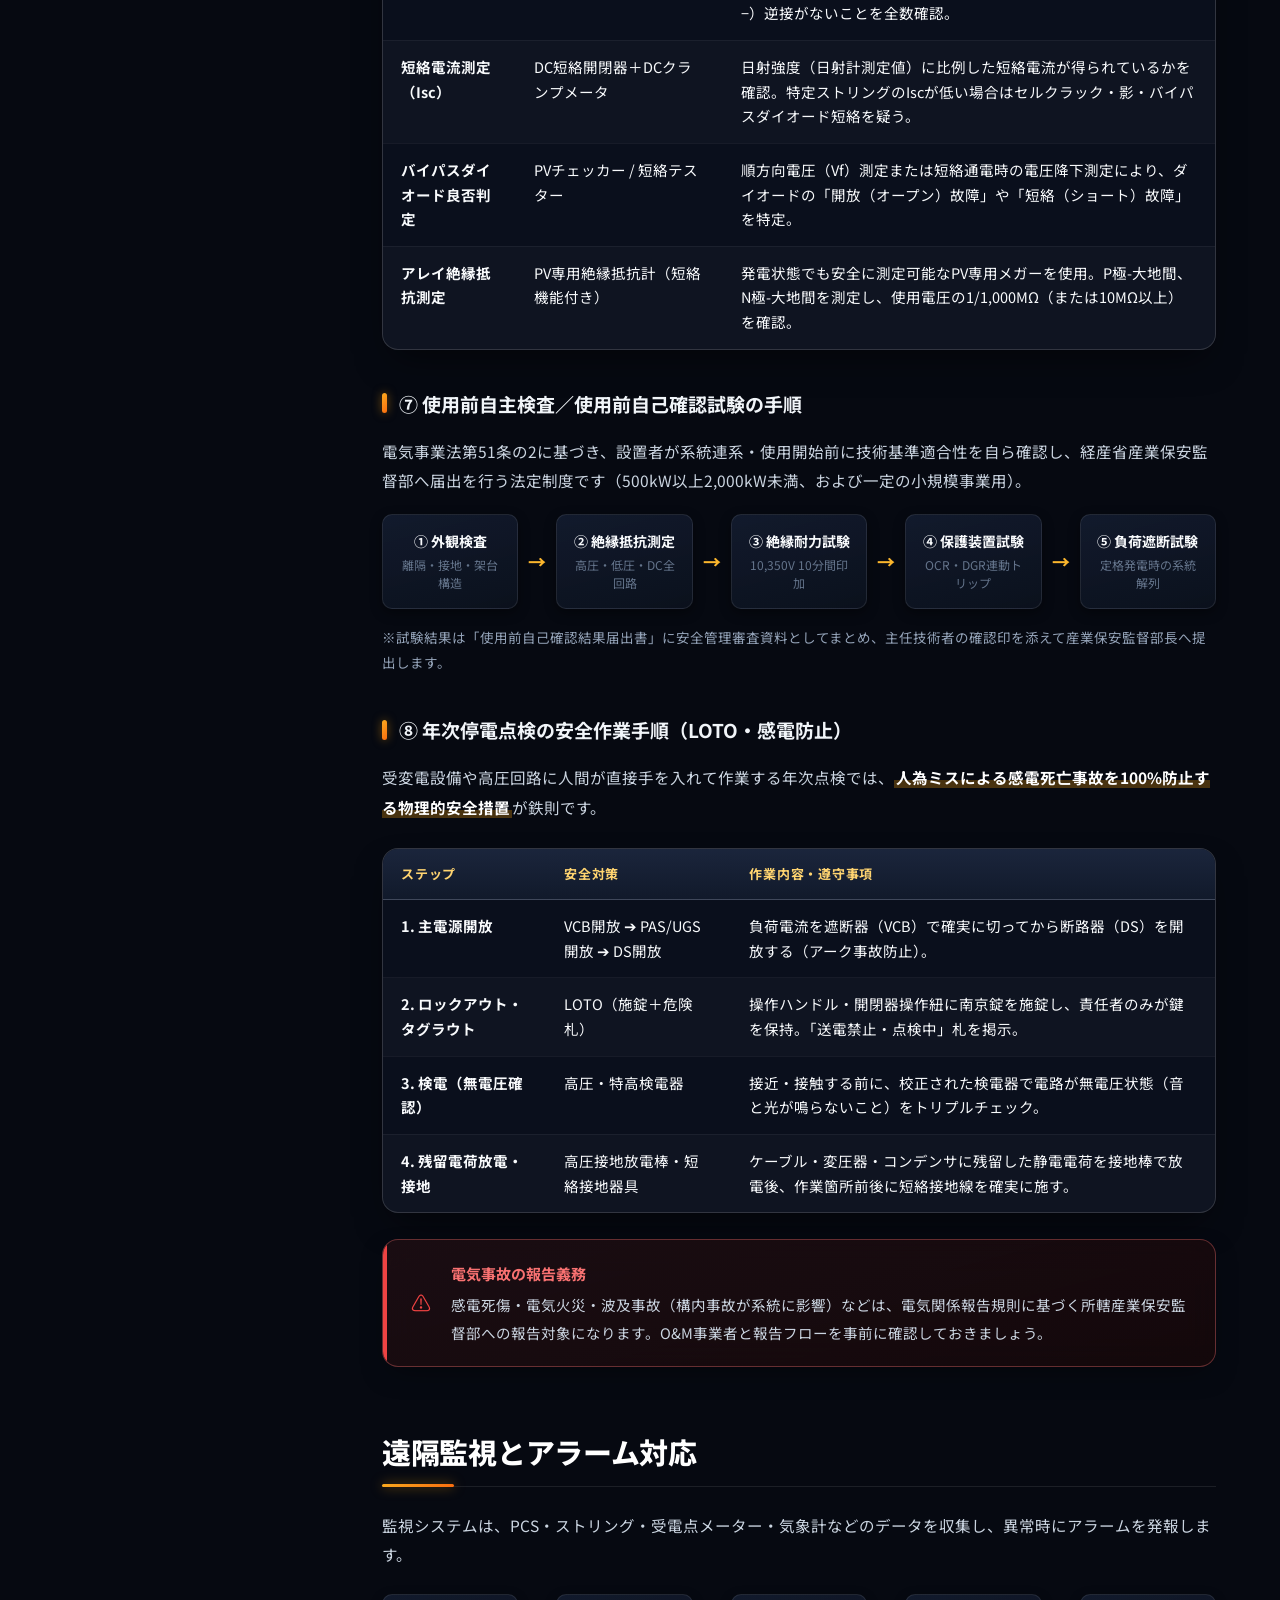
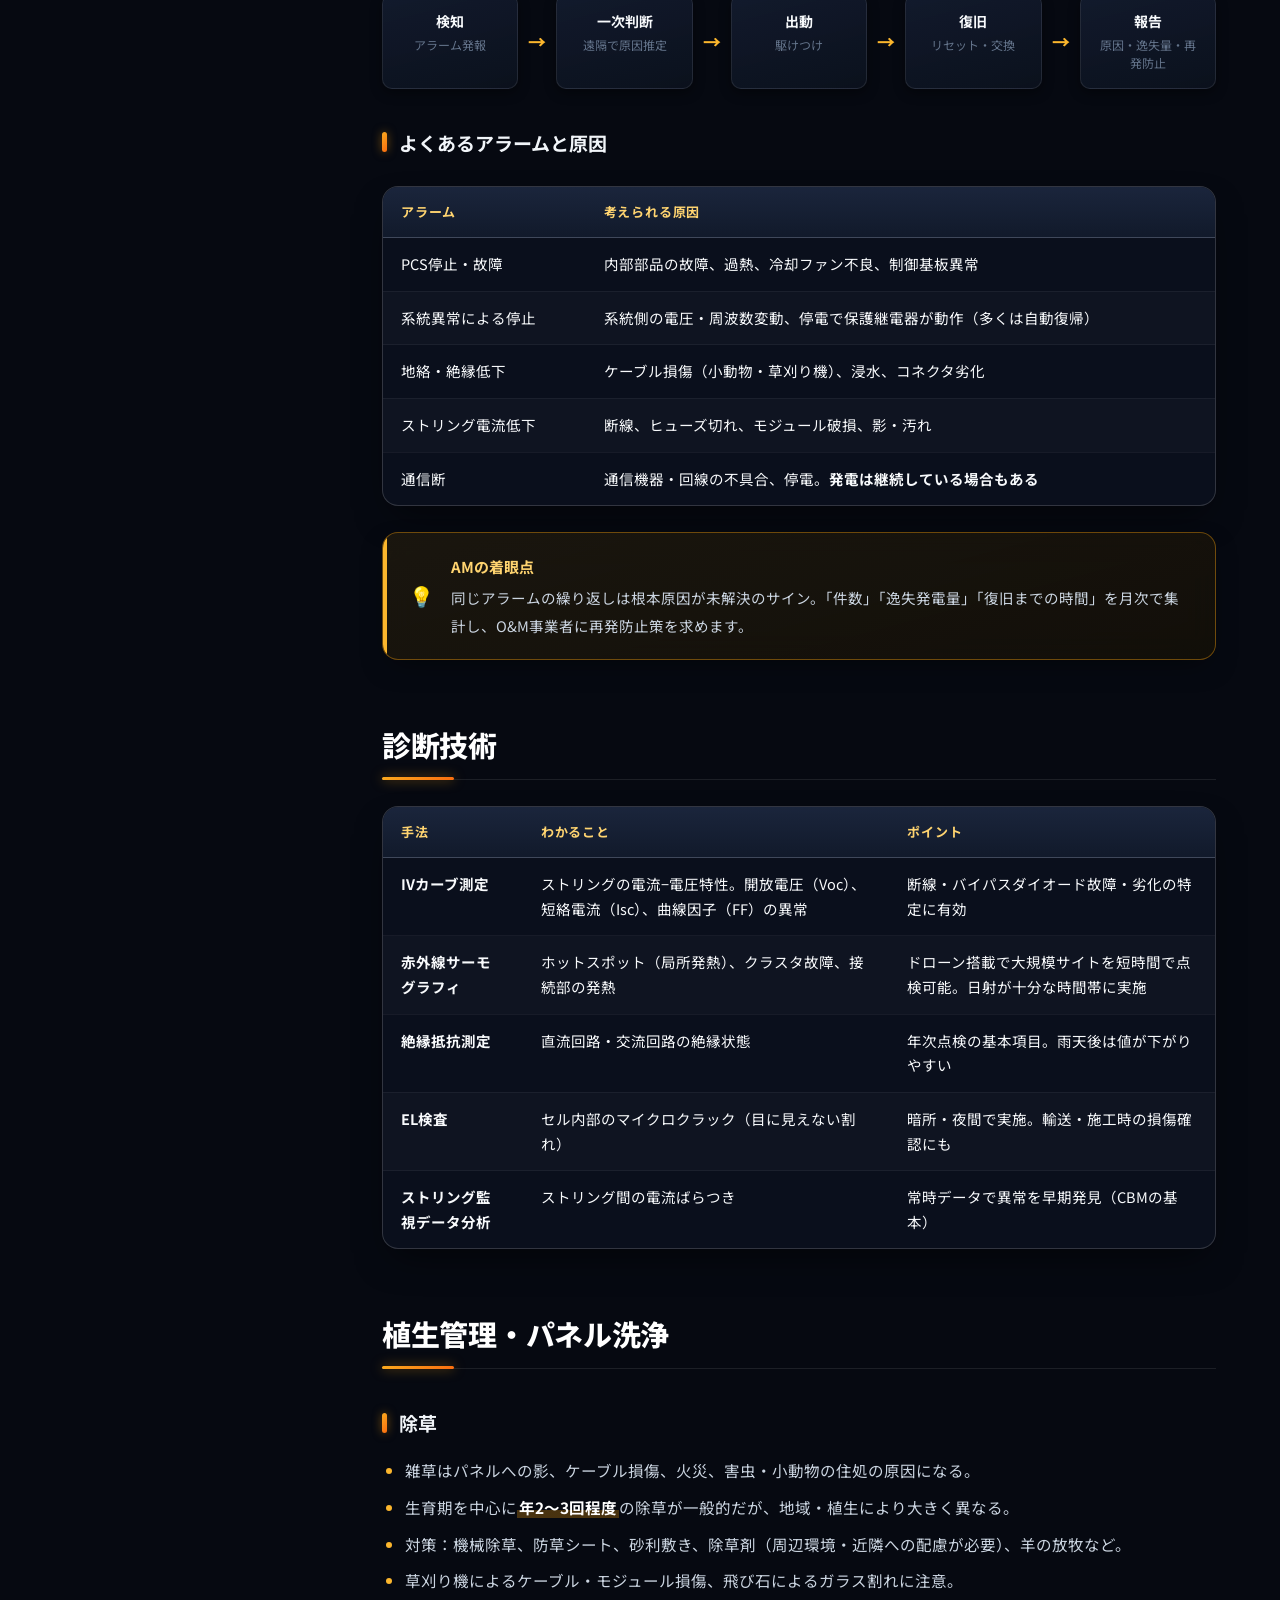
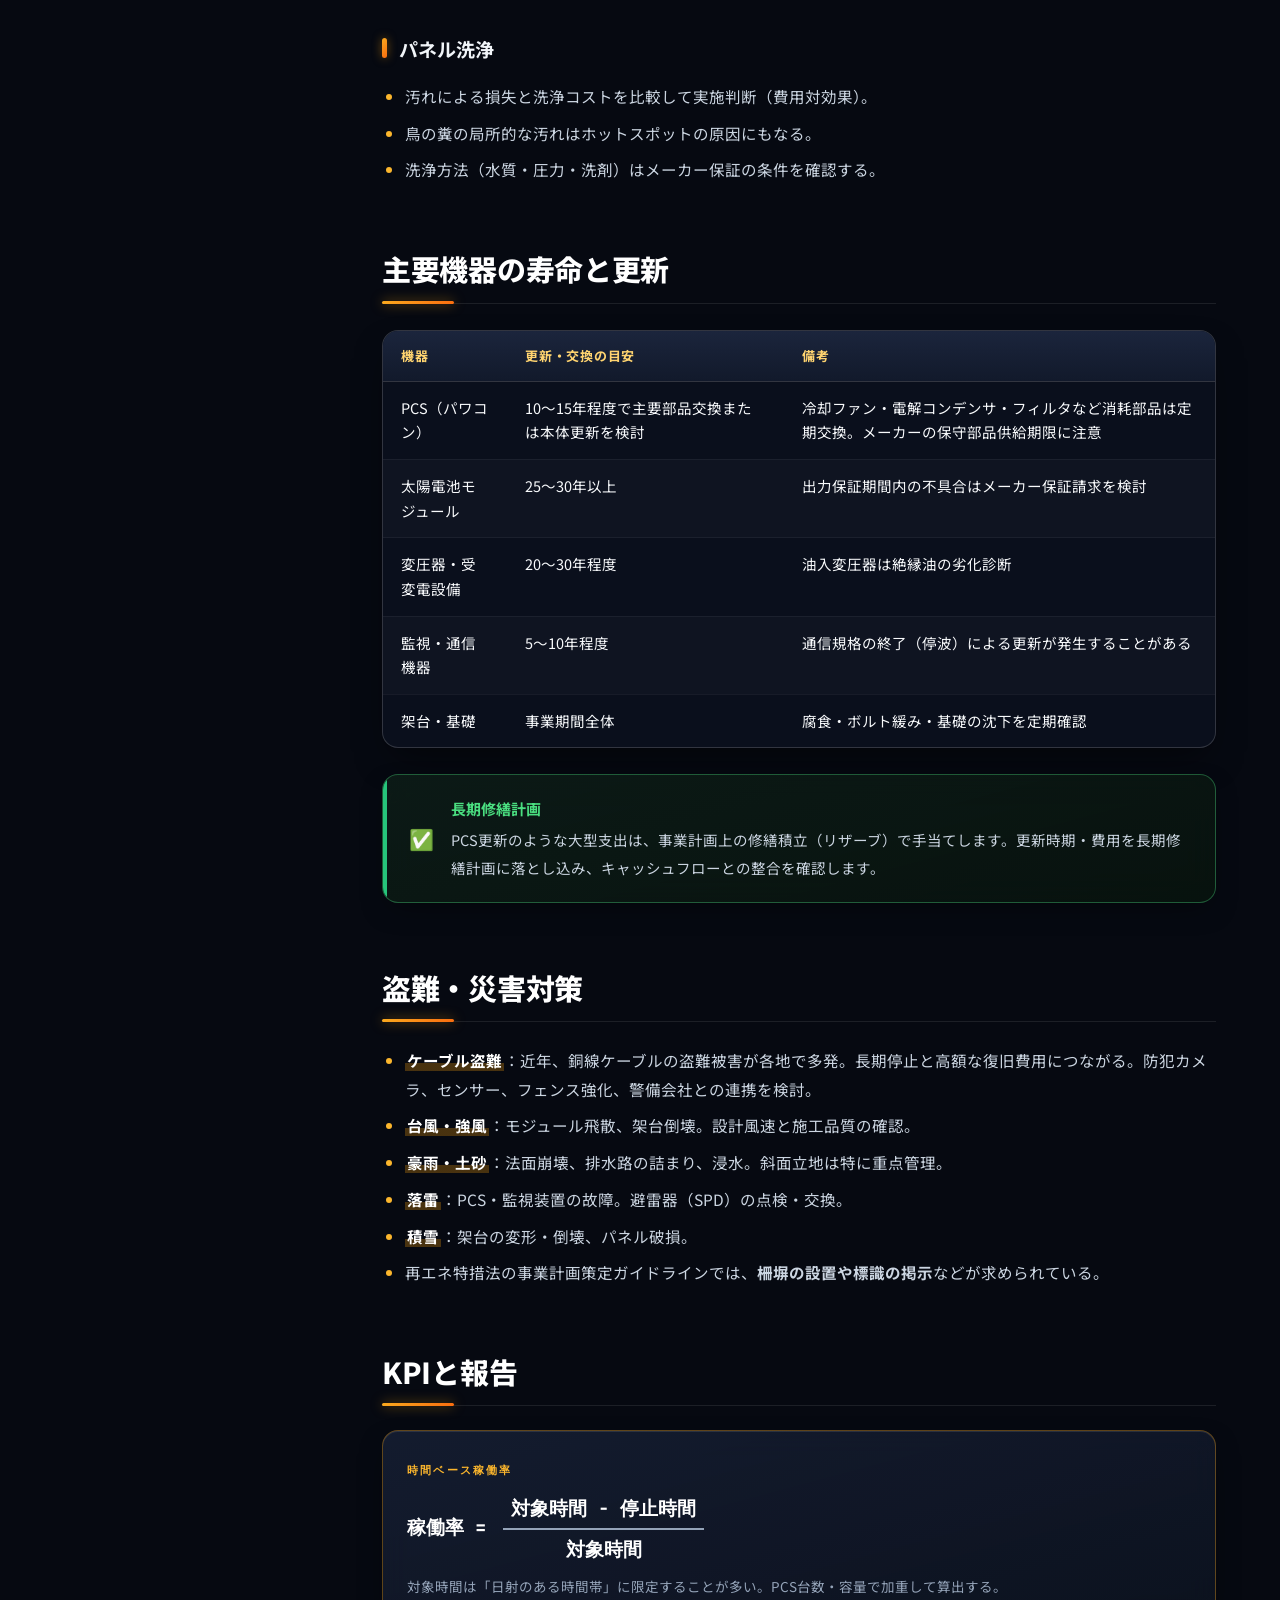
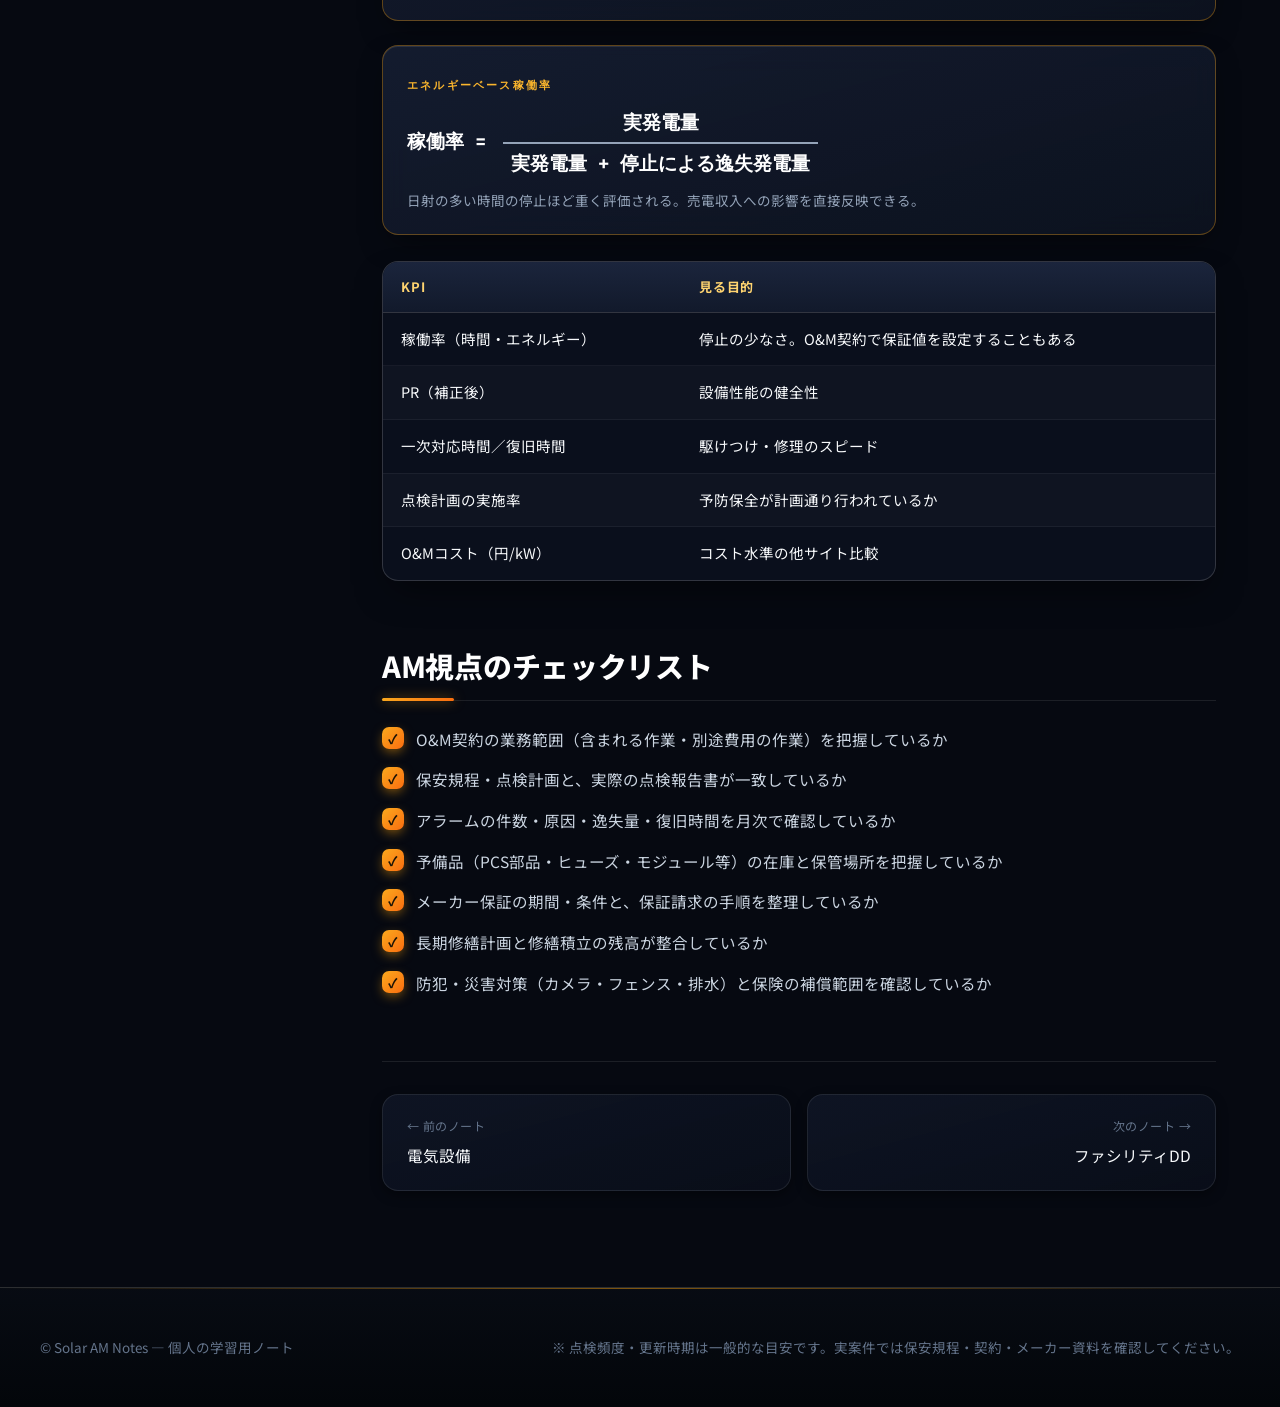
<file: notes/om.html>
<!DOCTYPE html>
<html lang="ja">
<head>
  <meta charset="UTF-8">
  <meta name="viewport" content="width=device-width, initial-scale=1, viewport-fit=cover">
  <title>O&amp;M（運転・保守）｜Solar AM Notes</title>
  <meta name="description" content="メガソーラーのO&amp;Mノート。電気保安と定期点検、遠隔監視とアラーム対応、IVカーブ・赤外線サーモ診断、除草・洗浄、PCS更新、盗難・災害対策、稼働率などのKPI管理を解説。">
  <meta name="theme-color" content="#0b0f17">
  <link rel="icon" href="data:image/svg+xml,%3Csvg xmlns='http://www.w3.org/2000/svg' viewBox='0 0 64 64'%3E%3Crect width='64' height='64' rx='16' fill='%23f7931e'/%3E%3Ccircle cx='32' cy='32' r='11' fill='%231a1206'/%3E%3C/svg%3E">
  <link rel="preconnect" href="https://fonts.googleapis.com">
  <link rel="preconnect" href="https://fonts.gstatic.com" crossorigin>
  <link href="https://fonts.googleapis.com/css2?family=Noto+Sans+JP:wght@400;500;700;800&family=Outfit:wght@500;600;700;800&family=JetBrains+Mono:wght@500&display=swap" rel="stylesheet">
  <link rel="stylesheet" href="../assets/css/style.css">
</head>
<body data-root="../" data-page="om">
  <div class="progress" id="progress"></div>

  <header class="site-header">
    <div class="header-inner">
      <a class="brand" href="../index.html" aria-label="Solar AM Notes ホーム">
        <span class="brand-logo"><svg viewBox="0 0 24 24" fill="none" stroke="#1a1206" stroke-width="2.2" stroke-linecap="round"><circle cx="12" cy="12" r="4"/><path d="M12 2v2M12 20v2M4.9 4.9l1.4 1.4M17.7 17.7l1.4 1.4M2 12h2M20 12h2M4.9 19.1l1.4-1.4M17.7 6.3l1.4-1.4"/></svg></span>
        <span>Solar AM Notes<small>MEGA SOLAR ASSET MANAGEMENT</small></span>
      </a>
      <button class="nav-toggle" id="nav-toggle" aria-label="メニューを開く" aria-expanded="false" aria-controls="site-nav"><span></span></button>
      <nav class="nav" id="site-nav" aria-label="メインナビゲーション"></nav>
    </div>
  </header>

  <main>
    <section class="page-hero">
      <div class="page-hero-inner">
        <nav class="breadcrumb" aria-label="パンくずリスト"><a href="../index.html">ホーム</a><span>/</span><span>02 O&amp;M</span></nav>
        <h1>O&amp;M（運転・保守）</h1>
        <p>20年以上にわたって発電所を「止めない・壊さない・劣化させない」ための運用。AMはO&amp;M事業者を管理・評価する立場として全体像を押さえる。</p>
        <div class="meta"><span class="tag">電気保安</span><span class="tag">遠隔監視</span><span class="tag">予防保全</span><span class="tag">稼働率</span></div>
      </div>
    </section>

    <div class="article-wrap">
      <details class="toc" id="toc" open>
        <summary>Contents <span aria-hidden="true">▾</span></summary>
        <ol id="toc-list"></ol>
      </details>

      <article class="prose">

        <!-- ===== SECTION: O&M総合スライド図解 ===== -->
        <div class="diagram-card">
          <h4><svg width="20" height="20" viewBox="0 0 24 24" fill="none" stroke="currentColor" stroke-width="2"><path d="M14.7 6.3a1 1 0 0 0 0 1.4l1.6 1.6a1 1 0 0 0 1.4 0l3.77-3.77a6 6 0 0 1-7.94 7.94l-6.91 6.91a2.12 2.12 0 0 1-3-3l6.91-6.91a6 6 0 0 1 7.94-7.94l-3.76 3.76z"/></svg> メガソーラー O&amp;M（運転保守）マネジメント体系スライド</h4>
          <p class="desc">電気保安（高圧変電）・24時間スマート遠隔監視・先端予防診断（ドローン赤外線/IV）・敷地環境管理の4大柱と主要KPI</p>
          <div class="diagram-figure">
            <img src="../assets/img/om_overview_slide.jpg" alt="メガソーラーO&amp;M運転保守マネジメント体系・4大ピラー（電気保安・遠隔監視・予防保全診断・サイト管理）スライド図解" loading="lazy">
          </div>
        </div>

        <section id="overview">
          <h2>O&amp;Mの全体像</h2>
          <p>O&amp;M（Operation &amp; Maintenance）は、発電所の運転監視と保守点検の総称です。業務は大きく次のように分けられます。</p>
          <div class="kp-grid">
            <div class="kp"><b>電気保安</b><p>電気事業法に基づく保安規程に沿った点検。電気主任技術者（選任または外部委託）が担う。</p></div>
            <div class="kp"><b>監視・駆けつけ</b><p>遠隔監視システムでの異常検知、現地出動、一次復旧。</p></div>
            <div class="kp"><b>修繕・部品交換</b><p>故障機器の修理・交換、予備品管理、メーカー保証対応。</p></div>
            <div class="kp"><b>サイト管理</b><p>除草、パネル洗浄、フェンス・排水路・法面の維持、防犯。</p></div>
          </div>

          <h3>保全の3つの考え方</h3>
          <table>
            <thead><tr><th>方式</th><th>内容</th><th>例</th></tr></thead>
            <tbody>
              <tr><td><b>事後保全（CM）</b></td><td>故障してから修理する</td><td>PCS停止後の部品交換</td></tr>
              <tr><td><b>予防保全（PM / TBM）</b></td><td>時間・周期を決めて点検・交換する</td><td>年次点検、PCSファン・フィルタの定期交換</td></tr>
              <tr><td><b>状態基準保全（CBM）</b></td><td>データで劣化兆候を捉えて手当てする</td><td>ストリング電流の低下傾向から不良モジュールを特定</td></tr>
            </tbody>
          </table>
        </section>

        <section id="inspection">
          <h2>電気保安と定期点検</h2>
          <p>出力50kW以上の太陽電池発電設備は<strong>自家用電気工作物</strong>に該当し、設置者は保安規程の届出と電気主任技術者の選任（または外部委託承認）が必要です。点検内容・頻度は保安規程で定めます。</p>
          <table>
            <thead><tr><th>点検種別</th><th>頻度の例</th><th>主な内容</th></tr></thead>
            <tbody>
              <tr><td><b>月次点検（巡視）</b></td><td>保安規程に定める頻度（毎月〜数か月ごと）</td><td>目視による外観点検、異音・異臭・発熱、計器指示値、PCS表示の確認</td></tr>
              <tr><td><b>年次点検</b></td><td>年1回程度</td><td>停電を伴う精密点検。絶縁抵抗測定、保護継電器試験、接地抵抗測定、受変電設備の清掃・増し締め</td></tr>
              <tr><td><b>臨時点検</b></td><td>事故・異常・災害時</td><td>台風・落雷・地震後の被害確認、事故原因調査</td></tr>
            </tbody>
          </table>

          <!-- ===== 絶縁抵抗測定 vs 絶縁耐力試験 比較図解 ===== -->
          <div class="diagram-card" style="margin-top: 32px;">
            <h4><svg width="20" height="20" viewBox="0 0 24 24" fill="none" stroke="currentColor" stroke-width="2"><path d="M13 2L3 14h9l-1 8 10-12h-9l1-8z"/></svg> 概念図解：絶縁抵抗測定（Megger） vs 絶縁耐力試験（耐圧試験）の決定的な違い</h4>
            <p class="desc">点検・竣工時における2大電気試験の目的・印加電圧・試験時間・合否判定基準の実務比較</p>
            <div class="diagram-figure">
              <img src="../assets/images/glossary/insulation_withstand_test.jpg" alt="絶縁抵抗測定と絶縁耐力試験（耐圧試験）の比較図解" loading="lazy">
            </div>
          </div>

          <h3>① 絶縁抵抗測定（メガー測定）の実務基準</h3>
          <p>電路の絶縁状態を<strong>非破壊的</strong>に診断する測定です。直流電圧を印加して漏洩微小電流を計測し、絶縁抵抗値（MΩ）を算出します。</p>
          <table>
            <thead><tr><th>電路区分</th><th>印加メガー電圧</th><th>電技解釈・法定基準値</th><th>実務管理値（目標値）</th><th>測定対象・方法</th></tr></thead>
            <tbody>
              <tr><td><b>高圧電路（6.6kV回路）</b></td><td>DC 1,000V または 2,000V</td><td>規定なし（※慣例で3MΩ以上）</td><td><b>100 MΩ以上</b>（良好）</td><td>高圧ケーブル、変圧器高圧巻線、VCB、高圧母線と大地間</td></tr>
              <tr><td><b>太陽電池アレイ（DC側）</b></td><td>DC 1,000V（PV専用メガー）</td><td>使用電圧の1/1,000MΩ以上（0.4MΩ）</td><td><b>10 MΩ以上</b>（新設時50MΩ超）</td><td>P-E間、N-E間、またはP-N短絡接地間（発電中測定の感電に厳重注意）</td></tr>
              <tr><td><b>低圧電路（対地300V超）</b></td><td>DC 500V または 1,000V</td><td><b>0.4 MΩ以上</b></td><td><b>5 MΩ以上</b></td><td>PCS低圧交流出力側、400V級動力電路</td></tr>
              <tr><td><b>低圧電路（対地150V〜300V）</b></td><td>DC 500V</td><td><b>0.2 MΩ以上</b></td><td><b>1 MΩ以上</b></td><td>200V級単相・三相低圧電路</td></tr>
              <tr><td><b>低圧電路（対地150V以下）</b></td><td>DC 250V または 500V</td><td><b>0.1 MΩ以上</b></td><td><b>1 MΩ以上</b></td><td>100V電灯・通信制御電路</td></tr>
            </tbody>
          </table>

          <h3>② 絶縁耐力試験（耐圧試験）の基準と手順</h3>
          <p>電気設備技術基準の解釈第15条・第16条に基づく、設備の<strong>絶縁耐力の安全余裕を直接実証する破壊ストレス試験</strong>です。新設工事竣工時（使用前自己確認）や主要機器の更新・大幅改修時に必須となります。</p>
          <table>
            <thead><tr><th>試験項目</th><th>試験電圧（交流印加の場合）</th><th>印加時間</th><th>合否判定基準</th></tr></thead>
            <tbody>
              <tr><td><b>6.6kV高圧電路（全般）</b></td><td>最大使用電圧（6,900V）× 1.5倍 ＝ <b>10,350 V</b></td><td><b>10分間</b> 連続印加</td><td>異音、発煙、火花放電、絶縁破壊（パンク）がなく耐えうること</td></tr>
              <tr><td><b>特別高圧電路（22kV系）</b></td><td>最大使用電圧（23,000V）× 1.25倍 ＝ <b>28,750 V</b></td><td><b>10分間</b> 連続印加</td><td>同上（※直流耐圧の場合は交流試験電圧の2倍を印加）</td></tr>
              <tr><td><b>太陽電池モジュール回路（DC）</b></td><td>最大使用電圧の1.5倍（直流なら1.0倍）</td><td><b>10分間</b></td><td>モジュール・直流電路が絶縁破壊しないこと</td></tr>
            </tbody>
          </table>
          <div class="callout tip"><span class="ic">💡</span><div><b class="t">耐圧試験の現場手順と安全対策</b>
            <ol style="margin:6px 0 0;padding-left:1.2em;font-size:13.5px;color:var(--text-sub);">
              <li><b>事前測定</b>: 試験前に必ずメガー（絶縁抵抗測定）を実施し、異常がないことを確認。</li>
              <li><b>機器隔離</b>: 避雷器（SPD）や計器用変成器（VT）、PCS基板など高電圧で破損する弱電機器を切り離す。</li>
              <li><b>静電容量・充電電流の計算</b>: 長距離高圧ケーブルは静電容量（C）が大きく、交流印加時に数Aの充電電流が流れるため、耐圧試験トランス容量が不足しないか事前計算。</li>
              <li><b>残留電荷の完全放電</b>: 試験終了後はケーブルに極めて危険な高圧電荷が残留するため、<b>必ず接地放電棒を用いて完全に放電</b>させてから触れる。</li>
            </ol>
          </div></div>

          <h3>③ 接地抵抗測定（接地工事の基準）</h3>
          <p>地絡事故時の感電防止、機器保護、雷サージ保護のために接地抵抗計（アーステスター）を用いて測定します。</p>
          <table>
            <thead><tr><th>接地工事種類</th><th>法定基準抵抗値</th><th>主な適用対象</th><th>測定方法</th></tr></thead>
            <tbody>
              <tr><td><b>A種接地工事</b></td><td><b>10 Ω以下</b></td><td>高圧・特高機器の金属製外箱（キュービクル、PCS、変圧器）、避雷器（SPD）</td><td>3極法（E・P・C端子を直線上に5〜10m間隔で配置）</td></tr>
              <tr><td><b>B種接地工事</b></td><td><b>150 ÷ Ig Ω以下</b><br><small>（変圧器高圧側1線地絡電流Ig）</small></td><td>変圧器の低圧側中性点・一端子（混触による低圧側電圧上昇を抑制）</td><td>同上（停電状態で測定）</td></tr>
              <tr><td><b>C種接地工事</b></td><td><b>10 Ω以下</b><br><small>（0.5秒以内遮断なら500Ω）</small></td><td>300Vを超える低圧機器外箱（400V級回路機器、モジュール架台等）</td><td>3極法または簡易2極法</td></tr>
              <tr><td><b>D種接地工事</b></td><td><b>100 Ω以下</b><br><small>（0.5秒以内遮断なら500Ω）</small></td><td>300V以下の低圧機器外箱、金属製電線管、計装ラック</td><td>3極法または簡易2極法</td></tr>
            </tbody>
          </table>

          <h3>④ 保護継電器試験（リレー試験）</h3>
          <p>専用試験器（継電器試験器）を用いて疑似的な事故電流・電圧を注入し、継電器が定められた時間・電流値で確実に動作するかを試験します。</p>
          <ul>
            <li><b>過電流継電器（OCR）</b>: 限時動作特性（タップ電流の200%, 300%, 500%印加時の動作秒数）および瞬時要素（短絡大電流での瞬時遮断特性）を測定。</li>
            <li><b>地絡方向継電器（DGR）</b>: 零相電圧（Vo）と零相電流（Io）を印加し、最小動作電流感度、最小動作電圧感度、および構内事故方向（最大感度角約45°）での動作判定を確認。</li>
            <li><b>遮断器連動トリップ試験</b>: 継電器の動作接点から主遮断器（VCBやPAS）への引き外しコイルが確実に励磁され、トリップ動作・警報発報・表示器復帰（ターゲット）まで正常に連動することを実動確認。</li>
          </ul>

                    <h3>⑤ 変圧器絶縁油試験（油中ガス分析・破壊電圧）</h3>
          <p>受変電設備の心臓部である油入変圧器（トランス）の経年劣化や内部放電・過熱トラブルを未然に察知するため、絶縁油をサンプリングして化学的・電気的試験を実施します。</p>
          <table>
            <thead><tr><th>試験項目</th><th>判定基準・目安値</th><th>劣化兆候・診断内容</th></tr></thead>
            <tbody>
              <tr><td><b>絶縁破壊電圧試験</b></td><td>新油: 40kV以上<br><b>管理基準: 30kV以上</b>（20kV以下は要交換）</td><td>油中の水分浸入、吸湿、異物混入による耐電圧性能の低下を評価。</td></tr>
              <tr><td><b>全酸価測定</b></td><td>新油: 0.02以下<br>注意: 0.2mgKOH/g以上<br><b>限界: 0.4mgKOH/g以上</b></td><td>油の酸化劣化（スラッジ発生度合）を評価。0.4を超えると絶縁紙を侵食し絶縁破壊のリスク急増。</td></tr>
              <tr><td><b>油中ガス分析（GC）</b></td><td>アセチレン（C2H2）検出は<b>即時要注意</b><br>水素（H2）、エチレン（C2H4）</td><td>変圧器内部の部分放電（コロナ）、局部過熱、アーク放電により油や絶縁紙が熱分解して発生するガス種・比率から、内部異常の形態と危険度を特定。</td></tr>
              <tr><td><b>水分量試験</b></td><td>通常 <b>25 ppm以下</b>（高圧級）</td><td>変圧器呼吸器のシリカゲル劣化等による外気水分の混入度合を測定。</td></tr>
            </tbody>
          </table>

          <h3>⑥ 直流回路健全性試験（ストリング極性・Voc・Isc）</h3>
          <p>太陽電池アレイ側（DC電路）の施工ミスやモジュール不良、配線劣化を検出するための実務試験です。</p>
          <table>
            <thead><tr><th>試験項目</th><th>測定器具</th><th>合否判定基準・確認ポイント</th></tr></thead>
            <tbody>
              <tr><td><b>開放電圧測定（Voc）</b></td><td>DCデジタルマルチメータ（1,000V/1,500V対応）</td><td>各ストリングの開放電圧を測定。設計計算値（モジュールVoc × 直列枚数 × 温度補正）と照合し、±5%以内の整合を確認。極性（＋/−）逆接がないことを全数確認。</td></tr>
              <tr><td><b>短絡電流測定（Isc）</b></td><td>DC短絡開閉器＋DCクランプメータ</td><td>日射強度（日射計測定値）に比例した短絡電流が得られているかを確認。特定ストリングのIscが低い場合はセルクラック・影・バイパスダイオード短絡を疑う。</td></tr>
              <tr><td><b>バイパスダイオード良否判定</b></td><td>PVチェッカー / 短絡テスター</td><td>順方向電圧（Vf）測定または短絡通電時の電圧降下測定により、ダイオードの「開放（オープン）故障」や「短絡（ショート）故障」を特定。</td></tr>
              <tr><td><b>アレイ絶縁抵抗測定</b></td><td>PV専用絶縁抵抗計（短絡機能付き）</td><td>発電状態でも安全に測定可能なPV専用メガーを使用。P極-大地間、N極-大地間を測定し、使用電圧の1/1,000MΩ（または10MΩ以上）を確認。</td></tr>
            </tbody>
          </table>

          <h3>⑦ 使用前自主検査／使用前自己確認試験の手順</h3>
          <p>電気事業法第51条の2に基づき、設置者が系統連系・使用開始前に技術基準適合性を自ら確認し、経産省産業保安監督部へ届出を行う法定制度です（500kW以上2,000kW未満、および一定の小規模事業用）。</p>
          <div class="flow" style="margin:16px 0;">
            <div class="node">① 外観検査<small>離隔・接地・架台構造</small></div><div class="arrow">→</div>
            <div class="node">② 絶縁抵抗測定<small>高圧・低圧・DC全回路</small></div><div class="arrow">→</div>
            <div class="node">③ 絶縁耐力試験<small>10,350V 10分間印加</small></div><div class="arrow">→</div>
            <div class="node">④ 保護装置試験<small>OCR・DGR連動トリップ</small></div><div class="arrow">→</div>
            <div class="node">⑤ 負荷遮断試験<small>定格発電時の系統解列</small></div>
          </div>
          <p style="font-size:13.5px;color:var(--text-sub);margin-top:8px;">※試験結果は「使用前自己確認結果届出書」に安全管理審査資料としてまとめ、主任技術者の確認印を添えて産業保安監督部長へ提出します。</p>

          <h3>⑧ 年次停電点検の安全作業手順（LOTO・感電防止）</h3>
          <p>受変電設備や高圧回路に人間が直接手を入れて作業する年次点検では、<strong>人為ミスによる感電死亡事故を100%防止する物理的安全措置</strong>が鉄則です。</p>
          <table>
            <thead><tr><th>ステップ</th><th>安全対策</th><th>作業内容・遵守事項</th></tr></thead>
            <tbody>
              <tr><td><b>1. 主電源開放</b></td><td>VCB開放 ➔ PAS/UGS開放 ➔ DS開放</td><td>負荷電流を遮断器（VCB）で確実に切ってから断路器（DS）を開放する（アーク事故防止）。</td></tr>
              <tr><td><b>2. ロックアウト・タグラウト</b></td><td>LOTO（施錠＋危険札）</td><td>操作ハンドル・開閉器操作紐に南京錠を施錠し、責任者のみが鍵を保持。「送電禁止・点検中」札を掲示。</td></tr>
              <tr><td><b>3. 検電（無電圧確認）</b></td><td>高圧・特高検電器</td><td>接近・接触する前に、校正された検電器で電路が無電圧状態（音と光が鳴らないこと）をトリプルチェック。</td></tr>
              <tr><td><b>4. 残留電荷放電・接地</b></td><td>高圧接地放電棒・短絡接地器具</td><td>ケーブル・変圧器・コンデンサに残留した静電電荷を接地棒で放電後、作業箇所前後に短絡接地線を確実に施す。</td></tr>
            </tbody>
          </table>

<div class="callout warn"><span class="ic">⚠️</span><div><b class="t">電気事故の報告義務</b><p>感電死傷・電気火災・波及事故（構内事故が系統に影響）などは、電気関係報告規則に基づく所轄産業保安監督部への報告対象になります。O&amp;M事業者と報告フローを事前に確認しておきましょう。</p></div></div>
        </section>

        <section id="monitoring">
          <h2>遠隔監視とアラーム対応</h2>
          <p>監視システムは、PCS・ストリング・受電点メーター・気象計などのデータを収集し、異常時にアラームを発報します。</p>
          <div class="flow">
            <div class="node">検知<small>アラーム発報</small></div><div class="arrow">→</div>
            <div class="node">一次判断<small>遠隔で原因推定</small></div><div class="arrow">→</div>
            <div class="node">出動<small>駆けつけ</small></div><div class="arrow">→</div>
            <div class="node">復旧<small>リセット・交換</small></div><div class="arrow">→</div>
            <div class="node">報告<small>原因・逸失量・再発防止</small></div>
          </div>
          <h3>よくあるアラームと原因</h3>
          <table>
            <thead><tr><th>アラーム</th><th>考えられる原因</th></tr></thead>
            <tbody>
              <tr><td>PCS停止・故障</td><td>内部部品の故障、過熱、冷却ファン不良、制御基板異常</td></tr>
              <tr><td>系統異常による停止</td><td>系統側の電圧・周波数変動、停電で保護継電器が動作（多くは自動復帰）</td></tr>
              <tr><td>地絡・絶縁低下</td><td>ケーブル損傷（小動物・草刈り機）、浸水、コネクタ劣化</td></tr>
              <tr><td>ストリング電流低下</td><td>断線、ヒューズ切れ、モジュール破損、影・汚れ</td></tr>
              <tr><td>通信断</td><td>通信機器・回線の不具合、停電。<b>発電は継続している場合もある</b></td></tr>
            </tbody>
          </table>
          <div class="callout am"><span class="ic">💡</span><div><b class="t">AMの着眼点</b><p>同じアラームの繰り返しは根本原因が未解決のサイン。「件数」「逸失発電量」「復旧までの時間」を月次で集計し、O&amp;M事業者に再発防止策を求めます。</p></div></div>
        </section>

        <section id="diagnostics">
          <h2>診断技術</h2>
          <table>
            <thead><tr><th>手法</th><th>わかること</th><th>ポイント</th></tr></thead>
            <tbody>
              <tr><td><b>IVカーブ測定</b></td><td>ストリングの電流−電圧特性。開放電圧（Voc）、短絡電流（Isc）、曲線因子（FF）の異常</td><td>断線・バイパスダイオード故障・劣化の特定に有効</td></tr>
              <tr><td><b>赤外線サーモグラフィ</b></td><td>ホットスポット（局所発熱）、クラスタ故障、接続部の発熱</td><td>ドローン搭載で大規模サイトを短時間で点検可能。日射が十分な時間帯に実施</td></tr>
              <tr><td><b>絶縁抵抗測定</b></td><td>直流回路・交流回路の絶縁状態</td><td>年次点検の基本項目。雨天後は値が下がりやすい</td></tr>
              <tr><td><b>EL検査</b></td><td>セル内部のマイクロクラック（目に見えない割れ）</td><td>暗所・夜間で実施。輸送・施工時の損傷確認にも</td></tr>
              <tr><td><b>ストリング監視データ分析</b></td><td>ストリング間の電流ばらつき</td><td>常時データで異常を早期発見（CBMの基本）</td></tr>
            </tbody>
          </table>
        </section>

        <section id="site">
          <h2>植生管理・パネル洗浄</h2>
          <h3>除草</h3>
          <ul>
            <li>雑草はパネルへの影、ケーブル損傷、火災、害虫・小動物の住処の原因になる。</li>
            <li>生育期を中心に<strong>年2〜3回程度</strong>の除草が一般的だが、地域・植生により大きく異なる。</li>
            <li>対策：機械除草、防草シート、砂利敷き、除草剤（周辺環境・近隣への配慮が必要）、羊の放牧など。</li>
            <li>草刈り機によるケーブル・モジュール損傷、飛び石によるガラス割れに注意。</li>
          </ul>
          <h3>パネル洗浄</h3>
          <ul>
            <li>汚れによる損失と洗浄コストを比較して実施判断（費用対効果）。</li>
            <li>鳥の糞の局所的な汚れはホットスポットの原因にもなる。</li>
            <li>洗浄方法（水質・圧力・洗剤）はメーカー保証の条件を確認する。</li>
          </ul>
        </section>

        <section id="lifecycle">
          <h2>主要機器の寿命と更新</h2>
          <table>
            <thead><tr><th>機器</th><th>更新・交換の目安</th><th>備考</th></tr></thead>
            <tbody>
              <tr><td>PCS（パワコン）</td><td>10〜15年程度で主要部品交換または本体更新を検討</td><td>冷却ファン・電解コンデンサ・フィルタなど消耗部品は定期交換。メーカーの保守部品供給期限に注意</td></tr>
              <tr><td>太陽電池モジュール</td><td>25〜30年以上</td><td>出力保証期間内の不具合はメーカー保証請求を検討</td></tr>
              <tr><td>変圧器・受変電設備</td><td>20〜30年程度</td><td>油入変圧器は絶縁油の劣化診断</td></tr>
              <tr><td>監視・通信機器</td><td>5〜10年程度</td><td>通信規格の終了（停波）による更新が発生することがある</td></tr>
              <tr><td>架台・基礎</td><td>事業期間全体</td><td>腐食・ボルト緩み・基礎の沈下を定期確認</td></tr>
            </tbody>
          </table>
          <div class="callout tip"><span class="ic">✅</span><div><b class="t">長期修繕計画</b><p>PCS更新のような大型支出は、事業計画上の修繕積立（リザーブ）で手当てします。更新時期・費用を長期修繕計画に落とし込み、キャッシュフローとの整合を確認します。</p></div></div>
        </section>

        <section id="security">
          <h2>盗難・災害対策</h2>
          <ul>
            <li><strong>ケーブル盗難</strong>：近年、銅線ケーブルの盗難被害が各地で多発。長期停止と高額な復旧費用につながる。防犯カメラ、センサー、フェンス強化、警備会社との連携を検討。</li>
            <li><strong>台風・強風</strong>：モジュール飛散、架台倒壊。設計風速と施工品質の確認。</li>
            <li><strong>豪雨・土砂</strong>：法面崩壊、排水路の詰まり、浸水。斜面立地は特に重点管理。</li>
            <li><strong>落雷</strong>：PCS・監視装置の故障。避雷器（SPD）の点検・交換。</li>
            <li><strong>積雪</strong>：架台の変形・倒壊、パネル破損。</li>
            <li>再エネ特措法の事業計画策定ガイドラインでは、<b>柵塀の設置や標識の掲示</b>などが求められている。</li>
          </ul>
        </section>

        <section id="kpi">
          <h2>KPIと報告</h2>
          <div class="formula">
            <span class="label">時間ベース稼働率</span>
            <div class="eq">稼働率 = <span class="frac"><span>対象時間 − 停止時間</span><span>対象時間</span></span></div>
            <p class="note">対象時間は「日射のある時間帯」に限定することが多い。PCS台数・容量で加重して算出する。</p>
          </div>
          <div class="formula">
            <span class="label">エネルギーベース稼働率</span>
            <div class="eq">稼働率 = <span class="frac"><span>実発電量</span><span>実発電量 + 停止による逸失発電量</span></span></div>
            <p class="note">日射の多い時間の停止ほど重く評価される。売電収入への影響を直接反映できる。</p>
          </div>
          <table>
            <thead><tr><th>KPI</th><th>見る目的</th></tr></thead>
            <tbody>
              <tr><td>稼働率（時間・エネルギー）</td><td>停止の少なさ。O&amp;M契約で保証値を設定することもある</td></tr>
              <tr><td>PR（補正後）</td><td>設備性能の健全性</td></tr>
              <tr><td>一次対応時間／復旧時間</td><td>駆けつけ・修理のスピード</td></tr>
              <tr><td>点検計画の実施率</td><td>予防保全が計画通り行われているか</td></tr>
              <tr><td>O&amp;Mコスト（円/kW）</td><td>コスト水準の他サイト比較</td></tr>
            </tbody>
          </table>
        </section>

        <section id="checklist">
          <h2>AM視点のチェックリスト</h2>
          <ul class="checklist">
            <li>O&amp;M契約の業務範囲（含まれる作業・別途費用の作業）を把握しているか</li>
            <li>保安規程・点検計画と、実際の点検報告書が一致しているか</li>
            <li>アラームの件数・原因・逸失量・復旧時間を月次で確認しているか</li>
            <li>予備品（PCS部品・ヒューズ・モジュール等）の在庫と保管場所を把握しているか</li>
            <li>メーカー保証の期間・条件と、保証請求の手順を整理しているか</li>
            <li>長期修繕計画と修繕積立の残高が整合しているか</li>
            <li>防犯・災害対策（カメラ・フェンス・排水）と保険の補償範囲を確認しているか</li>
          </ul>
        </section>

        <nav class="pager" id="pager" aria-label="前後のノート"></nav>
      </article>
    </div>
  </main>

  <footer class="site-footer">
    <div class="footer-inner">
      <p>© Solar AM Notes — 個人の学習用ノート</p>
      <p>※ 点検頻度・更新時期は一般的な目安です。実案件では保安規程・契約・メーカー資料を確認してください。</p>
    </div>
  </footer>

  <button class="to-top" id="to-top" aria-label="ページの先頭へ戻る"><svg viewBox="0 0 24 24" fill="none" stroke="currentColor" stroke-width="2.6" stroke-linecap="round" stroke-linejoin="round"><path d="M12 19V5M5 12l7-7 7 7"/></svg></button>
  <script src="../assets/js/main.js"></script>
</body>
</html>
</file>
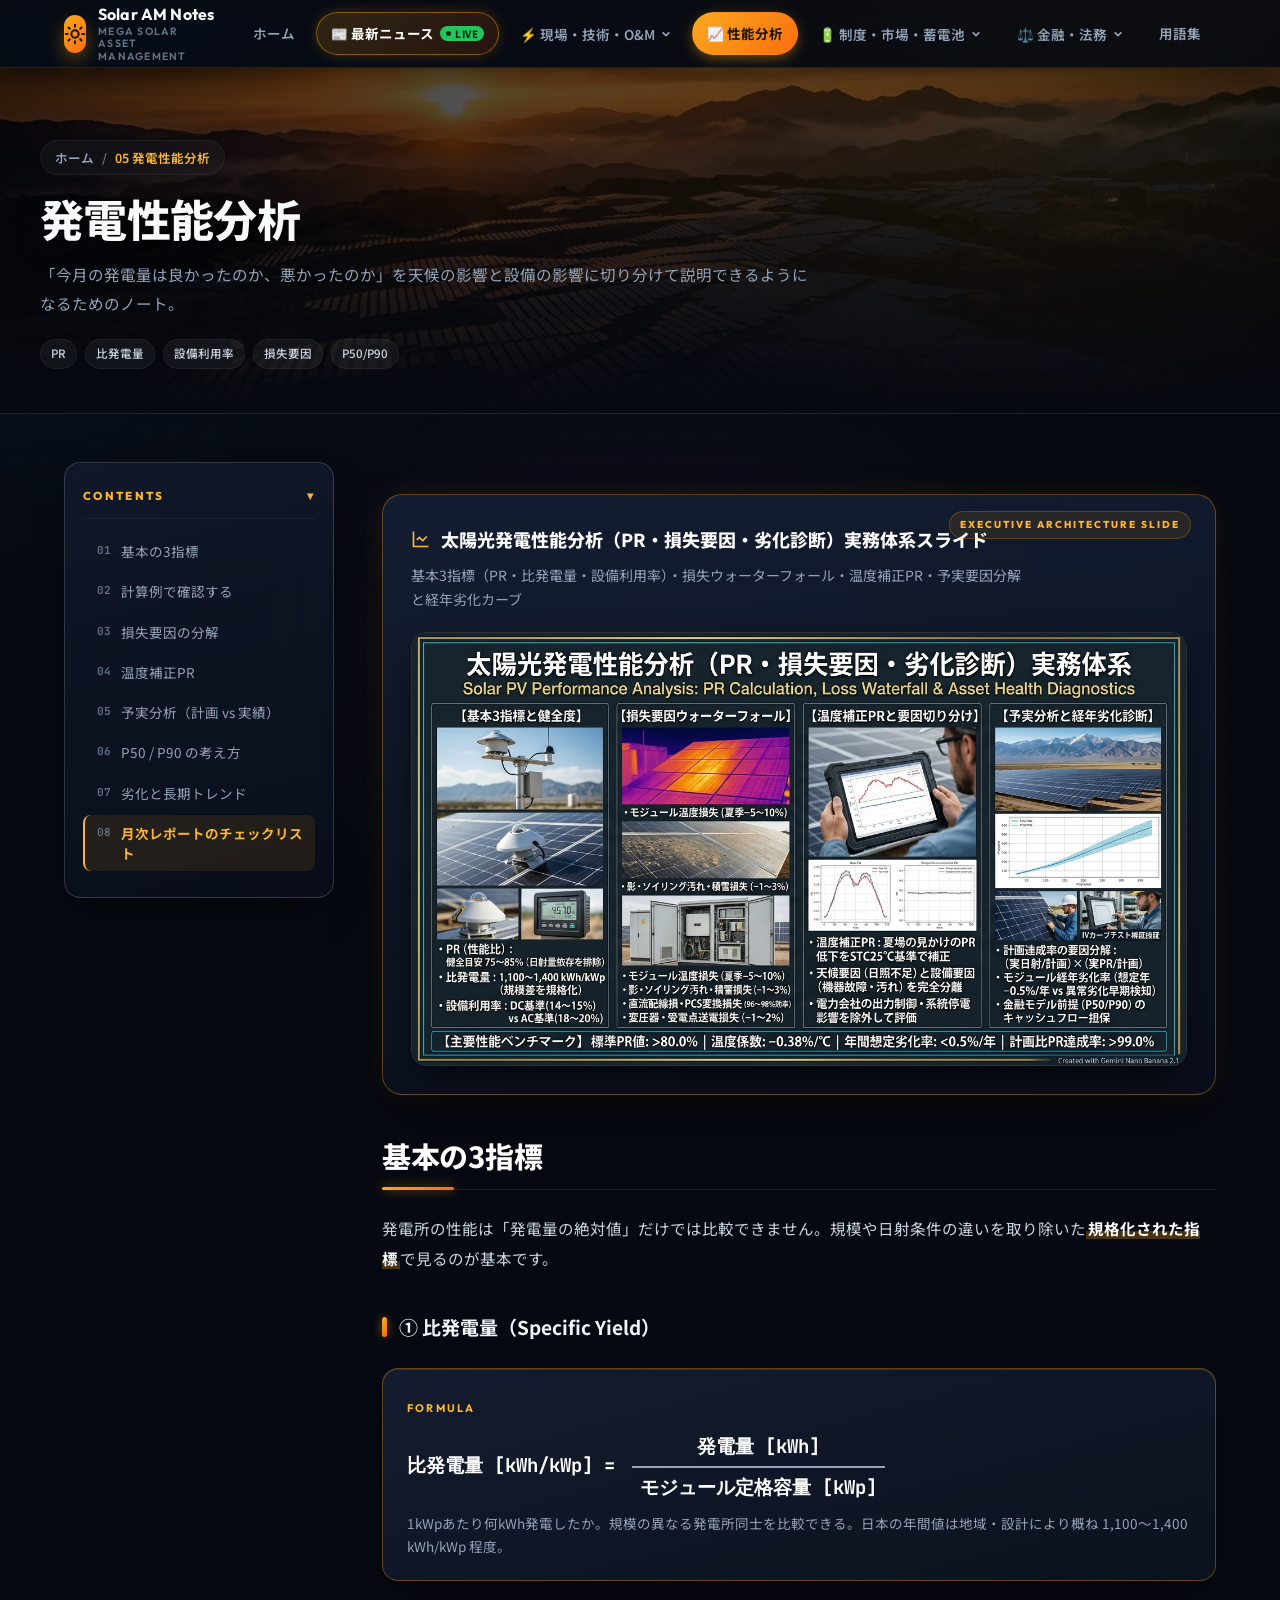
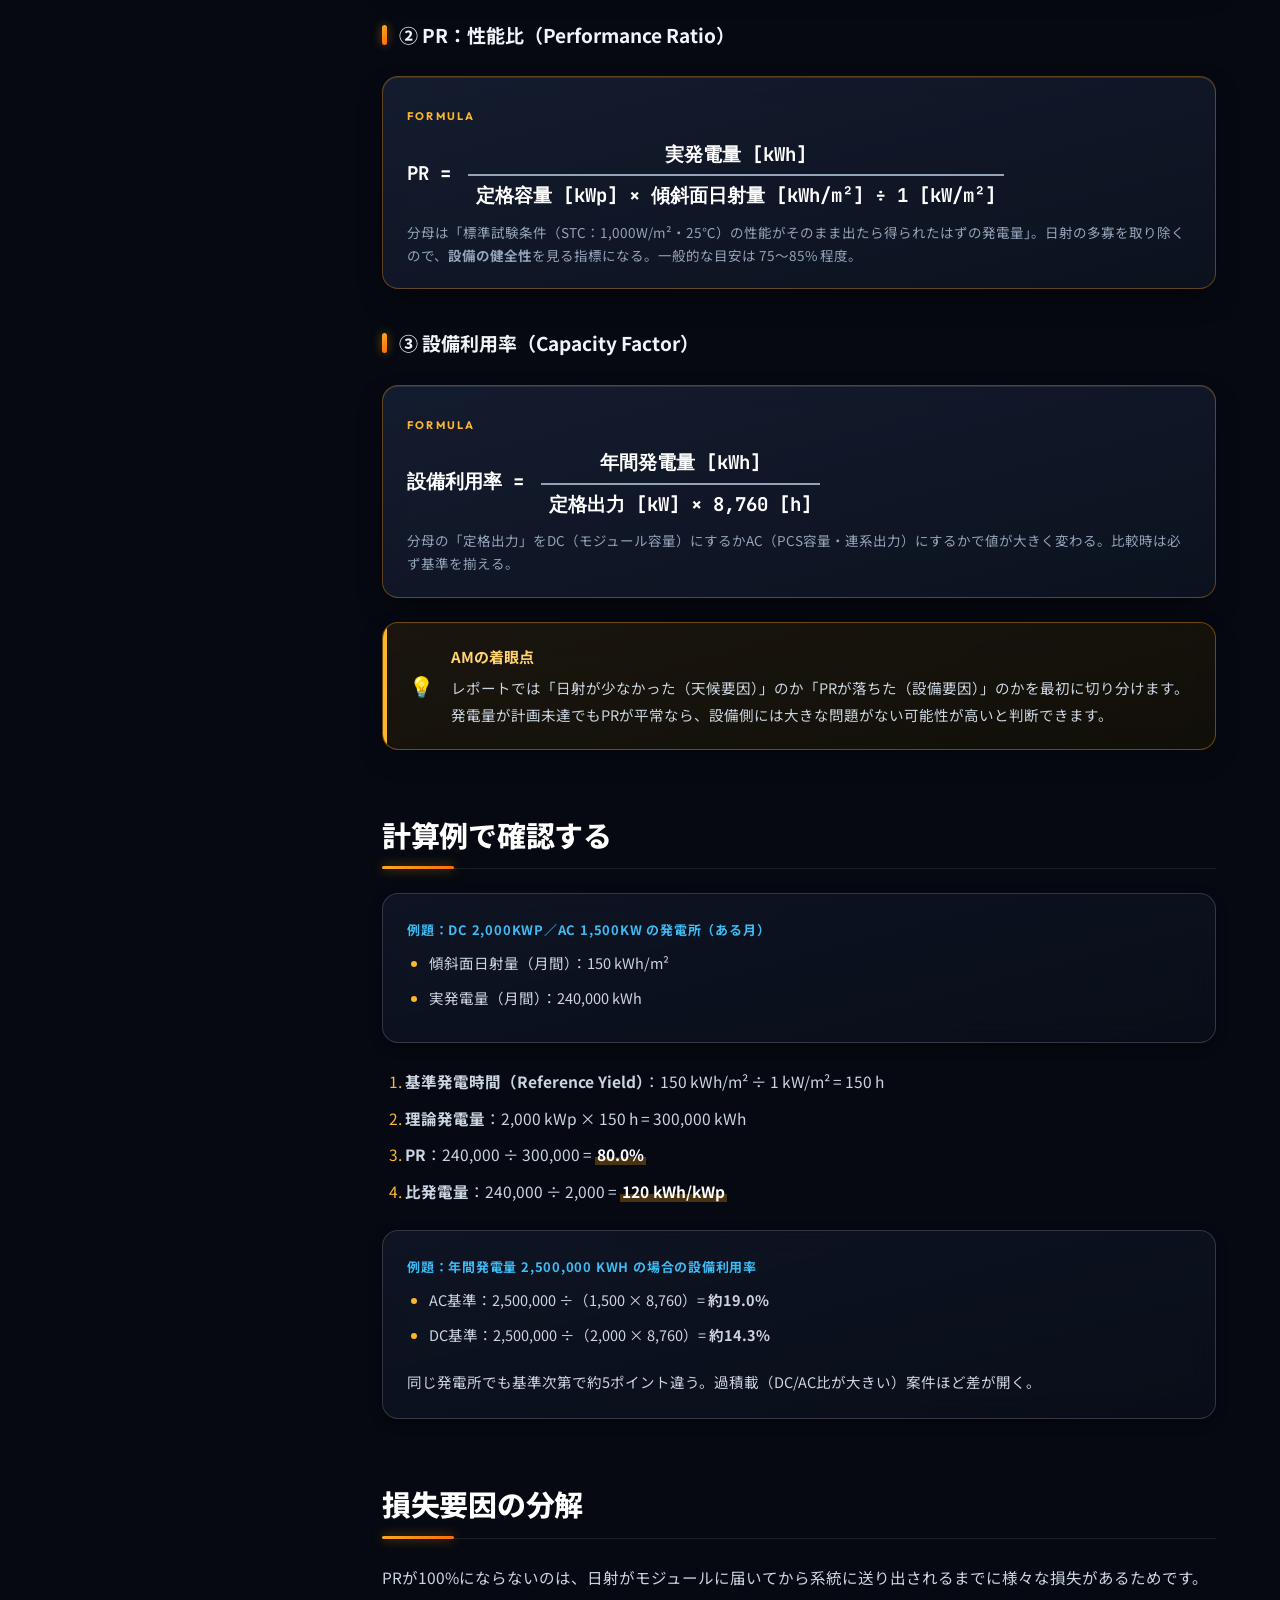
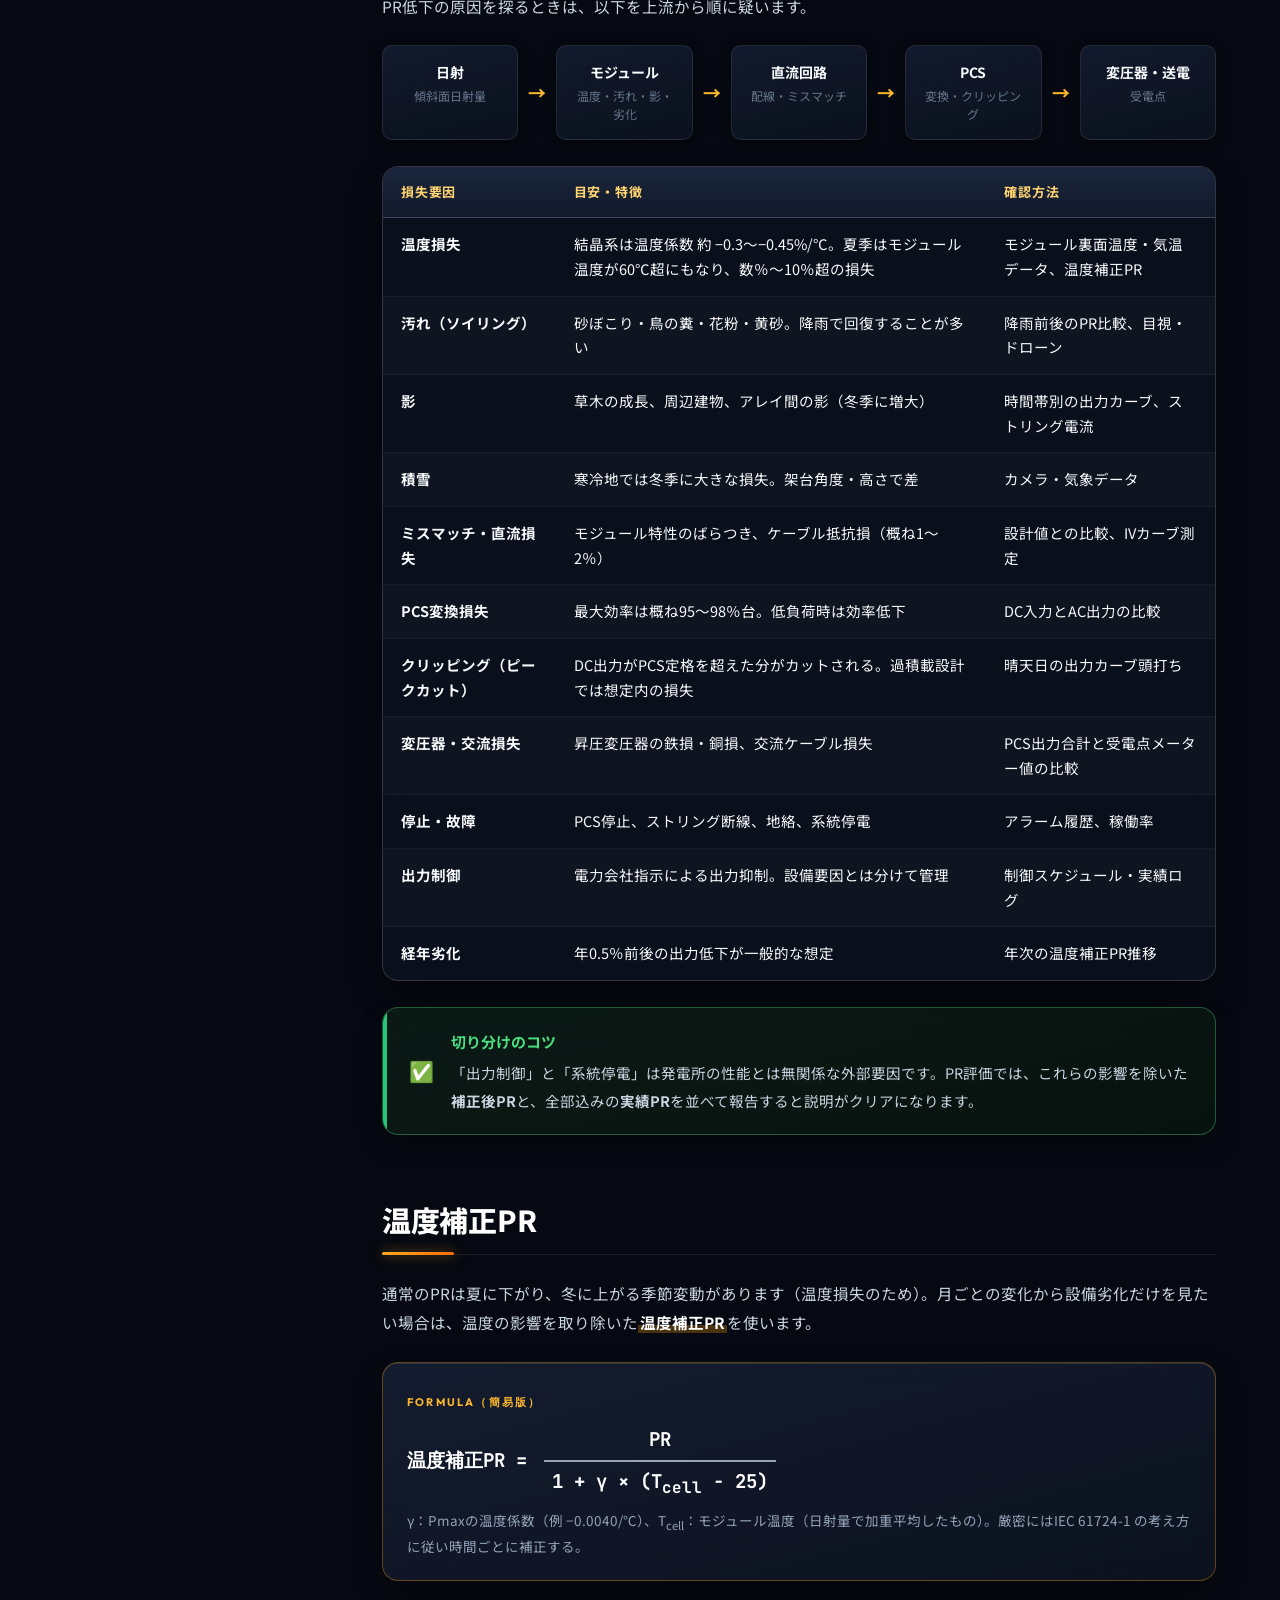
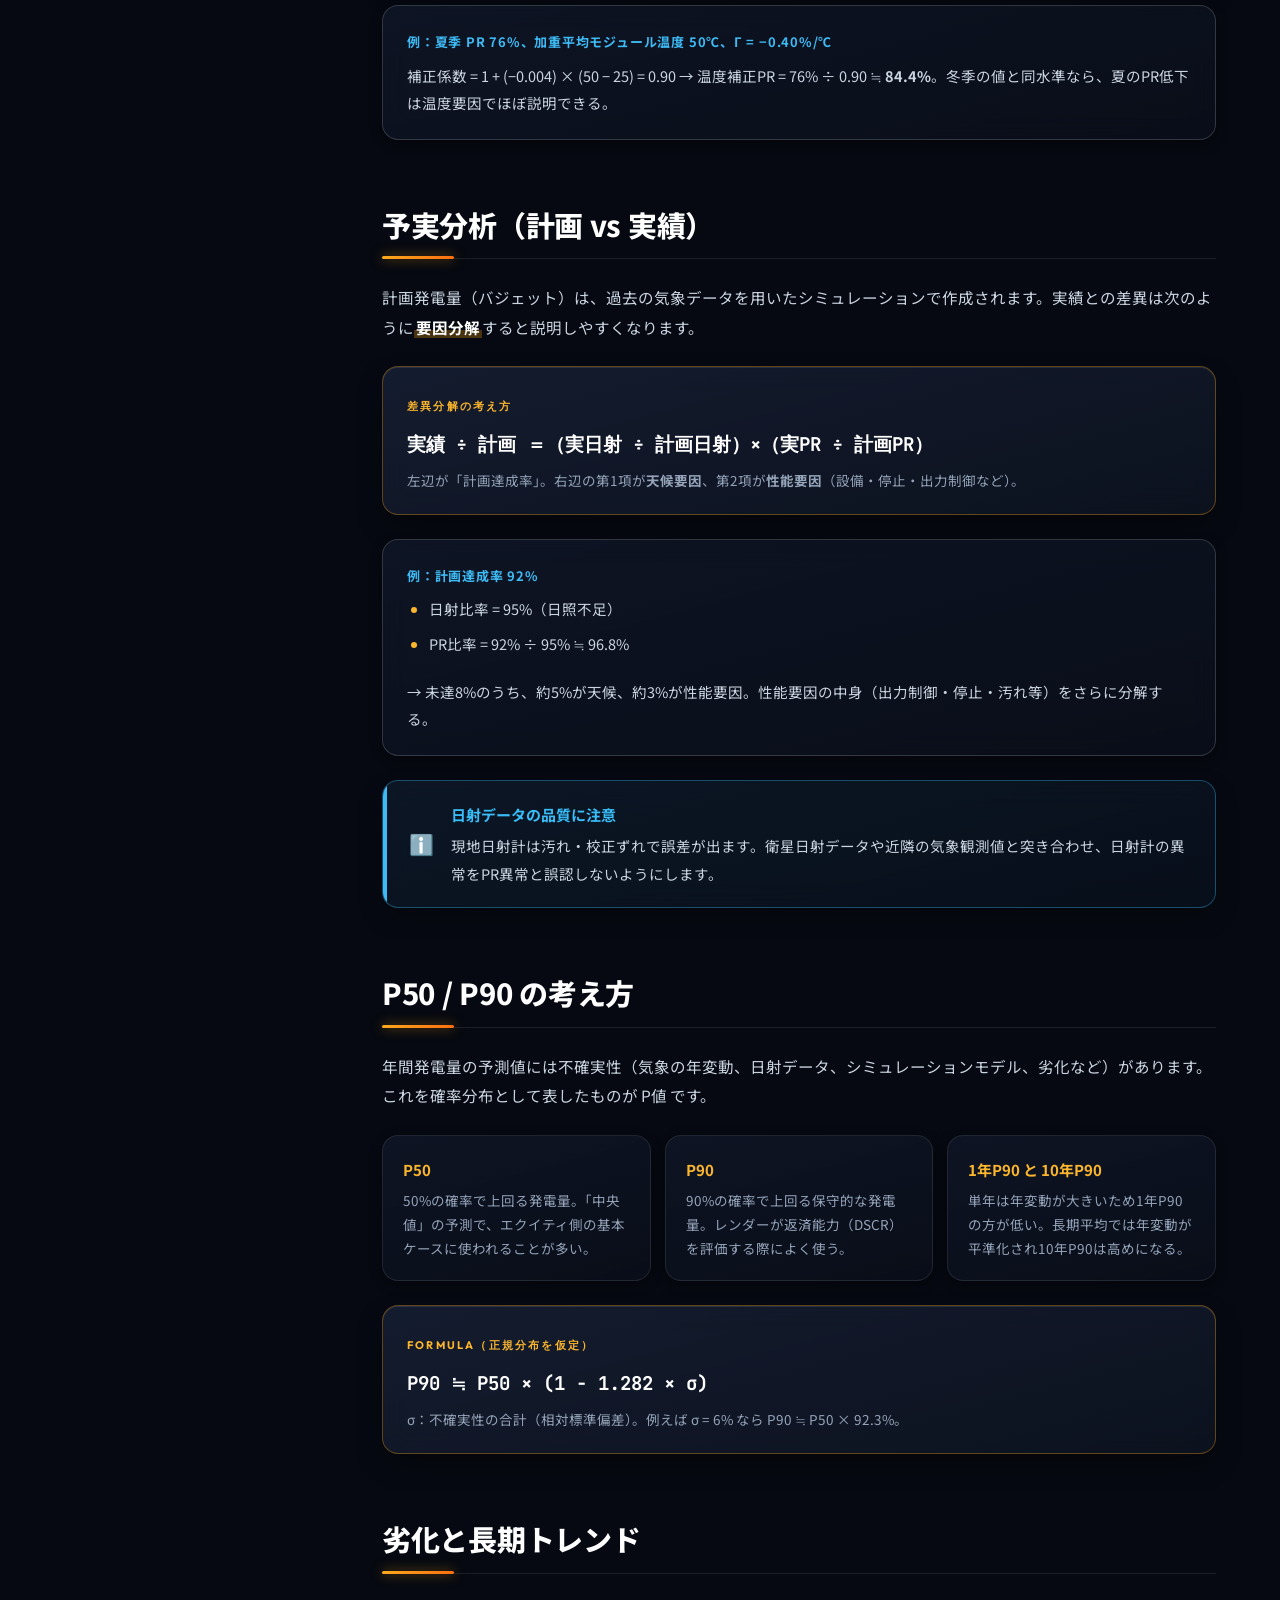
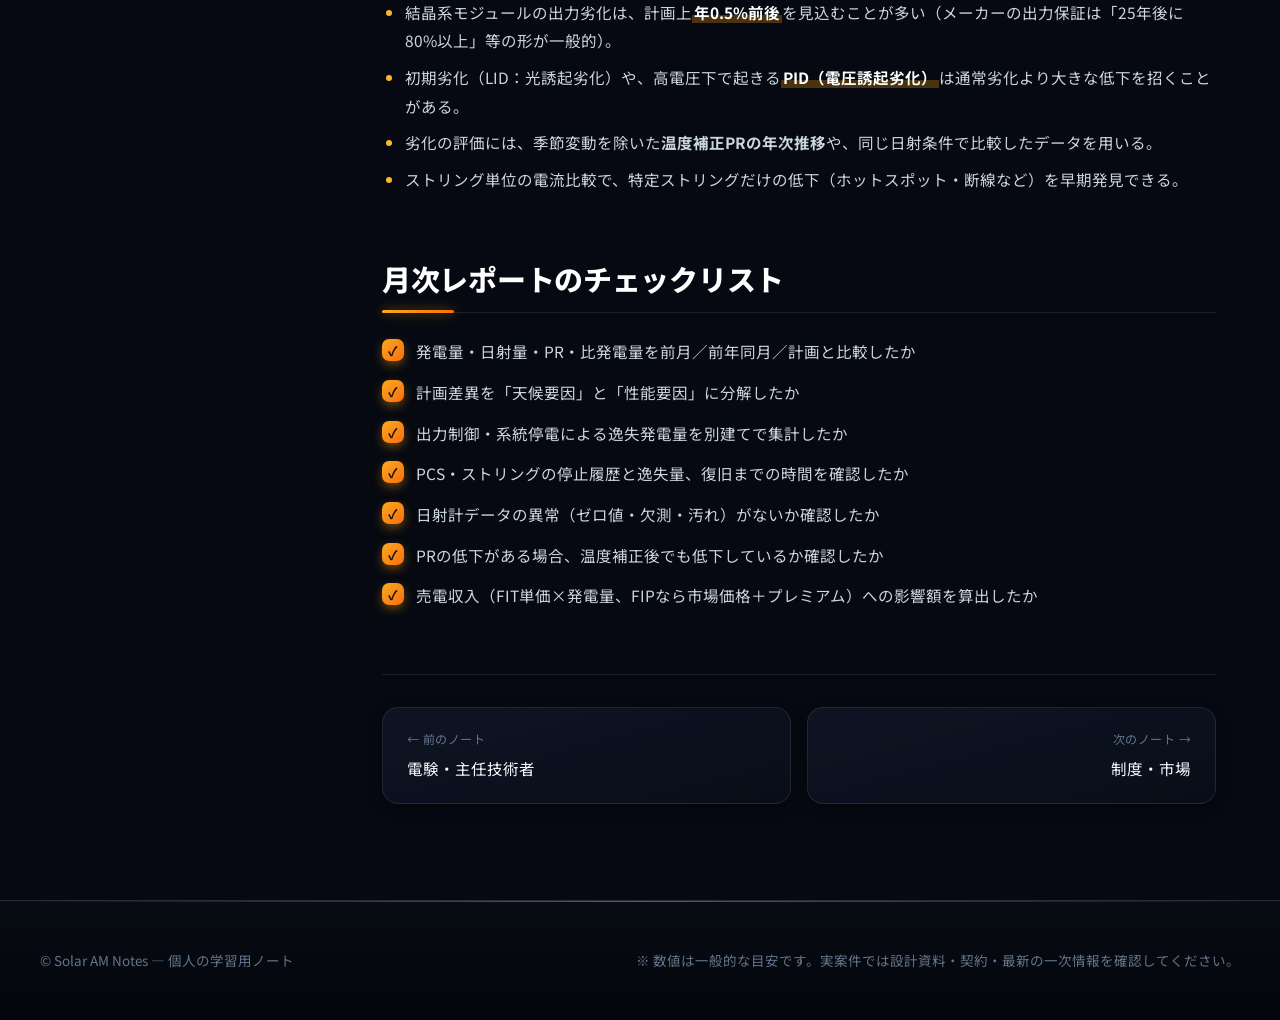
<file: notes/performance.html>
<!DOCTYPE html>
<html lang="ja">
<head>
  <meta charset="UTF-8">
  <meta name="viewport" content="width=device-width, initial-scale=1, viewport-fit=cover">
  <title>発電性能分析（PR・損失要因・予実分析）｜Solar AM Notes</title>
  <meta name="description" content="メガソーラーの発電性能分析ノート。PR（性能比）・比発電量・設備利用率の計算方法、温度補正、損失要因の分解、予実分析、P50/P90、劣化の考え方を計算例付きで解説。">
  <meta name="theme-color" content="#0b0f17">
  <link rel="icon" href="data:image/svg+xml,%3Csvg xmlns='http://www.w3.org/2000/svg' viewBox='0 0 64 64'%3E%3Crect width='64' height='64' rx='16' fill='%23f7931e'/%3E%3Ccircle cx='32' cy='32' r='11' fill='%231a1206'/%3E%3C/svg%3E">
  <link rel="preconnect" href="https://fonts.googleapis.com">
  <link rel="preconnect" href="https://fonts.gstatic.com" crossorigin>
  <link href="https://fonts.googleapis.com/css2?family=Noto+Sans+JP:wght@400;500;700;800&family=Outfit:wght@500;600;700;800&family=JetBrains+Mono:wght@500&display=swap" rel="stylesheet">
  <link rel="stylesheet" href="../assets/css/style.css">
</head>
<body data-root="../" data-page="performance">
  <div class="progress" id="progress"></div>

  <header class="site-header">
    <div class="header-inner">
      <a class="brand" href="../index.html" aria-label="Solar AM Notes ホーム">
        <span class="brand-logo"><svg viewBox="0 0 24 24" fill="none" stroke="#1a1206" stroke-width="2.2" stroke-linecap="round"><circle cx="12" cy="12" r="4"/><path d="M12 2v2M12 20v2M4.9 4.9l1.4 1.4M17.7 17.7l1.4 1.4M2 12h2M20 12h2M4.9 19.1l1.4-1.4M17.7 6.3l1.4-1.4"/></svg></span>
        <span>Solar AM Notes<small>MEGA SOLAR ASSET MANAGEMENT</small></span>
      </a>
      <button class="nav-toggle" id="nav-toggle" aria-label="メニューを開く" aria-expanded="false" aria-controls="site-nav"><span></span></button>
      <nav class="nav" id="site-nav" aria-label="メインナビゲーション"></nav>
    </div>
  </header>

  <main>
    <section class="page-hero">
      <div class="page-hero-inner">
        <nav class="breadcrumb" aria-label="パンくずリスト"><a href="../index.html">ホーム</a><span>/</span><span>05 発電性能分析</span></nav>
        <h1>発電性能分析</h1>
        <p>「今月の発電量は良かったのか、悪かったのか」を天候の影響と設備の影響に切り分けて説明できるようになるためのノート。</p>
        <div class="meta"><span class="tag">PR</span><span class="tag">比発電量</span><span class="tag">設備利用率</span><span class="tag">損失要因</span><span class="tag">P50/P90</span></div>
      </div>
    </section>

    <div class="article-wrap">
      <details class="toc" id="toc" open>
        <summary>Contents <span aria-hidden="true">▾</span></summary>
        <ol id="toc-list"></ol>
      </details>

      <article class="prose">

        <!-- ===== SECTION: 発電性能分析 総合スライド図解 ===== -->
        <div class="diagram-card">
          <h4><svg width="20" height="20" viewBox="0 0 24 24" fill="none" stroke="currentColor" stroke-width="2"><path d="M3 3v18h18"/><path d="m19 9-5 5-4-4-3 3"/></svg> 太陽光発電性能分析（PR・損失要因・劣化診断）実務体系スライド</h4>
          <p class="desc">基本3指標（PR・比発電量・設備利用率）・損失ウォーターフォール・温度補正PR・予実要因分解と経年劣化カーブ</p>
          <div class="diagram-figure">
            <img src="../assets/img/performance_analysis_slide.jpg" alt="太陽光発電性能分析（PR・損失要因・劣化診断）実務体系スライド図解" loading="lazy">
          </div>
        </div>

        <section id="indicators">
          <h2>基本の3指標</h2>
          <p>発電所の性能は「発電量の絶対値」だけでは比較できません。規模や日射条件の違いを取り除いた<strong>規格化された指標</strong>で見るのが基本です。</p>

          <h3>① 比発電量（Specific Yield）</h3>
          <div class="formula">
            <span class="label">Formula</span>
            <div class="eq">比発電量 [kWh/kWp] = <span class="frac"><span>発電量 [kWh]</span><span>モジュール定格容量 [kWp]</span></span></div>
            <p class="note">1kWpあたり何kWh発電したか。規模の異なる発電所同士を比較できる。日本の年間値は地域・設計により概ね 1,100〜1,400 kWh/kWp 程度。</p>
          </div>

          <h3>② PR：性能比（Performance Ratio）</h3>
          <div class="formula">
            <span class="label">Formula</span>
            <div class="eq">PR = <span class="frac"><span>実発電量 [kWh]</span><span>定格容量 [kWp] × 傾斜面日射量 [kWh/m²] ÷ 1 [kW/m²]</span></span></div>
            <p class="note">分母は「標準試験条件（STC：1,000W/m²・25℃）の性能がそのまま出たら得られたはずの発電量」。日射の多寡を取り除くので、<b>設備の健全性</b>を見る指標になる。一般的な目安は 75〜85% 程度。</p>
          </div>

          <h3>③ 設備利用率（Capacity Factor）</h3>
          <div class="formula">
            <span class="label">Formula</span>
            <div class="eq">設備利用率 = <span class="frac"><span>年間発電量 [kWh]</span><span>定格出力 [kW] × 8,760 [h]</span></span></div>
            <p class="note">分母の「定格出力」をDC（モジュール容量）にするかAC（PCS容量・連系出力）にするかで値が大きく変わる。比較時は必ず基準を揃える。</p>
          </div>

          <div class="callout am"><span class="ic">💡</span><div><b class="t">AMの着眼点</b><p>レポートでは「日射が少なかった（天候要因）」のか「PRが落ちた（設備要因）」のかを最初に切り分けます。発電量が計画未達でもPRが平常なら、設備側には大きな問題がない可能性が高いと判断できます。</p></div></div>
        </section>

        <section id="example">
          <h2>計算例で確認する</h2>
          <div class="example">
            <span class="label">例題：DC 2,000kWp／AC 1,500kW の発電所（ある月）</span>
            <ul>
              <li>傾斜面日射量（月間）：150 kWh/m²</li>
              <li>実発電量（月間）：240,000 kWh</li>
            </ul>
          </div>
          <ol>
            <li><b>基準発電時間（Reference Yield）</b>：150 kWh/m² ÷ 1 kW/m² = 150 h</li>
            <li><b>理論発電量</b>：2,000 kWp × 150 h = 300,000 kWh</li>
            <li><b>PR</b>：240,000 ÷ 300,000 = <strong>80.0%</strong></li>
            <li><b>比発電量</b>：240,000 ÷ 2,000 = <strong>120 kWh/kWp</strong></li>
          </ol>

          <div class="example">
            <span class="label">例題：年間発電量 2,500,000 kWh の場合の設備利用率</span>
            <ul>
              <li>AC基準：2,500,000 ÷（1,500 × 8,760）= <b>約19.0%</b></li>
              <li>DC基準：2,500,000 ÷（2,000 × 8,760）= <b>約14.3%</b></li>
            </ul>
            <p>同じ発電所でも基準次第で約5ポイント違う。過積載（DC/AC比が大きい）案件ほど差が開く。</p>
          </div>
        </section>

        <section id="losses">
          <h2>損失要因の分解</h2>
          <p>PRが100%にならないのは、日射がモジュールに届いてから系統に送り出されるまでに様々な損失があるためです。PR低下の原因を探るときは、以下を上流から順に疑います。</p>

          <div class="flow">
            <div class="node">日射<small>傾斜面日射量</small></div><div class="arrow">→</div>
            <div class="node">モジュール<small>温度・汚れ・影・劣化</small></div><div class="arrow">→</div>
            <div class="node">直流回路<small>配線・ミスマッチ</small></div><div class="arrow">→</div>
            <div class="node">PCS<small>変換・クリッピング</small></div><div class="arrow">→</div>
            <div class="node">変圧器・送電<small>受電点</small></div>
          </div>

          <table>
            <thead><tr><th>損失要因</th><th>目安・特徴</th><th>確認方法</th></tr></thead>
            <tbody>
              <tr><td><b>温度損失</b></td><td>結晶系は温度係数 約 −0.3〜−0.45%/℃。夏季はモジュール温度が60℃超にもなり、数％〜10％超の損失</td><td>モジュール裏面温度・気温データ、温度補正PR</td></tr>
              <tr><td><b>汚れ（ソイリング）</b></td><td>砂ぼこり・鳥の糞・花粉・黄砂。降雨で回復することが多い</td><td>降雨前後のPR比較、目視・ドローン</td></tr>
              <tr><td><b>影</b></td><td>草木の成長、周辺建物、アレイ間の影（冬季に増大）</td><td>時間帯別の出力カーブ、ストリング電流</td></tr>
              <tr><td><b>積雪</b></td><td>寒冷地では冬季に大きな損失。架台角度・高さで差</td><td>カメラ・気象データ</td></tr>
              <tr><td><b>ミスマッチ・直流損失</b></td><td>モジュール特性のばらつき、ケーブル抵抗損（概ね1〜2％）</td><td>設計値との比較、IVカーブ測定</td></tr>
              <tr><td><b>PCS変換損失</b></td><td>最大効率は概ね95〜98％台。低負荷時は効率低下</td><td>DC入力とAC出力の比較</td></tr>
              <tr><td><b>クリッピング（ピークカット）</b></td><td>DC出力がPCS定格を超えた分がカットされる。過積載設計では想定内の損失</td><td>晴天日の出力カーブ頭打ち</td></tr>
              <tr><td><b>変圧器・交流損失</b></td><td>昇圧変圧器の鉄損・銅損、交流ケーブル損失</td><td>PCS出力合計と受電点メーター値の比較</td></tr>
              <tr><td><b>停止・故障</b></td><td>PCS停止、ストリング断線、地絡、系統停電</td><td>アラーム履歴、稼働率</td></tr>
              <tr><td><b>出力制御</b></td><td>電力会社指示による出力抑制。設備要因とは分けて管理</td><td>制御スケジュール・実績ログ</td></tr>
              <tr><td><b>経年劣化</b></td><td>年0.5％前後の出力低下が一般的な想定</td><td>年次の温度補正PR推移</td></tr>
            </tbody>
          </table>

          <div class="callout tip"><span class="ic">✅</span><div><b class="t">切り分けのコツ</b><p>「出力制御」と「系統停電」は発電所の性能とは無関係な外部要因です。PR評価では、これらの影響を除いた<b>補正後PR</b>と、全部込みの<b>実績PR</b>を並べて報告すると説明がクリアになります。</p></div></div>
        </section>

        <section id="temp-pr">
          <h2>温度補正PR</h2>
          <p>通常のPRは夏に下がり、冬に上がる季節変動があります（温度損失のため）。月ごとの変化から設備劣化だけを見たい場合は、温度の影響を取り除いた<strong>温度補正PR</strong>を使います。</p>
          <div class="formula">
            <span class="label">Formula（簡易版）</span>
            <div class="eq">温度補正PR = <span class="frac"><span>PR</span><span>1 + γ × (T<sub>cell</sub> − 25)</span></span></div>
            <p class="note">γ：Pmaxの温度係数（例 −0.0040/℃）、T<sub>cell</sub>：モジュール温度（日射量で加重平均したもの）。厳密にはIEC 61724-1 の考え方に従い時間ごとに補正する。</p>
          </div>
          <div class="example">
            <span class="label">例：夏季 PR 76%、加重平均モジュール温度 50℃、γ = −0.40%/℃</span>
            <p>補正係数 = 1 + (−0.004) × (50 − 25) = 0.90 → 温度補正PR = 76% ÷ 0.90 ≒ <b>84.4%</b>。冬季の値と同水準なら、夏のPR低下は温度要因でほぼ説明できる。</p>
          </div>
        </section>

        <section id="budget">
          <h2>予実分析（計画 vs 実績）</h2>
          <p>計画発電量（バジェット）は、過去の気象データを用いたシミュレーションで作成されます。実績との差異は次のように<strong>要因分解</strong>すると説明しやすくなります。</p>
          <div class="formula">
            <span class="label">差異分解の考え方</span>
            <div class="eq">実績 ÷ 計画 ＝（実日射 ÷ 計画日射）×（実PR ÷ 計画PR）</div>
            <p class="note">左辺が「計画達成率」。右辺の第1項が<b>天候要因</b>、第2項が<b>性能要因</b>（設備・停止・出力制御など）。</p>
          </div>
          <div class="example">
            <span class="label">例：計画達成率 92%</span>
            <ul>
              <li>日射比率 = 95%（日照不足）</li>
              <li>PR比率 = 92% ÷ 95% ≒ 96.8%</li>
            </ul>
            <p>→ 未達8%のうち、約5%が天候、約3%が性能要因。性能要因の中身（出力制御・停止・汚れ等）をさらに分解する。</p>
          </div>
          <div class="callout info"><span class="ic">ℹ️</span><div><b class="t">日射データの品質に注意</b><p>現地日射計は汚れ・校正ずれで誤差が出ます。衛星日射データや近隣の気象観測値と突き合わせ、日射計の異常をPR異常と誤認しないようにします。</p></div></div>
        </section>

        <section id="p50p90">
          <h2>P50 / P90 の考え方</h2>
          <p>年間発電量の予測値には不確実性（気象の年変動、日射データ、シミュレーションモデル、劣化など）があります。これを確率分布として表したものが P値 です。</p>
          <div class="kp-grid">
            <div class="kp"><b>P50</b><p>50%の確率で上回る発電量。「中央値」の予測で、エクイティ側の基本ケースに使われることが多い。</p></div>
            <div class="kp"><b>P90</b><p>90%の確率で上回る保守的な発電量。レンダーが返済能力（DSCR）を評価する際によく使う。</p></div>
            <div class="kp"><b>1年P90 と 10年P90</b><p>単年は年変動が大きいため1年P90の方が低い。長期平均では年変動が平準化され10年P90は高めになる。</p></div>
          </div>
          <div class="formula">
            <span class="label">Formula（正規分布を仮定）</span>
            <div class="eq">P90 ≒ P50 × (1 − 1.282 × σ)</div>
            <p class="note">σ：不確実性の合計（相対標準偏差）。例えば σ = 6% なら P90 ≒ P50 × 92.3%。</p>
          </div>
        </section>

        <section id="degradation">
          <h2>劣化と長期トレンド</h2>
          <ul>
            <li>結晶系モジュールの出力劣化は、計画上<strong>年0.5%前後</strong>を見込むことが多い（メーカーの出力保証は「25年後に80%以上」等の形が一般的）。</li>
            <li>初期劣化（LID：光誘起劣化）や、高電圧下で起きる<strong>PID（電圧誘起劣化）</strong>は通常劣化より大きな低下を招くことがある。</li>
            <li>劣化の評価には、季節変動を除いた<b>温度補正PRの年次推移</b>や、同じ日射条件で比較したデータを用いる。</li>
            <li>ストリング単位の電流比較で、特定ストリングだけの低下（ホットスポット・断線など）を早期発見できる。</li>
          </ul>
        </section>

        <section id="checklist">
          <h2>月次レポートのチェックリスト</h2>
          <ul class="checklist">
            <li>発電量・日射量・PR・比発電量を前月／前年同月／計画と比較したか</li>
            <li>計画差異を「天候要因」と「性能要因」に分解したか</li>
            <li>出力制御・系統停電による逸失発電量を別建てで集計したか</li>
            <li>PCS・ストリングの停止履歴と逸失量、復旧までの時間を確認したか</li>
            <li>日射計データの異常（ゼロ値・欠測・汚れ）がないか確認したか</li>
            <li>PRの低下がある場合、温度補正後でも低下しているか確認したか</li>
            <li>売電収入（FIT単価×発電量、FIPなら市場価格＋プレミアム）への影響額を算出したか</li>
          </ul>
        </section>

        <nav class="pager" id="pager" aria-label="前後のノート"></nav>
      </article>
    </div>
  </main>

  <footer class="site-footer">
    <div class="footer-inner">
      <p>© Solar AM Notes — 個人の学習用ノート</p>
      <p>※ 数値は一般的な目安です。実案件では設計資料・契約・最新の一次情報を確認してください。</p>
    </div>
  </footer>

  <button class="to-top" id="to-top" aria-label="ページの先頭へ戻る"><svg viewBox="0 0 24 24" fill="none" stroke="currentColor" stroke-width="2.6" stroke-linecap="round" stroke-linejoin="round"><path d="M12 19V5M5 12l7-7 7 7"/></svg></button>
  <script src="../assets/js/main.js"></script>
</body>
</html>
</file>
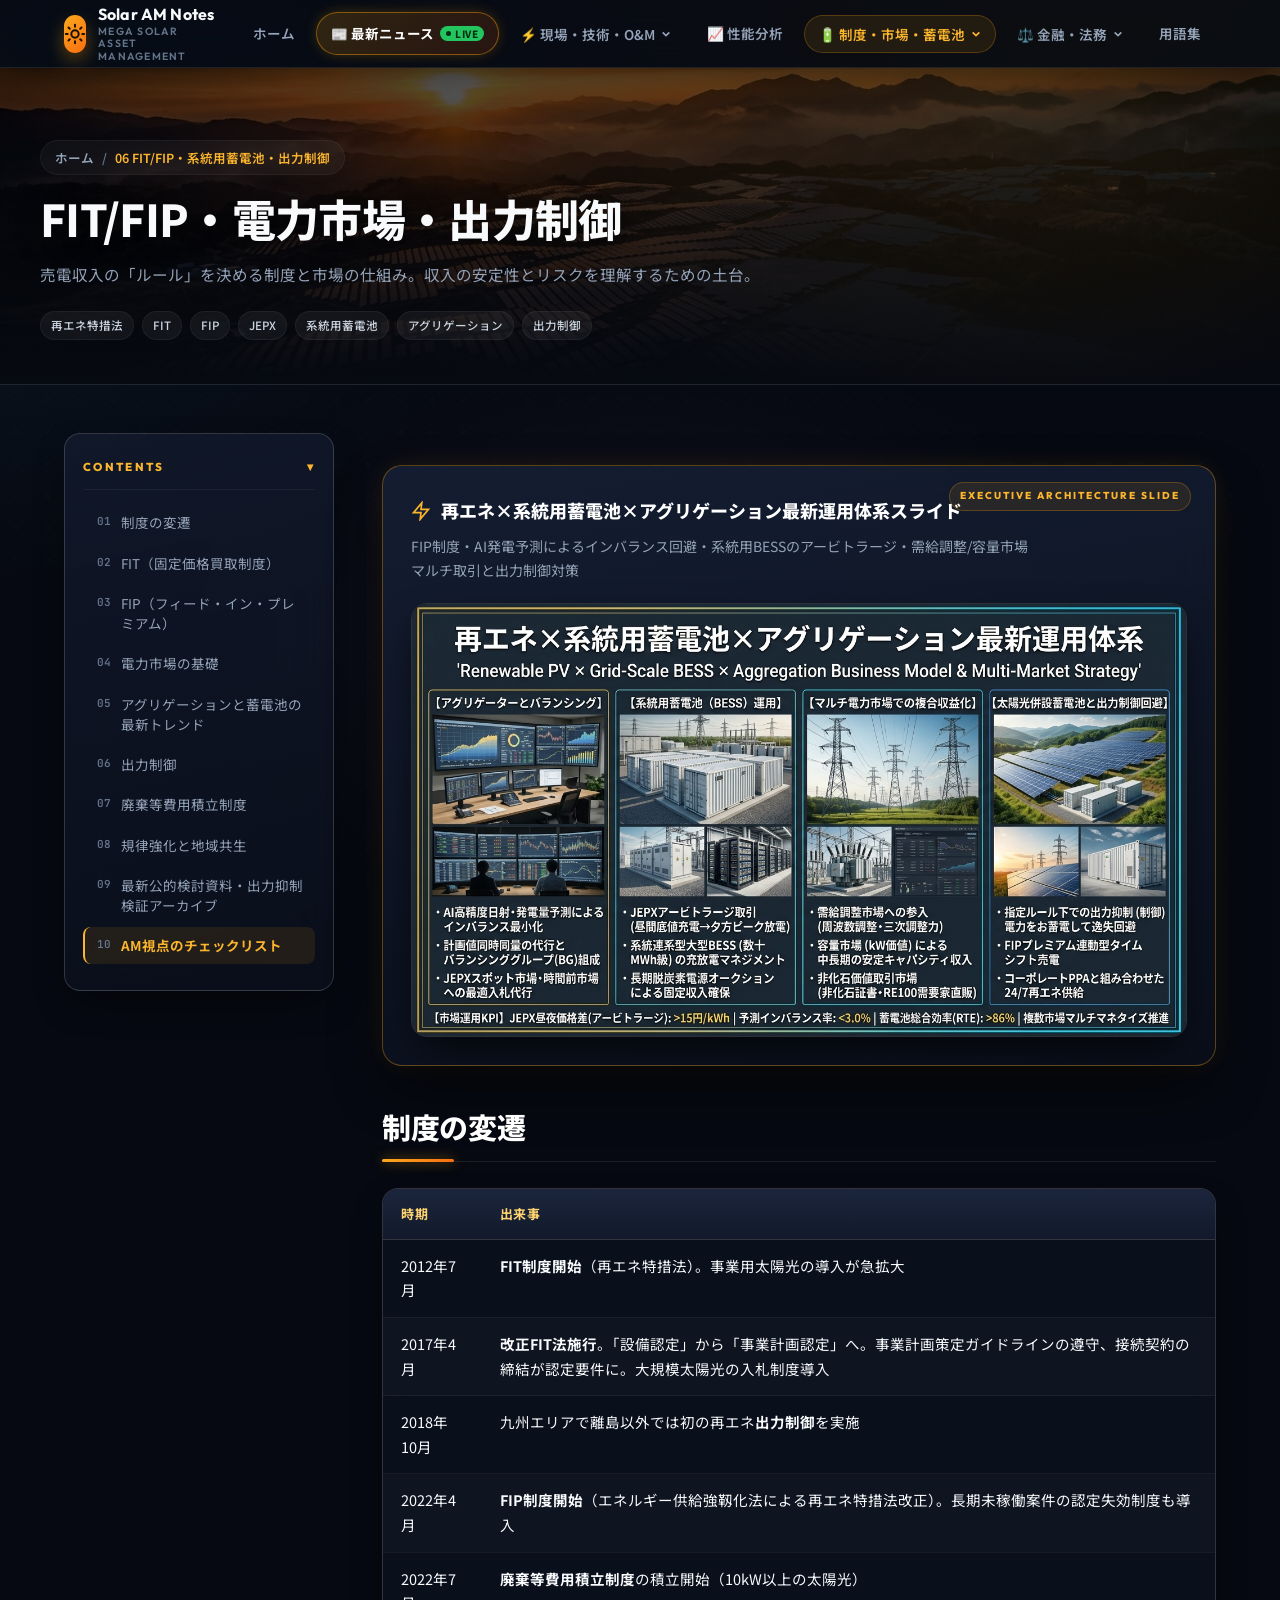
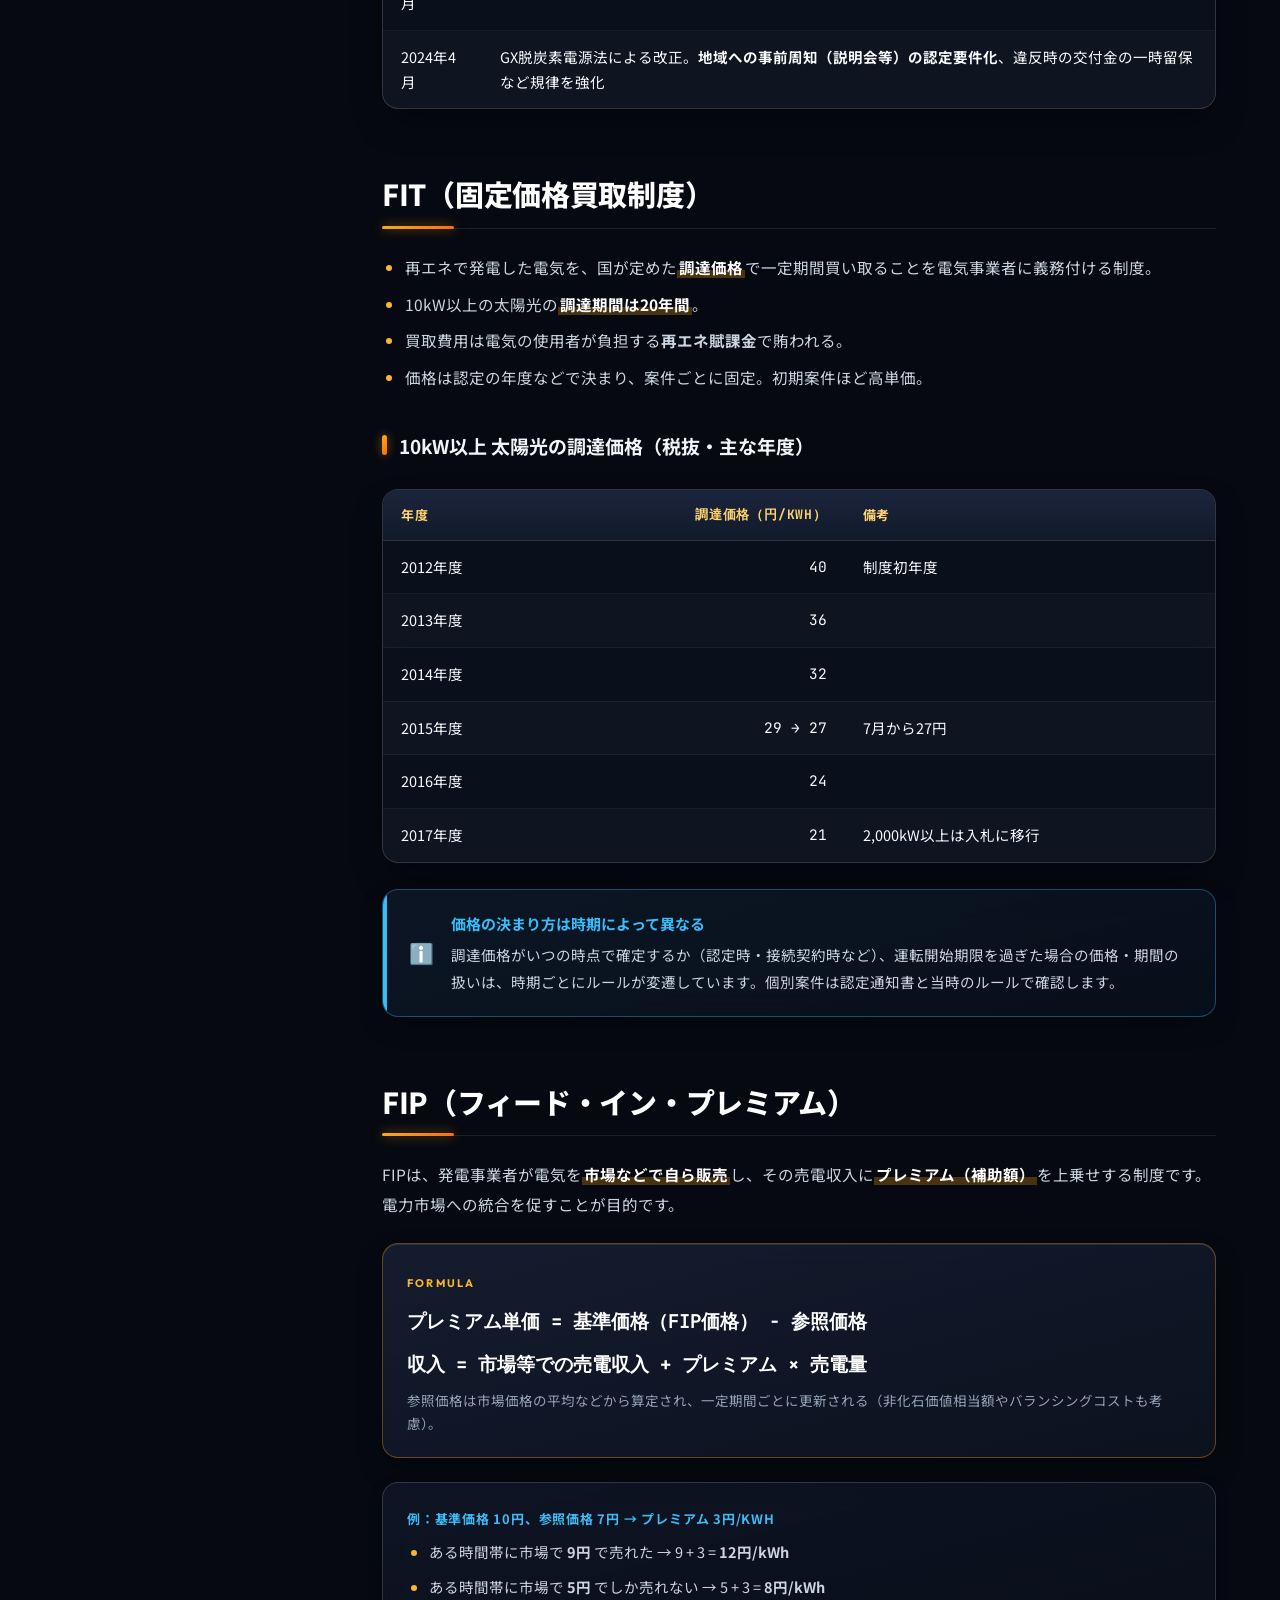
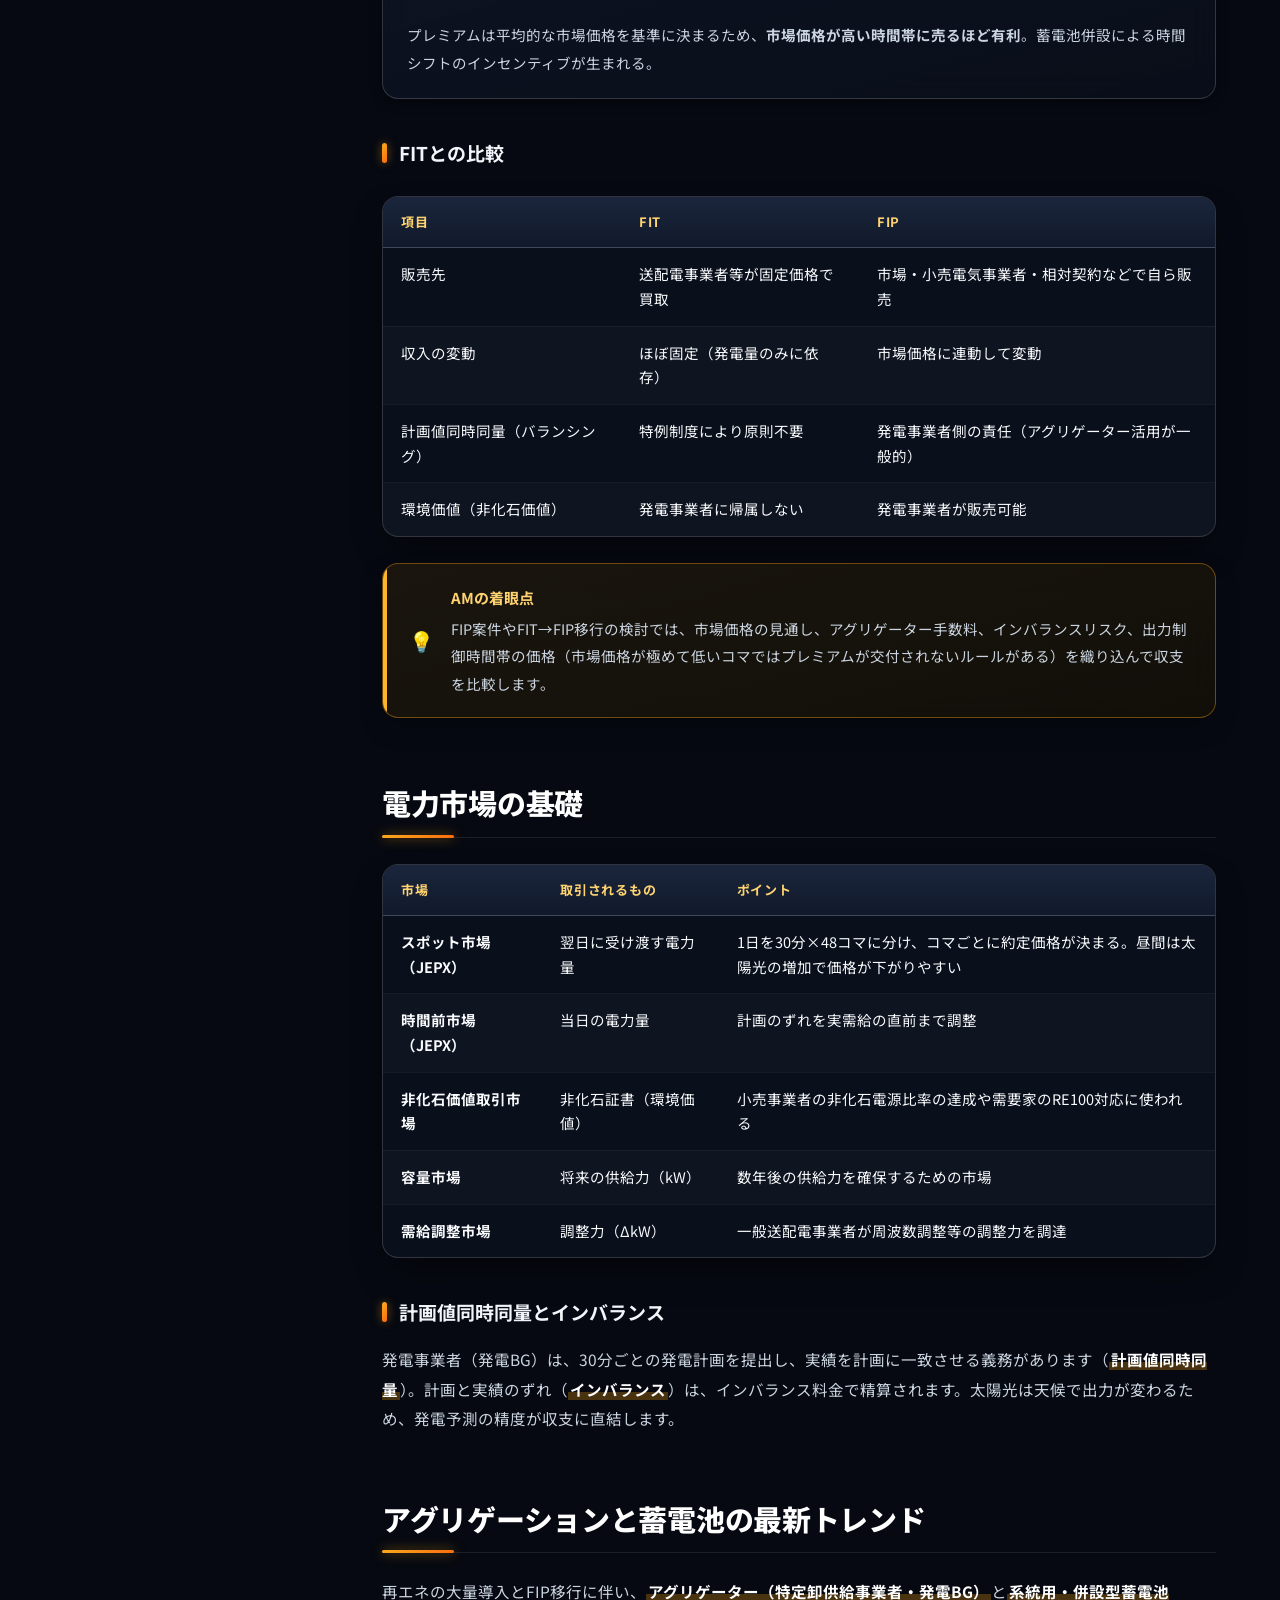
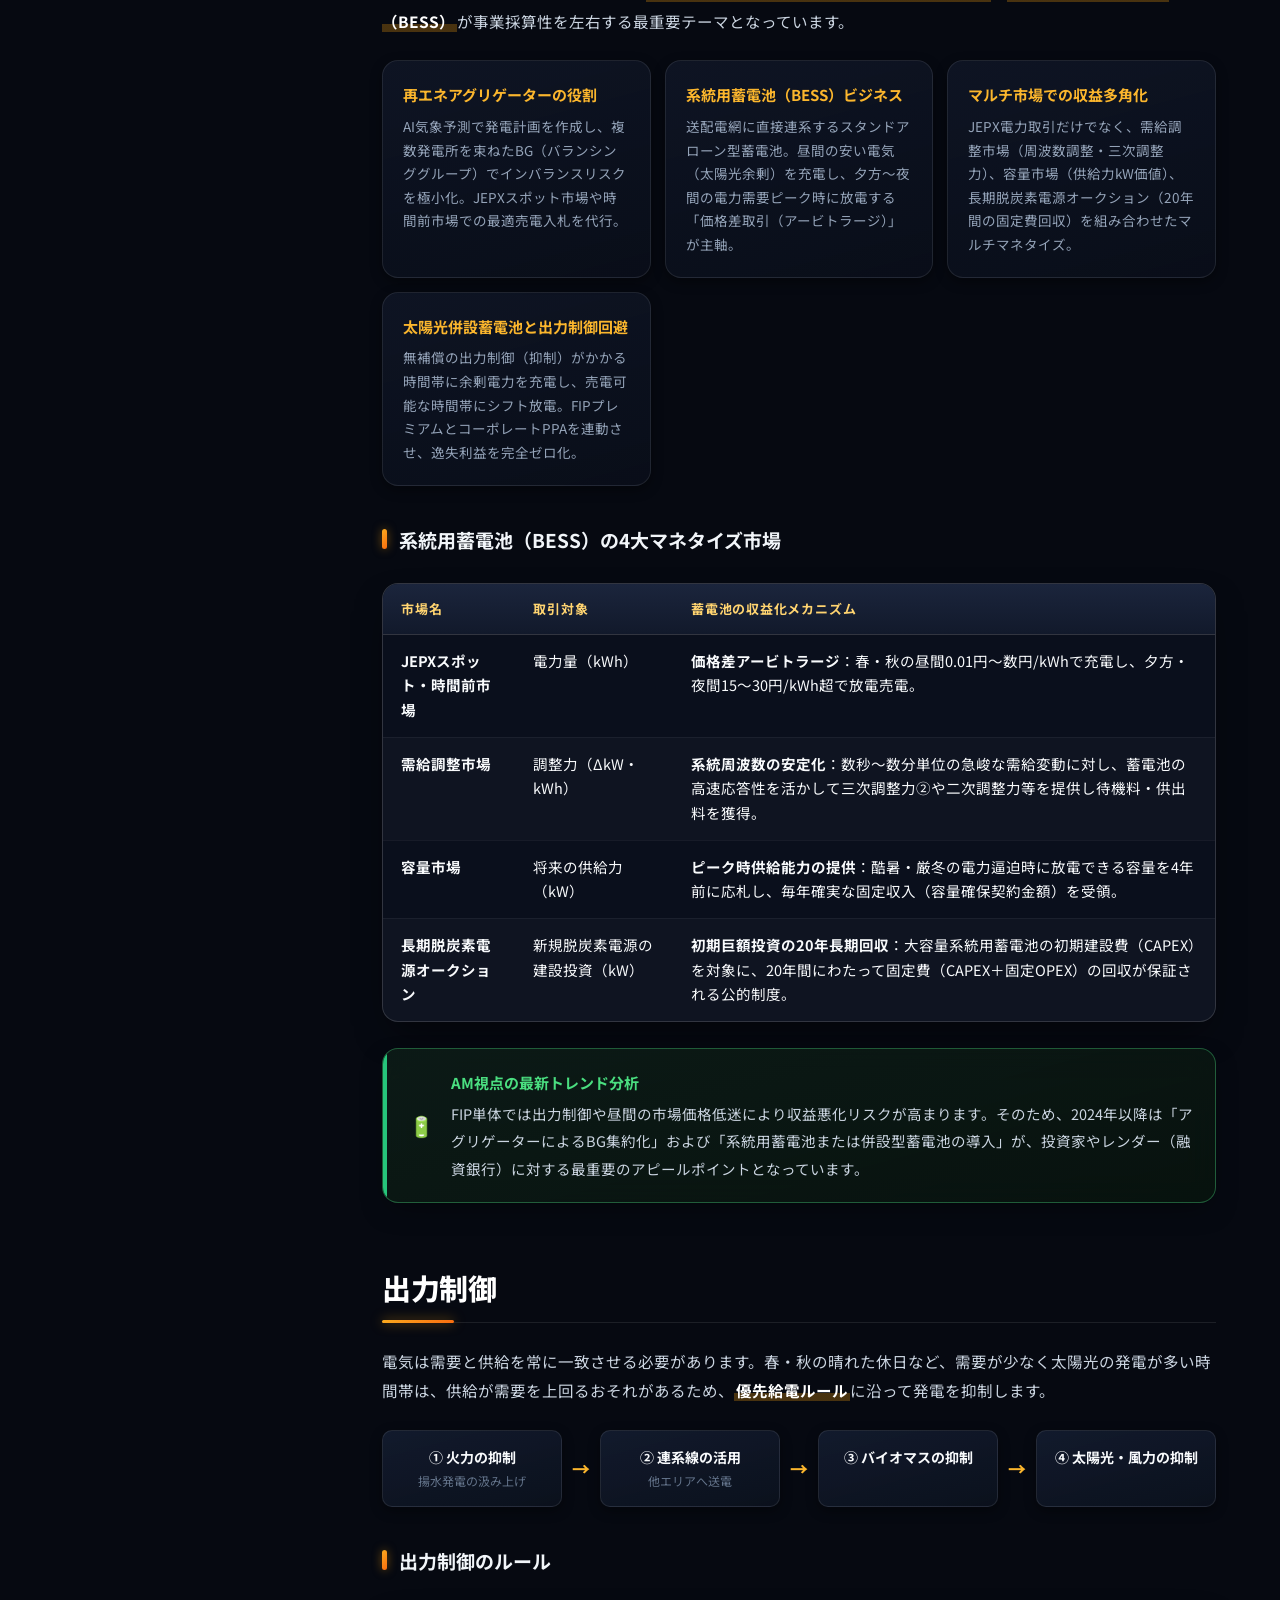
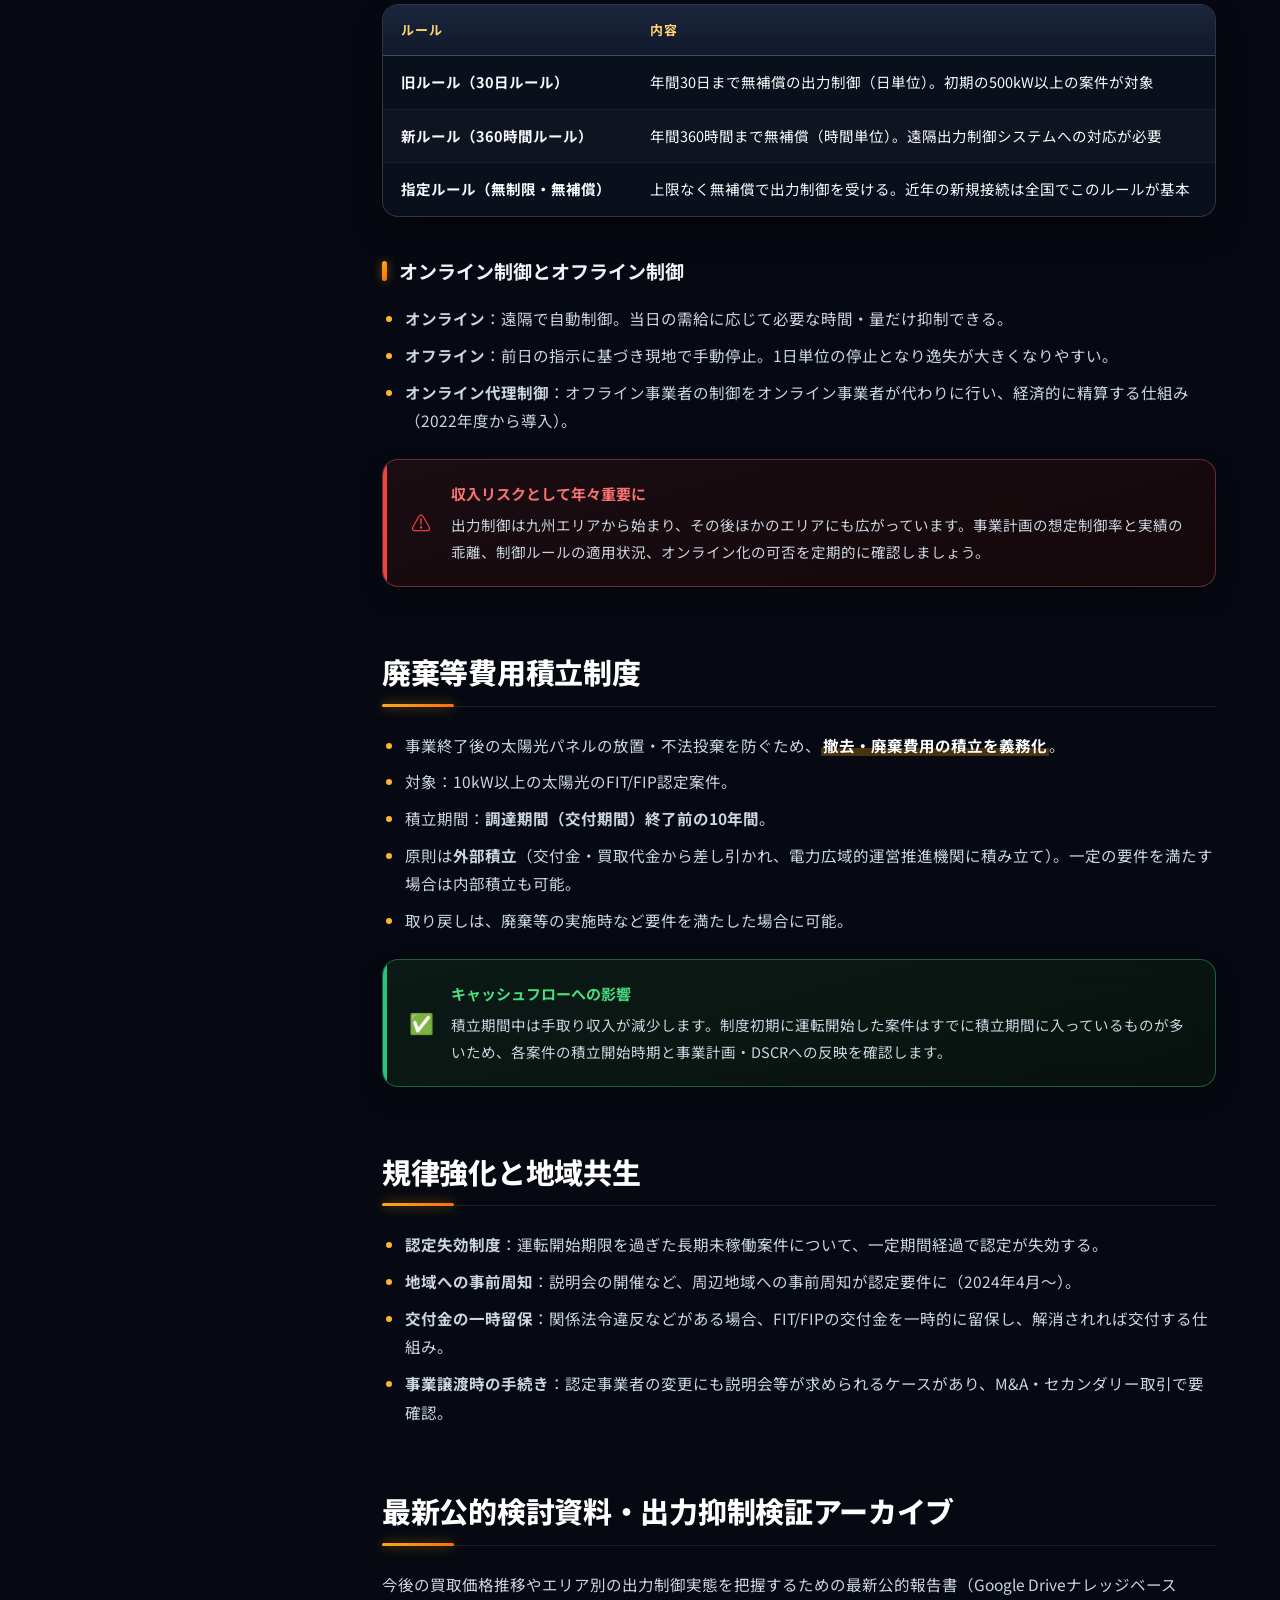
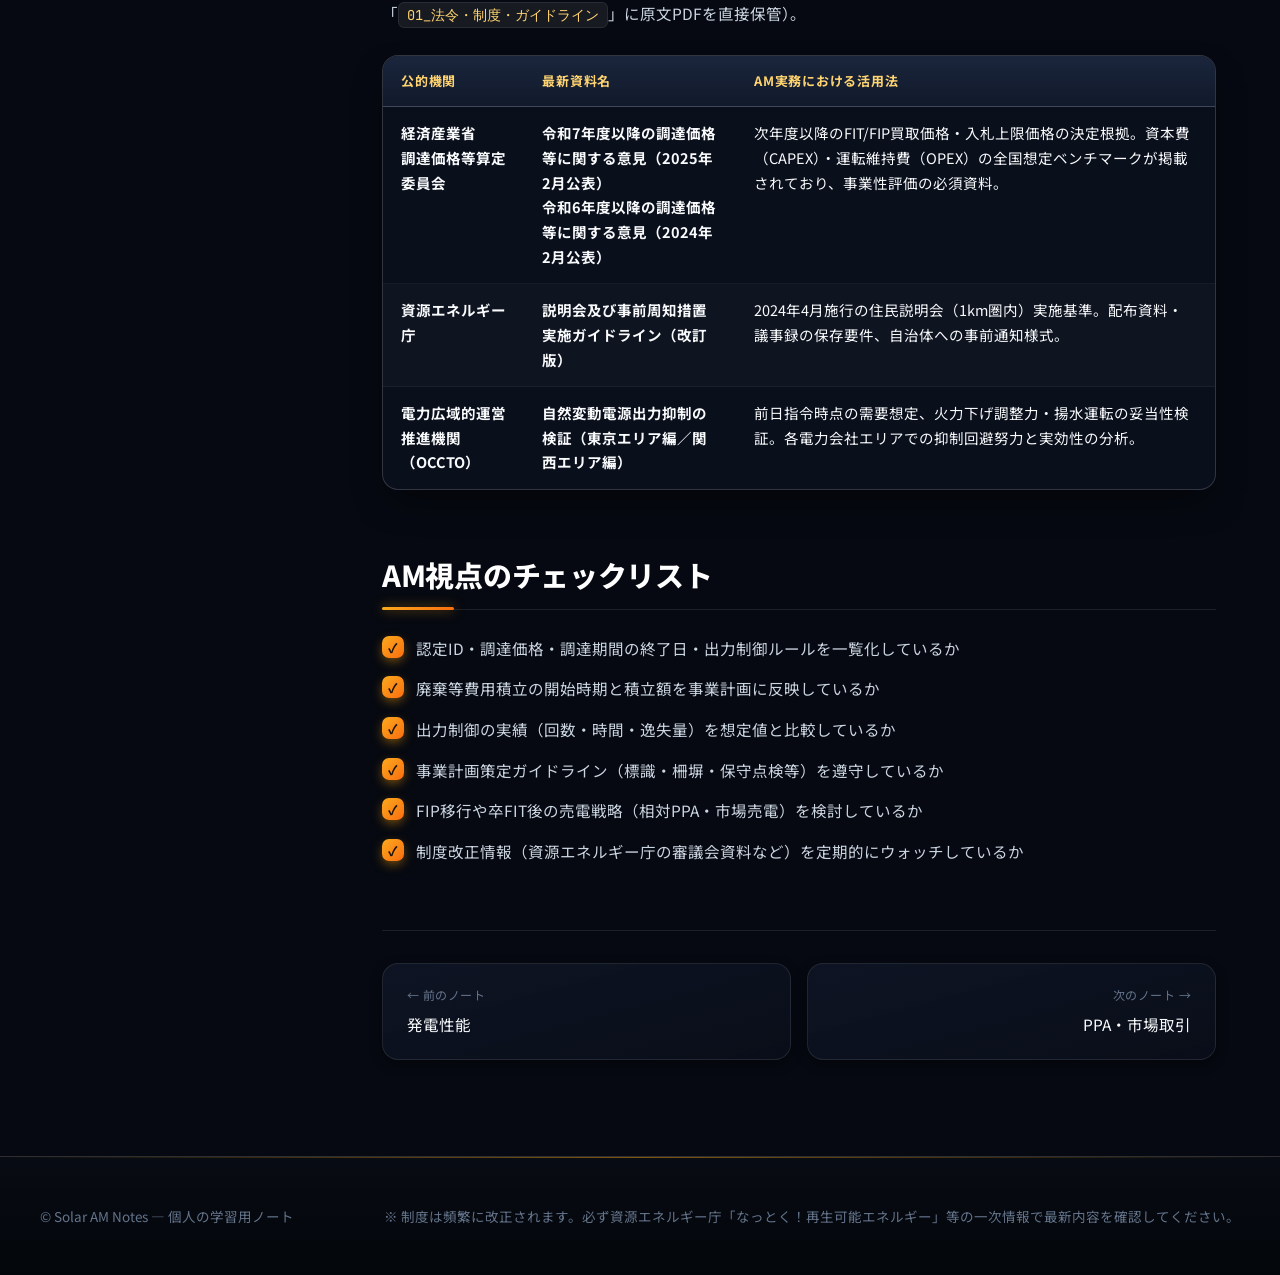
<file: notes/policy.html>
<!DOCTYPE html>
<html lang="ja">
<head>
  <meta charset="UTF-8">
  <meta name="viewport" content="width=device-width, initial-scale=1, viewport-fit=cover">
  <title>FIT/FIP制度・電力市場・出力制御｜Solar AM Notes</title>
  <meta name="description" content="FIT/FIP制度・電力市場・出力制御の学習ノート。制度の変遷、FIPプレミアムの仕組みと計算例、JEPXと計画値同時同量、出力制御ルール、廃棄等費用積立制度、地域共生の規律強化を整理。">
  <meta name="theme-color" content="#0b0f17">
  <link rel="icon" href="data:image/svg+xml,%3Csvg xmlns='http://www.w3.org/2000/svg' viewBox='0 0 64 64'%3E%3Crect width='64' height='64' rx='16' fill='%23f7931e'/%3E%3Ccircle cx='32' cy='32' r='11' fill='%231a1206'/%3E%3C/svg%3E">
  <link rel="preconnect" href="https://fonts.googleapis.com">
  <link rel="preconnect" href="https://fonts.gstatic.com" crossorigin>
  <link href="https://fonts.googleapis.com/css2?family=Noto+Sans+JP:wght@400;500;700;800&family=Outfit:wght@500;600;700;800&family=JetBrains+Mono:wght@500&display=swap" rel="stylesheet">
  <link rel="stylesheet" href="../assets/css/style.css">
</head>
<body data-root="../" data-page="policy">
  <div class="progress" id="progress"></div>

  <header class="site-header">
    <div class="header-inner">
      <a class="brand" href="../index.html" aria-label="Solar AM Notes ホーム">
        <span class="brand-logo"><svg viewBox="0 0 24 24" fill="none" stroke="#1a1206" stroke-width="2.2" stroke-linecap="round"><circle cx="12" cy="12" r="4"/><path d="M12 2v2M12 20v2M4.9 4.9l1.4 1.4M17.7 17.7l1.4 1.4M2 12h2M20 12h2M4.9 19.1l1.4-1.4M17.7 6.3l1.4-1.4"/></svg></span>
        <span>Solar AM Notes<small>MEGA SOLAR ASSET MANAGEMENT</small></span>
      </a>
      <button class="nav-toggle" id="nav-toggle" aria-label="メニューを開く" aria-expanded="false" aria-controls="site-nav"><span></span></button>
      <nav class="nav" id="site-nav" aria-label="メインナビゲーション"></nav>
    </div>
  </header>

  <main>
    <section class="page-hero">
      <div class="page-hero-inner">
        <nav class="breadcrumb" aria-label="パンくずリスト"><a href="../index.html">ホーム</a><span>/</span><span>06 FIT/FIP・系統用蓄電池・出力制御</span></nav>
        <h1>FIT/FIP・電力市場・出力制御</h1>
        <p>売電収入の「ルール」を決める制度と市場の仕組み。収入の安定性とリスクを理解するための土台。</p>
        <div class="meta"><span class="tag">再エネ特措法</span><span class="tag">FIT</span><span class="tag">FIP</span><span class="tag">JEPX</span><span class="tag">系統用蓄電池</span><span class="tag">アグリゲーション</span><span class="tag">出力制御</span></div>
      </div>
    </section>

    <div class="article-wrap">
      <details class="toc" id="toc" open>
        <summary>Contents <span aria-hidden="true">▾</span></summary>
        <ol id="toc-list"></ol>
      </details>

      <article class="prose">

        <!-- ===== SECTION: 政策・蓄電池・アグリゲーション 総合スライド図解 ===== -->
        <div class="diagram-card">
          <h4><svg width="20" height="20" viewBox="0 0 24 24" fill="none" stroke="currentColor" stroke-width="2"><path d="M13 2L3 14h9l-1 8 10-12h-9l1-8z"/></svg> 再エネ×系統用蓄電池×アグリゲーション最新運用体系スライド</h4>
          <p class="desc">FIP制度・AI発電予測によるインバランス回避・系統用BESSのアービトラージ・需給調整/容量市場マルチ取引と出力制御対策</p>
          <div class="diagram-figure">
            <img src="../assets/img/policy_battery_aggregation_slide.jpg" alt="再エネ×系統用蓄電池×アグリゲーション最新運用体系スライド図解" loading="lazy">
          </div>
        </div>

        <section id="history">
          <h2>制度の変遷</h2>
          <table>
            <thead><tr><th>時期</th><th>出来事</th></tr></thead>
            <tbody>
              <tr><td>2012年7月</td><td><b>FIT制度開始</b>（再エネ特措法）。事業用太陽光の導入が急拡大</td></tr>
              <tr><td>2017年4月</td><td><b>改正FIT法施行</b>。「設備認定」から「事業計画認定」へ。事業計画策定ガイドラインの遵守、接続契約の締結が認定要件に。大規模太陽光の入札制度導入</td></tr>
              <tr><td>2018年10月</td><td>九州エリアで離島以外では初の再エネ<b>出力制御</b>を実施</td></tr>
              <tr><td>2022年4月</td><td><b>FIP制度開始</b>（エネルギー供給強靱化法による再エネ特措法改正）。長期未稼働案件の認定失効制度も導入</td></tr>
              <tr><td>2022年7月</td><td><b>廃棄等費用積立制度</b>の積立開始（10kW以上の太陽光）</td></tr>
              <tr><td>2024年4月</td><td>GX脱炭素電源法による改正。<b>地域への事前周知（説明会等）の認定要件化</b>、違反時の交付金の一時留保など規律を強化</td></tr>
            </tbody>
          </table>
        </section>

        <section id="fit">
          <h2>FIT（固定価格買取制度）</h2>
          <ul>
            <li>再エネで発電した電気を、国が定めた<strong>調達価格</strong>で一定期間買い取ることを電気事業者に義務付ける制度。</li>
            <li>10kW以上の太陽光の<strong>調達期間は20年間</strong>。</li>
            <li>買取費用は電気の使用者が負担する<b>再エネ賦課金</b>で賄われる。</li>
            <li>価格は認定の年度などで決まり、案件ごとに固定。初期案件ほど高単価。</li>
          </ul>
          <h3>10kW以上 太陽光の調達価格（税抜・主な年度）</h3>
          <table>
            <thead><tr><th>年度</th><th class="num">調達価格（円/kWh）</th><th>備考</th></tr></thead>
            <tbody>
              <tr><td>2012年度</td><td class="num">40</td><td>制度初年度</td></tr>
              <tr><td>2013年度</td><td class="num">36</td><td></td></tr>
              <tr><td>2014年度</td><td class="num">32</td><td></td></tr>
              <tr><td>2015年度</td><td class="num">29 → 27</td><td>7月から27円</td></tr>
              <tr><td>2016年度</td><td class="num">24</td><td></td></tr>
              <tr><td>2017年度</td><td class="num">21</td><td>2,000kW以上は入札に移行</td></tr>
            </tbody>
          </table>
          <div class="callout info"><span class="ic">ℹ️</span><div><b class="t">価格の決まり方は時期によって異なる</b><p>調達価格がいつの時点で確定するか（認定時・接続契約時など）、運転開始期限を過ぎた場合の価格・期間の扱いは、時期ごとにルールが変遷しています。個別案件は認定通知書と当時のルールで確認します。</p></div></div>
        </section>

        <section id="fip">
          <h2>FIP（フィード・イン・プレミアム）</h2>
          <p>FIPは、発電事業者が電気を<strong>市場などで自ら販売</strong>し、その売電収入に<strong>プレミアム（補助額）</strong>を上乗せする制度です。電力市場への統合を促すことが目的です。</p>
          <div class="formula">
            <span class="label">Formula</span>
            <div class="eq">プレミアム単価 = 基準価格（FIP価格） − 参照価格</div>
            <div class="eq">収入 = 市場等での売電収入 + プレミアム × 売電量</div>
            <p class="note">参照価格は市場価格の平均などから算定され、一定期間ごとに更新される（非化石価値相当額やバランシングコストも考慮）。</p>
          </div>
          <div class="example">
            <span class="label">例：基準価格 10円、参照価格 7円 → プレミアム 3円/kWh</span>
            <ul>
              <li>ある時間帯に市場で <b>9円</b> で売れた → 9 + 3 = <b>12円/kWh</b></li>
              <li>ある時間帯に市場で <b>5円</b> でしか売れない → 5 + 3 = <b>8円/kWh</b></li>
            </ul>
            <p>プレミアムは平均的な市場価格を基準に決まるため、<b>市場価格が高い時間帯に売るほど有利</b>。蓄電池併設による時間シフトのインセンティブが生まれる。</p>
          </div>
          <h3>FITとの比較</h3>
          <table>
            <thead><tr><th>項目</th><th>FIT</th><th>FIP</th></tr></thead>
            <tbody>
              <tr><td>販売先</td><td>送配電事業者等が固定価格で買取</td><td>市場・小売電気事業者・相対契約などで自ら販売</td></tr>
              <tr><td>収入の変動</td><td>ほぼ固定（発電量のみに依存）</td><td>市場価格に連動して変動</td></tr>
              <tr><td>計画値同時同量（バランシング）</td><td>特例制度により原則不要</td><td>発電事業者側の責任（アグリゲーター活用が一般的）</td></tr>
              <tr><td>環境価値（非化石価値）</td><td>発電事業者に帰属しない</td><td>発電事業者が販売可能</td></tr>
            </tbody>
          </table>
          <div class="callout am"><span class="ic">💡</span><div><b class="t">AMの着眼点</b><p>FIP案件やFIT→FIP移行の検討では、市場価格の見通し、アグリゲーター手数料、インバランスリスク、出力制御時間帯の価格（市場価格が極めて低いコマではプレミアムが交付されないルールがある）を織り込んで収支を比較します。</p></div></div>
        </section>

        <section id="market">
          <h2>電力市場の基礎</h2>
          <table>
            <thead><tr><th>市場</th><th>取引されるもの</th><th>ポイント</th></tr></thead>
            <tbody>
              <tr><td><b>スポット市場（JEPX）</b></td><td>翌日に受け渡す電力量</td><td>1日を30分×48コマに分け、コマごとに約定価格が決まる。昼間は太陽光の増加で価格が下がりやすい</td></tr>
              <tr><td><b>時間前市場（JEPX）</b></td><td>当日の電力量</td><td>計画のずれを実需給の直前まで調整</td></tr>
              <tr><td><b>非化石価値取引市場</b></td><td>非化石証書（環境価値）</td><td>小売事業者の非化石電源比率の達成や需要家のRE100対応に使われる</td></tr>
              <tr><td><b>容量市場</b></td><td>将来の供給力（kW）</td><td>数年後の供給力を確保するための市場</td></tr>
              <tr><td><b>需給調整市場</b></td><td>調整力（ΔkW）</td><td>一般送配電事業者が周波数調整等の調整力を調達</td></tr>
            </tbody>
          </table>
          <h3>計画値同時同量とインバランス</h3>
          <p>発電事業者（発電BG）は、30分ごとの発電計画を提出し、実績を計画に一致させる義務があります（<strong>計画値同時同量</strong>）。計画と実績のずれ（<strong>インバランス</strong>）は、インバランス料金で精算されます。太陽光は天候で出力が変わるため、発電予測の精度が収支に直結します。</p>
        </section>

        <!-- ===== SECTION: アグリゲーションと蓄電池トレンド ===== -->
        <section id="bess-aggregator">
          <h2>アグリゲーションと蓄電池の最新トレンド</h2>
          <p>再エネの大量導入とFIP移行に伴い、<strong>アグリゲーター（特定卸供給事業者・発電BG）</strong>と<strong>系統用・併設型蓄電池（BESS）</strong>が事業採算性を左右する最重要テーマとなっています。</p>

          <div class="kp-grid">
            <div class="kp">
              <b>再エネアグリゲーターの役割</b>
              <p>AI気象予測で発電計画を作成し、複数発電所を束ねたBG（バランシンググループ）でインバランスリスクを極小化。JEPXスポット市場や時間前市場での最適売電入札を代行。</p>
            </div>
            <div class="kp">
              <b>系統用蓄電池（BESS）ビジネス</b>
              <p>送配電網に直接連系するスタンドアローン型蓄電池。昼間の安い電気（太陽光余剰）を充電し、夕方〜夜間の電力需要ピーク時に放電する「価格差取引（アービトラージ）」が主軸。</p>
            </div>
            <div class="kp">
              <b>マルチ市場での収益多角化</b>
              <p>JEPX電力取引だけでなく、需給調整市場（周波数調整・三次調整力）、容量市場（供給力kW価値）、長期脱炭素電源オークション（20年間の固定費回収）を組み合わせたマルチマネタイズ。</p>
            </div>
            <div class="kp">
              <b>太陽光併設蓄電池と出力制御回避</b>
              <p>無補償の出力制御（抑制）がかかる時間帯に余剰電力を充電し、売電可能な時間帯にシフト放電。FIPプレミアムとコーポレートPPAを連動させ、逸失利益を完全ゼロ化。</p>
            </div>
          </div>

          <h3>系統用蓄電池（BESS）の4大マネタイズ市場</h3>
          <table>
            <thead><tr><th>市場名</th><th>取引対象</th><th>蓄電池の収益化メカニズム</th></tr></thead>
            <tbody>
              <tr>
                <td><b>JEPXスポット・時間前市場</b></td>
                <td>電力量（kWh）</td>
                <td><b>価格差アービトラージ</b>：春・秋の昼間0.01円〜数円/kWhで充電し、夕方・夜間15〜30円/kWh超で放電売電。</td>
              </tr>
              <tr>
                <td><b>需給調整市場</b></td>
                <td>調整力（ΔkW・kWh）</td>
                <td><b>系統周波数の安定化</b>：数秒〜数分単位の急峻な需給変動に対し、蓄電池の高速応答性を活かして三次調整力②や二次調整力等を提供し待機料・供出料を獲得。</td>
              </tr>
              <tr>
                <td><b>容量市場</b></td>
                <td>将来の供給力（kW）</td>
                <td><b>ピーク時供給能力の提供</b>：酷暑・厳冬の電力逼迫時に放電できる容量を4年前に応札し、毎年確実な固定収入（容量確保契約金額）を受領。</td>
              </tr>
              <tr>
                <td><b>長期脱炭素電源オークション</b></td>
                <td>新規脱炭素電源の建設投資（kW）</td>
                <td><b>初期巨額投資の20年長期回収</b>：大容量系統用蓄電池の初期建設費（CAPEX）を対象に、20年間にわたって固定費（CAPEX＋固定OPEX）の回収が保証される公的制度。</td>
              </tr>
            </tbody>
          </table>

          <div class="callout tip"><span class="ic">🔋</span><div><b class="t">AM視点の最新トレンド分析</b><p>FIP単体では出力制御や昼間の市場価格低迷により収益悪化リスクが高まります。そのため、2024年以降は「アグリゲーターによるBG集約化」および「系統用蓄電池または併設型蓄電池の導入」が、投資家やレンダー（融資銀行）に対する最重要のアピールポイントとなっています。</p></div></div>
        </section>

        <section id="curtailment">
          <h2>出力制御</h2>
          <p>電気は需要と供給を常に一致させる必要があります。春・秋の晴れた休日など、需要が少なく太陽光の発電が多い時間帯は、供給が需要を上回るおそれがあるため、<strong>優先給電ルール</strong>に沿って発電を抑制します。</p>
          <div class="flow">
            <div class="node">① 火力の抑制<small>揚水発電の汲み上げ</small></div><div class="arrow">→</div>
            <div class="node">② 連系線の活用<small>他エリアへ送電</small></div><div class="arrow">→</div>
            <div class="node">③ バイオマスの抑制</div><div class="arrow">→</div>
            <div class="node">④ 太陽光・風力の抑制</div>
          </div>
          <h3>出力制御のルール</h3>
          <table>
            <thead><tr><th>ルール</th><th>内容</th></tr></thead>
            <tbody>
              <tr><td><b>旧ルール（30日ルール）</b></td><td>年間30日まで無補償の出力制御（日単位）。初期の500kW以上の案件が対象</td></tr>
              <tr><td><b>新ルール（360時間ルール）</b></td><td>年間360時間まで無補償（時間単位）。遠隔出力制御システムへの対応が必要</td></tr>
              <tr><td><b>指定ルール（無制限・無補償）</b></td><td>上限なく無補償で出力制御を受ける。近年の新規接続は全国でこのルールが基本</td></tr>
            </tbody>
          </table>
          <h3>オンライン制御とオフライン制御</h3>
          <ul>
            <li><b>オンライン</b>：遠隔で自動制御。当日の需給に応じて必要な時間・量だけ抑制できる。</li>
            <li><b>オフライン</b>：前日の指示に基づき現地で手動停止。1日単位の停止となり逸失が大きくなりやすい。</li>
            <li><b>オンライン代理制御</b>：オフライン事業者の制御をオンライン事業者が代わりに行い、経済的に精算する仕組み（2022年度から導入）。</li>
          </ul>
          <div class="callout warn"><span class="ic">⚠️</span><div><b class="t">収入リスクとして年々重要に</b><p>出力制御は九州エリアから始まり、その後ほかのエリアにも広がっています。事業計画の想定制御率と実績の乖離、制御ルールの適用状況、オンライン化の可否を定期的に確認しましょう。</p></div></div>
        </section>

        <section id="decommission">
          <h2>廃棄等費用積立制度</h2>
          <ul>
            <li>事業終了後の太陽光パネルの放置・不法投棄を防ぐため、<strong>撤去・廃棄費用の積立を義務化</strong>。</li>
            <li>対象：10kW以上の太陽光のFIT/FIP認定案件。</li>
            <li>積立期間：<b>調達期間（交付期間）終了前の10年間</b>。</li>
            <li>原則は<b>外部積立</b>（交付金・買取代金から差し引かれ、電力広域的運営推進機関に積み立て）。一定の要件を満たす場合は内部積立も可能。</li>
            <li>取り戻しは、廃棄等の実施時など要件を満たした場合に可能。</li>
          </ul>
          <div class="callout tip"><span class="ic">✅</span><div><b class="t">キャッシュフローへの影響</b><p>積立期間中は手取り収入が減少します。制度初期に運転開始した案件はすでに積立期間に入っているものが多いため、各案件の積立開始時期と事業計画・DSCRへの反映を確認します。</p></div></div>
        </section>

        <section id="discipline">
          <h2>規律強化と地域共生</h2>
          <ul>
            <li><b>認定失効制度</b>：運転開始期限を過ぎた長期未稼働案件について、一定期間経過で認定が失効する。</li>
            <li><b>地域への事前周知</b>：説明会の開催など、周辺地域への事前周知が認定要件に（2024年4月〜）。</li>
            <li><b>交付金の一時留保</b>：関係法令違反などがある場合、FIT/FIPの交付金を一時的に留保し、解消されれば交付する仕組み。</li>
            <li><b>事業譲渡時の手続き</b>：認定事業者の変更にも説明会等が求められるケースがあり、M&amp;A・セカンダリー取引で要確認。</li>
          </ul>
        </section>

        <!-- ===== SECTION 6: 最新公的検討資料・出力抑制検証アーカイブ ===== -->
        <section id="policy-archive">
          <h2>最新公的検討資料・出力抑制検証アーカイブ</h2>
          <p>今後の買取価格推移やエリア別の出力制御実態を把握するための最新公的報告書（Google Driveナレッジベース「<code>01_法令・制度・ガイドライン</code>」に原文PDFを直接保管）。</p>
          <table>
            <thead><tr><th>公的機関</th><th>最新資料名</th><th>AM実務における活用法</th></tr></thead>
            <tbody>
              <tr>
                <td><b>経済産業省<br>調達価格等算定委員会</b></td>
                <td><b>令和7年度以降の調達価格等に関する意見（2025年2月公表）</b><br><b>令和6年度以降の調達価格等に関する意見（2024年2月公表）</b></td>
                <td>次年度以降のFIT/FIP買取価格・入札上限価格の決定根拠。資本費（CAPEX）・運転維持費（OPEX）の全国想定ベンチマークが掲載されており、事業性評価の必須資料。</td>
              </tr>
              <tr>
                <td><b>資源エネルギー庁</b></td>
                <td><b>説明会及び事前周知措置実施ガイドライン（改訂版）</b></td>
                <td>2024年4月施行の住民説明会（1km圏内）実施基準。配布資料・議事録の保存要件、自治体への事前通知様式。</td>
              </tr>
              <tr>
                <td><b>電力広域的運営推進機関<br>（OCCTO）</b></td>
                <td><b>自然変動電源出力抑制の検証（東京エリア編／関西エリア編）</b></td>
                <td>前日指令時点の需要想定、火力下げ調整力・揚水運転の妥当性検証。各電力会社エリアでの抑制回避努力と実効性の分析。</td>
              </tr>
            </tbody>
          </table>
        </section>

        <section id="checklist">
          <h2>AM視点のチェックリスト</h2>
          <ul class="checklist">
            <li>認定ID・調達価格・調達期間の終了日・出力制御ルールを一覧化しているか</li>
            <li>廃棄等費用積立の開始時期と積立額を事業計画に反映しているか</li>
            <li>出力制御の実績（回数・時間・逸失量）を想定値と比較しているか</li>
            <li>事業計画策定ガイドライン（標識・柵塀・保守点検等）を遵守しているか</li>
            <li>FIP移行や卒FIT後の売電戦略（相対PPA・市場売電）を検討しているか</li>
            <li>制度改正情報（資源エネルギー庁の審議会資料など）を定期的にウォッチしているか</li>
          </ul>
        </section>

        <nav class="pager" id="pager" aria-label="前後のノート"></nav>
      </article>
    </div>
  </main>

  <footer class="site-footer">
    <div class="footer-inner">
      <p>© Solar AM Notes — 個人の学習用ノート</p>
      <p>※ 制度は頻繁に改正されます。必ず資源エネルギー庁「なっとく！再生可能エネルギー」等の一次情報で最新内容を確認してください。</p>
    </div>
  </footer>

  <button class="to-top" id="to-top" aria-label="ページの先頭へ戻る"><svg viewBox="0 0 24 24" fill="none" stroke="currentColor" stroke-width="2.6" stroke-linecap="round" stroke-linejoin="round"><path d="M12 19V5M5 12l7-7 7 7"/></svg></button>
  <script src="../assets/js/main.js"></script>
</body>
</html>
</file>
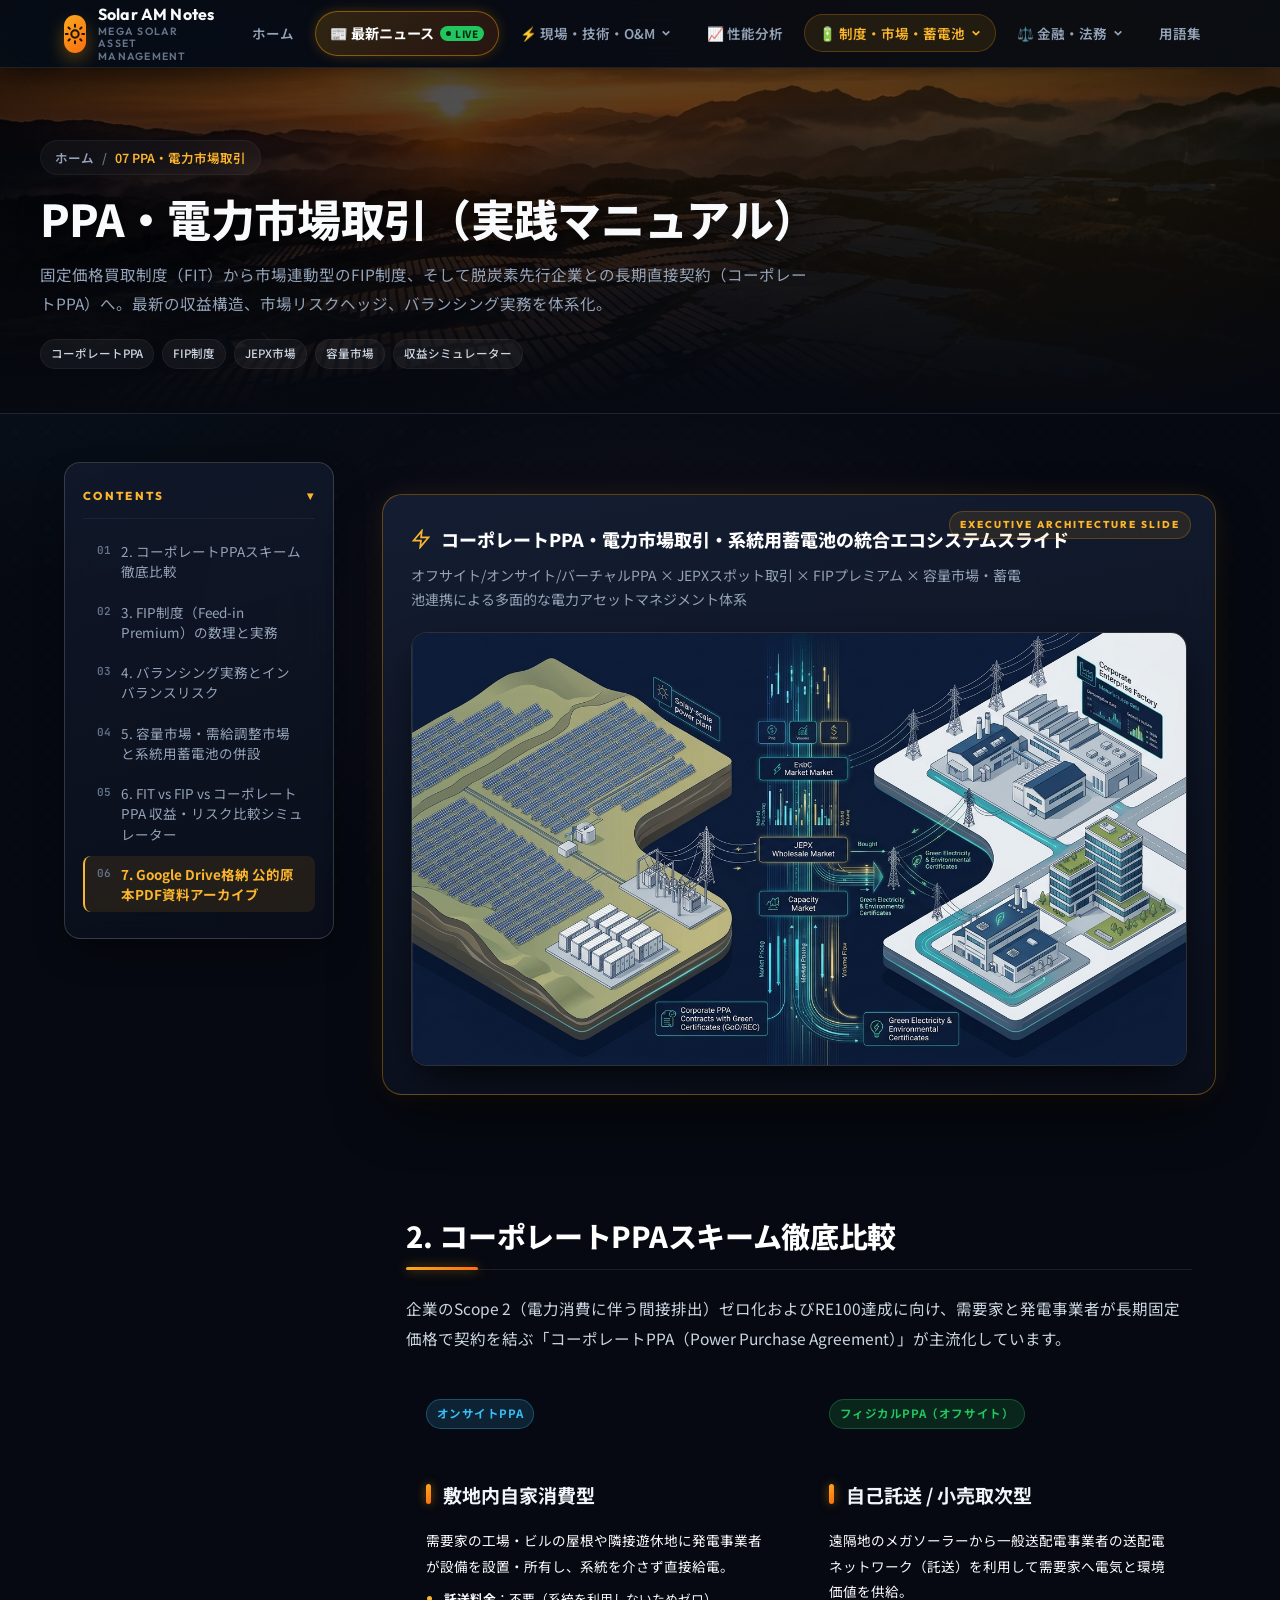
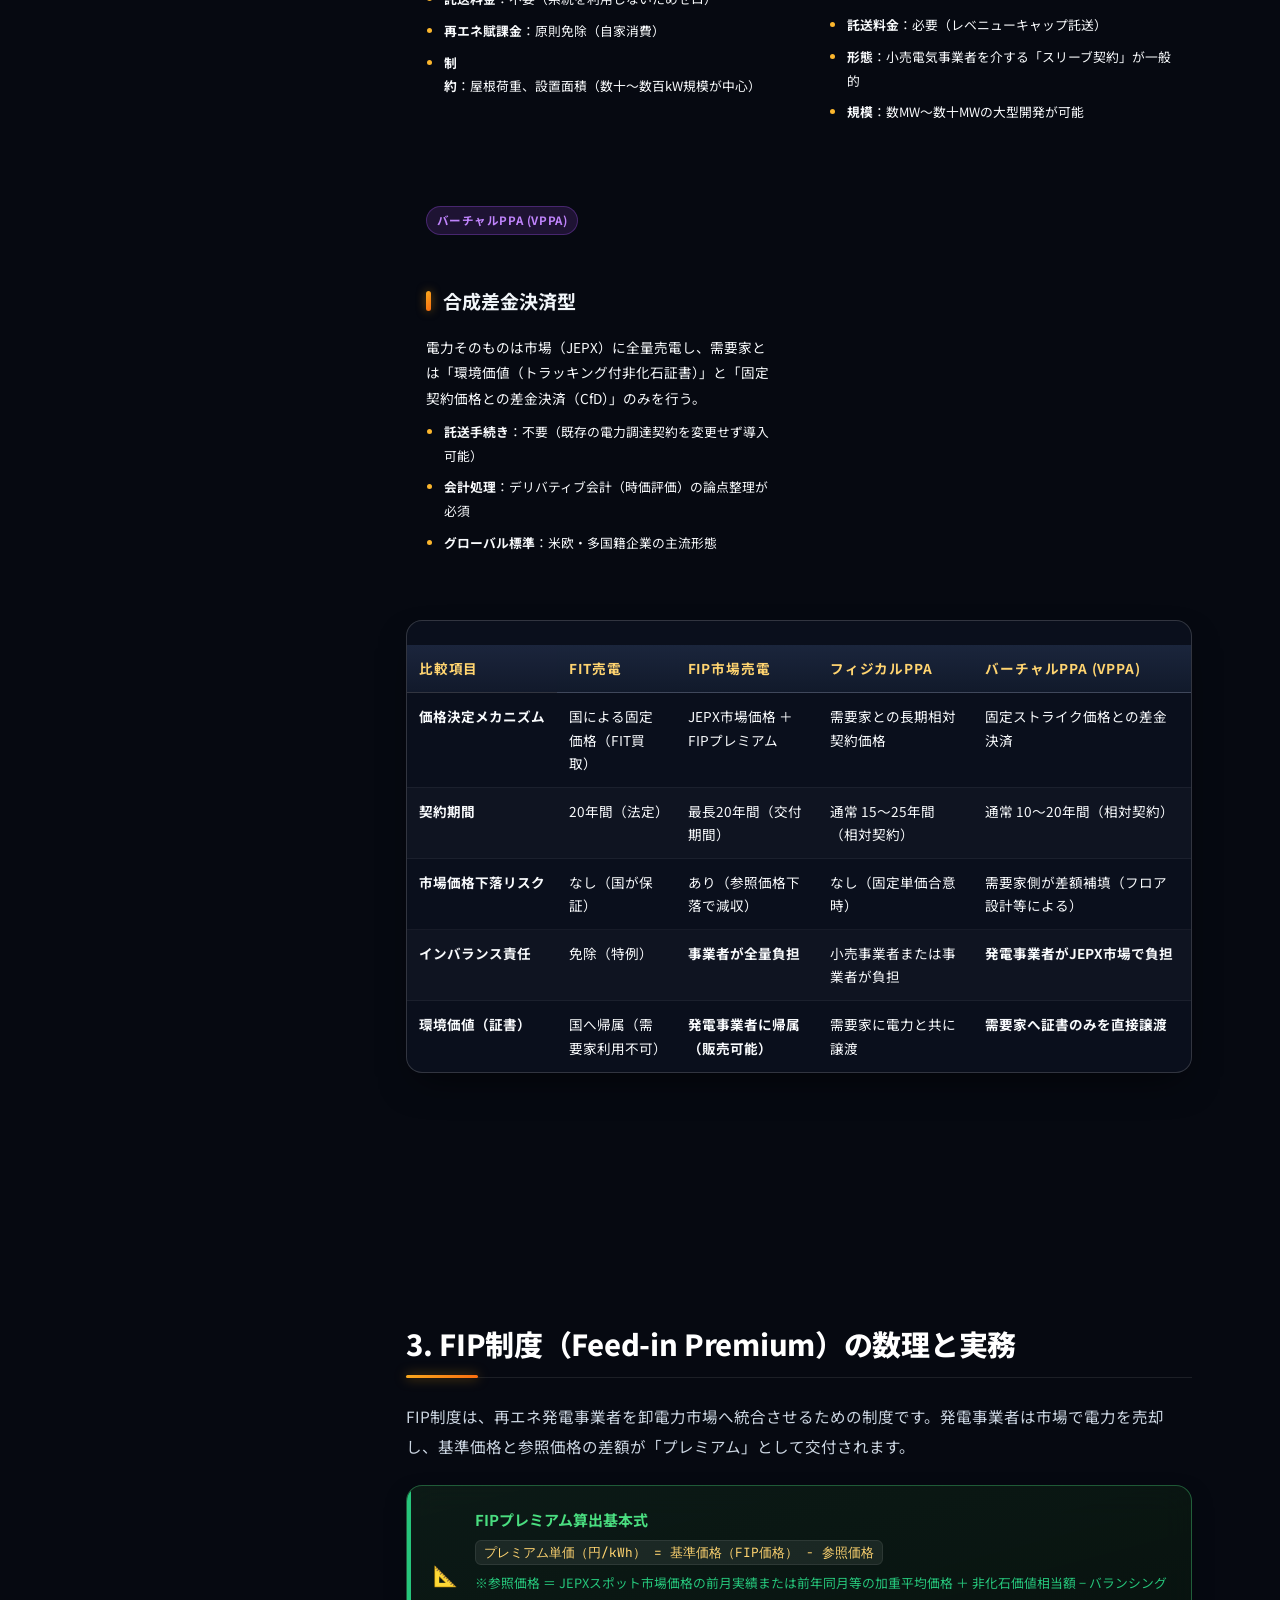
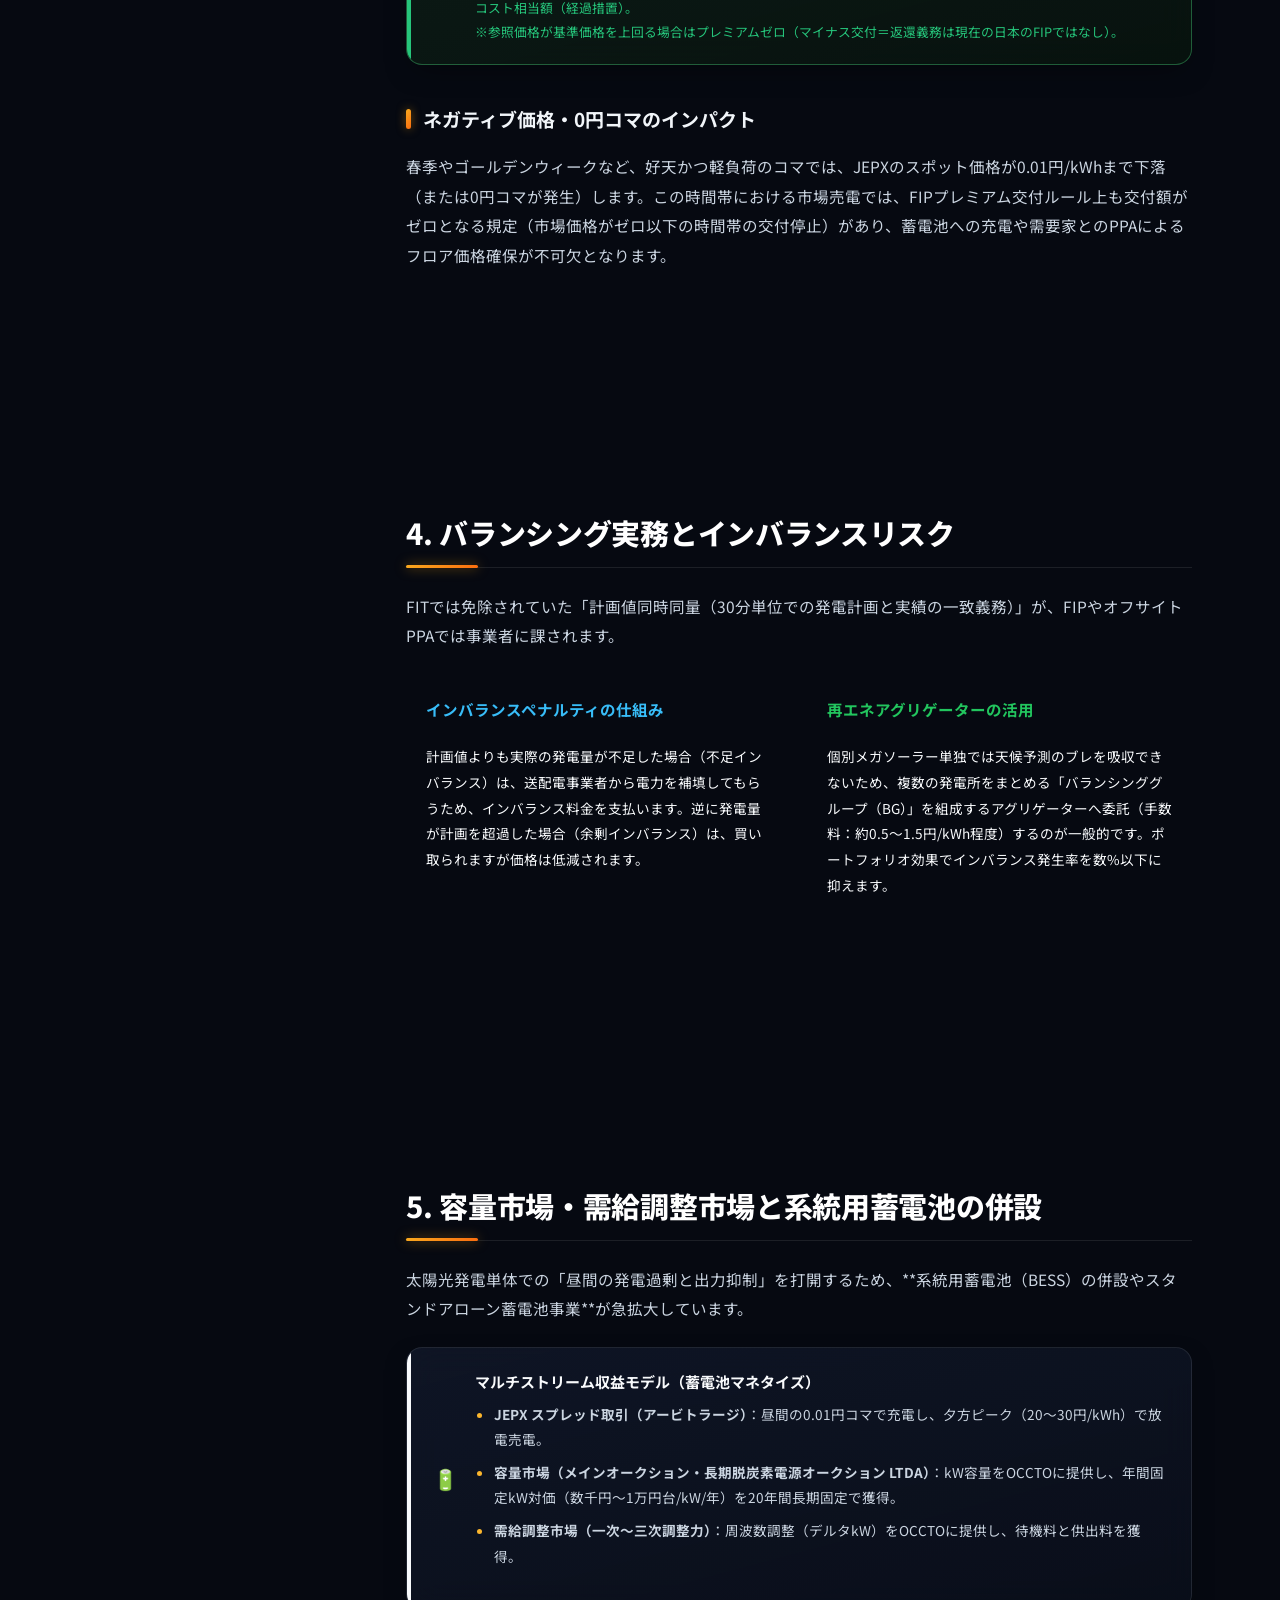
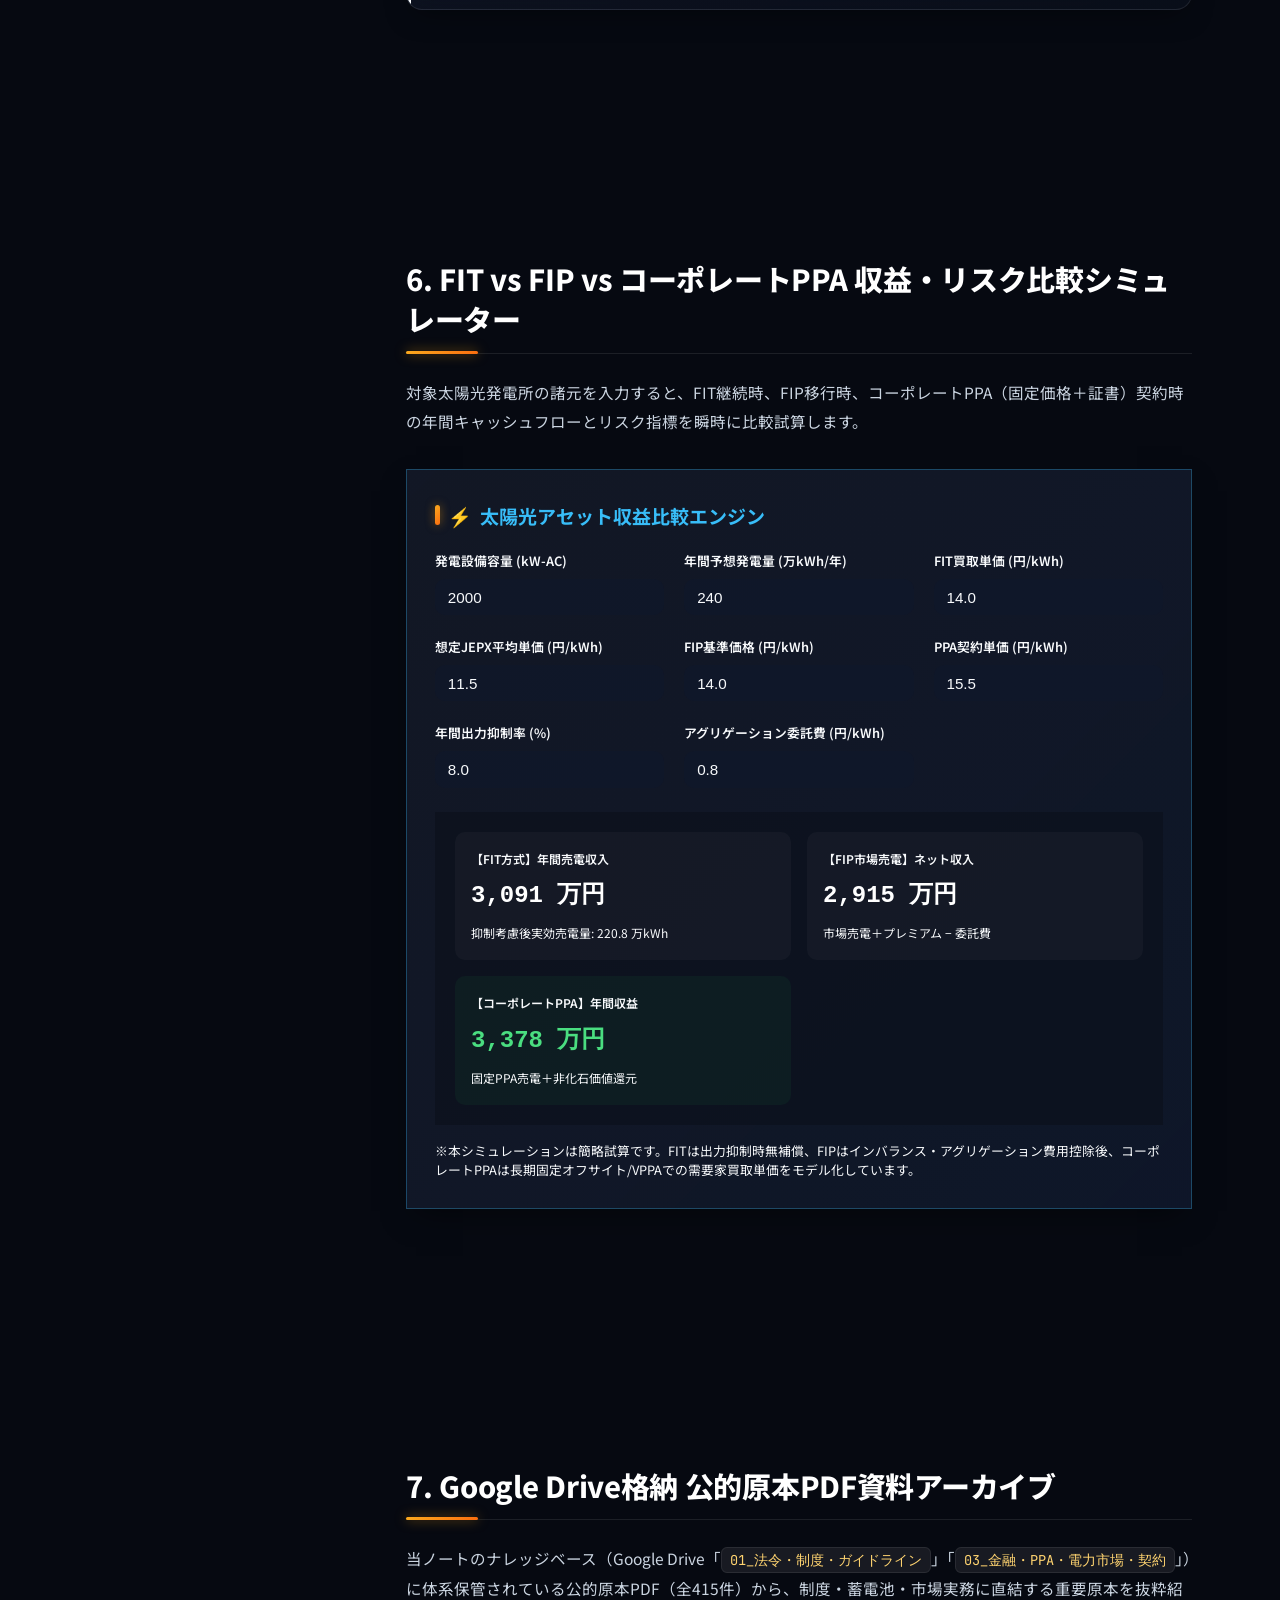
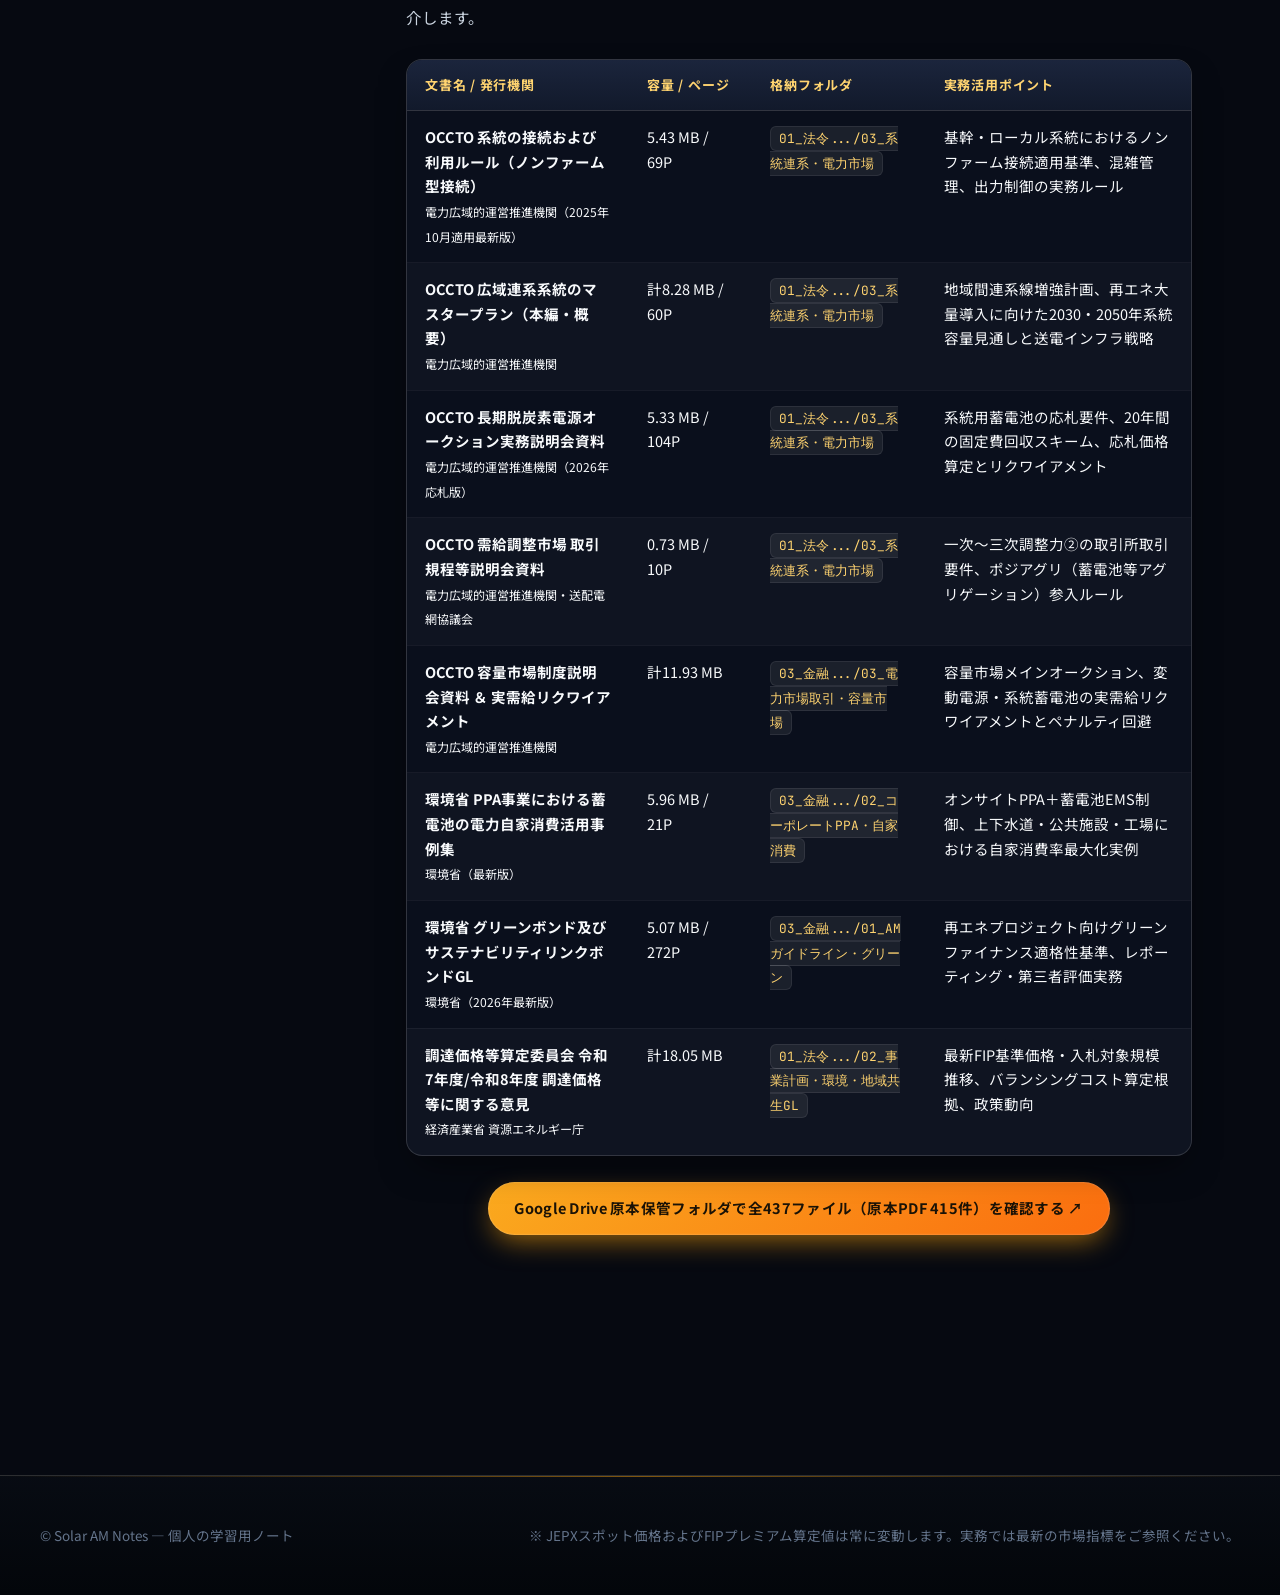
<file: notes/ppa-market.html>
<!DOCTYPE html>
<html lang="ja">
<head>
  <meta charset="UTF-8">
  <meta name="viewport" content="width=device-width, initial-scale=1, viewport-fit=cover">
  <title>コーポレートPPA &amp; 電力市場取引実践｜Solar AM Notes</title>
  <meta name="description" content="FITからFIPへの移行、コーポレートPPA（オフサイト・バーチャルVPPA・オンサイト）、JEPX電力市場取引、容量市場、バランシングコストの徹底解説と収益シミュレーター。">
  <meta name="theme-color" content="#0b0f17">
  <link rel="icon" href="data:image/svg+xml,%3Csvg xmlns='http://www.w3.org/2000/svg' viewBox='0 0 64 64'%3E%3Crect width='64' height='64' rx='16' fill='%23f7931e'/%3E%3Ccircle cx='32' cy='32' r='11' fill='%231a1206'/%3E%3C/svg%3E">
  <link rel="preconnect" href="https://fonts.googleapis.com">
  <link rel="preconnect" href="https://fonts.gstatic.com" crossorigin>
  <link href="https://fonts.googleapis.com/css2?family=Noto+Sans+JP:wght@400;500;700;800&family=Outfit:wght@500;600;700;800&family=JetBrains+Mono:wght@500;700;800&display=swap" rel="stylesheet">
  <link rel="stylesheet" href="../assets/css/style.css">
  <style>
    .scheme-grid {
      display: grid;
      grid-template-columns: repeat(auto-fit, minmax(280px, 1fr));
      gap: 1.25rem;
      margin: 1.5rem 0;
    }
    .scheme-card {
      background: var(--bg-card);
      border: 1px solid var(--border-color);
      border-radius: var(--radius-md);
      padding: 1.25rem;
      transition: all 0.25s ease;
      position: relative;
    }
    .scheme-card:hover {
      border-color: var(--accent);
      transform: translateY(-2px);
      box-shadow: var(--shadow-glow);
    }
    .scheme-badge {
      display: inline-block;
      font-size: 0.72rem;
      font-weight: 700;
      padding: 0.2rem 0.6rem;
      border-radius: 999px;
      margin-bottom: 0.75rem;
      text-transform: uppercase;
      letter-spacing: 0.05em;
    }
    .badge-onsite { background: rgba(56, 189, 248, 0.15); color: #38bdf8; border: 1px solid rgba(56, 189, 248, 0.3); }
    .badge-physical { background: rgba(34, 197, 94, 0.15); color: #22c55e; border: 1px solid rgba(34, 197, 94, 0.3); }
    .badge-virtual { background: rgba(168, 85, 247, 0.15); color: #c084fc; border: 1px solid rgba(168, 85, 247, 0.3); }
    .badge-fip { background: rgba(245, 158, 11, 0.15); color: #fbbf24; border: 1px solid rgba(245, 158, 11, 0.3); }

    .sim-panel {
      background: linear-gradient(135deg, rgba(20, 26, 40, 0.85), rgba(15, 23, 42, 0.95));
      border: 1px solid rgba(56, 189, 248, 0.3);
      border-radius: var(--radius-lg);
      padding: 1.75rem;
      margin: 2rem 0;
      box-shadow: 0 12px 30px -10px rgba(0, 0, 0, 0.5);
    }
    .sim-inputs {
      display: grid;
      grid-template-columns: repeat(auto-fit, minmax(220px, 1fr));
      gap: 1.25rem;
      margin-bottom: 1.5rem;
    }
    .sim-field label {
      display: block;
      font-size: 0.8rem;
      color: var(--text-muted);
      margin-bottom: 0.4rem;
      font-weight: 600;
    }
    .sim-field input, .sim-field select {
      width: 100%;
      background: rgba(15, 23, 42, 0.8);
      border: 1px solid var(--border-color);
      border-radius: var(--radius-sm);
      color: var(--text-primary);
      padding: 0.6rem 0.8rem;
      font-size: 0.95rem;
      outline: none;
      transition: border-color 0.2s;
    }
    .sim-field input:focus {
      border-color: var(--accent);
    }
    .sim-results {
      display: grid;
      grid-template-columns: repeat(auto-fit, minmax(240px, 1fr));
      gap: 1rem;
      background: rgba(10, 15, 26, 0.6);
      border: 1px solid var(--border-color);
      border-radius: var(--radius-md);
      padding: 1.25rem;
      margin-top: 1rem;
    }
    .res-card {
      padding: 1rem;
      border-radius: var(--radius-sm);
      background: rgba(255, 255, 255, 0.03);
      border-left: 4px solid var(--accent);
    }
    .res-card.highlight {
      border-left-color: #22c55e;
      background: rgba(34, 197, 94, 0.06);
    }
    .res-card .label { font-size: 0.75rem; color: var(--text-muted); font-weight: 600; }
    .res-card .val { font-size: 1.5rem; font-weight: 800; color: #fff; margin: 0.25rem 0; font-family: monospace; }
    .res-card .sub { font-size: 0.75rem; color: var(--text-muted); }

    .diff-table th, .diff-table td {
      font-size: 0.85rem;
      padding: 0.75rem;
    }
    .diff-table td:first-child {
      font-weight: 700;
      white-space: nowrap;
    }
  </style>
</head>
<body data-root="../" data-page="ppa-market">
  <div class="progress" id="progress"></div>

  <!-- ナビゲーションバー -->
  <header class="site-header">
    <div class="header-inner">
      <a class="brand" href="../index.html" aria-label="Solar AM Notes ホーム">
        <span class="brand-logo"><svg viewBox="0 0 24 24" fill="none" stroke="#1a1206" stroke-width="2.2" stroke-linecap="round"><circle cx="12" cy="12" r="4"/><path d="M12 2v2M12 20v2M4.9 4.9l1.4 1.4M17.7 17.7l1.4 1.4M2 12h2M20 12h2M4.9 19.1l1.4-1.4M17.7 6.3l1.4-1.4"/></svg></span>
        <span>Solar AM Notes<small>MEGA SOLAR ASSET MANAGEMENT</small></span>
      </a>
      <button class="nav-toggle" id="nav-toggle" aria-label="メニューを開く" aria-expanded="false" aria-controls="site-nav"><span></span></button>
      <nav class="nav" id="site-nav" aria-label="メインナビゲーション"></nav>
    </div>
  </header>

  <main>
    <section class="page-hero">
      <div class="page-hero-inner">
        <nav class="breadcrumb" aria-label="パンくずリスト"><a href="../index.html">ホーム</a><span>/</span><span>07 PPA・電力市場取引</span></nav>
        <h1>PPA・電力市場取引（実践マニュアル）</h1>
        <p>固定価格買取制度（FIT）から市場連動型のFIP制度、そして脱炭素先行企業との長期直接契約（コーポレートPPA）へ。最新の収益構造、市場リスクヘッジ、バランシング実務を体系化。</p>
        <div class="meta">
          <span class="tag">コーポレートPPA</span><span class="tag">FIP制度</span><span class="tag">JEPX市場</span><span class="tag">容量市場</span><span class="tag">収益シミュレーター</span>
        </div>
      </div>
    </section>

    <div class="article-wrap">
      <details class="toc" id="toc" open>
        <summary>Contents <span aria-hidden="true">▾</span></summary>
        <ol id="toc-list"></ol>
      </details>

      <article class="prose">

        <!-- ===== SECTION: 総合ビジュアル ===== -->
        <div class="diagram-card">
          <h4><svg width="20" height="20" viewBox="0 0 24 24" fill="none" stroke="currentColor" stroke-width="2"><path d="M13 2L3 14h9l-1 8 10-12h-9l1-8z"/></svg> コーポレートPPA・電力市場取引・系統用蓄電池の統合エコシステムスライド</h4>
          <p class="desc">オフサイト/オンサイト/バーチャルPPA × JEPXスポット取引 × FIPプレミアム × 容量市場・蓄電池連携による多面的な電力アセットマネジメント体系</p>
          <div class="diagram-figure">
            <img src="../assets/img/ppa_market_diagram.jpg" alt="コーポレートPPA・FIP市場取引・系統用蓄電池の統合エコシステム図解" loading="lazy">
          </div>
        </div>

        <!-- PPAスキーム比較 -->
        <section class="section" id="ppa-schemes">
          <h2>2. コーポレートPPAスキーム徹底比較</h2>
          <p>企業のScope 2（電力消費に伴う間接排出）ゼロ化およびRE100達成に向け、需要家と発電事業者が長期固定価格で契約を結ぶ「コーポレートPPA（Power Purchase Agreement）」が主流化しています。</p>

          <div class="scheme-grid">
            <div class="scheme-card">
              <span class="scheme-badge badge-onsite">オンサイトPPA</span>
              <h3>敷地内自家消費型</h3>
              <p style="font-size: 0.85rem; color: var(--text-secondary); margin: 0.5rem 0;">需要家の工場・ビルの屋根や隣接遊休地に発電事業者が設備を設置・所有し、系統を介さず直接給電。</p>
              <ul style="font-size: 0.8rem; color: var(--text-muted); padding-left: 1.1rem; margin-top: 0.5rem;">
                <li><b>託送料金</b>：不要（系統を利用しないためゼロ）</li>
                <li><b>再エネ賦課金</b>：原則免除（自家消費）</li>
                <li><b>制約</b>：屋根荷重、設置面積（数十〜数百kW規模が中心）</li>
              </ul>
            </div>

            <div class="scheme-card">
              <span class="scheme-badge badge-physical">フィジカルPPA（オフサイト）</span>
              <h3>自己託送 / 小売取次型</h3>
              <p style="font-size: 0.85rem; color: var(--text-secondary); margin: 0.5rem 0;">遠隔地のメガソーラーから一般送配電事業者の送配電ネットワーク（託送）を利用して需要家へ電気と環境価値を供給。</p>
              <ul style="font-size: 0.8rem; color: var(--text-muted); padding-left: 1.1rem; margin-top: 0.5rem;">
                <li><b>託送料金</b>：必要（レベニューキャップ託送）</li>
                <li><b>形態</b>：小売電気事業者を介する「スリーブ契約」が一般的</li>
                <li><b>規模</b>：数MW〜数十MWの大型開発が可能</li>
              </ul>
            </div>

            <div class="scheme-card">
              <span class="scheme-badge badge-virtual">バーチャルPPA (VPPA)</span>
              <h3>合成差金決済型</h3>
              <p style="font-size: 0.85rem; color: var(--text-secondary); margin: 0.5rem 0;">電力そのものは市場（JEPX）に全量売電し、需要家とは「環境価値（トラッキング付非化石証書）」と「固定契約価格との差金決済（CfD）」のみを行う。</p>
              <ul style="font-size: 0.8rem; color: var(--text-muted); padding-left: 1.1rem; margin-top: 0.5rem;">
                <li><b>託送手続き</b>：不要（既存の電力調達契約を変更せず導入可能）</li>
                <li><b>会計処理</b>：デリバティブ会計（時価評価）の論点整理が必須</li>
                <li><b>グローバル標準</b>：米欧・多国籍企業の主流形態</li>
              </ul>
            </div>
          </div>

          <table class="diff-table" style="margin-top: 1.5rem;">
            <thead>
              <tr>
                <th>比較項目</th>
                <th>FIT売電</th>
                <th>FIP市場売電</th>
                <th>フィジカルPPA</th>
                <th>バーチャルPPA (VPPA)</th>
              </tr>
            </thead>
            <tbody>
              <tr>
                <td><b>価格決定メカニズム</b></td>
                <td>国による固定価格（FIT買取）</td>
                <td>JEPX市場価格 ＋ FIPプレミアム</td>
                <td>需要家との長期相対契約価格</td>
                <td>固定ストライク価格との差金決済</td>
              </tr>
              <tr>
                <td><b>契約期間</b></td>
                <td>20年間（法定）</td>
                <td>最長20年間（交付期間）</td>
                <td>通常 15〜25年間（相対契約）</td>
                <td>通常 10〜20年間（相対契約）</td>
              </tr>
              <tr>
                <td><b>市場価格下落リスク</b></td>
                <td>なし（国が保証）</td>
                <td>あり（参照価格下落で減収）</td>
                <td>なし（固定単価合意時）</td>
                <td>需要家側が差額補填（フロア設計等による）</td>
              </tr>
              <tr>
                <td><b>インバランス責任</b></td>
                <td>免除（特例）</td>
                <td><b>事業者が全量負担</b></td>
                <td>小売事業者または事業者が負担</td>
                <td><b>発電事業者がJEPX市場で負担</b></td>
              </tr>
              <tr>
                <td><b>環境価値（証書）</b></td>
                <td>国へ帰属（需要家利用不可）</td>
                <td><b>発電事業者に帰属（販売可能）</b></td>
                <td>需要家に電力と共に譲渡</td>
                <td><b>需要家へ証書のみを直接譲渡</b></td>
              </tr>
            </tbody>
          </table>
        </section>

        <!-- FIP制度メカニズム -->
        <section class="section" id="fip-mechanism">
          <h2>3. FIP制度（Feed-in Premium）の数理と実務</h2>
          <p>
            FIP制度は、再エネ発電事業者を卸電力市場へ統合させるための制度です。発電事業者は市場で電力を売却し、基準価格と参照価格の差額が「プレミアム」として交付されます。
          </p>

          <div class="callout tip">
            <span class="ic">📐</span>
            <div>
              <b class="t">FIPプレミアム算出基本式</b>
              <p><code>プレミアム単価（円/kWh） = 基準価格（FIP価格） − 参照価格</code></p>
              <p style="font-size: 0.8rem; color: var(--text-muted); margin-top: 0.3rem;">
                ※参照価格 ＝ JEPXスポット市場価格の前月実績または前年同月等の加重平均価格 ＋ 非化石価値相当額 − バランシングコスト相当額（経過措置）。
                <br>※参照価格が基準価格を上回る場合はプレミアムゼロ（マイナス交付＝返還義務は現在の日本のFIPではなし）。
              </p>
            </div>
          </div>

          <h3>ネガティブ価格・0円コマのインパクト</h3>
          <p>
            春季やゴールデンウィークなど、好天かつ軽負荷のコマでは、JEPXのスポット価格が0.01円/kWhまで下落（または0円コマが発生）します。この時間帯における市場売電では、FIPプレミアム交付ルール上も交付額がゼロとなる規定（市場価格がゼロ以下の時間帯の交付停止）があり、蓄電池への充電や需要家とのPPAによるフロア価格確保が不可欠となります。
          </p>
        </section>

        <!-- バランシングとインバランス -->
        <section class="section" id="balancing-risk">
          <h2>4. バランシング実務とインバランスリスク</h2>
          <p>
            FITでは免除されていた「計画値同時同量（30分単位での発電計画と実績の一致義務）」が、FIPやオフサイトPPAでは事業者に課されます。
          </p>

          <div style="display: grid; grid-template-columns: repeat(auto-fit, minmax(280px, 1fr)); gap: 1rem; margin: 1.5rem 0;">
            <div style="background: var(--bg-card); padding: 1.25rem; border-radius: var(--radius-md); border: 1px solid var(--border-color);">
              <h4 style="color: #38bdf8; margin-top: 0;">インバランスペナルティの仕組み</h4>
              <p style="font-size: 0.85rem; color: var(--text-secondary);">
                計画値よりも実際の発電量が不足した場合（不足インバランス）は、送配電事業者から電力を補填してもらうため、インバランス料金を支払います。逆に発電量が計画を超過した場合（余剰インバランス）は、買い取られますが価格は低減されます。
              </p>
            </div>

            <div style="background: var(--bg-card); padding: 1.25rem; border-radius: var(--radius-md); border: 1px solid var(--border-color);">
              <h4 style="color: #22c55e; margin-top: 0;">再エネアグリゲーターの活用</h4>
              <p style="font-size: 0.85rem; color: var(--text-secondary);">
                個別メガソーラー単独では天候予測のブレを吸収できないため、複数の発電所をまとめる「バランシンググループ（BG）」を組成するアグリゲーターへ委託（手数料：約0.5〜1.5円/kWh程度）するのが一般的です。ポートフォリオ効果でインバランス発生率を数%以下に抑えます。
              </p>
            </div>
          </div>
        </section>

        <!-- 容量市場・蓄電池連携 -->
        <section class="section" id="capacity-market">
          <h2>5. 容量市場・需給調整市場と系統用蓄電池の併設</h2>
          <p>
            太陽光発電単体での「昼間の発電過剰と出力抑制」を打開するため、**系統用蓄電池（BESS）の併設やスタンドアローン蓄電池事業**が急拡大しています。
          </p>
          <div class="callout note">
            <span class="ic">🔋</span>
            <div>
              <b class="t">マルチストリーム収益モデル（蓄電池マネタイズ）</b>
              <ul style="font-size: 0.85rem; margin-top: 0.4rem; padding-left: 1.2rem;">
                <li><b>JEPX スプレッド取引（アービトラージ）</b>：昼間の0.01円コマで充電し、夕方ピーク（20〜30円/kWh）で放電売電。</li>
                <li><b>容量市場（メインオークション・長期脱炭素電源オークション LTDA）</b>：kW容量をOCCTOに提供し、年間固定kW対価（数千円〜1万円台/kW/年）を20年間長期固定で獲得。</li>
                <li><b>需給調整市場（一次〜三次調整力）</b>：周波数調整（デルタkW）をOCCTOに提供し、待機料と供出料を獲得。</li>
              </ul>
            </div>
          </div>
        </section>

        <!-- 収益シミュレーター -->
        <section class="section" id="simulator">
          <h2>6. FIT vs FIP vs コーポレートPPA 収益・リスク比較シミュレーター</h2>
          <p>対象太陽光発電所の諸元を入力すると、FIT継続時、FIP移行時、コーポレートPPA（固定価格＋証書）契約時の年間キャッシュフローとリスク指標を瞬時に比較試算します。</p>

          <div class="sim-panel">
            <h3 style="margin-top: 0; color: #38bdf8; display: flex; align-items: center; gap: 0.5rem;">
              <span>⚡</span> 太陽光アセット収益比較エンジン
            </h3>
            <div class="sim-inputs">
              <div class="sim-field">
                <label for="p-cap">発電設備容量 (kW-AC)</label>
                <input type="number" id="p-cap" value="2000" step="100">
              </div>
              <div class="sim-field">
                <label for="p-gen">年間予想発電量 (万kWh/年)</label>
                <input type="number" id="p-gen" value="240" step="10">
              </div>
              <div class="sim-field">
                <label for="p-fit">FIT買取単価 (円/kWh)</label>
                <input type="number" id="p-fit" value="14.0" step="0.5">
              </div>
              <div class="sim-field">
                <label for="p-jepx">想定JEPX平均単価 (円/kWh)</label>
                <input type="number" id="p-jepx" value="11.5" step="0.5">
              </div>
              <div class="sim-field">
                <label for="p-fip-base">FIP基準価格 (円/kWh)</label>
                <input type="number" id="p-fip-base" value="14.0" step="0.5">
              </div>
              <div class="sim-field">
                <label for="p-ppa-rate">PPA契約単価 (円/kWh)</label>
                <input type="number" id="p-ppa-rate" value="15.5" step="0.5">
              </div>
              <div class="sim-field">
                <label for="p-curtail">年間出力抑制率 (%)</label>
                <input type="number" id="p-curtail" value="8.0" step="0.5">
              </div>
              <div class="sim-field">
                <label for="p-agg-fee">アグリゲーション委託費 (円/kWh)</label>
                <input type="number" id="p-agg-fee" value="0.8" step="0.1">
              </div>
            </div>

            <div class="sim-results">
              <div class="res-card" id="card-fit">
                <div class="label">【FIT方式】年間売電収入</div>
                <div class="val" id="res-fit">3,091 万円</div>
                <div class="sub">抑制考慮後実効売電量: <span id="kwh-fit">220.8</span> 万kWh</div>
              </div>
              <div class="res-card" id="card-fip">
                <div class="label">【FIP市場売電】ネット収入</div>
                <div class="val" id="res-fip">2,914 万円</div>
                <div class="sub">市場売電＋プレミアム − 委託費</div>
              </div>
              <div class="res-card highlight" id="card-ppa">
                <div class="label">【コーポレートPPA】年間収益</div>
                <div class="val" id="res-ppa" style="color: #4ade80;">3,422 万円</div>
                <div class="sub">固定PPA売電＋非化石価値還元</div>
              </div>
            </div>
            
            <div style="margin-top: 1rem; font-size: 0.8rem; color: var(--text-muted); line-height: 1.5;">
              ※本シミュレーションは簡略試算です。FITは出力抑制時無補償、FIPはインバランス・アグリゲーション費用控除後、コーポレートPPAは長期固定オフサイト/VPPAでの需要家買取単価をモデル化しています。
            </div>
          </div>
        </section>

        <!-- Google Drive原本PDFアーカイブ -->
        <section class="section" id="gdrive-docs">
          <h2>7. Google Drive格納 公的原本PDF資料アーカイブ</h2>
          <p>
            当ノートのナレッジベース（Google Drive「<code>01_法令・制度・ガイドライン</code>」「<code>03_金融・PPA・電力市場・契約</code>」）に体系保管されている公的原本PDF（全415件）から、制度・蓄電池・市場実務に直結する重要原本を抜粋紹介します。
          </p>

          <table>
            <thead>
              <tr>
                <th>文書名 / 発行機関</th>
                <th>容量 / ページ</th>
                <th>格納フォルダ</th>
                <th>実務活用ポイント</th>
              </tr>
            </thead>
            <tbody>
              <tr>
                <td><b>OCCTO 系統の接続および利用ルール（ノンファーム型接続）</b><br><small style="color:var(--text-muted);">電力広域的運営推進機関（2025年10月適用最新版）</small></td>
                <td>5.43 MB / 69P</td>
                <td><code>01_法令.../03_系統連系・電力市場</code></td>
                <td>基幹・ローカル系統におけるノンファーム接続適用基準、混雑管理、出力制御の実務ルール</td>
              </tr>
              <tr>
                <td><b>OCCTO 広域連系系統のマスタープラン（本編・概要）</b><br><small style="color:var(--text-muted);">電力広域的運営推進機関</small></td>
                <td>計8.28 MB / 60P</td>
                <td><code>01_法令.../03_系統連系・電力市場</code></td>
                <td>地域間連系線増強計画、再エネ大量導入に向けた2030・2050年系統容量見通しと送電インフラ戦略</td>
              </tr>
              <tr>
                <td><b>OCCTO 長期脱炭素電源オークション実務説明会資料</b><br><small style="color:var(--text-muted);">電力広域的運営推進機関（2026年応札版）</small></td>
                <td>5.33 MB / 104P</td>
                <td><code>01_法令.../03_系統連系・電力市場</code></td>
                <td>系統用蓄電池の応札要件、20年間の固定費回収スキーム、応札価格算定とリクワイアメント</td>
              </tr>
              <tr>
                <td><b>OCCTO 需給調整市場 取引規程等説明会資料</b><br><small style="color:var(--text-muted);">電力広域的運営推進機関・送配電網協議会</small></td>
                <td>0.73 MB / 10P</td>
                <td><code>01_法令.../03_系統連系・電力市場</code></td>
                <td>一次〜三次調整力②の取引所取引要件、ポジアグリ（蓄電池等アグリゲーション）参入ルール</td>
              </tr>
              <tr>
                <td><b>OCCTO 容量市場制度説明会資料 ＆ 実需給リクワイアメント</b><br><small style="color:var(--text-muted);">電力広域的運営推進機関</small></td>
                <td>計11.93 MB</td>
                <td><code>03_金融.../03_電力市場取引・容量市場</code></td>
                <td>容量市場メインオークション、変動電源・系統蓄電池の実需給リクワイアメントとペナルティ回避</td>
              </tr>
              <tr>
                <td><b>環境省 PPA事業における蓄電池の電力自家消費活用事例集</b><br><small style="color:var(--text-muted);">環境省（最新版）</small></td>
                <td>5.96 MB / 21P</td>
                <td><code>03_金融.../02_コーポレートPPA・自家消費</code></td>
                <td>オンサイトPPA＋蓄電池EMS制御、上下水道・公共施設・工場における自家消費率最大化実例</td>
              </tr>
              <tr>
                <td><b>環境省 グリーンボンド及びサステナビリティリンクボンドGL</b><br><small style="color:var(--text-muted);">環境省（2026年最新版）</small></td>
                <td>5.07 MB / 272P</td>
                <td><code>03_金融.../01_AMガイドライン・グリーン</code></td>
                <td>再エネプロジェクト向けグリーンファイナンス適格性基準、レポーティング・第三者評価実務</td>
              </tr>
              <tr>
                <td><b>調達価格等算定委員会 令和7年度/令和8年度 調達価格等に関する意見</b><br><small style="color:var(--text-muted);">経済産業省 資源エネルギー庁</small></td>
                <td>計18.05 MB</td>
                <td><code>01_法令.../02_事業計画・環境・地域共生GL</code></td>
                <td>最新FIP基準価格・入札対象規模推移、バランシングコスト算定根拠、政策動向</td>
              </tr>
            </tbody>
          </table>

          <div style="text-align: center; margin-top: 1.5rem;">
            <a href="https://drive.google.com/open?id=1DrJ6fb1ogmJ0mTASIJPvzN9IL0IlwR_Z&usp=drive_fs" target="_blank" rel="noopener noreferrer" class="btn btn-primary" id="btn-ppa-drive">
              Google Drive 原本保管フォルダで全437ファイル（原本PDF 415件）を確認する ↗
            </a>
          </div>
        </section>

      </article>
    </div>
  </main>

  <footer class="site-footer">
    <div class="footer-inner">
      <p>© Solar AM Notes — 個人の学習用ノート</p>
      <p>※ JEPXスポット価格およびFIPプレミアム算定値は常に変動します。実務では最新の市場指標をご参照ください。</p>
    </div>
  </footer>

  <button class="to-top" id="to-top" aria-label="ページの先頭へ戻る"><svg viewBox="0 0 24 24" fill="none" stroke="currentColor" stroke-width="2.6" stroke-linecap="round" stroke-linejoin="round"><path d="M12 19V5M5 12l7-7 7 7"/></svg></button>
  <script src="../assets/js/main.js"></script>

  <script>
    // PPA収益シミュレーションスクリプト
    function calcSim() {
      const cap = parseFloat(document.getElementById('p-cap').value) || 0;
      const genWan = parseFloat(document.getElementById('p-gen').value) || 0;
      const fit = parseFloat(document.getElementById('p-fit').value) || 0;
      const jepx = parseFloat(document.getElementById('p-jepx').value) || 0;
      const fipBase = parseFloat(document.getElementById('p-fip-base').value) || 0;
      const ppaRate = parseFloat(document.getElementById('p-ppa-rate').value) || 0;
      const curtailPct = parseFloat(document.getElementById('p-curtail').value) || 0;
      const aggFee = parseFloat(document.getElementById('p-agg-fee').value) || 0;

      const genKwh = genWan * 10000;
      const effectiveKwh = genKwh * (1 - (curtailPct / 100));

      // 1. FIT収入
      const fitRevenue = (effectiveKwh * fit) / 10000;

      // 2. FIP収入 (市場売電 + プレミアム - アグリゲーション費)
      // プレミアム = max(0, fipBase - jepx)
      const premium = Math.max(0, fipBase - jepx);
      const fipNetUnit = (jepx + premium) - aggFee;
      const fipRevenue = (effectiveKwh * fipNetUnit) / 10000;

      // 3. PPA収入 (PPA契約単価で全量買取り想定 - アグリ費用差引)
      const ppaRevenue = (effectiveKwh * (ppaRate - 0.2)) / 10000;

      document.getElementById('kwh-fit').innerText = (effectiveKwh / 10000).toFixed(1);
      document.getElementById('res-fit').innerText = Math.round(fitRevenue).toLocaleString() + ' 万円';
      document.getElementById('res-fip').innerText = Math.round(fipRevenue).toLocaleString() + ' 万円';
      document.getElementById('res-ppa').innerText = Math.round(ppaRevenue).toLocaleString() + ' 万円';
    }

    const inputs = document.querySelectorAll('.sim-panel input');
    inputs.forEach(inp => inp.addEventListener('input', calcSim));
    calcSim();
  </script>
</body>
</html>
</file>
<file: assets/css/style.css>
/* ==========================================================
   Solar AM Notes - 高級エグゼクティブデザインシステム
   Deep Obsidian / Champagne Gold / Ambient Starlight UI
   ========================================================== */

:root {
  /* 洗練されたラグジュアリーカラーパレット */
  --bg: hsl(222, 47%, 4.5%);
  --bg-2: hsl(223, 38%, 7.5%);
  --surface: hsl(222, 30%, 11%);
  --surface-2: hsl(222, 28%, 15%);
  --surface-glass: rgba(18, 26, 44, 0.65);
  
  --border: rgba(255, 255, 255, 0.09);
  --border-soft: rgba(255, 255, 255, 0.05);
  --border-highlight: rgba(255, 255, 255, 0.16);

  --text: #f8fafc;
  --text-sub: #94a3b8;
  --text-mute: #64748b;

  /* アクセントカラー（上品なトーン） */
  --gold: hsl(40, 96%, 58%);
  --gold-light: hsl(42, 100%, 72%);
  --amber: hsl(35, 96%, 52%);
  --orange: hsl(24, 96%, 54%);
  --sky: hsl(199, 89%, 60%);
  --green: hsl(152, 68%, 46%);
  --purple: hsl(265, 89%, 72%);
  --red: hsl(0, 84%, 60%);

  /* 高級感あるグラデーション */
  --grad-sun: linear-gradient(135deg, hsl(38, 96%, 55%) 0%, hsl(24, 96%, 52%) 100%);
  --grad-gold: linear-gradient(135deg, #fef08a 0%, #f59e0b 50%, #d97706 100%);
  --grad-text: linear-gradient(135deg, #ffffff 0%, #fef08a 35%, #fbbf24 70%, #f97316 100%);
  --grad-card: linear-gradient(165deg, rgba(26, 36, 60, 0.65) 0%, rgba(13, 19, 32, 0.85) 100%);
  --grad-glass: linear-gradient(180deg, rgba(255, 255, 255, 0.06) 0%, rgba(255, 255, 255, 0.01) 100%);

  /* タイポグラフィ */
  --font-ja: "Noto Sans JP", -apple-system, BlinkMacSystemFont, "Segoe UI", "Hiragino Sans", "Yu Gothic UI", sans-serif;
  --font-en: "Outfit", -apple-system, BlinkMacSystemFont, sans-serif;
  --font-mono: "JetBrains Mono", ui-monospace, "SFMono-Regular", Consolas, monospace;

  /* レイアウト＆エフェクト */
  --radius-xl: 20px;
  --radius: 16px;
  --radius-sm: 10px;
  --header-h: 68px;
  --maxw: 1200px;
  
  --shadow-sm: 0 4px 12px rgba(0, 0, 0, 0.4);
  --shadow-md: 0 12px 32px -8px rgba(0, 0, 0, 0.6);
  --shadow-lg: 0 24px 48px -12px rgba(0, 0, 0, 0.75), 0 0 20px -4px rgba(245, 158, 11, 0.12);
  --glow-gold: 0 0 24px -4px rgba(245, 158, 11, 0.35);
  --glow-cyan: 0 0 24px -4px rgba(56, 189, 248, 0.35);

  --ease: cubic-bezier(0.16, 1, 0.3, 1);
}

/* ---------- Reset ---------- */
*, *::before, *::after { box-sizing: border-box; }
html { scroll-behavior: smooth; scroll-padding-top: calc(var(--header-h) + 20px); -webkit-text-size-adjust: 100%; }
body {
  margin: 0;
  font-family: var(--font-ja);
  font-size: 15.5px;
  line-height: 1.85;
  color: var(--text);
  background-color: var(--bg);
  background-image:
    radial-gradient(1200px 700px at 85% -5%, rgba(245, 158, 11, 0.09), transparent 60%),
    radial-gradient(1000px 600px at -5% 25%, rgba(56, 189, 248, 0.07), transparent 60%),
    radial-gradient(800px 500px at 50% 70%, rgba(192, 132, 252, 0.05), transparent 60%),
    radial-gradient(rgba(255, 255, 255, 0.04) 1px, transparent 1px);
  background-size: 100% 100%, 100% 100%, 100% 100%, 32px 32px;
  background-attachment: fixed;
  -webkit-font-smoothing: antialiased;
  -moz-osx-font-smoothing: grayscale;
  overflow-x: hidden;
}
img { max-width: 100%; display: block; }
a { color: var(--gold); text-decoration: none; transition: color .2s var(--ease); }
a:hover { color: var(--gold-light); }
::selection { background: rgba(245, 158, 11, 0.35); color: #fff; }

/* ---------- Reading progress ---------- */
.progress {
  position: fixed; top: 0; left: 0; height: 3px; width: 0;
  background: var(--grad-sun);
  z-index: 200;
  box-shadow: 0 0 14px rgba(245, 158, 11, 0.8);
  transition: width .1s linear;
}

/* ---------- Header ---------- */
.site-header {
  position: sticky; top: 0; z-index: 100;
  height: var(--header-h);
  backdrop-filter: blur(20px) saturate(180%);
  -webkit-backdrop-filter: blur(20px) saturate(180%);
  background: rgba(8, 12, 20, 0.78);
  border-bottom: 1px solid var(--border);
  box-shadow: 0 10px 30px -10px rgba(0, 0, 0, 0.6);
  transition: background .3s, border-color .3s;
}
.header-inner {
  max-width: var(--maxw); height: 100%;
  margin: 0 auto; padding: 0 24px;
  display: flex; align-items: center; justify-content: space-between; gap: 20px;
}
.brand { display: flex; align-items: center; gap: 12px; color: var(--text); font-family: var(--font-en); font-weight: 700; letter-spacing: .01em; }
.brand:hover { color: var(--text); }
.brand-logo {
  width: 38px; height: 38px; border-radius: 11px;
  background: var(--grad-sun);
  display: grid; place-items: center;
  box-shadow: 0 8px 20px -4px rgba(245, 158, 11, 0.65);
  transition: transform .25s var(--ease), box-shadow .25s;
}
.brand:hover .brand-logo { transform: rotate(5deg) scale(1.05); }
.brand-logo svg { width: 22px; height: 22px; }
.brand small { display: block; font-size: 10.5px; font-weight: 600; color: var(--text-mute); letter-spacing: .12em; line-height: 1.2; text-transform: uppercase; margin-top: 1px; }
.brand span { line-height: 1.2; font-size: 16px; font-weight: 700; }

.nav { display: flex; align-items: center; gap: 6px; }
.nav a, .nav-dropdown-btn {
  color: var(--text-sub); font-size: 13.5px; font-weight: 600;
  padding: 8px 14px; border-radius: 999px;
  background: transparent; border: 1px solid transparent; font-family: inherit; cursor: pointer;
  display: inline-flex; align-items: center; gap: 6px;
  transition: all .2s var(--ease);
  white-space: nowrap;
}
.nav a:hover, .nav-dropdown-btn:hover {
  color: #fff; background: rgba(255, 255, 255, 0.05);
  border-color: rgba(255, 255, 255, 0.08);
}
.nav a.active {
  color: #1a1206; background: var(--grad-sun);
  font-weight: 700; border-color: transparent;
  box-shadow: 0 4px 14px -2px rgba(245, 158, 11, 0.5);
}
.nav-dropdown-btn.has-active {
  color: var(--gold); background: rgba(245, 158, 11, 0.1);
  border-color: rgba(245, 158, 11, 0.25);
}

/* Dropdown menu */
.nav-dropdown { position: relative; display: inline-block; }
.nav-dropdown-menu {
  position: absolute; top: calc(100% + 8px); left: 0; min-width: 250px;
  background: rgba(14, 20, 34, 0.96); backdrop-filter: blur(24px);
  border: 1px solid var(--border-highlight); border-radius: var(--radius-sm);
  padding: 8px 6px; box-shadow: 0 20px 45px -10px rgba(0, 0, 0, 0.8), 0 0 1px rgba(255,255,255,0.2);
  opacity: 0; pointer-events: none; transform: translateY(8px);
  transition: opacity .22s var(--ease), transform .22s var(--ease);
  z-index: 150; display: flex; flex-direction: column; gap: 3px;
}
.nav-dropdown:hover .nav-dropdown-menu,
.nav-dropdown:focus-within .nav-dropdown-menu {
  opacity: 1; pointer-events: auto; transform: translateY(0);
}
.nav-dropdown-menu a {
  display: block; width: 100%; padding: 10px 14px; border-radius: 8px;
  font-size: 13.5px; color: var(--text-sub); text-align: left;
  border: none;
  transition: color .15s, background .15s, transform .15s;
}
.nav-dropdown-menu a:hover {
  color: #fff; background: rgba(255, 255, 255, 0.08);
  transform: translateX(3px);
}
.nav-dropdown-menu a.active {
  color: var(--gold); font-weight: 700; background: rgba(245, 158, 11, 0.14);
}

.nav-toggle {
  display: none;
  width: 44px; height: 44px; border: 1px solid var(--border); border-radius: 12px;
  background: rgba(255, 255, 255, 0.05); color: var(--text); cursor: pointer;
  align-items: center; justify-content: center;
  transition: all .2s;
}
.nav-toggle:hover { background: rgba(255, 255, 255, 0.1); border-color: rgba(255, 255, 255, 0.2); }
.nav-toggle span, .nav-toggle span::before, .nav-toggle span::after {
  display: block; width: 18px; height: 2px; background: currentColor; border-radius: 2px;
  position: relative; transition: transform .3s var(--ease), background .3s;
}
.nav-toggle span::before, .nav-toggle span::after { content: ""; position: absolute; left: 0; }
.nav-toggle span::before { top: -6px; }
.nav-toggle span::after { top: 6px; }
.nav-open .nav-toggle span { background: transparent; }
.nav-open .nav-toggle span::before { transform: translateY(6px) rotate(45deg); }
.nav-open .nav-toggle span::after { transform: translateY(-6px) rotate(-45deg); }

/* Domain badges */
.badge-domain {
  display: inline-flex; align-items: center; gap: 6px;
  font-size: 11px; font-weight: 700; padding: 3px 10px; border-radius: 999px;
  width: fit-content; text-transform: uppercase; letter-spacing: 0.06em;
  backdrop-filter: blur(8px);
}
.badge-domain::before {
  content: ""; width: 5px; height: 5px; border-radius: 50%;
  background: currentColor; box-shadow: 0 0 8px currentColor;
}
.domain-tech { color: #38bdf8; background: rgba(56, 189, 248, 0.1); border: 1px solid rgba(56, 189, 248, 0.28); }
.domain-perf { color: #c084fc; background: rgba(192, 132, 252, 0.1); border: 1px solid rgba(192, 132, 252, 0.28); }
.domain-market { color: #4ade80; background: rgba(74, 222, 128, 0.1); border: 1px solid rgba(74, 222, 128, 0.28); }
.domain-finance { color: #fbbf24; background: rgba(251, 191, 36, 0.1); border: 1px solid rgba(251, 191, 36, 0.28); }
.domain-tool { color: #94a3b8; background: rgba(148, 163, 184, 0.1); border: 1px solid rgba(148, 163, 184, 0.25); }

.card.is-hidden { display: none !important; }

@media (max-width: 1080px) {
  .nav-toggle { display: inline-flex; }
  .nav {
    position: fixed; top: var(--header-h); left: 0; right: 0;
    flex-direction: column; align-items: stretch; gap: 8px;
    padding: 20px 24px 32px;
    background: rgba(8, 12, 20, 0.98); backdrop-filter: blur(28px);
    border-bottom: 1px solid var(--border-highlight);
    transform: translateY(-110%); opacity: 0; pointer-events: none;
    transition: transform .4s var(--ease), opacity .3s var(--ease);
    max-height: calc(100vh - var(--header-h)); overflow-y: auto;
  }
  .nav-dropdown { width: 100%; }
  .nav-dropdown-btn {
    width: 100%; justify-content: space-between; padding: 13px 16px;
    background: rgba(255, 255, 255, 0.05); border-radius: 12px; font-size: 14.5px; font-weight: 700;
  }
  .nav-dropdown-menu {
    position: static; opacity: 1; pointer-events: auto; transform: none;
    box-shadow: none; background: transparent; border: none; padding: 6px 0 8px 12px;
  }
  .nav-dropdown-menu a { padding: 11px 14px; border-radius: 8px; font-size: 14px; }
  .nav a { padding: 13px 16px; border-radius: 12px; font-size: 14.5px; }
  .nav-open .nav { transform: translateY(0); opacity: 1; pointer-events: auto; }
}

/* ---------- Hero ---------- */
.hero {
  position: relative; isolation: isolate;
  min-height: min(84vh, 740px);
  display: flex; align-items: flex-end;
  padding: 130px 24px 80px;
  overflow: hidden;
}
.hero-bg {
  position: absolute; inset: 0; z-index: -2;
  background: url("../img/hero.jpg") center 40% / cover no-repeat;
  transform: scale(1.05);
  animation: heroZoom 24s var(--ease) forwards;
  filter: contrast(108%) brightness(92%);
}
.hero::after {
  content: ""; position: absolute; inset: 0; z-index: -1;
  background:
    radial-gradient(circle at 75% 20%, rgba(245, 158, 11, 0.15), transparent 50%),
    linear-gradient(180deg, rgba(8, 12, 20, 0.3) 0%, rgba(8, 12, 20, 0.65) 60%, var(--bg) 100%),
    linear-gradient(90deg, rgba(8, 12, 20, 0.85) 0%, transparent 65%);
}
@keyframes heroZoom { to { transform: scale(1); } }
.hero-inner { max-width: var(--maxw); width: 100%; margin: 0 auto; }
.eyebrow {
  display: inline-flex; align-items: center; gap: 8px;
  font-family: var(--font-en); font-size: 11.5px; font-weight: 700; letter-spacing: .2em; text-transform: uppercase;
  color: var(--gold);
  padding: 6px 16px; border-radius: 999px;
  border: 1px solid rgba(245, 158, 11, 0.35);
  background: rgba(245, 158, 11, 0.08);
  box-shadow: 0 4px 16px -2px rgba(245, 158, 11, 0.2);
  backdrop-filter: blur(12px);
}
.eyebrow::before {
  content: ""; width: 6px; height: 6px; border-radius: 50%;
  background: var(--gold); box-shadow: 0 0 10px var(--gold);
  animation: pulse 2s infinite;
}
@keyframes pulse { 50% { opacity: .4; transform: scale(0.9); } }
.hero h1 {
  font-family: var(--font-ja);
  font-size: clamp(34px, 6.5vw, 64px);
  line-height: 1.18; letter-spacing: -.02em;
  margin: 22px 0 18px; font-weight: 800;
  text-shadow: 0 8px 30px rgba(0, 0, 0, 0.7);
}
.grad-text {
  background: var(--grad-text);
  -webkit-background-clip: text; background-clip: text;
  color: transparent;
  display: inline-block;
}
.hero p.lead {
  font-size: clamp(15px, 2vw, 17.5px);
  color: var(--text-sub);
  max-width: 660px;
  margin: 0 0 36px;
  line-height: 1.85;
  text-shadow: 0 2px 10px rgba(0, 0, 0, 0.8);
}
.hero-actions { display: flex; flex-wrap: wrap; gap: 14px; }

/* ===== Hero Split Layout (ファーストビュー 2カラム独立ニュース枠) ===== */
.hero-split {
  padding-top: 56px;
  padding-bottom: 64px;
}
.hero-split-inner {
  display: grid;
  grid-template-columns: 1.12fr 0.88fr;
  gap: 36px;
  align-items: center;
}
.hero-col-main {
  display: flex;
  flex-direction: column;
}
.hero-col-news {
  position: relative;
  z-index: 3;
}
.hero-news-box {
  background: linear-gradient(150deg, rgba(24, 30, 46, 0.88) 0%, rgba(11, 16, 26, 0.96) 100%);
  border: 1.5px solid rgba(247, 147, 30, 0.45);
  box-shadow: 0 20px 48px -10px rgba(0, 0, 0, 0.85), 0 0 28px -6px rgba(247, 147, 30, 0.22);
  border-radius: 18px;
  padding: 20px 22px;
  backdrop-filter: blur(20px);
  position: relative;
}
.hero-news-box::before {
  content: "★ 独立速報枠";
  position: absolute;
  top: -10px;
  right: 20px;
  background: linear-gradient(135deg, #f7931e, #fb923c);
  color: #1a1206;
  font-weight: 800;
  font-size: 10.5px;
  letter-spacing: 0.08em;
  padding: 2px 10px;
  border-radius: 999px;
  box-shadow: 0 4px 12px rgba(247, 147, 30, 0.45);
}
.hero-news-box-head {
  display: flex;
  align-items: center;
  justify-content: space-between;
  margin-bottom: 4px;
}
.hero-news-head-title {
  display: flex;
  align-items: center;
  gap: 8px;
}
.hero-news-head-title h3 {
  font-size: 17px;
  font-weight: 800;
  color: #fff;
  margin: 0;
  letter-spacing: -0.01em;
}
.hero-news-box-sub {
  font-size: 12px;
  color: var(--text-mute);
  margin: 0 0 14px;
}
.hero-news-all-link {
  font-size: 12px;
  font-weight: 700;
  color: var(--gold);
  text-decoration: none;
  display: inline-flex;
  align-items: center;
  gap: 3px;
  transition: color 0.2s;
}
.hero-news-all-link:hover {
  color: #fff;
  text-decoration: underline;
}
.hero-news-list {
  display: flex;
  flex-direction: column;
  gap: 8px;
}
.hero-news-item {
  display: block;
  padding: 9px 12px;
  border-radius: 10px;
  background: rgba(255, 255, 255, 0.035);
  border: 1px solid rgba(255, 255, 255, 0.06);
  text-decoration: none;
  transition: all 0.2s ease;
}
.hero-news-item:hover {
  background: rgba(247, 147, 30, 0.09);
  border-color: rgba(247, 147, 30, 0.4);
  transform: translateX(4px);
}
.hero-news-item-meta {
  display: flex;
  align-items: center;
  gap: 6px;
  font-size: 11px;
}
.hero-news-item-title {
  font-size: 13.5px;
  font-weight: 700;
  color: #f1f5f9;
  margin: 4px 0 0;
  line-height: 1.45;
  display: -webkit-box;
  -webkit-line-clamp: 2;
  -webkit-box-orient: vertical;
  overflow: hidden;
  transition: color 0.18s;
}
.hero-news-item:hover .hero-news-item-title {
  color: var(--gold);
}
.hero-news-box-foot {
  margin-top: 12px;
  padding-top: 10px;
  border-top: 1px solid rgba(255, 255, 255, 0.06);
  text-align: center;
}
.hero-news-foot-btn {
  font-size: 12px;
  font-weight: 600;
  color: var(--text-sub);
  text-decoration: none;
  transition: color 0.2s;
}
.hero-news-foot-btn:hover {
  color: var(--gold);
}
@media (max-width: 960px) {
  .hero-split-inner {
    grid-template-columns: 1fr;
    gap: 32px;
  }
}

.btn {
  display: inline-flex; align-items: center; gap: 10px;
  padding: 13px 26px; border-radius: 999px;
  font-weight: 700; font-size: 14.5px; font-family: var(--font-ja);
  transition: all .25s var(--ease);
  letter-spacing: .02em;
}
.btn-primary {
  background: var(--grad-sun); color: #1a1206;
  box-shadow: 0 10px 28px -6px rgba(245, 158, 11, 0.65), 0 0 2px rgba(255,255,255,0.4) inset;
}
.btn-primary:hover {
  color: #1a1206; transform: translateY(-2px);
  box-shadow: 0 16px 36px -8px rgba(245, 158, 11, 0.85);
}
.btn-ghost {
  color: #f1f5f9; border: 1px solid var(--border-highlight);
  background: rgba(255, 255, 255, 0.06);
  backdrop-filter: blur(14px);
  box-shadow: 0 4px 16px rgba(0, 0, 0, 0.3);
}
.btn-ghost:hover {
  color: #fff; border-color: var(--gold);
  background: rgba(245, 158, 11, 0.1);
  transform: translateY(-2px);
}

/* ---------- Sections ---------- */
.section { max-width: var(--maxw); margin: 0 auto; padding: 80px 24px; }
.section-head { margin-bottom: 40px; }
.section-head h2 {
  font-family: var(--font-ja); font-size: clamp(24px, 3.8vw, 36px);
  margin: 10px 0 10px; line-height: 1.3; font-weight: 800;
  letter-spacing: -.01em;
}
.section-head p { color: var(--text-sub); margin: 0; font-size: 15.5px; max-width: 720px; }
.kicker {
  font-family: var(--font-en); font-size: 11.5px; letter-spacing: .22em;
  text-transform: uppercase; color: var(--gold); font-weight: 700;
  display: block;
}

/* Stats */
.stats {
  display: grid; grid-template-columns: repeat(4, 1fr); gap: 18px;
  margin-top: -44px; position: relative; z-index: 2;
}
.stat {
  background: linear-gradient(175deg, rgba(22, 32, 54, 0.75) 0%, rgba(10, 16, 28, 0.88) 100%);
  backdrop-filter: blur(16px);
  border: 1px solid var(--border-highlight); border-radius: var(--radius);
  padding: 22px 24px; text-align: left;
  box-shadow: 0 16px 36px -12px rgba(0, 0, 0, 0.6);
  transition: transform .25s var(--ease), border-color .25s;
}
.stat:hover { transform: translateY(-3px); border-color: rgba(245, 158, 11, 0.35); }
.stat b {
  display: block; font-family: var(--font-en); font-size: 30px; font-weight: 800;
  line-height: 1.1; margin-bottom: 4px;
}
.stat span { font-size: 12.5px; color: var(--text-mute); font-weight: 500; }
@media (max-width: 760px) { .stats { grid-template-columns: repeat(2, 1fr); } }

/* Filter Chips (Segmented Tab Style) */
.filter-chips {
  display: flex; flex-wrap: wrap; gap: 8px; margin-bottom: 28px;
}
.chip {
  padding: 8px 16px; border-radius: 999px;
  border: 1px solid var(--border);
  background: rgba(255, 255, 255, 0.04);
  backdrop-filter: blur(10px);
  color: var(--text-sub); font-family: inherit; font-size: 13px; font-weight: 600;
  cursor: pointer; transition: all .2s var(--ease);
}
.chip:hover {
  color: #fff; background: rgba(255, 255, 255, 0.08);
  border-color: rgba(255, 255, 255, 0.18);
  transform: translateY(-1px);
}
.chip.active {
  background: var(--grad-sun); color: #1a1206;
  border-color: transparent; font-weight: 700;
  box-shadow: 0 4px 16px -2px rgba(245, 158, 11, 0.5);
}

/* Topic cards (High-End Glassmorphism) */
.cards {
  display: grid;
  grid-template-columns: repeat(auto-fill, minmax(320px, 1fr));
  gap: 20px;
}
.card {
  position: relative; overflow: hidden;
  display: flex; flex-direction: column; gap: 14px;
  padding: 28px;
  border-radius: var(--radius-xl);
  background: linear-gradient(165deg, rgba(20, 28, 48, 0.65) 0%, rgba(10, 15, 27, 0.85) 100%);
  backdrop-filter: blur(20px);
  border: 1px solid var(--border);
  box-shadow: 0 14px 34px -10px rgba(0, 0, 0, 0.65);
  color: var(--text);
  transition: transform .3s var(--ease), border-color .3s var(--ease), box-shadow .3s var(--ease);
}
.card::before {
  content: ""; position: absolute; inset: 0; pointer-events: none;
  background: radial-gradient(450px 240px at var(--mx, 50%) var(--my, 0%), rgba(245, 158, 11, 0.12), transparent 70%);
  opacity: 0; transition: opacity .3s var(--ease);
}
.card:hover {
  transform: translateY(-6px);
  border-color: rgba(245, 158, 11, 0.4);
  box-shadow: 0 24px 48px -12px rgba(0, 0, 0, 0.85), 0 0 24px -6px rgba(245, 158, 11, 0.2);
  color: var(--text);
}
.card:hover::before { opacity: 1; }

.card-icon {
  width: 48px; height: 48px; border-radius: 13px;
  display: grid; place-items: center;
  background: rgba(245, 158, 11, 0.12); color: var(--gold);
  border: 1px solid rgba(245, 158, 11, 0.25);
  box-shadow: 0 6px 16px -4px rgba(245, 158, 11, 0.3);
  transition: transform .25s var(--ease);
}
.card:hover .card-icon { transform: scale(1.08); }
.card-icon svg { width: 22px; height: 22px; }

.card h3 {
  margin: 4px 0 0; font-size: 19px; line-height: 1.4;
  font-weight: 700; color: #f8fafc;
  letter-spacing: -.01em;
}
.card p {
  margin: 0; color: #94a3b8; font-size: 13.8px; line-height: 1.75;
}
.card .tags {
  display: flex; flex-wrap: wrap; gap: 6px; margin-top: auto; padding-top: 10px;
}
.tag {
  font-size: 11.5px; font-weight: 500;
  padding: 3px 10px; border-radius: 999px;
  background: rgba(255, 255, 255, 0.05); color: #cbd5e1;
  border: 1px solid var(--border-soft);
}
.card .more {
  font-size: 13px; font-weight: 700; color: var(--gold);
  display: inline-flex; align-items: center; gap: 6px;
  margin-top: 4px;
}
.card:hover .more { gap: 10px; color: var(--gold-light); }
.card .more { transition: gap .25s var(--ease), color .25s; }

/* 洗練された右上のインデックス番号 */
.card .num {
  position: absolute; top: 22px; right: 24px;
  font-family: var(--font-mono); font-weight: 700; font-size: 12px;
  color: rgba(255, 255, 255, 0.4); letter-spacing: 0.08em;
  background: rgba(255, 255, 255, 0.04);
  padding: 3px 10px; border-radius: 999px;
  border: 1px solid rgba(255, 255, 255, 0.08);
  line-height: 1.4;
}

/* Category-specific card accents */
.card[data-cat="tech"] {
  border-color: rgba(56, 189, 248, 0.22);
  background: linear-gradient(165deg, rgba(16, 32, 54, 0.7) 0%, rgba(8, 16, 28, 0.9) 100%);
}
.card[data-cat="tech"]:hover {
  border-color: rgba(56, 189, 248, 0.5);
  box-shadow: 0 24px 48px -12px rgba(0, 0, 0, 0.85), 0 0 24px -6px rgba(56, 189, 248, 0.25);
}
.card[data-cat="tech"] .card-icon {
  background: rgba(56, 189, 248, 0.12); color: #38bdf8;
  border-color: rgba(56, 189, 248, 0.3);
  box-shadow: 0 6px 16px -4px rgba(56, 189, 248, 0.3);
}

.card[data-cat="perf"] {
  border-color: rgba(192, 132, 252, 0.22);
  background: linear-gradient(165deg, rgba(28, 22, 54, 0.7) 0%, rgba(12, 10, 28, 0.9) 100%);
}
.card[data-cat="perf"]:hover {
  border-color: rgba(192, 132, 252, 0.5);
  box-shadow: 0 24px 48px -12px rgba(0, 0, 0, 0.85), 0 0 24px -6px rgba(192, 132, 252, 0.25);
}
.card[data-cat="perf"] .card-icon {
  background: rgba(192, 132, 252, 0.12); color: #c084fc;
  border-color: rgba(192, 132, 252, 0.3);
  box-shadow: 0 6px 16px -4px rgba(192, 132, 252, 0.3);
}

.card[data-cat="market"] {
  border-color: rgba(74, 222, 128, 0.22);
  background: linear-gradient(165deg, rgba(16, 36, 26, 0.7) 0%, rgba(8, 20, 14, 0.9) 100%);
}
.card[data-cat="market"]:hover {
  border-color: rgba(74, 222, 128, 0.5);
  box-shadow: 0 24px 48px -12px rgba(0, 0, 0, 0.85), 0 0 24px -6px rgba(74, 222, 128, 0.25);
}
.card[data-cat="market"] .card-icon {
  background: rgba(74, 222, 128, 0.12); color: #4ade80;
  border-color: rgba(74, 222, 128, 0.3);
  box-shadow: 0 6px 16px -4px rgba(74, 222, 128, 0.3);
}

.card[data-cat="finance"] {
  border-color: rgba(251, 191, 36, 0.22);
  background: linear-gradient(165deg, rgba(34, 28, 16, 0.7) 0%, rgba(18, 14, 8, 0.9) 100%);
}
.card[data-cat="finance"]:hover {
  border-color: rgba(251, 191, 36, 0.5);
  box-shadow: 0 24px 48px -12px rgba(0, 0, 0, 0.85), 0 0 24px -6px rgba(251, 191, 36, 0.25);
}
.card[data-cat="finance"] .card-icon {
  background: rgba(251, 191, 36, 0.12); color: #fbbf24;
  border-color: rgba(251, 191, 36, 0.3);
  box-shadow: 0 6px 16px -4px rgba(251, 191, 36, 0.3);
}

.card[data-cat="tool"] {
  border-color: rgba(148, 163, 184, 0.2);
  background: linear-gradient(165deg, rgba(20, 26, 38, 0.7) 0%, rgba(10, 14, 22, 0.9) 100%);
}
.card[data-cat="tool"]:hover {
  border-color: rgba(148, 163, 184, 0.45);
  box-shadow: 0 24px 48px -12px rgba(0, 0, 0, 0.85);
}

/* Google Drive Knowledge Base Archive Section */
.drive-section {
  position: relative; overflow: hidden;
  padding: 80px 24px;
  background: linear-gradient(180deg, rgba(12, 18, 32, 0.8) 0%, rgba(6, 10, 18, 0.95) 100%);
  border-top: 1px solid var(--border);
  border-bottom: 1px solid var(--border);
}
.drive-section::before {
  content: ""; position: absolute; inset: 0; pointer-events: none;
  background: radial-gradient(1000px 500px at 50% 0%, rgba(56, 189, 248, 0.08), transparent 70%);
}
.drive-grid {
  display: grid;
  grid-template-columns: repeat(auto-fit, minmax(270px, 1fr));
  gap: 20px; margin-top: 32px;
}
.drive-card {
  padding: 24px; border-radius: var(--radius);
  background: linear-gradient(165deg, rgba(20, 28, 48, 0.6) 0%, rgba(10, 15, 27, 0.8) 100%);
  border: 1px solid var(--border);
  backdrop-filter: blur(14px);
  box-shadow: var(--shadow-sm);
  display: flex; flex-direction: column; gap: 8px;
  transition: transform .25s var(--ease), border-color .25s, box-shadow .25s;
}
.drive-card:hover {
  transform: translateY(-4px);
  border-color: rgba(56, 189, 248, 0.4);
  box-shadow: 0 20px 40px -12px rgba(0, 0, 0, 0.8), 0 0 20px -6px rgba(56, 189, 248, 0.15);
}
.drive-card-title {
  font-weight: 700; font-size: 15px; display: flex; align-items: center; gap: 8px;
}
.drive-card p {
  font-size: 13.5px; color: var(--text-sub); line-height: 1.7; margin: 0;
}
.drive-card-count {
  font-size: 11.5px; font-family: var(--font-mono); font-weight: 600;
  color: var(--text-mute); margin-top: auto; padding-top: 8px;
}

/* Flow / roadmap */
.roadmap { display: grid; grid-template-columns: repeat(4, 1fr); gap: 18px; counter-reset: step; }
.road {
  counter-increment: step;
  padding: 24px; border-radius: var(--radius-xl);
  border: 1px solid var(--border);
  background: linear-gradient(165deg, rgba(20, 28, 48, 0.5) 0%, rgba(10, 15, 27, 0.7) 100%);
  backdrop-filter: blur(14px);
  box-shadow: var(--shadow-sm);
  transition: transform .25s var(--ease), border-color .25s;
}
.road:hover { transform: translateY(-3px); border-color: rgba(245, 158, 11, 0.3); }
.road::before {
  content: "STEP " counter(step);
  font-family: var(--font-en); font-size: 11.5px; letter-spacing: .18em;
  color: var(--gold); font-weight: 700; display: block; margin-bottom: 4px;
}
.road h4 { margin: 6px 0 8px; font-size: 16.5px; font-weight: 700; }
.road p { margin: 0; font-size: 13.5px; color: var(--text-sub); line-height: 1.7; }
@media (max-width: 900px) { .roadmap { grid-template-columns: 1fr 1fr; } }
@media (max-width: 520px) { .roadmap { grid-template-columns: 1fr; } }

/* ---------- Article layout ---------- */
.page-hero {
  position: relative; overflow: hidden; isolation: isolate;
  padding: 72px 24px 44px;
  border-bottom: 1px solid var(--border);
  background: linear-gradient(180deg, rgba(10, 16, 28, 0.8) 0%, var(--bg) 100%);
}
.page-hero::before {
  content: ""; position: absolute; inset: 0; z-index: -2;
  background: url("../img/hero.jpg") center 40% / cover no-repeat;
  filter: contrast(110%) brightness(35%) saturate(120%);
}
.page-hero::after {
  content: ""; position: absolute; inset: 0; z-index: -1;
  background:
    radial-gradient(900px 500px at 80% 0%, rgba(245, 158, 11, 0.12), transparent 70%),
    linear-gradient(180deg, transparent 0%, var(--bg) 100%);
}
.page-hero-inner { max-width: var(--maxw); margin: 0 auto; }
.breadcrumb {
  font-size: 12.5px; font-weight: 600; color: var(--text-mute);
  display: inline-flex; align-items: center; gap: 8px; flex-wrap: wrap;
  padding: 5px 14px; border-radius: 999px;
  background: rgba(255, 255, 255, 0.04);
  border: 1px solid var(--border-soft);
  backdrop-filter: blur(10px);
  margin-bottom: 16px;
}
.breadcrumb a { color: var(--text-sub); transition: color .15s; }
.breadcrumb a:hover { color: var(--gold); }
.breadcrumb span:last-child { color: var(--gold); }
.page-hero h1 {
  font-family: var(--font-ja);
  font-size: clamp(28px, 5.2vw, 44px);
  line-height: 1.25; margin: 0 0 14px;
  font-weight: 800; letter-spacing: -.015em;
  text-shadow: 0 4px 24px rgba(0, 0, 0, 0.7);
}
.page-hero p {
  color: var(--text-sub); margin: 0; max-width: 780px;
  font-size: 15.5px; line-height: 1.85;
}
.meta { display: flex; flex-wrap: wrap; gap: 8px; margin-top: 22px; }

.article-wrap {
  max-width: var(--maxw); margin: 0 auto; padding: 48px 24px 96px;
  display: grid; grid-template-columns: 270px minmax(0, 1fr); gap: 48px;
}

/* Floating Acrylic TOC */
.toc {
  position: sticky; top: calc(var(--header-h) + 24px);
  align-self: start;
  max-height: calc(100vh - var(--header-h) - 48px); overflow-y: auto;
  padding: 22px 18px; border-radius: var(--radius);
  background: linear-gradient(165deg, rgba(20, 28, 48, 0.75) 0%, rgba(10, 15, 27, 0.9) 100%);
  backdrop-filter: blur(20px);
  border: 1px solid var(--border-highlight);
  box-shadow: 0 16px 36px -12px rgba(0, 0, 0, 0.6);
}
.toc summary {
  list-style: none; cursor: pointer;
  font-family: var(--font-en); font-size: 11.5px; font-weight: 800;
  letter-spacing: .2em; color: var(--gold); text-transform: uppercase;
  display: flex; justify-content: space-between; align-items: center;
  padding-bottom: 12px; border-bottom: 1px solid var(--border-soft);
}
.toc summary::-webkit-details-marker { display: none; }
.toc ol { list-style: none; margin: 14px 0 0; padding: 0; counter-reset: toc; }
.toc li { counter-increment: toc; margin-bottom: 4px; }
.toc a {
  display: flex; gap: 10px; padding: 8px 12px; border-radius: 8px;
  font-size: 13.5px; color: var(--text-sub); line-height: 1.5;
  border-left: 2px solid transparent;
  transition: all .2s var(--ease);
}
.toc a::before {
  content: counter(toc, decimal-leading-zero);
  font-family: var(--font-mono); font-size: 11px; font-weight: 600;
  color: var(--text-mute); padding-top: 1px;
}
.toc a:hover {
  color: #fff; background: rgba(255, 255, 255, 0.05);
  transform: translateX(3px);
}
.toc a.active {
  color: var(--gold); border-left-color: var(--gold);
  background: rgba(245, 158, 11, 0.1); font-weight: 700;
}

@media (max-width: 960px) {
  .article-wrap { grid-template-columns: 1fr; gap: 28px; padding-top: 28px; }
  .toc { position: relative; top: 0; max-height: none; }
  .toc:not([open]) ol { display: none; }
}

/* ---------- Prose ---------- */
.prose { min-width: 0; }
.prose > section { margin-bottom: 64px; }
.prose h2 {
  font-family: var(--font-ja);
  font-size: clamp(22px, 3.6vw, 29px); line-height: 1.4;
  margin: 0 0 24px; padding-bottom: 14px;
  font-weight: 800; letter-spacing: -.01em;
  color: #fff;
  border-bottom: 1px solid var(--border);
  position: relative;
  display: flex; align-items: baseline; gap: 10px;
}
.prose h2::after {
  content: ""; position: absolute; left: 0; bottom: -1px;
  width: 72px; height: 3px; border-radius: 3px;
  background: var(--grad-sun);
  box-shadow: 0 0 12px rgba(245, 158, 11, 0.6);
}
.prose h3 {
  font-family: var(--font-ja);
  font-size: 19px; font-weight: 700;
  margin: 36px 0 16px;
  display: flex; align-items: center; gap: 12px;
  color: #f1f5f9;
}
.prose h3::before {
  content: ""; width: 5px; height: 20px; border-radius: 3px;
  background: var(--grad-sun); flex: none;
  box-shadow: 0 0 10px rgba(245, 158, 11, 0.5);
}
.prose p { margin: 0 0 18px; color: #cbd5e1; line-height: 1.9; }
.prose ul, .prose ol { padding-left: 1.5em; margin: 0 0 20px; color: #cbd5e1; line-height: 1.85; }
.prose li { margin-bottom: 8px; }
.prose li::marker { color: var(--gold); }
.prose strong {
  color: #fff; font-weight: 700;
  background: linear-gradient(transparent 65%, rgba(245, 158, 11, 0.28) 65%);
  padding: 0 2px;
}
.prose code {
  font-family: var(--font-mono); font-size: .88em;
  padding: 3px 8px; border-radius: 6px;
  background: rgba(255, 255, 255, 0.07);
  border: 1px solid rgba(255, 255, 255, 0.08);
  color: var(--gold-light);
}

/* Formula box (High-Tech Calculation Display) */
.formula {
  margin: 24px 0; padding: 22px 24px; border-radius: var(--radius);
  background: linear-gradient(165deg, rgba(26, 36, 60, 0.7) 0%, rgba(13, 19, 32, 0.9) 100%);
  backdrop-filter: blur(14px);
  border: 1px solid rgba(245, 158, 11, 0.35);
  box-shadow: 0 12px 30px -10px rgba(0, 0, 0, 0.6), inset 0 1px 0 rgba(255, 255, 255, 0.1);
}
.formula .label {
  font-family: var(--font-en); font-size: 11px; letter-spacing: .2em;
  font-weight: 700; color: var(--gold); text-transform: uppercase;
}
.formula .eq {
  font-size: clamp(16px, 2.6vw, 19px); font-weight: 700;
  margin: 10px 0 8px; line-height: 1.75; color: #fff;
  font-family: var(--font-mono);
}
.formula .eq .frac {
  display: inline-flex; flex-direction: column; vertical-align: middle;
  text-align: center; margin: 0 6px; font-family: inherit;
}
.formula .eq .frac > span:first-child { border-bottom: 2px solid var(--text-sub); padding: 0 8px 3px; }
.formula .eq .frac > span:last-child { padding: 3px 8px 0; }
.formula .note { font-size: 13.5px; color: var(--text-sub); margin: 0; line-height: 1.7; }

/* Example box */
.example {
  margin: 24px 0; padding: 22px 24px; border-radius: var(--radius);
  background: linear-gradient(165deg, rgba(20, 28, 48, 0.6) 0%, rgba(10, 15, 27, 0.8) 100%);
  border: 1px solid var(--border-highlight);
  backdrop-filter: blur(14px);
  font-size: 14.5px;
  box-shadow: var(--shadow-sm);
}
.example .label {
  font-weight: 700; color: var(--sky); font-size: 13px;
  margin-bottom: 8px; display: inline-flex; align-items: center; gap: 6px;
  text-transform: uppercase; letter-spacing: 0.06em;
}
.example p:last-child, .example ul:last-child { margin-bottom: 0; }

/* Callouts (Polished Glass Plates) */
.callout {
  display: grid; grid-template-columns: 32px 1fr; gap: 14px;
  margin: 24px 0; padding: 20px 22px; border-radius: var(--radius);
  background: linear-gradient(165deg, rgba(20, 28, 48, 0.65) 0%, rgba(10, 15, 27, 0.85) 100%);
  border: 1px solid var(--border);
  backdrop-filter: blur(16px);
  font-size: 14.5px; line-height: 1.8;
  box-shadow: 0 10px 28px -10px rgba(0, 0, 0, 0.5);
  position: relative; overflow: hidden;
}
.callout::before {
  content: ""; position: absolute; left: 0; top: 0; bottom: 0; width: 4px;
  background: currentColor;
}
.callout .ic { font-size: 20px; line-height: 1.4; display: grid; place-items: center; }
.callout p { margin: 0 0 6px; color: #cbd5e1; }
.callout p:last-child { margin: 0; }
.callout b.t { display: block; margin-bottom: 4px; font-size: 15px; font-weight: 700; }
.callout.tip { color: var(--green); border-color: rgba(74, 222, 128, 0.35); background: linear-gradient(165deg, rgba(16, 36, 26, 0.65) 0%, rgba(8, 20, 14, 0.85) 100%); }
.callout.tip b.t { color: #4ade80; }
.callout.warn { color: var(--red); border-color: rgba(248, 113, 113, 0.35); background: linear-gradient(165deg, rgba(38, 16, 20, 0.65) 0%, rgba(22, 8, 10, 0.85) 100%); }
.callout.warn b.t { color: #f87171; }
.callout.info { color: var(--sky); border-color: rgba(56, 189, 248, 0.35); background: linear-gradient(165deg, rgba(16, 30, 48, 0.65) 0%, rgba(8, 16, 28, 0.85) 100%); }
.callout.info b.t { color: #38bdf8; }
.callout.am { color: var(--gold); border-color: rgba(245, 158, 11, 0.4); background: linear-gradient(165deg, rgba(38, 30, 14, 0.65) 0%, rgba(20, 16, 8, 0.85) 100%); }
.callout.am b.t { color: var(--gold-light); }

/* Tables (High-End Financial / AM Data Matrix) */
.table-wrap {
  overflow-x: auto; margin: 26px 0; border-radius: var(--radius);
  border: 1px solid var(--border-highlight);
  background: rgba(12, 18, 32, 0.75);
  backdrop-filter: blur(16px);
  box-shadow: 0 16px 36px -12px rgba(0, 0, 0, 0.6);
  -webkit-overflow-scrolling: touch;
}
table { width: 100%; border-collapse: collapse; font-size: 14.5px; min-width: 580px; }
th, td {
  padding: 14px 18px; text-align: left;
  border-bottom: 1px solid var(--border-soft);
  vertical-align: top; line-height: 1.7;
}
thead th {
  background: linear-gradient(180deg, rgba(28, 38, 62, 0.95) 0%, rgba(18, 26, 44, 0.95) 100%);
  color: var(--gold-light); font-weight: 700; font-size: 13px;
  letter-spacing: .06em; text-transform: uppercase;
  white-space: nowrap; border-bottom: 1px solid var(--border-highlight);
}
tbody tr { transition: background .15s; }
tbody tr:nth-child(even) { background: rgba(255, 255, 255, 0.02); }
tbody tr:hover { background: rgba(245, 158, 11, 0.08); }
tbody tr:last-child td { border-bottom: 0; }
td.num, th.num { text-align: right; font-family: var(--font-mono); font-feature-settings: "tnum"; }

/* Flow diagram */
.flow { display: flex; flex-wrap: wrap; align-items: stretch; gap: 10px; margin: 24px 0; }
.flow .node {
  flex: 1 1 120px; min-width: 120px;
  padding: 16px 14px; border-radius: var(--radius-sm); text-align: center;
  background: linear-gradient(165deg, rgba(22, 32, 54, 0.75) 0%, rgba(12, 18, 30, 0.9) 100%);
  border: 1px solid var(--border);
  font-size: 14px; font-weight: 700; line-height: 1.5;
  box-shadow: var(--shadow-sm);
  transition: transform .2s var(--ease), border-color .2s;
}
.flow .node:hover { transform: translateY(-2px); border-color: var(--gold); }
.flow .node small { display: block; font-weight: 400; color: var(--text-mute); font-size: 12px; margin-top: 4px; }
.flow .arrow { display: flex; align-items: center; color: var(--gold); font-weight: 800; font-size: 18px; }
@media (max-width: 640px) {
  .flow { flex-direction: column; }
  .flow .arrow { justify-content: center; transform: rotate(90deg); height: 20px; }
}

/* Waterfall (cash) */
.waterfall { display: grid; gap: 10px; margin: 24px 0; }
.wf-row { display: grid; grid-template-columns: 180px 1fr; gap: 14px; align-items: center; font-size: 14px; }
.wf-bar {
  height: 32px; border-radius: 8px; display: flex; align-items: center;
  padding: 0 12px; font-size: 12.5px; font-weight: 700; color: #1a1206;
  white-space: nowrap; box-shadow: 0 4px 12px rgba(0, 0, 0, 0.4);
}
@media (max-width: 560px) { .wf-row { grid-template-columns: 1fr; gap: 4px; } }

/* Checklist */
.checklist { list-style: none !important; padding-left: 0 !important; }
.checklist li { position: relative; padding-left: 34px; margin-bottom: 12px; }
.checklist li::before {
  content: "✓"; position: absolute; left: 0; top: 2px;
  width: 22px; height: 22px; border-radius: 7px;
  display: grid; place-items: center;
  font-size: 13px; font-weight: 800; color: #1a1206;
  background: var(--grad-sun);
  box-shadow: 0 4px 12px -2px rgba(245, 158, 11, 0.6);
}

/* Key point grid */
.kp-grid { display: grid; grid-template-columns: repeat(auto-fit, minmax(220px, 1fr)); gap: 14px; margin: 24px 0; }
.kp {
  padding: 20px; border-radius: var(--radius);
  background: linear-gradient(165deg, rgba(20, 28, 48, 0.6) 0%, rgba(10, 15, 27, 0.8) 100%);
  border: 1px solid var(--border);
  box-shadow: var(--shadow-sm);
  transition: transform .2s var(--ease), border-color .2s;
}
.kp:hover { transform: translateY(-3px); border-color: rgba(245, 158, 11, 0.35); }
.kp b { display: block; color: var(--gold); font-size: 15px; margin-bottom: 6px; font-weight: 700; }
.kp p { margin: 0 !important; font-size: 13.5px; color: var(--text-sub) !important; line-height: 1.75; }

/* Pager */
.pager { display: grid; grid-template-columns: 1fr 1fr; gap: 16px; margin-top: 56px; padding-top: 32px; border-top: 1px solid var(--border); }
.pager a {
  padding: 20px 24px; border-radius: var(--radius);
  border: 1px solid var(--border);
  background: linear-gradient(165deg, rgba(20, 28, 48, 0.6) 0%, rgba(10, 15, 27, 0.8) 100%);
  color: var(--text);
  box-shadow: var(--shadow-sm);
  transition: all .25s var(--ease);
}
.pager a:hover {
  border-color: var(--gold); transform: translateY(-3px);
  box-shadow: 0 16px 36px -10px rgba(0, 0, 0, 0.7), 0 0 16px -4px rgba(245, 158, 11, 0.2);
  color: #fff;
}
.pager small { display: block; color: var(--text-mute); font-size: 12px; margin-bottom: 4px; letter-spacing: 0.04em; }
.pager .next { text-align: right; grid-column: 2; }
@media (max-width: 560px) { .pager { grid-template-columns: 1fr; } .pager .next { grid-column: 1; } }

/* ---------- Glossary ---------- */
.search-box { position: relative; margin: 0 0 24px; }
.search-box input {
  width: 100%; padding: 18px 20px 18px 52px; border-radius: var(--radius);
  background: rgba(14, 20, 34, 0.85); backdrop-filter: blur(16px);
  border: 1px solid var(--border-highlight); color: #fff;
  font: inherit; font-size: 16px; outline: none;
  box-shadow: 0 10px 30px -10px rgba(0, 0, 0, 0.5);
  transition: border-color .2s, box-shadow .2s;
}
.search-box input:focus {
  border-color: var(--gold);
  box-shadow: 0 0 0 4px rgba(245, 158, 11, 0.2), 0 12px 36px -10px rgba(0, 0, 0, 0.7);
}
.search-box svg { position: absolute; left: 18px; top: 50%; transform: translateY(-50%); width: 22px; height: 22px; color: var(--gold); }
.terms { display: grid; grid-template-columns: repeat(auto-fill, minmax(320px, 1fr)); gap: 16px; }
.term {
  padding: 22px; border-radius: var(--radius);
  background: linear-gradient(165deg, rgba(20, 28, 48, 0.6) 0%, rgba(10, 15, 27, 0.8) 100%);
  border: 1px solid var(--border);
  backdrop-filter: blur(14px);
  box-shadow: var(--shadow-sm);
  transition: transform .2s var(--ease), border-color .2s, box-shadow .2s;
}
.term:hover {
  transform: translateY(-3px);
  border-color: rgba(245, 158, 11, 0.45);
  box-shadow: 0 16px 36px -12px rgba(0, 0, 0, 0.8), 0 0 16px -4px rgba(245, 158, 11, 0.15);
}
.term dt { font-weight: 700; font-size: 16.5px; display: flex; flex-wrap: wrap; align-items: baseline; gap: 8px; color: #fff; }
.term dt small { font-family: var(--font-en); font-weight: 500; font-size: 12px; color: var(--text-mute); }
.term dd { margin: 10px 0 0; font-size: 14px; color: #94a3b8; line-height: 1.8; }
.term .cat {
  font-size: 11px; padding: 3px 10px; border-radius: 999px;
  background: rgba(245, 158, 11, 0.12); color: var(--gold);
  border: 1px solid rgba(245, 158, 11, 0.25);
  margin-left: auto; font-weight: 700; letter-spacing: 0.04em;
}
/* カテゴリ別バッジ色 */
.term .cat-elec { background: rgba(56, 189, 248, 0.12); color: #38bdf8; border-color: rgba(56, 189, 248, 0.3); }
.term .cat-perf { background: rgba(192, 132, 252, 0.12); color: #c084fc; border-color: rgba(192, 132, 252, 0.3); }
.term .cat-om { background: rgba(251, 146, 60, 0.12); color: #fb923c; border-color: rgba(251, 146, 60, 0.3); }
.term .cat-policy { background: rgba(74, 222, 128, 0.12); color: #4ade80; border-color: rgba(74, 222, 128, 0.3); }
.term .cat-finance { background: rgba(245, 158, 11, 0.12); color: #fbbf24; border-color: rgba(245, 158, 11, 0.3); }
.term .cat-legal { background: rgba(148, 163, 184, 0.12); color: #cbd5e1; border-color: rgba(148, 163, 184, 0.3); }

/* 用語集ジャンル別セクション */
.genre-section {
  margin-top: 52px;
  padding-top: 36px;
  border-top: 1px solid var(--border-soft);
  position: relative;
}
.genre-section:first-of-type {
  margin-top: 24px;
  padding-top: 0;
  border-top: none;
}
.genre-header {
  margin-bottom: 24px;
}
.genre-title-wrap {
  display: flex;
  flex-wrap: wrap;
  align-items: center;
  gap: 12px;
  margin-bottom: 8px;
}
.genre-title {
  margin: 0;
  font-size: clamp(20px, 2.5vw, 24px);
  font-weight: 800;
  color: #fff;
  display: flex;
  align-items: center;
  gap: 10px;
}
.genre-badge {
  font-size: 11.5px;
  font-weight: 700;
  padding: 3px 10px;
  border-radius: 999px;
  letter-spacing: 0.04em;
}
.genre-desc {
  margin: 0;
  font-size: 14px;
  color: var(--text-sub);
  line-height: 1.7;
}

/* 用語集イラスト解説カード */
.glossary-visual-card {
  margin: 20px 0 28px;
  padding: 24px 26px;
  border-radius: var(--radius-lg);
  background: linear-gradient(165deg, rgba(20, 30, 50, 0.85) 0%, rgba(10, 15, 27, 0.95) 100%);
  border: 1px solid rgba(245, 158, 11, 0.35);
  backdrop-filter: blur(16px);
  box-shadow: 0 16px 40px -12px rgba(0, 0, 0, 0.8), 0 0 24px -6px rgba(245, 158, 11, 0.12);
}
.glossary-visual-header {
  display: flex;
  flex-wrap: wrap;
  align-items: center;
  justify-content: space-between;
  gap: 10px;
  margin-bottom: 16px;
}
.glossary-visual-header h4 {
  margin: 0;
  font-size: 17px;
  font-weight: 800;
  color: #fff;
  display: flex;
  align-items: center;
  gap: 8px;
}
.glossary-visual-tag {
  font-size: 11px;
  font-weight: 700;
  background: rgba(245, 158, 11, 0.15);
  color: var(--gold);
  border: 1px solid rgba(245, 158, 11, 0.3);
  padding: 2px 9px;
  border-radius: 4px;
}
.glossary-visual-body {
  display: grid;
  grid-template-columns: 1.35fr 1fr;
  gap: 22px;
  align-items: center;
}
@media (max-width: 860px) {
  .glossary-visual-body { grid-template-columns: 1fr; }
}
.glossary-visual-img-wrap {
  border-radius: var(--radius);
  overflow: hidden;
  border: 1px solid rgba(255, 255, 255, 0.12);
  background: #050811;
  box-shadow: 0 10px 25px -5px rgba(0, 0, 0, 0.7);
}
.glossary-visual-img {
  width: 100%;
  height: auto;
  display: block;
  transition: transform .3s var(--ease);
}
.glossary-visual-img:hover {
  transform: scale(1.02);
}
.glossary-visual-points {
  display: flex;
  flex-direction: column;
  gap: 12px;
}
.glossary-visual-point {
  padding: 12px 16px;
  border-radius: 8px;
  background: rgba(255, 255, 255, 0.04);
  border: 1px solid var(--border-soft);
  font-size: 13.5px;
  color: var(--text-sub);
  line-height: 1.6;
}
.glossary-visual-point b {
  color: #fff;
  display: block;
  margin-bottom: 3px;
  font-size: 14px;
}

.empty { text-align: center; padding: 48px; color: var(--text-mute); display: none; }
.count { font-size: 13.5px; color: var(--text-mute); margin-bottom: 14px; font-weight: 500; }
@media (max-width: 400px) { .terms { grid-template-columns: 1fr; } }

/* Diagram & Illustrations (Cinema Showcase Frame) */
.diagram-card {
  margin: 32px 0 40px; padding: 28px; border-radius: var(--radius-xl);
  background: linear-gradient(170deg, rgba(22, 32, 54, 0.85) 0%, rgba(10, 15, 27, 0.95) 100%);
  border: 1px solid rgba(245, 158, 11, 0.35);
  backdrop-filter: blur(24px);
  box-shadow: 0 24px 60px -16px rgba(0, 0, 0, 0.85), 0 0 30px -8px rgba(245, 158, 11, 0.2);
  position: relative; overflow: hidden;
}
.diagram-card::before {
  content: "EXECUTIVE ARCHITECTURE SLIDE";
  position: absolute; top: 16px; right: 24px;
  font-family: var(--font-en); font-size: 10px; font-weight: 800; letter-spacing: .2em;
  color: var(--gold); background: rgba(245, 158, 11, 0.1);
  padding: 4px 10px; border-radius: 999px; border: 1px solid rgba(245, 158, 11, 0.25);
}
.diagram-card h4 {
  margin: 0 0 8px; font-size: 18px; font-weight: 800; color: #fff;
  display: flex; align-items: center; gap: 10px;
}
.diagram-card h4 svg { color: var(--gold); }
.diagram-card p.desc { margin: 0 0 20px; font-size: 14px; color: var(--text-sub); line-height: 1.7; max-width: 80%; }
.diagram-figure {
  border-radius: var(--radius); overflow: hidden;
  background: #050810;
  border: 1px solid var(--border-highlight);
  box-shadow: 0 16px 40px -12px rgba(0, 0, 0, 0.9);
  transition: transform .3s var(--ease);
}
.diagram-figure:hover { transform: scale(1.008); }
.diagram-figure img { width: 100%; height: auto; display: block; }
.svg-diagram { width: 100%; height: auto; display: block; }
.diagram-steps { display: grid; grid-template-columns: repeat(auto-fit, minmax(210px, 1fr)); gap: 14px; margin-top: 20px; }
.diagram-step {
  padding: 16px; border-radius: var(--radius-sm);
  background: rgba(255, 255, 255, 0.04);
  border: 1px solid var(--border-soft); font-size: 13px;
}
.diagram-step b { display: block; font-family: var(--font-en); color: var(--gold); font-size: 11.5px; margin-bottom: 4px; letter-spacing: .1em; font-weight: 700; }
.diagram-step strong { display: block; color: #fff; font-size: 14px; margin-bottom: 4px; }
.diagram-step p { margin: 0; color: var(--text-sub); line-height: 1.65; }

/* Financial Simulator */
.sim-container {
  margin: 32px 0; padding: 30px; border-radius: var(--radius-xl);
  background: linear-gradient(180deg, rgba(22, 32, 54, 0.95), rgba(10, 16, 28, 0.98));
  border: 1px solid rgba(245, 158, 11, 0.4);
  backdrop-filter: blur(24px);
  box-shadow: 0 24px 60px -16px rgba(0, 0, 0, 0.9), 0 0 24px -8px rgba(245, 158, 11, 0.25);
}
.sim-head { margin-bottom: 24px; }
.sim-head h3 { margin: 0 0 6px; font-size: 20px; font-weight: 800; color: #fff; display: flex; align-items: center; gap: 10px; }
.sim-head h3::before { content: "⚡"; color: var(--gold); }
.sim-head p { margin: 0; font-size: 14px; color: var(--text-sub); }
.sim-grid { display: grid; grid-template-columns: 1fr 1fr; gap: 28px; margin-top: 20px; }
@media (max-width: 820px) { .sim-grid { grid-template-columns: 1fr; } }
.sim-inputs { display: grid; gap: 16px; }
.sim-group { display: flex; flex-direction: column; gap: 8px; }
.sim-label-row { display: flex; justify-content: space-between; align-items: center; font-size: 14px; color: var(--text-sub); }
.sim-val { font-family: var(--font-mono); font-weight: 700; color: var(--gold); font-size: 16px; }
.sim-range {
  width: 100%; height: 6px; border-radius: 3px;
  background: rgba(255, 255, 255, 0.1); outline: none; -webkit-appearance: none; appearance: none;
  cursor: pointer;
}
.sim-range::-webkit-slider-thumb {
  -webkit-appearance: none; appearance: none;
  width: 18px; height: 18px; border-radius: 50%;
  background: var(--grad-sun); cursor: pointer;
  box-shadow: 0 0 10px rgba(245, 158, 11, 0.8);
}
.sim-results {
  display: grid; gap: 12px; align-content: start;
  padding: 22px; border-radius: var(--radius);
  background: rgba(8, 12, 22, 0.9); border: 1px solid var(--border-highlight);
}
.sim-res-row { display: flex; justify-content: space-between; align-items: baseline; padding-bottom: 10px; border-bottom: 1px solid var(--border-soft); font-size: 14px; }
.sim-res-row.highlight { padding: 14px 0 6px; border-bottom: 0; }
.sim-res-row b { font-family: var(--font-mono); font-size: 17px; color: #fff; }
.sim-dscr-box {
  margin-top: 10px; padding: 18px; border-radius: var(--radius);
  background: rgba(20, 28, 48, 0.85); border: 1px solid var(--border-highlight);
  text-align: center;
}
.sim-dscr-label { font-size: 11.5px; color: var(--text-sub); letter-spacing: .15em; text-transform: uppercase; font-family: var(--font-en); font-weight: 700; }
.sim-dscr-value { font-family: var(--font-mono); font-size: 42px; font-weight: 800; line-height: 1.15; margin: 6px 0; color: #fff; }
.sim-dscr-status { display: inline-block; font-size: 12px; font-weight: 700; padding: 4px 14px; border-radius: 999px; }
.sim-dscr-status.safe { background: rgba(74, 222, 128, 0.15); color: #4ade80; border: 1px solid rgba(74, 222, 128, 0.35); }
.sim-dscr-status.warn { background: rgba(251, 191, 36, 0.15); color: #fbbf24; border: 1px solid rgba(251, 191, 36, 0.35); }
.sim-dscr-status.danger { background: rgba(248, 113, 113, 0.15); color: #f87171; border: 1px solid rgba(248, 113, 113, 0.35); }

/* Interactive tabs / comparisons */
.compare-grid { display: grid; grid-template-columns: 1fr 1fr; gap: 18px; margin: 24px 0; }
@media (max-width: 640px) { .compare-grid { grid-template-columns: 1fr; } }
.compare-box {
  padding: 22px; border-radius: var(--radius);
  background: linear-gradient(165deg, rgba(20, 28, 48, 0.6) 0%, rgba(10, 15, 27, 0.8) 100%);
  border: 1px solid var(--border);
  box-shadow: var(--shadow-sm);
}
.compare-box h4 { margin: 0 0 12px; color: var(--sky); font-size: 16.5px; font-weight: 700; display: flex; align-items: center; gap: 8px; }
.compare-box.accent h4 { color: var(--gold); }
.compare-box ul { margin: 0; padding-left: 1.3em; font-size: 14px; color: var(--text-sub); }
.compare-box li { margin-bottom: 8px; }

/* ---------- News feed ---------- */
.news-header-meta { display: flex; flex-wrap: wrap; align-items: center; justify-content: space-between; gap: 14px; margin-bottom: 24px; }
.update-badge {
  display: inline-flex; align-items: center; gap: 8px;
  font-size: 12.5px; font-weight: 700; color: var(--gold);
  background: rgba(245, 158, 11, 0.1); border: 1px solid rgba(245, 158, 11, 0.28);
  padding: 5px 14px; border-radius: 999px;
  backdrop-filter: blur(10px);
}
.news-cards { display: grid; gap: 16px; }
.news-card {
  padding: 24px 26px; border-radius: var(--radius-xl);
  background: linear-gradient(165deg, rgba(20, 28, 48, 0.65) 0%, rgba(10, 15, 27, 0.85) 100%);
  border: 1px solid var(--border);
  backdrop-filter: blur(18px);
  box-shadow: 0 10px 28px -10px rgba(0, 0, 0, 0.6);
  transition: transform .25s var(--ease), border-color .25s, box-shadow .25s;
  display: flex; flex-direction: column; gap: 12px;
}
.news-card:hover {
  transform: translateY(-3px);
  border-color: rgba(245, 158, 11, 0.4);
  box-shadow: 0 20px 42px -12px rgba(0, 0, 0, 0.8), 0 0 20px -6px rgba(245, 158, 11, 0.15);
}
.news-meta-row { display: flex; flex-wrap: wrap; align-items: center; gap: 8px; font-size: 12px; }
.news-date { font-family: var(--font-en); color: var(--text-mute); font-weight: 600; }
.news-source { color: var(--text-sub); background: rgba(255, 255, 255, 0.05); padding: 3px 10px; border-radius: 6px; border: 1px solid var(--border-soft); }
.news-cat { font-weight: 700; padding: 3px 10px; border-radius: 6px; letter-spacing: 0.03em; }
.news-cat.cat-meti { background: rgba(56, 189, 248, 0.15); color: #38bdf8; border: 1px solid rgba(56, 189, 248, 0.25); }
.news-cat.cat-policy { background: rgba(245, 158, 11, 0.15); color: var(--gold); border: 1px solid rgba(245, 158, 11, 0.25); }
.news-cat.cat-market { background: rgba(74, 222, 128, 0.15); color: #4ade80; border: 1px solid rgba(74, 222, 128, 0.25); }
.news-cat.cat-finance { background: rgba(192, 132, 252, 0.15); color: #c084fc; border: 1px solid rgba(192, 132, 252, 0.25); }
.news-cat.cat-om_tech { background: rgba(251, 146, 60, 0.15); color: #fb923c; border: 1px solid rgba(251, 146, 60, 0.25); }
.news-cat.cat-industry { background: rgba(148, 163, 184, 0.15); color: #94a3b8; border: 1px solid rgba(148, 163, 184, 0.25); }
.news-featured-tag { background: var(--grad-sun); color: #1a1206; font-size: 11px; font-weight: 800; padding: 2px 8px; border-radius: 4px; }
.news-title { margin: 0; font-size: 17.5px; line-height: 1.5; font-weight: 700; }
.news-title a { color: #fff; display: inline-flex; align-items: baseline; gap: 8px; }
.news-title a:hover { color: var(--gold); }
.news-title a svg { flex: none; width: 14px; height: 14px; opacity: .7; }
.news-summary { margin: 0; font-size: 14px; color: var(--text-sub); line-height: 1.8; }

/* Sources grid */
.sources-grid { display: grid; grid-template-columns: repeat(auto-fill, minmax(280px, 1fr)); gap: 16px; margin-top: 18px; }
.source-card {
  padding: 20px 22px; border-radius: var(--radius);
  background: linear-gradient(165deg, rgba(20, 28, 48, 0.6) 0%, rgba(10, 15, 27, 0.8) 100%);
  border: 1px solid var(--border);
  display: flex; flex-direction: column; gap: 8px;
  transition: transform .2s var(--ease), border-color .2s;
}
.source-card:hover { transform: translateY(-2px); border-color: var(--gold); }
.source-card b { color: #fff; font-size: 15px; font-weight: 700; display: flex; align-items: center; justify-content: space-between; gap: 8px; }
.source-badge {
  align-self: flex-start;
  font-size: 11px;
  font-weight: 700;
  padding: 3px 8px;
  border-radius: 6px;
  letter-spacing: 0.04em;
  margin-bottom: 2px;
}
.source-card p { margin: 0; font-size: 13.5px; color: var(--text-sub); line-height: 1.65; }

/* ---------- Footer (Executive Slate & Gold Border) ---------- */
.site-footer {
  border-top: 1px solid var(--border-highlight);
  background: linear-gradient(180deg, rgba(8, 12, 20, 0.95) 0%, #03060a 100%);
  padding: 48px 24px; font-size: 13.5px; color: var(--text-mute);
  position: relative;
}
.site-footer::before {
  content: ""; position: absolute; top: 0; left: 0; right: 0; height: 1px;
  background: linear-gradient(90deg, transparent, rgba(245, 158, 11, 0.5), transparent);
}
.footer-inner {
  max-width: var(--maxw); margin: 0 auto;
  display: flex; flex-wrap: wrap; justify-content: space-between; align-items: center; gap: 20px;
}
.site-footer p { margin: 0; line-height: 1.7; }

/* ---------- Back to top ---------- */
.to-top {
  position: fixed; right: 22px; bottom: 22px; z-index: 90;
  width: 50px; height: 50px; border-radius: 50%; border: 0; cursor: pointer;
  background: var(--grad-sun); color: #1a1206;
  display: grid; place-items: center;
  box-shadow: 0 10px 30px -6px rgba(245, 158, 11, 0.7);
  opacity: 0; transform: translateY(16px) scale(.9); pointer-events: none;
  transition: opacity .3s var(--ease), transform .3s var(--ease);
}
.to-top:hover { transform: translateY(-2px) scale(1.05); box-shadow: 0 14px 36px -6px rgba(245, 158, 11, 0.9); }
.to-top.show { opacity: 1; transform: none; pointer-events: auto; }
.to-top svg { width: 22px; height: 22px; }

/* ---------- Reveal animation ---------- */
.reveal { opacity: 0; transform: translateY(18px); transition: opacity .7s var(--ease), transform .7s var(--ease); }
.reveal.in { opacity: 1; transform: none; }
@media (prefers-reduced-motion: reduce) {
  *, *::before, *::after { animation: none !important; transition: none !important; }
  .reveal { opacity: 1; transform: none; }
  html { scroll-behavior: auto; }
}

/* ---------- Mobile tweaks ---------- */
@media (max-width: 560px) {
  body { font-size: 15.5px; }
  .section { padding: 56px 16px; }
  .header-inner { padding: 0 16px; }
  .hero { padding: 100px 16px 64px; min-height: 78vh; }
  .card { padding: 22px; }
  .article-wrap { padding-left: 16px; padding-right: 16px; }
  .page-hero { padding: 48px 16px 32px; }
  .brand small { display: none; }
}

/* ==========================================================
   最新ニュース最優先UI / トップページ速報・メディア専用バッジ
   ========================================================== */

/* ナビゲーションの最新ニュース専用強調 */
.nav-news-link {
  display: inline-flex !important;
  align-items: center;
  gap: 7px;
  background: linear-gradient(135deg, rgba(245, 158, 11, 0.18) 0%, rgba(234, 88, 12, 0.14) 100%) !important;
  border: 1px solid rgba(245, 158, 11, 0.45) !important;
  color: #fff !important;
  font-weight: 700 !important;
  padding: 8px 14px !important;
  border-radius: 999px !important;
  box-shadow: 0 0 16px -4px rgba(245, 158, 11, 0.4);
  transition: all .2s var(--ease) !important;
}
.nav-news-link:hover {
  background: linear-gradient(135deg, rgba(245, 158, 11, 0.3) 0%, rgba(234, 88, 12, 0.25) 100%) !important;
  border-color: rgba(245, 158, 11, 0.8) !important;
  box-shadow: 0 0 22px -2px rgba(245, 158, 11, 0.65);
  transform: translateY(-1px);
}
.nav-news-link.active {
  background: linear-gradient(135deg, #f59e0b 0%, #ea580c 100%) !important;
  color: #1a1206 !important;
  border-color: #f59e0b !important;
  box-shadow: 0 0 20px rgba(245, 158, 11, 0.6);
}
.nav-badge-live {
  display: inline-flex;
  align-items: center;
  gap: 4px;
  font-size: 10px;
  font-weight: 800;
  letter-spacing: 0.05em;
  padding: 1px 6px;
  border-radius: 999px;
  background: #22c55e;
  color: #032b13;
  line-height: 1.3;
}
.nav-badge-live::before {
  content: "";
  width: 5px;
  height: 5px;
  border-radius: 50%;
  background: currentColor;
  animation: live-pulse 1.6s infinite ease-in-out;
}

/* LIVE インジケータ */
.live-indicator {
  display: inline-flex;
  align-items: center;
  gap: 8px;
  font-size: 11.5px;
  font-weight: 800;
  letter-spacing: 0.08em;
  color: #22c55e;
  background: rgba(34, 197, 94, 0.12);
  border: 1px solid rgba(34, 197, 94, 0.32);
  padding: 4px 12px;
  border-radius: 999px;
  text-transform: uppercase;
}
.live-dot {
  width: 7px;
  height: 7px;
  border-radius: 50%;
  background: #22c55e;
  box-shadow: 0 0 10px #22c55e;
  animation: live-pulse 1.6s infinite ease-in-out;
}
.live-dot-mini {
  display: inline-block;
  width: 8px;
  height: 8px;
  border-radius: 50%;
  background: #22c55e;
  box-shadow: 0 0 8px #22c55e;
  animation: live-pulse 1.6s infinite ease-in-out;
  margin-right: 4px;
}
@keyframes live-pulse {
  0%, 100% { opacity: 1; transform: scale(1); }
  50% { opacity: 0.35; transform: scale(1.3); }
}

/* トップページ：速報セクション */
.home-news-section {
  padding-top: 24px;
  padding-bottom: 40px;
  border-bottom: 1px solid var(--border-soft);
  position: relative;
}
.home-news-header {
  display: flex;
  flex-wrap: wrap;
  align-items: flex-end;
  justify-content: space-between;
  gap: 18px;
  margin-bottom: 24px;
}
.home-news-title-wrap h2 {
  font-size: clamp(22px, 3.2vw, 30px);
  font-weight: 800;
  letter-spacing: -0.02em;
  margin: 10px 0 6px;
  color: #fff;
  display: flex;
  align-items: center;
  gap: 10px;
  flex-wrap: wrap;
}
.home-news-title-wrap p {
  color: var(--text-sub);
  font-size: 14px;
  margin: 0;
}
.home-news-actions {
  display: flex;
  align-items: center;
  gap: 14px;
  flex-wrap: wrap;
}
.home-news-updated {
  font-size: 12px;
  color: var(--text-mute);
  font-family: var(--font-en);
}
.btn-more-news {
  display: inline-flex;
  align-items: center;
  gap: 6px;
  font-size: 13.5px;
  font-weight: 700;
  color: var(--gold);
  background: rgba(245, 158, 11, 0.08);
  border: 1px solid rgba(245, 158, 11, 0.28);
  padding: 8px 16px;
  border-radius: 999px;
  transition: all .2s;
}
.btn-more-news:hover {
  background: rgba(245, 158, 11, 0.18);
  border-color: var(--gold);
  color: #fff;
  transform: translateX(2px);
}

/* トップページ ニュースフィルターチップ */
.home-news-chips {
  margin-bottom: 22px;
  display: flex;
  flex-wrap: wrap;
  gap: 8px;
}
.home-news-chips .chip {
  padding: 7px 16px;
  font-size: 12.5px;
  font-weight: 600;
  border-radius: 999px;
  background: rgba(255, 255, 255, 0.04);
  border: 1px solid var(--border-soft);
  color: var(--text-sub);
  cursor: pointer;
  transition: all .18s;
}
.home-news-chips .chip:hover {
  background: rgba(255, 255, 255, 0.08);
  color: #fff;
  border-color: rgba(255, 255, 255, 0.2);
}
.home-news-chips .chip.active {
  background: linear-gradient(135deg, rgba(245, 158, 11, 0.22) 0%, rgba(234, 88, 12, 0.18) 100%);
  border-color: var(--gold);
  color: #fff;
  font-weight: 700;
  box-shadow: 0 0 14px -3px rgba(245, 158, 11, 0.4);
}

/* トップページ ニュースカードグリッド（独立5件表示レイアウト） */
.home-news-grid {
  display: grid;
  grid-template-columns: repeat(2, 1fr);
  gap: 16px;
}
@media (min-width: 900px) {
  .home-news-card:first-child {
    grid-column: 1 / -1;
    background: linear-gradient(165deg, rgba(30, 41, 59, 0.85) 0%, rgba(15, 23, 42, 0.95) 100%);
    border-color: rgba(245, 158, 11, 0.35);
    padding: 22px 26px;
  }
  .home-news-card:first-child .home-news-title {
    font-size: 18px;
    -webkit-line-clamp: 2;
  }
  .home-news-card:first-child .home-news-summary {
    font-size: 14px;
    -webkit-line-clamp: 3;
  }
}
@media (max-width: 768px) {
  .home-news-grid { grid-template-columns: 1fr; }
}

.home-news-card {
  display: flex;
  flex-direction: column;
  justify-content: space-between;
  padding: 18px 20px;
  border-radius: var(--radius-lg);
  background: linear-gradient(165deg, rgba(17, 24, 39, 0.75) 0%, rgba(10, 15, 27, 0.9) 100%);
  border: 1px solid var(--border);
  backdrop-filter: blur(14px);
  transition: all .22s var(--ease);
  position: relative;
  text-decoration: none;
}
.home-news-card:hover {
  transform: translateY(-3px);
  border-color: rgba(245, 158, 11, 0.45);
  box-shadow: 0 16px 36px -10px rgba(0, 0, 0, 0.8), 0 0 20px -6px rgba(245, 158, 11, 0.18);
}
.home-news-meta {
  display: flex;
  flex-wrap: wrap;
  align-items: center;
  gap: 8px;
  margin-bottom: 10px;
  font-size: 11.5px;
}
.home-news-title {
  font-size: 15.5px;
  font-weight: 700;
  line-height: 1.5;
  color: #fff;
  margin: 0 0 8px;
  display: -webkit-box;
  -webkit-line-clamp: 2;
  -webkit-box-orient: vertical;
  overflow: hidden;
  transition: color .18s;
}
.home-news-card:hover .home-news-title {
  color: var(--gold);
}
.home-news-summary {
  font-size: 13px;
  color: var(--text-sub);
  line-height: 1.6;
  margin: 0 0 12px;
  display: -webkit-box;
  -webkit-line-clamp: 2;
  -webkit-box-orient: vertical;
  overflow: hidden;
}
.home-news-foot {
  display: flex;
  align-items: center;
  justify-content: space-between;
  padding-top: 10px;
  border-top: 1px solid rgba(255, 255, 255, 0.05);
  font-size: 11.5px;
  color: var(--text-mute);
}
.home-news-link-btn {
  display: inline-flex;
  align-items: center;
  gap: 4px;
  color: var(--gold);
  font-weight: 600;
  font-size: 12px;
}

/* メディア専用バッジカラーリング */
.badge-source {
  font-weight: 700;
  font-size: 11px;
  padding: 2.5px 9px;
  border-radius: 6px;
  letter-spacing: 0.02em;
}
.source-nikkei {
  background: rgba(14, 165, 233, 0.15) !important;
  color: #38bdf8 !important;
  border: 1px solid rgba(56, 189, 248, 0.35) !important;
}
.source-sj {
  background: rgba(245, 158, 11, 0.15) !important;
  color: #fbbf24 !important;
  border: 1px solid rgba(245, 158, 11, 0.35) !important;
}
.source-pveye {
  background: rgba(16, 185, 129, 0.15) !important;
  color: #34d399 !important;
  border: 1px solid rgba(16, 185, 129, 0.35) !important;
}
.source-meti {
  background: rgba(99, 102, 241, 0.15) !important;
  color: #a5b4fc !important;
  border: 1px solid rgba(99, 102, 241, 0.35) !important;
}
.source-smartjapan {
  background: rgba(236, 72, 153, 0.15) !important;
  color: #f472b6 !important;
  border: 1px solid rgba(236, 72, 153, 0.35) !important;
}
.source-gnews {
  background: rgba(148, 163, 184, 0.15) !important;
  color: #cbd5e1 !important;
  border: 1px solid rgba(148, 163, 184, 0.3) !important;
}

.home-news-footer {
  text-align: center;
  margin-top: 24px;
}

/* ===== ヘッダー直下：速報ティッカーバー（最速で目に入る独立枠） ===== */
.top-breaking-bar {
  background: linear-gradient(90deg, rgba(247, 147, 30, 0.15) 0%, rgba(15, 23, 42, 0.95) 50%, rgba(56, 189, 248, 0.12) 100%);
  border-bottom: 1px solid rgba(247, 147, 30, 0.35);
  padding: 8px 16px;
  position: relative;
  z-index: 40;
}
.top-breaking-inner {
  max-width: var(--max-w);
  margin: 0 auto;
  display: flex;
  align-items: center;
  gap: 12px;
  font-size: 13px;
}
.breaking-badge {
  display: inline-flex;
  align-items: center;
  gap: 6px;
  background: linear-gradient(135deg, #f7931e, #d97706);
  color: #1a1206;
  font-weight: 800;
  font-size: 11px;
  padding: 3px 8px;
  border-radius: 4px;
  letter-spacing: 0.05em;
  white-space: nowrap;
}
.breaking-badge .live-dot {
  width: 6px; height: 6px; background: #fff; border-radius: 50%;
  animation: pulse-live 1.2s infinite;
}
.breaking-marquee {
  flex: 1;
  overflow: hidden;
  white-space: nowrap;
  display: flex;
  align-items: center;
  gap: 16px;
}
.breaking-link {
  color: #f1f5f9;
  text-decoration: none;
  font-weight: 600;
  transition: color .15s;
}
.breaking-link:hover {
  color: var(--gold);
  text-decoration: underline;
}
.breaking-sep {
  color: rgba(255, 255, 255, 0.25);
  font-weight: 300;
}
.breaking-all-link {
  color: var(--gold);
  font-weight: 700;
  font-size: 12px;
  white-space: nowrap;
  margin-left: auto;
  display: inline-flex;
  align-items: center;
  gap: 4px;
}

/* ===== 独立別枠ニュースボード（News Standalone Board） ===== */
.news-standalone-board {
  margin: 28px auto 48px;
  padding: 32px;
  border-radius: 20px;
  background: linear-gradient(145deg, rgba(26, 21, 14, 0.9) 0%, rgba(13, 17, 26, 0.96) 100%);
  border: 1.5px solid rgba(247, 147, 30, 0.4);
  box-shadow: 0 20px 50px -10px rgba(0, 0, 0, 0.8), 0 0 30px -8px rgba(247, 147, 30, 0.18);
  position: relative;
  isolation: isolate;
}
.news-standalone-board::before {
  content: "NEWS STANDALONE BOARD";
  position: absolute;
  top: -11px;
  right: 28px;
  background: linear-gradient(135deg, #f7931e, #fb923c);
  color: #1a1206;
  font-family: var(--font-en);
  font-weight: 800;
  font-size: 10px;
  letter-spacing: 0.15em;
  padding: 2px 10px;
  border-radius: 999px;
  box-shadow: 0 4px 12px rgba(247, 147, 30, 0.4);
}
</file>
